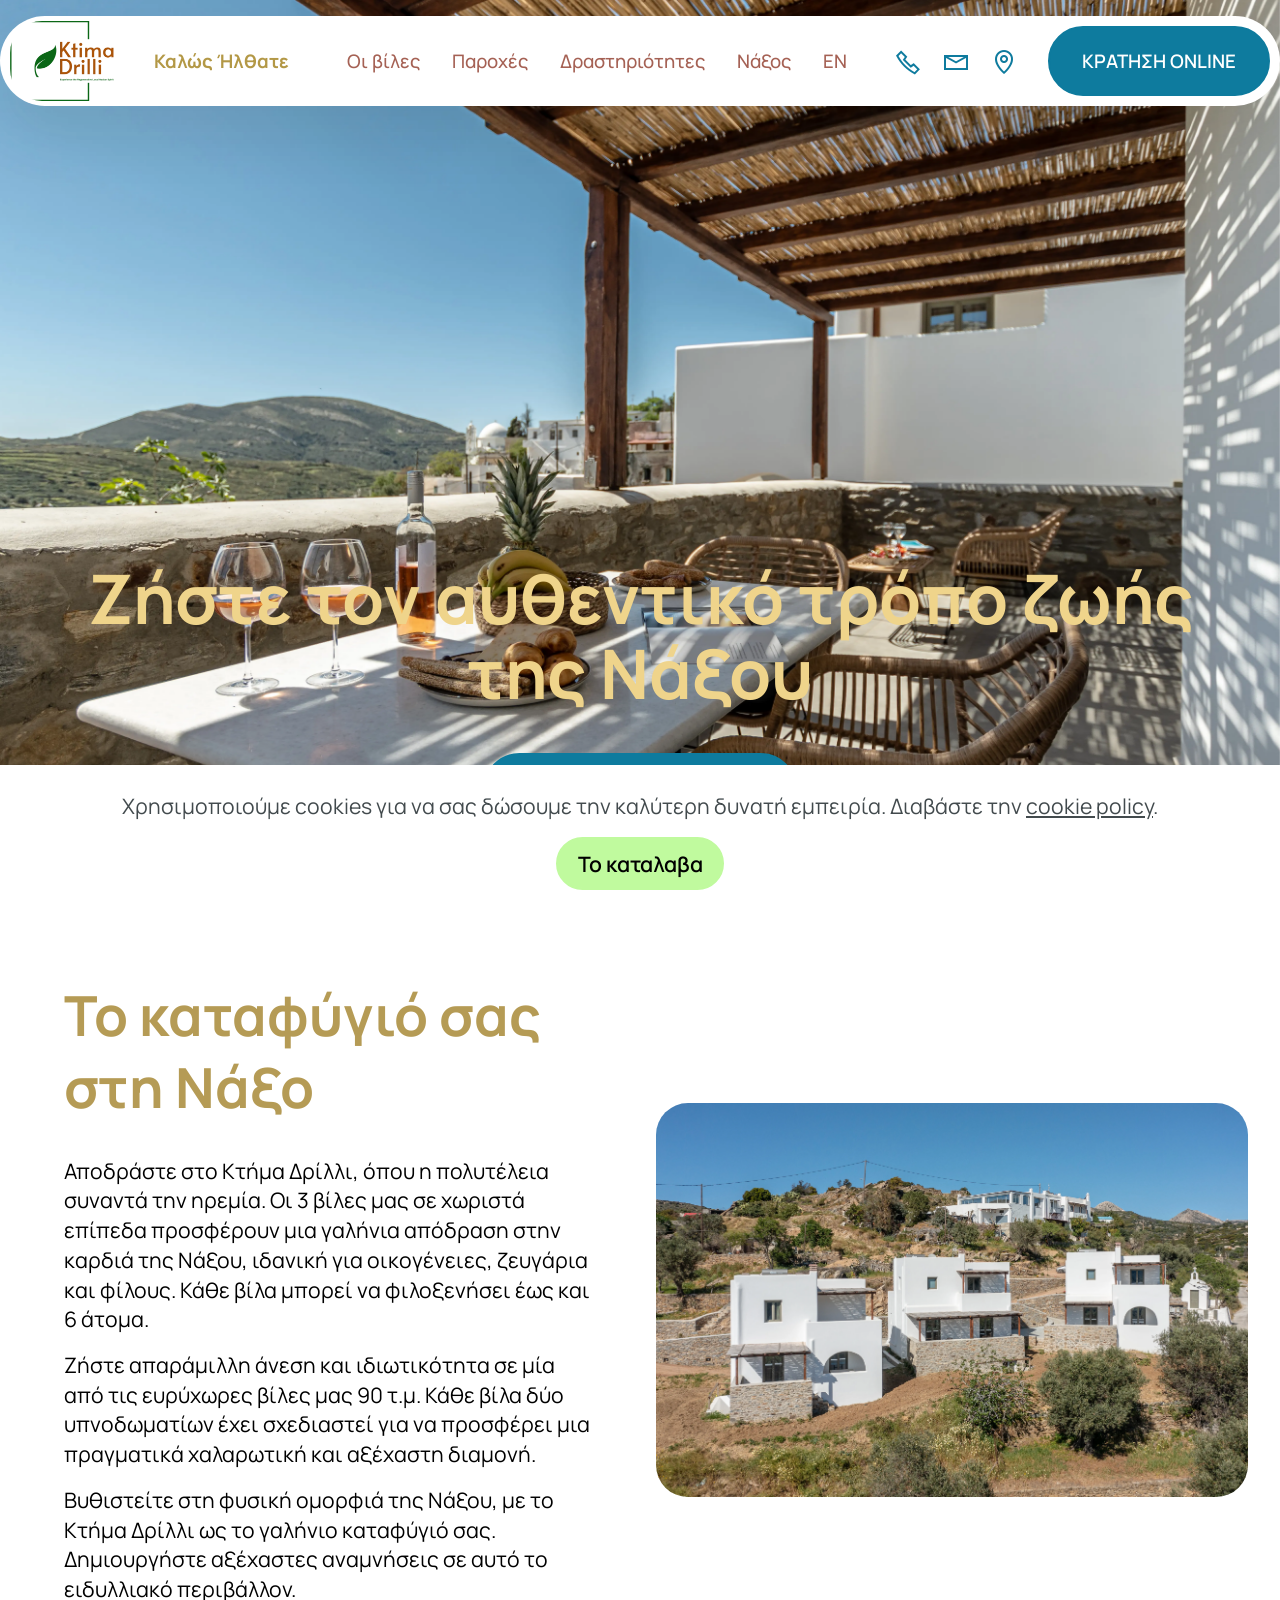
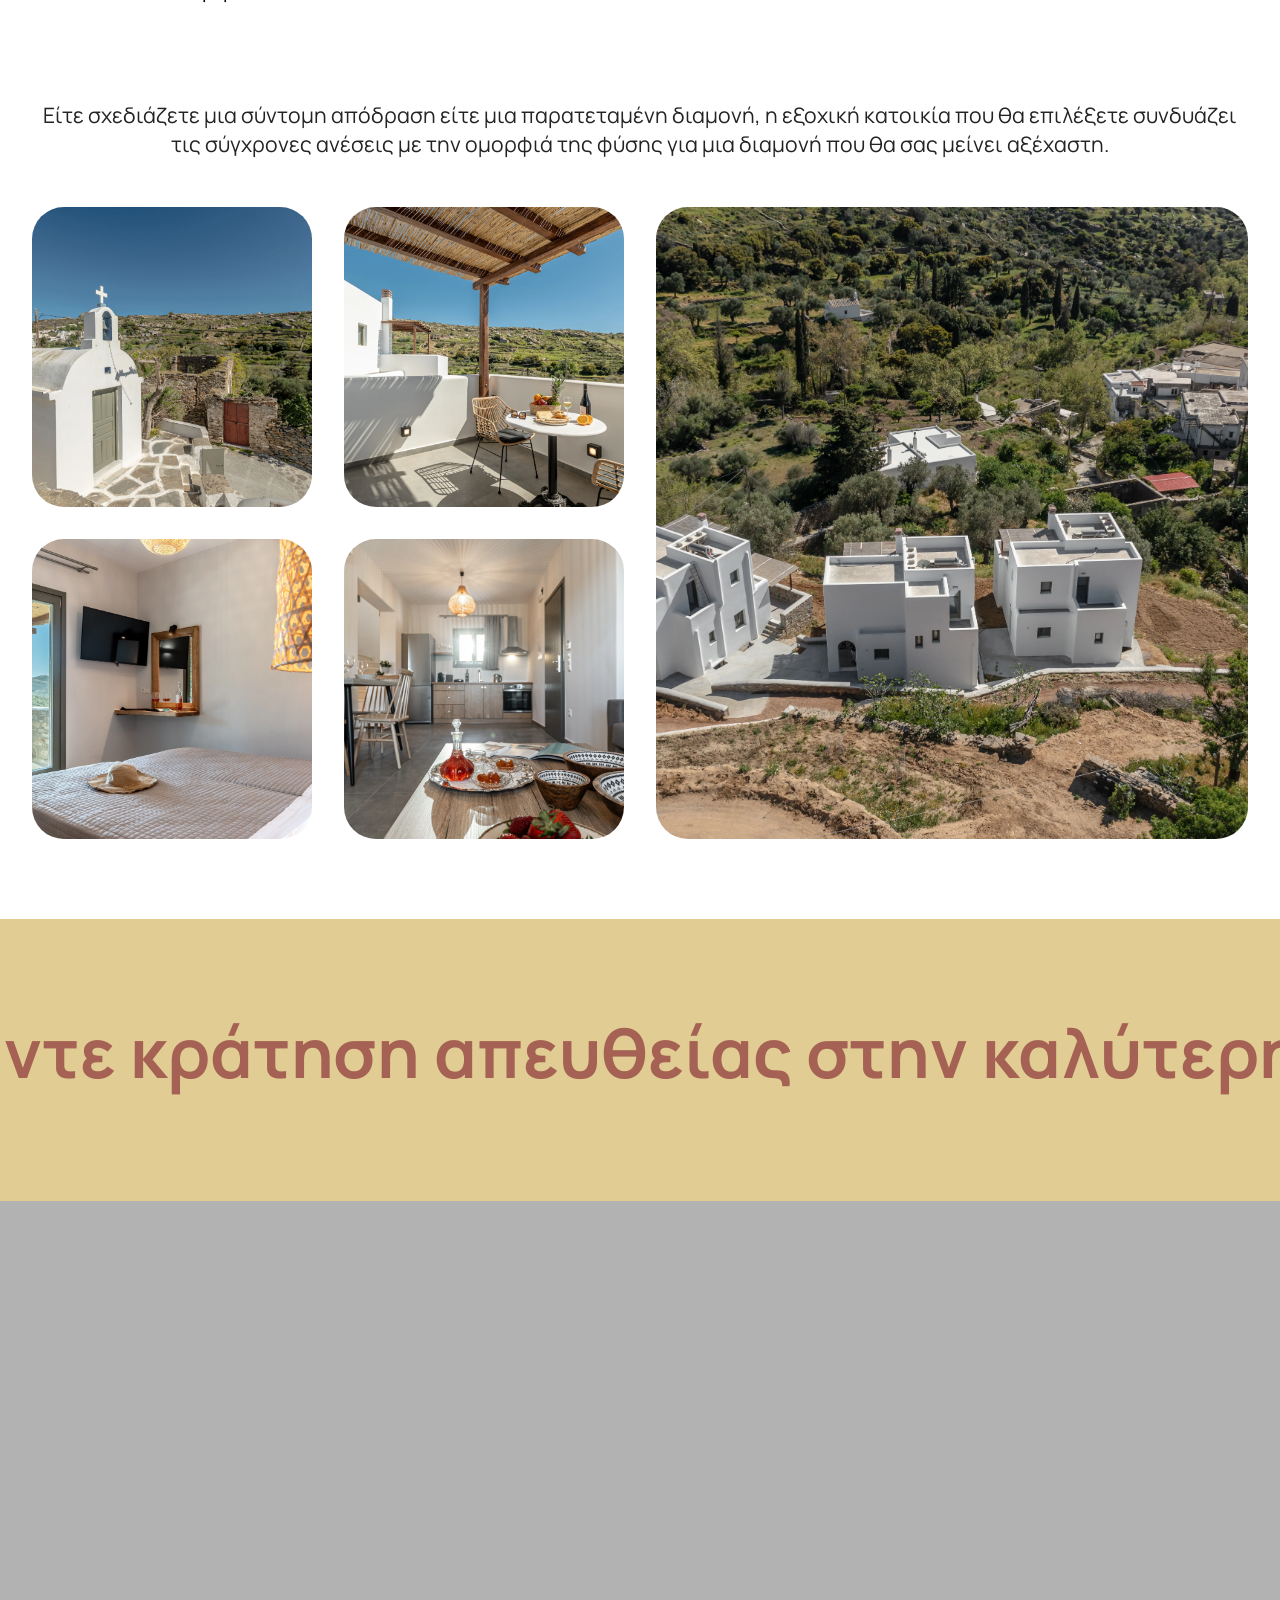
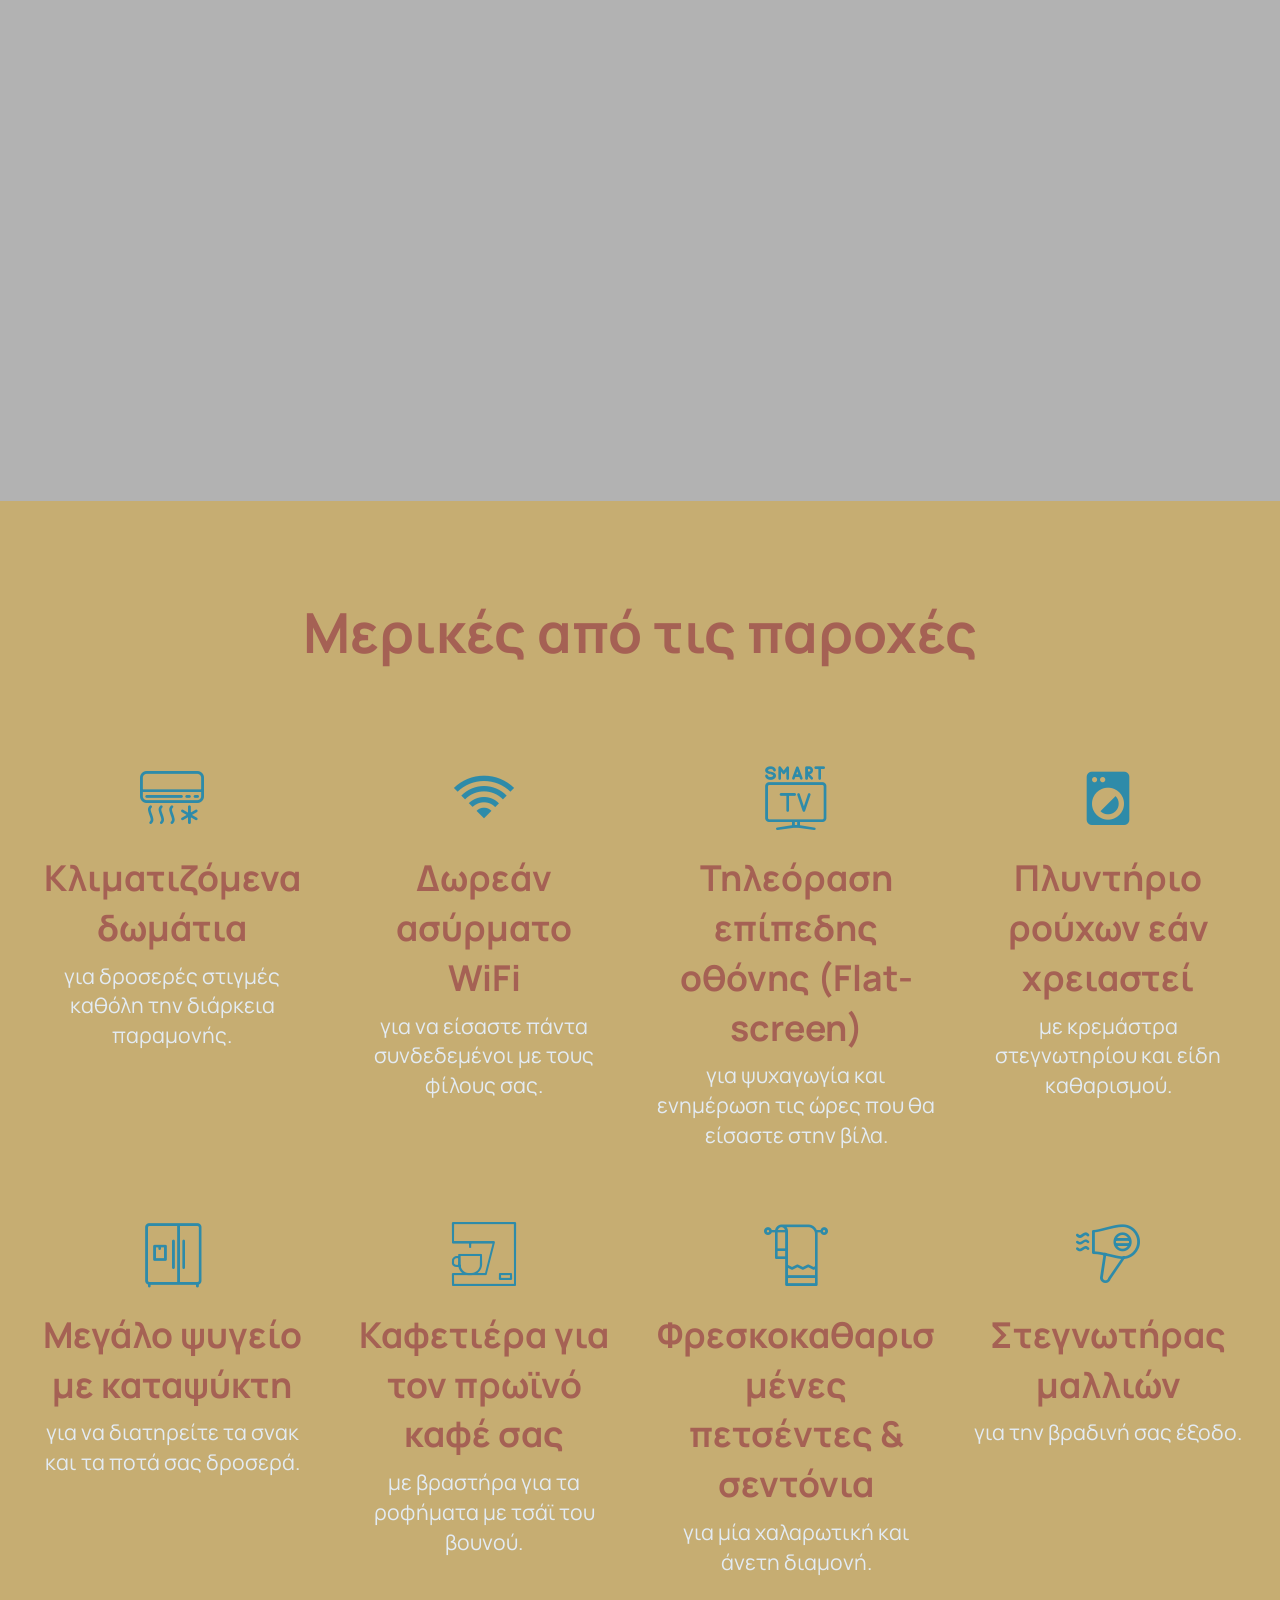
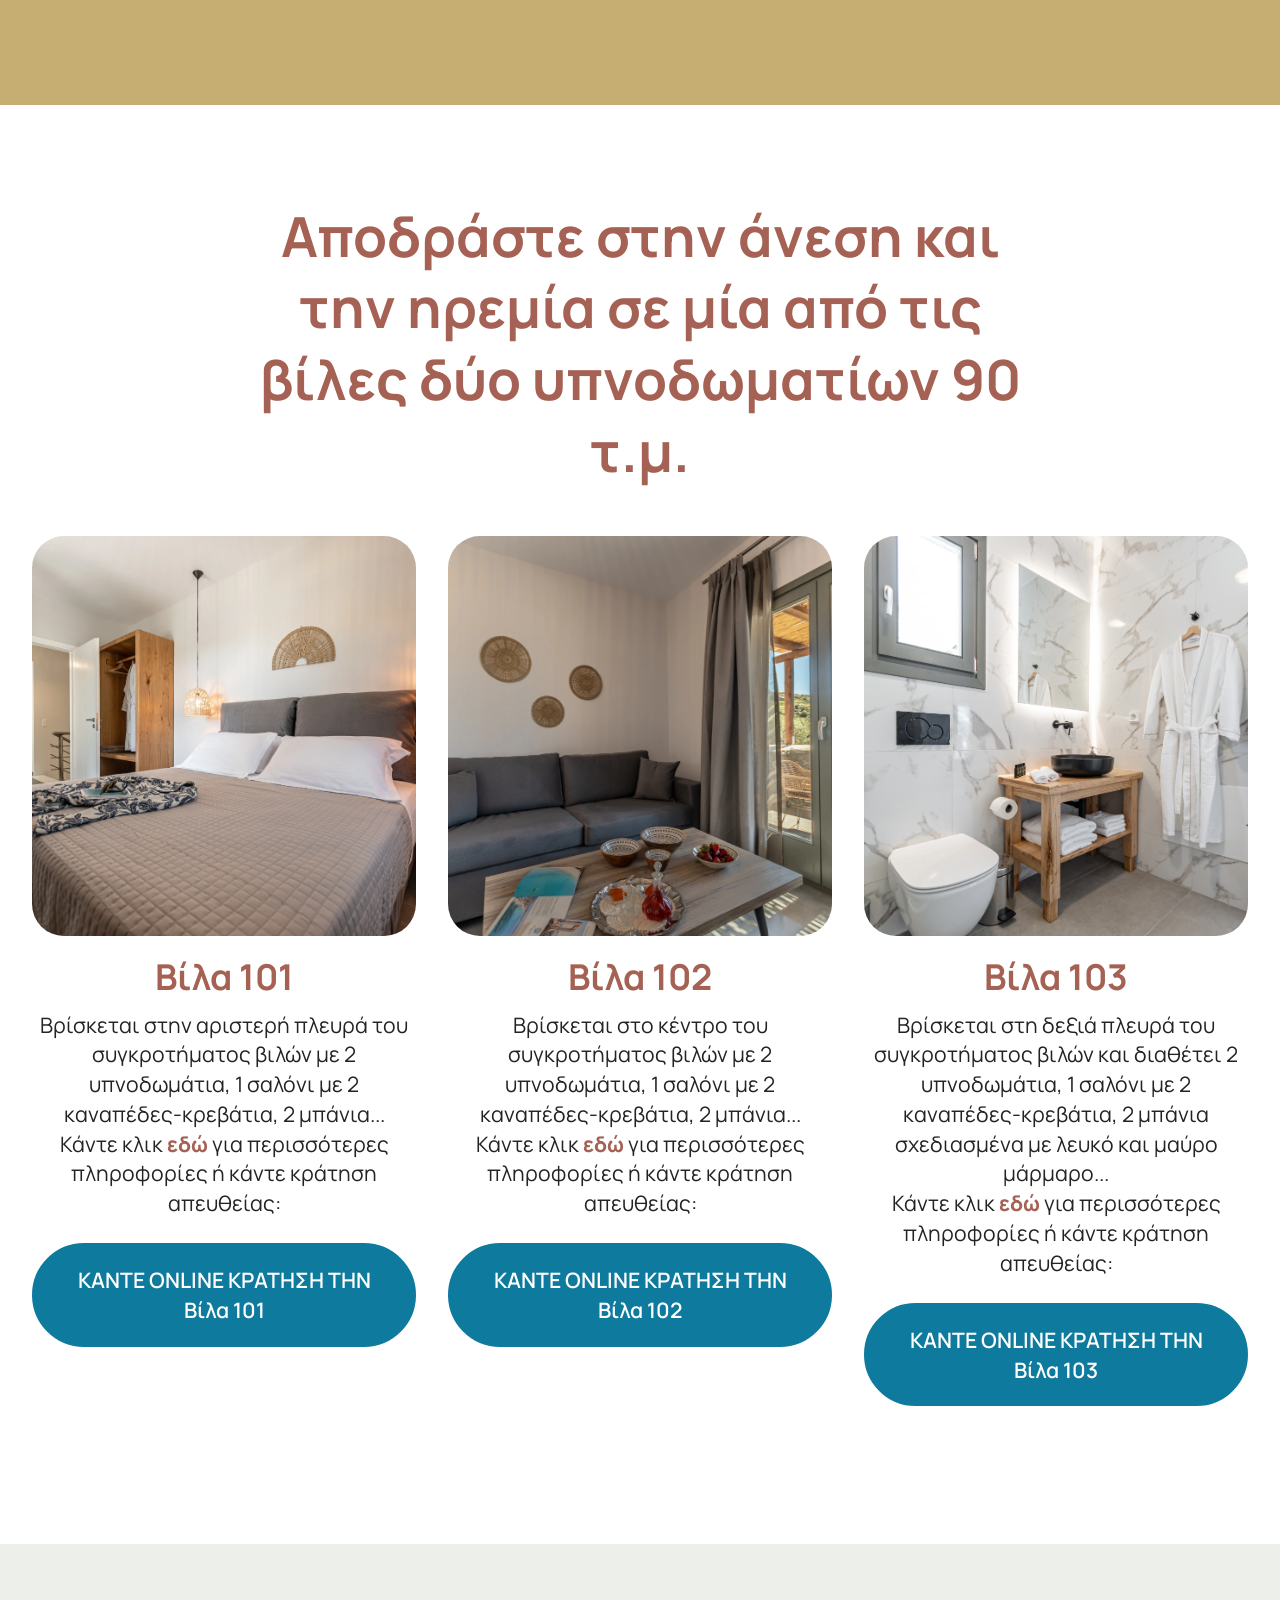
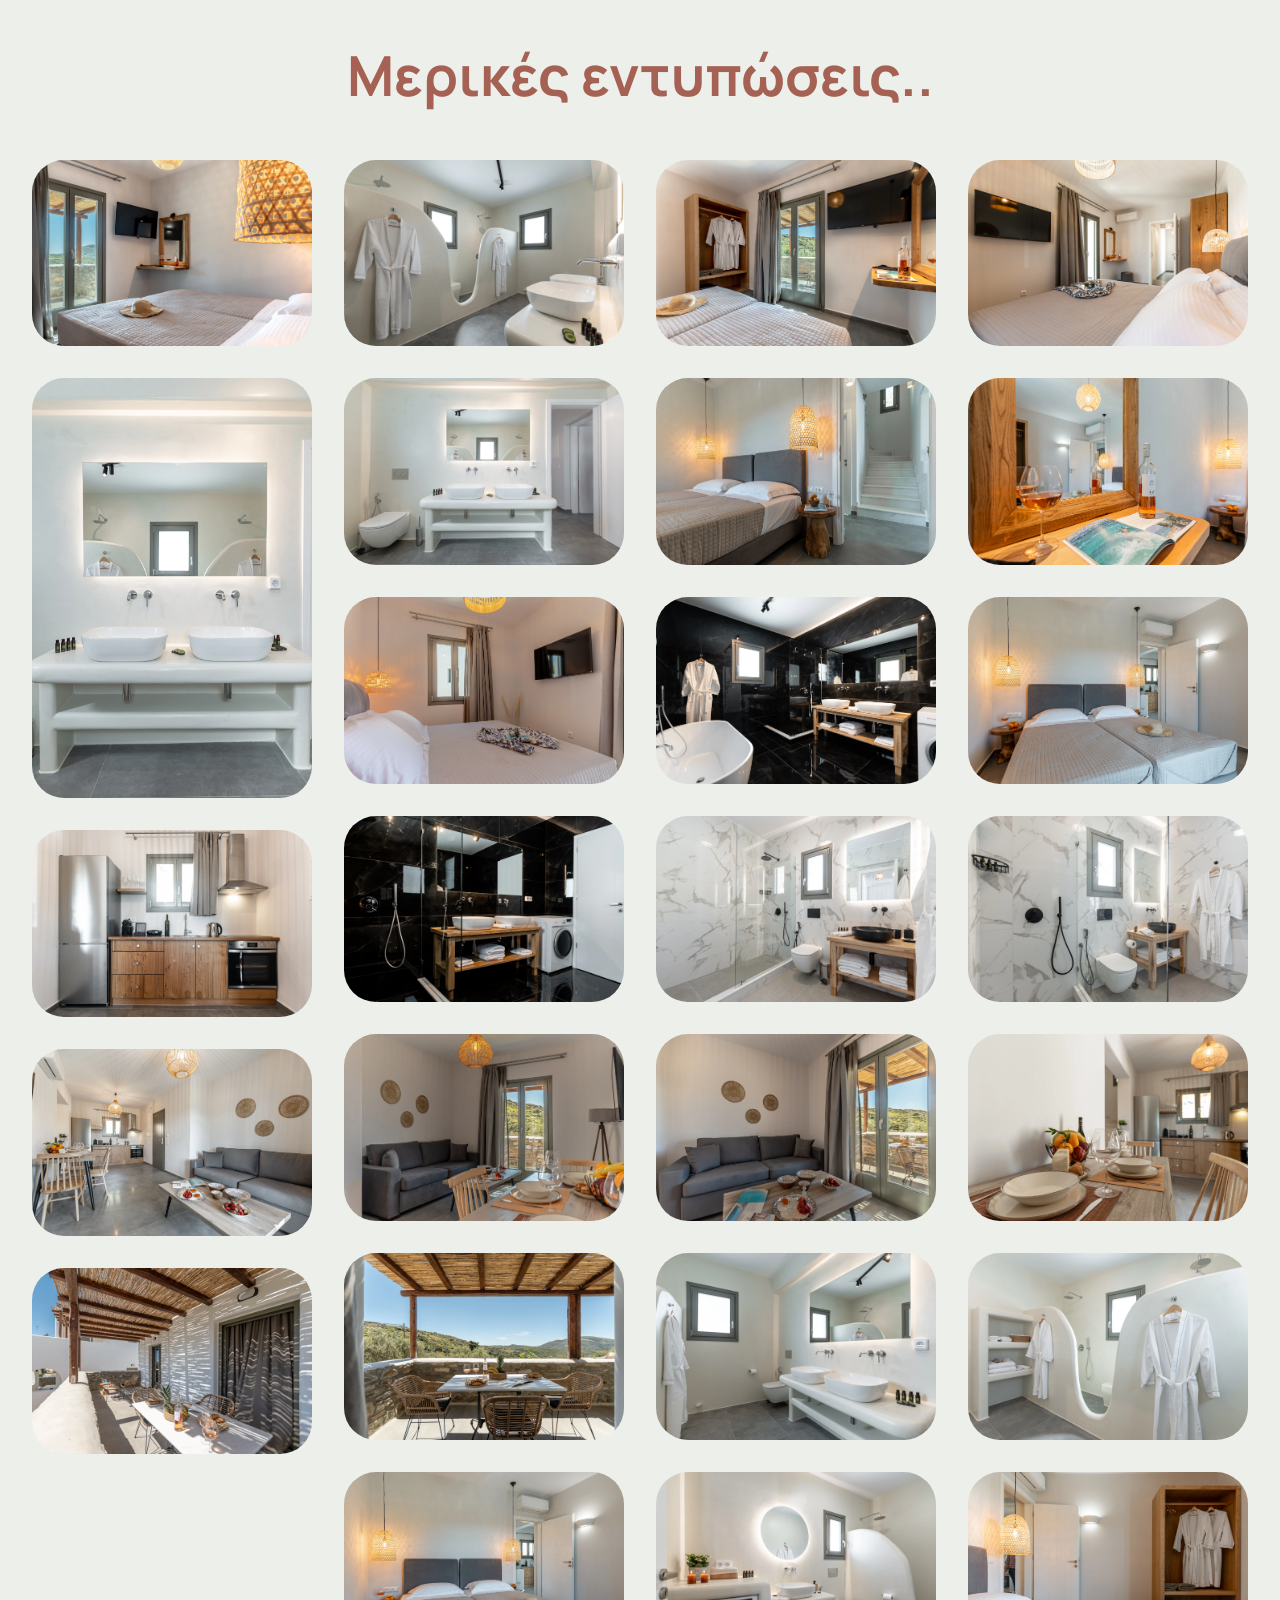
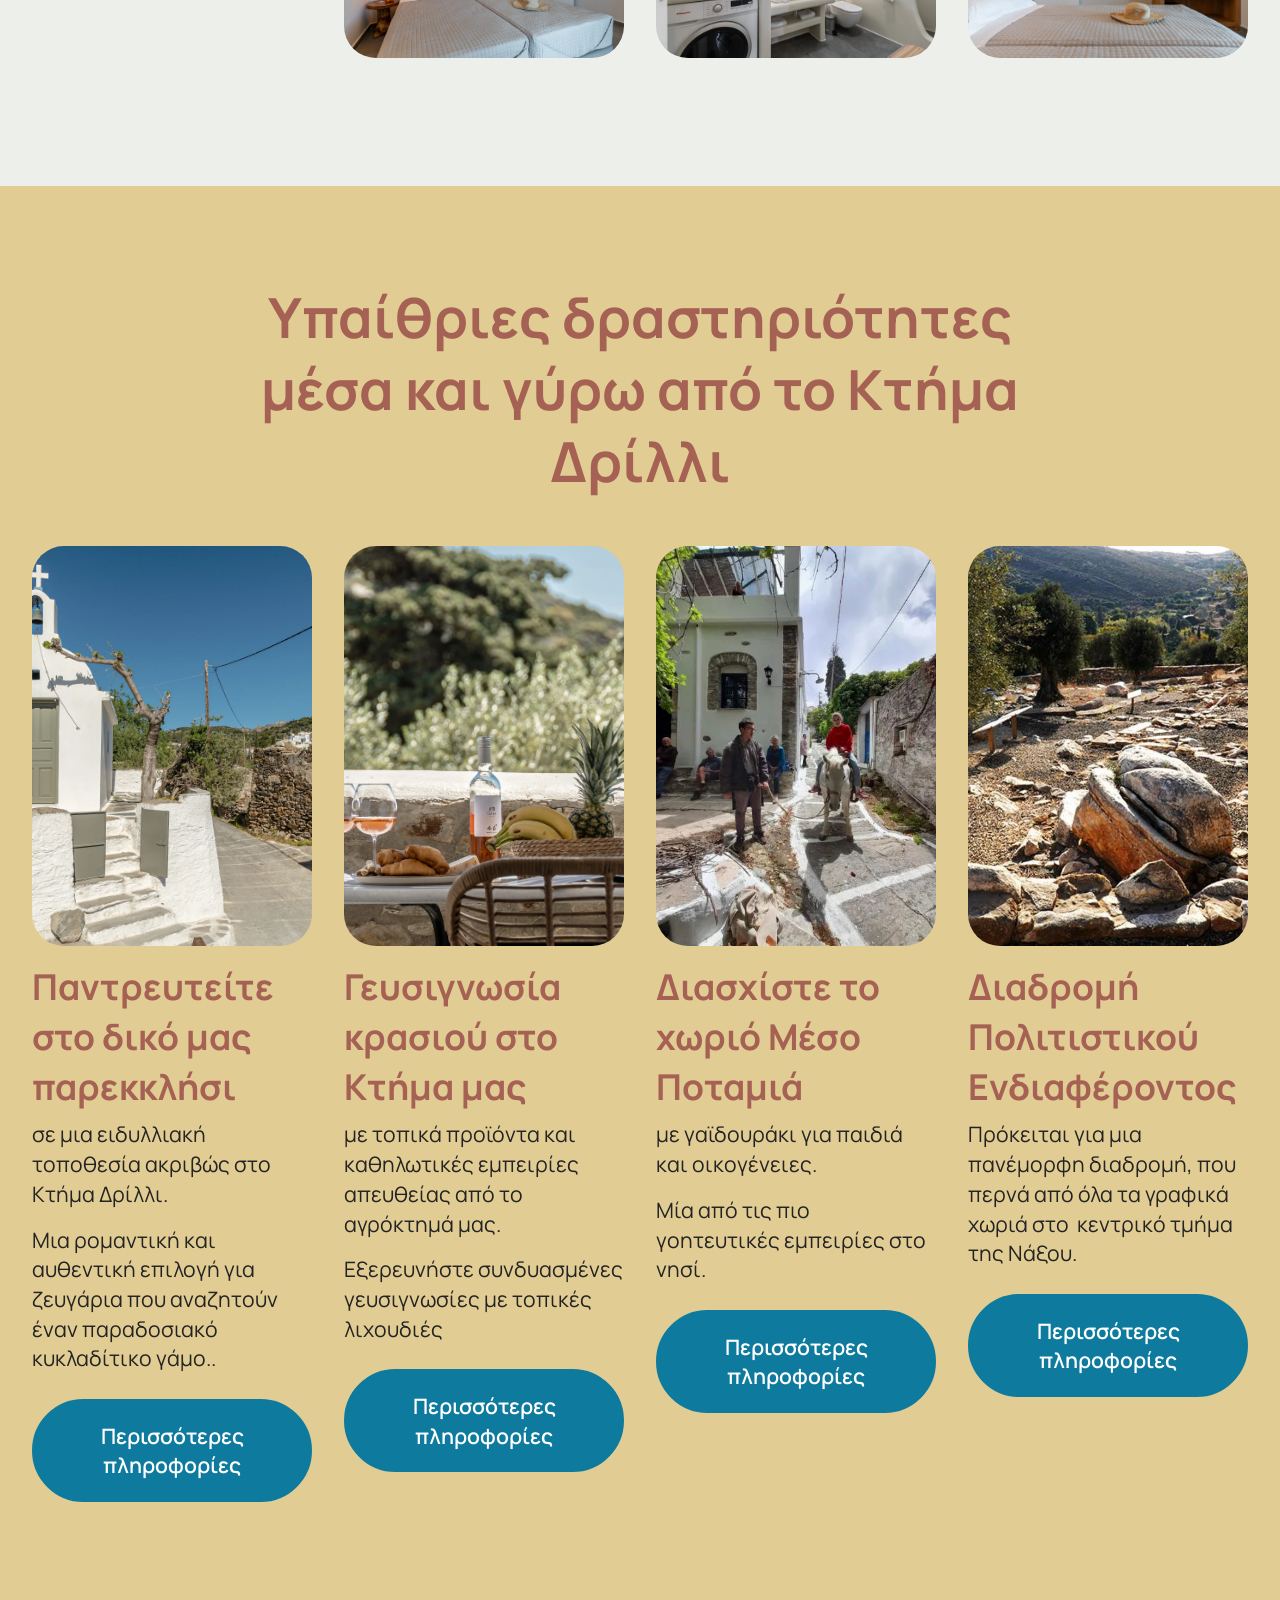
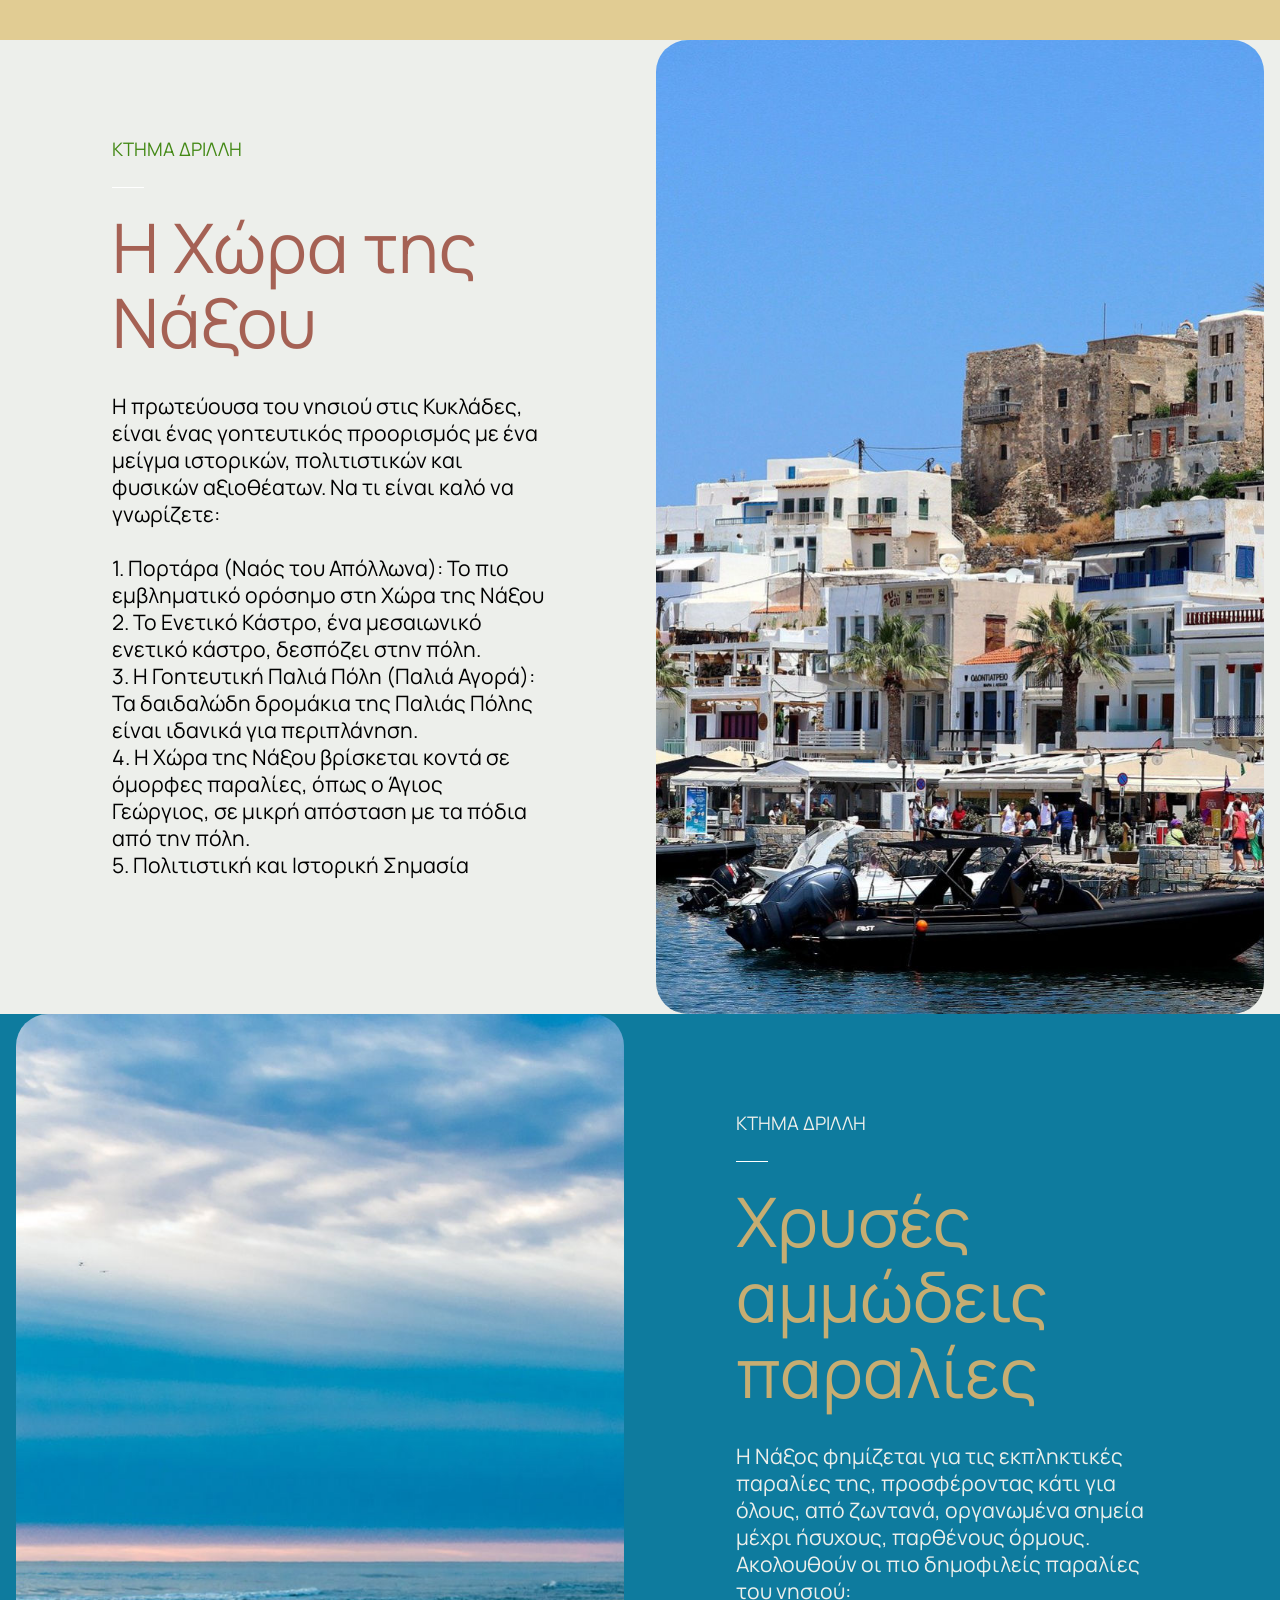
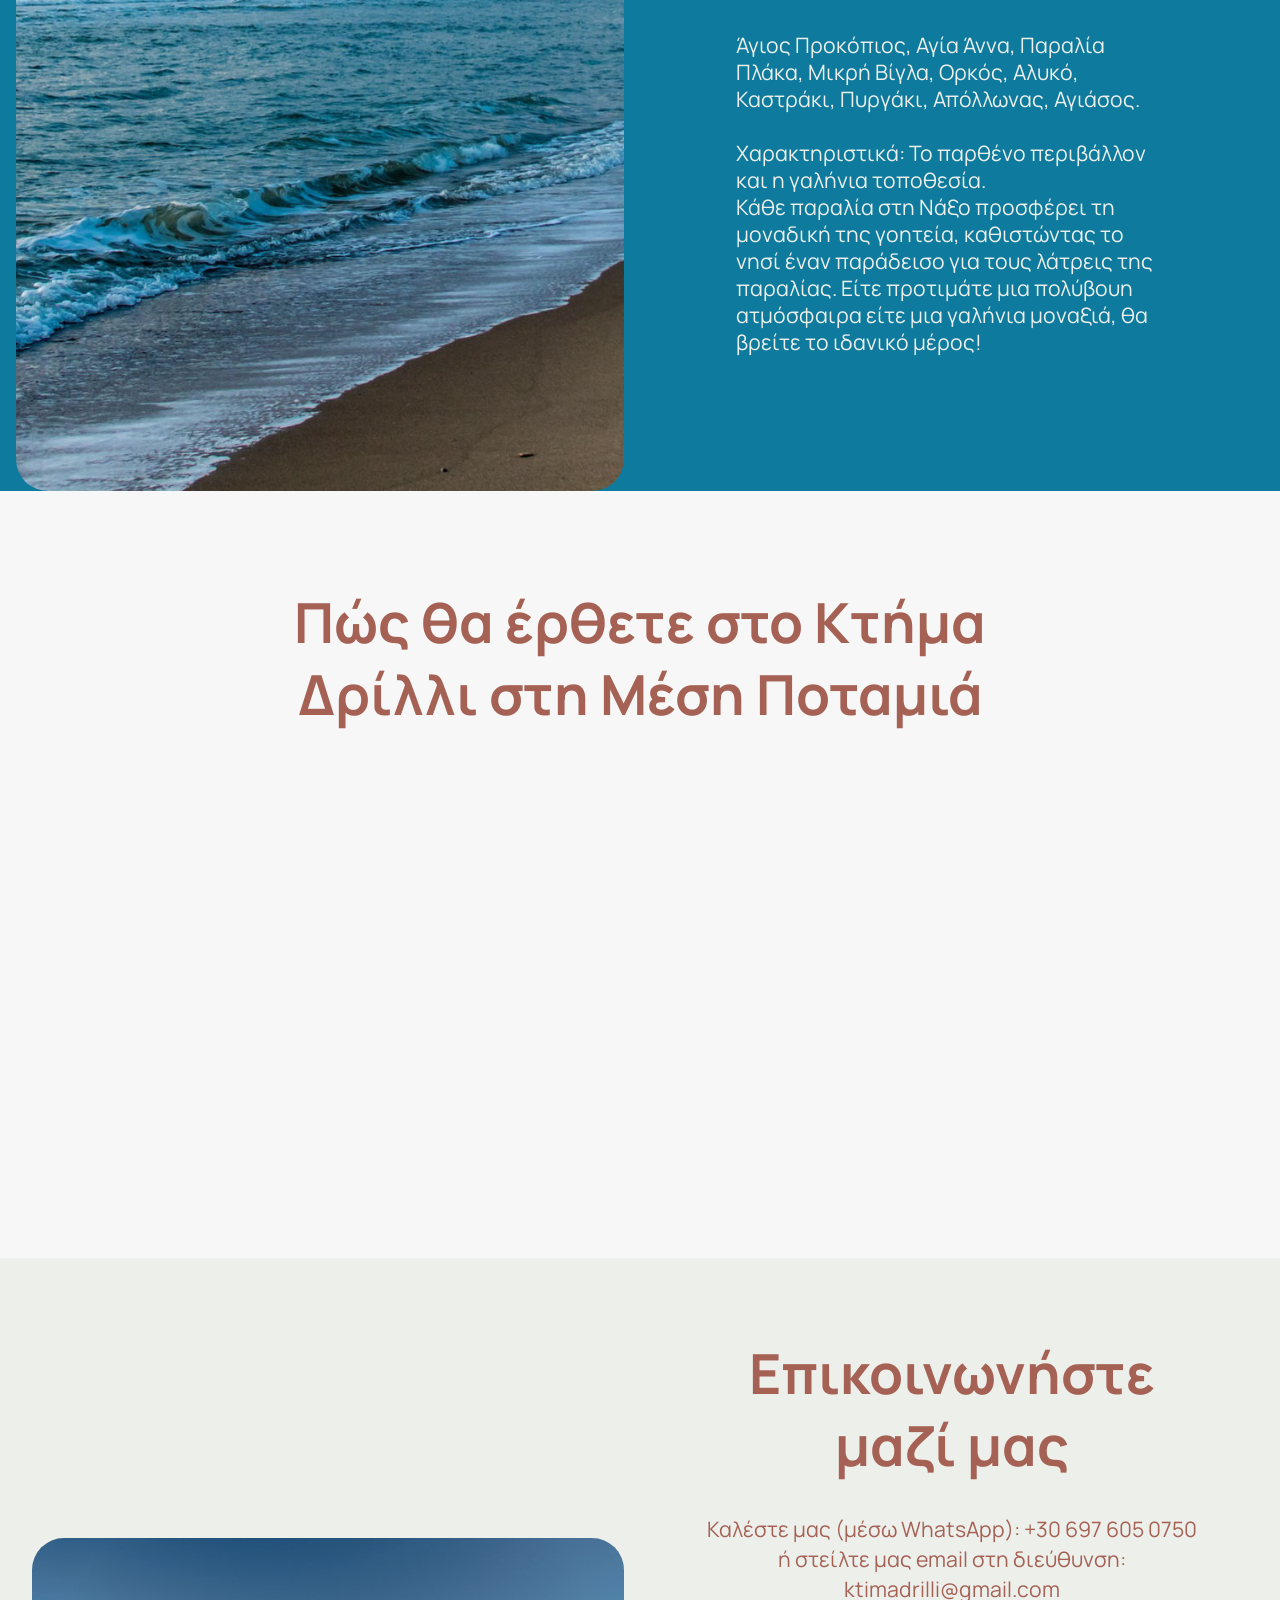
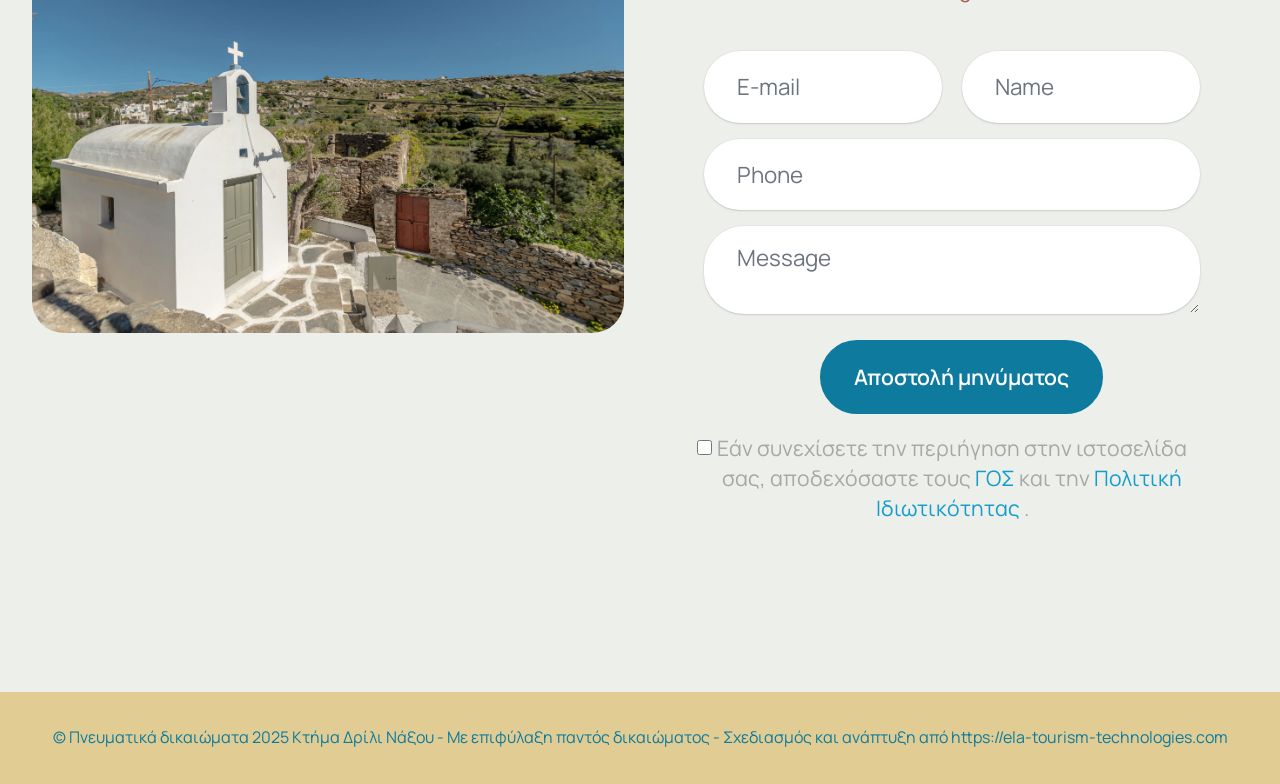
<file: index.html>
<!DOCTYPE html>
<html  >
<head>
  
  <meta charset="UTF-8">
  <meta http-equiv="X-UA-Compatible" content="IE=edge">
  
  <meta name="viewport" content="width=device-width, initial-scale=1, minimum-scale=1">
  <link rel="shortcut icon" href="assets/images/ktima-drilli-logo.webp" type="image/x-icon">
  <meta name="description" content="Το Κτήμα Δρίλλη προσφέρει πολυτελείς βίλες 90 τ.μ. στη Νάξο, που συνδυάζουν άνεση και φυσική ομορφιά. Ιδανικό για οικογένειες, ζευγάρια ή παρέες που αναζητούν μια χαλαρωτική, ιδιωτική απόδραση στην Ελλάδα.">
  
  
  <title>Κτήμα Δρίλλη: Ζήστε τον αυθεντικό τρόπο ζωής της Νάξου</title>
  <link rel="stylesheet" href="assets/web/assets/mobirise-icons2/mobirise2.css">
  <link rel="stylesheet" href="assets/Material-Design-Icons/css/material.css">
  <link rel="stylesheet" href="assets/icon54/style.css">
  <link rel="stylesheet" href="assets/icon54-v3/style.css">
  <link rel="stylesheet" href="assets/icon54-v4/style.css">
  <link rel="stylesheet" href="assets/iconsMind/style.css">
  <link rel="stylesheet" href="assets/bootstrap/css/bootstrap.min.css">
  <link rel="stylesheet" href="assets/parallax/jarallax.css">
  <link rel="stylesheet" href="assets/web/assets/gdpr-plugin/gdpr-styles.css">
  <link rel="stylesheet" href="assets/dropdown/css/style.css">
  <link rel="stylesheet" href="assets/theme/css/style.css">
  <link rel="stylesheet" href="assets/gallery/style.css">
  <link rel="preload" href="https://fonts.googleapis.com/css2?family=Manrope:wght@400;700&display=swap&display=swap" as="style" onload="this.onload=null;this.rel='stylesheet'">
  <noscript><link rel="stylesheet" href="https://fonts.googleapis.com/css2?family=Manrope:wght@400;700&display=swap&display=swap"></noscript>
  <link rel="preload" as="style" href="assets/mobirise/css/mbr-additional.css?v=h1YLTH"><link rel="stylesheet" href="assets/mobirise/css/mbr-additional.css?v=h1YLTH" type="text/css">

  
  
  

</head>
<body>
  
  <section data-bs-version="5.1" class="menu menu2 cid-uKYtBYtmdM" once="menu" id="menu-5-uKYtBYtmdM">
	

	<nav class="navbar navbar-dropdown navbar-fixed-top navbar-expand-lg">
		<div class="container">
			<div class="navbar-brand">
				<span class="navbar-logo">
					
						<img src="assets/images/ktima-drilli-logo.webp" alt="" style="height: 5rem;">
					
				</span>
				<span class="navbar-caption-wrap"><a class="navbar-caption text-warning text-primary display-4" href="index.html#top">Καλώς Ήλθατε</a></span>
			</div>
			<button class="navbar-toggler" type="button" data-toggle="collapse" data-bs-toggle="collapse" data-target="#navbarSupportedContent" data-bs-target="#navbarSupportedContent" aria-controls="navbarNavAltMarkup" aria-expanded="false" aria-label="Toggle navigation">
				<div class="hamburger">
					<span></span>
					<span></span>
					<span></span>
					<span></span>
				</div>
			</button>
			<div class="collapse navbar-collapse" id="navbarSupportedContent">
				<ul class="navbar-nav nav-dropdown" data-app-modern-menu="true"><li class="nav-item">
						<a class="nav-link link text-secondary text-primary display-4" href="index.html#features03-1">Οι βίλες</a>
					</li><li class="nav-item"><a class="nav-link link text-secondary text-primary display-4" href="index.html#features7-5">Παροχές</a></li>
					<li class="nav-item">
						<a class="nav-link link text-secondary text-primary display-4" href="index.html#events-1-uKYtBYwsa6">Δραστηριότητες</a>
					</li><li class="nav-item">
						<a class="nav-link link text-secondary text-primary display-4" href="index.html#features3-b" aria-expanded="false">Νάξος</a>
					</li><li class="nav-item"><a class="nav-link link text-secondary text-primary display-4" href="index.html#features3-b">ΕΝ</a></li></ul>
				<div class="icons-menu">
					<a class="iconfont-wrapper" href="https://wa.me/30 697 605 0750">
						<span class="p-2 mbr-iconfont mobi-mbri-phone mobi-mbri"></span>
					</a>
					<a class="iconfont-wrapper" href="mailto:ktimadrilli@gmail.com">
						<span class="p-2 mbr-iconfont mobi-mbri-letter mobi-mbri"></span>
					</a>
					<a class="iconfont-wrapper" href="index.html#map01-0">
						<span class="p-2 mbr-iconfont mobi-mbri-map-pin mobi-mbri"></span>
					</a>
					
				</div>
				<div class="navbar-buttons mbr-section-btn"><a class="btn btn-danger display-4" href="https://book.roompanda.com/ktima-drili-villas-naxos" target="_blank">ΚΡΑΤΗΣΗ ONLINE</a></div>
			</div>
		</div>
	</nav>
</section>

<section data-bs-version="5.1" class="header16 cid-uKYtBYtxY2 mbr-fullscreen mbr-parallax-background" id="hero-17-uKYtBYtxY2">
  
  
  <div class="container-fluid">
    <div class="row">
      <div class="content-wrap col-12 col-md-12">
        <h1 class="mbr-section-title mbr-fonts-style mbr-white mb-4 display-1">
          <strong>Ζήστε τον αυθεντικό τρόπο ζωής της Νάξου</strong></h1>
        
        
        <div class="mbr-section-btn"><a class="btn btn-danger display-7" href="https://book.roompanda.com/ktima-drili-villas-naxos" target="_blank">ΚΑΝΤΕ ΚΡΑΤΗΣΗ ONLINE</a></div>
      </div>
    </div>
  </div>
</section>

<section data-bs-version="5.1" class="article4 cid-uKYtBYt6i1" id="about-us-4-uKYtBYt6i1">
	

	
	

	<div class="container">
		<div class="row justify-content-center">
			<div class="col-12 col-md-12 col-lg-6 image-wrapper">
				<img class="w-100" src="assets/images/ktima-drilli-3.webp" alt="">
			</div>
			<div class="col-12 col-md-12 col-lg">
				<div class="text-wrapper align-left">
					<h1 class="mbr-section-title mbr-fonts-style mb-4 display-2"><strong>Το καταφύγιό σας στη Νάξο</strong></h1>
					<p class="mbr-text mbr-fonts-style mb-3 display-7">Αποδράστε στο Κτήμα Δρίλλι, όπου η πολυτέλεια συναντά την ηρεμία. Οι 3 βίλες μας σε χωριστά επίπεδα προσφέρουν μια γαλήνια απόδραση στην καρδιά της Νάξου, ιδανική για οικογένειες, ζευγάρια και φίλους. Κάθε βίλα μπορεί να φιλοξενήσει έως και 6 άτομα.</p>

					<p class="mbr-text mbr-fonts-style mb-3 display-7">Ζήστε απαράμιλλη άνεση και ιδιωτικότητα σε μία από τις ευρύχωρες βίλες μας 90 τ.μ. Κάθε βίλα δύο υπνοδωματίων έχει σχεδιαστεί για να προσφέρει μια πραγματικά χαλαρωτική και αξέχαστη διαμονή.</p>
					<p class="mbr-text mbr-fonts-style mb-3 display-7">Βυθιστείτε στη φυσική ομορφιά της Νάξου, με το Κτήμα Δρίλλι ως το γαλήνιο καταφύγιό σας. Δημιουργήστε αξέχαστες αναμνήσεις σε αυτό το ειδυλλιακό περιβάλλον.</p>
					
				</div>
			</div>
		</div>
	</div>
</section>

<section data-bs-version="5.1" class="gallery05 cid-uNybb26QUa" id="gallery05-3">
    

    
    
    <div class="container">
        <div class="row justify-content-center">
            <div class="col-md-12 content-head mb-5">
                
                <p class="mbr-text mbr-fonts-style mt-4 mb-0 display-7">
                    Είτε σχεδιάζετε μια σύντομη απόδραση είτε μια παρατεταμένη διαμονή, η εξοχική κατοικία που θα επιλέξετε συνδυάζει τις σύγχρονες ανέσεις με την ομορφιά της φύσης για μια διαμονή που θα σας μείνει αξέχαστη.</p>
            </div>
        </div>
        <div class="row justify-content-center  blockContent">
            <div class="col-12 col-lg-6">
                <div class="row">
                    <div class="col-xs-12 col-sm-12 col-md-6 col-lg-6 active">
                        <div class="item-wrapper">
                            <div class="item-img">
                                <img src="assets/images/ktima-drilli-11.webp" alt="" title="" data-slide-to="0" data-bs-slide-to="0" class="smallImage">
                            </div>

                        </div>
                    </div>
                    <div class="col-md-6 col-xs-12 col-sm-12 col-lg-6">
                        <div class="item-wrapper">
                            <div class="item-img">
                                <img src="assets/images/ktima-drilli-108.webp" alt="" title="" data-slide-to="1" data-bs-slide-to="1" class="smallImage">
                            </div>

                        </div>
                    </div>
                    <div class="col-xs-12 col-sm-12 col-md-6 col-lg-6">
                        <div class="item-wrapper">
                            <div class="item-img">
                                <img src="assets/images/ktima-drilli-61.webp" alt="" title="" data-slide-to="2" data-bs-slide-to="2" class="smallImage">
                            </div>
                        </div>
                    </div>
                    <div class="col-xs-12 col-sm-12 col-md-6 col-lg-6">
                        <div class="item-wrapper">
                            <div class="item-img">
                                <img src="assets/images/ktima-drilli-32.webp" alt="" title="" data-slide-to="3" data-bs-slide-to="3" class="smallImage">
                            </div>
                        </div>
                    </div>
                </div>
            </div>
            <div class="col-12 col-lg-6">
                <div class="item-wrapper">
                    <div class="item-img ">
                        <img class="w-100 largeImage" src="assets/images/ktima-drilli-6.webp" alt="" data-slide-to="3" data-bs-slide-to="3">
                    </div>

                </div>
            </div>
        </div>
    </div>
</section>

<section data-bs-version="5.1" class="gallery10 cid-uKYtBYyLE2" id="features-61-uKYtBYyLE2">
  


  <div class="container-fluid">

      <div class="loop-container">
        <div class="item display-1" data-linewords="Κάντε κράτηση απευθείας στην καλύτερη τιμή και εξοικονομήστε έως και 20%*" data-direction="-1" data-speed="0.05">☁️ Best offers ☁️ Free delivery ☁️ Perfect design ☁️ Comfort ☁️ Support 24/7 ☁️ Vibes</div>

        <div class="item display-1" data-linewords="Κάντε κράτηση απευθείας στην καλύτερη τιμή και εξοικονομήστε έως και 20%*" data-direction="-1" data-speed="0.05">☁️ Best offers ☁️ Free delivery ☁️ Perfect design ☁️ Comfort ☁️ Support 24/7 ☁️ Vibes</div>
      </div>
    
  </div>
</section>

<section data-bs-version="5.1" class="header18 cid-uKYtBYvXwP mbr-fullscreen mbr-parallax-background" id="video-5-uKYtBYvXwP">
  

  <div class="mbr-overlay" style="opacity: 0.3; background-color: rgb(0, 0, 0);"></div>
  <div class="container-fluid">
    <div class="row">
    </div>
  </div>
</section>

<section data-bs-version="5.1" class="formulam5 features7 cid-uNWDgXG5sq" id="features7-5">
  

  
  
  <div class="container-fluid">
    <div class="row justify-content-center mb-5">
      <div class="col-12 mb-0 content-head">
        <h3 class="mbr-section-title mbr-fonts-style align-center display-2"><strong>Μερικές από τις παροχές</strong></h3>
        
      </div>
    </div>
    <div class="row justify-content-center">
      <div class="item features-without-image col-12 col-md-6 col-lg-3">
        <div class="item-wrapper">
          <div class="card-box align-left">
            <div class="iconfont-wrapper mb-3">
              <span class="mbr-iconfont icon54-v1-air-conditioner1"></span>
            </div>
            <h5 class="card-title mbr-fonts-style display-5">
              <strong>Κλιματιζόμενα δωμάτια</strong></h5>
            <p class="card-text mbr-fonts-style mb-3 display-7">για δροσερές στιγμές καθόλη την διάρκεια παραμονής.
            </p>

          </div>
        </div>
      </div>
      <div class="item features-without-image col-12 col-md-6 col-lg-3">
        <div class="item-wrapper">
          <div class="card-box align-left">
            <div class="iconfont-wrapper mb-3">
              <span class="mbr-iconfont mobi-mbri-wifi mobi-mbri"></span>
            </div>
            <h5 class="card-title mbr-fonts-style display-5">
              <strong>Δωρεάν ασύρματο <br>WiFi</strong></h5>
            <p class="card-text mbr-fonts-style mb-3 display-7">για να είσαστε πάντα συνδεδεμένοι με τους φίλους σας.</p>

          </div>
        </div>
      </div>
      <div class="item features-without-image col-12 col-md-6 col-lg-3">
        <div class="item-wrapper">
          <div class="card-box align-left">
            <div class="iconfont-wrapper mb-3">
              <span class="mbr-iconfont icon54-v3-smart-tv"></span>
            </div>
            <h5 class="card-title mbr-fonts-style display-5">
              <strong>Τηλεόραση επίπεδης οθόνης (Flat-screen)</strong></h5>
            <p class="card-text mbr-fonts-style mb-3 display-7">για ψυχαγωγία και ενημέρωση τις ώρες που θα είσαστε στην βίλα.
            </p>

          </div>
        </div>
      </div><div class="item features-without-image col-12 col-md-6 col-lg-3">
        <div class="item-wrapper">
          <div class="card-box align-left">
            <div class="iconfont-wrapper mb-3">
              <span class="mbr-iconfont mdi-maps-local-laundry-service"></span>
            </div>
            <h5 class="card-title mbr-fonts-style display-5">
              <strong>Πλυντήριο ρούχων εάν χρειαστεί</strong></h5>
            <p class="card-text mbr-fonts-style mb-3 display-7">με κρεμάστρα στεγνωτηρίου και είδη καθαρισμού.
            </p>

          </div>
        </div>
      </div><div class="item features-without-image col-12 col-md-6 col-lg-3">
        <div class="item-wrapper">
          <div class="card-box align-left">
            <div class="iconfont-wrapper mb-3">
              <span class="mbr-iconfont icon54-v4-refrigerator"></span>
            </div>
            <h5 class="card-title mbr-fonts-style display-5">
              <strong>Μεγάλο ψυγείο με καταψύκτη</strong></h5>
            <p class="card-text mbr-fonts-style mb-3 display-7">για να διατηρείτε τα σνακ και τα ποτά σας δροσερά.
            </p>

          </div>
        </div>
      </div><div class="item features-without-image col-12 col-md-6 col-lg-3">
        <div class="item-wrapper">
          <div class="card-box align-left">
            <div class="iconfont-wrapper mb-3">
              <span class="mbr-iconfont imind-coffee-machine"></span>
            </div>
            <h5 class="card-title mbr-fonts-style display-5">
              <strong>Καφετιέρα για τον πρωϊνό καφέ σας</strong></h5>
            <p class="card-text mbr-fonts-style mb-3 display-7">με βραστήρα για τα ροφήματα με τσάϊ του βουνού.</p>

          </div>
        </div>
      </div><div class="item features-without-image col-12 col-md-6 col-lg-3">
        <div class="item-wrapper">
          <div class="card-box align-left">
            <div class="iconfont-wrapper mb-3">
              <span class="mbr-iconfont icon54-v3-towels-3"></span>
            </div>
            <h5 class="card-title mbr-fonts-style display-5">
              <strong>Φρεσκοκαθαρισμένες πετσέντες &amp; σεντόνια</strong></h5>
            <p class="card-text mbr-fonts-style mb-3 display-7">για μία χαλαρωτική και άνετη διαμονή.
            </p>

          </div>
        </div>
      </div><div class="item features-without-image col-12 col-md-6 col-lg-3">
        <div class="item-wrapper">
          <div class="card-box align-left">
            <div class="iconfont-wrapper mb-3">
              <span class="mbr-iconfont icon54-v1-hairdryer"></span>
            </div>
            <h5 class="card-title mbr-fonts-style display-5">
              <strong>Στεγνωτήρας μαλλιών</strong></h5>
            <p class="card-text mbr-fonts-style mb-3 display-7">για την βραδινή σας έξοδο.
            </p>

          </div>
        </div>
      </div>
      <div class="col-12">

        
      </div>
    </div>
  </div>
</section>

<section data-bs-version="5.1" class="features03 cid-uLyL7iqrpQ" id="features03-1">
	
	
	<div class="container-fluid">
		<div class="row justify-content-center mb-5">
			<div class="col-12 content-head">
				<div class="mbr-section-head">
					<h4 class="mbr-section-title mbr-fonts-style align-center mb-0 display-2"><strong>Αποδράστε στην άνεση και την ηρεμία σε μία από τις βίλες δύο υπνοδωματίων 90 τ.μ.</strong></h4>
					
				</div>
			</div>
		</div>
		<div class="row">
			<div class="item features-image col-12 col-md-6 col-lg-4 active">
				<div class="item-wrapper">
					<div class="item-img mb-3">
						<a href="page1.html#slider3-r"><img src="assets/images/ktima-drilli-99.webp" alt="" title=""></a>
					</div>
					<div class="item-content align-left">
						<h5 class="item-title mbr-fonts-style mt-0 mb-2 display-5"><a href="page1.html#slider3-r" class="text-secondary"><strong>Βίλα 101</strong></a></h5>
						<p class="mbr-text mbr-fonts-style mb-3 display-7">Βρίσκεται στην αριστερή πλευρά του συγκροτήματος βιλών με 2 υπνοδωμάτια, 1 σαλόνι με 2 καναπέδες-κρεβάτια, 2 μπάνια...<br>Κάντε κλικ&nbsp;<a href="page1.html#slider3-r" class="text-secondary"><strong>εδώ</strong></a>&nbsp;για περισσότερες πληροφορίες ή κάντε κράτηση απευθείας:</p>
						<div class="mbr-section-btn item-footer"><a href="https://book.roompanda.com/ktima-drili-villas-naxos" class="btn item-btn btn-danger display-7" target="_blank">ΚΑΝΤΕ ONLINE ΚΡΑΤΗΣΗ ΤΗΝ Βίλα 101</a></div>
					</div>
				</div>
			</div>
			<div class="item features-image col-12 col-md-6 col-lg-4">
				<div class="item-wrapper">
					<div class="item-img mb-3">
						<a href="page2.html#slider3-x"><img src="assets/images/ktima-drilli-16.webp" alt="" title="" data-slide-to="1" data-bs-slide-to="1"></a>
					</div>
					<div class="item-content align-left">
						<h5 class="item-title mbr-fonts-style mb-2 mt-0 display-5"><a href="page2.html#slider3-x" class="text-secondary"><strong>Βίλα 102</strong></a></h5>
						<p class="mbr-text mbr-fonts-style mb-3 display-7">
						Βρίσκεται στο κέντρο του συγκροτήματος βιλών με 2 υπνοδωμάτια, 1 σαλόνι με 2 καναπέδες-κρεβάτια, 2 μπάνια...<br>Κάντε κλικ <a href="page2.html#slider3-x" class="text-secondary"><strong>εδώ</strong></a>&nbsp;για περισσότερες πληροφορίες ή κάντε κράτηση απευθείας:<br>
						</p>
						<div class="mbr-section-btn item-footer"><a href="https://book.roompanda.com/ktima-drili-villas-naxos" class="btn item-btn btn-danger display-7" target="_blank">ΚΑΝΤΕ ONLINE ΚΡΑΤΗΣΗ ΤΗΝ Βίλα 102</a></div>
					</div>
				</div>
			</div>
			<div class="item features-image col-12 col-md-6 col-lg-4">
				<div class="item-wrapper">
					<div class="item-img mb-3">
						<a href="page3.html#slider3-15"><img src="assets/images/ktima-drilli-132.webp" alt="" title="" data-slide-to="2" data-bs-slide-to="2"></a>
					</div>
					<div class="item-content align-left">
						<h5 class="item-title mbr-fonts-style mb-2 mt-0 display-5"><a href="page3.html#slider3-15" class="text-secondary"><strong>Βίλα 103</strong></a></h5>
						<p class="mbr-text mbr-fonts-style mb-3 display-7">Βρίσκεται στη δεξιά πλευρά του συγκροτήματος βιλών και διαθέτει 2 υπνοδωμάτια, 1 σαλόνι με 2 καναπέδες-κρεβάτια, 2 μπάνια σχεδιασμένα με λευκό και μαύρο μάρμαρο...<br>Κάντε κλικ&nbsp;<a href="page3.html#slider3-15" class="text-secondary"><strong>εδώ</strong></a>&nbsp;για περισσότερες πληροφορίες ή κάντε κράτηση απευθείας:<br>
						</p>
						<div class="mbr-section-btn item-footer"><a href="https://book.roompanda.com/ktima-drili-villas-naxos" class="btn item-btn btn-danger display-7" target="_blank">ΚΑΝΤΕ ONLINE ΚΡΑΤΗΣΗ ΤΗΝ Βίλα 103</a></div>
					</div>
				</div>
			</div>
		</div>
	</div>
</section>

<section data-bs-version="5.1" class="gallery1 mbr-gallery cid-uO5lzoY9HJ" id="gallery02-7">   
    
    

    <div class="container-fluid">
        <div class="row justify-content-center">
            <div class="col-12 content-head">
                <div class="mbr-section-head mb-5">
                    <h3 class="mbr-section-title mbr-fonts-style align-center m-0 display-2"><strong>Μερικές εντυπώσεις..</strong></h3>
                    
                </div>
            </div>
        </div>
        <div class="row mbr-gallery mbr-masonry" data-masonry="{&quot;percentPosition&quot;: true }">
            <div class="col-12 col-md-6 col-lg-3 item gallery-image">
                <div class="item-wrapper" data-toggle="modal" data-bs-toggle="modal" data-target="#vpLxoYRDfE-modal" data-bs-target="#vpLxoYRDfE-modal">
                    <img class="w-100" src="assets/images/ktima-drilli-61.webp" alt="" data-slide-to="0" data-bs-slide-to="0" data-target="#lb-vpLxoYRDfE" data-bs-target="#lb-vpLxoYRDfE">
                    <div class="icon-wrapper">
                        <span class="mobi-mbri mobi-mbri-search mbr-iconfont mbr-iconfont-btn"></span>
                    </div>
                </div>
                
            </div>
            <div class="col-12 col-md-6 col-lg-3 item gallery-image">
                <div class="item-wrapper" data-toggle="modal" data-bs-toggle="modal" data-target="#vpLxoYRDfE-modal" data-bs-target="#vpLxoYRDfE-modal">
                    <img class="w-100" src="assets/images/ktima-drilli-116.webp" alt="" data-slide-to="1" data-bs-slide-to="1" data-target="#lb-vpLxoYRDfE" data-bs-target="#lb-vpLxoYRDfE">
                    <div class="icon-wrapper">
                        <span class="mobi-mbri mobi-mbri-search mbr-iconfont mbr-iconfont-btn"></span>
                    </div>
                </div>
                
            </div>
            <div class="col-12 col-md-6 col-lg-3 item gallery-image">
                <div class="item-wrapper" data-toggle="modal" data-bs-toggle="modal" data-target="#vpLxoYRDfE-modal" data-bs-target="#vpLxoYRDfE-modal">
                    <img class="w-100" src="assets/images/ktima-drilli-62.webp" alt="" data-slide-to="2" data-bs-slide-to="2" data-target="#lb-vpLxoYRDfE" data-bs-target="#lb-vpLxoYRDfE">
                    <div class="icon-wrapper">
                        <span class="mobi-mbri mobi-mbri-search mbr-iconfont mbr-iconfont-btn"></span>
                    </div>
                </div>
                
            </div>
            <div class="col-12 col-md-6 col-lg-3 item gallery-image">
                <div class="item-wrapper" data-toggle="modal" data-bs-toggle="modal" data-target="#vpLxoYRDfE-modal" data-bs-target="#vpLxoYRDfE-modal">
                    <img class="w-100" src="assets/images/ktima-drilli-101.webp" alt="" data-slide-to="3" data-bs-slide-to="3" data-target="#lb-vpLxoYRDfE" data-bs-target="#lb-vpLxoYRDfE">
                    <div class="icon-wrapper">
                        <span class="mobi-mbri mobi-mbri-search mbr-iconfont mbr-iconfont-btn"></span>
                    </div>
                </div>
                
            </div>
            <div class="col-12 col-md-6 col-lg-3 item gallery-image">
                <div class="item-wrapper" data-toggle="modal" data-bs-toggle="modal" data-target="#vpLxoYRDfE-modal" data-bs-target="#vpLxoYRDfE-modal">
                    <img class="w-100" src="assets/images/ktima-drilli-120.webp" alt="" data-slide-to="4" data-bs-slide-to="4" data-target="#lb-vpLxoYRDfE" data-bs-target="#lb-vpLxoYRDfE">
                    <div class="icon-wrapper">
                        <span class="mobi-mbri mobi-mbri-search mbr-iconfont mbr-iconfont-btn"></span>
                    </div>
                </div>
                
            </div>
            <div class="col-12 col-md-6 col-lg-3 item gallery-image">
                <div class="item-wrapper" data-toggle="modal" data-bs-toggle="modal" data-target="#vpLxoYRDfE-modal" data-bs-target="#vpLxoYRDfE-modal">
                    <img class="w-100" src="assets/images/ktima-drilli-119.webp" alt="" data-slide-to="5" data-bs-slide-to="5" data-target="#lb-vpLxoYRDfE" data-bs-target="#lb-vpLxoYRDfE">
                    <div class="icon-wrapper">
                        <span class="mobi-mbri mobi-mbri-search mbr-iconfont mbr-iconfont-btn"></span>
                    </div>
                </div>
                
            </div>
            <div class="col-12 col-md-6 col-lg-3 item gallery-image">
                <div class="item-wrapper" data-toggle="modal" data-bs-toggle="modal" data-target="#vpLxoYRDfE-modal" data-bs-target="#vpLxoYRDfE-modal">
                    <img class="w-100" src="assets/images/ktima-drilli-66.webp" alt="" data-slide-to="6" data-bs-slide-to="6" data-target="#lb-vpLxoYRDfE" data-bs-target="#lb-vpLxoYRDfE">
                    <div class="icon-wrapper">
                        <span class="mobi-mbri mobi-mbri-search mbr-iconfont mbr-iconfont-btn"></span>
                    </div>
                </div>
                
            </div><div class="col-12 col-md-6 col-lg-3 item gallery-image">
                <div class="item-wrapper" data-toggle="modal" data-bs-toggle="modal" data-target="#vpLxoYRDfE-modal" data-bs-target="#vpLxoYRDfE-modal">
                    <img class="w-100" src="assets/images/ktima-drilli-69.webp" alt="" data-slide-to="7" data-bs-slide-to="7" data-target="#lb-vpLxoYRDfE" data-bs-target="#lb-vpLxoYRDfE">
                    <div class="icon-wrapper">
                        <span class="mobi-mbri mobi-mbri-search mbr-iconfont mbr-iconfont-btn"></span>
                    </div>
                </div>
                
            </div><div class="col-12 col-md-6 col-lg-3 item gallery-image">
                <div class="item-wrapper" data-toggle="modal" data-bs-toggle="modal" data-target="#vpLxoYRDfE-modal" data-bs-target="#vpLxoYRDfE-modal">
                    <img class="w-100" src="assets/images/ktima-drilli-68.webp" alt="" data-slide-to="8" data-bs-slide-to="8" data-target="#lb-vpLxoYRDfE" data-bs-target="#lb-vpLxoYRDfE">
                    <div class="icon-wrapper">
                        <span class="mobi-mbri mobi-mbri-search mbr-iconfont mbr-iconfont-btn"></span>
                    </div>
                </div>
                
            </div><div class="col-12 col-md-6 col-lg-3 item gallery-image">
                <div class="item-wrapper" data-toggle="modal" data-bs-toggle="modal" data-target="#vpLxoYRDfE-modal" data-bs-target="#vpLxoYRDfE-modal">
                    <img class="w-100" src="assets/images/ktima-drilli-85.webp" alt="" data-slide-to="9" data-bs-slide-to="9" data-target="#lb-vpLxoYRDfE" data-bs-target="#lb-vpLxoYRDfE">
                    <div class="icon-wrapper">
                        <span class="mobi-mbri mobi-mbri-search mbr-iconfont mbr-iconfont-btn"></span>
                    </div>
                </div>
                
            </div><div class="col-12 col-md-6 col-lg-3 item gallery-image">
                <div class="item-wrapper" data-toggle="modal" data-bs-toggle="modal" data-target="#vpLxoYRDfE-modal" data-bs-target="#vpLxoYRDfE-modal">
                    <img class="w-100" src="assets/images/ktima-drilli-136.webp" alt="" data-slide-to="10" data-bs-slide-to="10" data-target="#lb-vpLxoYRDfE" data-bs-target="#lb-vpLxoYRDfE">
                    <div class="icon-wrapper">
                        <span class="mobi-mbri mobi-mbri-search mbr-iconfont mbr-iconfont-btn"></span>
                    </div>
                </div>
                
            </div><div class="col-12 col-md-6 col-lg-3 item gallery-image">
                <div class="item-wrapper" data-toggle="modal" data-bs-toggle="modal" data-target="#vpLxoYRDfE-modal" data-bs-target="#vpLxoYRDfE-modal">
                    <img class="w-100" src="assets/images/ktima-drilli-141.webp" alt="" data-slide-to="11" data-bs-slide-to="11" data-target="#lb-vpLxoYRDfE" data-bs-target="#lb-vpLxoYRDfE">
                    <div class="icon-wrapper">
                        <span class="mobi-mbri mobi-mbri-search mbr-iconfont mbr-iconfont-btn"></span>
                    </div>
                </div>
                
            </div><div class="col-12 col-md-6 col-lg-3 item gallery-image">
                <div class="item-wrapper" data-toggle="modal" data-bs-toggle="modal" data-target="#vpLxoYRDfE-modal" data-bs-target="#vpLxoYRDfE-modal">
                    <img class="w-100" src="assets/images/ktima-drilli-131.webp" alt="" data-slide-to="12" data-bs-slide-to="12" data-target="#lb-vpLxoYRDfE" data-bs-target="#lb-vpLxoYRDfE">
                    <div class="icon-wrapper">
                        <span class="mobi-mbri mobi-mbri-search mbr-iconfont mbr-iconfont-btn"></span>
                    </div>
                </div>
                
            </div><div class="col-12 col-md-6 col-lg-3 item gallery-image">
                <div class="item-wrapper" data-toggle="modal" data-bs-toggle="modal" data-target="#vpLxoYRDfE-modal" data-bs-target="#vpLxoYRDfE-modal">
                    <img class="w-100" src="assets/images/ktima-drilli-128.webp" alt="" data-slide-to="13" data-bs-slide-to="13" data-target="#lb-vpLxoYRDfE" data-bs-target="#lb-vpLxoYRDfE">
                    <div class="icon-wrapper">
                        <span class="mobi-mbri mobi-mbri-search mbr-iconfont mbr-iconfont-btn"></span>
                    </div>
                </div>
                
            </div><div class="col-12 col-md-6 col-lg-3 item gallery-image">
                <div class="item-wrapper" data-toggle="modal" data-bs-toggle="modal" data-target="#vpLxoYRDfE-modal" data-bs-target="#vpLxoYRDfE-modal">
                    <img class="w-100" src="assets/images/ktima-drilli-22.webp" alt="" data-slide-to="14" data-bs-slide-to="14" data-target="#lb-vpLxoYRDfE" data-bs-target="#lb-vpLxoYRDfE">
                    <div class="icon-wrapper">
                        <span class="mobi-mbri mobi-mbri-search mbr-iconfont mbr-iconfont-btn"></span>
                    </div>
                </div>
                
            </div><div class="col-12 col-md-6 col-lg-3 item gallery-image">
                <div class="item-wrapper" data-toggle="modal" data-bs-toggle="modal" data-target="#vpLxoYRDfE-modal" data-bs-target="#vpLxoYRDfE-modal">
                    <img class="w-100" src="assets/images/ktima-drilli-17.webp" alt="" data-slide-to="15" data-bs-slide-to="15" data-target="#lb-vpLxoYRDfE" data-bs-target="#lb-vpLxoYRDfE">
                    <div class="icon-wrapper">
                        <span class="mobi-mbri mobi-mbri-search mbr-iconfont mbr-iconfont-btn"></span>
                    </div>
                </div>
                
            </div><div class="col-12 col-md-6 col-lg-3 item gallery-image">
                <div class="item-wrapper" data-toggle="modal" data-bs-toggle="modal" data-target="#vpLxoYRDfE-modal" data-bs-target="#vpLxoYRDfE-modal">
                    <img class="w-100" src="assets/images/ktima-drilli-20.webp" alt="" data-slide-to="16" data-bs-slide-to="16" data-target="#lb-vpLxoYRDfE" data-bs-target="#lb-vpLxoYRDfE">
                    <div class="icon-wrapper">
                        <span class="mobi-mbri mobi-mbri-search mbr-iconfont mbr-iconfont-btn"></span>
                    </div>
                </div>
                
            </div><div class="col-12 col-md-6 col-lg-3 item gallery-image">
                <div class="item-wrapper" data-toggle="modal" data-bs-toggle="modal" data-target="#vpLxoYRDfE-modal" data-bs-target="#vpLxoYRDfE-modal">
                    <img class="w-100" src="assets/images/ktima-drilli-16.webp" alt="" data-slide-to="17" data-bs-slide-to="17" data-target="#lb-vpLxoYRDfE" data-bs-target="#lb-vpLxoYRDfE">
                    <div class="icon-wrapper">
                        <span class="mobi-mbri mobi-mbri-search mbr-iconfont mbr-iconfont-btn"></span>
                    </div>
                </div>
                
            </div><div class="col-12 col-md-6 col-lg-3 item gallery-image">
                <div class="item-wrapper" data-toggle="modal" data-bs-toggle="modal" data-target="#vpLxoYRDfE-modal" data-bs-target="#vpLxoYRDfE-modal">
                    <img class="w-100" src="assets/images/ktima-drilli-31.webp" alt="" data-slide-to="18" data-bs-slide-to="18" data-target="#lb-vpLxoYRDfE" data-bs-target="#lb-vpLxoYRDfE">
                    <div class="icon-wrapper">
                        <span class="mobi-mbri mobi-mbri-search mbr-iconfont mbr-iconfont-btn"></span>
                    </div>
                </div>
                
            </div><div class="col-12 col-md-6 col-lg-3 item gallery-image">
                <div class="item-wrapper" data-toggle="modal" data-bs-toggle="modal" data-target="#vpLxoYRDfE-modal" data-bs-target="#vpLxoYRDfE-modal">
                    <img class="w-100" src="assets/images/ktima-drilli-36.webp" alt="" data-slide-to="19" data-bs-slide-to="19" data-target="#lb-vpLxoYRDfE" data-bs-target="#lb-vpLxoYRDfE">
                    <div class="icon-wrapper">
                        <span class="mobi-mbri mobi-mbri-search mbr-iconfont mbr-iconfont-btn"></span>
                    </div>
                </div>
                
            </div><div class="col-12 col-md-6 col-lg-3 item gallery-image">
                <div class="item-wrapper" data-toggle="modal" data-bs-toggle="modal" data-target="#vpLxoYRDfE-modal" data-bs-target="#vpLxoYRDfE-modal">
                    <img class="w-100" src="assets/images/ktima-drilli-125.webp" alt="" data-slide-to="20" data-bs-slide-to="20" data-target="#lb-vpLxoYRDfE" data-bs-target="#lb-vpLxoYRDfE">
                    <div class="icon-wrapper">
                        <span class="mobi-mbri mobi-mbri-search mbr-iconfont mbr-iconfont-btn"></span>
                    </div>
                </div>
                
            </div><div class="col-12 col-md-6 col-lg-3 item gallery-image">
                <div class="item-wrapper" data-toggle="modal" data-bs-toggle="modal" data-target="#vpLxoYRDfE-modal" data-bs-target="#vpLxoYRDfE-modal">
                    <img class="w-100" src="assets/images/ktima-drilli-118.webp" alt="" data-slide-to="21" data-bs-slide-to="21" data-target="#lb-vpLxoYRDfE" data-bs-target="#lb-vpLxoYRDfE">
                    <div class="icon-wrapper">
                        <span class="mobi-mbri mobi-mbri-search mbr-iconfont mbr-iconfont-btn"></span>
                    </div>
                </div>
                
            </div><div class="col-12 col-md-6 col-lg-3 item gallery-image">
                <div class="item-wrapper" data-toggle="modal" data-bs-toggle="modal" data-target="#vpLxoYRDfE-modal" data-bs-target="#vpLxoYRDfE-modal">
                    <img class="w-100" src="assets/images/ktima-drilli-42.webp" alt="" data-slide-to="22" data-bs-slide-to="22" data-target="#lb-vpLxoYRDfE" data-bs-target="#lb-vpLxoYRDfE">
                    <div class="icon-wrapper">
                        <span class="mobi-mbri mobi-mbri-search mbr-iconfont mbr-iconfont-btn"></span>
                    </div>
                </div>
                
            </div><div class="col-12 col-md-6 col-lg-3 item gallery-image">
                <div class="item-wrapper" data-toggle="modal" data-bs-toggle="modal" data-target="#vpLxoYRDfE-modal" data-bs-target="#vpLxoYRDfE-modal">
                    <img class="w-100" src="assets/images/ktima-drilli-68.webp" alt="" data-slide-to="23" data-bs-slide-to="23" data-target="#lb-vpLxoYRDfE" data-bs-target="#lb-vpLxoYRDfE">
                    <div class="icon-wrapper">
                        <span class="mobi-mbri mobi-mbri-search mbr-iconfont mbr-iconfont-btn"></span>
                    </div>
                </div>
                
            </div><div class="col-12 col-md-6 col-lg-3 item gallery-image">
                <div class="item-wrapper" data-toggle="modal" data-bs-toggle="modal" data-target="#vpLxoYRDfE-modal" data-bs-target="#vpLxoYRDfE-modal">
                    <img class="w-100" src="assets/images/ktima-drilli-72.webp" alt="" data-slide-to="24" data-bs-slide-to="24" data-target="#lb-vpLxoYRDfE" data-bs-target="#lb-vpLxoYRDfE">
                    <div class="icon-wrapper">
                        <span class="mobi-mbri mobi-mbri-search mbr-iconfont mbr-iconfont-btn"></span>
                    </div>
                </div>
                
            </div><div class="col-12 col-md-6 col-lg-3 item gallery-image">
                <div class="item-wrapper" data-toggle="modal" data-bs-toggle="modal" data-target="#vpLxoYRDfE-modal" data-bs-target="#vpLxoYRDfE-modal">
                    <img class="w-100" src="assets/images/ktima-drilli-76.webp" alt="" data-slide-to="25" data-bs-slide-to="25" data-target="#lb-vpLxoYRDfE" data-bs-target="#lb-vpLxoYRDfE">
                    <div class="icon-wrapper">
                        <span class="mobi-mbri mobi-mbri-search mbr-iconfont mbr-iconfont-btn"></span>
                    </div>
                </div>
                
            </div>
        </div>

        <div class="modal mbr-slider" tabindex="-1" role="dialog" aria-hidden="true" id="vpLxoYRDfE-modal">
            <div class="modal-dialog" role="document">
                <div class="modal-content">
                    <div class="modal-body">
                        <div class="carousel slide" id="lb-vpLxoYRDfE" data-interval="5000" data-bs-interval="5000">
                            <div class="carousel-inner">
                                <div class="carousel-item active">
                                    <img class="d-block w-100" src="assets/images/ktima-drilli-61.webp" alt="">
                                </div>
                                <div class="carousel-item">
                                    <img class="d-block w-100" src="assets/images/ktima-drilli-116.webp" alt="">
                                </div>
                                <div class="carousel-item">
                                    <img class="d-block w-100" src="assets/images/ktima-drilli-62.webp" alt="">
                                </div>
                                <div class="carousel-item">
                                    <img class="d-block w-100" src="assets/images/ktima-drilli-101.webp" alt="">
                                </div>
                                <div class="carousel-item">
                                    <img class="d-block w-100" src="assets/images/ktima-drilli-120.webp" alt="">
                                </div>
                                <div class="carousel-item">
                                    <img class="d-block w-100" src="assets/images/ktima-drilli-119.webp" alt="">
                                </div>
                                <div class="carousel-item">
                                    <img class="d-block w-100" src="assets/images/ktima-drilli-66.webp" alt="">
                                </div><div class="carousel-item">
                                    <img class="d-block w-100" src="assets/images/ktima-drilli-69.webp" alt="">
                                </div><div class="carousel-item">
                                    <img class="d-block w-100" src="assets/images/ktima-drilli-68.webp" alt="">
                                </div><div class="carousel-item">
                                    <img class="d-block w-100" src="assets/images/ktima-drilli-85.webp" alt="">
                                </div><div class="carousel-item">
                                    <img class="d-block w-100" src="assets/images/ktima-drilli-136.webp" alt="">
                                </div><div class="carousel-item">
                                    <img class="d-block w-100" src="assets/images/ktima-drilli-141.webp" alt="">
                                </div><div class="carousel-item">
                                    <img class="d-block w-100" src="assets/images/ktima-drilli-131.webp" alt="">
                                </div><div class="carousel-item">
                                    <img class="d-block w-100" src="assets/images/ktima-drilli-128.webp" alt="">
                                </div><div class="carousel-item">
                                    <img class="d-block w-100" src="assets/images/ktima-drilli-22.webp" alt="">
                                </div><div class="carousel-item">
                                    <img class="d-block w-100" src="assets/images/ktima-drilli-17.webp" alt="">
                                </div><div class="carousel-item">
                                    <img class="d-block w-100" src="assets/images/ktima-drilli-20.webp" alt="">
                                </div><div class="carousel-item">
                                    <img class="d-block w-100" src="assets/images/ktima-drilli-16.webp" alt="">
                                </div><div class="carousel-item">
                                    <img class="d-block w-100" src="assets/images/ktima-drilli-31.webp" alt="">
                                </div><div class="carousel-item">
                                    <img class="d-block w-100" src="assets/images/ktima-drilli-36.webp" alt="">
                                </div><div class="carousel-item">
                                    <img class="d-block w-100" src="assets/images/ktima-drilli-125.webp" alt="">
                                </div><div class="carousel-item">
                                    <img class="d-block w-100" src="assets/images/ktima-drilli-118.webp" alt="">
                                </div><div class="carousel-item">
                                    <img class="d-block w-100" src="assets/images/ktima-drilli-42.webp" alt="">
                                </div><div class="carousel-item">
                                    <img class="d-block w-100" src="assets/images/ktima-drilli-68.webp" alt="">
                                </div><div class="carousel-item">
                                    <img class="d-block w-100" src="assets/images/ktima-drilli-72.webp" alt="">
                                </div><div class="carousel-item">
                                    <img class="d-block w-100" src="assets/images/ktima-drilli-76.webp" alt="">
                                </div>
                            </div>
                            <ol class="carousel-indicators">
                                <li data-slide-to="0" data-bs-slide-to="0" class="active" data-target="#lb-vpLxoYRDfE" data-bs-target="#lb-vpLxoYRDfE"></li>
                                <li data-slide-to="1" data-bs-slide-to="1" data-target="#lb-vpLxoYRDfE" data-bs-target="#lb-vpLxoYRDfE"></li>
                                <li data-slide-to="2" data-bs-slide-to="2" data-target="#lb-vpLxoYRDfE" data-bs-target="#lb-vpLxoYRDfE"></li>
                                <li data-slide-to="3" data-bs-slide-to="3" data-target="#lb-vpLxoYRDfE" data-bs-target="#lb-vpLxoYRDfE"></li>
                                <li data-slide-to="4" data-bs-slide-to="4" data-target="#lb-vpLxoYRDfE" data-bs-target="#lb-vpLxoYRDfE"></li>
                                <li data-slide-to="5" data-bs-slide-to="5" data-target="#lb-vpLxoYRDfE" data-bs-target="#lb-vpLxoYRDfE"></li>
                                <li data-slide-to="6" data-bs-slide-to="6" data-target="#lb-vpLxoYRDfE" data-bs-target="#lb-vpLxoYRDfE"></li><li data-slide-to="7" data-bs-slide-to="7" data-target="#lb-vpLxoYRDfE" data-bs-target="#lb-vpLxoYRDfE"></li><li data-slide-to="8" data-bs-slide-to="8" data-target="#lb-vpLxoYRDfE" data-bs-target="#lb-vpLxoYRDfE"></li><li data-slide-to="9" data-bs-slide-to="9" data-target="#lb-vpLxoYRDfE" data-bs-target="#lb-vpLxoYRDfE"></li><li data-slide-to="10" data-bs-slide-to="10" data-target="#lb-vpLxoYRDfE" data-bs-target="#lb-vpLxoYRDfE"></li><li data-slide-to="11" data-bs-slide-to="11" data-target="#lb-vpLxoYRDfE" data-bs-target="#lb-vpLxoYRDfE"></li><li data-slide-to="12" data-bs-slide-to="12" data-target="#lb-vpLxoYRDfE" data-bs-target="#lb-vpLxoYRDfE"></li><li data-slide-to="13" data-bs-slide-to="13" data-target="#lb-vpLxoYRDfE" data-bs-target="#lb-vpLxoYRDfE"></li><li data-slide-to="14" data-bs-slide-to="14" data-target="#lb-vpLxoYRDfE" data-bs-target="#lb-vpLxoYRDfE"></li><li data-slide-to="15" data-bs-slide-to="15" data-target="#lb-vpLxoYRDfE" data-bs-target="#lb-vpLxoYRDfE"></li><li data-slide-to="16" data-bs-slide-to="16" data-target="#lb-vpLxoYRDfE" data-bs-target="#lb-vpLxoYRDfE"></li><li data-slide-to="17" data-bs-slide-to="17" data-target="#lb-vpLxoYRDfE" data-bs-target="#lb-vpLxoYRDfE"></li><li data-slide-to="18" data-bs-slide-to="18" data-target="#lb-vpLxoYRDfE" data-bs-target="#lb-vpLxoYRDfE"></li><li data-slide-to="19" data-bs-slide-to="19" data-target="#lb-vpLxoYRDfE" data-bs-target="#lb-vpLxoYRDfE"></li><li data-slide-to="20" data-bs-slide-to="20" data-target="#lb-vpLxoYRDfE" data-bs-target="#lb-vpLxoYRDfE"></li><li data-slide-to="21" data-bs-slide-to="21" data-target="#lb-vpLxoYRDfE" data-bs-target="#lb-vpLxoYRDfE"></li><li data-slide-to="22" data-bs-slide-to="22" data-target="#lb-vpLxoYRDfE" data-bs-target="#lb-vpLxoYRDfE"></li><li data-slide-to="23" data-bs-slide-to="23" data-target="#lb-vpLxoYRDfE" data-bs-target="#lb-vpLxoYRDfE"></li><li data-slide-to="24" data-bs-slide-to="24" data-target="#lb-vpLxoYRDfE" data-bs-target="#lb-vpLxoYRDfE"></li><li data-slide-to="25" data-bs-slide-to="25" data-target="#lb-vpLxoYRDfE" data-bs-target="#lb-vpLxoYRDfE"></li>
                            </ol>
                            <a role="button" href="" class="close" data-dismiss="modal" data-bs-dismiss="modal" aria-label="Close">
                            </a>
                            <a class="carousel-control-prev carousel-control" role="button" data-slide="prev" data-bs-slide="prev" href="#lb-vpLxoYRDfE">
                                <span class="mobi-mbri mobi-mbri-arrow-prev" aria-hidden="true"></span>
                                <span class="sr-only visually-hidden">Previous</span>
                            </a>
                            <a class="carousel-control-next carousel-control" role="button" data-slide="next" data-bs-slide="next" href="#lb-vpLxoYRDfE">
                                <span class="mobi-mbri mobi-mbri-arrow-next" aria-hidden="true"></span>
                                <span class="sr-only visually-hidden">Next</span>
                            </a>
                        </div>
                    </div>
                </div>
            </div>
        </div>
    </div>
</section>

<section data-bs-version="5.1" class="features03 cid-uKYtBYwsa6" id="events-1-uKYtBYwsa6">
  
  
  <div class="container-fluid">
    <div class="row justify-content-center mb-5">
      <div class="col-12 content-head">
        <div class="mbr-section-head">
          <h4 class="mbr-section-title mbr-fonts-style align-center mb-0 display-2"><strong>Υπαίθριες δραστηριότητες μέσα και γύρω από το Κτήμα Δρίλλι</strong></h4>
          
        </div>
      </div>
    </div>
    <div class="row">
      <div class="item features-image col-12 col-md-6 col-lg-3 active">
        <div class="item-wrapper">
          <div class="item-img mb-3">
            <img src="assets/images/ktima-drilli-10.webp" alt="" title="">
          </div>
          <div class="item-content align-left">
            <h5 class="item-title mbr-fonts-style mt-0 mb-2 display-5"><strong>Παντρευτείτε στο δικό μας παρεκκλήσι</strong></h5>
            <p class="mbr-text mbr-fonts-style mb-3 display-7">σε μια ειδυλλιακή τοποθεσία ακριβώς στο Κτήμα Δρίλλι.</p>
            <p class="mbr-text mbr-fonts-style mb-3 display-7">Μια ρομαντική και αυθεντική επιλογή για ζευγάρια που αναζητούν έναν παραδοσιακό κυκλαδίτικο γάμο..</p>
            <div class="mbr-section-btn item-footer"><a href="page4.html#header17-1g" class="btn item-btn btn-danger display-7">Περισσότερες πληροφορίες</a></div>
          </div>
        </div>
      </div>
      <div class="item features-image col-12 col-md-6 col-lg-3">
        <div class="item-wrapper">
          <div class="item-img mb-3">
            <img src="assets/images/ktima-drilli-55.webp" alt="" title="" data-slide-to="1" data-bs-slide-to="1">
          </div>
          <div class="item-content align-left">
            <h5 class="item-title mbr-fonts-style mb-2 mt-0 display-5"><strong>Γευσιγνωσία κρασιού στο Κτήμα μας</strong></h5>
            <p class="mbr-text mbr-fonts-style mb-3 display-7">με τοπικά προϊόντα και καθηλωτικές εμπειρίες απευθείας από το αγρόκτημά μας.</p>
            <p class="mbr-text mbr-fonts-style mb-3 display-7">Εξερευνήστε συνδυασμένες γευσιγνωσίες με τοπικές λιχουδιές</p>
            <div class="mbr-section-btn item-footer"><a href="page4.html#header17-1g" class="btn item-btn btn-danger display-7">Περισσότερες πληροφορίες</a></div>
          </div>
        </div>
      </div>
      <div class="item features-image col-12 col-md-6 col-lg-3">
        <div class="item-wrapper">
          <div class="item-img mb-3">
            <img src="assets/images/ktima-drilli-activies-6.webp" alt="" title="" data-slide-to="2" data-bs-slide-to="2">
          </div>
          <div class="item-content align-left">
            <h5 class="item-title mbr-fonts-style mb-2 mt-0 display-5"><strong>Διασχίστε το χωριό Μέσο Ποταμιά</strong></h5>
            <p class="mbr-text mbr-fonts-style mb-3 display-7">με γαϊδουράκι για παιδιά και οικογένειες.</p>
            <p class="mbr-text mbr-fonts-style mb-3 display-7">Μία από τις πιο γοητευτικές εμπειρίες στο νησί.</p>
            <div class="mbr-section-btn item-footer"><a href="page4.html#header17-1g" class="btn item-btn btn-danger display-7">Περισσότερες πληροφορίες</a></div>
          </div>
        </div>
      </div>
      <div class="item features-image col-12 col-md-6 col-lg-3">
        <div class="item-wrapper">
          <div class="item-img mb-3">
            <img src="assets/images/route-of-cultural-interest-03-springs-sanctuary.jpg-901x600.jpg" alt="" title="" data-slide-to="2" data-bs-slide-to="2">
          </div>
          <div class="item-content align-left">
            <h5 class="item-title mbr-fonts-style mb-2 mt-0 display-5"><strong>Διαδρομή Πολιτιστικού Ενδιαφέροντος</strong></h5>
            <p class="mbr-text mbr-fonts-style mb-3 display-7">Πρόκειται για μια πανέμορφη διαδρομή, που περνά από όλα τα γραφικά χωριά στο&nbsp; κεντρικό τμήμα της Νάξου.</p>
            <p class="mbr-text mbr-fonts-style mb-3 display-7"></p>
            <div class="mbr-section-btn item-footer"><a href="page4.html#header17-1g" class="btn item-btn btn-danger display-7">Περισσότερες πληροφορίες</a></div>
          </div>
        </div>
      </div>
    </div>
  </div>
</section>

<section data-bs-version="5.1" class="features3 hotelm4_features3 cid-uO5OY7g5UE" id="features3-b">

	
    


	

	<div class="container-fluid">
		<div class="row justify-content-center">
			<div class="image-element col-xl-6">
				<div class="img-wrap" style="height: 100%; width: 100%;">
					<img src="assets/images/mbr-1919x1279.webp" alt="">
				</div>
			</div>
			<div class="text-element col-xl-6">
				<h3 class="mbr-section-subtitle mbr-fonts-style mbr-lighter mbr-white display-4">KTΗMA ΔΡΙΛΛΗ</h3>
				<div class="underline pb-3">
					<div class="line"></div>
				</div>
				<h2 class="mbr-section-title mbr-fonts-style pb-4 mbr-white display-1">Η Χώρα της Νάξου<br></h2>
				<div class="paragraphs-wrapper pb-4">
					<p class="mbr-text mbr-fonts-style mbr-lighter display-7">Η πρωτεύουσα του νησιού στις Κυκλάδες, είναι ένας γοητευτικός προορισμός με ένα μείγμα ιστορικών, πολιτιστικών και φυσικών αξιοθέατων. Να τι είναι καλό να γνωρίζετε:<br><br>1. Πορτάρα (Ναός του Απόλλωνα): Το πιο εμβληματικό ορόσημο στη Χώρα της Νάξου<br>2. Το Ενετικό Κάστρο, ένα μεσαιωνικό ενετικό κάστρο, δεσπόζει στην πόλη.<br>3. Η Γοητευτική Παλιά Πόλη (Παλιά Αγορά): Τα δαιδαλώδη δρομάκια της Παλιάς Πόλης είναι ιδανικά για περιπλάνηση.<br>4. Η Χώρα της Νάξου βρίσκεται κοντά σε όμορφες παραλίες, όπως ο Άγιος Γεώργιος, σε μικρή απόσταση με τα πόδια από την πόλη.<br>5. Πολιτιστική και Ιστορική Σημασία</p>
					
				</div>
				
			</div>
		</div>
	</div>
</section>

<section data-bs-version="5.1" class="features3 hotelm4_features3 cid-uO5yREFZlV" id="features3-9">

	
    


	

	<div class="container-fluid">
		<div class="row justify-content-center">
			<div class="image-element col-xl-6">
				<div class="img-wrap" style="height: 100%; width: 100%;">
					<img src="assets/images/mbr-3-1919x1279.webp" alt="Villa Ioli with private pool in Evritos Villas in Karpenisi">
				</div>
			</div>
			<div class="text-element col-xl-6">
				<h3 class="mbr-section-subtitle mbr-fonts-style mbr-lighter mbr-white display-4">KTΗMA ΔΡΙΛΛΗ</h3>
				<div class="underline pb-3">
					<div class="line"></div>
				</div>
				<h2 class="mbr-section-title mbr-fonts-style pb-4 mbr-white display-1">Χρυσές αμμώδεις παραλίες</h2>
				<div class="paragraphs-wrapper pb-4">
					<p class="mbr-text mbr-fonts-style mbr-lighter display-7">Η Νάξος φημίζεται για τις εκπληκτικές παραλίες της, προσφέροντας κάτι για όλους, από ζωντανά, οργανωμένα σημεία μέχρι ήσυχους, παρθένους όρμους. Ακολουθούν οι πιο δημοφιλείς παραλίες του νησιού:<br><br>Άγιος Προκόπιος, Αγία Άννα, Παραλία Πλάκα, Μικρή Βίγλα, Ορκός, Αλυκό, Καστράκι, Πυργάκι, Απόλλωνας, Αγιάσος.<br><br>Χαρακτηριστικά: Το παρθένο περιβάλλον και η γαλήνια τοποθεσία.<br>Κάθε παραλία στη Νάξο προσφέρει τη μοναδική της γοητεία, καθιστώντας το νησί έναν παράδεισο για τους λάτρεις της παραλίας. Είτε προτιμάτε μια πολύβουη ατμόσφαιρα είτε μια γαλήνια μοναξιά, θα βρείτε το ιδανικό μέρος!</p>
					
				</div>
				
			</div>
		</div>
	</div>
</section>

<section data-bs-version="5.1" class="map1 cid-uLyKGUVHVL" id="map01-0">
	
	
	
	<div>
		<div class="row justify-content-center">
			<div class="col-12 content-head">
				<div class="mbr-section-head mb-5">
					<h3 class="mbr-section-title mbr-fonts-style align-center mb-0 display-2">
						<strong>Πώς θα έρθετε στο Κτήμα Δρίλλι στη Μέση Ποταμιά</strong></h3>
					
				</div>
			</div>
		</div>
		<div class="google-map"><iframe frameborder="0" style="border:0" src="https://www.google.com/maps/embed?pb=!1m18!1m12!1m3!1d795.8784902265279!2d25.44429922837392!3d37.069064068334086!2m3!1f0!2f0!3f0!3m2!1i1024!2i768!4f13.1!3m3!1m2!1s0x149809fb5c5843a9%3A0xf249221dcc622ac2!2sKtima%20Drilli%20Naxos!5e0!3m2!1sen!2sde!4v1747593167284!5m2!1sen!2sde" allowfullscreen=""></iframe></div>
	</div>
</section>

<section data-bs-version="5.1" class="form03 cid-uO1yfCv3DV" id="form03-6">
    

    

    <div class="container">
        <div class="row justify-content-center">
            <div class="col-12 col-lg item-wrapper">
                <div class="mbr-section-head mb-5">
                    <h3 class="mbr-section-title mbr-fonts-style align-center mb-0 display-2"><strong>Επικοινωνήστε μαζί μας</strong></h3>
                    <h4 class="mbr-section-subtitle mbr-fonts-style align-center mb-0 mt-4 display-7">Καλέστε μας (μέσω WhatsApp): +30 697 605 0750<div>ή στείλτε μας email στη διεύθυνση: ktimadrilli@gmail.com</div></h4>
                </div>
                <div class="col-lg-12 mx-auto mbr-form" data-form-type="formoid">
                    <form action="https://mobirise.eu/" method="POST" class="mbr-form form-with-styler" data-form-title="Form Name"><input type="hidden" name="email" data-form-email="true" value="ITI8eyCrGLh2FRPYelb3ZAqyF8GUYOroO6TEKj+67WZQZgKMfq0v9e2O1ZhtEM09F734jZqXzjbqRGjMe+iDC07dUC4n5x+ZHbI0hF1GctPtlhe5j7z5oqmaX4/IhrBR.JBbPuo0SVG8t1TzN+j2p3FfCY0hrDBckMk6n4IHXr9997AuuiuS5Z8+/10XfZ05rL+paC5ImFfkC1i5vvR7r7siE+jd7B9E5wL3k55nfHSai6r2/4IA5KCvW8htjqFAn">
                        <div class="row">
                            <div hidden="hidden" data-form-alert="" class="alert alert-success col-12">Thanks for filling out the form! We will contact you within the next 24 hours by phone or by E-Mail.</div>
                            <div hidden="hidden" data-form-alert-danger="" class="alert alert-danger col-12">
                                Oops...! some problem!
                            </div>
                        </div>
                        <div class="dragArea row">
                            <div class="col-md col-sm-12 form-group mb-3 mb-3" data-for="name">
                                <input type="text" name="name" placeholder="Name" data-form-field="name" class="form-control" value="" id="name-form03-6">
                            </div>
                            <div class="col-md col-sm-12 form-group mb-3 mb-3" data-for="email">
                                <input type="email" name="email" placeholder="E-mail" data-form-field="email" class="form-control" value="" id="email-form03-6">
                            </div>
                            <div class="col-12 form-group mb-3 mb-3" data-for="phone">
                                <input type="tel" name="phone" placeholder="Phone" data-form-field="phone" class="form-control" value="" id="phone-form03-6">
                            </div>
                            <div class="col-12 form-group mb-3 mb-3" data-for="textarea">
                                <textarea name="textarea" placeholder="Message" data-form-field="textarea" class="form-control" id="textarea-form03-6"></textarea>
                            </div>
                            <div class="col-lg-12 col-md-12 col-sm-12 align-center mbr-section-btn"><button type="submit" class="btn btn-danger display-7">Αποστολή μηνύματος</button></div>
                        </div>
                    <span class="gdpr-block">
<label>
<span class="textGDPR display-7" style="color: #a7a7a7"><input type="checkbox" name="gdpr" id="gdpr-form03-6" required="">Εάν συνεχίσετε την περιήγηση στην ιστοσελίδα σας, αποδεχόσαστε τους  <a style="color: #149dcc; text-decoration: none;" href="terms.html">ΓΟΣ</a> και την  <a style="color: #149dcc; text-decoration: none;" href="policy.html">Πολιτική Ιδιωτικότητας </a>.</span>
</label>
</span></form>
                </div>


            </div>
            <div class="col-12 col-lg-6">
                <div class="image-wrapper">
                    <img class="w-100" src="assets/images/ktima-drilli-11.webp" alt="">
                </div>
            </div>

        </div>
    </div>
</section>

<section data-bs-version="5.1" class="footer4 cid-uO5wNiZNkk" once="footers" id="footer04-8">

    

    

    <div class="container">
        <div class="media-container-row align-center mbr-white">
            <div class="col-12">
                <p class="mbr-text mb-0 mbr-fonts-style display-8">
                    © Πνευματικά δικαιώματα 2025 Κτήμα Δρίλι Νάξου - Με επιφύλαξη παντός δικαιώματος - Σχεδιασμός και ανάπτυξη από https://ela-tourism-technologies.com</p>
            </div>
        </div>
    </div>
</section>


<script src="assets/bootstrap/js/bootstrap.bundle.min.js"></script>
  <script src="assets/parallax/jarallax.js"></script>
  <script src="assets/web/assets/cookies-alert-plugin/cookies-alert-core.js"></script>
  <script src="assets/web/assets/cookies-alert-plugin/cookies-alert-script.js"></script>
  <script src="assets/smoothscroll/smooth-scroll.js"></script>
  <script src="assets/ytplayer/index.js"></script>
  <script src="assets/dropdown/js/navbar-dropdown.js"></script>
  <script src="assets/masonry/masonry.pkgd.min.js"></script>
  <script src="assets/imagesloaded/imagesloaded.pkgd.min.js"></script>
  <script src="assets/theme/js/script.js"></script>
  <script src="assets/gallery/player.min.js"></script>
  <script src="assets/gallery/script.js"></script>
  <script src="assets/formoid/formoid.min.js"></script>
  
  
  
<input name="cookieData" type="hidden" data-cookie-cookiesAlertType='false' data-cookie-customDialogSelector='null' data-cookie-colorText='#424a4d' data-cookie-colorBg='rgb(255, 255, 255)' data-cookie-opacityOverlay='0' data-cookie-bgOpacity='100' data-cookie-textButton='To καταλαβα' data-cookie-rejectText='REJECT' data-cookie-colorButton='#C0FA9E' data-cookie-rejectColor='#ffffff' data-cookie-colorLink='#424a4d' data-cookie-underlineLink='true' data-cookie-text="Χρησιμοποιούμε cookies για να σας δώσουμε την καλύτερη δυνατή εμπειρία. Διαβάστε την <a href='privacy.html'>cookie policy</a>.">
  
</body>
</html>
</file>
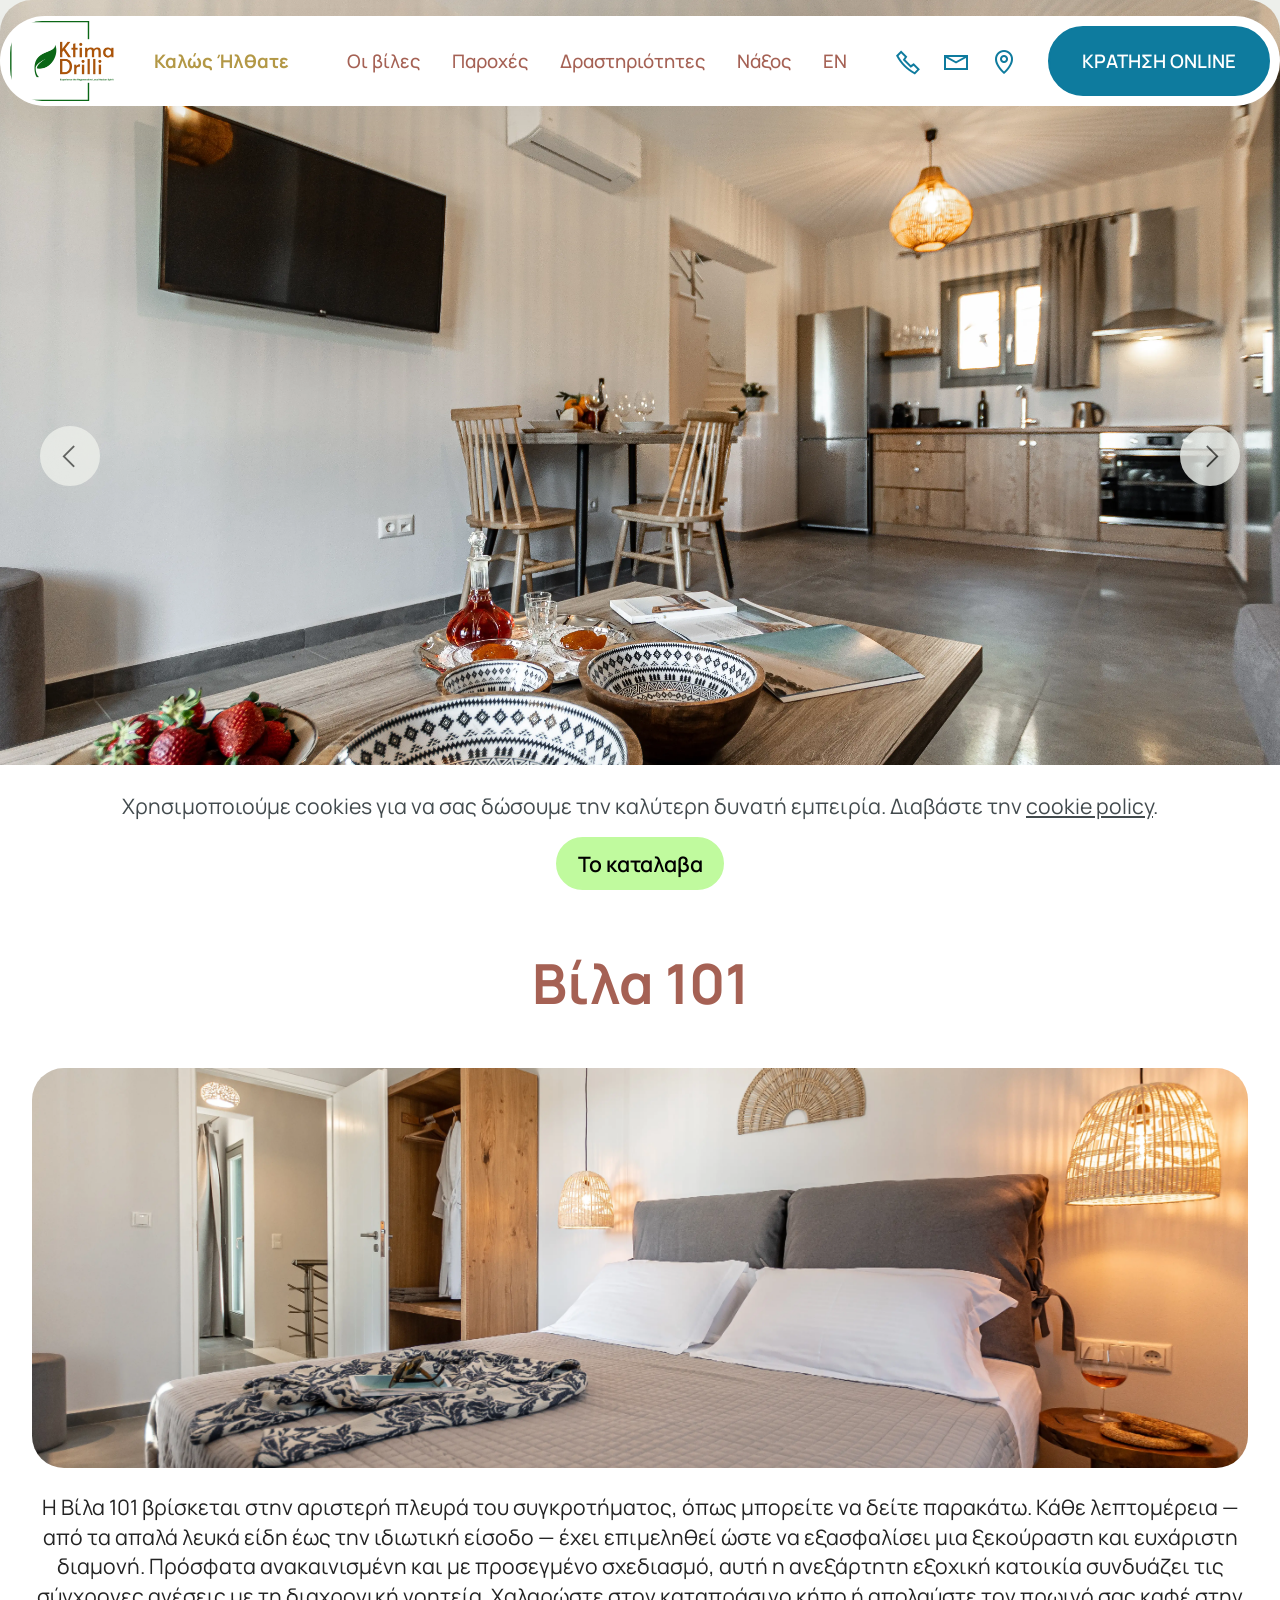
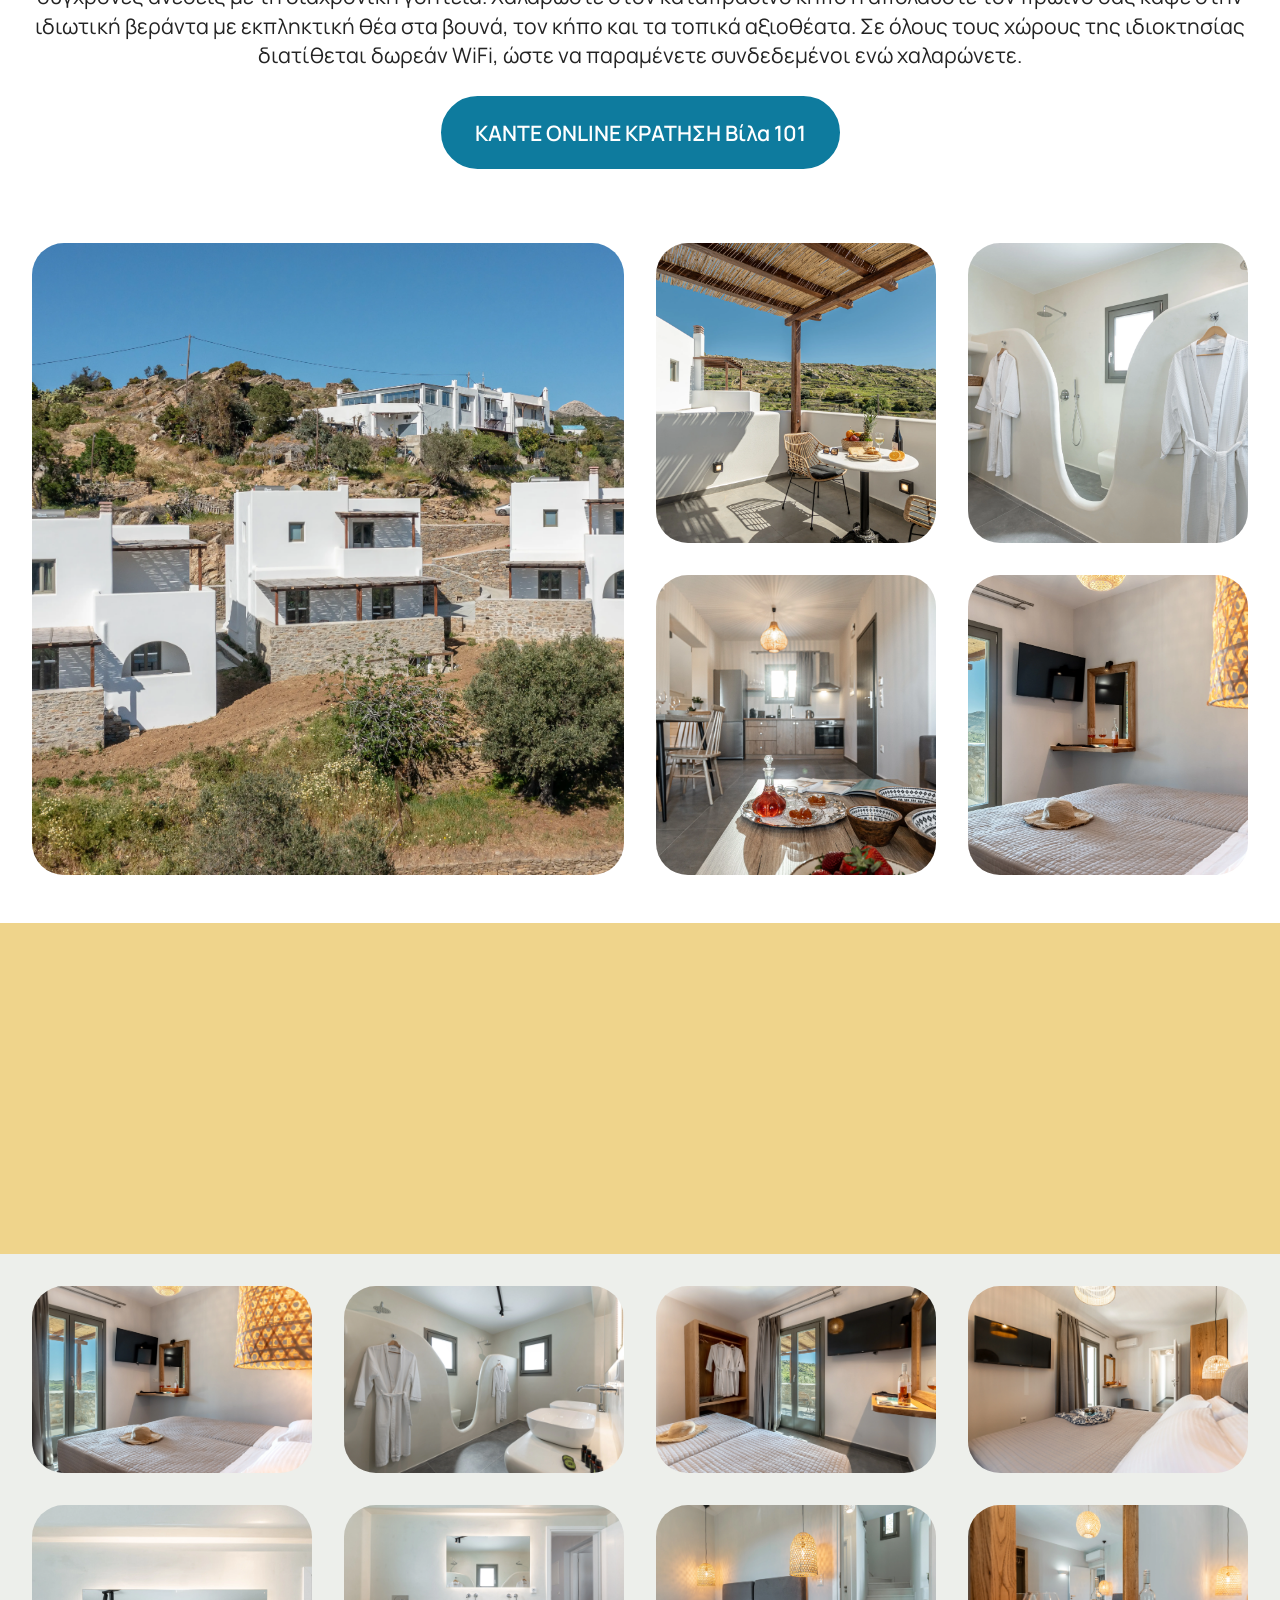
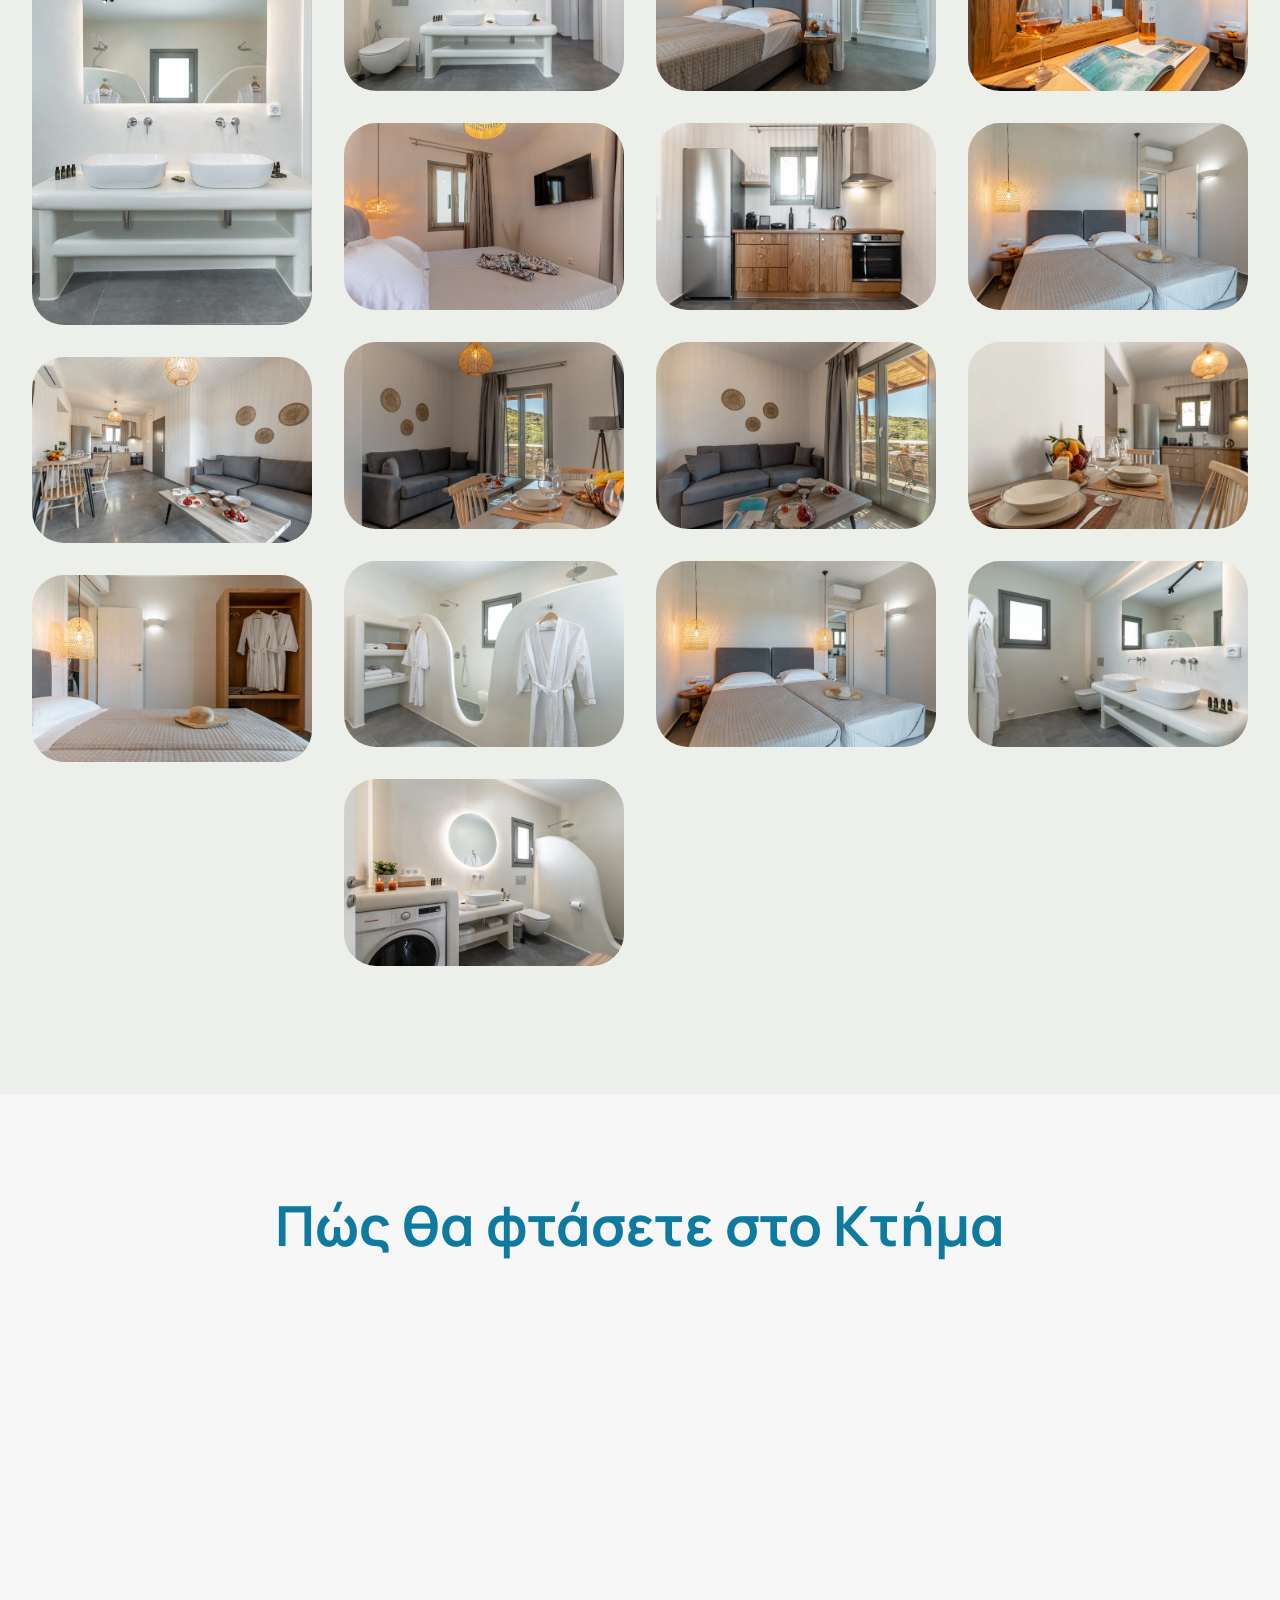
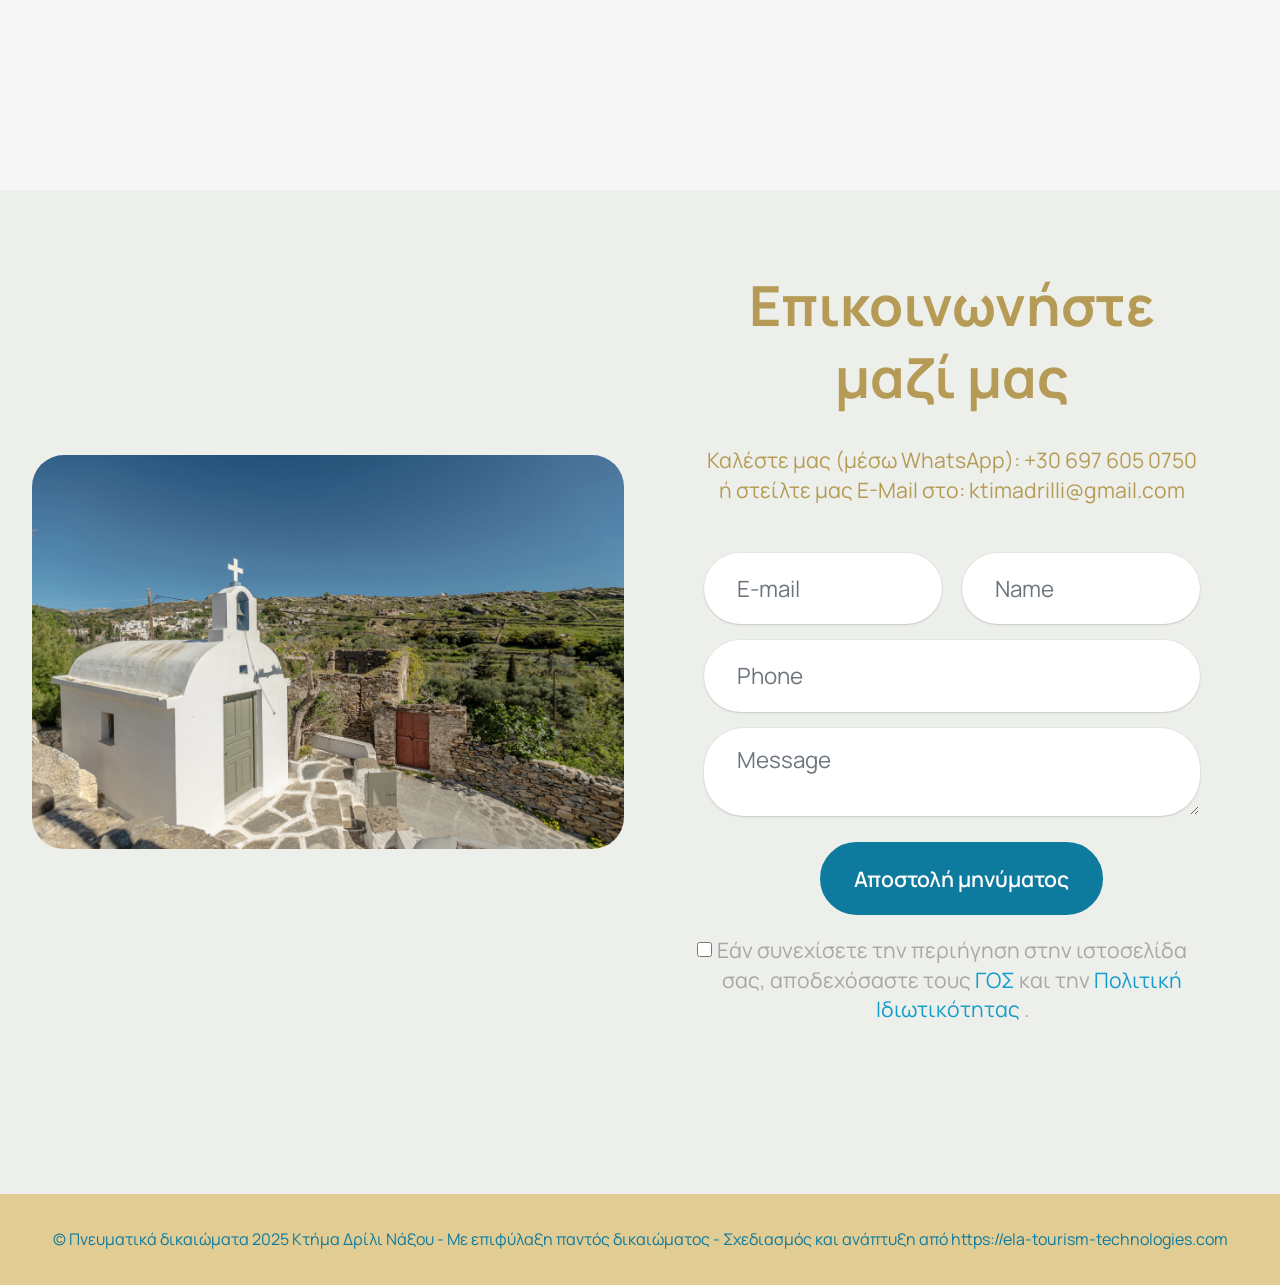
<file: page1.html>
<!DOCTYPE html>
<html  >
<head>
  
  <meta charset="UTF-8">
  <meta http-equiv="X-UA-Compatible" content="IE=edge">
  
  <meta name="viewport" content="width=device-width, initial-scale=1, minimum-scale=1">
  <link rel="shortcut icon" href="assets/images/ktima-drilli-logo.webp" type="image/x-icon">
  <meta name="description" content="Ktima Drilli offers luxurious 90 m² villas in Naxos, blending comfort and natural beauty. Perfect for families, couples, or friends seeking a relaxing, private escape in Greece.">
  
  
  <title>Βίλλα 101</title>
  <link rel="stylesheet" href="assets/web/assets/mobirise-icons2/mobirise2.css">
  <link rel="stylesheet" href="assets/bootstrap/css/bootstrap.min.css">
  <link rel="stylesheet" href="assets/web/assets/gdpr-plugin/gdpr-styles.css">
  <link rel="stylesheet" href="assets/dropdown/css/style.css">
  <link rel="stylesheet" href="assets/theme/css/style.css">
  <link rel="stylesheet" href="assets/gallery/style.css">
  <link rel="preload" href="https://fonts.googleapis.com/css2?family=Manrope:wght@400;700&display=swap&display=swap" as="style" onload="this.onload=null;this.rel='stylesheet'">
  <noscript><link rel="stylesheet" href="https://fonts.googleapis.com/css2?family=Manrope:wght@400;700&display=swap&display=swap"></noscript>
  <link rel="preload" as="style" href="assets/mobirise/css/mbr-additional.css?v=wuui99"><link rel="stylesheet" href="assets/mobirise/css/mbr-additional.css?v=wuui99" type="text/css">

  
  
  

</head>
<body>
  
  <section data-bs-version="5.1" class="menu menu2 cid-uOdE4rjcZ4" once="menu" id="menu02-c">
	

	<nav class="navbar navbar-dropdown navbar-fixed-top navbar-expand-lg">
		<div class="container">
			<div class="navbar-brand">
				<span class="navbar-logo">
					
						<img src="assets/images/ktima-drilli-logo.webp" alt="" style="height: 5rem;">
					
				</span>
				<span class="navbar-caption-wrap"><a class="navbar-caption text-warning text-primary display-4" href="index.html#top">Καλώς Ήλθατε</a></span>
			</div>
			<button class="navbar-toggler" type="button" data-toggle="collapse" data-bs-toggle="collapse" data-target="#navbarSupportedContent" data-bs-target="#navbarSupportedContent" aria-controls="navbarNavAltMarkup" aria-expanded="false" aria-label="Toggle navigation">
				<div class="hamburger">
					<span></span>
					<span></span>
					<span></span>
					<span></span>
				</div>
			</button>
			<div class="collapse navbar-collapse" id="navbarSupportedContent">
				<ul class="navbar-nav nav-dropdown" data-app-modern-menu="true"><li class="nav-item">
						<a class="nav-link link text-secondary text-primary display-4" href="index.html#features03-1">Οι βίλες</a>
					</li><li class="nav-item"><a class="nav-link link text-secondary text-primary display-4" href="index.html#features7-5">Παροχές</a></li>
					<li class="nav-item">
						<a class="nav-link link text-secondary text-primary display-4" href="index.html#events-1-uKYtBYwsa6">Δραστηριότητες</a>
					</li><li class="nav-item">
						<a class="nav-link link text-secondary text-primary display-4" href="index.html#features3-b" aria-expanded="false">Νάξος</a>
					</li><li class="nav-item"><a class="nav-link link text-secondary text-primary display-4" href="index.html#features3-b">ΕΝ</a></li></ul>
				<div class="icons-menu">
					<a class="iconfont-wrapper" href="https://wa.me/30 697 605 0750">
						<span class="p-2 mbr-iconfont mobi-mbri-phone mobi-mbri"></span>
					</a>
					<a class="iconfont-wrapper" href="mailto:ktimadrilli@gmail.com">
						<span class="p-2 mbr-iconfont mobi-mbri-letter mobi-mbri"></span>
					</a>
					<a class="iconfont-wrapper" href="index.html#map01-0">
						<span class="p-2 mbr-iconfont mobi-mbri-map-pin mobi-mbri"></span>
					</a>
					
				</div>
				<div class="navbar-buttons mbr-section-btn"><a class="btn btn-danger display-4" href="https://book.roompanda.com/ktima-drili-villas-naxos" target="_blank">ΚΡΑΤΗΣΗ ONLINE</a></div>
			</div>
		</div>
	</nav>
</section>

<section data-bs-version="5.1" class="slider3 cid-uOdEQd5ju1 mbr-fullscreen" id="slider3-r">
    
    <div class="carousel slide carousel-fade" id="vpLxpgZ9CG" data-ride="carousel" data-bs-ride="carousel" data-interval="7000" data-bs-interval="7000">
        <ol class="carousel-indicators">
            <li data-slide-to="0" data-bs-slide-to="0" class="active" data-target="#vpLxpgZ9CG" data-bs-target="#vpLxpgZ9CG"></li><li data-slide-to="1" data-bs-slide-to="1" class="" data-target="#vpLxpgZ9CG" data-bs-target="#vpLxpgZ9CG"></li><li data-slide-to="2" data-bs-slide-to="2" class="" data-target="#vpLxpgZ9CG" data-bs-target="#vpLxpgZ9CG"></li><li data-slide-to="3" data-bs-slide-to="3" class="" data-target="#vpLxpgZ9CG" data-bs-target="#vpLxpgZ9CG"></li><li data-slide-to="4" data-bs-slide-to="4" class="" data-target="#vpLxpgZ9CG" data-bs-target="#vpLxpgZ9CG"></li><li data-slide-to="5" data-bs-slide-to="5" class="" data-target="#vpLxpgZ9CG" data-bs-target="#vpLxpgZ9CG"></li><li data-slide-to="6" data-bs-slide-to="6" class="" data-target="#vpLxpgZ9CG" data-bs-target="#vpLxpgZ9CG"></li><li data-slide-to="7" data-bs-slide-to="7" class="" data-target="#vpLxpgZ9CG" data-bs-target="#vpLxpgZ9CG"></li><li data-slide-to="8" data-bs-slide-to="8" class="" data-target="#vpLxpgZ9CG" data-bs-target="#vpLxpgZ9CG"></li><li data-slide-to="9" data-bs-slide-to="9" class="" data-target="#vpLxpgZ9CG" data-bs-target="#vpLxpgZ9CG"></li>
            
            
        </ol>
        <div class="carousel-inner">
         
            
            <div class="carousel-item slider-image item active">
                <div class="item-wrapper">
                    <img class="d-block w-100" src="assets/images/ktima-drilli-33.webp" data-slide-to="0" data-bs-slide-to="0" alt="">
                    
                    
                </div>
            </div><div class="carousel-item slider-image item">
                <div class="item-wrapper">
                    <img class="d-block w-100" src="assets/images/ktima-drilli-89.webp" data-slide-to="1" data-bs-slide-to="1" alt="">
                    
                    
                </div>
            </div><div class="carousel-item slider-image item">
                <div class="item-wrapper">
                    <img class="d-block w-100" src="assets/images/ktima-drilli-84.webp" data-slide-to="2" data-bs-slide-to="2" alt="">
                    
                    
                </div>
            </div><div class="carousel-item slider-image item">
                <div class="item-wrapper">
                    <img class="d-block w-100" src="assets/images/ktima-drilli-101.webp" data-slide-to="3" data-bs-slide-to="3" alt="">
                    
                    
                </div>
            </div><div class="carousel-item slider-image item">
                <div class="item-wrapper">
                    <img class="d-block w-100" src="assets/images/ktima-drilli-25.webp" data-slide-to="4" data-bs-slide-to="4" alt="">
                    
                    
                </div>
            </div><div class="carousel-item slider-image item">
                <div class="item-wrapper">
                    <img class="d-block w-100" src="assets/images/ktima-drilli-116.webp" data-slide-to="7" data-bs-slide-to="7" alt="">
                    
                    
                </div>
            </div><div class="carousel-item slider-image item">
                <div class="item-wrapper">
                    <img class="d-block w-100" src="assets/images/ktima-drilli-119.webp" data-slide-to="8" data-bs-slide-to="8" alt="">
                    
                    
                </div>
            </div><div class="carousel-item slider-image item">
                <div class="item-wrapper">
                    <img class="d-block w-100" src="assets/images/ktima-drilli-76.webp" data-slide-to="9" data-bs-slide-to="9" alt="">
                    
                    
                </div>
            </div><div class="carousel-item slider-image item">
                <div class="item-wrapper">
                    <img class="d-block w-100" src="assets/images/ktima-drilli-95.webp" data-slide-to="10" data-bs-slide-to="10" alt="">
                    
                    
                </div>
            </div><div class="carousel-item slider-image item">
                <div class="item-wrapper">
                    <img class="d-block w-100" src="assets/images/ktima-drilli-110.webp" data-slide-to="11" data-bs-slide-to="11" alt="">
                    
                    
                </div>
            </div>
        </div>
        <a class="carousel-control carousel-control-prev" role="button" data-slide="prev" data-bs-slide="prev" href="#vpLxpgZ9CG">
            <span class="mobi-mbri mobi-mbri-arrow-prev" aria-hidden="true"></span>
            <span class="sr-only visually-hidden">Previous</span>
        </a>
        <a class="carousel-control carousel-control-next" role="button" data-slide="next" data-bs-slide="next" href="#vpLxpgZ9CG">
            <span class="mobi-mbri mobi-mbri-arrow-next" aria-hidden="true"></span>
            <span class="sr-only visually-hidden">Next</span>
        </a>
    </div>
</section>

<section data-bs-version="5.1" class="features03 cid-uOgErHBiqD" id="features03-1c">
	
	
	<div class="container-fluid">
		<div class="row justify-content-center mb-5">
			<div class="col-12 content-head">
				<div class="mbr-section-head">
					<h4 class="mbr-section-title mbr-fonts-style align-center mb-0 display-2">
						<strong>Βίλα 101<br></strong></h4>
					
				</div>
			</div>
		</div>
		<div class="row">
			<div class="item features-image col-12 col-md-6 col-lg-12 active">
				<div class="item-wrapper">
					<div class="item-img mb-3">
						<a href="page1.html#slider3-r"><img src="assets/images/ktima-drilli-99.webp" alt="" title=""></a>
					</div>
					<div class="item-content align-left">
						<h5 class="item-title mbr-fonts-style mt-0 mb-2 display-5"></h5>
						<p class="mbr-text mbr-fonts-style mb-3 display-7">Η Βίλα 101 βρίσκεται στην αριστερή πλευρά του συγκροτήματος, όπως μπορείτε να δείτε παρακάτω. Κάθε λεπτομέρεια — από τα απαλά λευκά είδη έως την ιδιωτική είσοδο — έχει επιμεληθεί ώστε να εξασφαλίσει μια ξεκούραστη και ευχάριστη διαμονή. Πρόσφατα ανακαινισμένη και με προσεγμένο σχεδιασμό, αυτή η ανεξάρτητη εξοχική κατοικία συνδυάζει τις σύγχρονες ανέσεις με τη διαχρονική γοητεία. Χαλαρώστε στον καταπράσινο κήπο ή απολαύστε τον πρωινό σας καφέ στην ιδιωτική βεράντα με εκπληκτική θέα στα βουνά, τον κήπο και τα τοπικά αξιοθέατα. Σε όλους τους χώρους της ιδιοκτησίας διατίθεται δωρεάν WiFi, ώστε να παραμένετε συνδεδεμένοι ενώ χαλαρώνετε.</p>
						<div class="mbr-section-btn item-footer"><a href="https://book.roompanda.com/ktima-drili-villas-naxos" class="btn item-btn btn-danger display-7" target="_blank">KANTE ONLINE ΚΡΑΤΗΣΗ Βίλα 101</a></div>
					</div>
				</div>
			</div>
			
			
		</div>
	</div>
</section>

<section data-bs-version="5.1" class="gallery05 cid-uOdE4s31V1" id="gallery05-f">
    

    
    
    <div class="container-fluid">
        
        <div class="row justify-content-center  blockContent">
            <div class="col-12 col-lg-6">
                <div class="row">
                    <div class="col-xs-12 col-sm-12 col-md-6 col-lg-6 active">
                        <div class="item-wrapper">
                            <div class="item-img">
                                <img src="assets/images/ktima-drilli-125.webp" alt="" title="" data-slide-to="0" data-bs-slide-to="0" class="smallImage">
                            </div>

                        </div>
                    </div>
                    <div class="col-md-6 col-xs-12 col-sm-12 col-lg-6">
                        <div class="item-wrapper">
                            <div class="item-img">
                                <img src="assets/images/ktima-drilli-108.webp" alt="" title="" data-slide-to="1" data-bs-slide-to="1" class="smallImage">
                            </div>

                        </div>
                    </div>
                    <div class="col-xs-12 col-sm-12 col-md-6 col-lg-6">
                        <div class="item-wrapper">
                            <div class="item-img">
                                <img src="assets/images/ktima-drilli-61.webp" alt="" title="" data-slide-to="2" data-bs-slide-to="2" class="smallImage">
                            </div>
                        </div>
                    </div>
                    <div class="col-xs-12 col-sm-12 col-md-6 col-lg-6">
                        <div class="item-wrapper">
                            <div class="item-img">
                                <img src="assets/images/ktima-drilli-32.webp" alt="" title="" data-slide-to="3" data-bs-slide-to="3" class="smallImage">
                            </div>
                        </div>
                    </div>
                </div>
            </div>
            <div class="col-12 col-lg-6">
                <div class="item-wrapper">
                    <div class="item-img ">
                        <img class="w-100 largeImage" src="assets/images/ktima-drilli-3.webp" alt="" data-slide-to="3" data-bs-slide-to="3">
                    </div>

                </div>
            </div>
        </div>
    </div>
</section>

<section data-bs-version="5.1" class="gallery08 cid-uOe5y5zZ57" id="gallery08-v">
  


  <div class="container-fluid gallery-wrapper">

    <div class="ticker-wrap">
      <div class="ticker">
        <div class="ticker__item display-1" data-word="2 υπνοδωμάτια (1 μεγάλο διπλό κρεβάτι, 2 μονά κρεβάτια) • Σαλόνι με 2 καναπέδες-κρεβάτια και τηλεόραση επίπεδης οθόνης">Dream • Create • Inspire
        </div>
      </div>
    </div>

    <div class="ticker-wrap">
      <div class="ticker ticker__center">
        <div class="ticker__item display-1" data-word="2 μοντέρνα μπάνια με μπουρνούζια, παντόφλες και δωρεάν προϊόντα περιποίησης • Πλυντήριο ρούχων, κλιματισμός και κομψά πλακάκια στο δάπεδο">From idea to reality • Start small
        </div>
      </div>
    </div>

    <div class="ticker-wrap">
      <div class="ticker ticker__end">
        <div class="ticker__item display-1" data-word="Πλήρως εξοπλισμένη ιδιωτική κουζίνα με καφετιέρα, φούρνο και τραπεζαρία • Κάντε κράτηση τώρα!">Be fearless • Start now!
        </div>
      </div>
    </div>
  </div>
</section>

<section data-bs-version="5.1" class="gallery1 mbr-gallery cid-uOdE4t6Ih2" id="gallery02-k">   
    
    

    <div class="container-fluid">
        <div class="row justify-content-center">
            <div class="col-12 content-head">
                
            </div>
        </div>
        <div class="row mbr-gallery mbr-masonry" data-masonry="{&quot;percentPosition&quot;: true }">
            <div class="col-12 col-md-6 col-lg-3 item gallery-image">
                <div class="item-wrapper" data-toggle="modal" data-bs-toggle="modal" data-target="#vpLxphGeVz-modal" data-bs-target="#vpLxphGeVz-modal">
                    <img class="w-100" src="assets/images/ktima-drilli-61.webp" alt="" data-slide-to="0" data-bs-slide-to="0" data-target="#lb-vpLxphGeVz" data-bs-target="#lb-vpLxphGeVz">
                    <div class="icon-wrapper">
                        <span class="mobi-mbri mobi-mbri-search mbr-iconfont mbr-iconfont-btn"></span>
                    </div>
                </div>
                
            </div>
            <div class="col-12 col-md-6 col-lg-3 item gallery-image">
                <div class="item-wrapper" data-toggle="modal" data-bs-toggle="modal" data-target="#vpLxphGeVz-modal" data-bs-target="#vpLxphGeVz-modal">
                    <img class="w-100" src="assets/images/ktima-drilli-116.webp" alt="" data-slide-to="1" data-bs-slide-to="1" data-target="#lb-vpLxphGeVz" data-bs-target="#lb-vpLxphGeVz">
                    <div class="icon-wrapper">
                        <span class="mobi-mbri mobi-mbri-search mbr-iconfont mbr-iconfont-btn"></span>
                    </div>
                </div>
                
            </div>
            <div class="col-12 col-md-6 col-lg-3 item gallery-image">
                <div class="item-wrapper" data-toggle="modal" data-bs-toggle="modal" data-target="#vpLxphGeVz-modal" data-bs-target="#vpLxphGeVz-modal">
                    <img class="w-100" src="assets/images/ktima-drilli-62.webp" alt="" data-slide-to="2" data-bs-slide-to="2" data-target="#lb-vpLxphGeVz" data-bs-target="#lb-vpLxphGeVz">
                    <div class="icon-wrapper">
                        <span class="mobi-mbri mobi-mbri-search mbr-iconfont mbr-iconfont-btn"></span>
                    </div>
                </div>
                
            </div>
            <div class="col-12 col-md-6 col-lg-3 item gallery-image">
                <div class="item-wrapper" data-toggle="modal" data-bs-toggle="modal" data-target="#vpLxphGeVz-modal" data-bs-target="#vpLxphGeVz-modal">
                    <img class="w-100" src="assets/images/ktima-drilli-101.webp" alt="" data-slide-to="3" data-bs-slide-to="3" data-target="#lb-vpLxphGeVz" data-bs-target="#lb-vpLxphGeVz">
                    <div class="icon-wrapper">
                        <span class="mobi-mbri mobi-mbri-search mbr-iconfont mbr-iconfont-btn"></span>
                    </div>
                </div>
                
            </div>
            <div class="col-12 col-md-6 col-lg-3 item gallery-image">
                <div class="item-wrapper" data-toggle="modal" data-bs-toggle="modal" data-target="#vpLxphGeVz-modal" data-bs-target="#vpLxphGeVz-modal">
                    <img class="w-100" src="assets/images/ktima-drilli-120.webp" alt="" data-slide-to="4" data-bs-slide-to="4" data-target="#lb-vpLxphGeVz" data-bs-target="#lb-vpLxphGeVz">
                    <div class="icon-wrapper">
                        <span class="mobi-mbri mobi-mbri-search mbr-iconfont mbr-iconfont-btn"></span>
                    </div>
                </div>
                
            </div>
            <div class="col-12 col-md-6 col-lg-3 item gallery-image">
                <div class="item-wrapper" data-toggle="modal" data-bs-toggle="modal" data-target="#vpLxphGeVz-modal" data-bs-target="#vpLxphGeVz-modal">
                    <img class="w-100" src="assets/images/ktima-drilli-119.webp" alt="" data-slide-to="5" data-bs-slide-to="5" data-target="#lb-vpLxphGeVz" data-bs-target="#lb-vpLxphGeVz">
                    <div class="icon-wrapper">
                        <span class="mobi-mbri mobi-mbri-search mbr-iconfont mbr-iconfont-btn"></span>
                    </div>
                </div>
                
            </div>
            <div class="col-12 col-md-6 col-lg-3 item gallery-image">
                <div class="item-wrapper" data-toggle="modal" data-bs-toggle="modal" data-target="#vpLxphGeVz-modal" data-bs-target="#vpLxphGeVz-modal">
                    <img class="w-100" src="assets/images/ktima-drilli-66.webp" alt="" data-slide-to="6" data-bs-slide-to="6" data-target="#lb-vpLxphGeVz" data-bs-target="#lb-vpLxphGeVz">
                    <div class="icon-wrapper">
                        <span class="mobi-mbri mobi-mbri-search mbr-iconfont mbr-iconfont-btn"></span>
                    </div>
                </div>
                
            </div><div class="col-12 col-md-6 col-lg-3 item gallery-image">
                <div class="item-wrapper" data-toggle="modal" data-bs-toggle="modal" data-target="#vpLxphGeVz-modal" data-bs-target="#vpLxphGeVz-modal">
                    <img class="w-100" src="assets/images/ktima-drilli-69.webp" alt="" data-slide-to="7" data-bs-slide-to="7" data-target="#lb-vpLxphGeVz" data-bs-target="#lb-vpLxphGeVz">
                    <div class="icon-wrapper">
                        <span class="mobi-mbri mobi-mbri-search mbr-iconfont mbr-iconfont-btn"></span>
                    </div>
                </div>
                
            </div><div class="col-12 col-md-6 col-lg-3 item gallery-image">
                <div class="item-wrapper" data-toggle="modal" data-bs-toggle="modal" data-target="#vpLxphGeVz-modal" data-bs-target="#vpLxphGeVz-modal">
                    <img class="w-100" src="assets/images/ktima-drilli-68.webp" alt="" data-slide-to="8" data-bs-slide-to="8" data-target="#lb-vpLxphGeVz" data-bs-target="#lb-vpLxphGeVz">
                    <div class="icon-wrapper">
                        <span class="mobi-mbri mobi-mbri-search mbr-iconfont mbr-iconfont-btn"></span>
                    </div>
                </div>
                
            </div><div class="col-12 col-md-6 col-lg-3 item gallery-image">
                <div class="item-wrapper" data-toggle="modal" data-bs-toggle="modal" data-target="#vpLxphGeVz-modal" data-bs-target="#vpLxphGeVz-modal">
                    <img class="w-100" src="assets/images/ktima-drilli-85.webp" alt="" data-slide-to="9" data-bs-slide-to="9" data-target="#lb-vpLxphGeVz" data-bs-target="#lb-vpLxphGeVz">
                    <div class="icon-wrapper">
                        <span class="mobi-mbri mobi-mbri-search mbr-iconfont mbr-iconfont-btn"></span>
                    </div>
                </div>
                
            </div><div class="col-12 col-md-6 col-lg-3 item gallery-image">
                <div class="item-wrapper" data-toggle="modal" data-bs-toggle="modal" data-target="#vpLxphGeVz-modal" data-bs-target="#vpLxphGeVz-modal">
                    <img class="w-100" src="assets/images/ktima-drilli-22.webp" alt="" data-slide-to="10" data-bs-slide-to="10" data-target="#lb-vpLxphGeVz" data-bs-target="#lb-vpLxphGeVz">
                    <div class="icon-wrapper">
                        <span class="mobi-mbri mobi-mbri-search mbr-iconfont mbr-iconfont-btn"></span>
                    </div>
                </div>
                
            </div><div class="col-12 col-md-6 col-lg-3 item gallery-image">
                <div class="item-wrapper" data-toggle="modal" data-bs-toggle="modal" data-target="#vpLxphGeVz-modal" data-bs-target="#vpLxphGeVz-modal">
                    <img class="w-100" src="assets/images/ktima-drilli-17.webp" alt="" data-slide-to="11" data-bs-slide-to="11" data-target="#lb-vpLxphGeVz" data-bs-target="#lb-vpLxphGeVz">
                    <div class="icon-wrapper">
                        <span class="mobi-mbri mobi-mbri-search mbr-iconfont mbr-iconfont-btn"></span>
                    </div>
                </div>
                
            </div><div class="col-12 col-md-6 col-lg-3 item gallery-image">
                <div class="item-wrapper" data-toggle="modal" data-bs-toggle="modal" data-target="#vpLxphGeVz-modal" data-bs-target="#vpLxphGeVz-modal">
                    <img class="w-100" src="assets/images/ktima-drilli-20.webp" alt="" data-slide-to="12" data-bs-slide-to="12" data-target="#lb-vpLxphGeVz" data-bs-target="#lb-vpLxphGeVz">
                    <div class="icon-wrapper">
                        <span class="mobi-mbri mobi-mbri-search mbr-iconfont mbr-iconfont-btn"></span>
                    </div>
                </div>
                
            </div><div class="col-12 col-md-6 col-lg-3 item gallery-image">
                <div class="item-wrapper" data-toggle="modal" data-bs-toggle="modal" data-target="#vpLxphGeVz-modal" data-bs-target="#vpLxphGeVz-modal">
                    <img class="w-100" src="assets/images/ktima-drilli-16.webp" alt="" data-slide-to="13" data-bs-slide-to="13" data-target="#lb-vpLxphGeVz" data-bs-target="#lb-vpLxphGeVz">
                    <div class="icon-wrapper">
                        <span class="mobi-mbri mobi-mbri-search mbr-iconfont mbr-iconfont-btn"></span>
                    </div>
                </div>
                
            </div><div class="col-12 col-md-6 col-lg-3 item gallery-image">
                <div class="item-wrapper" data-toggle="modal" data-bs-toggle="modal" data-target="#vpLxphGeVz-modal" data-bs-target="#vpLxphGeVz-modal">
                    <img class="w-100" src="assets/images/ktima-drilli-31.webp" alt="" data-slide-to="14" data-bs-slide-to="14" data-target="#lb-vpLxphGeVz" data-bs-target="#lb-vpLxphGeVz">
                    <div class="icon-wrapper">
                        <span class="mobi-mbri mobi-mbri-search mbr-iconfont mbr-iconfont-btn"></span>
                    </div>
                </div>
                
            </div><div class="col-12 col-md-6 col-lg-3 item gallery-image">
                <div class="item-wrapper" data-toggle="modal" data-bs-toggle="modal" data-target="#vpLxphGeVz-modal" data-bs-target="#vpLxphGeVz-modal">
                    <img class="w-100" src="assets/images/ktima-drilli-125.webp" alt="" data-slide-to="15" data-bs-slide-to="15" data-target="#lb-vpLxphGeVz" data-bs-target="#lb-vpLxphGeVz">
                    <div class="icon-wrapper">
                        <span class="mobi-mbri mobi-mbri-search mbr-iconfont mbr-iconfont-btn"></span>
                    </div>
                </div>
                
            </div><div class="col-12 col-md-6 col-lg-3 item gallery-image">
                <div class="item-wrapper" data-toggle="modal" data-bs-toggle="modal" data-target="#vpLxphGeVz-modal" data-bs-target="#vpLxphGeVz-modal">
                    <img class="w-100" src="assets/images/ktima-drilli-118.webp" alt="" data-slide-to="16" data-bs-slide-to="16" data-target="#lb-vpLxphGeVz" data-bs-target="#lb-vpLxphGeVz">
                    <div class="icon-wrapper">
                        <span class="mobi-mbri mobi-mbri-search mbr-iconfont mbr-iconfont-btn"></span>
                    </div>
                </div>
                
            </div><div class="col-12 col-md-6 col-lg-3 item gallery-image">
                <div class="item-wrapper" data-toggle="modal" data-bs-toggle="modal" data-target="#vpLxphGeVz-modal" data-bs-target="#vpLxphGeVz-modal">
                    <img class="w-100" src="assets/images/ktima-drilli-68.webp" alt="" data-slide-to="17" data-bs-slide-to="17" data-target="#lb-vpLxphGeVz" data-bs-target="#lb-vpLxphGeVz">
                    <div class="icon-wrapper">
                        <span class="mobi-mbri mobi-mbri-search mbr-iconfont mbr-iconfont-btn"></span>
                    </div>
                </div>
                
            </div><div class="col-12 col-md-6 col-lg-3 item gallery-image">
                <div class="item-wrapper" data-toggle="modal" data-bs-toggle="modal" data-target="#vpLxphGeVz-modal" data-bs-target="#vpLxphGeVz-modal">
                    <img class="w-100" src="assets/images/ktima-drilli-72.webp" alt="" data-slide-to="18" data-bs-slide-to="18" data-target="#lb-vpLxphGeVz" data-bs-target="#lb-vpLxphGeVz">
                    <div class="icon-wrapper">
                        <span class="mobi-mbri mobi-mbri-search mbr-iconfont mbr-iconfont-btn"></span>
                    </div>
                </div>
                
            </div><div class="col-12 col-md-6 col-lg-3 item gallery-image">
                <div class="item-wrapper" data-toggle="modal" data-bs-toggle="modal" data-target="#vpLxphGeVz-modal" data-bs-target="#vpLxphGeVz-modal">
                    <img class="w-100" src="assets/images/ktima-drilli-76.webp" alt="" data-slide-to="19" data-bs-slide-to="19" data-target="#lb-vpLxphGeVz" data-bs-target="#lb-vpLxphGeVz">
                    <div class="icon-wrapper">
                        <span class="mobi-mbri mobi-mbri-search mbr-iconfont mbr-iconfont-btn"></span>
                    </div>
                </div>
                
            </div>
        </div>

        <div class="modal mbr-slider" tabindex="-1" role="dialog" aria-hidden="true" id="vpLxphGeVz-modal">
            <div class="modal-dialog" role="document">
                <div class="modal-content">
                    <div class="modal-body">
                        <div class="carousel slide carousel-fade" id="lb-vpLxphGeVz" data-interval="5000" data-bs-interval="5000">
                            <div class="carousel-inner">
                                <div class="carousel-item active">
                                    <img class="d-block w-100" src="assets/images/ktima-drilli-61.webp" alt="">
                                </div>
                                <div class="carousel-item">
                                    <img class="d-block w-100" src="assets/images/ktima-drilli-116.webp" alt="">
                                </div>
                                <div class="carousel-item">
                                    <img class="d-block w-100" src="assets/images/ktima-drilli-62.webp" alt="">
                                </div>
                                <div class="carousel-item">
                                    <img class="d-block w-100" src="assets/images/ktima-drilli-101.webp" alt="">
                                </div>
                                <div class="carousel-item">
                                    <img class="d-block w-100" src="assets/images/ktima-drilli-120.webp" alt="">
                                </div>
                                <div class="carousel-item">
                                    <img class="d-block w-100" src="assets/images/ktima-drilli-119.webp" alt="">
                                </div>
                                <div class="carousel-item">
                                    <img class="d-block w-100" src="assets/images/ktima-drilli-66.webp" alt="">
                                </div><div class="carousel-item">
                                    <img class="d-block w-100" src="assets/images/ktima-drilli-69.webp" alt="">
                                </div><div class="carousel-item">
                                    <img class="d-block w-100" src="assets/images/ktima-drilli-68.webp" alt="">
                                </div><div class="carousel-item">
                                    <img class="d-block w-100" src="assets/images/ktima-drilli-85.webp" alt="">
                                </div><div class="carousel-item">
                                    <img class="d-block w-100" src="assets/images/ktima-drilli-22.webp" alt="">
                                </div><div class="carousel-item">
                                    <img class="d-block w-100" src="assets/images/ktima-drilli-17.webp" alt="">
                                </div><div class="carousel-item">
                                    <img class="d-block w-100" src="assets/images/ktima-drilli-20.webp" alt="">
                                </div><div class="carousel-item">
                                    <img class="d-block w-100" src="assets/images/ktima-drilli-16.webp" alt="">
                                </div><div class="carousel-item">
                                    <img class="d-block w-100" src="assets/images/ktima-drilli-31.webp" alt="">
                                </div><div class="carousel-item">
                                    <img class="d-block w-100" src="assets/images/ktima-drilli-125.webp" alt="">
                                </div><div class="carousel-item">
                                    <img class="d-block w-100" src="assets/images/ktima-drilli-118.webp" alt="">
                                </div><div class="carousel-item">
                                    <img class="d-block w-100" src="assets/images/ktima-drilli-68.webp" alt="">
                                </div><div class="carousel-item">
                                    <img class="d-block w-100" src="assets/images/ktima-drilli-72.webp" alt="">
                                </div><div class="carousel-item">
                                    <img class="d-block w-100" src="assets/images/ktima-drilli-76.webp" alt="">
                                </div>
                            </div>
                            <ol class="carousel-indicators">
                                <li data-slide-to="0" data-bs-slide-to="0" class="active" data-target="#lb-vpLxphGeVz" data-bs-target="#lb-vpLxphGeVz"></li>
                                <li data-slide-to="1" data-bs-slide-to="1" data-target="#lb-vpLxphGeVz" data-bs-target="#lb-vpLxphGeVz"></li>
                                <li data-slide-to="2" data-bs-slide-to="2" data-target="#lb-vpLxphGeVz" data-bs-target="#lb-vpLxphGeVz"></li>
                                <li data-slide-to="3" data-bs-slide-to="3" data-target="#lb-vpLxphGeVz" data-bs-target="#lb-vpLxphGeVz"></li>
                                <li data-slide-to="4" data-bs-slide-to="4" data-target="#lb-vpLxphGeVz" data-bs-target="#lb-vpLxphGeVz"></li>
                                <li data-slide-to="5" data-bs-slide-to="5" data-target="#lb-vpLxphGeVz" data-bs-target="#lb-vpLxphGeVz"></li>
                                <li data-slide-to="6" data-bs-slide-to="6" data-target="#lb-vpLxphGeVz" data-bs-target="#lb-vpLxphGeVz"></li><li data-slide-to="7" data-bs-slide-to="7" data-target="#lb-vpLxphGeVz" data-bs-target="#lb-vpLxphGeVz"></li><li data-slide-to="8" data-bs-slide-to="8" data-target="#lb-vpLxphGeVz" data-bs-target="#lb-vpLxphGeVz"></li><li data-slide-to="9" data-bs-slide-to="9" data-target="#lb-vpLxphGeVz" data-bs-target="#lb-vpLxphGeVz"></li><li data-slide-to="10" data-bs-slide-to="10" data-target="#lb-vpLxphGeVz" data-bs-target="#lb-vpLxphGeVz"></li><li data-slide-to="11" data-bs-slide-to="11" data-target="#lb-vpLxphGeVz" data-bs-target="#lb-vpLxphGeVz"></li><li data-slide-to="12" data-bs-slide-to="12" data-target="#lb-vpLxphGeVz" data-bs-target="#lb-vpLxphGeVz"></li><li data-slide-to="13" data-bs-slide-to="13" data-target="#lb-vpLxphGeVz" data-bs-target="#lb-vpLxphGeVz"></li><li data-slide-to="14" data-bs-slide-to="14" data-target="#lb-vpLxphGeVz" data-bs-target="#lb-vpLxphGeVz"></li><li data-slide-to="15" data-bs-slide-to="15" data-target="#lb-vpLxphGeVz" data-bs-target="#lb-vpLxphGeVz"></li><li data-slide-to="16" data-bs-slide-to="16" data-target="#lb-vpLxphGeVz" data-bs-target="#lb-vpLxphGeVz"></li><li data-slide-to="17" data-bs-slide-to="17" data-target="#lb-vpLxphGeVz" data-bs-target="#lb-vpLxphGeVz"></li><li data-slide-to="18" data-bs-slide-to="18" data-target="#lb-vpLxphGeVz" data-bs-target="#lb-vpLxphGeVz"></li><li data-slide-to="19" data-bs-slide-to="19" data-target="#lb-vpLxphGeVz" data-bs-target="#lb-vpLxphGeVz"></li>
                            </ol>
                            <a role="button" href="" class="close" data-dismiss="modal" data-bs-dismiss="modal" aria-label="Close">
                            </a>
                            <a class="carousel-control-prev carousel-control" role="button" data-slide="prev" data-bs-slide="prev" href="#lb-vpLxphGeVz">
                                <span class="mobi-mbri mobi-mbri-arrow-prev" aria-hidden="true"></span>
                                <span class="sr-only visually-hidden">Previous</span>
                            </a>
                            <a class="carousel-control-next carousel-control" role="button" data-slide="next" data-bs-slide="next" href="#lb-vpLxphGeVz">
                                <span class="mobi-mbri mobi-mbri-arrow-next" aria-hidden="true"></span>
                                <span class="sr-only visually-hidden">Next</span>
                            </a>
                        </div>
                    </div>
                </div>
            </div>
        </div>
    </div>
</section>

<section data-bs-version="5.1" class="map1 cid-uOdE4up6wy" id="map01-o">
	
	
	
	<div>
		<div class="row justify-content-center">
			<div class="col-12 content-head">
				<div class="mbr-section-head mb-5">
					<h3 class="mbr-section-title mbr-fonts-style align-center mb-0 display-2"><strong>Πώς θα φτάσετε στο Κτήμα</strong></h3>
					
				</div>
			</div>
		</div>
		<div class="google-map"><iframe frameborder="0" style="border:0" src="https://www.google.com/maps/embed?pb=!1m18!1m12!1m3!1d795.8784902265279!2d25.44429922837392!3d37.069064068334086!2m3!1f0!2f0!3f0!3m2!1i1024!2i768!4f13.1!3m3!1m2!1s0x149809fb5c5843a9%3A0xf249221dcc622ac2!2sKtima%20Drilli%20Naxos!5e0!3m2!1sen!2sde!4v1747593167284!5m2!1sen!2sde" allowfullscreen=""></iframe></div>
	</div>
</section>

<section data-bs-version="5.1" class="form03 cid-uOdE4uD8PZ" id="form03-p">
    

    

    <div class="container">
        <div class="row justify-content-center">
            <div class="col-12 col-lg item-wrapper">
                <div class="mbr-section-head mb-5">
                    <h3 class="mbr-section-title mbr-fonts-style align-center mb-0 display-2">
                        <strong>Επικοινωνήστε μαζί μας</strong></h3>
                    <h4 class="mbr-section-subtitle mbr-fonts-style align-center mb-0 mt-4 display-7">Καλέστε μας (μέσω WhatsApp): +30 697 605 0750<br>ή στείλτε μας E-Mail στο: ktimadrilli@gmail.com</h4>
                </div>
                <div class="col-lg-12 mx-auto mbr-form" data-form-type="formoid">
                    <form action="https://mobirise.eu/" method="POST" class="mbr-form form-with-styler" data-form-title="Form Name"><input type="hidden" name="email" data-form-email="true" value="Xm5aAjvPPU4cXoDySFn0gydOkQE4T6f4dFCg+Cuhd3bYMUbH7Fxv0Wo8vu8VGMqC1RIeN2Vsyn4otaahk12TKkm06XUYT+hYgJnPuozNaMmUzaQuAk9F/cxSiGuu3YRT.1kR7RrhjhEgfuEJ9gYB0y6f/pjKRT5A1Ssaj1tgqAXkCxVoiDd5sVZEWptIYeYb+Pg46k54LfdjdbOZwArDcwCHpjcPdVXeP9+TRtTYD+1df30PDv3wvdbekBeriIVwg">
                        <div class="row">
                            <div hidden="hidden" data-form-alert="" class="alert alert-success col-12">Thanks for filling out the form! We will contact you within the next 24 hours by phone or by E-Mail.</div>
                            <div hidden="hidden" data-form-alert-danger="" class="alert alert-danger col-12">
                                Oops...! some problem!
                            </div>
                        </div>
                        <div class="dragArea row">
                            <div class="col-md col-sm-12 form-group mb-3 mb-3" data-for="name">
                                <input type="text" name="name" placeholder="Name" data-form-field="name" class="form-control" value="" id="name-form03-p">
                            </div>
                            <div class="col-md col-sm-12 form-group mb-3 mb-3" data-for="email">
                                <input type="email" name="email" placeholder="E-mail" data-form-field="email" class="form-control" value="" id="email-form03-p">
                            </div>
                            <div class="col-12 form-group mb-3 mb-3" data-for="phone">
                                <input type="tel" name="phone" placeholder="Phone" data-form-field="phone" class="form-control" value="" id="phone-form03-p">
                            </div>
                            <div class="col-12 form-group mb-3 mb-3" data-for="textarea">
                                <textarea name="textarea" placeholder="Message" data-form-field="textarea" class="form-control" id="textarea-form03-p"></textarea>
                            </div>
                            <div class="col-lg-12 col-md-12 col-sm-12 align-center mbr-section-btn"><button type="submit" class="btn btn-danger display-7">Αποστολή μηνύματος</button></div>
                        </div>
                    <span class="gdpr-block">
<label>
<span class="textGDPR display-7" style="color: #a7a7a7"><input type="checkbox" name="gdpr" id="gdpr-form03-p" required="">Εάν συνεχίσετε την περιήγηση στην ιστοσελίδα σας, αποδεχόσαστε τους  <a style="color: #149dcc; text-decoration: none;" href="terms.html">ΓΟΣ</a> και την  <a style="color: #149dcc; text-decoration: none;" href="policy.html">Πολιτική Ιδιωτικότητας </a>.</span>
</label>
</span></form>
                </div>


            </div>
            <div class="col-12 col-lg-6">
                <div class="image-wrapper">
                    <img class="w-100" src="assets/images/ktima-drilli-11.webp" alt="">
                </div>
            </div>

        </div>
    </div>
</section>

<section data-bs-version="5.1" class="footer4 cid-uOdE4uQGBq" once="footers" id="footer04-q">

    

    

    <div class="container">
        <div class="media-container-row align-center mbr-white">
            <div class="col-12">
                <p class="mbr-text mb-0 mbr-fonts-style display-8">
                    © Πνευματικά δικαιώματα 2025 Κτήμα Δρίλι Νάξου - Με επιφύλαξη παντός δικαιώματος - Σχεδιασμός και ανάπτυξη από https://ela-tourism-technologies.com</p>
            </div>
        </div>
    </div>
</section>


<script src="assets/bootstrap/js/bootstrap.bundle.min.js"></script>
  <script src="assets/web/assets/cookies-alert-plugin/cookies-alert-core.js"></script>
  <script src="assets/web/assets/cookies-alert-plugin/cookies-alert-script.js"></script>
  <script src="assets/smoothscroll/smooth-scroll.js"></script>
  <script src="assets/ytplayer/index.js"></script>
  <script src="assets/dropdown/js/navbar-dropdown.js"></script>
  <script src="assets/masonry/masonry.pkgd.min.js"></script>
  <script src="assets/imagesloaded/imagesloaded.pkgd.min.js"></script>
  <script src="assets/theme/js/script.js"></script>
  <script src="assets/gallery/player.min.js"></script>
  <script src="assets/gallery/script.js"></script>
  <script src="assets/formoid/formoid.min.js"></script>
  
  
  
<input name="cookieData" type="hidden" data-cookie-cookiesAlertType='false' data-cookie-customDialogSelector='null' data-cookie-colorText='#424a4d' data-cookie-colorBg='rgb(255, 255, 255)' data-cookie-opacityOverlay='0' data-cookie-bgOpacity='100' data-cookie-textButton='To καταλαβα' data-cookie-rejectText='REJECT' data-cookie-colorButton='#C0FA9E' data-cookie-rejectColor='#ffffff' data-cookie-colorLink='#424a4d' data-cookie-underlineLink='true' data-cookie-text="Χρησιμοποιούμε cookies για να σας δώσουμε την καλύτερη δυνατή εμπειρία. Διαβάστε την <a href='privacy.html'>cookie policy</a>.">
  
</body>
</html>
</file>
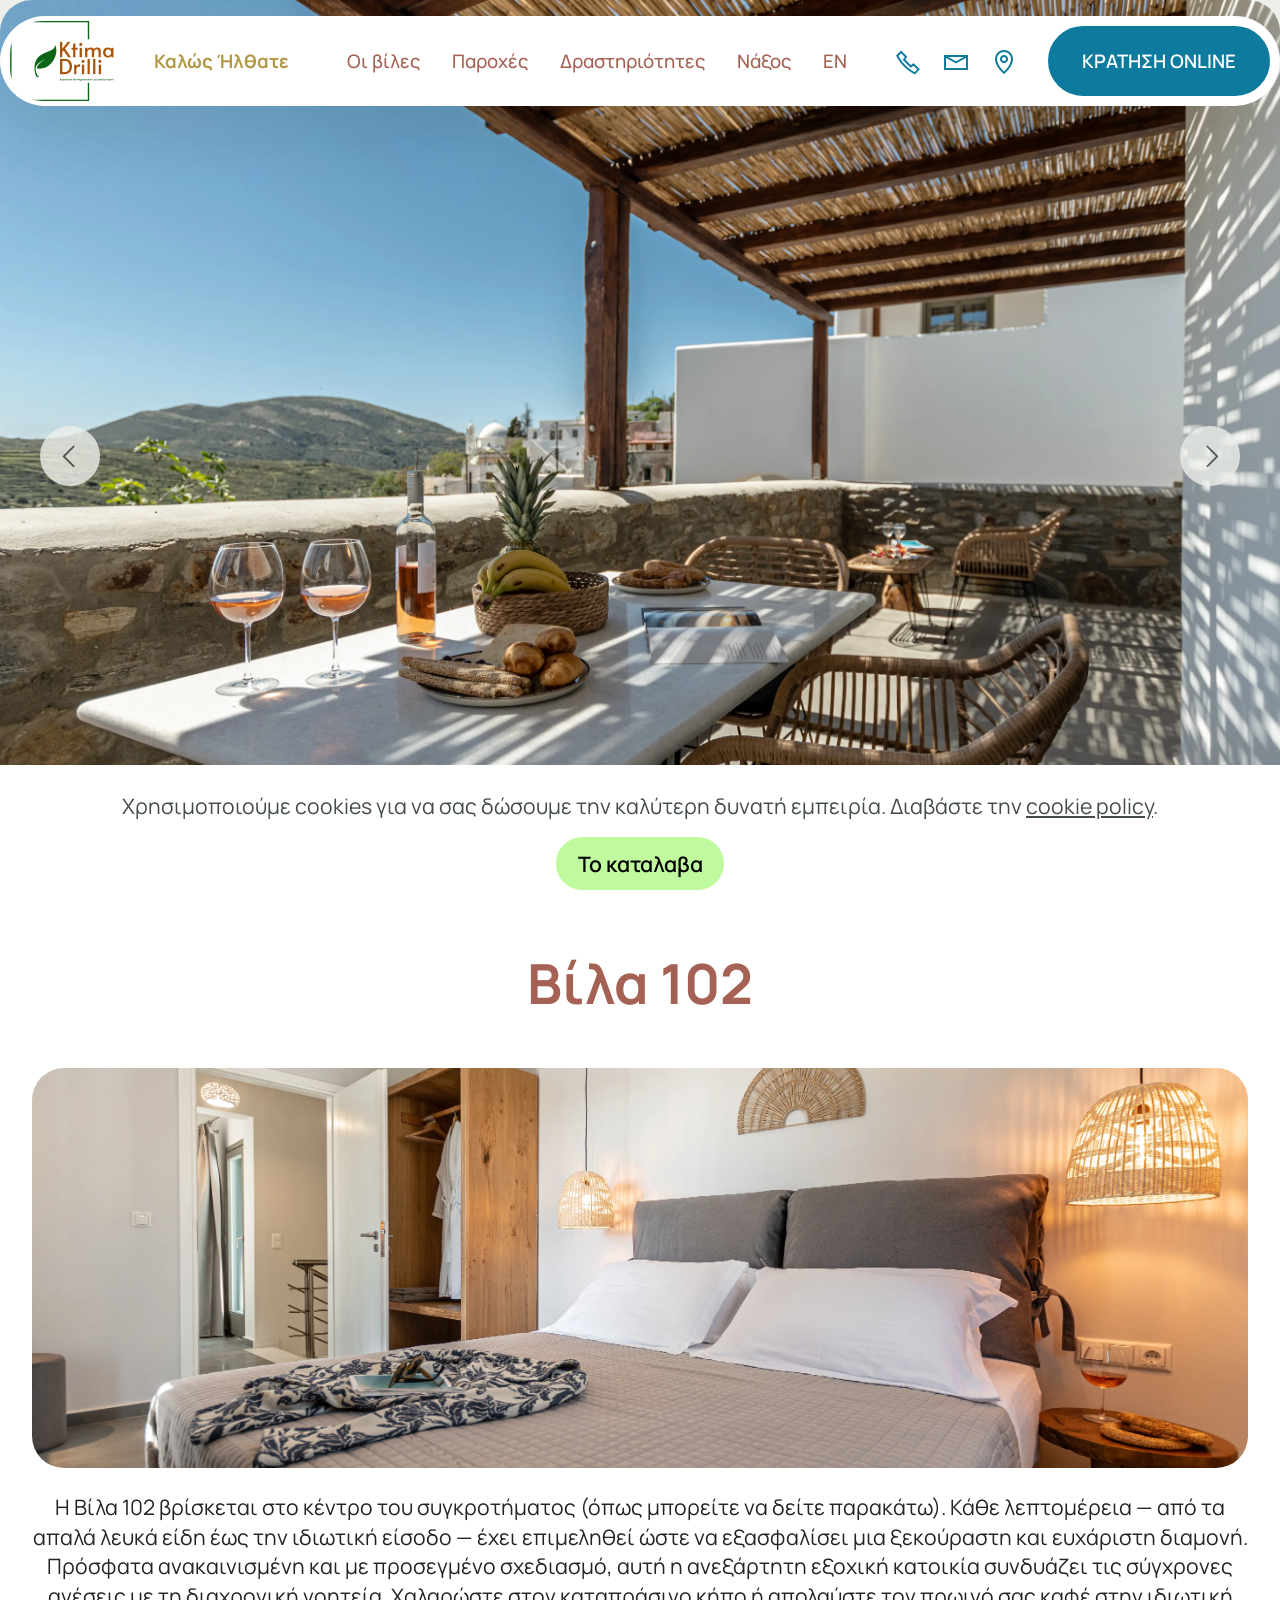
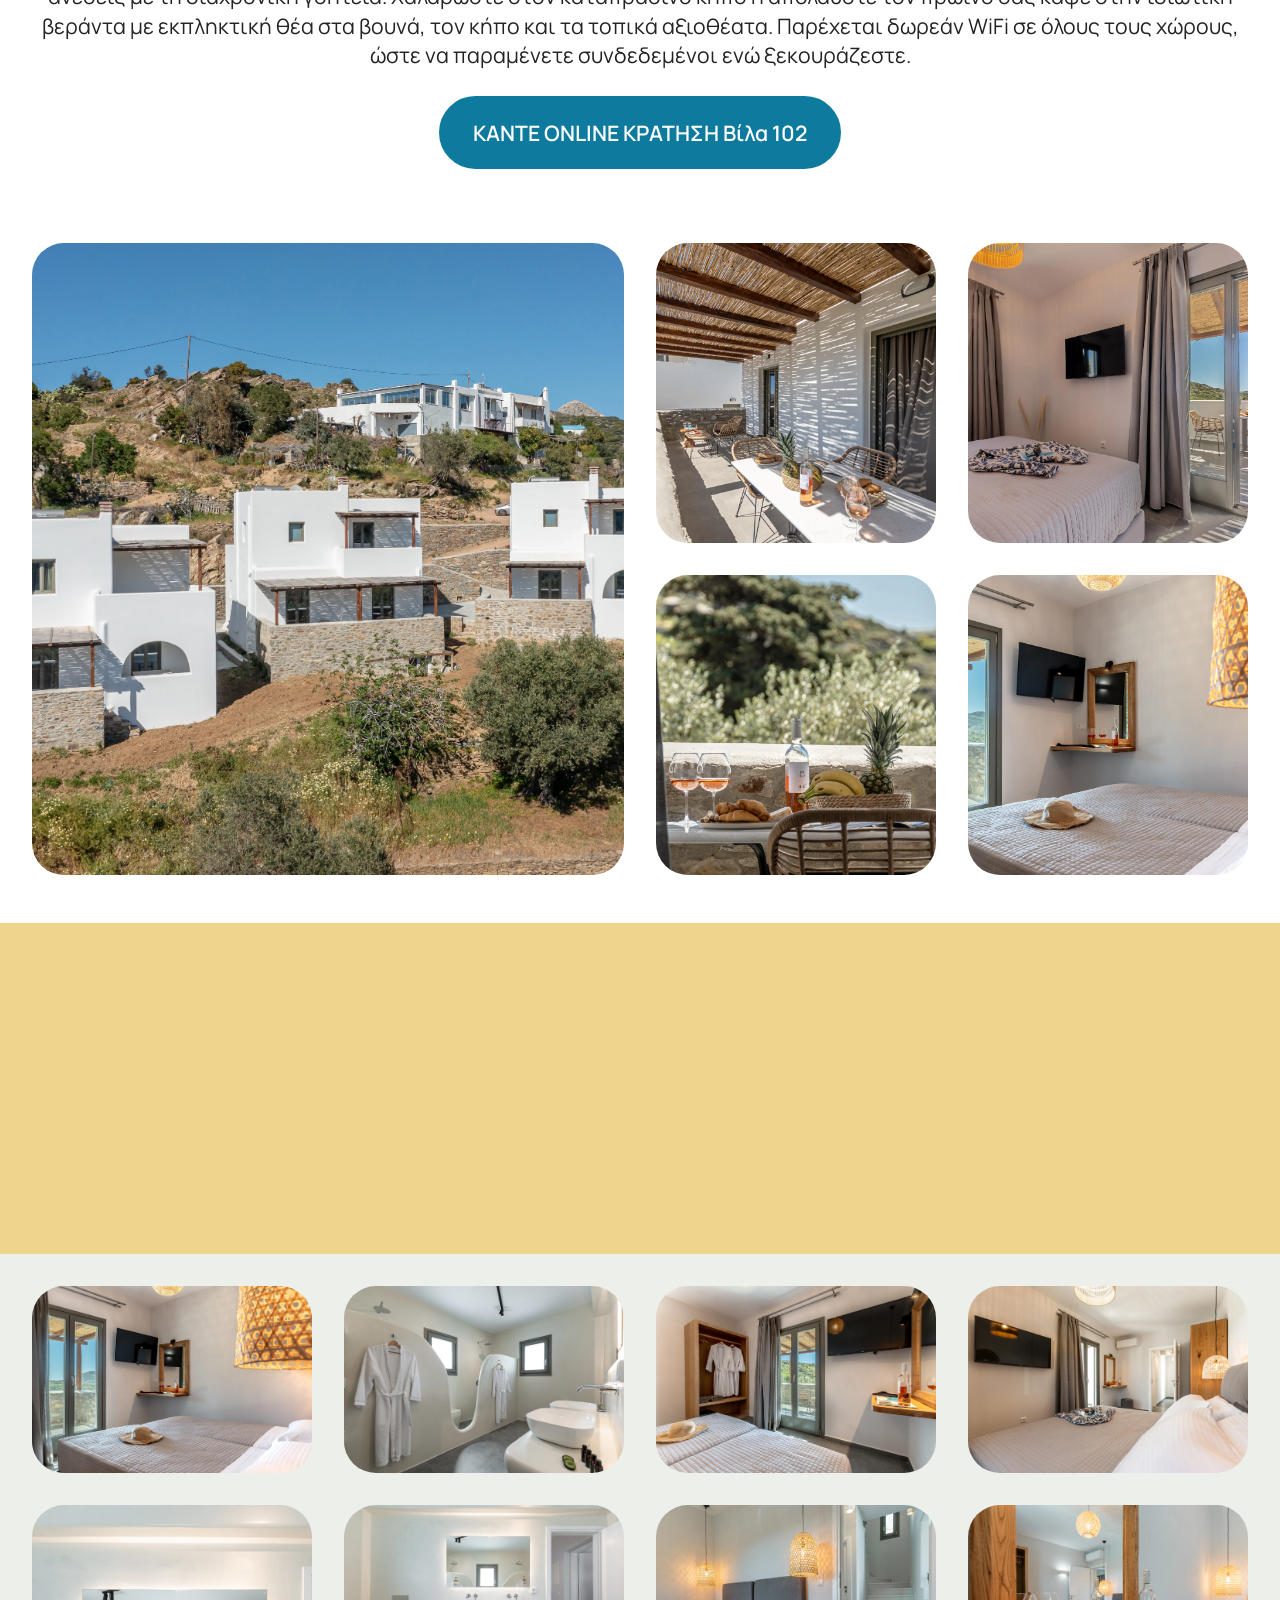
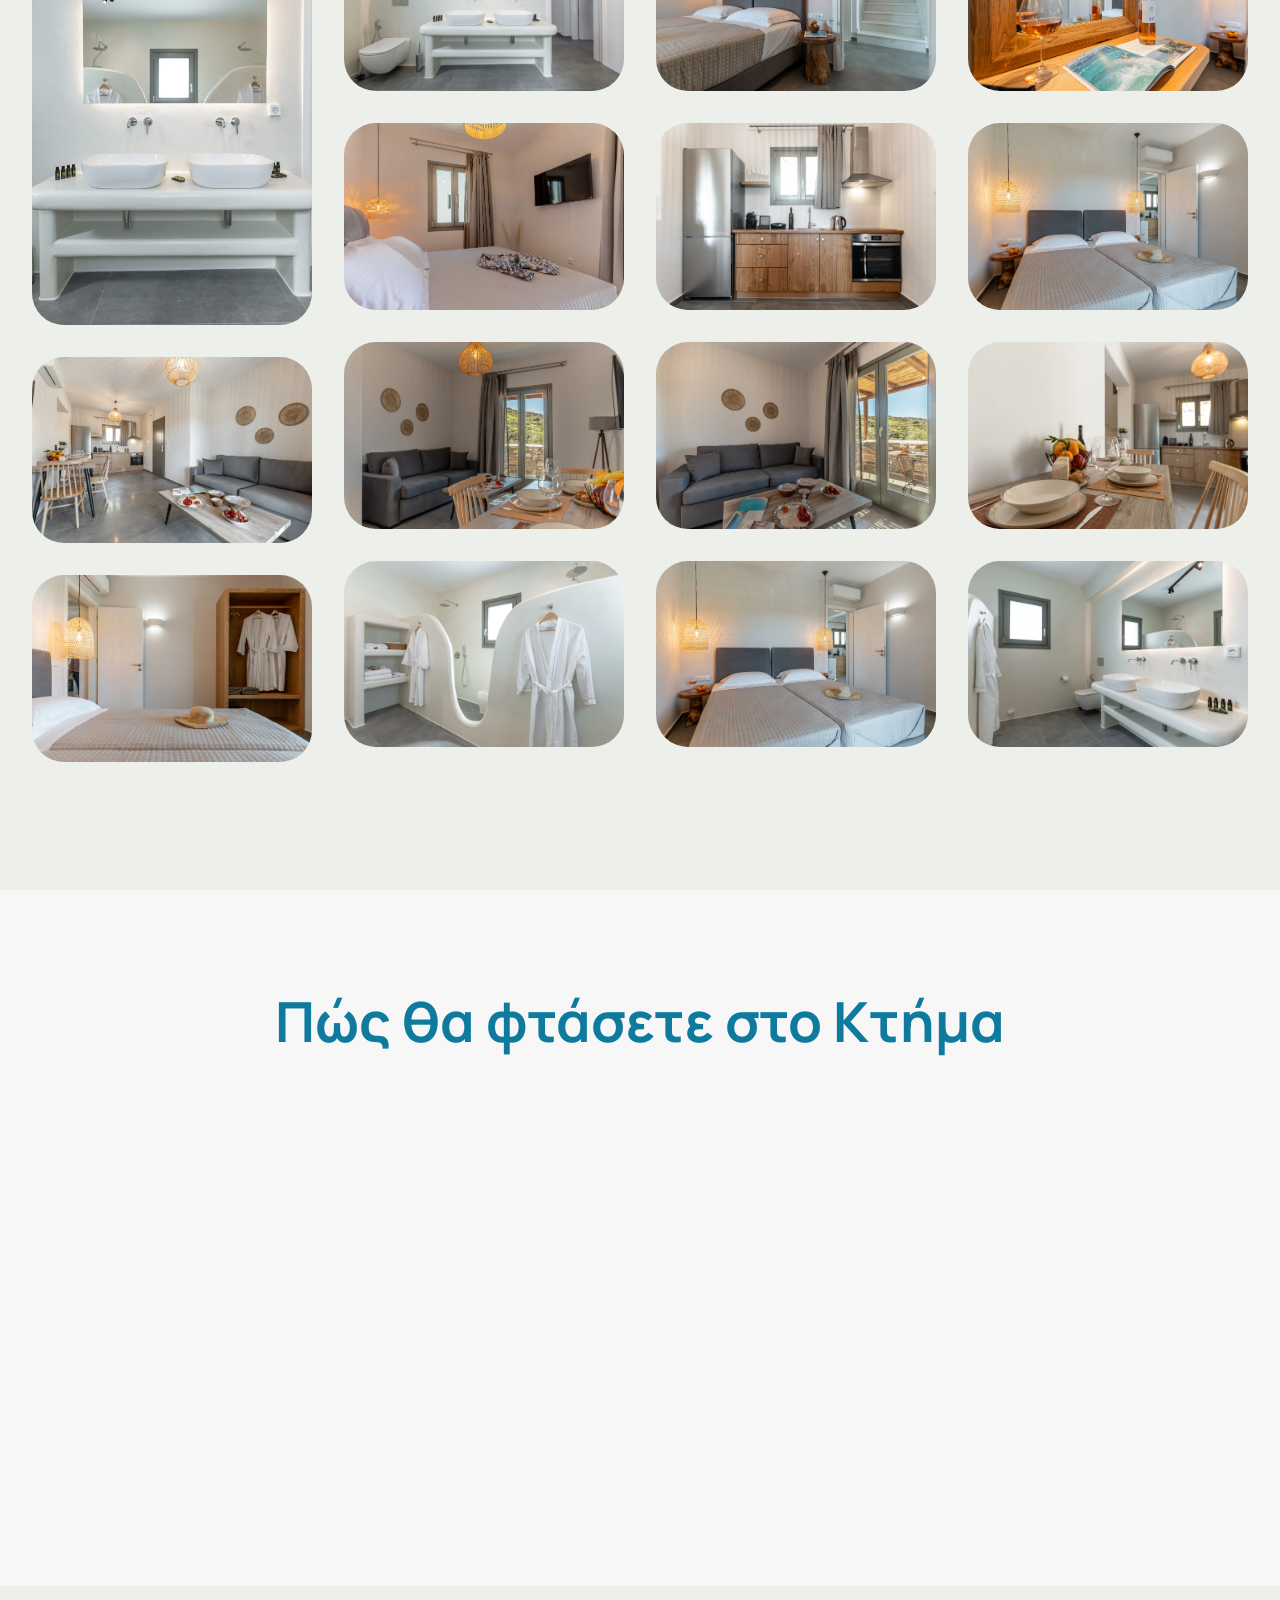
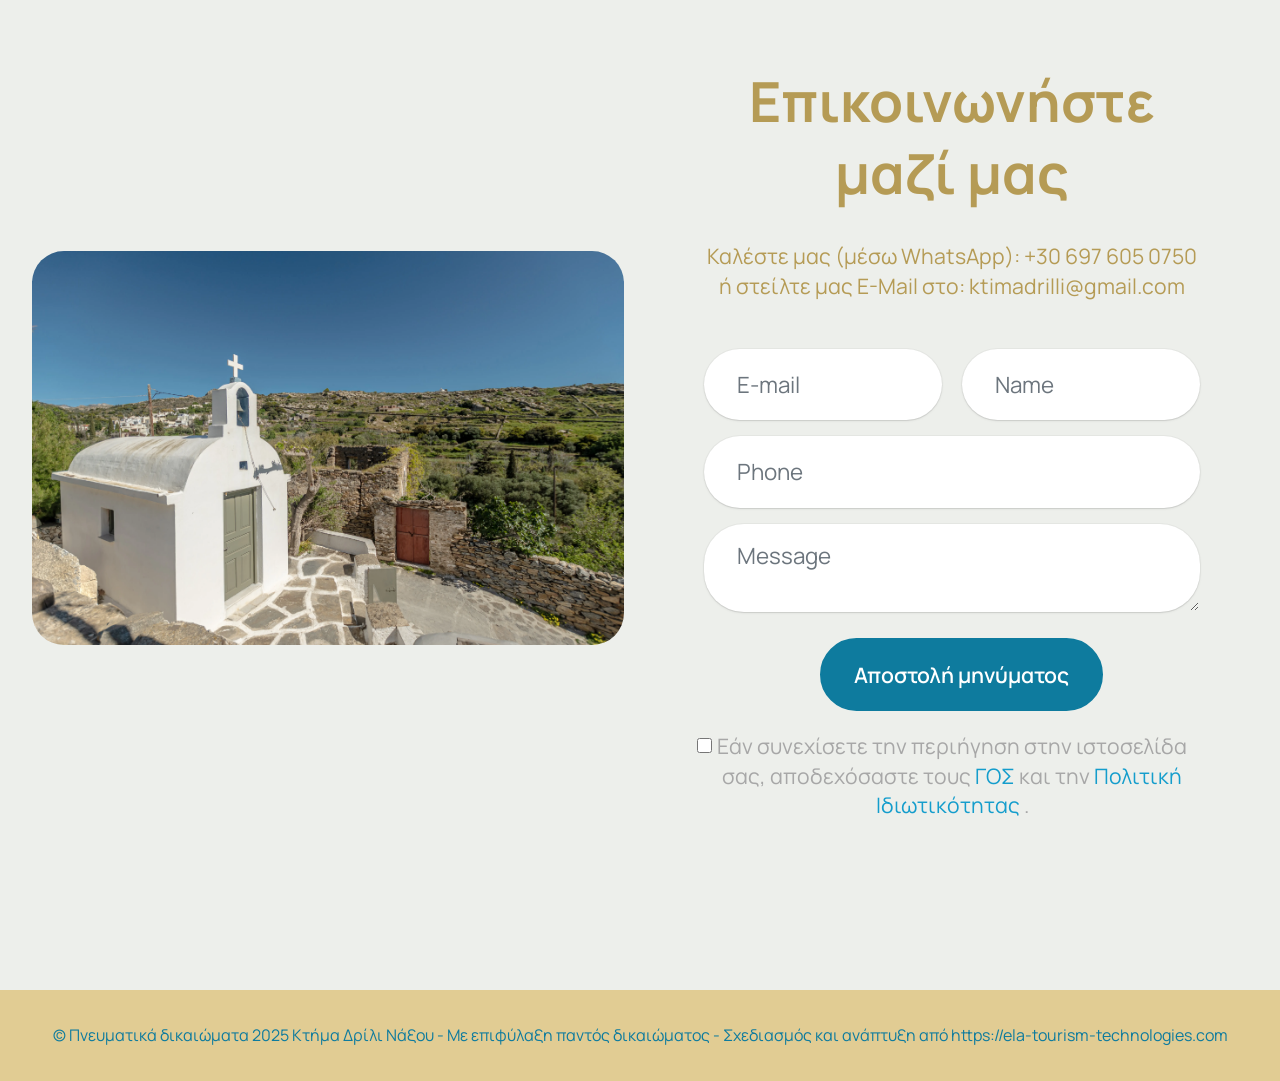
<file: page2.html>
<!DOCTYPE html>
<html  >
<head>
  
  <meta charset="UTF-8">
  <meta http-equiv="X-UA-Compatible" content="IE=edge">
  
  <meta name="viewport" content="width=device-width, initial-scale=1, minimum-scale=1">
  <link rel="shortcut icon" href="assets/images/ktima-drilli-logo.webp" type="image/x-icon">
  <meta name="description" content="Ktima Drilli offers luxurious 90 m² villas in Naxos, blending comfort and natural beauty. Perfect for families, couples, or friends seeking a relaxing, private escape in Greece.">
  
  
  <title>Βίλλα 102</title>
  <link rel="stylesheet" href="assets/web/assets/mobirise-icons2/mobirise2.css">
  <link rel="stylesheet" href="assets/bootstrap/css/bootstrap.min.css">
  <link rel="stylesheet" href="assets/web/assets/gdpr-plugin/gdpr-styles.css">
  <link rel="stylesheet" href="assets/dropdown/css/style.css">
  <link rel="stylesheet" href="assets/theme/css/style.css">
  <link rel="stylesheet" href="assets/gallery/style.css">
  <link rel="preload" href="https://fonts.googleapis.com/css2?family=Manrope:wght@400;700&display=swap&display=swap" as="style" onload="this.onload=null;this.rel='stylesheet'">
  <noscript><link rel="stylesheet" href="https://fonts.googleapis.com/css2?family=Manrope:wght@400;700&display=swap&display=swap"></noscript>
  <link rel="preload" as="style" href="assets/mobirise/css/mbr-additional.css?v=0SrYj4"><link rel="stylesheet" href="assets/mobirise/css/mbr-additional.css?v=0SrYj4" type="text/css">

  
  
  

</head>
<body>
  
  <section data-bs-version="5.1" class="menu menu2 cid-uOeiedwk6J" once="menu" id="menu02-w">
	

	<nav class="navbar navbar-dropdown navbar-fixed-top navbar-expand-lg">
		<div class="container">
			<div class="navbar-brand">
				<span class="navbar-logo">
					
						<img src="assets/images/ktima-drilli-logo.webp" alt="" style="height: 5rem;">
					
				</span>
				<span class="navbar-caption-wrap"><a class="navbar-caption text-warning text-primary display-4" href="index.html#top">Καλώς Ήλθατε</a></span>
			</div>
			<button class="navbar-toggler" type="button" data-toggle="collapse" data-bs-toggle="collapse" data-target="#navbarSupportedContent" data-bs-target="#navbarSupportedContent" aria-controls="navbarNavAltMarkup" aria-expanded="false" aria-label="Toggle navigation">
				<div class="hamburger">
					<span></span>
					<span></span>
					<span></span>
					<span></span>
				</div>
			</button>
			<div class="collapse navbar-collapse" id="navbarSupportedContent">
				<ul class="navbar-nav nav-dropdown" data-app-modern-menu="true"><li class="nav-item">
						<a class="nav-link link text-secondary text-primary display-4" href="index.html#features03-1">Οι βίλες</a>
					</li><li class="nav-item"><a class="nav-link link text-secondary text-primary display-4" href="index.html#features7-5">Παροχές</a></li>
					<li class="nav-item">
						<a class="nav-link link text-secondary text-primary display-4" href="index.html#events-1-uKYtBYwsa6">Δραστηριότητες</a>
					</li><li class="nav-item">
						<a class="nav-link link text-secondary text-primary display-4" href="index.html#features3-b" aria-expanded="false">Νάξος</a>
					</li><li class="nav-item"><a class="nav-link link text-secondary text-primary display-4" href="index.html#features3-b">ΕΝ</a></li></ul>
				<div class="icons-menu">
					<a class="iconfont-wrapper" href="https://wa.me/30 697 605 0750">
						<span class="p-2 mbr-iconfont mobi-mbri-phone mobi-mbri"></span>
					</a>
					<a class="iconfont-wrapper" href="mailto:ktimadrilli@gmail.com">
						<span class="p-2 mbr-iconfont mobi-mbri-letter mobi-mbri"></span>
					</a>
					<a class="iconfont-wrapper" href="index.html#map01-0">
						<span class="p-2 mbr-iconfont mobi-mbri-map-pin mobi-mbri"></span>
					</a>
					
				</div>
				<div class="navbar-buttons mbr-section-btn"><a class="btn btn-danger display-4" href="https://book.roompanda.com/ktima-drili-villas-naxos" target="_blank">ΚΡΑΤΗΣΗ ONLINE</a></div>
			</div>
		</div>
	</nav>
</section>

<section data-bs-version="5.1" class="slider3 cid-uOeiedMCwx mbr-fullscreen" id="slider3-x">
    
    <div class="carousel slide carousel-fade" id="vpLxptVKes" data-ride="carousel" data-bs-ride="carousel" data-interval="7000" data-bs-interval="7000">
        <ol class="carousel-indicators">
            <li data-slide-to="0" data-bs-slide-to="0" class="active" data-target="#vpLxptVKes" data-bs-target="#vpLxptVKes"></li><li data-slide-to="1" data-bs-slide-to="1" class="" data-target="#vpLxptVKes" data-bs-target="#vpLxptVKes"></li><li data-slide-to="2" data-bs-slide-to="2" class="" data-target="#vpLxptVKes" data-bs-target="#vpLxptVKes"></li><li data-slide-to="3" data-bs-slide-to="3" class="" data-target="#vpLxptVKes" data-bs-target="#vpLxptVKes"></li><li data-slide-to="4" data-bs-slide-to="4" class="" data-target="#vpLxptVKes" data-bs-target="#vpLxptVKes"></li><li data-slide-to="5" data-bs-slide-to="5" class="" data-target="#vpLxptVKes" data-bs-target="#vpLxptVKes"></li><li data-slide-to="6" data-bs-slide-to="6" class="" data-target="#vpLxptVKes" data-bs-target="#vpLxptVKes"></li><li data-slide-to="7" data-bs-slide-to="7" class="" data-target="#vpLxptVKes" data-bs-target="#vpLxptVKes"></li><li data-slide-to="8" data-bs-slide-to="8" class="" data-target="#vpLxptVKes" data-bs-target="#vpLxptVKes"></li><li data-slide-to="9" data-bs-slide-to="9" class="" data-target="#vpLxptVKes" data-bs-target="#vpLxptVKes"></li>
            
            
        </ol>
        <div class="carousel-inner">
         
            
            <div class="carousel-item slider-image item active">
                <div class="item-wrapper">
                    <img class="d-block w-100" src="assets/images/ktima-drilli-38.webp" data-slide-to="0" data-bs-slide-to="0" alt="">
                    
                    
                </div>
            </div><div class="carousel-item slider-image item">
                <div class="item-wrapper">
                    <img class="d-block w-100" src="assets/images/ktima-drilli-17.webp" data-slide-to="1" data-bs-slide-to="1" alt="">
                    
                    
                </div>
            </div><div class="carousel-item slider-image item">
                <div class="item-wrapper">
                    <img class="d-block w-100" src="assets/images/ktima-drilli-20.webp" data-slide-to="2" data-bs-slide-to="2" alt="">
                    
                    
                </div>
            </div><div class="carousel-item slider-image item">
                <div class="item-wrapper">
                    <img class="d-block w-100" src="assets/images/ktima-drilli-24.webp" data-slide-to="3" data-bs-slide-to="3" alt="">
                    
                    
                </div>
            </div><div class="carousel-item slider-image item">
                <div class="item-wrapper">
                    <img class="d-block w-100" src="assets/images/ktima-drilli-31.webp" data-slide-to="4" data-bs-slide-to="4" alt="">
                    
                    
                </div>
            </div><div class="carousel-item slider-image item">
                <div class="item-wrapper">
                    <img class="d-block w-100" src="assets/images/ktima-drilli-29.webp" data-slide-to="6" data-bs-slide-to="6" alt="">
                    
                    
                </div>
            </div><div class="carousel-item slider-image item">
                <div class="item-wrapper">
                    <img class="d-block w-100" src="assets/images/ktima-drilli-84.webp" data-slide-to="8" data-bs-slide-to="8" alt="">
                    
                    
                </div>
            </div><div class="carousel-item slider-image item">
                <div class="item-wrapper">
                    <img class="d-block w-100" src="assets/images/ktima-drilli-69.webp" data-slide-to="9" data-bs-slide-to="9" alt="">
                    
                    
                </div>
            </div><div class="carousel-item slider-image item">
                <div class="item-wrapper">
                    <img class="d-block w-100" src="assets/images/ktima-drilli-68.webp" data-slide-to="10" data-bs-slide-to="10" alt="">
                    
                    
                </div>
            </div><div class="carousel-item slider-image item">
                <div class="item-wrapper">
                    <img class="d-block w-100" src="assets/images/ktima-drilli-76.webp" data-slide-to="11" data-bs-slide-to="11" alt="">
                    
                    
                </div>
            </div>
        </div>
        <a class="carousel-control carousel-control-prev" role="button" data-slide="prev" data-bs-slide="prev" href="#vpLxptVKes">
            <span class="mobi-mbri mobi-mbri-arrow-prev" aria-hidden="true"></span>
            <span class="sr-only visually-hidden">Previous</span>
        </a>
        <a class="carousel-control carousel-control-next" role="button" data-slide="next" data-bs-slide="next" href="#vpLxptVKes">
            <span class="mobi-mbri mobi-mbri-arrow-next" aria-hidden="true"></span>
            <span class="sr-only visually-hidden">Next</span>
        </a>
    </div>
</section>

<section data-bs-version="5.1" class="features03 cid-uOgFWkwgeQ" id="features03-1d">
	
	
	<div class="container-fluid">
		<div class="row justify-content-center mb-5">
			<div class="col-12 content-head">
				<div class="mbr-section-head">
					<h4 class="mbr-section-title mbr-fonts-style align-center mb-0 display-2">
						<strong>Βίλα 102<br></strong></h4>
					
				</div>
			</div>
		</div>
		<div class="row">
			<div class="item features-image col-12 col-md-6 col-lg-12 active">
				<div class="item-wrapper">
					<div class="item-img mb-3">
						<a href="page1.html#slider3-r"><img src="assets/images/ktima-drilli-99.webp" alt="" title=""></a>
					</div>
					<div class="item-content align-left">
						<h5 class="item-title mbr-fonts-style mt-0 mb-2 display-5"></h5>
						<p class="mbr-text mbr-fonts-style mb-3 display-7">Η Βίλα 102 βρίσκεται στο κέντρο του συγκροτήματος (όπως μπορείτε να δείτε παρακάτω). Κάθε λεπτομέρεια — από τα απαλά λευκά είδη έως την ιδιωτική είσοδο — έχει επιμεληθεί ώστε να εξασφαλίσει μια ξεκούραστη και ευχάριστη διαμονή. Πρόσφατα ανακαινισμένη και με προσεγμένο σχεδιασμό, αυτή η ανεξάρτητη εξοχική κατοικία συνδυάζει τις σύγχρονες ανέσεις με τη διαχρονική γοητεία. Χαλαρώστε στον καταπράσινο κήπο ή απολαύστε τον πρωινό σας καφέ στην ιδιωτική βεράντα με εκπληκτική θέα στα βουνά, τον κήπο και τα τοπικά αξιοθέατα. Παρέχεται δωρεάν WiFi σε όλους τους χώρους, ώστε να παραμένετε συνδεδεμένοι ενώ ξεκουράζεστε.</p>
						<div class="mbr-section-btn item-footer"><a href="https://book.roompanda.com/ktima-drili-villas-naxos" class="btn item-btn btn-danger display-7" target="_blank">ΚΑΝΤΕ ONLINE ΚΡΑΤΗΣΗ Βίλα 102</a></div>
					</div>
				</div>
			</div>
			
			
		</div>
	</div>
</section>

<section data-bs-version="5.1" class="gallery05 cid-uOeiee5Dqs" id="gallery05-y">
    

    
    
    <div class="container-fluid">
        
        <div class="row justify-content-center  blockContent">
            <div class="col-12 col-lg-6">
                <div class="row">
                    <div class="col-xs-12 col-sm-12 col-md-6 col-lg-6 active">
                        <div class="item-wrapper">
                            <div class="item-img">
                                <img src="assets/images/ktima-drilli-84.webp" alt="" title="" data-slide-to="0" data-bs-slide-to="0" class="smallImage">
                            </div>

                        </div>
                    </div>
                    <div class="col-md-6 col-xs-12 col-sm-12 col-lg-6">
                        <div class="item-wrapper">
                            <div class="item-img">
                                <img src="assets/images/ktima-drilli-42.webp" alt="" title="" data-slide-to="1" data-bs-slide-to="1" class="smallImage">
                            </div>

                        </div>
                    </div>
                    <div class="col-xs-12 col-sm-12 col-md-6 col-lg-6">
                        <div class="item-wrapper">
                            <div class="item-img">
                                <img src="assets/images/ktima-drilli-61.webp" alt="" title="" data-slide-to="2" data-bs-slide-to="2" class="smallImage">
                            </div>
                        </div>
                    </div>
                    <div class="col-xs-12 col-sm-12 col-md-6 col-lg-6">
                        <div class="item-wrapper">
                            <div class="item-img">
                                <img src="assets/images/ktima-drilli-55.webp" alt="" title="" data-slide-to="3" data-bs-slide-to="3" class="smallImage">
                            </div>
                        </div>
                    </div>
                </div>
            </div>
            <div class="col-12 col-lg-6">
                <div class="item-wrapper">
                    <div class="item-img ">
                        <img class="w-100 largeImage" src="assets/images/ktima-drilli-3.webp" alt="" data-slide-to="3" data-bs-slide-to="3">
                    </div>

                </div>
            </div>
        </div>
    </div>
</section>

<section data-bs-version="5.1" class="gallery08 cid-uOeieefA3Q" id="gallery08-z">
  


  <div class="container-fluid gallery-wrapper">

    <div class="ticker-wrap">
      <div class="ticker">
        <div class="ticker__item display-1" data-word="2 υπνοδωμάτια (1 μεγάλο διπλό κρεβάτι, 2 μονά κρεβάτια) • Σαλόνι με 2 καναπέδες-κρεβάτια και τηλεόραση επίπεδης οθόνης">Dream • Create • Inspire
        </div>
      </div>
    </div>

    <div class="ticker-wrap">
      <div class="ticker ticker__center">
        <div class="ticker__item display-1" data-word="2 μοντέρνα μπάνια με μπουρνούζια, παντόφλες και δωρεάν προϊόντα περιποίησης • Πλυντήριο ρούχων, κλιματισμός και κομψά πλακάκια στο δάπεδο">From idea to reality • Start small
        </div>
      </div>
    </div>

    <div class="ticker-wrap">
      <div class="ticker ticker__end">
        <div class="ticker__item display-1" data-word="Πλήρως εξοπλισμένη ιδιωτική κουζίνα με καφετιέρα, φούρνο και τραπεζαρία • Κάντε κράτηση τώρα!">Be fearless • Start now!
        </div>
      </div>
    </div>
  </div>
</section>

<section data-bs-version="5.1" class="gallery1 mbr-gallery cid-uOeieenlaU" id="gallery02-10">   
    
    

    <div class="container-fluid">
        <div class="row justify-content-center">
            <div class="col-12 content-head">
                
            </div>
        </div>
        <div class="row mbr-gallery mbr-masonry" data-masonry="{&quot;percentPosition&quot;: true }">
            <div class="col-12 col-md-6 col-lg-3 item gallery-image">
                <div class="item-wrapper" data-toggle="modal" data-bs-toggle="modal" data-target="#vpLxpuwvgN-modal" data-bs-target="#vpLxpuwvgN-modal">
                    <img class="w-100" src="assets/images/ktima-drilli-61.webp" alt="" data-slide-to="0" data-bs-slide-to="0" data-target="#lb-vpLxpuwvgN" data-bs-target="#lb-vpLxpuwvgN">
                    <div class="icon-wrapper">
                        <span class="mobi-mbri mobi-mbri-search mbr-iconfont mbr-iconfont-btn"></span>
                    </div>
                </div>
                
            </div>
            <div class="col-12 col-md-6 col-lg-3 item gallery-image">
                <div class="item-wrapper" data-toggle="modal" data-bs-toggle="modal" data-target="#vpLxpuwvgN-modal" data-bs-target="#vpLxpuwvgN-modal">
                    <img class="w-100" src="assets/images/ktima-drilli-116.webp" alt="" data-slide-to="1" data-bs-slide-to="1" data-target="#lb-vpLxpuwvgN" data-bs-target="#lb-vpLxpuwvgN">
                    <div class="icon-wrapper">
                        <span class="mobi-mbri mobi-mbri-search mbr-iconfont mbr-iconfont-btn"></span>
                    </div>
                </div>
                
            </div>
            <div class="col-12 col-md-6 col-lg-3 item gallery-image">
                <div class="item-wrapper" data-toggle="modal" data-bs-toggle="modal" data-target="#vpLxpuwvgN-modal" data-bs-target="#vpLxpuwvgN-modal">
                    <img class="w-100" src="assets/images/ktima-drilli-62.webp" alt="" data-slide-to="2" data-bs-slide-to="2" data-target="#lb-vpLxpuwvgN" data-bs-target="#lb-vpLxpuwvgN">
                    <div class="icon-wrapper">
                        <span class="mobi-mbri mobi-mbri-search mbr-iconfont mbr-iconfont-btn"></span>
                    </div>
                </div>
                
            </div>
            <div class="col-12 col-md-6 col-lg-3 item gallery-image">
                <div class="item-wrapper" data-toggle="modal" data-bs-toggle="modal" data-target="#vpLxpuwvgN-modal" data-bs-target="#vpLxpuwvgN-modal">
                    <img class="w-100" src="assets/images/ktima-drilli-101.webp" alt="" data-slide-to="3" data-bs-slide-to="3" data-target="#lb-vpLxpuwvgN" data-bs-target="#lb-vpLxpuwvgN">
                    <div class="icon-wrapper">
                        <span class="mobi-mbri mobi-mbri-search mbr-iconfont mbr-iconfont-btn"></span>
                    </div>
                </div>
                
            </div>
            <div class="col-12 col-md-6 col-lg-3 item gallery-image">
                <div class="item-wrapper" data-toggle="modal" data-bs-toggle="modal" data-target="#vpLxpuwvgN-modal" data-bs-target="#vpLxpuwvgN-modal">
                    <img class="w-100" src="assets/images/ktima-drilli-120.webp" alt="" data-slide-to="4" data-bs-slide-to="4" data-target="#lb-vpLxpuwvgN" data-bs-target="#lb-vpLxpuwvgN">
                    <div class="icon-wrapper">
                        <span class="mobi-mbri mobi-mbri-search mbr-iconfont mbr-iconfont-btn"></span>
                    </div>
                </div>
                
            </div>
            <div class="col-12 col-md-6 col-lg-3 item gallery-image">
                <div class="item-wrapper" data-toggle="modal" data-bs-toggle="modal" data-target="#vpLxpuwvgN-modal" data-bs-target="#vpLxpuwvgN-modal">
                    <img class="w-100" src="assets/images/ktima-drilli-119.webp" alt="" data-slide-to="5" data-bs-slide-to="5" data-target="#lb-vpLxpuwvgN" data-bs-target="#lb-vpLxpuwvgN">
                    <div class="icon-wrapper">
                        <span class="mobi-mbri mobi-mbri-search mbr-iconfont mbr-iconfont-btn"></span>
                    </div>
                </div>
                
            </div>
            <div class="col-12 col-md-6 col-lg-3 item gallery-image">
                <div class="item-wrapper" data-toggle="modal" data-bs-toggle="modal" data-target="#vpLxpuwvgN-modal" data-bs-target="#vpLxpuwvgN-modal">
                    <img class="w-100" src="assets/images/ktima-drilli-66.webp" alt="" data-slide-to="6" data-bs-slide-to="6" data-target="#lb-vpLxpuwvgN" data-bs-target="#lb-vpLxpuwvgN">
                    <div class="icon-wrapper">
                        <span class="mobi-mbri mobi-mbri-search mbr-iconfont mbr-iconfont-btn"></span>
                    </div>
                </div>
                
            </div><div class="col-12 col-md-6 col-lg-3 item gallery-image">
                <div class="item-wrapper" data-toggle="modal" data-bs-toggle="modal" data-target="#vpLxpuwvgN-modal" data-bs-target="#vpLxpuwvgN-modal">
                    <img class="w-100" src="assets/images/ktima-drilli-69.webp" alt="" data-slide-to="7" data-bs-slide-to="7" data-target="#lb-vpLxpuwvgN" data-bs-target="#lb-vpLxpuwvgN">
                    <div class="icon-wrapper">
                        <span class="mobi-mbri mobi-mbri-search mbr-iconfont mbr-iconfont-btn"></span>
                    </div>
                </div>
                
            </div><div class="col-12 col-md-6 col-lg-3 item gallery-image">
                <div class="item-wrapper" data-toggle="modal" data-bs-toggle="modal" data-target="#vpLxpuwvgN-modal" data-bs-target="#vpLxpuwvgN-modal">
                    <img class="w-100" src="assets/images/ktima-drilli-68.webp" alt="" data-slide-to="8" data-bs-slide-to="8" data-target="#lb-vpLxpuwvgN" data-bs-target="#lb-vpLxpuwvgN">
                    <div class="icon-wrapper">
                        <span class="mobi-mbri mobi-mbri-search mbr-iconfont mbr-iconfont-btn"></span>
                    </div>
                </div>
                
            </div><div class="col-12 col-md-6 col-lg-3 item gallery-image">
                <div class="item-wrapper" data-toggle="modal" data-bs-toggle="modal" data-target="#vpLxpuwvgN-modal" data-bs-target="#vpLxpuwvgN-modal">
                    <img class="w-100" src="assets/images/ktima-drilli-85.webp" alt="" data-slide-to="9" data-bs-slide-to="9" data-target="#lb-vpLxpuwvgN" data-bs-target="#lb-vpLxpuwvgN">
                    <div class="icon-wrapper">
                        <span class="mobi-mbri mobi-mbri-search mbr-iconfont mbr-iconfont-btn"></span>
                    </div>
                </div>
                
            </div><div class="col-12 col-md-6 col-lg-3 item gallery-image">
                <div class="item-wrapper" data-toggle="modal" data-bs-toggle="modal" data-target="#vpLxpuwvgN-modal" data-bs-target="#vpLxpuwvgN-modal">
                    <img class="w-100" src="assets/images/ktima-drilli-22.webp" alt="" data-slide-to="10" data-bs-slide-to="10" data-target="#lb-vpLxpuwvgN" data-bs-target="#lb-vpLxpuwvgN">
                    <div class="icon-wrapper">
                        <span class="mobi-mbri mobi-mbri-search mbr-iconfont mbr-iconfont-btn"></span>
                    </div>
                </div>
                
            </div><div class="col-12 col-md-6 col-lg-3 item gallery-image">
                <div class="item-wrapper" data-toggle="modal" data-bs-toggle="modal" data-target="#vpLxpuwvgN-modal" data-bs-target="#vpLxpuwvgN-modal">
                    <img class="w-100" src="assets/images/ktima-drilli-17.webp" alt="" data-slide-to="11" data-bs-slide-to="11" data-target="#lb-vpLxpuwvgN" data-bs-target="#lb-vpLxpuwvgN">
                    <div class="icon-wrapper">
                        <span class="mobi-mbri mobi-mbri-search mbr-iconfont mbr-iconfont-btn"></span>
                    </div>
                </div>
                
            </div><div class="col-12 col-md-6 col-lg-3 item gallery-image">
                <div class="item-wrapper" data-toggle="modal" data-bs-toggle="modal" data-target="#vpLxpuwvgN-modal" data-bs-target="#vpLxpuwvgN-modal">
                    <img class="w-100" src="assets/images/ktima-drilli-20.webp" alt="" data-slide-to="12" data-bs-slide-to="12" data-target="#lb-vpLxpuwvgN" data-bs-target="#lb-vpLxpuwvgN">
                    <div class="icon-wrapper">
                        <span class="mobi-mbri mobi-mbri-search mbr-iconfont mbr-iconfont-btn"></span>
                    </div>
                </div>
                
            </div><div class="col-12 col-md-6 col-lg-3 item gallery-image">
                <div class="item-wrapper" data-toggle="modal" data-bs-toggle="modal" data-target="#vpLxpuwvgN-modal" data-bs-target="#vpLxpuwvgN-modal">
                    <img class="w-100" src="assets/images/ktima-drilli-16.webp" alt="" data-slide-to="13" data-bs-slide-to="13" data-target="#lb-vpLxpuwvgN" data-bs-target="#lb-vpLxpuwvgN">
                    <div class="icon-wrapper">
                        <span class="mobi-mbri mobi-mbri-search mbr-iconfont mbr-iconfont-btn"></span>
                    </div>
                </div>
                
            </div><div class="col-12 col-md-6 col-lg-3 item gallery-image">
                <div class="item-wrapper" data-toggle="modal" data-bs-toggle="modal" data-target="#vpLxpuwvgN-modal" data-bs-target="#vpLxpuwvgN-modal">
                    <img class="w-100" src="assets/images/ktima-drilli-31.webp" alt="" data-slide-to="14" data-bs-slide-to="14" data-target="#lb-vpLxpuwvgN" data-bs-target="#lb-vpLxpuwvgN">
                    <div class="icon-wrapper">
                        <span class="mobi-mbri mobi-mbri-search mbr-iconfont mbr-iconfont-btn"></span>
                    </div>
                </div>
                
            </div><div class="col-12 col-md-6 col-lg-3 item gallery-image">
                <div class="item-wrapper" data-toggle="modal" data-bs-toggle="modal" data-target="#vpLxpuwvgN-modal" data-bs-target="#vpLxpuwvgN-modal">
                    <img class="w-100" src="assets/images/ktima-drilli-125.webp" alt="" data-slide-to="15" data-bs-slide-to="15" data-target="#lb-vpLxpuwvgN" data-bs-target="#lb-vpLxpuwvgN">
                    <div class="icon-wrapper">
                        <span class="mobi-mbri mobi-mbri-search mbr-iconfont mbr-iconfont-btn"></span>
                    </div>
                </div>
                
            </div><div class="col-12 col-md-6 col-lg-3 item gallery-image">
                <div class="item-wrapper" data-toggle="modal" data-bs-toggle="modal" data-target="#vpLxpuwvgN-modal" data-bs-target="#vpLxpuwvgN-modal">
                    <img class="w-100" src="assets/images/ktima-drilli-118.webp" alt="" data-slide-to="16" data-bs-slide-to="16" data-target="#lb-vpLxpuwvgN" data-bs-target="#lb-vpLxpuwvgN">
                    <div class="icon-wrapper">
                        <span class="mobi-mbri mobi-mbri-search mbr-iconfont mbr-iconfont-btn"></span>
                    </div>
                </div>
                
            </div><div class="col-12 col-md-6 col-lg-3 item gallery-image">
                <div class="item-wrapper" data-toggle="modal" data-bs-toggle="modal" data-target="#vpLxpuwvgN-modal" data-bs-target="#vpLxpuwvgN-modal">
                    <img class="w-100" src="assets/images/ktima-drilli-68.webp" alt="" data-slide-to="17" data-bs-slide-to="17" data-target="#lb-vpLxpuwvgN" data-bs-target="#lb-vpLxpuwvgN">
                    <div class="icon-wrapper">
                        <span class="mobi-mbri mobi-mbri-search mbr-iconfont mbr-iconfont-btn"></span>
                    </div>
                </div>
                
            </div><div class="col-12 col-md-6 col-lg-3 item gallery-image">
                <div class="item-wrapper" data-toggle="modal" data-bs-toggle="modal" data-target="#vpLxpuwvgN-modal" data-bs-target="#vpLxpuwvgN-modal">
                    <img class="w-100" src="assets/images/ktima-drilli-72.webp" alt="" data-slide-to="18" data-bs-slide-to="18" data-target="#lb-vpLxpuwvgN" data-bs-target="#lb-vpLxpuwvgN">
                    <div class="icon-wrapper">
                        <span class="mobi-mbri mobi-mbri-search mbr-iconfont mbr-iconfont-btn"></span>
                    </div>
                </div>
                
            </div>
        </div>

        <div class="modal mbr-slider" tabindex="-1" role="dialog" aria-hidden="true" id="vpLxpuwvgN-modal">
            <div class="modal-dialog" role="document">
                <div class="modal-content">
                    <div class="modal-body">
                        <div class="carousel slide carousel-fade" id="lb-vpLxpuwvgN" data-interval="5000" data-bs-interval="5000">
                            <div class="carousel-inner">
                                <div class="carousel-item active">
                                    <img class="d-block w-100" src="assets/images/ktima-drilli-61.webp" alt="">
                                </div>
                                <div class="carousel-item">
                                    <img class="d-block w-100" src="assets/images/ktima-drilli-116.webp" alt="">
                                </div>
                                <div class="carousel-item">
                                    <img class="d-block w-100" src="assets/images/ktima-drilli-62.webp" alt="">
                                </div>
                                <div class="carousel-item">
                                    <img class="d-block w-100" src="assets/images/ktima-drilli-101.webp" alt="">
                                </div>
                                <div class="carousel-item">
                                    <img class="d-block w-100" src="assets/images/ktima-drilli-120.webp" alt="">
                                </div>
                                <div class="carousel-item">
                                    <img class="d-block w-100" src="assets/images/ktima-drilli-119.webp" alt="">
                                </div>
                                <div class="carousel-item">
                                    <img class="d-block w-100" src="assets/images/ktima-drilli-66.webp" alt="">
                                </div><div class="carousel-item">
                                    <img class="d-block w-100" src="assets/images/ktima-drilli-69.webp" alt="">
                                </div><div class="carousel-item">
                                    <img class="d-block w-100" src="assets/images/ktima-drilli-68.webp" alt="">
                                </div><div class="carousel-item">
                                    <img class="d-block w-100" src="assets/images/ktima-drilli-85.webp" alt="">
                                </div><div class="carousel-item">
                                    <img class="d-block w-100" src="assets/images/ktima-drilli-22.webp" alt="">
                                </div><div class="carousel-item">
                                    <img class="d-block w-100" src="assets/images/ktima-drilli-17.webp" alt="">
                                </div><div class="carousel-item">
                                    <img class="d-block w-100" src="assets/images/ktima-drilli-20.webp" alt="">
                                </div><div class="carousel-item">
                                    <img class="d-block w-100" src="assets/images/ktima-drilli-16.webp" alt="">
                                </div><div class="carousel-item">
                                    <img class="d-block w-100" src="assets/images/ktima-drilli-31.webp" alt="">
                                </div><div class="carousel-item">
                                    <img class="d-block w-100" src="assets/images/ktima-drilli-125.webp" alt="">
                                </div><div class="carousel-item">
                                    <img class="d-block w-100" src="assets/images/ktima-drilli-118.webp" alt="">
                                </div><div class="carousel-item">
                                    <img class="d-block w-100" src="assets/images/ktima-drilli-68.webp" alt="">
                                </div><div class="carousel-item">
                                    <img class="d-block w-100" src="assets/images/ktima-drilli-72.webp" alt="">
                                </div>
                            </div>
                            <ol class="carousel-indicators">
                                <li data-slide-to="0" data-bs-slide-to="0" class="active" data-target="#lb-vpLxpuwvgN" data-bs-target="#lb-vpLxpuwvgN"></li>
                                <li data-slide-to="1" data-bs-slide-to="1" data-target="#lb-vpLxpuwvgN" data-bs-target="#lb-vpLxpuwvgN"></li>
                                <li data-slide-to="2" data-bs-slide-to="2" data-target="#lb-vpLxpuwvgN" data-bs-target="#lb-vpLxpuwvgN"></li>
                                <li data-slide-to="3" data-bs-slide-to="3" data-target="#lb-vpLxpuwvgN" data-bs-target="#lb-vpLxpuwvgN"></li>
                                <li data-slide-to="4" data-bs-slide-to="4" data-target="#lb-vpLxpuwvgN" data-bs-target="#lb-vpLxpuwvgN"></li>
                                <li data-slide-to="5" data-bs-slide-to="5" data-target="#lb-vpLxpuwvgN" data-bs-target="#lb-vpLxpuwvgN"></li>
                                <li data-slide-to="6" data-bs-slide-to="6" data-target="#lb-vpLxpuwvgN" data-bs-target="#lb-vpLxpuwvgN"></li><li data-slide-to="7" data-bs-slide-to="7" data-target="#lb-vpLxpuwvgN" data-bs-target="#lb-vpLxpuwvgN"></li><li data-slide-to="8" data-bs-slide-to="8" data-target="#lb-vpLxpuwvgN" data-bs-target="#lb-vpLxpuwvgN"></li><li data-slide-to="9" data-bs-slide-to="9" data-target="#lb-vpLxpuwvgN" data-bs-target="#lb-vpLxpuwvgN"></li><li data-slide-to="10" data-bs-slide-to="10" data-target="#lb-vpLxpuwvgN" data-bs-target="#lb-vpLxpuwvgN"></li><li data-slide-to="11" data-bs-slide-to="11" data-target="#lb-vpLxpuwvgN" data-bs-target="#lb-vpLxpuwvgN"></li><li data-slide-to="12" data-bs-slide-to="12" data-target="#lb-vpLxpuwvgN" data-bs-target="#lb-vpLxpuwvgN"></li><li data-slide-to="13" data-bs-slide-to="13" data-target="#lb-vpLxpuwvgN" data-bs-target="#lb-vpLxpuwvgN"></li><li data-slide-to="14" data-bs-slide-to="14" data-target="#lb-vpLxpuwvgN" data-bs-target="#lb-vpLxpuwvgN"></li><li data-slide-to="15" data-bs-slide-to="15" data-target="#lb-vpLxpuwvgN" data-bs-target="#lb-vpLxpuwvgN"></li><li data-slide-to="16" data-bs-slide-to="16" data-target="#lb-vpLxpuwvgN" data-bs-target="#lb-vpLxpuwvgN"></li><li data-slide-to="17" data-bs-slide-to="17" data-target="#lb-vpLxpuwvgN" data-bs-target="#lb-vpLxpuwvgN"></li><li data-slide-to="18" data-bs-slide-to="18" data-target="#lb-vpLxpuwvgN" data-bs-target="#lb-vpLxpuwvgN"></li>
                            </ol>
                            <a role="button" href="" class="close" data-dismiss="modal" data-bs-dismiss="modal" aria-label="Close">
                            </a>
                            <a class="carousel-control-prev carousel-control" role="button" data-slide="prev" data-bs-slide="prev" href="#lb-vpLxpuwvgN">
                                <span class="mobi-mbri mobi-mbri-arrow-prev" aria-hidden="true"></span>
                                <span class="sr-only visually-hidden">Previous</span>
                            </a>
                            <a class="carousel-control-next carousel-control" role="button" data-slide="next" data-bs-slide="next" href="#lb-vpLxpuwvgN">
                                <span class="mobi-mbri mobi-mbri-arrow-next" aria-hidden="true"></span>
                                <span class="sr-only visually-hidden">Next</span>
                            </a>
                        </div>
                    </div>
                </div>
            </div>
        </div>
    </div>
</section>

<section data-bs-version="5.1" class="map1 cid-uOeieeR0NO" id="map01-11">
	
	
	
	<div>
		<div class="row justify-content-center">
			<div class="col-12 content-head">
				<div class="mbr-section-head mb-5">
					<h3 class="mbr-section-title mbr-fonts-style align-center mb-0 display-2">
						<strong>Πώς θα φτάσετε στο Κτήμα</strong></h3>
					
				</div>
			</div>
		</div>
		<div class="google-map"><iframe frameborder="0" style="border:0" src="https://www.google.com/maps/embed?pb=!1m18!1m12!1m3!1d795.8784902265279!2d25.44429922837392!3d37.069064068334086!2m3!1f0!2f0!3f0!3m2!1i1024!2i768!4f13.1!3m3!1m2!1s0x149809fb5c5843a9%3A0xf249221dcc622ac2!2sKtima%20Drilli%20Naxos!5e0!3m2!1sen!2sde!4v1747593167284!5m2!1sen!2sde" allowfullscreen=""></iframe></div>
	</div>
</section>

<section data-bs-version="5.1" class="form03 cid-uOeiefc9Bj" id="form03-12">
    

    

    <div class="container">
        <div class="row justify-content-center">
            <div class="col-12 col-lg item-wrapper">
                <div class="mbr-section-head mb-5">
                    <h3 class="mbr-section-title mbr-fonts-style align-center mb-0 display-2">
                        <strong>Επικοινωνήστε μαζί μας</strong></h3>
                    <h4 class="mbr-section-subtitle mbr-fonts-style align-center mb-0 mt-4 display-7">Καλέστε μας (μέσω WhatsApp): +30 697 605 0750<br>ή στείλτε μας E-Mail στο: ktimadrilli@gmail.com</h4>
                </div>
                <div class="col-lg-12 mx-auto mbr-form" data-form-type="formoid">
                    <form action="https://mobirise.eu/" method="POST" class="mbr-form form-with-styler" data-form-title="Form Name"><input type="hidden" name="email" data-form-email="true" value="Sm+rzFC3NXpprfaGP36YKQGMpwXvY5IR+iGYuxwptqUTFBH6K72LD0d4kbYVbfRGqnVLnUZ5BPhI99CSI5fZum+JEn1jU4zAIO53EjFVxpBlvQyA3fe9Y1UAJ3KAFwAW.0fgAoAEms0sGdYqNG9ATJi0pZmSE5DAb1GB9aJoXPt8yWza7thj5NYq5GIBEV4a9yZEddxRbMktN7Dr8ptPwmtt5KlepYxgdsxx2ql4CqLotgxXel57rhLHdvlfnbkxc">
                        <div class="row">
                            <div hidden="hidden" data-form-alert="" class="alert alert-success col-12">Thanks for filling out the form! We will contact you within the next 24 hours by phone or by E-Mail.</div>
                            <div hidden="hidden" data-form-alert-danger="" class="alert alert-danger col-12">
                                Oops...! some problem!
                            </div>
                        </div>
                        <div class="dragArea row">
                            <div class="col-md col-sm-12 form-group mb-3 mb-3" data-for="name">
                                <input type="text" name="name" placeholder="Name" data-form-field="name" class="form-control" value="" id="name-form03-12">
                            </div>
                            <div class="col-md col-sm-12 form-group mb-3 mb-3" data-for="email">
                                <input type="email" name="email" placeholder="E-mail" data-form-field="email" class="form-control" value="" id="email-form03-12">
                            </div>
                            <div class="col-12 form-group mb-3 mb-3" data-for="phone">
                                <input type="tel" name="phone" placeholder="Phone" data-form-field="phone" class="form-control" value="" id="phone-form03-12">
                            </div>
                            <div class="col-12 form-group mb-3 mb-3" data-for="textarea">
                                <textarea name="textarea" placeholder="Message" data-form-field="textarea" class="form-control" id="textarea-form03-12"></textarea>
                            </div>
                            <div class="col-lg-12 col-md-12 col-sm-12 align-center mbr-section-btn"><button type="submit" class="btn btn-danger display-7">Αποστολή μηνύματος</button></div>
                        </div>
                    <span class="gdpr-block">
<label>
<span class="textGDPR display-7" style="color: #a7a7a7"><input type="checkbox" name="gdpr" id="gdpr-form03-12" required="">Εάν συνεχίσετε την περιήγηση στην ιστοσελίδα σας, αποδεχόσαστε τους  <a style="color: #149dcc; text-decoration: none;" href="terms.html">ΓΟΣ</a> και την  <a style="color: #149dcc; text-decoration: none;" href="policy.html">Πολιτική Ιδιωτικότητας </a>.</span>
</label>
</span></form>
                </div>


            </div>
            <div class="col-12 col-lg-6">
                <div class="image-wrapper">
                    <img class="w-100" src="assets/images/ktima-drilli-11.webp" alt="">
                </div>
            </div>

        </div>
    </div>
</section>

<section data-bs-version="5.1" class="footer4 cid-uOeiefoNnz" once="footers" id="footer04-13">

    

    

    <div class="container">
        <div class="media-container-row align-center mbr-white">
            <div class="col-12">
                <p class="mbr-text mb-0 mbr-fonts-style display-8">
                    © Πνευματικά δικαιώματα 2025 Κτήμα Δρίλι Νάξου - Με επιφύλαξη παντός δικαιώματος - Σχεδιασμός και ανάπτυξη από https://ela-tourism-technologies.com</p>
            </div>
        </div>
    </div>
</section>


<script src="assets/bootstrap/js/bootstrap.bundle.min.js"></script>
  <script src="assets/web/assets/cookies-alert-plugin/cookies-alert-core.js"></script>
  <script src="assets/web/assets/cookies-alert-plugin/cookies-alert-script.js"></script>
  <script src="assets/smoothscroll/smooth-scroll.js"></script>
  <script src="assets/ytplayer/index.js"></script>
  <script src="assets/dropdown/js/navbar-dropdown.js"></script>
  <script src="assets/masonry/masonry.pkgd.min.js"></script>
  <script src="assets/imagesloaded/imagesloaded.pkgd.min.js"></script>
  <script src="assets/theme/js/script.js"></script>
  <script src="assets/gallery/player.min.js"></script>
  <script src="assets/gallery/script.js"></script>
  <script src="assets/formoid/formoid.min.js"></script>
  
  
  
<input name="cookieData" type="hidden" data-cookie-cookiesAlertType='false' data-cookie-customDialogSelector='null' data-cookie-colorText='#424a4d' data-cookie-colorBg='rgb(255, 255, 255)' data-cookie-opacityOverlay='0' data-cookie-bgOpacity='100' data-cookie-textButton='To καταλαβα' data-cookie-rejectText='REJECT' data-cookie-colorButton='#C0FA9E' data-cookie-rejectColor='#ffffff' data-cookie-colorLink='#424a4d' data-cookie-underlineLink='true' data-cookie-text="Χρησιμοποιούμε cookies για να σας δώσουμε την καλύτερη δυνατή εμπειρία. Διαβάστε την <a href='privacy.html'>cookie policy</a>.">
  
</body>
</html>
</file>
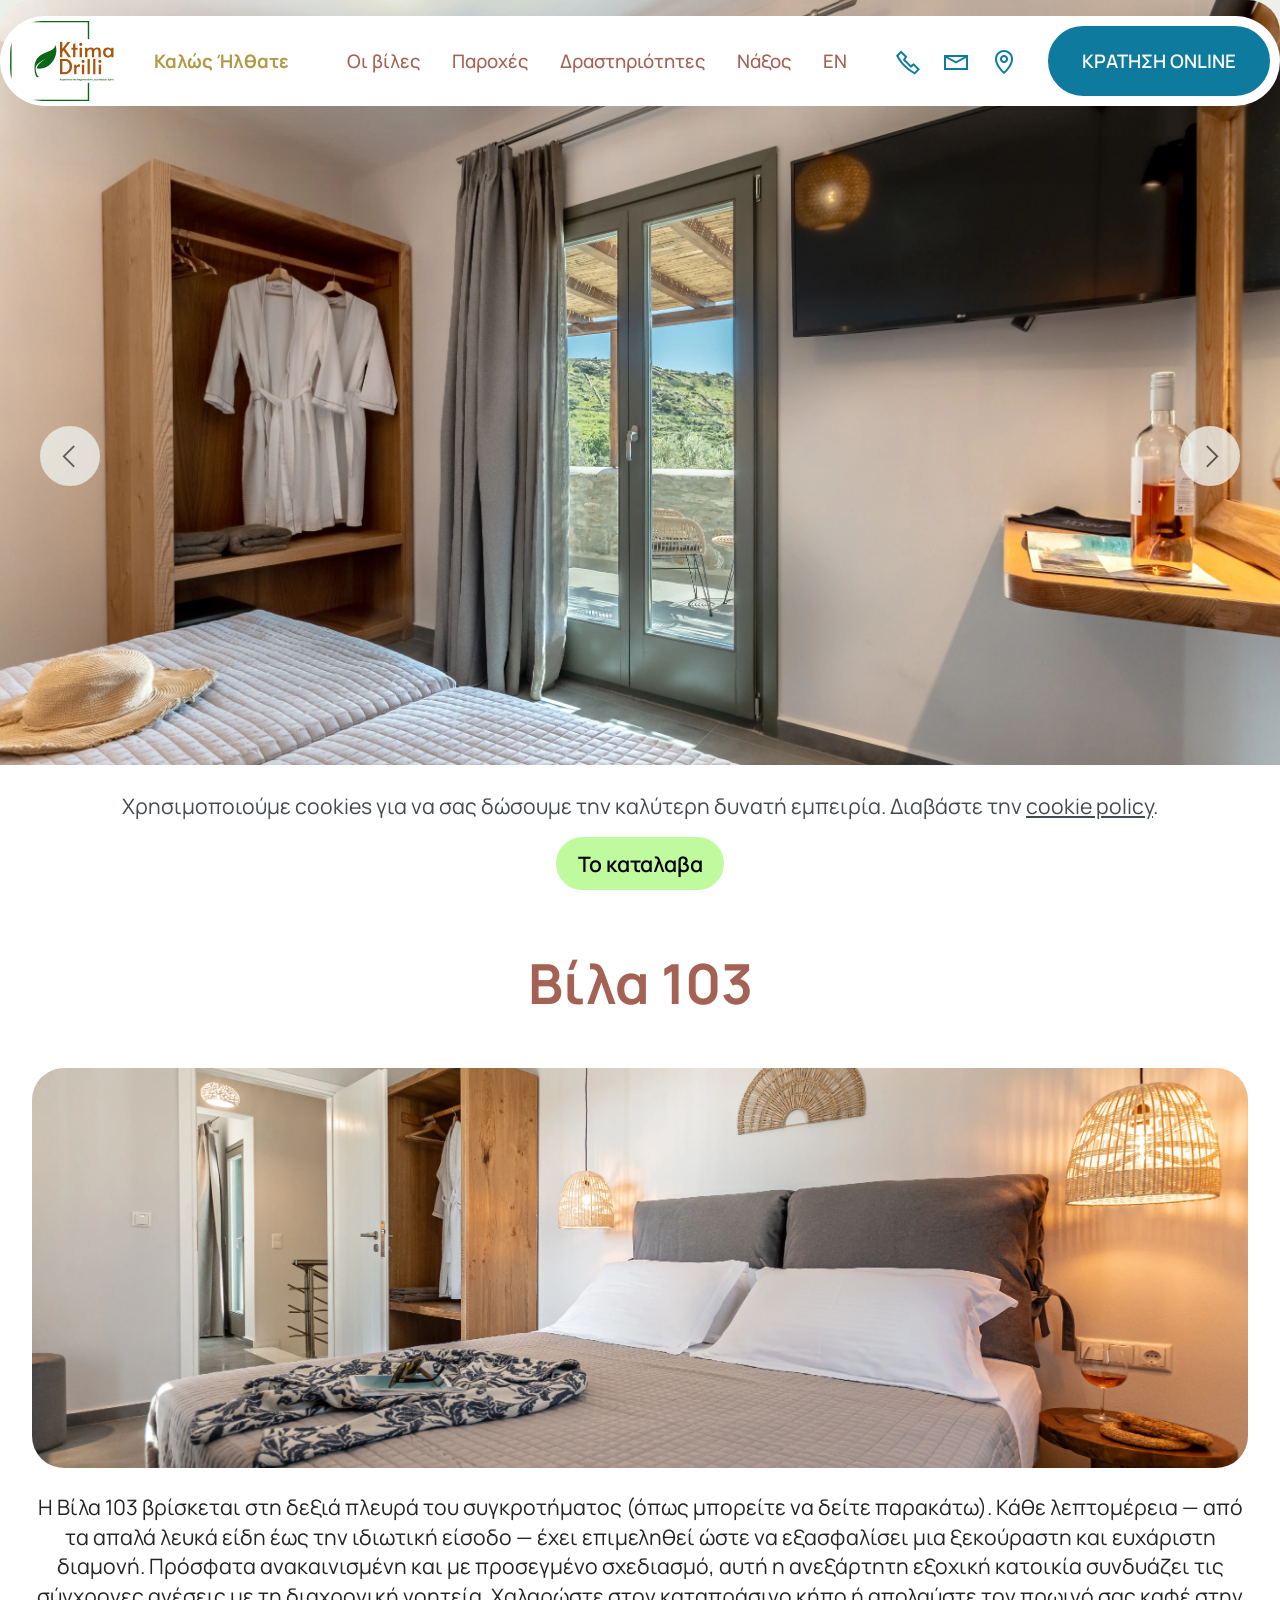
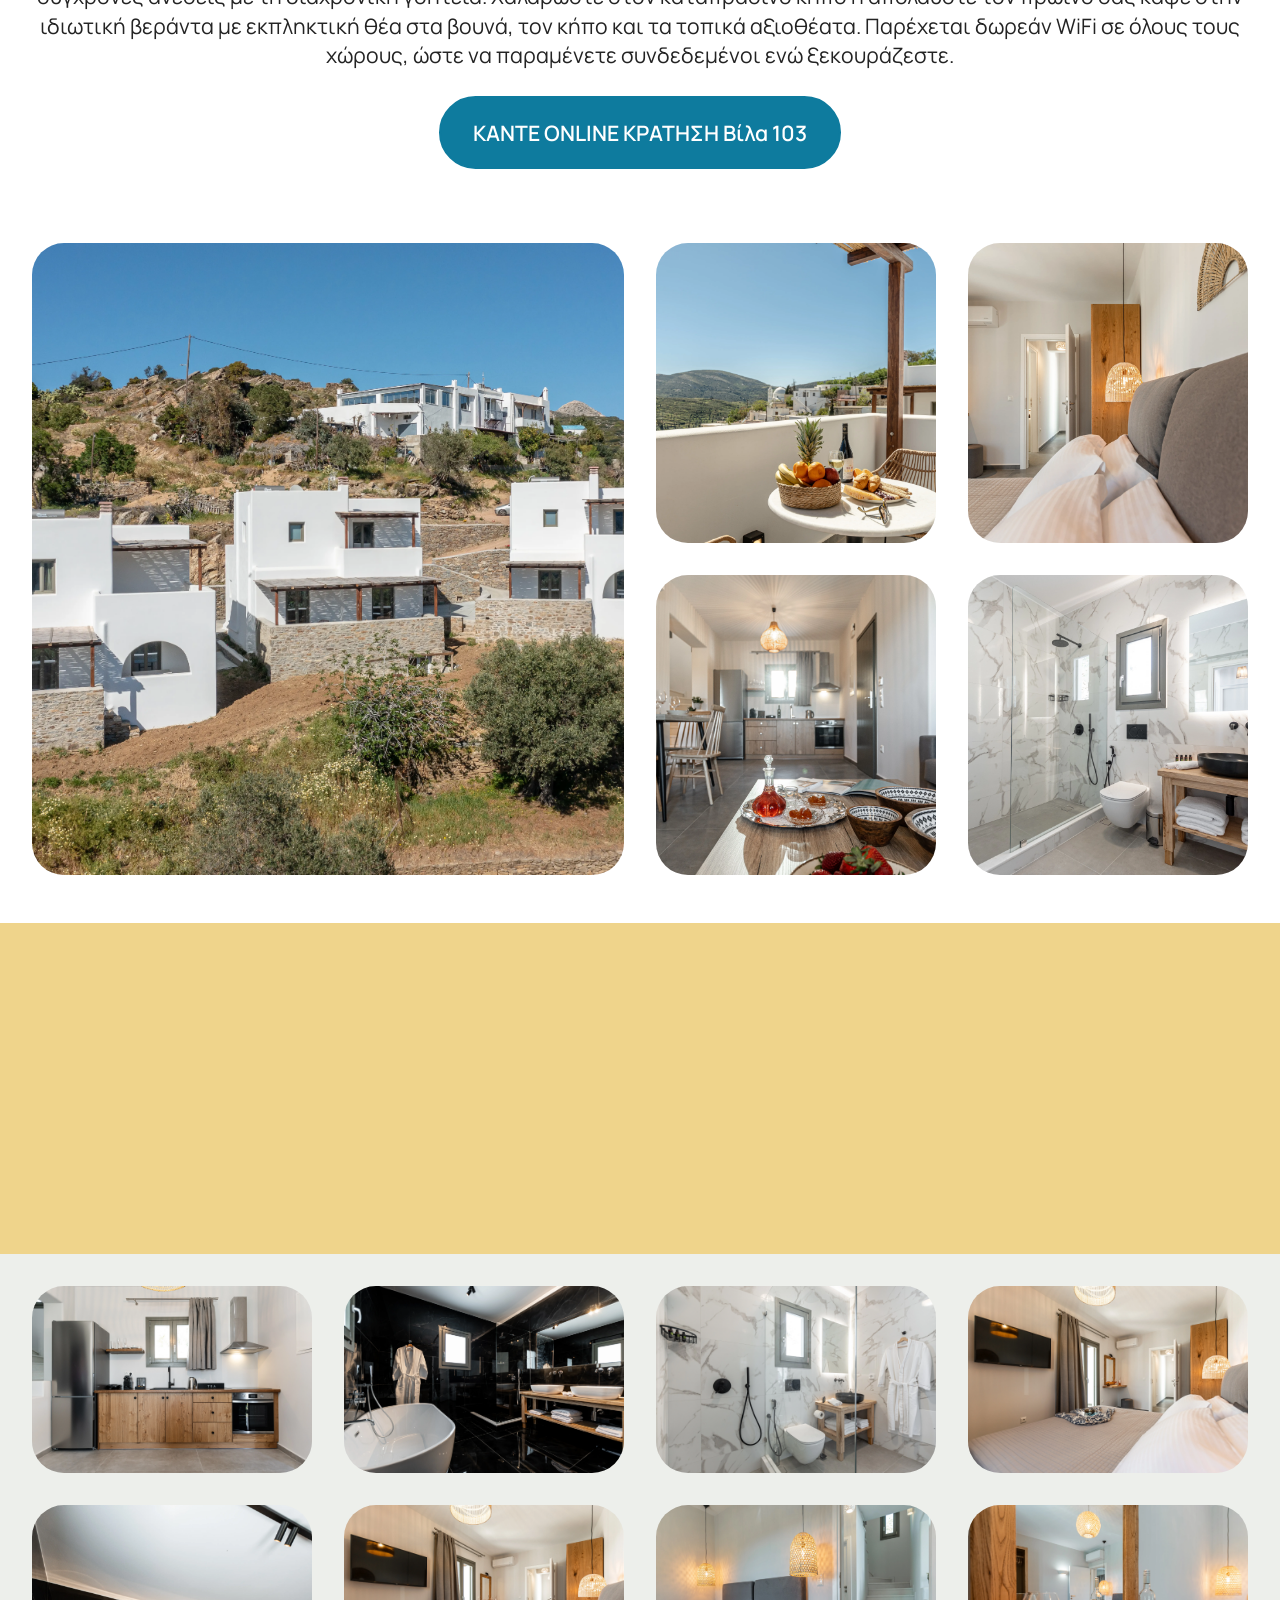
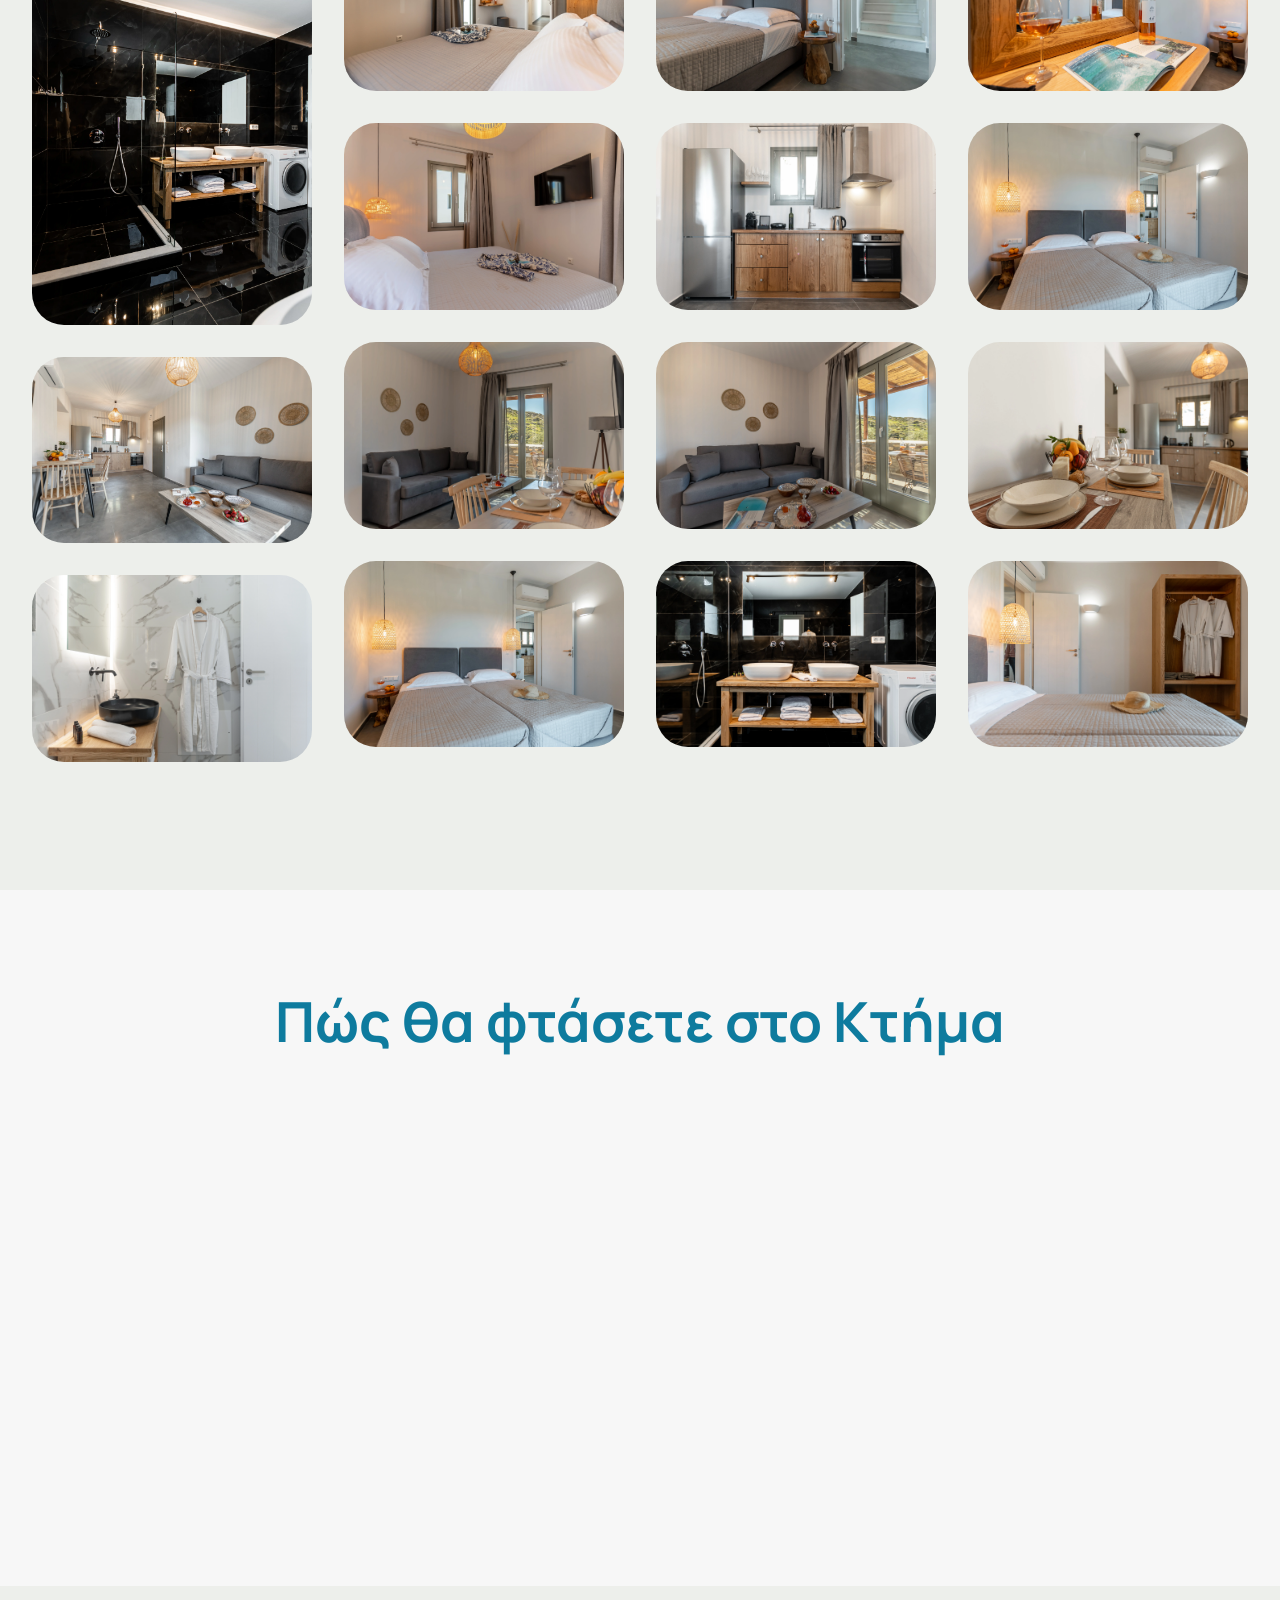
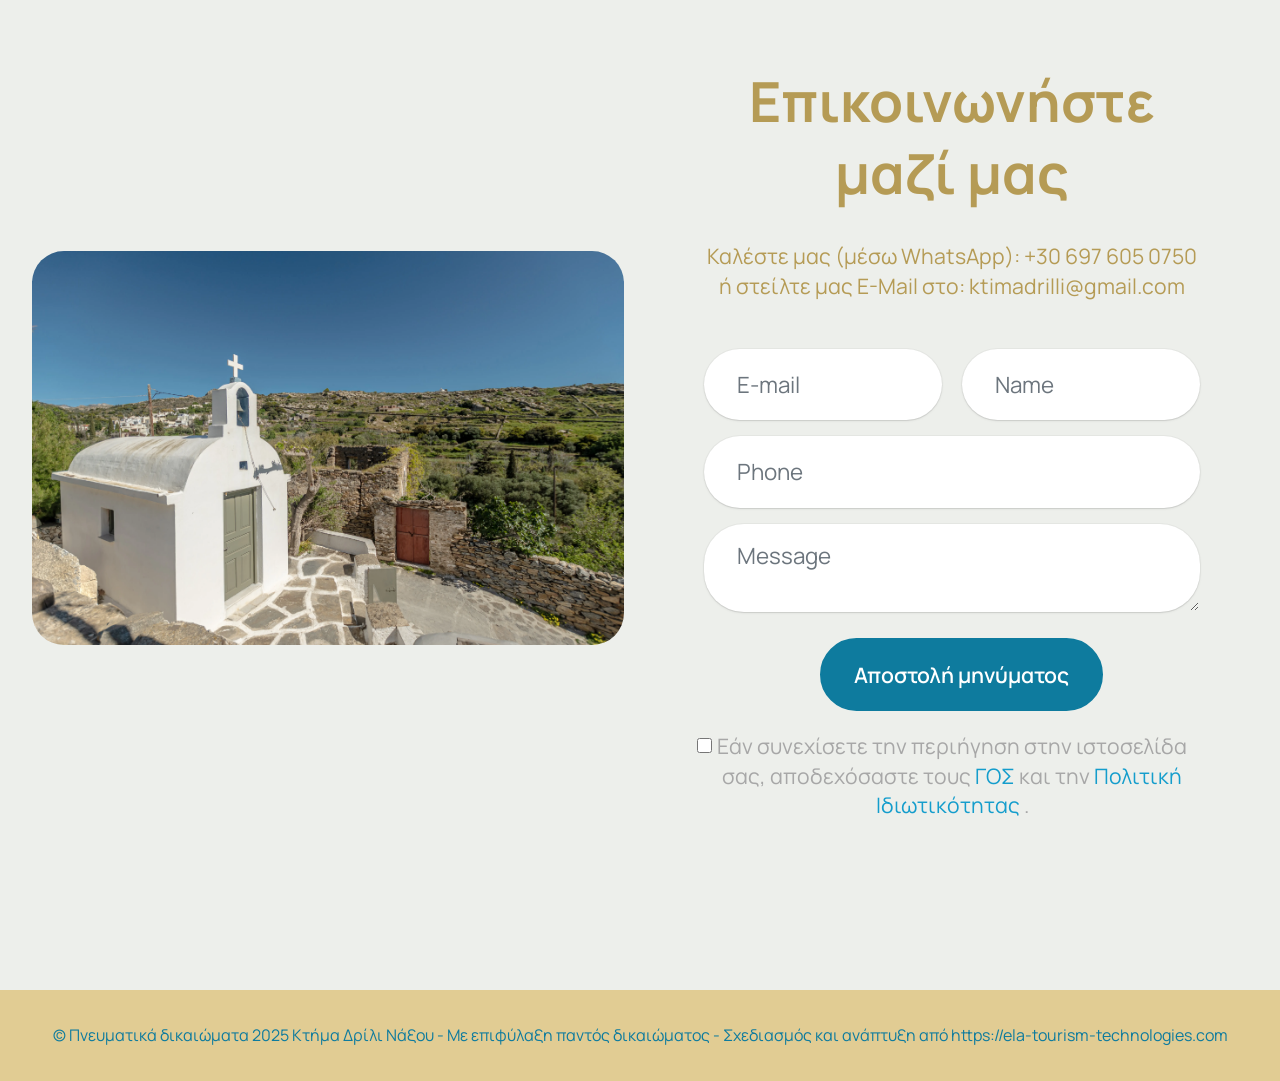
<file: page3.html>
<!DOCTYPE html>
<html  >
<head>
  
  <meta charset="UTF-8">
  <meta http-equiv="X-UA-Compatible" content="IE=edge">
  
  <meta name="viewport" content="width=device-width, initial-scale=1, minimum-scale=1">
  <link rel="shortcut icon" href="assets/images/ktima-drilli-logo.webp" type="image/x-icon">
  <meta name="description" content="Ktima Drilli offers luxurious 90 m² villas in Naxos, blending comfort and natural beauty. Perfect for families, couples, or friends seeking a relaxing, private escape in Greece.">
  
  
  <title>Βίλλα 103</title>
  <link rel="stylesheet" href="assets/web/assets/mobirise-icons2/mobirise2.css">
  <link rel="stylesheet" href="assets/bootstrap/css/bootstrap.min.css">
  <link rel="stylesheet" href="assets/web/assets/gdpr-plugin/gdpr-styles.css">
  <link rel="stylesheet" href="assets/dropdown/css/style.css">
  <link rel="stylesheet" href="assets/theme/css/style.css">
  <link rel="stylesheet" href="assets/gallery/style.css">
  <link rel="preload" href="https://fonts.googleapis.com/css2?family=Manrope:wght@400;700&display=swap&display=swap" as="style" onload="this.onload=null;this.rel='stylesheet'">
  <noscript><link rel="stylesheet" href="https://fonts.googleapis.com/css2?family=Manrope:wght@400;700&display=swap&display=swap"></noscript>
  <link rel="preload" as="style" href="assets/mobirise/css/mbr-additional.css?v=SOdCf1"><link rel="stylesheet" href="assets/mobirise/css/mbr-additional.css?v=SOdCf1" type="text/css">

  
  
  

</head>
<body>
  
  <section data-bs-version="5.1" class="menu menu2 cid-uOeih1zyjv" once="menu" id="menu02-14">
	

	<nav class="navbar navbar-dropdown navbar-fixed-top navbar-expand-lg">
		<div class="container">
			<div class="navbar-brand">
				<span class="navbar-logo">
					
						<img src="assets/images/ktima-drilli-logo.webp" alt="" style="height: 5rem;">
					
				</span>
				<span class="navbar-caption-wrap"><a class="navbar-caption text-warning text-primary display-4" href="index.html#top">Καλώς Ήλθατε</a></span>
			</div>
			<button class="navbar-toggler" type="button" data-toggle="collapse" data-bs-toggle="collapse" data-target="#navbarSupportedContent" data-bs-target="#navbarSupportedContent" aria-controls="navbarNavAltMarkup" aria-expanded="false" aria-label="Toggle navigation">
				<div class="hamburger">
					<span></span>
					<span></span>
					<span></span>
					<span></span>
				</div>
			</button>
			<div class="collapse navbar-collapse" id="navbarSupportedContent">
				<ul class="navbar-nav nav-dropdown" data-app-modern-menu="true"><li class="nav-item">
						<a class="nav-link link text-secondary text-primary display-4" href="index.html#features03-1">Οι βίλες</a>
					</li><li class="nav-item"><a class="nav-link link text-secondary text-primary display-4" href="index.html#features7-5">Παροχές</a></li>
					<li class="nav-item">
						<a class="nav-link link text-secondary text-primary display-4" href="index.html#events-1-uKYtBYwsa6">Δραστηριότητες</a>
					</li><li class="nav-item">
						<a class="nav-link link text-secondary text-primary display-4" href="index.html#features3-b" aria-expanded="false">Νάξος</a>
					</li><li class="nav-item"><a class="nav-link link text-secondary text-primary display-4" href="index.html#features3-b">ΕΝ</a></li></ul>
				<div class="icons-menu">
					<a class="iconfont-wrapper" href="https://wa.me/30 697 605 0750">
						<span class="p-2 mbr-iconfont mobi-mbri-phone mobi-mbri"></span>
					</a>
					<a class="iconfont-wrapper" href="mailto:ktimadrilli@gmail.com">
						<span class="p-2 mbr-iconfont mobi-mbri-letter mobi-mbri"></span>
					</a>
					<a class="iconfont-wrapper" href="index.html#map01-0">
						<span class="p-2 mbr-iconfont mobi-mbri-map-pin mobi-mbri"></span>
					</a>
					
				</div>
				<div class="navbar-buttons mbr-section-btn"><a class="btn btn-danger display-4" href="https://book.roompanda.com/ktima-drili-villas-naxos" target="_blank">ΚΡΑΤΗΣΗ ONLINE</a></div>
			</div>
		</div>
	</nav>
</section>

<section data-bs-version="5.1" class="slider3 cid-uOeih1OZCY mbr-fullscreen" id="slider3-15">
    
    <div class="carousel slide carousel-fade" id="vpLxpN5IAq" data-ride="carousel" data-bs-ride="carousel" data-interval="7000" data-bs-interval="7000">
        <ol class="carousel-indicators">
            <li data-slide-to="0" data-bs-slide-to="0" class="active" data-target="#vpLxpN5IAq" data-bs-target="#vpLxpN5IAq"></li><li data-slide-to="1" data-bs-slide-to="1" class="" data-target="#vpLxpN5IAq" data-bs-target="#vpLxpN5IAq"></li><li data-slide-to="2" data-bs-slide-to="2" class="" data-target="#vpLxpN5IAq" data-bs-target="#vpLxpN5IAq"></li><li data-slide-to="3" data-bs-slide-to="3" class="" data-target="#vpLxpN5IAq" data-bs-target="#vpLxpN5IAq"></li><li data-slide-to="4" data-bs-slide-to="4" class="" data-target="#vpLxpN5IAq" data-bs-target="#vpLxpN5IAq"></li><li data-slide-to="5" data-bs-slide-to="5" class="" data-target="#vpLxpN5IAq" data-bs-target="#vpLxpN5IAq"></li><li data-slide-to="6" data-bs-slide-to="6" class="" data-target="#vpLxpN5IAq" data-bs-target="#vpLxpN5IAq"></li>
            
            
        </ol>
        <div class="carousel-inner">
         
            
            <div class="carousel-item slider-image item active">
                <div class="item-wrapper">
                    <img class="d-block w-100" src="assets/images/ktima-drilli-62.webp" data-slide-to="0" data-bs-slide-to="0" alt="">
                    
                    
                </div>
            </div><div class="carousel-item slider-image item">
                <div class="item-wrapper">
                    <img class="d-block w-100" src="assets/images/ktima-drilli-33.webp" data-slide-to="1" data-bs-slide-to="1" alt="">
                    
                    
                </div>
            </div><div class="carousel-item slider-image item">
                <div class="item-wrapper">
                    <img class="d-block w-100" src="assets/images/ktima-drilli-116.webp" data-slide-to="2" data-bs-slide-to="7" alt="">
                    
                    
                </div>
            </div><div class="carousel-item slider-image item">
                <div class="item-wrapper">
                    <img class="d-block w-100" src="assets/images/ktima-drilli-119.webp" data-slide-to="3" data-bs-slide-to="3" alt="">
                    
                    
                </div>
            </div><div class="carousel-item slider-image item">
                <div class="item-wrapper">
                    <img class="d-block w-100" src="assets/images/ktima-drilli-76.webp" data-slide-to="4" data-bs-slide-to="4" alt="">
                    
                    
                </div>
            </div><div class="carousel-item slider-image item">
                <div class="item-wrapper">
                    <img class="d-block w-100" src="assets/images/ktima-drilli-95.webp" data-slide-to="5" data-bs-slide-to="5" alt="">
                    
                    
                </div>
            </div><div class="carousel-item slider-image item">
                <div class="item-wrapper">
                    <img class="d-block w-100" src="assets/images/ktima-drilli-110.webp" data-slide-to="6" data-bs-slide-to="6" alt="">
                    
                    
                </div>
            </div>
        </div>
        <a class="carousel-control carousel-control-prev" role="button" data-slide="prev" data-bs-slide="prev" href="#vpLxpN5IAq">
            <span class="mobi-mbri mobi-mbri-arrow-prev" aria-hidden="true"></span>
            <span class="sr-only visually-hidden">Previous</span>
        </a>
        <a class="carousel-control carousel-control-next" role="button" data-slide="next" data-bs-slide="next" href="#vpLxpN5IAq">
            <span class="mobi-mbri mobi-mbri-arrow-next" aria-hidden="true"></span>
            <span class="sr-only visually-hidden">Next</span>
        </a>
    </div>
</section>

<section data-bs-version="5.1" class="features03 cid-uOgGpJoX6G" id="features03-1e">
	
	
	<div class="container-fluid">
		<div class="row justify-content-center mb-5">
			<div class="col-12 content-head">
				<div class="mbr-section-head">
					<h4 class="mbr-section-title mbr-fonts-style align-center mb-0 display-2">
						<strong>Βίλα 103<br></strong></h4>
					
				</div>
			</div>
		</div>
		<div class="row">
			<div class="item features-image col-12 col-md-6 col-lg-12 active">
				<div class="item-wrapper">
					<div class="item-img mb-3">
						<a href="page1.html#slider3-r"><img src="assets/images/ktima-drilli-99.webp" alt="" title=""></a>
					</div>
					<div class="item-content align-left">
						<h5 class="item-title mbr-fonts-style mt-0 mb-2 display-5"></h5>
						<p class="mbr-text mbr-fonts-style mb-3 display-7">Η Βίλα 103 βρίσκεται στη δεξιά πλευρά του συγκροτήματος (όπως μπορείτε να δείτε παρακάτω). Κάθε λεπτομέρεια — από τα απαλά λευκά είδη έως την ιδιωτική είσοδο — έχει επιμεληθεί ώστε να εξασφαλίσει μια ξεκούραστη και ευχάριστη διαμονή. Πρόσφατα ανακαινισμένη και με προσεγμένο σχεδιασμό, αυτή η ανεξάρτητη εξοχική κατοικία συνδυάζει τις σύγχρονες ανέσεις με τη διαχρονική γοητεία. Χαλαρώστε στον καταπράσινο κήπο ή απολαύστε τον πρωινό σας καφέ στην ιδιωτική βεράντα με εκπληκτική θέα στα βουνά, τον κήπο και τα τοπικά αξιοθέατα. Παρέχεται δωρεάν WiFi σε όλους τους χώρους, ώστε να παραμένετε συνδεδεμένοι ενώ ξεκουράζεστε.</p>
						<div class="mbr-section-btn item-footer"><a href="https://book.roompanda.com/ktima-drili-villas-naxos" class="btn item-btn btn-danger display-7" target="_blank">ΚΑΝΤΕ ONLINE ΚΡΑΤΗΣΗ Βίλα 103</a></div>
					</div>
				</div>
			</div>
			
			
		</div>
	</div>
</section>

<section data-bs-version="5.1" class="gallery05 cid-uOeih24CFp" id="gallery05-16">
    

    
    
    <div class="container-fluid">
        
        <div class="row justify-content-center  blockContent">
            <div class="col-12 col-lg-6">
                <div class="row">
                    <div class="col-xs-12 col-sm-12 col-md-6 col-lg-6 active">
                        <div class="item-wrapper">
                            <div class="item-img">
                                <img src="assets/images/ktima-drilli-103.webp" alt="" title="" data-slide-to="0" data-bs-slide-to="0" class="smallImage">
                            </div>

                        </div>
                    </div>
                    <div class="col-md-6 col-xs-12 col-sm-12 col-lg-6">
                        <div class="item-wrapper">
                            <div class="item-img">
                                <img src="assets/images/ktima-drilli-111.webp" alt="" title="" data-slide-to="1" data-bs-slide-to="1" class="smallImage">
                            </div>

                        </div>
                    </div>
                    <div class="col-xs-12 col-sm-12 col-md-6 col-lg-6">
                        <div class="item-wrapper">
                            <div class="item-img">
                                <img src="assets/images/ktima-drilli-128.webp" alt="" title="" data-slide-to="2" data-bs-slide-to="2" class="smallImage">
                            </div>
                        </div>
                    </div>
                    <div class="col-xs-12 col-sm-12 col-md-6 col-lg-6">
                        <div class="item-wrapper">
                            <div class="item-img">
                                <img src="assets/images/ktima-drilli-32.webp" alt="" title="" data-slide-to="3" data-bs-slide-to="3" class="smallImage">
                            </div>
                        </div>
                    </div>
                </div>
            </div>
            <div class="col-12 col-lg-6">
                <div class="item-wrapper">
                    <div class="item-img ">
                        <img class="w-100 largeImage" src="assets/images/ktima-drilli-3.webp" alt="" data-slide-to="3" data-bs-slide-to="3">
                    </div>

                </div>
            </div>
        </div>
    </div>
</section>

<section data-bs-version="5.1" class="gallery08 cid-uOeih2hWG8" id="gallery08-17">
  


  <div class="container-fluid gallery-wrapper">

    <div class="ticker-wrap">
      <div class="ticker">
        <div class="ticker__item display-1" data-word="2 υπνοδωμάτια (1 μεγάλο διπλό κρεβάτι, 2 μονά κρεβάτια) • Σαλόνι με 2 καναπέδες-κρεβάτια και τηλεόραση επίπεδης οθόνης">Dream • Create • Inspire
        </div>
      </div>
    </div>

    <div class="ticker-wrap">
      <div class="ticker ticker__center">
        <div class="ticker__item display-1" data-word="2 μοντέρνα μαρμάρινα μπάνια με μπουρνούζια, παντόφλες και δωρεάν προϊόντα περιποίησης • Πλυντήριο ρούχων, κλιματισμός και κομψά πλακάκια στο δάπεδο">From idea to reality • Start small
        </div>
      </div>
    </div>

    <div class="ticker-wrap">
      <div class="ticker ticker__end">
        <div class="ticker__item display-1" data-word="Πλήρως εξοπλισμένη ιδιωτική κουζίνα με καφετιέρα, φούρνο και τραπεζαρία • Κάντε κράτηση τώρα!">Be fearless • Start now!
        </div>
      </div>
    </div>
  </div>
</section>

<section data-bs-version="5.1" class="gallery1 mbr-gallery cid-uOeih2pBYu" id="gallery02-18">   
    
    

    <div class="container-fluid">
        <div class="row justify-content-center">
            <div class="col-12 content-head">
                
            </div>
        </div>
        <div class="row mbr-gallery mbr-masonry" data-masonry="{&quot;percentPosition&quot;: true }">
            <div class="col-12 col-md-6 col-lg-3 item gallery-image">
                <div class="item-wrapper" data-toggle="modal" data-bs-toggle="modal" data-target="#vpLxpOhvo2-modal" data-bs-target="#vpLxpOhvo2-modal">
                    <img class="w-100" src="assets/images/ktima-drilli-149.webp" alt="" data-slide-to="0" data-bs-slide-to="0" data-target="#lb-vpLxpOhvo2" data-bs-target="#lb-vpLxpOhvo2">
                    <div class="icon-wrapper">
                        <span class="mobi-mbri mobi-mbri-search mbr-iconfont mbr-iconfont-btn"></span>
                    </div>
                </div>
                
            </div>
            <div class="col-12 col-md-6 col-lg-3 item gallery-image">
                <div class="item-wrapper" data-toggle="modal" data-bs-toggle="modal" data-target="#vpLxpOhvo2-modal" data-bs-target="#vpLxpOhvo2-modal">
                    <img class="w-100" src="assets/images/ktima-drilli-148.webp" alt="" data-slide-to="1" data-bs-slide-to="1" data-target="#lb-vpLxpOhvo2" data-bs-target="#lb-vpLxpOhvo2">
                    <div class="icon-wrapper">
                        <span class="mobi-mbri mobi-mbri-search mbr-iconfont mbr-iconfont-btn"></span>
                    </div>
                </div>
                
            </div>
            <div class="col-12 col-md-6 col-lg-3 item gallery-image">
                <div class="item-wrapper" data-toggle="modal" data-bs-toggle="modal" data-target="#vpLxpOhvo2-modal" data-bs-target="#vpLxpOhvo2-modal">
                    <img class="w-100" src="assets/images/ktima-drilli-131.webp" alt="" data-slide-to="2" data-bs-slide-to="2" data-target="#lb-vpLxpOhvo2" data-bs-target="#lb-vpLxpOhvo2">
                    <div class="icon-wrapper">
                        <span class="mobi-mbri mobi-mbri-search mbr-iconfont mbr-iconfont-btn"></span>
                    </div>
                </div>
                
            </div>
            <div class="col-12 col-md-6 col-lg-3 item gallery-image">
                <div class="item-wrapper" data-toggle="modal" data-bs-toggle="modal" data-target="#vpLxpOhvo2-modal" data-bs-target="#vpLxpOhvo2-modal">
                    <img class="w-100" src="assets/images/ktima-drilli-101.webp" alt="" data-slide-to="3" data-bs-slide-to="3" data-target="#lb-vpLxpOhvo2" data-bs-target="#lb-vpLxpOhvo2">
                    <div class="icon-wrapper">
                        <span class="mobi-mbri mobi-mbri-search mbr-iconfont mbr-iconfont-btn"></span>
                    </div>
                </div>
                
            </div>
            <div class="col-12 col-md-6 col-lg-3 item gallery-image">
                <div class="item-wrapper" data-toggle="modal" data-bs-toggle="modal" data-target="#vpLxpOhvo2-modal" data-bs-target="#vpLxpOhvo2-modal">
                    <img class="w-100" src="assets/images/ktima-drilli-142.webp" alt="" data-slide-to="4" data-bs-slide-to="4" data-target="#lb-vpLxpOhvo2" data-bs-target="#lb-vpLxpOhvo2">
                    <div class="icon-wrapper">
                        <span class="mobi-mbri mobi-mbri-search mbr-iconfont mbr-iconfont-btn"></span>
                    </div>
                </div>
                
            </div>
            <div class="col-12 col-md-6 col-lg-3 item gallery-image">
                <div class="item-wrapper" data-toggle="modal" data-bs-toggle="modal" data-target="#vpLxpOhvo2-modal" data-bs-target="#vpLxpOhvo2-modal">
                    <img class="w-100" src="assets/images/ktima-drilli-101.webp" alt="" data-slide-to="5" data-bs-slide-to="5" data-target="#lb-vpLxpOhvo2" data-bs-target="#lb-vpLxpOhvo2">
                    <div class="icon-wrapper">
                        <span class="mobi-mbri mobi-mbri-search mbr-iconfont mbr-iconfont-btn"></span>
                    </div>
                </div>
                
            </div>
            <div class="col-12 col-md-6 col-lg-3 item gallery-image">
                <div class="item-wrapper" data-toggle="modal" data-bs-toggle="modal" data-target="#vpLxpOhvo2-modal" data-bs-target="#vpLxpOhvo2-modal">
                    <img class="w-100" src="assets/images/ktima-drilli-66.webp" alt="" data-slide-to="6" data-bs-slide-to="6" data-target="#lb-vpLxpOhvo2" data-bs-target="#lb-vpLxpOhvo2">
                    <div class="icon-wrapper">
                        <span class="mobi-mbri mobi-mbri-search mbr-iconfont mbr-iconfont-btn"></span>
                    </div>
                </div>
                
            </div><div class="col-12 col-md-6 col-lg-3 item gallery-image">
                <div class="item-wrapper" data-toggle="modal" data-bs-toggle="modal" data-target="#vpLxpOhvo2-modal" data-bs-target="#vpLxpOhvo2-modal">
                    <img class="w-100" src="assets/images/ktima-drilli-69.webp" alt="" data-slide-to="7" data-bs-slide-to="7" data-target="#lb-vpLxpOhvo2" data-bs-target="#lb-vpLxpOhvo2">
                    <div class="icon-wrapper">
                        <span class="mobi-mbri mobi-mbri-search mbr-iconfont mbr-iconfont-btn"></span>
                    </div>
                </div>
                
            </div><div class="col-12 col-md-6 col-lg-3 item gallery-image">
                <div class="item-wrapper" data-toggle="modal" data-bs-toggle="modal" data-target="#vpLxpOhvo2-modal" data-bs-target="#vpLxpOhvo2-modal">
                    <img class="w-100" src="assets/images/ktima-drilli-68.webp" alt="" data-slide-to="8" data-bs-slide-to="8" data-target="#lb-vpLxpOhvo2" data-bs-target="#lb-vpLxpOhvo2">
                    <div class="icon-wrapper">
                        <span class="mobi-mbri mobi-mbri-search mbr-iconfont mbr-iconfont-btn"></span>
                    </div>
                </div>
                
            </div><div class="col-12 col-md-6 col-lg-3 item gallery-image">
                <div class="item-wrapper" data-toggle="modal" data-bs-toggle="modal" data-target="#vpLxpOhvo2-modal" data-bs-target="#vpLxpOhvo2-modal">
                    <img class="w-100" src="assets/images/ktima-drilli-85.webp" alt="" data-slide-to="9" data-bs-slide-to="9" data-target="#lb-vpLxpOhvo2" data-bs-target="#lb-vpLxpOhvo2">
                    <div class="icon-wrapper">
                        <span class="mobi-mbri mobi-mbri-search mbr-iconfont mbr-iconfont-btn"></span>
                    </div>
                </div>
                
            </div><div class="col-12 col-md-6 col-lg-3 item gallery-image">
                <div class="item-wrapper" data-toggle="modal" data-bs-toggle="modal" data-target="#vpLxpOhvo2-modal" data-bs-target="#vpLxpOhvo2-modal">
                    <img class="w-100" src="assets/images/ktima-drilli-22.webp" alt="" data-slide-to="10" data-bs-slide-to="10" data-target="#lb-vpLxpOhvo2" data-bs-target="#lb-vpLxpOhvo2">
                    <div class="icon-wrapper">
                        <span class="mobi-mbri mobi-mbri-search mbr-iconfont mbr-iconfont-btn"></span>
                    </div>
                </div>
                
            </div><div class="col-12 col-md-6 col-lg-3 item gallery-image">
                <div class="item-wrapper" data-toggle="modal" data-bs-toggle="modal" data-target="#vpLxpOhvo2-modal" data-bs-target="#vpLxpOhvo2-modal">
                    <img class="w-100" src="assets/images/ktima-drilli-17.webp" alt="" data-slide-to="11" data-bs-slide-to="11" data-target="#lb-vpLxpOhvo2" data-bs-target="#lb-vpLxpOhvo2">
                    <div class="icon-wrapper">
                        <span class="mobi-mbri mobi-mbri-search mbr-iconfont mbr-iconfont-btn"></span>
                    </div>
                </div>
                
            </div><div class="col-12 col-md-6 col-lg-3 item gallery-image">
                <div class="item-wrapper" data-toggle="modal" data-bs-toggle="modal" data-target="#vpLxpOhvo2-modal" data-bs-target="#vpLxpOhvo2-modal">
                    <img class="w-100" src="assets/images/ktima-drilli-20.webp" alt="" data-slide-to="12" data-bs-slide-to="12" data-target="#lb-vpLxpOhvo2" data-bs-target="#lb-vpLxpOhvo2">
                    <div class="icon-wrapper">
                        <span class="mobi-mbri mobi-mbri-search mbr-iconfont mbr-iconfont-btn"></span>
                    </div>
                </div>
                
            </div><div class="col-12 col-md-6 col-lg-3 item gallery-image">
                <div class="item-wrapper" data-toggle="modal" data-bs-toggle="modal" data-target="#vpLxpOhvo2-modal" data-bs-target="#vpLxpOhvo2-modal">
                    <img class="w-100" src="assets/images/ktima-drilli-16.webp" alt="" data-slide-to="13" data-bs-slide-to="13" data-target="#lb-vpLxpOhvo2" data-bs-target="#lb-vpLxpOhvo2">
                    <div class="icon-wrapper">
                        <span class="mobi-mbri mobi-mbri-search mbr-iconfont mbr-iconfont-btn"></span>
                    </div>
                </div>
                
            </div><div class="col-12 col-md-6 col-lg-3 item gallery-image">
                <div class="item-wrapper" data-toggle="modal" data-bs-toggle="modal" data-target="#vpLxpOhvo2-modal" data-bs-target="#vpLxpOhvo2-modal">
                    <img class="w-100" src="assets/images/ktima-drilli-31.webp" alt="" data-slide-to="14" data-bs-slide-to="14" data-target="#lb-vpLxpOhvo2" data-bs-target="#lb-vpLxpOhvo2">
                    <div class="icon-wrapper">
                        <span class="mobi-mbri mobi-mbri-search mbr-iconfont mbr-iconfont-btn"></span>
                    </div>
                </div>
                
            </div><div class="col-12 col-md-6 col-lg-3 item gallery-image">
                <div class="item-wrapper" data-toggle="modal" data-bs-toggle="modal" data-target="#vpLxpOhvo2-modal" data-bs-target="#vpLxpOhvo2-modal">
                    <img class="w-100" src="assets/images/ktima-drilli-68.webp" alt="" data-slide-to="15" data-bs-slide-to="15" data-target="#lb-vpLxpOhvo2" data-bs-target="#lb-vpLxpOhvo2">
                    <div class="icon-wrapper">
                        <span class="mobi-mbri mobi-mbri-search mbr-iconfont mbr-iconfont-btn"></span>
                    </div>
                </div>
                
            </div><div class="col-12 col-md-6 col-lg-3 item gallery-image">
                <div class="item-wrapper" data-toggle="modal" data-bs-toggle="modal" data-target="#vpLxpOhvo2-modal" data-bs-target="#vpLxpOhvo2-modal">
                    <img class="w-100" src="assets/images/ktima-drilli-72.webp" alt="" data-slide-to="16" data-bs-slide-to="16" data-target="#lb-vpLxpOhvo2" data-bs-target="#lb-vpLxpOhvo2">
                    <div class="icon-wrapper">
                        <span class="mobi-mbri mobi-mbri-search mbr-iconfont mbr-iconfont-btn"></span>
                    </div>
                </div>
                
            </div><div class="col-12 col-md-6 col-lg-3 item gallery-image">
                <div class="item-wrapper" data-toggle="modal" data-bs-toggle="modal" data-target="#vpLxpOhvo2-modal" data-bs-target="#vpLxpOhvo2-modal">
                    <img class="w-100" src="assets/images/ktima-drilli-138.webp" alt="" data-slide-to="17" data-bs-slide-to="17" data-target="#lb-vpLxpOhvo2" data-bs-target="#lb-vpLxpOhvo2">
                    <div class="icon-wrapper">
                        <span class="mobi-mbri mobi-mbri-search mbr-iconfont mbr-iconfont-btn"></span>
                    </div>
                </div>
                
            </div><div class="col-12 col-md-6 col-lg-3 item gallery-image">
                <div class="item-wrapper" data-toggle="modal" data-bs-toggle="modal" data-target="#vpLxpOhvo2-modal" data-bs-target="#vpLxpOhvo2-modal">
                    <img class="w-100" src="assets/images/ktima-drilli-135.webp" alt="" data-slide-to="18" data-bs-slide-to="18" data-target="#lb-vpLxpOhvo2" data-bs-target="#lb-vpLxpOhvo2">
                    <div class="icon-wrapper">
                        <span class="mobi-mbri mobi-mbri-search mbr-iconfont mbr-iconfont-btn"></span>
                    </div>
                </div>
                
            </div>
        </div>

        <div class="modal mbr-slider" tabindex="-1" role="dialog" aria-hidden="true" id="vpLxpOhvo2-modal">
            <div class="modal-dialog" role="document">
                <div class="modal-content">
                    <div class="modal-body">
                        <div class="carousel slide carousel-fade" id="lb-vpLxpOhvo2" data-interval="5000" data-bs-interval="5000">
                            <div class="carousel-inner">
                                <div class="carousel-item active">
                                    <img class="d-block w-100" src="assets/images/ktima-drilli-149.webp" alt="">
                                </div>
                                <div class="carousel-item">
                                    <img class="d-block w-100" src="assets/images/ktima-drilli-148.webp" alt="">
                                </div>
                                <div class="carousel-item">
                                    <img class="d-block w-100" src="assets/images/ktima-drilli-131.webp" alt="">
                                </div>
                                <div class="carousel-item">
                                    <img class="d-block w-100" src="assets/images/ktima-drilli-101.webp" alt="">
                                </div>
                                <div class="carousel-item">
                                    <img class="d-block w-100" src="assets/images/ktima-drilli-142.webp" alt="">
                                </div>
                                <div class="carousel-item">
                                    <img class="d-block w-100" src="assets/images/ktima-drilli-101.webp" alt="">
                                </div>
                                <div class="carousel-item">
                                    <img class="d-block w-100" src="assets/images/ktima-drilli-66.webp" alt="">
                                </div><div class="carousel-item">
                                    <img class="d-block w-100" src="assets/images/ktima-drilli-69.webp" alt="">
                                </div><div class="carousel-item">
                                    <img class="d-block w-100" src="assets/images/ktima-drilli-68.webp" alt="">
                                </div><div class="carousel-item">
                                    <img class="d-block w-100" src="assets/images/ktima-drilli-85.webp" alt="">
                                </div><div class="carousel-item">
                                    <img class="d-block w-100" src="assets/images/ktima-drilli-22.webp" alt="">
                                </div><div class="carousel-item">
                                    <img class="d-block w-100" src="assets/images/ktima-drilli-17.webp" alt="">
                                </div><div class="carousel-item">
                                    <img class="d-block w-100" src="assets/images/ktima-drilli-20.webp" alt="">
                                </div><div class="carousel-item">
                                    <img class="d-block w-100" src="assets/images/ktima-drilli-16.webp" alt="">
                                </div><div class="carousel-item">
                                    <img class="d-block w-100" src="assets/images/ktima-drilli-31.webp" alt="">
                                </div><div class="carousel-item">
                                    <img class="d-block w-100" src="assets/images/ktima-drilli-68.webp" alt="">
                                </div><div class="carousel-item">
                                    <img class="d-block w-100" src="assets/images/ktima-drilli-72.webp" alt="">
                                </div><div class="carousel-item">
                                    <img class="d-block w-100" src="assets/images/ktima-drilli-138.webp" alt="">
                                </div><div class="carousel-item">
                                    <img class="d-block w-100" src="assets/images/ktima-drilli-135.webp" alt="">
                                </div>
                            </div>
                            <ol class="carousel-indicators">
                                <li data-slide-to="0" data-bs-slide-to="0" class="active" data-target="#lb-vpLxpOhvo2" data-bs-target="#lb-vpLxpOhvo2"></li>
                                <li data-slide-to="1" data-bs-slide-to="1" data-target="#lb-vpLxpOhvo2" data-bs-target="#lb-vpLxpOhvo2"></li>
                                <li data-slide-to="2" data-bs-slide-to="2" data-target="#lb-vpLxpOhvo2" data-bs-target="#lb-vpLxpOhvo2"></li>
                                <li data-slide-to="3" data-bs-slide-to="3" data-target="#lb-vpLxpOhvo2" data-bs-target="#lb-vpLxpOhvo2"></li>
                                <li data-slide-to="4" data-bs-slide-to="4" data-target="#lb-vpLxpOhvo2" data-bs-target="#lb-vpLxpOhvo2"></li>
                                <li data-slide-to="5" data-bs-slide-to="5" data-target="#lb-vpLxpOhvo2" data-bs-target="#lb-vpLxpOhvo2"></li>
                                <li data-slide-to="6" data-bs-slide-to="6" data-target="#lb-vpLxpOhvo2" data-bs-target="#lb-vpLxpOhvo2"></li><li data-slide-to="7" data-bs-slide-to="7" data-target="#lb-vpLxpOhvo2" data-bs-target="#lb-vpLxpOhvo2"></li><li data-slide-to="8" data-bs-slide-to="8" data-target="#lb-vpLxpOhvo2" data-bs-target="#lb-vpLxpOhvo2"></li><li data-slide-to="9" data-bs-slide-to="9" data-target="#lb-vpLxpOhvo2" data-bs-target="#lb-vpLxpOhvo2"></li><li data-slide-to="10" data-bs-slide-to="10" data-target="#lb-vpLxpOhvo2" data-bs-target="#lb-vpLxpOhvo2"></li><li data-slide-to="11" data-bs-slide-to="11" data-target="#lb-vpLxpOhvo2" data-bs-target="#lb-vpLxpOhvo2"></li><li data-slide-to="12" data-bs-slide-to="12" data-target="#lb-vpLxpOhvo2" data-bs-target="#lb-vpLxpOhvo2"></li><li data-slide-to="13" data-bs-slide-to="13" data-target="#lb-vpLxpOhvo2" data-bs-target="#lb-vpLxpOhvo2"></li><li data-slide-to="14" data-bs-slide-to="14" data-target="#lb-vpLxpOhvo2" data-bs-target="#lb-vpLxpOhvo2"></li><li data-slide-to="15" data-bs-slide-to="15" data-target="#lb-vpLxpOhvo2" data-bs-target="#lb-vpLxpOhvo2"></li><li data-slide-to="16" data-bs-slide-to="16" data-target="#lb-vpLxpOhvo2" data-bs-target="#lb-vpLxpOhvo2"></li><li data-slide-to="17" data-bs-slide-to="17" data-target="#lb-vpLxpOhvo2" data-bs-target="#lb-vpLxpOhvo2"></li><li data-slide-to="18" data-bs-slide-to="18" data-target="#lb-vpLxpOhvo2" data-bs-target="#lb-vpLxpOhvo2"></li>
                            </ol>
                            <a role="button" href="" class="close" data-dismiss="modal" data-bs-dismiss="modal" aria-label="Close">
                            </a>
                            <a class="carousel-control-prev carousel-control" role="button" data-slide="prev" data-bs-slide="prev" href="#lb-vpLxpOhvo2">
                                <span class="mobi-mbri mobi-mbri-arrow-prev" aria-hidden="true"></span>
                                <span class="sr-only visually-hidden">Previous</span>
                            </a>
                            <a class="carousel-control-next carousel-control" role="button" data-slide="next" data-bs-slide="next" href="#lb-vpLxpOhvo2">
                                <span class="mobi-mbri mobi-mbri-arrow-next" aria-hidden="true"></span>
                                <span class="sr-only visually-hidden">Next</span>
                            </a>
                        </div>
                    </div>
                </div>
            </div>
        </div>
    </div>
</section>

<section data-bs-version="5.1" class="map1 cid-uOeih2TTXe" id="map01-19">
	
	
	
	<div>
		<div class="row justify-content-center">
			<div class="col-12 content-head">
				<div class="mbr-section-head mb-5">
					<h3 class="mbr-section-title mbr-fonts-style align-center mb-0 display-2">
						<strong>Πώς θα φτάσετε στο Κτήμα</strong></h3>
					
				</div>
			</div>
		</div>
		<div class="google-map"><iframe frameborder="0" style="border:0" src="https://www.google.com/maps/embed?pb=!1m18!1m12!1m3!1d795.8784902265279!2d25.44429922837392!3d37.069064068334086!2m3!1f0!2f0!3f0!3m2!1i1024!2i768!4f13.1!3m3!1m2!1s0x149809fb5c5843a9%3A0xf249221dcc622ac2!2sKtima%20Drilli%20Naxos!5e0!3m2!1sen!2sde!4v1747593167284!5m2!1sen!2sde" allowfullscreen=""></iframe></div>
	</div>
</section>

<section data-bs-version="5.1" class="form03 cid-uOeih3eHOZ" id="form03-1a">
    

    

    <div class="container">
        <div class="row justify-content-center">
            <div class="col-12 col-lg item-wrapper">
                <div class="mbr-section-head mb-5">
                    <h3 class="mbr-section-title mbr-fonts-style align-center mb-0 display-2">
                        <strong>Επικοινωνήστε μαζί μας</strong></h3>
                    <h4 class="mbr-section-subtitle mbr-fonts-style align-center mb-0 mt-4 display-7">Καλέστε μας (μέσω WhatsApp): +30 697 605 0750<br>ή στείλτε μας E-Mail στο: ktimadrilli@gmail.com</h4>
                </div>
                <div class="col-lg-12 mx-auto mbr-form" data-form-type="formoid">
                    <form action="https://mobirise.eu/" method="POST" class="mbr-form form-with-styler" data-form-title="Form Name"><input type="hidden" name="email" data-form-email="true" value="ZJVr/ZVKNlWXqRXdiiyUw44lAO2ccPb+megvIIE/XeKU6myKt0aksKR6wgjGEG+N+6QdJ3XiC8OJEj8wdEQ0cJGR4bb3JComoUl5K41Q5vOynhsRh3tVxVI8lMovfUQ1.jgcQUFkDhbWjDcVvQvAyF6Ps1u96GGHwbUX85Ot6htlEPH/G1BfBO+x2yWz4vCn/blf4k3/i7VASAHg4D4wUFPxEC5QnS870l0WWBIKzGxwaWZ3FjiSaqVyjh7a9+8B7">
                        <div class="row">
                            <div hidden="hidden" data-form-alert="" class="alert alert-success col-12">Thanks for filling out the form! We will contact you within the next 24 hours by phone or by E-Mail.</div>
                            <div hidden="hidden" data-form-alert-danger="" class="alert alert-danger col-12">
                                Oops...! some problem!
                            </div>
                        </div>
                        <div class="dragArea row">
                            <div class="col-md col-sm-12 form-group mb-3 mb-3" data-for="name">
                                <input type="text" name="name" placeholder="Name" data-form-field="name" class="form-control" value="" id="name-form03-1a">
                            </div>
                            <div class="col-md col-sm-12 form-group mb-3 mb-3" data-for="email">
                                <input type="email" name="email" placeholder="E-mail" data-form-field="email" class="form-control" value="" id="email-form03-1a">
                            </div>
                            <div class="col-12 form-group mb-3 mb-3" data-for="phone">
                                <input type="tel" name="phone" placeholder="Phone" data-form-field="phone" class="form-control" value="" id="phone-form03-1a">
                            </div>
                            <div class="col-12 form-group mb-3 mb-3" data-for="textarea">
                                <textarea name="textarea" placeholder="Message" data-form-field="textarea" class="form-control" id="textarea-form03-1a"></textarea>
                            </div>
                            <div class="col-lg-12 col-md-12 col-sm-12 align-center mbr-section-btn"><button type="submit" class="btn btn-danger display-7">Αποστολή μηνύματος</button></div>
                        </div>
                    <span class="gdpr-block">
<label>
<span class="textGDPR display-7" style="color: #a7a7a7"><input type="checkbox" name="gdpr" id="gdpr-form03-1a" required="">Εάν συνεχίσετε την περιήγηση στην ιστοσελίδα σας, αποδεχόσαστε τους  <a style="color: #149dcc; text-decoration: none;" href="terms.html">ΓΟΣ</a> και την  <a style="color: #149dcc; text-decoration: none;" href="policy.html">Πολιτική Ιδιωτικότητας </a>.</span>
</label>
</span></form>
                </div>


            </div>
            <div class="col-12 col-lg-6">
                <div class="image-wrapper">
                    <img class="w-100" src="assets/images/ktima-drilli-11.webp" alt="">
                </div>
            </div>

        </div>
    </div>
</section>

<section data-bs-version="5.1" class="footer4 cid-uOeih3qdat" once="footers" id="footer04-1b">

    

    

    <div class="container">
        <div class="media-container-row align-center mbr-white">
            <div class="col-12">
                <p class="mbr-text mb-0 mbr-fonts-style display-8">
                    © Πνευματικά δικαιώματα 2025 Κτήμα Δρίλι Νάξου - Με επιφύλαξη παντός δικαιώματος - Σχεδιασμός και ανάπτυξη από https://ela-tourism-technologies.com</p>
            </div>
        </div>
    </div>
</section>


<script src="assets/bootstrap/js/bootstrap.bundle.min.js"></script>
  <script src="assets/web/assets/cookies-alert-plugin/cookies-alert-core.js"></script>
  <script src="assets/web/assets/cookies-alert-plugin/cookies-alert-script.js"></script>
  <script src="assets/smoothscroll/smooth-scroll.js"></script>
  <script src="assets/ytplayer/index.js"></script>
  <script src="assets/dropdown/js/navbar-dropdown.js"></script>
  <script src="assets/masonry/masonry.pkgd.min.js"></script>
  <script src="assets/imagesloaded/imagesloaded.pkgd.min.js"></script>
  <script src="assets/theme/js/script.js"></script>
  <script src="assets/gallery/player.min.js"></script>
  <script src="assets/gallery/script.js"></script>
  <script src="assets/formoid/formoid.min.js"></script>
  
  
  
<input name="cookieData" type="hidden" data-cookie-cookiesAlertType='false' data-cookie-customDialogSelector='null' data-cookie-colorText='#424a4d' data-cookie-colorBg='rgb(255, 255, 255)' data-cookie-opacityOverlay='0' data-cookie-bgOpacity='100' data-cookie-textButton='To καταλαβα' data-cookie-rejectText='REJECT' data-cookie-colorButton='#C0FA9E' data-cookie-rejectColor='#ffffff' data-cookie-colorLink='#424a4d' data-cookie-underlineLink='true' data-cookie-text="Χρησιμοποιούμε cookies για να σας δώσουμε την καλύτερη δυνατή εμπειρία. Διαβάστε την <a href='privacy.html'>cookie policy</a>.">
  
</body>
</html>
</file>
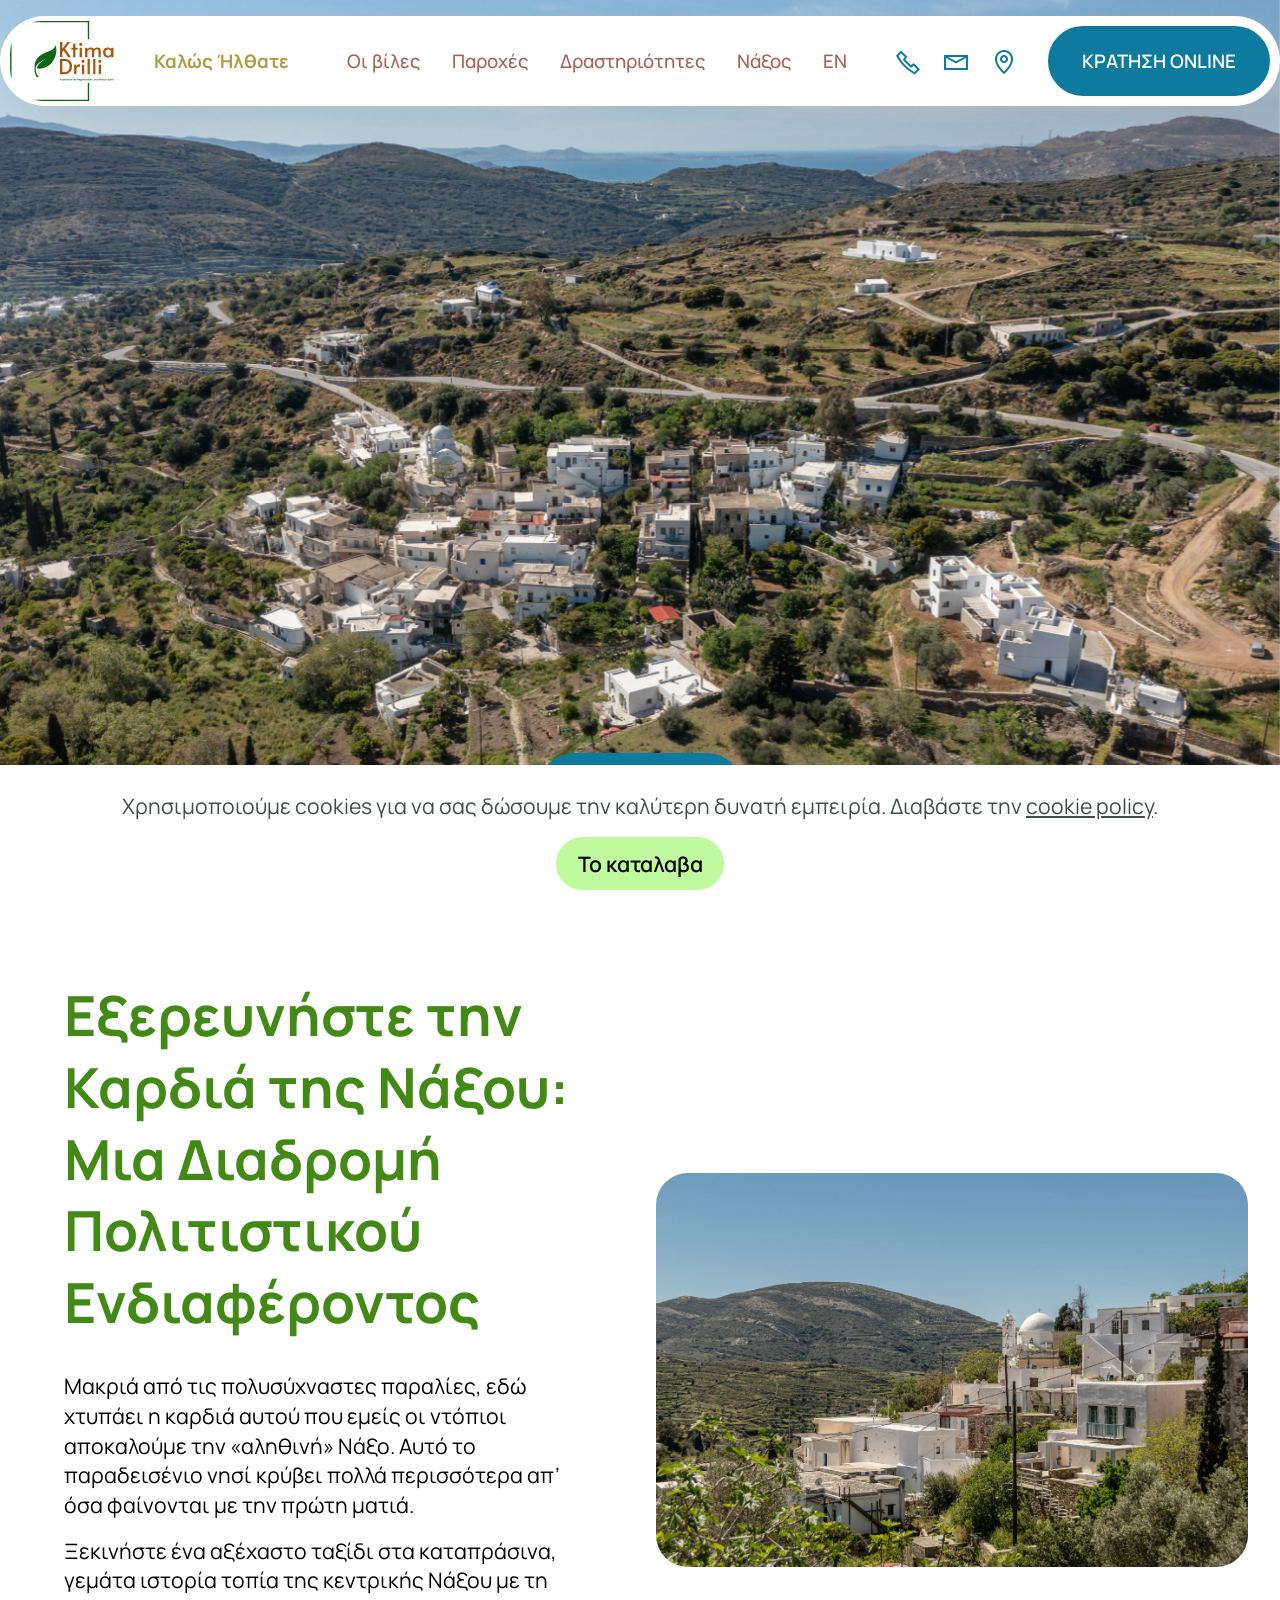
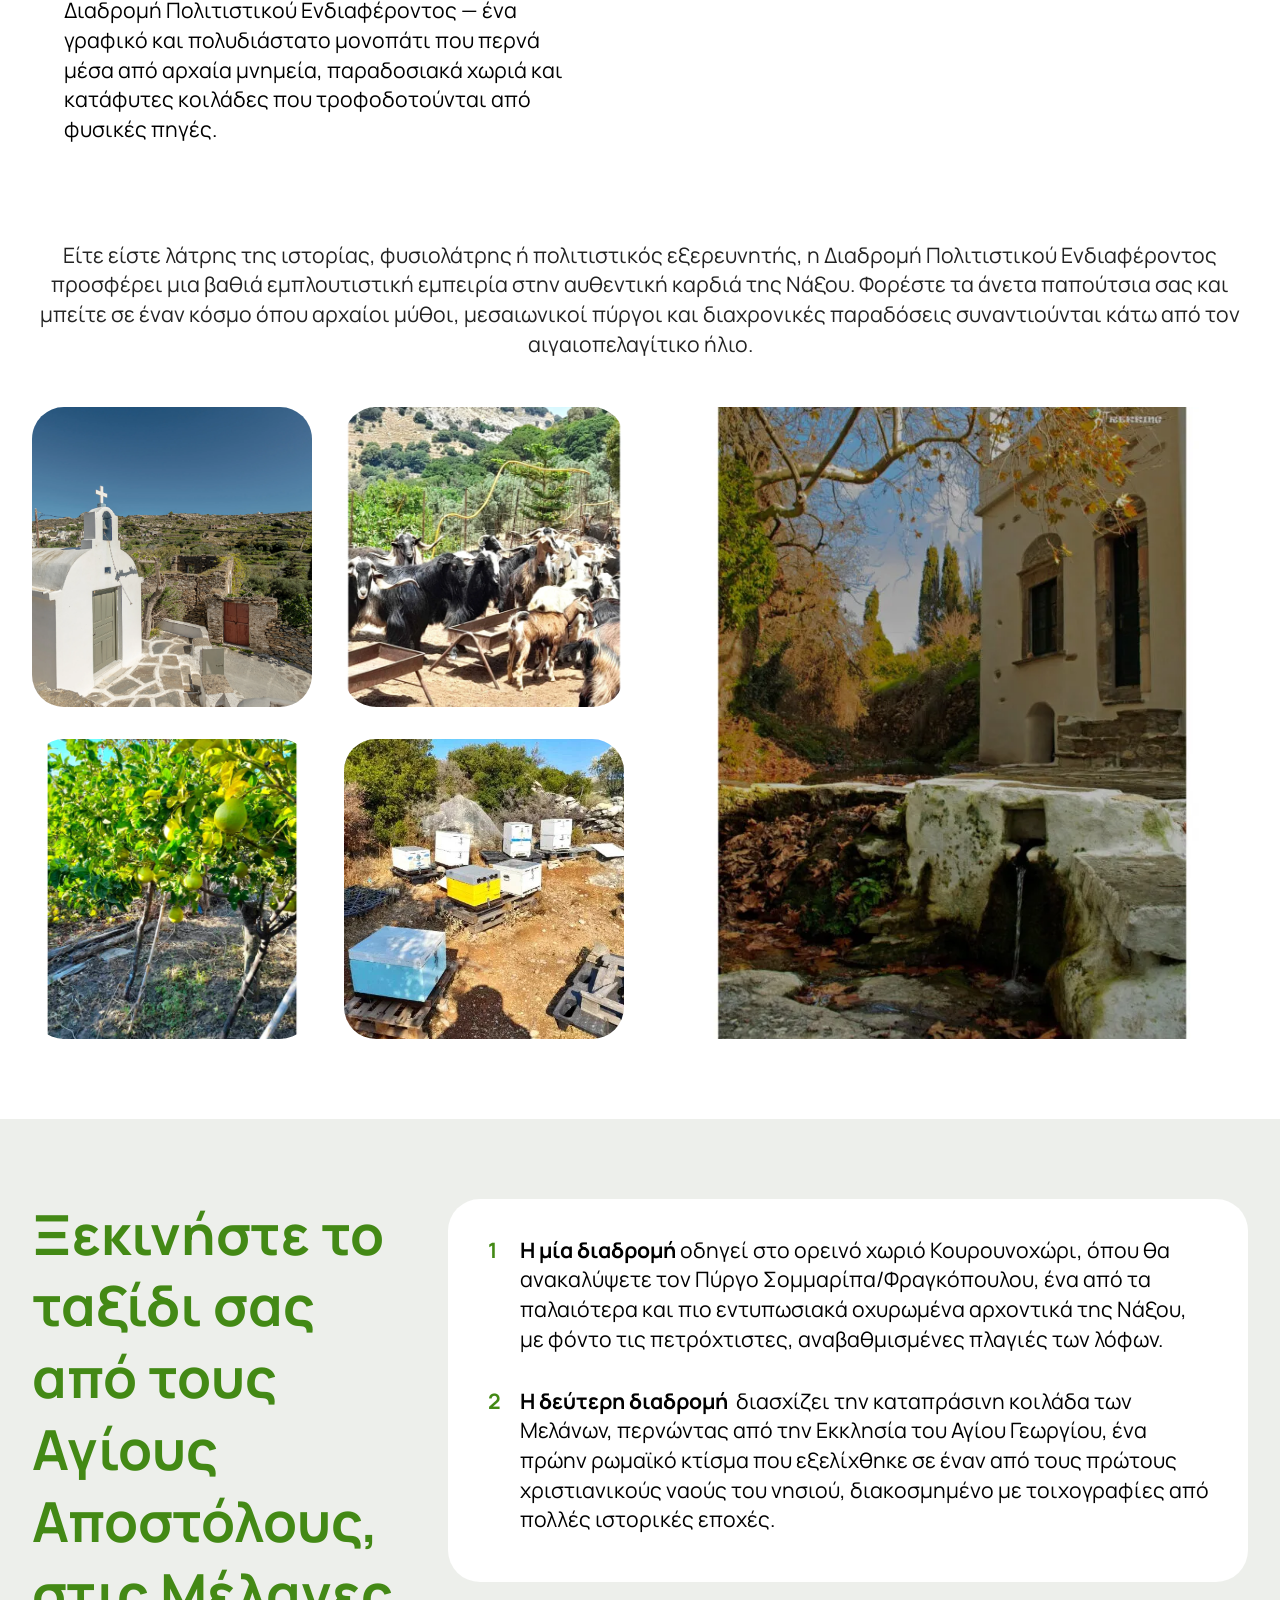
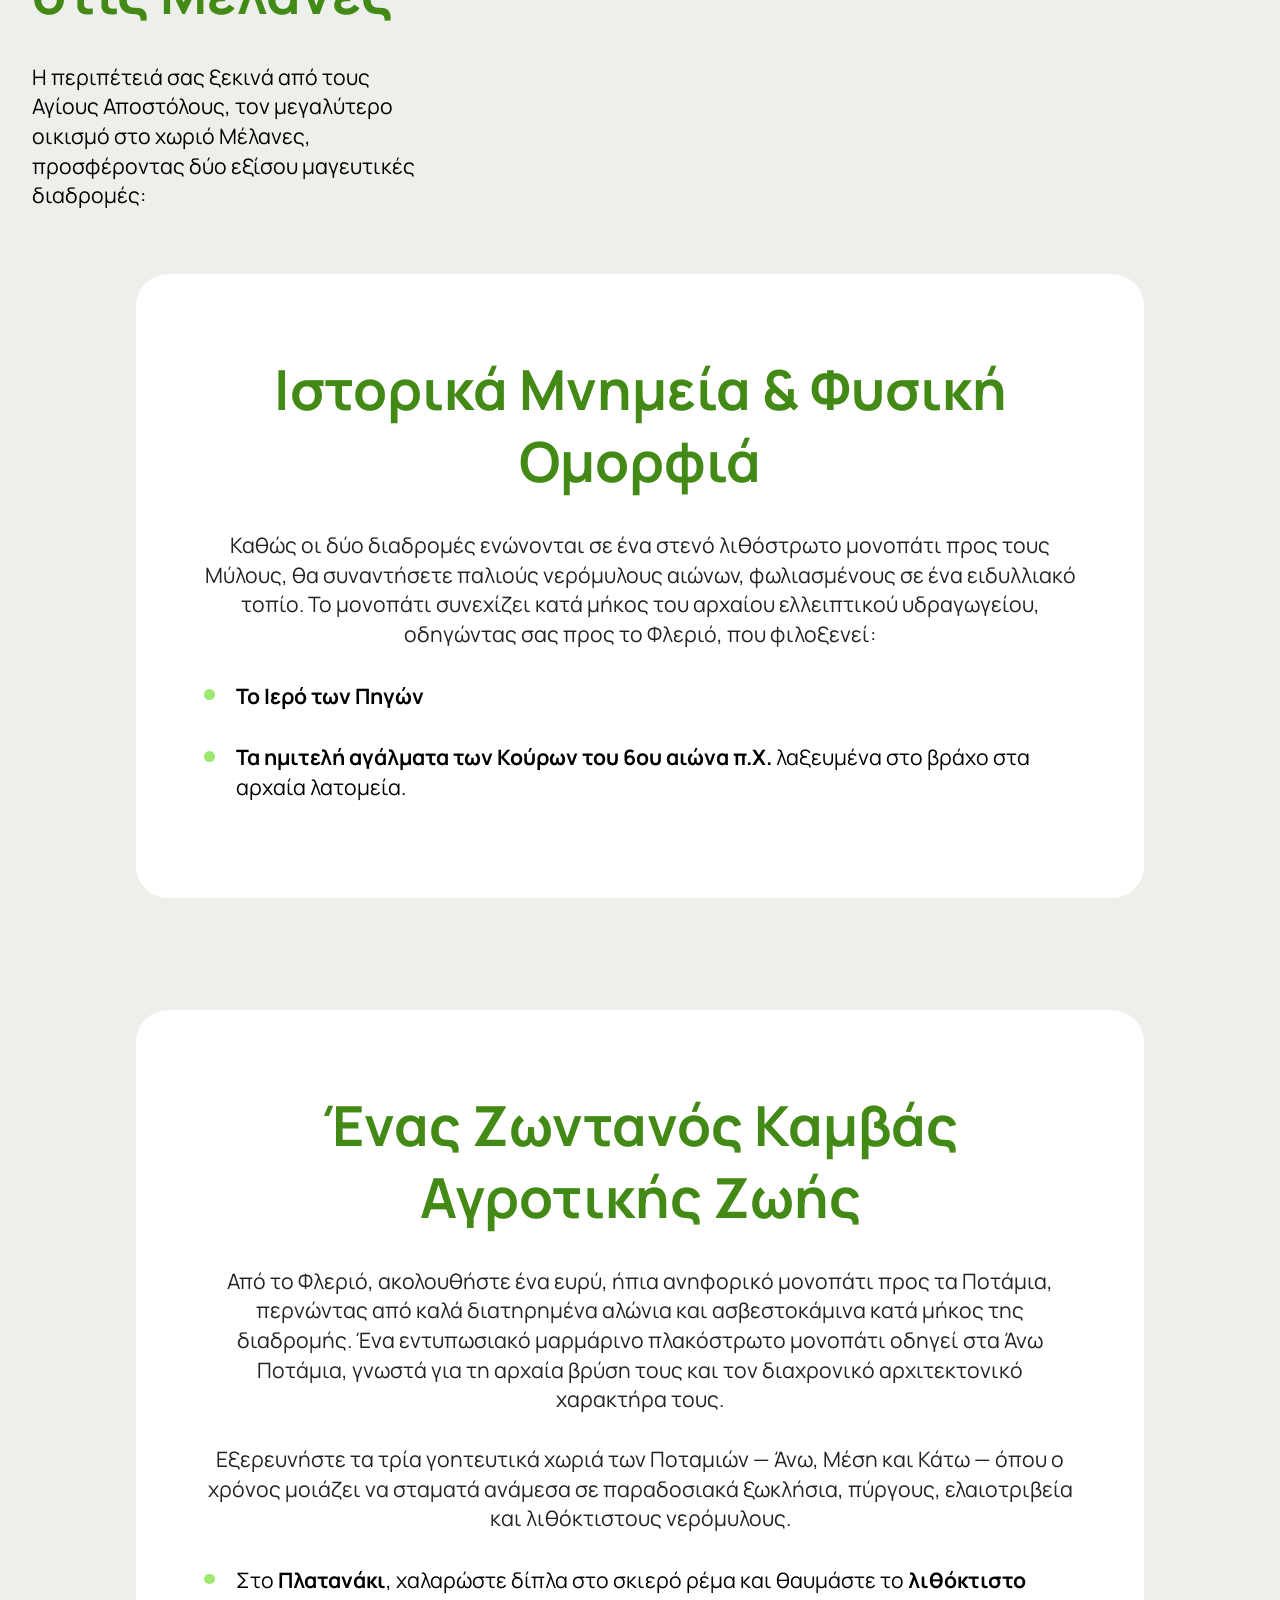
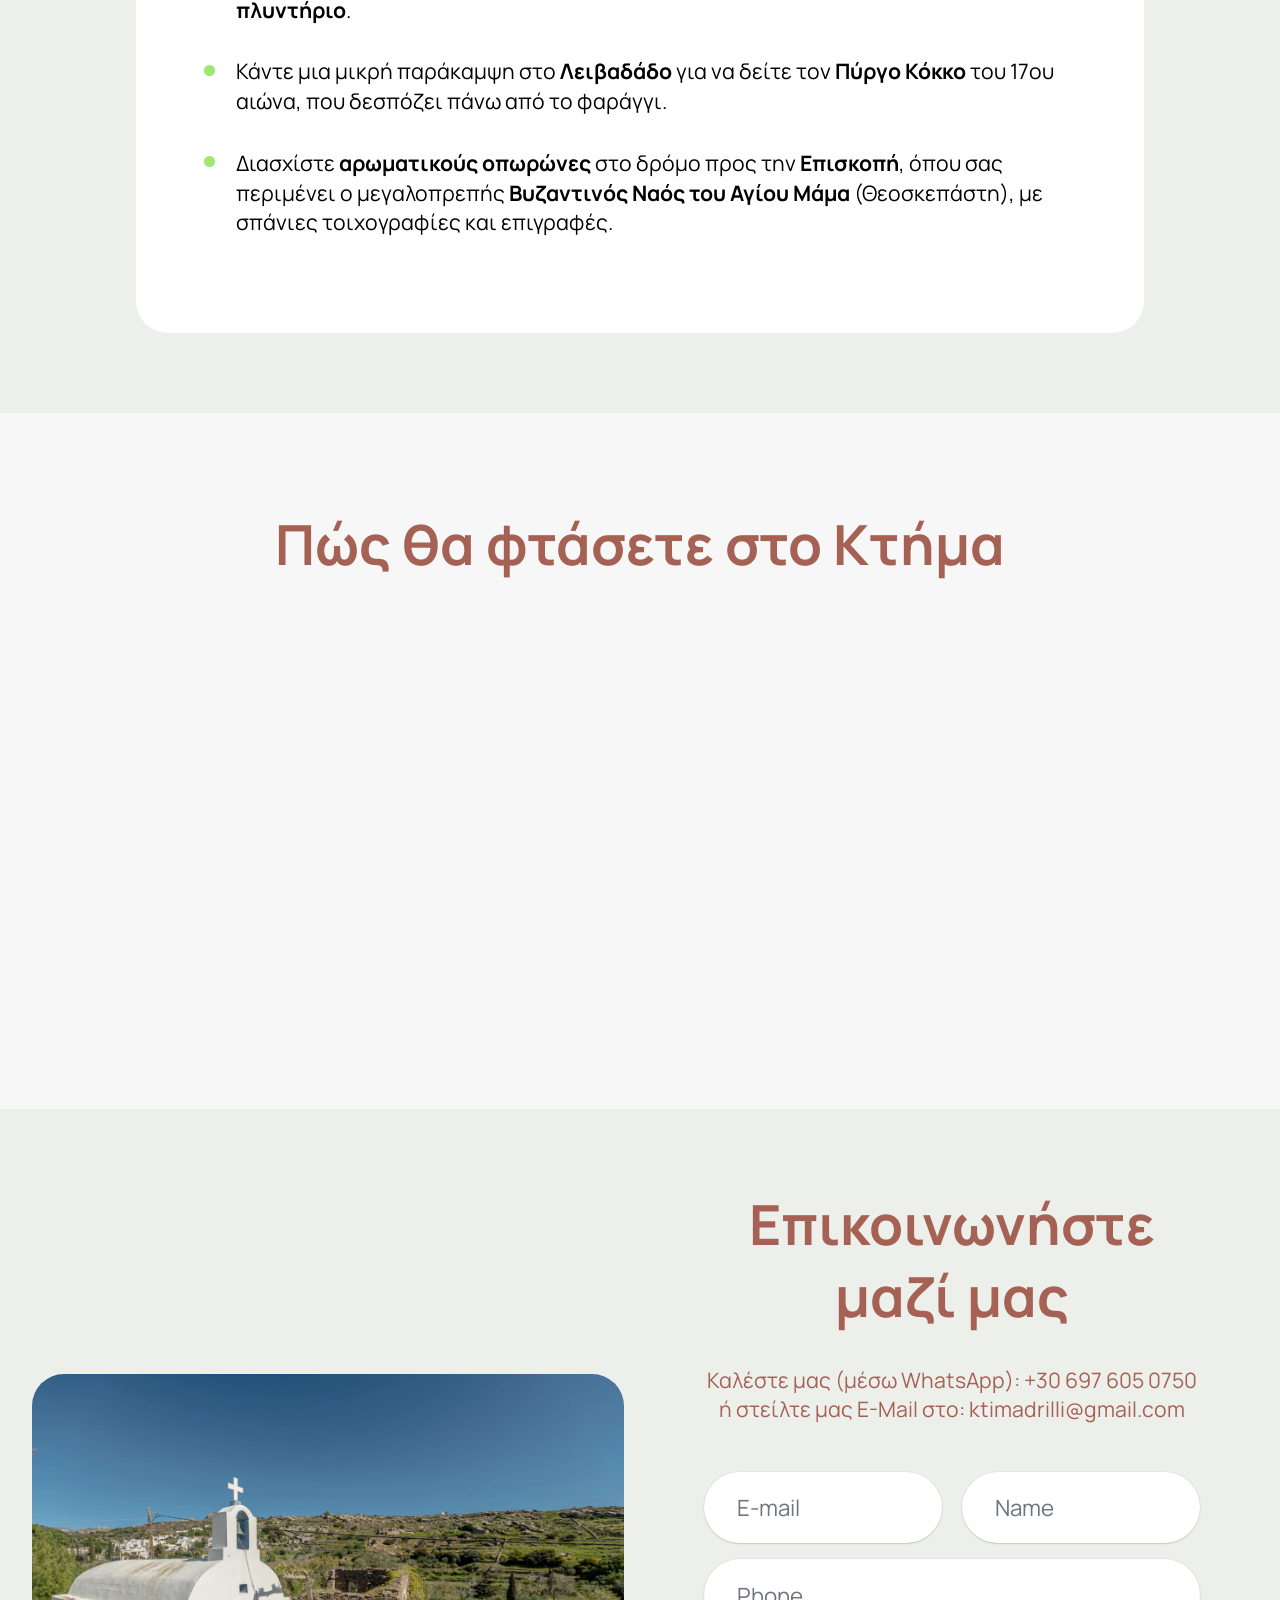
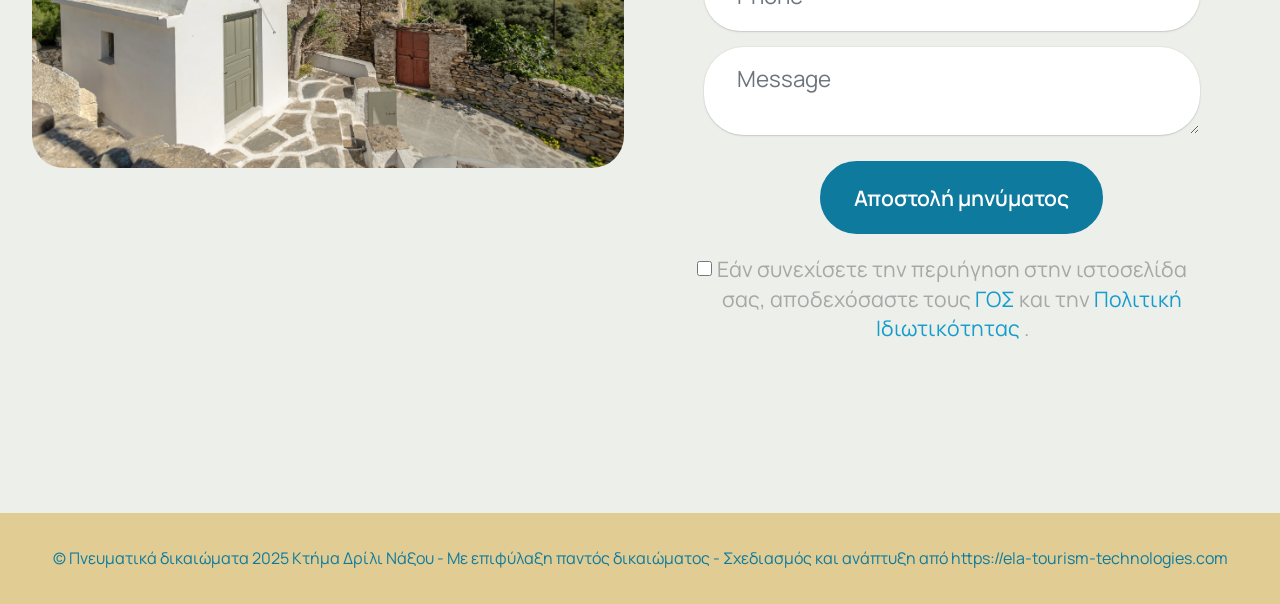
<file: page4.html>
<!DOCTYPE html>
<html  >
<head>
  
  <meta charset="UTF-8">
  <meta http-equiv="X-UA-Compatible" content="IE=edge">
  
  <meta name="viewport" content="width=device-width, initial-scale=1, minimum-scale=1">
  <link rel="shortcut icon" href="assets/images/ktima-drilli-logo.webp" type="image/x-icon">
  <meta name="description" content="Ktima Drilli offers luxurious 90 m² villas in Naxos, blending comfort and natural beauty. Perfect for families, couples, or friends seeking a relaxing, private escape in Greece.">
  
  
  <title>Δραστηριότητες</title>
  <link rel="stylesheet" href="assets/web/assets/mobirise-icons2/mobirise2.css">
  <link rel="stylesheet" href="assets/bootstrap/css/bootstrap.min.css">
  <link rel="stylesheet" href="assets/parallax/jarallax.css">
  <link rel="stylesheet" href="assets/web/assets/gdpr-plugin/gdpr-styles.css">
  <link rel="stylesheet" href="assets/dropdown/css/style.css">
  <link rel="stylesheet" href="assets/theme/css/style.css">
  <link rel="preload" href="https://fonts.googleapis.com/css2?family=Manrope:wght@400;700&display=swap&display=swap" as="style" onload="this.onload=null;this.rel='stylesheet'">
  <noscript><link rel="stylesheet" href="https://fonts.googleapis.com/css2?family=Manrope:wght@400;700&display=swap&display=swap"></noscript>
  <link rel="preload" as="style" href="assets/mobirise/css/mbr-additional.css?v=TQHWXp"><link rel="stylesheet" href="assets/mobirise/css/mbr-additional.css?v=TQHWXp" type="text/css">

  
  
  

</head>
<body>
  
  <section data-bs-version="5.1" class="menu menu2 cid-uOh7lL2kwQ" once="menu" id="menu02-1f">
	

	<nav class="navbar navbar-dropdown navbar-fixed-top navbar-expand-lg">
		<div class="container">
			<div class="navbar-brand">
				<span class="navbar-logo">
					
						<img src="assets/images/ktima-drilli-logo.webp" alt="" style="height: 5rem;">
					
				</span>
				<span class="navbar-caption-wrap"><a class="navbar-caption text-warning text-primary display-4" href="index.html#top">Καλώς Ήλθατε</a></span>
			</div>
			<button class="navbar-toggler" type="button" data-toggle="collapse" data-bs-toggle="collapse" data-target="#navbarSupportedContent" data-bs-target="#navbarSupportedContent" aria-controls="navbarNavAltMarkup" aria-expanded="false" aria-label="Toggle navigation">
				<div class="hamburger">
					<span></span>
					<span></span>
					<span></span>
					<span></span>
				</div>
			</button>
			<div class="collapse navbar-collapse" id="navbarSupportedContent">
				<ul class="navbar-nav nav-dropdown" data-app-modern-menu="true"><li class="nav-item">
						<a class="nav-link link text-secondary text-primary display-4" href="index.html#features03-1">Οι βίλες</a>
					</li><li class="nav-item"><a class="nav-link link text-secondary text-primary display-4" href="index.html#features7-5">Παροχές</a></li>
					<li class="nav-item">
						<a class="nav-link link text-secondary text-primary display-4" href="index.html#events-1-uKYtBYwsa6">Δραστηριότητες</a>
					</li><li class="nav-item">
						<a class="nav-link link text-secondary text-primary display-4" href="index.html#features3-b" aria-expanded="false">Νάξος</a>
					</li><li class="nav-item"><a class="nav-link link text-secondary text-primary display-4" href="index.html#features3-b">ΕΝ</a></li></ul>
				<div class="icons-menu">
					<a class="iconfont-wrapper" href="https://wa.me/30 697 605 0750">
						<span class="p-2 mbr-iconfont mobi-mbri-phone mobi-mbri"></span>
					</a>
					<a class="iconfont-wrapper" href="mailto:ktimadrilli@gmail.com">
						<span class="p-2 mbr-iconfont mobi-mbri-letter mobi-mbri"></span>
					</a>
					<a class="iconfont-wrapper" href="index.html#map01-0">
						<span class="p-2 mbr-iconfont mobi-mbri-map-pin mobi-mbri"></span>
					</a>
					
				</div>
				<div class="navbar-buttons mbr-section-btn"><a class="btn btn-danger display-4" href="https://book.roompanda.com/ktima-drili-villas-naxos" target="_blank">ΚΡΑΤΗΣΗ ONLINE</a></div>
			</div>
		</div>
	</nav>
</section>

<section data-bs-version="5.1" class="header16 cid-uOh7lLmAiy mbr-fullscreen mbr-parallax-background" id="header17-1g">
  
  
  <div class="container-fluid">
    <div class="row">
      <div class="content-wrap col-12 col-md-12">
        
        
        
        <div class="mbr-section-btn"><a class="btn btn-danger display-7" href="https://ibe.channex.io/online-booking-ktima-drilli?lang=en" target="_blank">BOOK ONLINE</a></div>
      </div>
    </div>
  </div>
</section>

<section data-bs-version="5.1" class="article4 cid-uOh7lLDxs2" id="article04-1h">
	

	
	

	<div class="container">
		<div class="row justify-content-center">
			<div class="col-12 col-md-12 col-lg-6 image-wrapper">
				<img class="w-100" src="assets/images/ktima-drilli-58.webp" alt="">
			</div>
			<div class="col-12 col-md-12 col-lg">
				<div class="text-wrapper align-left">
					<h1 class="mbr-section-title mbr-fonts-style mb-4 display-2"><strong>Εξερευνήστε την Καρδιά της Νάξου: Μια Διαδρομή Πολιτιστικού Ενδιαφέροντος</strong></h1>
					<p class="mbr-text mbr-fonts-style mb-3 display-7">Μακριά από τις πολυσύχναστες παραλίες, εδώ χτυπάει η καρδιά αυτού που εμείς οι ντόπιοι αποκαλούμε την «αληθινή» Νάξο. Αυτό το παραδεισένιο νησί κρύβει πολλά περισσότερα απ’ όσα φαίνονται με την πρώτη ματιά.</p>

					<p class="mbr-text mbr-fonts-style mb-3 display-7">Ξεκινήστε ένα αξέχαστο ταξίδι στα καταπράσινα, γεμάτα ιστορία τοπία της κεντρικής Νάξου με τη Διαδρομή Πολιτιστικού Ενδιαφέροντος — ένα γραφικό και πολυδιάστατο μονοπάτι που περνά μέσα από αρχαία μνημεία, παραδοσιακά χωριά και κατάφυτες κοιλάδες που τροφοδοτούνται από φυσικές πηγές.</p>
					<p class="mbr-text mbr-fonts-style mb-3 display-7"></p>
					
				</div>
			</div>
		</div>
	</div>
</section>

<section data-bs-version="5.1" class="gallery05 cid-uOh7lLQLRq" id="gallery05-1i">
    

    
    
    <div class="container">
        <div class="row justify-content-center">
            <div class="col-md-12 content-head mb-5">
                
                <p class="mbr-text mbr-fonts-style mt-4 mb-0 display-7">
                    Είτε είστε λάτρης της ιστορίας, φυσιολάτρης ή πολιτιστικός εξερευνητής, η Διαδρομή Πολιτιστικού Ενδιαφέροντος προσφέρει μια βαθιά εμπλουτιστική εμπειρία στην αυθεντική καρδιά της Νάξου. Φορέστε τα άνετα παπούτσια σας και μπείτε σε έναν κόσμο όπου αρχαίοι μύθοι, μεσαιωνικοί πύργοι και διαχρονικές παραδόσεις συναντιούνται κάτω από τον αιγαιοπελαγίτικο ήλιο.</p>
            </div>
        </div>
        <div class="row justify-content-center  blockContent">
            <div class="col-12 col-lg-6">
                <div class="row">
                    <div class="col-xs-12 col-sm-12 col-md-6 col-lg-6 active">
                        <div class="item-wrapper">
                            <div class="item-img">
                                <img src="assets/images/ktima-drilli-11.webp" alt="" title="" data-slide-to="0" data-bs-slide-to="0" class="smallImage">
                            </div>

                        </div>
                    </div>
                    <div class="col-md-6 col-xs-12 col-sm-12 col-lg-6">
                        <div class="item-wrapper">
                            <div class="item-img">
                                <img src="assets/images/ktima-drilli-activies-9.webp" alt="" title="" data-slide-to="1" data-bs-slide-to="1" class="smallImage">
                            </div>

                        </div>
                    </div>
                    <div class="col-xs-12 col-sm-12 col-md-6 col-lg-6">
                        <div class="item-wrapper">
                            <div class="item-img">
                                <img src="assets/images/ktima-drilli-activies-14.webp" alt="" title="" data-slide-to="2" data-bs-slide-to="2" class="smallImage">
                            </div>
                        </div>
                    </div>
                    <div class="col-xs-12 col-sm-12 col-md-6 col-lg-6">
                        <div class="item-wrapper">
                            <div class="item-img">
                                <img src="assets/images/ktima-drilli-activies-16.webp" alt="" title="" data-slide-to="3" data-bs-slide-to="3" class="smallImage">
                            </div>
                        </div>
                    </div>
                </div>
            </div>
            <div class="col-12 col-lg-6">
                <div class="item-wrapper">
                    <div class="item-img ">
                        <img class="w-100 largeImage" src="assets/images/potamia-07-watermill-ano-potamia-768x910.webp" alt="" data-slide-to="3" data-bs-slide-to="3">
                    </div>

                </div>
            </div>
        </div>
    </div>
</section>

<section data-bs-version="5.1" class="article22 cid-uOmVjJ0cRv" id="article22-1u">
  
  
  
  <div class="container">
    <div class="row justify-content-center">
      <div class="col-lg-4">
        <div class="col-12 col-md-12">
          <h5 class="mbr-section-title mbr-fonts-style mt-0 mb-4 display-2"><strong>Ξεκινήστε το ταξίδι σας από τους Αγίους Αποστόλους, στις Μέλανες</strong></h5>
          <h6 class="mbr-section-subtitle mbr-fonts-style mt-0 mb-4 display-7">H περιπέτειά σας ξεκινά από τους Αγίους Αποστόλους, τον μεγαλύτερο οικισμό στο χωριό Μέλανες, προσφέροντας δύο εξίσου μαγευτικές διαδρομές:</h6>
          
        </div>
      </div>

      <div class="col-lg-8 side-features">
        <div class="item-wrapper align-left">
          <div class="counter-container mbr-text mbr-fonts-style display-7">
            <ol>
              <li><strong>H μία διαδρομή </strong>οδηγεί στο ορεινό χωριό Κουρουνοχώρι, όπου θα ανακαλύψετε τον Πύργο Σομμαρίπα/Φραγκόπουλου, ένα από τα παλαιότερα και πιο εντυπωσιακά οχυρωμένα αρχοντικά της Νάξου, με φόντο τις πετρόχτιστες, αναβαθμισμένες πλαγιές των λόφων.</li>
              <li><strong>Η δεύτερη διαδρομή </strong>&nbsp;διασχίζει την καταπράσινη κοιλάδα των Μελάνων, περνώντας από την Εκκλησία του Αγίου Γεωργίου, ένα πρώην ρωμαϊκό κτίσμα που εξελίχθηκε σε έναν από τους πρώτους χριστιανικούς ναούς του νησιού, διακοσμημένο με τοιχογραφίες από πολλές ιστορικές εποχές.</li>
            </ol>
          </div>
        </div>




      </div>
    </div>
  </div>
</section>

<section data-bs-version="5.1" class="article07 cid-uOQRVx16yU" id="article20-1w">
  

  
  
  <div class="container">
    <div class="row justify-content-center">
      <div class="card col-md-12 col-lg-10">
        <div class="card-wrapper">
          <div class="col-12 content-head mt-3">
            <h3 class="mbr-section-title mbr-fonts-style align-center mb-0 display-2"><strong>Ιστορικά Μνημεία &amp; Φυσική Ομορφιά</strong></h3>
            <h5 class="mbr-section-subtitle mbr-fonts-style align-center mb-0 mt-4 display-7">Καθώς οι δύο διαδρομές ενώνονται σε ένα στενό λιθόστρωτο μονοπάτι προς τους Μύλους, θα συναντήσετε παλιούς νερόμυλους αιώνων, φωλιασμένους σε ένα ειδυλλιακό τοπίο. Το μονοπάτι συνεχίζει κατά μήκος του αρχαίου ελλειπτικού υδραγωγείου, οδηγώντας σας προς το Φλεριό, που φιλοξενεί:</h5>
          </div>
          <div class="card-box align-left mt-4">
            <div class="counter-container mbr-text mbr-fonts-style display-7">
              <ul>
                <li><strong>Το Ιερό των Πηγών</strong></li></ul><ul>
                <li><strong>Τα ημιτελή αγάλματα των Κούρων του 6ου αιώνα π.Χ.&nbsp;</strong>λαξευμένα στο βράχο στα αρχαία λατομεία.&nbsp;</li>
              </ul>
            </div>
          </div>
        </div>
      </div>
    </div>
  </div>
</section>

<section data-bs-version="5.1" class="article07 cid-uOQSL6tXs3" id="article20-1x">
  

  
  
  <div class="container">
    <div class="row justify-content-center">
      <div class="card col-md-12 col-lg-10">
        <div class="card-wrapper">
          <div class="col-12 content-head mt-3">
            <h3 class="mbr-section-title mbr-fonts-style align-center mb-0 display-2"><strong>Ένας Ζωντανός Καμβάς Αγροτικής Ζωής</strong></h3>
            <h5 class="mbr-section-subtitle mbr-fonts-style align-center mb-0 mt-4 display-7">Από το Φλεριό, ακολουθήστε ένα ευρύ, ήπια ανηφορικό μονοπάτι προς τα Ποτάμια, περνώντας από καλά διατηρημένα αλώνια και ασβεστοκάμινα κατά μήκος της διαδρομής. Ένα εντυπωσιακό μαρμάρινο πλακόστρωτο μονοπάτι οδηγεί στα Άνω Ποτάμια, γνωστά για τη αρχαία βρύση τους και τον διαχρονικό αρχιτεκτονικό χαρακτήρα τους.<div><br></div><div>Εξερευνήστε τα τρία γοητευτικά χωριά των Ποταμιών — Άνω, Μέση και Κάτω — όπου ο χρόνος μοιάζει να σταματά ανάμεσα σε παραδοσιακά ξωκλήσια, πύργους, ελαιοτριβεία και λιθόκτιστους νερόμυλους.</div></h5>
          </div>
          <div class="card-box align-left mt-4">
            <div class="counter-container mbr-text mbr-fonts-style display-7">
              <ul><li>Στο <strong>Πλατανάκι</strong>, χαλαρώστε δίπλα στο σκιερό ρέμα και θαυμάστε το <strong>λιθόκτιστο πλυντήριο</strong>.</li><li>Κάντε μια μικρή παράκαμψη στο <strong>Λειβαδάδο</strong> για να δείτε τον <strong>Πύργο Κόκκο</strong> του 17ου αιώνα, που δεσπόζει πάνω από το φαράγγι.</li><li>Διασχίστε <strong>αρωματικούς οπωρώνες</strong> στο δρόμο προς την <strong>Επισκοπή</strong>, όπου σας περιμένει ο μεγαλοπρεπής <strong>Βυζαντινός Ναός του Αγίου Μάμα</strong> (Θεοσκεπάστη), με σπάνιες τοιχογραφίες και επιγραφές.</li></ul>
            </div>
          </div>
        </div>
      </div>
    </div>
  </div>
</section>

<section data-bs-version="5.1" class="map1 cid-uOh7lOKflO" id="map01-1r">
	
	
	
	<div>
		<div class="row justify-content-center">
			<div class="col-12 content-head">
				<div class="mbr-section-head mb-5">
					<h3 class="mbr-section-title mbr-fonts-style align-center mb-0 display-2">
						<strong>Πώς θα φτάσετε στο Κτήμα</strong></h3>
					
				</div>
			</div>
		</div>
		<div class="google-map"><iframe frameborder="0" style="border:0" src="https://www.google.com/maps/embed?pb=!1m18!1m12!1m3!1d795.8784902265279!2d25.44429922837392!3d37.069064068334086!2m3!1f0!2f0!3f0!3m2!1i1024!2i768!4f13.1!3m3!1m2!1s0x149809fb5c5843a9%3A0xf249221dcc622ac2!2sKtima%20Drilli%20Naxos!5e0!3m2!1sen!2sde!4v1747593167284!5m2!1sen!2sde" allowfullscreen=""></iframe></div>
	</div>
</section>

<section data-bs-version="5.1" class="form03 cid-uOh7lPhWAm" id="form03-1s">
    

    

    <div class="container">
        <div class="row justify-content-center">
            <div class="col-12 col-lg item-wrapper">
                <div class="mbr-section-head mb-5">
                    <h3 class="mbr-section-title mbr-fonts-style align-center mb-0 display-2">
                        <strong>Επικοινωνήστε μαζί μας</strong></h3>
                    <h4 class="mbr-section-subtitle mbr-fonts-style align-center mb-0 mt-4 display-7">Καλέστε μας (μέσω WhatsApp): +30 697 605 0750<br>ή στείλτε μας E-Mail στο: ktimadrilli@gmail.com</h4>
                </div>
                <div class="col-lg-12 mx-auto mbr-form" data-form-type="formoid">
                    <form action="https://mobirise.eu/" method="POST" class="mbr-form form-with-styler" data-form-title="Form Name"><input type="hidden" name="email" data-form-email="true" value="ElXoh+7dgqNXUXapB8FX8jcRiXJacRdDI4iBOZbDWfKTnsMDCBNBpy2pYiXtYHLtA/Cf9x5wk5Fcgh44FP33rbCNX0aviR/OluNuIzAYoTi6HGXM+HX9V7/CVMN7+red.1uo/wIjPnyAd08qZHUDWq+udslJPzWuh26i5V1Fi2HZYAbzsxNh/UxM1Y53OhmfdMbWlu+9k5TrLXFfSYniU9M99a+9Z0N2YQedlkhjWBiBQzHTW3URjci8zFNWng05o">
                        <div class="row">
                            <div hidden="hidden" data-form-alert="" class="alert alert-success col-12">Thanks for filling out the form! We will contact you within the next 24 hours by phone or by E-Mail.</div>
                            <div hidden="hidden" data-form-alert-danger="" class="alert alert-danger col-12">
                                Oops...! some problem!
                            </div>
                        </div>
                        <div class="dragArea row">
                            <div class="col-md col-sm-12 form-group mb-3 mb-3" data-for="name">
                                <input type="text" name="name" placeholder="Name" data-form-field="name" class="form-control" value="" id="name-form03-1s">
                            </div>
                            <div class="col-md col-sm-12 form-group mb-3 mb-3" data-for="email">
                                <input type="email" name="email" placeholder="E-mail" data-form-field="email" class="form-control" value="" id="email-form03-1s">
                            </div>
                            <div class="col-12 form-group mb-3 mb-3" data-for="phone">
                                <input type="tel" name="phone" placeholder="Phone" data-form-field="phone" class="form-control" value="" id="phone-form03-1s">
                            </div>
                            <div class="col-12 form-group mb-3 mb-3" data-for="textarea">
                                <textarea name="textarea" placeholder="Message" data-form-field="textarea" class="form-control" id="textarea-form03-1s"></textarea>
                            </div>
                            <div class="col-lg-12 col-md-12 col-sm-12 align-center mbr-section-btn"><button type="submit" class="btn btn-danger display-7">Αποστολή μηνύματος</button></div>
                        </div>
                    <span class="gdpr-block">
<label>
<span class="textGDPR display-7" style="color: #a7a7a7"><input type="checkbox" name="gdpr" id="gdpr-form03-1s" required="">Εάν συνεχίσετε την περιήγηση στην ιστοσελίδα σας, αποδεχόσαστε τους  <a style="color: #149dcc; text-decoration: none;" href="terms.html">ΓΟΣ</a> και την  <a style="color: #149dcc; text-decoration: none;" href="policy.html">Πολιτική Ιδιωτικότητας </a>.</span>
</label>
</span></form>
                </div>


            </div>
            <div class="col-12 col-lg-6">
                <div class="image-wrapper">
                    <img class="w-100" src="assets/images/ktima-drilli-11.webp" alt="">
                </div>
            </div>

        </div>
    </div>
</section>

<section data-bs-version="5.1" class="footer4 cid-uOh7lPBVx3" once="footers" id="footer04-1t">

    

    

    <div class="container">
        <div class="media-container-row align-center mbr-white">
            <div class="col-12">
                <p class="mbr-text mb-0 mbr-fonts-style display-8">
                    © Πνευματικά δικαιώματα 2025 Κτήμα Δρίλι Νάξου - Με επιφύλαξη παντός δικαιώματος - Σχεδιασμός και ανάπτυξη από https://ela-tourism-technologies.com</p>
            </div>
        </div>
    </div>
</section>


<script src="assets/bootstrap/js/bootstrap.bundle.min.js"></script>
  <script src="assets/parallax/jarallax.js"></script>
  <script src="assets/web/assets/cookies-alert-plugin/cookies-alert-core.js"></script>
  <script src="assets/web/assets/cookies-alert-plugin/cookies-alert-script.js"></script>
  <script src="assets/smoothscroll/smooth-scroll.js"></script>
  <script src="assets/ytplayer/index.js"></script>
  <script src="assets/dropdown/js/navbar-dropdown.js"></script>
  <script src="assets/theme/js/script.js"></script>
  <script src="assets/formoid/formoid.min.js"></script>
  
  
  
<input name="cookieData" type="hidden" data-cookie-cookiesAlertType='false' data-cookie-customDialogSelector='null' data-cookie-colorText='#424a4d' data-cookie-colorBg='rgb(255, 255, 255)' data-cookie-opacityOverlay='0' data-cookie-bgOpacity='100' data-cookie-textButton='To καταλαβα' data-cookie-rejectText='REJECT' data-cookie-colorButton='#C0FA9E' data-cookie-rejectColor='#ffffff' data-cookie-colorLink='#424a4d' data-cookie-underlineLink='true' data-cookie-text="Χρησιμοποιούμε cookies για να σας δώσουμε την καλύτερη δυνατή εμπειρία. Διαβάστε την <a href='privacy.html'>cookie policy</a>.">
  
</body>
</html>
</file>
<file: assets/web/assets/mobirise-icons2/mobirise2.css>
@font-face {
  font-family: 'Moririse2';
  font-display: swap;
  src:  url('mobirise2.eot?f2bix4');
  src:  url('mobirise2.eot?f2bix4#iefix') format('embedded-opentype'),
    url('mobirise2.woff2?f2bix4') format('woff2'),
    url('mobirise2.woff?f2bix4') format('woff'),
    url('mobirise2.ttf?f2bix4') format('truetype'),
    url('mobirise2.svg?f2bix4#mobirise2') format('svg');
  font-weight: normal;
  font-style: normal;
}

[class^="mobi-"], [class*=" mobi-"] {
  /* use !important to prevent issues with browser extensions that change fonts */
  font-family: 'Moririse2' !important;
  speak: none;
  font-style: normal;
  font-weight: normal;
  font-variant: normal;
  text-transform: none;
  line-height: 1;

  /* Better Font Rendering =========== */
  -webkit-font-smoothing: antialiased;
  -moz-osx-font-smoothing: grayscale;
}

.mobi-mbri-add-submenu:before {
  content: "\e900";
}
.mobi-mbri-alert:before {
  content: "\e901";
}
.mobi-mbri-align-center:before {
  content: "\e902";
}
.mobi-mbri-align-justify:before {
  content: "\e903";
}
.mobi-mbri-align-left:before {
  content: "\e904";
}
.mobi-mbri-align-right:before {
  content: "\e905";
}
.mobi-mbri-android:before {
  content: "\e906";
}
.mobi-mbri-apple:before {
  content: "\e907";
}
.mobi-mbri-arrow-down:before {
  content: "\e908";
}
.mobi-mbri-arrow-next:before {
  content: "\e909";
}
.mobi-mbri-arrow-prev:before {
  content: "\e90a";
}
.mobi-mbri-arrow-up:before {
  content: "\e90b";
}
.mobi-mbri-bold:before {
  content: "\e90c";
}
.mobi-mbri-bookmark:before {
  content: "\e90d";
}
.mobi-mbri-bootstrap:before {
  content: "\e90e";
}
.mobi-mbri-briefcase:before {
  content: "\e90f";
}
.mobi-mbri-browse:before {
  content: "\e910";
}
.mobi-mbri-bulleted-list:before {
  content: "\e911";
}
.mobi-mbri-calendar:before {
  content: "\e912";
}
.mobi-mbri-camera:before {
  content: "\e913";
}
.mobi-mbri-cart-add:before {
  content: "\e914";
}
.mobi-mbri-cart-full:before {
  content: "\e915";
}
.mobi-mbri-cash:before {
  content: "\e916";
}
.mobi-mbri-change-style:before {
  content: "\e917";
}
.mobi-mbri-chat:before {
  content: "\e918";
}
.mobi-mbri-clock:before {
  content: "\e919";
}
.mobi-mbri-close:before {
  content: "\e91a";
}
.mobi-mbri-cloud:before {
  content: "\e91b";
}
.mobi-mbri-code:before {
  content: "\e91c";
}
.mobi-mbri-contact-form:before {
  content: "\e91d";
}
.mobi-mbri-credit-card:before {
  content: "\e91e";
}
.mobi-mbri-cursor-click:before {
  content: "\e91f";
}
.mobi-mbri-cust-feedback:before {
  content: "\e920";
}
.mobi-mbri-database:before {
  content: "\e921";
}
.mobi-mbri-delivery:before {
  content: "\e922";
}
.mobi-mbri-desktop:before {
  content: "\e923";
}
.mobi-mbri-devices:before {
  content: "\e924";
}
.mobi-mbri-down:before {
  content: "\e925";
}
.mobi-mbri-download-2:before {
  content: "\e926";
}
.mobi-mbri-download:before {
  content: "\e927";
}
.mobi-mbri-drag-n-drop-2:before {
  content: "\e928";
}
.mobi-mbri-drag-n-drop:before {
  content: "\e929";
}
.mobi-mbri-edit-2:before {
  content: "\e92a";
}
.mobi-mbri-edit:before {
  content: "\e92b";
}
.mobi-mbri-error:before {
  content: "\e92c";
}
.mobi-mbri-extension:before {
  content: "\e92d";
}
.mobi-mbri-features:before {
  content: "\e92e";
}
.mobi-mbri-file:before {
  content: "\e92f";
}
.mobi-mbri-flag:before {
  content: "\e930";
}
.mobi-mbri-folder:before {
  content: "\e931";
}
.mobi-mbri-gift:before {
  content: "\e932";
}
.mobi-mbri-github:before {
  content: "\e933";
}
.mobi-mbri-globe-2:before {
  content: "\e934";
}
.mobi-mbri-globe:before {
  content: "\e935";
}
.mobi-mbri-growing-chart:before {
  content: "\e936";
}
.mobi-mbri-hearth:before {
  content: "\e937";
}
.mobi-mbri-help:before {
  content: "\e938";
}
.mobi-mbri-home:before {
  content: "\e939";
}
.mobi-mbri-hot-cup:before {
  content: "\e93a";
}
.mobi-mbri-idea:before {
  content: "\e93b";
}
.mobi-mbri-image-gallery:before {
  content: "\e93c";
}
.mobi-mbri-image-slider:before {
  content: "\e93d";
}
.mobi-mbri-info:before {
  content: "\e93e";
}
.mobi-mbri-italic:before {
  content: "\e93f";
}
.mobi-mbri-key:before {
  content: "\e940";
}
.mobi-mbri-laptop:before {
  content: "\e941";
}
.mobi-mbri-layers:before {
  content: "\e942";
}
.mobi-mbri-left-right:before {
  content: "\e943";
}
.mobi-mbri-left:before {
  content: "\e944";
}
.mobi-mbri-letter:before {
  content: "\e945";
}
.mobi-mbri-like:before {
  content: "\e946";
}
.mobi-mbri-link:before {
  content: "\e947";
}
.mobi-mbri-lock:before {
  content: "\e948";
}
.mobi-mbri-login:before {
  content: "\e949";
}
.mobi-mbri-logout:before {
  content: "\e94a";
}
.mobi-mbri-magic-stick:before {
  content: "\e94b";
}
.mobi-mbri-map-pin:before {
  content: "\e94c";
}
.mobi-mbri-menu:before {
  content: "\e94d";
}
.mobi-mbri-mobile-2:before {
  content: "\e94e";
}
.mobi-mbri-mobile-horizontal:before {
  content: "\e94f";
}
.mobi-mbri-mobile:before {
  content: "\e950";
}
.mobi-mbri-mobirise:before {
  content: "\e951";
}
.mobi-mbri-more-horizontal:before {
  content: "\e952";
}
.mobi-mbri-more-vertical:before {
  content: "\e953";
}
.mobi-mbri-music:before {
  content: "\e954";
}
.mobi-mbri-new-file:before {
  content: "\e955";
}
.mobi-mbri-numbered-list:before {
  content: "\e956";
}
.mobi-mbri-opened-folder:before {
  content: "\e957";
}
.mobi-mbri-pages:before {
  content: "\e958";
}
.mobi-mbri-paper-plane:before {
  content: "\e959";
}
.mobi-mbri-paperclip:before {
  content: "\e95a";
}
.mobi-mbri-phone:before {
  content: "\e95b";
}
.mobi-mbri-photo:before {
  content: "\e95c";
}
.mobi-mbri-photos:before {
  content: "\e95d";
}
.mobi-mbri-pin:before {
  content: "\e95e";
}
.mobi-mbri-play:before {
  content: "\e95f";
}
.mobi-mbri-plus:before {
  content: "\e960";
}
.mobi-mbri-preview:before {
  content: "\e961";
}
.mobi-mbri-print:before {
  content: "\e962";
}
.mobi-mbri-protect:before {
  content: "\e963";
}
.mobi-mbri-question:before {
  content: "\e964";
}
.mobi-mbri-quote-left:before {
  content: "\e965";
}
.mobi-mbri-quote-right:before {
  content: "\e966";
}
.mobi-mbri-redo:before {
  content: "\e967";
}
.mobi-mbri-refresh:before {
  content: "\e968";
}
.mobi-mbri-responsive-2:before {
  content: "\e969";
}
.mobi-mbri-responsive:before {
  content: "\e96a";
}
.mobi-mbri-right:before {
  content: "\e96b";
}
.mobi-mbri-rocket:before {
  content: "\e96c";
}
.mobi-mbri-sad-face:before {
  content: "\e96d";
}
.mobi-mbri-sale:before {
  content: "\e96e";
}
.mobi-mbri-save:before {
  content: "\e96f";
}
.mobi-mbri-search:before {
  content: "\e970";
}
.mobi-mbri-setting-2:before {
  content: "\e971";
}
.mobi-mbri-setting-3:before {
  content: "\e972";
}
.mobi-mbri-setting:before {
  content: "\e973";
}
.mobi-mbri-share:before {
  content: "\e974";
}
.mobi-mbri-shopping-bag:before {
  content: "\e975";
}
.mobi-mbri-shopping-basket:before {
  content: "\e976";
}
.mobi-mbri-shopping-cart:before {
  content: "\e977";
}
.mobi-mbri-sites:before {
  content: "\e978";
}
.mobi-mbri-smile-face:before {
  content: "\e979";
}
.mobi-mbri-speed:before {
  content: "\e97a";
}
.mobi-mbri-star:before {
  content: "\e97b";
}
.mobi-mbri-success:before {
  content: "\e97c";
}
.mobi-mbri-sun:before {
  content: "\e97d";
}
.mobi-mbri-sun2:before {
  content: "\e97e";
}
.mobi-mbri-tablet-vertical:before {
  content: "\e97f";
}
.mobi-mbri-tablet:before {
  content: "\e980";
}
.mobi-mbri-target:before {
  content: "\e981";
}
.mobi-mbri-timer:before {
  content: "\e982";
}
.mobi-mbri-to-ftp:before {
  content: "\e983";
}
.mobi-mbri-to-local-drive:before {
  content: "\e984";
}
.mobi-mbri-touch-swipe:before {
  content: "\e985";
}
.mobi-mbri-touch:before {
  content: "\e986";
}
.mobi-mbri-trash:before {
  content: "\e987";
}
.mobi-mbri-underline:before {
  content: "\e988";
}
.mobi-mbri-undo:before {
  content: "\e989";
}
.mobi-mbri-unlink:before {
  content: "\e98a";
}
.mobi-mbri-unlock:before {
  content: "\e98b";
}
.mobi-mbri-up-down:before {
  content: "\e98c";
}
.mobi-mbri-up:before {
  content: "\e98d";
}
.mobi-mbri-update:before {
  content: "\e98e";
}
.mobi-mbri-upload-2:before {
  content: "\e98f";
}
.mobi-mbri-upload:before {
  content: "\e990";
}
.mobi-mbri-user-2:before {
  content: "\e991";
}
.mobi-mbri-user:before {
  content: "\e992";
}
.mobi-mbri-users:before {
  content: "\e993";
}
.mobi-mbri-video-play:before {
  content: "\e994";
}
.mobi-mbri-video:before {
  content: "\e995";
}
.mobi-mbri-watch:before {
  content: "\e996";
}
.mobi-mbri-website-theme-2:before {
  content: "\e997";
}
.mobi-mbri-website-theme:before {
  content: "\e998";
}
.mobi-mbri-wifi:before {
  content: "\e999";
}
.mobi-mbri-windows:before {
  content: "\e99a";
}
.mobi-mbri-zoom-in:before {
  content: "\e99b";
}
.mobi-mbri-zoom-out:before {
  content: "\e99c";
}
</file>
<file: assets/Material-Design-Icons/css/material.css>
@font-face {
  font-family: 'Material-Design-Icons';
  src: url('../fonts/Material-Design-Icons.eot?3ocs8m');
  src: url('../fonts/Material-Design-Icons.eot?#iefix3ocs8m') format('embedded-opentype'), url('../fonts/Material-Design-Icons.woff?3ocs8m') format('woff'), url('../fonts/Material-Design-Icons.ttf?3ocs8m') format('truetype'), url('../fonts/Material-Design-Icons.svg?3ocs8m#Material-Design-Icons') format('svg');
  font-weight: normal;
  font-style: normal;
}
[class^="mdi-"],
[class*="mdi-"] {
  speak: none;
  display: inline-block;
  font-style: normal;
  font-variant:normal;
  font-weight:normal;
/*  font-size:24px;*/
  line-height:1;
  font-family:'Material-Design-Icons' !important;
  text-rendering: auto;
  
  -webkit-font-smoothing: antialiased;
  -moz-osx-font-smoothing: grayscale;
  -webkit-transform: translate(0, 0);
      -ms-transform: translate(0, 0);
          transform: translate(0, 0);
}
[class^="mdi-"]:before,
[class*="mdi-"]:before {
  display: inline-block;
  speak: none;
  text-decoration: inherit;
}
[class^="mdi-"].pull-left,
[class*="mdi-"].pull-left {
  margin-right: .3em;
}
[class^="mdi-"].pull-right,
[class*="mdi-"].pull-right {
  margin-left: .3em;
}
[class^="mdi-"].mdi-lg:before,
[class*="mdi-"].mdi-lg:before,
[class^="mdi-"].mdi-lg:after,
[class*="mdi-"].mdi-lg:after {
  font-size: 1.33333333em;
  line-height: 0.75em;
  vertical-align: -15%;
}
[class^="mdi-"].mdi-2x:before,
[class*="mdi-"].mdi-2x:before,
[class^="mdi-"].mdi-2x:after,
[class*="mdi-"].mdi-2x:after {
  font-size: 2em;
}
[class^="mdi-"].mdi-3x:before,
[class*="mdi-"].mdi-3x:before,
[class^="mdi-"].mdi-3x:after,
[class*="mdi-"].mdi-3x:after {
  font-size: 3em;
}
[class^="mdi-"].mdi-4x:before,
[class*="mdi-"].mdi-4x:before,
[class^="mdi-"].mdi-4x:after,
[class*="mdi-"].mdi-4x:after {
  font-size: 4em;
}
[class^="mdi-"].mdi-5x:before,
[class*="mdi-"].mdi-5x:before,
[class^="mdi-"].mdi-5x:after,
[class*="mdi-"].mdi-5x:after {
  font-size: 5em;
}
[class^="mdi-device-signal-cellular-"]:after,
[class^="mdi-device-battery-"]:after,
[class^="mdi-device-battery-charging-"]:after,
[class^="mdi-device-signal-cellular-connected-no-internet-"]:after,
[class^="mdi-device-signal-wifi-"]:after,
[class^="mdi-device-signal-wifi-statusbar-not-connected"]:after,
.mdi-device-network-wifi:after {
  opacity: .3;
  position: absolute;
  left: 0;
  top: 0;
  z-index: 1;
  display: inline-block;
  speak: none;
  text-decoration: inherit;
}
[class^="mdi-device-signal-cellular-"]:after {
  content: "\e758";
}
[class^="mdi-device-battery-"]:after {
  content: "\e735";
}
[class^="mdi-device-battery-charging-"]:after {
  content: "\e733";
}
[class^="mdi-device-signal-cellular-connected-no-internet-"]:after {
  content: "\e75d";
}
[class^="mdi-device-signal-wifi-"]:after,
.mdi-device-network-wifi:after {
  content: "\e765";
}
[class^="mdi-device-signal-wifi-statusbasr-not-connected"]:after {
  content: "\e8f7";
}
.mdi-device-signal-cellular-off:after,
.mdi-device-signal-cellular-null:after,
.mdi-device-signal-cellular-no-sim:after,
.mdi-device-signal-wifi-off:after,
.mdi-device-signal-wifi-4-bar:after,
.mdi-device-signal-cellular-4-bar:after,
.mdi-device-battery-alert:after,
.mdi-device-signal-cellular-connected-no-internet-4-bar:after,
.mdi-device-battery-std:after,
.mdi-device-battery-full .mdi-device-battery-unknown:after {
  content: "";
}
.mdi-fw {
  width: 1.28571429em;
  text-align: center;
}
.mdi-ul {
  padding-left: 0;
  margin-left: 2.14285714em;
  list-style-type: none;
}
.mdi-ul > li {
  position: relative;
}
.mdi-li {
  position: absolute;
  left: -2.14285714em;
  width: 2.14285714em;
  top: 0.14285714em;
  text-align: center;
}
.mdi-li.mdi-lg {
  left: -1.85714286em;
}
.mdi-border {
  padding: .2em .25em .15em;
  border: solid 0.08em #eeeeee;
  border-radius: .1em;
}
.mdi-spin {
  -webkit-animation: mdi-spin 2s infinite linear;
  animation: mdi-spin 2s infinite linear;
  -webkit-transform-origin: 50% 50%;
  -ms-transform-origin: 50% 50%;
      transform-origin: 50% 50%;
}
.mdi-pulse {
  -webkit-animation: mdi-spin 1s steps(8) infinite;
  animation: mdi-spin 1s steps(8) infinite;
  -webkit-transform-origin: 50% 50%;
  -ms-transform-origin: 50% 50%;
      transform-origin: 50% 50%;
}
@-webkit-keyframes mdi-spin {
  0% {
    -webkit-transform: rotate(0deg);
    transform: rotate(0deg);
  }
  100% {
    -webkit-transform: rotate(359deg);
    transform: rotate(359deg);
  }
}
@keyframes mdi-spin {
  0% {
    -webkit-transform: rotate(0deg);
    transform: rotate(0deg);
  }
  100% {
    -webkit-transform: rotate(359deg);
    transform: rotate(359deg);
  }
}
.mdi-rotate-90 {
  filter: progid:DXImageTransform.Microsoft.BasicImage(rotation=1);
  -webkit-transform: rotate(90deg);
  -ms-transform: rotate(90deg);
  transform: rotate(90deg);
}
.mdi-rotate-180 {
  filter: progid:DXImageTransform.Microsoft.BasicImage(rotation=2);
  -webkit-transform: rotate(180deg);
  -ms-transform: rotate(180deg);
  transform: rotate(180deg);
}
.mdi-rotate-270 {
  filter: progid:DXImageTransform.Microsoft.BasicImage(rotation=3);
  -webkit-transform: rotate(270deg);
  -ms-transform: rotate(270deg);
  transform: rotate(270deg);
}
.mdi-flip-horizontal {
  filter: progid:DXImageTransform.Microsoft.BasicImage(rotation=0, mirror=1);
  -webkit-transform: scale(-1, 1);
  -ms-transform: scale(-1, 1);
  transform: scale(-1, 1);
}
.mdi-flip-vertical {
  filter: progid:DXImageTransform.Microsoft.BasicImage(rotation=2, mirror=1);
  -webkit-transform: scale(1, -1);
  -ms-transform: scale(1, -1);
  transform: scale(1, -1);
}
:root .mdi-rotate-90,
:root .mdi-rotate-180,
:root .mdi-rotate-270,
:root .mdi-flip-horizontal,
:root .mdi-flip-vertical {
  -webkit-filter: none;
          filter: none;
}
.mdi-stack {
  position: relative;
  display: inline-block;
  width: 2em;
  height: 2em;
  line-height: 2em;
  vertical-align: middle;
}
.mdi-stack-1x,
.mdi-stack-2x {
  position: absolute;
  left: 0;
  width: 100%;
  text-align: center;
}
.mdi-stack-1x {
  line-height: inherit;
}
.mdi-stack-2x {
  font-size: 2em;
}
.mdi-inverse {
  color: #ffffff;
}
/* Start Icons */
.mdi-action-3d-rotation:before {
  content: "\e600";
}
.mdi-action-accessibility:before {
  content: "\e601";
}
.mdi-action-account-balance-wallet:before {
  content: "\e602";
}
.mdi-action-account-balance:before {
  content: "\e603";
}
.mdi-action-account-box:before {
  content: "\e604";
}
.mdi-action-account-child:before {
  content: "\e605";
}
.mdi-action-account-circle:before {
  content: "\e606";
}
.mdi-action-add-shopping-cart:before {
  content: "\e607";
}
.mdi-action-alarm-add:before {
  content: "\e608";
}
.mdi-action-alarm-off:before {
  content: "\e609";
}
.mdi-action-alarm-on:before {
  content: "\e60a";
}
.mdi-action-alarm:before {
  content: "\e60b";
}
.mdi-action-android:before {
  content: "\e60c";
}
.mdi-action-announcement:before {
  content: "\e60d";
}
.mdi-action-aspect-ratio:before {
  content: "\e60e";
}
.mdi-action-assessment:before {
  content: "\e60f";
}
.mdi-action-assignment-ind:before {
  content: "\e610";
}
.mdi-action-assignment-late:before {
  content: "\e611";
}
.mdi-action-assignment-return:before {
  content: "\e612";
}
.mdi-action-assignment-returned:before {
  content: "\e613";
}
.mdi-action-assignment-turned-in:before {
  content: "\e614";
}
.mdi-action-assignment:before {
  content: "\e615";
}
.mdi-action-autorenew:before {
  content: "\e616";
}
.mdi-action-backup:before {
  content: "\e617";
}
.mdi-action-book:before {
  content: "\e618";
}
.mdi-action-bookmark-outline:before {
  content: "\e619";
}
.mdi-action-bookmark:before {
  content: "\e61a";
}
.mdi-action-bug-report:before {
  content: "\e61b";
}
.mdi-action-cached:before {
  content: "\e61c";
}
.mdi-action-check-circle:before {
  content: "\e61d";
}
.mdi-action-class:before {
  content: "\e61e";
}
.mdi-action-credit-card:before {
  content: "\e61f";
}
.mdi-action-dashboard:before {
  content: "\e620";
}
.mdi-action-delete:before {
  content: "\e621";
}
.mdi-action-description:before {
  content: "\e622";
}
.mdi-action-dns:before {
  content: "\e623";
}
.mdi-action-done-all:before {
  content: "\e624";
}
.mdi-action-done:before {
  content: "\e625";
}
.mdi-action-event:before {
  content: "\e626";
}
.mdi-action-exit-to-app:before {
  content: "\e627";
}
.mdi-action-explore:before {
  content: "\e628";
}
.mdi-action-extension:before {
  content: "\e629";
}
.mdi-action-face-unlock:before {
  content: "\e62a";
}
.mdi-action-favorite-outline:before {
  content: "\e62b";
}
.mdi-action-favorite:before {
  content: "\e62c";
}
.mdi-action-find-in-page:before {
  content: "\e62d";
}
.mdi-action-find-replace:before {
  content: "\e62e";
}
.mdi-action-flip-to-back:before {
  content: "\e62f";
}
.mdi-action-flip-to-front:before {
  content: "\e630";
}
.mdi-action-get-app:before {
  content: "\e631";
}
.mdi-action-grade:before {
  content: "\e632";
}
.mdi-action-group-work:before {
  content: "\e633";
}
.mdi-action-help:before {
  content: "\e634";
}
.mdi-action-highlight-remove:before {
  content: "\e635";
}
.mdi-action-history:before {
  content: "\e636";
}
.mdi-action-home:before {
  content: "\e637";
}
.mdi-action-https:before {
  content: "\e638";
}
.mdi-action-info-outline:before {
  content: "\e639";
}
.mdi-action-info:before {
  content: "\e63a";
}
.mdi-action-input:before {
  content: "\e63b";
}
.mdi-action-invert-colors:before {
  content: "\e63c";
}
.mdi-action-label-outline:before {
  content: "\e63d";
}
.mdi-action-label:before {
  content: "\e63e";
}
.mdi-action-language:before {
  content: "\e63f";
}
.mdi-action-launch:before {
  content: "\e640";
}
.mdi-action-list:before {
  content: "\e641";
}
.mdi-action-lock-open:before {
  content: "\e642";
}
.mdi-action-lock-outline:before {
  content: "\e643";
}
.mdi-action-lock:before {
  content: "\e644";
}
.mdi-action-loyalty:before {
  content: "\e645";
}
.mdi-action-markunread-mailbox:before {
  content: "\e646";
}
.mdi-action-note-add:before {
  content: "\e647";
}
.mdi-action-open-in-browser:before {
  content: "\e648";
}
.mdi-action-open-in-new:before {
  content: "\e649";
}
.mdi-action-open-with:before {
  content: "\e64a";
}
.mdi-action-pageview:before {
  content: "\e64b";
}
.mdi-action-payment:before {
  content: "\e64c";
}
.mdi-action-perm-camera-mic:before {
  content: "\e64d";
}
.mdi-action-perm-contact-cal:before {
  content: "\e64e";
}
.mdi-action-perm-data-setting:before {
  content: "\e64f";
}
.mdi-action-perm-device-info:before {
  content: "\e650";
}
.mdi-action-perm-identity:before {
  content: "\e651";
}
.mdi-action-perm-media:before {
  content: "\e652";
}
.mdi-action-perm-phone-msg:before {
  content: "\e653";
}
.mdi-action-perm-scan-wifi:before {
  content: "\e654";
}
.mdi-action-picture-in-picture:before {
  content: "\e655";
}
.mdi-action-polymer:before {
  content: "\e656";
}
.mdi-action-print:before {
  content: "\e657";
}
.mdi-action-query-builder:before {
  content: "\e658";
}
.mdi-action-question-answer:before {
  content: "\e659";
}
.mdi-action-receipt:before {
  content: "\e65a";
}
.mdi-action-redeem:before {
  content: "\e65b";
}
.mdi-action-reorder:before {
  content: "\e65c";
}
.mdi-action-report-problem:before {
  content: "\e65d";
}
.mdi-action-restore:before {
  content: "\e65e";
}
.mdi-action-room:before {
  content: "\e65f";
}
.mdi-action-schedule:before {
  content: "\e660";
}
.mdi-action-search:before {
  content: "\e661";
}
.mdi-action-settings-applications:before {
  content: "\e662";
}
.mdi-action-settings-backup-restore:before {
  content: "\e663";
}
.mdi-action-settings-bluetooth:before {
  content: "\e664";
}
.mdi-action-settings-cell:before {
  content: "\e665";
}
.mdi-action-settings-display:before {
  content: "\e666";
}
.mdi-action-settings-ethernet:before {
  content: "\e667";
}
.mdi-action-settings-input-antenna:before {
  content: "\e668";
}
.mdi-action-settings-input-component:before {
  content: "\e669";
}
.mdi-action-settings-input-composite:before {
  content: "\e66a";
}
.mdi-action-settings-input-hdmi:before {
  content: "\e66b";
}
.mdi-action-settings-input-svideo:before {
  content: "\e66c";
}
.mdi-action-settings-overscan:before {
  content: "\e66d";
}
.mdi-action-settings-phone:before {
  content: "\e66e";
}
.mdi-action-settings-power:before {
  content: "\e66f";
}
.mdi-action-settings-remote:before {
  content: "\e670";
}
.mdi-action-settings-voice:before {
  content: "\e671";
}
.mdi-action-settings:before {
  content: "\e672";
}
.mdi-action-shop-two:before {
  content: "\e673";
}
.mdi-action-shop:before {
  content: "\e674";
}
.mdi-action-shopping-basket:before {
  content: "\e675";
}
.mdi-action-shopping-cart:before {
  content: "\e676";
}
.mdi-action-speaker-notes:before {
  content: "\e677";
}
.mdi-action-spellcheck:before {
  content: "\e678";
}
.mdi-action-star-rate:before {
  content: "\e679";
}
.mdi-action-stars:before {
  content: "\e67a";
}
.mdi-action-store:before {
  content: "\e67b";
}
.mdi-action-subject:before {
  content: "\e67c";
}
.mdi-action-supervisor-account:before {
  content: "\e67d";
}
.mdi-action-swap-horiz:before {
  content: "\e67e";
}
.mdi-action-swap-vert-circle:before {
  content: "\e67f";
}
.mdi-action-swap-vert:before {
  content: "\e680";
}
.mdi-action-system-update-tv:before {
  content: "\e681";
}
.mdi-action-tab-unselected:before {
  content: "\e682";
}
.mdi-action-tab:before {
  content: "\e683";
}
.mdi-action-theaters:before {
  content: "\e684";
}
.mdi-action-thumb-down:before {
  content: "\e685";
}
.mdi-action-thumb-up:before {
  content: "\e686";
}
.mdi-action-thumbs-up-down:before {
  content: "\e687";
}
.mdi-action-toc:before {
  content: "\e688";
}
.mdi-action-today:before {
  content: "\e689";
}
.mdi-action-track-changes:before {
  content: "\e68a";
}
.mdi-action-translate:before {
  content: "\e68b";
}
.mdi-action-trending-down:before {
  content: "\e68c";
}
.mdi-action-trending-neutral:before {
  content: "\e68d";
}
.mdi-action-trending-up:before {
  content: "\e68e";
}
.mdi-action-turned-in-not:before {
  content: "\e68f";
}
.mdi-action-turned-in:before {
  content: "\e690";
}
.mdi-action-verified-user:before {
  content: "\e691";
}
.mdi-action-view-agenda:before {
  content: "\e692";
}
.mdi-action-view-array:before {
  content: "\e693";
}
.mdi-action-view-carousel:before {
  content: "\e694";
}
.mdi-action-view-column:before {
  content: "\e695";
}
.mdi-action-view-day:before {
  content: "\e696";
}
.mdi-action-view-headline:before {
  content: "\e697";
}
.mdi-action-view-list:before {
  content: "\e698";
}
.mdi-action-view-module:before {
  content: "\e699";
}
.mdi-action-view-quilt:before {
  content: "\e69a";
}
.mdi-action-view-stream:before {
  content: "\e69b";
}
.mdi-action-view-week:before {
  content: "\e69c";
}
.mdi-action-visibility-off:before {
  content: "\e69d";
}
.mdi-action-visibility:before {
  content: "\e69e";
}
.mdi-action-wallet-giftcard:before {
  content: "\e69f";
}
.mdi-action-wallet-membership:before {
  content: "\e6a0";
}
.mdi-action-wallet-travel:before {
  content: "\e6a1";
}
.mdi-action-work:before {
  content: "\e6a2";
}
.mdi-alert-error:before {
  content: "\e6a3";
}
.mdi-alert-warning:before {
  content: "\e6a4";
}
.mdi-av-album:before {
  content: "\e6a5";
}
.mdi-av-closed-caption:before {
  content: "\e6a6";
}
.mdi-av-equalizer:before {
  content: "\e6a7";
}
.mdi-av-explicit:before {
  content: "\e6a8";
}
.mdi-av-fast-forward:before {
  content: "\e6a9";
}
.mdi-av-fast-rewind:before {
  content: "\e6aa";
}
.mdi-av-games:before {
  content: "\e6ab";
}
.mdi-av-hearing:before {
  content: "\e6ac";
}
.mdi-av-high-quality:before {
  content: "\e6ad";
}
.mdi-av-loop:before {
  content: "\e6ae";
}
.mdi-av-mic-none:before {
  content: "\e6af";
}
.mdi-av-mic-off:before {
  content: "\e6b0";
}
.mdi-av-mic:before {
  content: "\e6b1";
}
.mdi-av-movie:before {
  content: "\e6b2";
}
.mdi-av-my-library-add:before {
  content: "\e6b3";
}
.mdi-av-my-library-books:before {
  content: "\e6b4";
}
.mdi-av-my-library-music:before {
  content: "\e6b5";
}
.mdi-av-new-releases:before {
  content: "\e6b6";
}
.mdi-av-not-interested:before {
  content: "\e6b7";
}
.mdi-av-pause-circle-fill:before {
  content: "\e6b8";
}
.mdi-av-pause-circle-outline:before {
  content: "\e6b9";
}
.mdi-av-pause:before {
  content: "\e6ba";
}
.mdi-av-play-arrow:before {
  content: "\e6bb";
}
.mdi-av-play-circle-fill:before {
  content: "\e6bc";
}
.mdi-av-play-circle-outline:before {
  content: "\e6bd";
}
.mdi-av-play-shopping-bag:before {
  content: "\e6be";
}
.mdi-av-playlist-add:before {
  content: "\e6bf";
}
.mdi-av-queue-music:before {
  content: "\e6c0";
}
.mdi-av-queue:before {
  content: "\e6c1";
}
.mdi-av-radio:before {
  content: "\e6c2";
}
.mdi-av-recent-actors:before {
  content: "\e6c3";
}
.mdi-av-repeat-one:before {
  content: "\e6c4";
}
.mdi-av-repeat:before {
  content: "\e6c5";
}
.mdi-av-replay:before {
  content: "\e6c6";
}
.mdi-av-shuffle:before {
  content: "\e6c7";
}
.mdi-av-skip-next:before {
  content: "\e6c8";
}
.mdi-av-skip-previous:before {
  content: "\e6c9";
}
.mdi-av-snooze:before {
  content: "\e6ca";
}
.mdi-av-stop:before {
  content: "\e6cb";
}
.mdi-av-subtitles:before {
  content: "\e6cc";
}
.mdi-av-surround-sound:before {
  content: "\e6cd";
}
.mdi-av-timer:before {
  content: "\e6ce";
}
.mdi-av-video-collection:before {
  content: "\e6cf";
}
.mdi-av-videocam-off:before {
  content: "\e6d0";
}
.mdi-av-videocam:before {
  content: "\e6d1";
}
.mdi-av-volume-down:before {
  content: "\e6d2";
}
.mdi-av-volume-mute:before {
  content: "\e6d3";
}
.mdi-av-volume-off:before {
  content: "\e6d4";
}
.mdi-av-volume-up:before {
  content: "\e6d5";
}
.mdi-av-web:before {
  content: "\e6d6";
}
.mdi-communication-business:before {
  content: "\e6d7";
}
.mdi-communication-call-end:before {
  content: "\e6d8";
}
.mdi-communication-call-made:before {
  content: "\e6d9";
}
.mdi-communication-call-merge:before {
  content: "\e6da";
}
.mdi-communication-call-missed:before {
  content: "\e6db";
}
.mdi-communication-call-received:before {
  content: "\e6dc";
}
.mdi-communication-call-split:before {
  content: "\e6dd";
}
.mdi-communication-call:before {
  content: "\e6de";
}
.mdi-communication-chat:before {
  content: "\e6df";
}
.mdi-communication-clear-all:before {
  content: "\e6e0";
}
.mdi-communication-comment:before {
  content: "\e6e1";
}
.mdi-communication-contacts:before {
  content: "\e6e2";
}
.mdi-communication-dialer-sip:before {
  content: "\e6e3";
}
.mdi-communication-dialpad:before {
  content: "\e6e4";
}
.mdi-communication-dnd-on:before {
  content: "\e6e5";
}
.mdi-communication-email:before {
  content: "\e6e6";
}
.mdi-communication-forum:before {
  content: "\e6e7";
}
.mdi-communication-import-export:before {
  content: "\e6e8";
}
.mdi-communication-invert-colors-off:before {
  content: "\e6e9";
}
.mdi-communication-invert-colors-on:before {
  content: "\e6ea";
}
.mdi-communication-live-help:before {
  content: "\e6eb";
}
.mdi-communication-location-off:before {
  content: "\e6ec";
}
.mdi-communication-location-on:before {
  content: "\e6ed";
}
.mdi-communication-message:before {
  content: "\e6ee";
}
.mdi-communication-messenger:before {
  content: "\e6ef";
}
.mdi-communication-no-sim:before {
  content: "\e6f0";
}
.mdi-communication-phone:before {
  content: "\e6f1";
}
.mdi-communication-portable-wifi-off:before {
  content: "\e6f2";
}
.mdi-communication-quick-contacts-dialer:before {
  content: "\e6f3";
}
.mdi-communication-quick-contacts-mail:before {
  content: "\e6f4";
}
.mdi-communication-ring-volume:before {
  content: "\e6f5";
}
.mdi-communication-stay-current-landscape:before {
  content: "\e6f6";
}
.mdi-communication-stay-current-portrait:before {
  content: "\e6f7";
}
.mdi-communication-stay-primary-landscape:before {
  content: "\e6f8";
}
.mdi-communication-stay-primary-portrait:before {
  content: "\e6f9";
}
.mdi-communication-swap-calls:before {
  content: "\e6fa";
}
.mdi-communication-textsms:before {
  content: "\e6fb";
}
.mdi-communication-voicemail:before {
  content: "\e6fc";
}
.mdi-communication-vpn-key:before {
  content: "\e6fd";
}
.mdi-content-add-box:before {
  content: "\e6fe";
}
.mdi-content-add-circle-outline:before {
  content: "\e6ff";
}
.mdi-content-add-circle:before {
  content: "\e700";
}
.mdi-content-add:before {
  content: "\e701";
}
.mdi-content-archive:before {
  content: "\e702";
}
.mdi-content-backspace:before {
  content: "\e703";
}
.mdi-content-block:before {
  content: "\e704";
}
.mdi-content-clear:before {
  content: "\e705";
}
.mdi-content-content-copy:before {
  content: "\e706";
}
.mdi-content-content-cut:before {
  content: "\e707";
}
.mdi-content-content-paste:before {
  content: "\e708";
}
.mdi-content-create:before {
  content: "\e709";
}
.mdi-content-drafts:before {
  content: "\e70a";
}
.mdi-content-filter-list:before {
  content: "\e70b";
}
.mdi-content-flag:before {
  content: "\e70c";
}
.mdi-content-forward:before {
  content: "\e70d";
}
.mdi-content-gesture:before {
  content: "\e70e";
}
.mdi-content-inbox:before {
  content: "\e70f";
}
.mdi-content-link:before {
  content: "\e710";
}
.mdi-content-mail:before {
  content: "\e711";
}
.mdi-content-markunread:before {
  content: "\e712";
}
.mdi-content-redo:before {
  content: "\e713";
}
.mdi-content-remove-circle-outline:before {
  content: "\e714";
}
.mdi-content-remove-circle:before {
  content: "\e715";
}
.mdi-content-remove:before {
  content: "\e716";
}
.mdi-content-reply-all:before {
  content: "\e717";
}
.mdi-content-reply:before {
  content: "\e718";
}
.mdi-content-report:before {
  content: "\e719";
}
.mdi-content-save:before {
  content: "\e71a";
}
.mdi-content-select-all:before {
  content: "\e71b";
}
.mdi-content-send:before {
  content: "\e71c";
}
.mdi-content-sort:before {
  content: "\e71d";
}
.mdi-content-text-format:before {
  content: "\e71e";
}
.mdi-content-undo:before {
  content: "\e71f";
}
.mdi-editor-attach-file:before {
  content: "\e776";
}
.mdi-editor-attach-money:before {
  content: "\e777";
}
.mdi-editor-border-all:before {
  content: "\e778";
}
.mdi-editor-border-bottom:before {
  content: "\e779";
}
.mdi-editor-border-clear:before {
  content: "\e77a";
}
.mdi-editor-border-color:before {
  content: "\e77b";
}
.mdi-editor-border-horizontal:before {
  content: "\e77c";
}
.mdi-editor-border-inner:before {
  content: "\e77d";
}
.mdi-editor-border-left:before {
  content: "\e77e";
}
.mdi-editor-border-outer:before {
  content: "\e77f";
}
.mdi-editor-border-right:before {
  content: "\e780";
}
.mdi-editor-border-style:before {
  content: "\e781";
}
.mdi-editor-border-top:before {
  content: "\e782";
}
.mdi-editor-border-vertical:before {
  content: "\e783";
}
.mdi-editor-format-align-center:before {
  content: "\e784";
}
.mdi-editor-format-align-justify:before {
  content: "\e785";
}
.mdi-editor-format-align-left:before {
  content: "\e786";
}
.mdi-editor-format-align-right:before {
  content: "\e787";
}
.mdi-editor-format-bold:before {
  content: "\e788";
}
.mdi-editor-format-clear:before {
  content: "\e789";
}
.mdi-editor-format-color-fill:before {
  content: "\e78a";
}
.mdi-editor-format-color-reset:before {
  content: "\e78b";
}
.mdi-editor-format-color-text:before {
  content: "\e78c";
}
.mdi-editor-format-indent-decrease:before {
  content: "\e78d";
}
.mdi-editor-format-indent-increase:before {
  content: "\e78e";
}
.mdi-editor-format-italic:before {
  content: "\e78f";
}
.mdi-editor-format-line-spacing:before {
  content: "\e790";
}
.mdi-editor-format-list-bulleted:before {
  content: "\e791";
}
.mdi-editor-format-list-numbered:before {
  content: "\e792";
}
.mdi-editor-format-paint:before {
  content: "\e793";
}
.mdi-editor-format-quote:before {
  content: "\e794";
}
.mdi-editor-format-size:before {
  content: "\e795";
}
.mdi-editor-format-strikethrough:before {
  content: "\e796";
}
.mdi-editor-format-textdirection-l-to-r:before {
  content: "\e797";
}
.mdi-editor-format-textdirection-r-to-l:before {
  content: "\e798";
}
.mdi-editor-format-underline:before {
  content: "\e799";
}
.mdi-editor-functions:before {
  content: "\e79a";
}
.mdi-editor-insert-chart:before {
  content: "\e79b";
}
.mdi-editor-insert-comment:before {
  content: "\e79c";
}
.mdi-editor-insert-drive-file:before {
  content: "\e79d";
}
.mdi-editor-insert-emoticon:before {
  content: "\e79e";
}
.mdi-editor-insert-invitation:before {
  content: "\e79f";
}
.mdi-editor-insert-link:before {
  content: "\e7a0";
}
.mdi-editor-insert-photo:before {
  content: "\e7a1";
}
.mdi-editor-merge-type:before {
  content: "\e7a2";
}
.mdi-editor-mode-comment:before {
  content: "\e7a3";
}
.mdi-editor-mode-edit:before {
  content: "\e7a4";
}
.mdi-editor-publish:before {
  content: "\e7a5";
}
.mdi-editor-vertical-align-bottom:before {
  content: "\e7a6";
}
.mdi-editor-vertical-align-center:before {
  content: "\e7a7";
}
.mdi-editor-vertical-align-top:before {
  content: "\e7a8";
}
.mdi-editor-wrap-text:before {
  content: "\e7a9";
}
.mdi-file-attachment:before {
  content: "\e7aa";
}
.mdi-file-cloud-circle:before {
  content: "\e7ab";
}
.mdi-file-cloud-done:before {
  content: "\e7ac";
}
.mdi-file-cloud-download:before {
  content: "\e7ad";
}
.mdi-file-cloud-off:before {
  content: "\e7ae";
}
.mdi-file-cloud-queue:before {
  content: "\e7af";
}
.mdi-file-cloud-upload:before {
  content: "\e7b0";
}
.mdi-file-cloud:before {
  content: "\e7b1";
}
.mdi-file-file-download:before {
  content: "\e7b2";
}
.mdi-file-file-upload:before {
  content: "\e7b3";
}
.mdi-file-folder-open:before {
  content: "\e7b4";
}
.mdi-file-folder-shared:before {
  content: "\e7b5";
}
.mdi-file-folder:before {
  content: "\e7b6";
}
.mdi-device-access-alarm:before {
  content: "\e720";
}
.mdi-device-access-alarms:before {
  content: "\e721";
}
.mdi-device-access-time:before {
  content: "\e722";
}
.mdi-device-add-alarm:before {
  content: "\e723";
}
.mdi-device-airplanemode-off:before {
  content: "\e724";
}
.mdi-device-airplanemode-on:before {
  content: "\e725";
}
.mdi-device-battery-20:before {
  content: "\e726";
}
.mdi-device-battery-30:before {
  content: "\e727";
}
.mdi-device-battery-50:before {
  content: "\e728";
}
.mdi-device-battery-60:before {
  content: "\e729";
}
.mdi-device-battery-80:before {
  content: "\e72a";
}
.mdi-device-battery-90:before {
  content: "\e72b";
}
.mdi-device-battery-alert:before {
  content: "\e72c";
}
.mdi-device-battery-charging-20:before {
  content: "\e72d";
}
.mdi-device-battery-charging-30:before {
  content: "\e72e";
}
.mdi-device-battery-charging-50:before {
  content: "\e72f";
}
.mdi-device-battery-charging-60:before {
  content: "\e730";
}
.mdi-device-battery-charging-80:before {
  content: "\e731";
}
.mdi-device-battery-charging-90:before {
  content: "\e732";
}
.mdi-device-battery-charging-full:before {
  content: "\e733";
}
.mdi-device-battery-full:before {
  content: "\e734";
}
.mdi-device-battery-std:before {
  content: "\e735";
}
.mdi-device-battery-unknown:before {
  content: "\e736";
}
.mdi-device-bluetooth-connected:before {
  content: "\e737";
}
.mdi-device-bluetooth-disabled:before {
  content: "\e738";
}
.mdi-device-bluetooth-searching:before {
  content: "\e739";
}
.mdi-device-bluetooth:before {
  content: "\e73a";
}
.mdi-device-brightness-auto:before {
  content: "\e73b";
}
.mdi-device-brightness-high:before {
  content: "\e73c";
}
.mdi-device-brightness-low:before {
  content: "\e73d";
}
.mdi-device-brightness-medium:before {
  content: "\e73e";
}
.mdi-device-data-usage:before {
  content: "\e73f";
}
.mdi-device-developer-mode:before {
  content: "\e740";
}
.mdi-device-devices:before {
  content: "\e741";
}
.mdi-device-dvr:before {
  content: "\e742";
}
.mdi-device-gps-fixed:before {
  content: "\e743";
}
.mdi-device-gps-not-fixed:before {
  content: "\e744";
}
.mdi-device-gps-off:before {
  content: "\e745";
}
.mdi-device-location-disabled:before {
  content: "\e746";
}
.mdi-device-location-searching:before {
  content: "\e747";
}
.mdi-device-multitrack-audio:before {
  content: "\e748";
}
.mdi-device-network-cell:before {
  content: "\e749";
}
.mdi-device-network-wifi:before {
  content: "\e74a";
}
.mdi-device-nfc:before {
  content: "\e74b";
}
.mdi-device-now-wallpaper:before {
  content: "\e74c";
}
.mdi-device-now-widgets:before {
  content: "\e74d";
}
.mdi-device-screen-lock-landscape:before {
  content: "\e74e";
}
.mdi-device-screen-lock-portrait:before {
  content: "\e74f";
}
.mdi-device-screen-lock-rotation:before {
  content: "\e750";
}
.mdi-device-screen-rotation:before {
  content: "\e751";
}
.mdi-device-sd-storage:before {
  content: "\e752";
}
.mdi-device-settings-system-daydream:before {
  content: "\e753";
}
.mdi-device-signal-cellular-0-bar:before {
  content: "\e754";
}
.mdi-device-signal-cellular-1-bar:before {
  content: "\e755";
}
.mdi-device-signal-cellular-2-bar:before {
  content: "\e756";
}
.mdi-device-signal-cellular-3-bar:before {
  content: "\e757";
}
.mdi-device-signal-cellular-4-bar:before {
  content: "\e758";
}
.mdi-signal-wifi-statusbar-connected-no-internet-after:before {
  content: "\e8f6";
}
.mdi-device-signal-cellular-connected-no-internet-0-bar:before {
  content: "\e759";
}
.mdi-device-signal-cellular-connected-no-internet-1-bar:before {
  content: "\e75a";
}
.mdi-device-signal-cellular-connected-no-internet-2-bar:before {
  content: "\e75b";
}
.mdi-device-signal-cellular-connected-no-internet-3-bar:before {
  content: "\e75c";
}
.mdi-device-signal-cellular-connected-no-internet-4-bar:before {
  content: "\e75d";
}
.mdi-device-signal-cellular-no-sim:before {
  content: "\e75e";
}
.mdi-device-signal-cellular-null:before {
  content: "\e75f";
}
.mdi-device-signal-cellular-off:before {
  content: "\e760";
}
.mdi-device-signal-wifi-0-bar:before {
  content: "\e761";
}
.mdi-device-signal-wifi-1-bar:before {
  content: "\e762";
}
.mdi-device-signal-wifi-2-bar:before {
  content: "\e763";
}
.mdi-device-signal-wifi-3-bar:before {
  content: "\e764";
}
.mdi-device-signal-wifi-4-bar:before {
  content: "\e765";
}
.mdi-device-signal-wifi-off:before {
  content: "\e766";
}
.mdi-device-signal-wifi-statusbar-1-bar:before {
  content: "\e767";
}
.mdi-device-signal-wifi-statusbar-2-bar:before {
  content: "\e768";
}
.mdi-device-signal-wifi-statusbar-3-bar:before {
  content: "\e769";
}
.mdi-device-signal-wifi-statusbar-4-bar:before {
  content: "\e76a";
}
.mdi-device-signal-wifi-statusbar-connected-no-internet-:before {
  content: "\e76b";
}
.mdi-device-signal-wifi-statusbar-connected-no-internet:before {
  content: "\e76f";
}
.mdi-device-signal-wifi-statusbar-connected-no-internet-2:before {
  content: "\e76c";
}
.mdi-device-signal-wifi-statusbar-connected-no-internet-3:before {
  content: "\e76d";
}
.mdi-device-signal-wifi-statusbar-connected-no-internet-4:before {
  content: "\e76e";
}
.mdi-signal-wifi-statusbar-not-connected-after:before {
  content: "\e8f7";
}
.mdi-device-signal-wifi-statusbar-not-connected:before {
  content: "\e770";
}
.mdi-device-signal-wifi-statusbar-null:before {
  content: "\e771";
}
.mdi-device-storage:before {
  content: "\e772";
}
.mdi-device-usb:before {
  content: "\e773";
}
.mdi-device-wifi-lock:before {
  content: "\e774";
}
.mdi-device-wifi-tethering:before {
  content: "\e775";
}
.mdi-hardware-cast-connected:before {
  content: "\e7b7";
}
.mdi-hardware-cast:before {
  content: "\e7b8";
}
.mdi-hardware-computer:before {
  content: "\e7b9";
}
.mdi-hardware-desktop-mac:before {
  content: "\e7ba";
}
.mdi-hardware-desktop-windows:before {
  content: "\e7bb";
}
.mdi-hardware-dock:before {
  content: "\e7bc";
}
.mdi-hardware-gamepad:before {
  content: "\e7bd";
}
.mdi-hardware-headset-mic:before {
  content: "\e7be";
}
.mdi-hardware-headset:before {
  content: "\e7bf";
}
.mdi-hardware-keyboard-alt:before {
  content: "\e7c0";
}
.mdi-hardware-keyboard-arrow-down:before {
  content: "\e7c1";
}
.mdi-hardware-keyboard-arrow-left:before {
  content: "\e7c2";
}
.mdi-hardware-keyboard-arrow-right:before {
  content: "\e7c3";
}
.mdi-hardware-keyboard-arrow-up:before {
  content: "\e7c4";
}
.mdi-hardware-keyboard-backspace:before {
  content: "\e7c5";
}
.mdi-hardware-keyboard-capslock:before {
  content: "\e7c6";
}
.mdi-hardware-keyboard-control:before {
  content: "\e7c7";
}
.mdi-hardware-keyboard-hide:before {
  content: "\e7c8";
}
.mdi-hardware-keyboard-return:before {
  content: "\e7c9";
}
.mdi-hardware-keyboard-tab:before {
  content: "\e7ca";
}
.mdi-hardware-keyboard-voice:before {
  content: "\e7cb";
}
.mdi-hardware-keyboard:before {
  content: "\e7cc";
}
.mdi-hardware-laptop-chromebook:before {
  content: "\e7cd";
}
.mdi-hardware-laptop-mac:before {
  content: "\e7ce";
}
.mdi-hardware-laptop-windows:before {
  content: "\e7cf";
}
.mdi-hardware-laptop:before {
  content: "\e7d0";
}
.mdi-hardware-memory:before {
  content: "\e7d1";
}
.mdi-hardware-mouse:before {
  content: "\e7d2";
}
.mdi-hardware-phone-android:before {
  content: "\e7d3";
}
.mdi-hardware-phone-iphone:before {
  content: "\e7d4";
}
.mdi-hardware-phonelink-off:before {
  content: "\e7d5";
}
.mdi-hardware-phonelink:before {
  content: "\e7d6";
}
.mdi-hardware-security:before {
  content: "\e7d7";
}
.mdi-hardware-sim-card:before {
  content: "\e7d8";
}
.mdi-hardware-smartphone:before {
  content: "\e7d9";
}
.mdi-hardware-speaker:before {
  content: "\e7da";
}
.mdi-hardware-tablet-android:before {
  content: "\e7db";
}
.mdi-hardware-tablet-mac:before {
  content: "\e7dc";
}
.mdi-hardware-tablet:before {
  content: "\e7dd";
}
.mdi-hardware-tv:before {
  content: "\e7de";
}
.mdi-hardware-watch:before {
  content: "\e7df";
}
.mdi-image-add-to-photos:before {
  content: "\e7e0";
}
.mdi-image-adjust:before {
  content: "\e7e1";
}
.mdi-image-assistant-photo:before {
  content: "\e7e2";
}
.mdi-image-audiotrack:before {
  content: "\e7e3";
}
.mdi-image-blur-circular:before {
  content: "\e7e4";
}
.mdi-image-blur-linear:before {
  content: "\e7e5";
}
.mdi-image-blur-off:before {
  content: "\e7e6";
}
.mdi-image-blur-on:before {
  content: "\e7e7";
}
.mdi-image-brightness-1:before {
  content: "\e7e8";
}
.mdi-image-brightness-2:before {
  content: "\e7e9";
}
.mdi-image-brightness-3:before {
  content: "\e7ea";
}
.mdi-image-brightness-4:before {
  content: "\e7eb";
}
.mdi-image-brightness-5:before {
  content: "\e7ec";
}
.mdi-image-brightness-6:before {
  content: "\e7ed";
}
.mdi-image-brightness-7:before {
  content: "\e7ee";
}
.mdi-image-brush:before {
  content: "\e7ef";
}
.mdi-image-camera-alt:before {
  content: "\e7f0";
}
.mdi-image-camera-front:before {
  content: "\e7f1";
}
.mdi-image-camera-rear:before {
  content: "\e7f2";
}
.mdi-image-camera-roll:before {
  content: "\e7f3";
}
.mdi-image-camera:before {
  content: "\e7f4";
}
.mdi-image-center-focus-strong:before {
  content: "\e7f5";
}
.mdi-image-center-focus-weak:before {
  content: "\e7f6";
}
.mdi-image-collections:before {
  content: "\e7f7";
}
.mdi-image-color-lens:before {
  content: "\e7f8";
}
.mdi-image-colorize:before {
  content: "\e7f9";
}
.mdi-image-compare:before {
  content: "\e7fa";
}
.mdi-image-control-point-duplicate:before {
  content: "\e7fb";
}
.mdi-image-control-point:before {
  content: "\e7fc";
}
.mdi-image-crop-3-2:before {
  content: "\e7fd";
}
.mdi-image-crop-5-4:before {
  content: "\e7fe";
}
.mdi-image-crop-7-5:before {
  content: "\e7ff";
}
.mdi-image-crop-16-9:before {
  content: "\e800";
}
.mdi-image-crop-din:before {
  content: "\e801";
}
.mdi-image-crop-free:before {
  content: "\e802";
}
.mdi-image-crop-landscape:before {
  content: "\e803";
}
.mdi-image-crop-original:before {
  content: "\e804";
}
.mdi-image-crop-portrait:before {
  content: "\e805";
}
.mdi-image-crop-square:before {
  content: "\e806";
}
.mdi-image-crop:before {
  content: "\e807";
}
.mdi-image-dehaze:before {
  content: "\e808";
}
.mdi-image-details:before {
  content: "\e809";
}
.mdi-image-edit:before {
  content: "\e80a";
}
.mdi-image-exposure-minus-1:before {
  content: "\e80b";
}
.mdi-image-exposure-minus-2:before {
  content: "\e80c";
}
.mdi-image-exposure-plus-1:before {
  content: "\e80d";
}
.mdi-image-exposure-plus-2:before {
  content: "\e80e";
}
.mdi-image-exposure-zero:before {
  content: "\e80f";
}
.mdi-image-exposure:before {
  content: "\e810";
}
.mdi-image-filter-1:before {
  content: "\e811";
}
.mdi-image-filter-2:before {
  content: "\e812";
}
.mdi-image-filter-3:before {
  content: "\e813";
}
.mdi-image-filter-4:before {
  content: "\e814";
}
.mdi-image-filter-5:before {
  content: "\e815";
}
.mdi-image-filter-6:before {
  content: "\e816";
}
.mdi-image-filter-7:before {
  content: "\e817";
}
.mdi-image-filter-8:before {
  content: "\e818";
}
.mdi-image-filter-9-plus:before {
  content: "\e819";
}
.mdi-image-filter-9:before {
  content: "\e81a";
}
.mdi-image-filter-b-and-w:before {
  content: "\e81b";
}
.mdi-image-filter-center-focus:before {
  content: "\e81c";
}
.mdi-image-filter-drama:before {
  content: "\e81d";
}
.mdi-image-filter-frames:before {
  content: "\e81e";
}
.mdi-image-filter-hdr:before {
  content: "\e81f";
}
.mdi-image-filter-none:before {
  content: "\e820";
}
.mdi-image-filter-tilt-shift:before {
  content: "\e821";
}
.mdi-image-filter-vintage:before {
  content: "\e822";
}
.mdi-image-filter:before {
  content: "\e823";
}
.mdi-image-flare:before {
  content: "\e824";
}
.mdi-image-flash-auto:before {
  content: "\e825";
}
.mdi-image-flash-off:before {
  content: "\e826";
}
.mdi-image-flash-on:before {
  content: "\e827";
}
.mdi-image-flip:before {
  content: "\e828";
}
.mdi-image-gradient:before {
  content: "\e829";
}
.mdi-image-grain:before {
  content: "\e82a";
}
.mdi-image-grid-off:before {
  content: "\e82b";
}
.mdi-image-grid-on:before {
  content: "\e82c";
}
.mdi-image-hdr-off:before {
  content: "\e82d";
}
.mdi-image-hdr-on:before {
  content: "\e82e";
}
.mdi-image-hdr-strong:before {
  content: "\e82f";
}
.mdi-image-hdr-weak:before {
  content: "\e830";
}
.mdi-image-healing:before {
  content: "\e831";
}
.mdi-image-image-aspect-ratio:before {
  content: "\e832";
}
.mdi-image-image:before {
  content: "\e833";
}
.mdi-image-iso:before {
  content: "\e834";
}
.mdi-image-landscape:before {
  content: "\e835";
}
.mdi-image-leak-add:before {
  content: "\e836";
}
.mdi-image-leak-remove:before {
  content: "\e837";
}
.mdi-image-lens:before {
  content: "\e838";
}
.mdi-image-looks-3:before {
  content: "\e839";
}
.mdi-image-looks-4:before {
  content: "\e83a";
}
.mdi-image-looks-5:before {
  content: "\e83b";
}
.mdi-image-looks-6:before {
  content: "\e83c";
}
.mdi-image-looks-one:before {
  content: "\e83d";
}
.mdi-image-looks-two:before {
  content: "\e83e";
}
.mdi-image-looks:before {
  content: "\e83f";
}
.mdi-image-loupe:before {
  content: "\e840";
}
.mdi-image-movie-creation:before {
  content: "\e841";
}
.mdi-image-nature-people:before {
  content: "\e842";
}
.mdi-image-nature:before {
  content: "\e843";
}
.mdi-image-navigate-before:before {
  content: "\e844";
}
.mdi-image-navigate-next:before {
  content: "\e845";
}
.mdi-image-palette:before {
  content: "\e846";
}
.mdi-image-panorama-fisheye:before {
  content: "\e847";
}
.mdi-image-panorama-horizontal:before {
  content: "\e848";
}
.mdi-image-panorama-vertical:before {
  content: "\e849";
}
.mdi-image-panorama-wide-angle:before {
  content: "\e84a";
}
.mdi-image-panorama:before {
  content: "\e84b";
}
.mdi-image-photo-album:before {
  content: "\e84c";
}
.mdi-image-photo-camera:before {
  content: "\e84d";
}
.mdi-image-photo-library:before {
  content: "\e84e";
}
.mdi-image-photo:before {
  content: "\e84f";
}
.mdi-image-portrait:before {
  content: "\e850";
}
.mdi-image-remove-red-eye:before {
  content: "\e851";
}
.mdi-image-rotate-left:before {
  content: "\e852";
}
.mdi-image-rotate-right:before {
  content: "\e853";
}
.mdi-image-slideshow:before {
  content: "\e854";
}
.mdi-image-straighten:before {
  content: "\e855";
}
.mdi-image-style:before {
  content: "\e856";
}
.mdi-image-switch-camera:before {
  content: "\e857";
}
.mdi-image-switch-video:before {
  content: "\e858";
}
.mdi-image-tag-faces:before {
  content: "\e859";
}
.mdi-image-texture:before {
  content: "\e85a";
}
.mdi-image-timelapse:before {
  content: "\e85b";
}
.mdi-image-timer-3:before {
  content: "\e85c";
}
.mdi-image-timer-10:before {
  content: "\e85d";
}
.mdi-image-timer-auto:before {
  content: "\e85e";
}
.mdi-image-timer-off:before {
  content: "\e85f";
}
.mdi-image-timer:before {
  content: "\e860";
}
.mdi-image-tonality:before {
  content: "\e861";
}
.mdi-image-transform:before {
  content: "\e862";
}
.mdi-image-tune:before {
  content: "\e863";
}
.mdi-image-wb-auto:before {
  content: "\e864";
}
.mdi-image-wb-cloudy:before {
  content: "\e865";
}
.mdi-image-wb-incandescent:before {
  content: "\e866";
}
.mdi-image-wb-irradescent:before {
  content: "\e867";
}
.mdi-image-wb-sunny:before {
  content: "\e868";
}
.mdi-maps-beenhere:before {
  content: "\e869";
}
.mdi-maps-directions-bike:before {
  content: "\e86a";
}
.mdi-maps-directions-bus:before {
  content: "\e86b";
}
.mdi-maps-directions-car:before {
  content: "\e86c";
}
.mdi-maps-directions-ferry:before {
  content: "\e86d";
}
.mdi-maps-directions-subway:before {
  content: "\e86e";
}
.mdi-maps-directions-train:before {
  content: "\e86f";
}
.mdi-maps-directions-transit:before {
  content: "\e870";
}
.mdi-maps-directions-walk:before {
  content: "\e871";
}
.mdi-maps-directions:before {
  content: "\e872";
}
.mdi-maps-flight:before {
  content: "\e873";
}
.mdi-maps-hotel:before {
  content: "\e874";
}
.mdi-maps-layers-clear:before {
  content: "\e875";
}
.mdi-maps-layers:before {
  content: "\e876";
}
.mdi-maps-local-airport:before {
  content: "\e877";
}
.mdi-maps-local-atm:before {
  content: "\e878";
}
.mdi-maps-local-attraction:before {
  content: "\e879";
}
.mdi-maps-local-bar:before {
  content: "\e87a";
}
.mdi-maps-local-cafe:before {
  content: "\e87b";
}
.mdi-maps-local-car-wash:before {
  content: "\e87c";
}
.mdi-maps-local-convenience-store:before {
  content: "\e87d";
}
.mdi-maps-local-drink:before {
  content: "\e87e";
}
.mdi-maps-local-florist:before {
  content: "\e87f";
}
.mdi-maps-local-gas-station:before {
  content: "\e880";
}
.mdi-maps-local-grocery-store:before {
  content: "\e881";
}
.mdi-maps-local-hospital:before {
  content: "\e882";
}
.mdi-maps-local-hotel:before {
  content: "\e883";
}
.mdi-maps-local-laundry-service:before {
  content: "\e884";
}
.mdi-maps-local-library:before {
  content: "\e885";
}
.mdi-maps-local-mall:before {
  content: "\e886";
}
.mdi-maps-local-movies:before {
  content: "\e887";
}
.mdi-maps-local-offer:before {
  content: "\e888";
}
.mdi-maps-local-parking:before {
  content: "\e889";
}
.mdi-maps-local-pharmacy:before {
  content: "\e88a";
}
.mdi-maps-local-phone:before {
  content: "\e88b";
}
.mdi-maps-local-pizza:before {
  content: "\e88c";
}
.mdi-maps-local-play:before {
  content: "\e88d";
}
.mdi-maps-local-post-office:before {
  content: "\e88e";
}
.mdi-maps-local-print-shop:before {
  content: "\e88f";
}
.mdi-maps-local-restaurant:before {
  content: "\e890";
}
.mdi-maps-local-see:before {
  content: "\e891";
}
.mdi-maps-local-shipping:before {
  content: "\e892";
}
.mdi-maps-local-taxi:before {
  content: "\e893";
}
.mdi-maps-location-history:before {
  content: "\e894";
}
.mdi-maps-map:before {
  content: "\e895";
}
.mdi-maps-my-location:before {
  content: "\e896";
}
.mdi-maps-navigation:before {
  content: "\e897";
}
.mdi-maps-pin-drop:before {
  content: "\e898";
}
.mdi-maps-place:before {
  content: "\e899";
}
.mdi-maps-rate-review:before {
  content: "\e89a";
}
.mdi-maps-restaurant-menu:before {
  content: "\e89b";
}
.mdi-maps-satellite:before {
  content: "\e89c";
}
.mdi-maps-store-mall-directory:before {
  content: "\e89d";
}
.mdi-maps-terrain:before {
  content: "\e89e";
}
.mdi-maps-traffic:before {
  content: "\e89f";
}
.mdi-navigation-apps:before {
  content: "\e8a0";
}
.mdi-navigation-arrow-back:before {
  content: "\e8a1";
}
.mdi-navigation-arrow-drop-down-circle:before {
  content: "\e8a2";
}
.mdi-navigation-arrow-drop-down:before {
  content: "\e8a3";
}
.mdi-navigation-arrow-drop-up:before {
  content: "\e8a4";
}
.mdi-navigation-arrow-forward:before {
  content: "\e8a5";
}
.mdi-navigation-cancel:before {
  content: "\e8a6";
}
.mdi-navigation-check:before {
  content: "\e8a7";
}
.mdi-navigation-chevron-left:before {
  content: "\e8a8";
}
.mdi-navigation-chevron-right:before {
  content: "\e8a9";
}
.mdi-navigation-close:before {
  content: "\e8aa";
}
.mdi-navigation-expand-less:before {
  content: "\e8ab";
}
.mdi-navigation-expand-more:before {
  content: "\e8ac";
}
.mdi-navigation-fullscreen-exit:before {
  content: "\e8ad";
}
.mdi-navigation-fullscreen:before {
  content: "\e8ae";
}
.mdi-navigation-menu:before {
  content: "\e8af";
}
.mdi-navigation-more-horiz:before {
  content: "\e8b0";
}
.mdi-navigation-more-vert:before {
  content: "\e8b1";
}
.mdi-navigation-refresh:before {
  content: "\e8b2";
}
.mdi-navigation-unfold-less:before {
  content: "\e8b3";
}
.mdi-navigation-unfold-more:before {
  content: "\e8b4";
}
.mdi-notification-adb:before {
  content: "\e8b5";
}
.mdi-notification-bluetooth-audio:before {
  content: "\e8b6";
}
.mdi-notification-disc-full:before {
  content: "\e8b7";
}
.mdi-notification-dnd-forwardslash:before {
  content: "\e8b8";
}
.mdi-notification-do-not-disturb:before {
  content: "\e8b9";
}
.mdi-notification-drive-eta:before {
  content: "\e8ba";
}
.mdi-notification-event-available:before {
  content: "\e8bb";
}
.mdi-notification-event-busy:before {
  content: "\e8bc";
}
.mdi-notification-event-note:before {
  content: "\e8bd";
}
.mdi-notification-folder-special:before {
  content: "\e8be";
}
.mdi-notification-mms:before {
  content: "\e8bf";
}
.mdi-notification-more:before {
  content: "\e8c0";
}
.mdi-notification-network-locked:before {
  content: "\e8c1";
}
.mdi-notification-phone-bluetooth-speaker:before {
  content: "\e8c2";
}
.mdi-notification-phone-forwarded:before {
  content: "\e8c3";
}
.mdi-notification-phone-in-talk:before {
  content: "\e8c4";
}
.mdi-notification-phone-locked:before {
  content: "\e8c5";
}
.mdi-notification-phone-missed:before {
  content: "\e8c6";
}
.mdi-notification-phone-paused:before {
  content: "\e8c7";
}
.mdi-notification-play-download:before {
  content: "\e8c8";
}
.mdi-notification-play-install:before {
  content: "\e8c9";
}
.mdi-notification-sd-card:before {
  content: "\e8ca";
}
.mdi-notification-sim-card-alert:before {
  content: "\e8cb";
}
.mdi-notification-sms-failed:before {
  content: "\e8cc";
}
.mdi-notification-sms:before {
  content: "\e8cd";
}
.mdi-notification-sync-disabled:before {
  content: "\e8ce";
}
.mdi-notification-sync-problem:before {
  content: "\e8cf";
}
.mdi-notification-sync:before {
  content: "\e8d0";
}
.mdi-notification-system-update:before {
  content: "\e8d1";
}
.mdi-notification-tap-and-play:before {
  content: "\e8d2";
}
.mdi-notification-time-to-leave:before {
  content: "\e8d3";
}
.mdi-notification-vibration:before {
  content: "\e8d4";
}
.mdi-notification-voice-chat:before {
  content: "\e8d5";
}
.mdi-notification-vpn-lock:before {
  content: "\e8d6";
}
.mdi-social-cake:before {
  content: "\e8d7";
}
.mdi-social-domain:before {
  content: "\e8d8";
}
.mdi-social-group-add:before {
  content: "\e8d9";
}
.mdi-social-group:before {
  content: "\e8da";
}
.mdi-social-location-city:before {
  content: "\e8db";
}
.mdi-social-mood:before {
  content: "\e8dc";
}
.mdi-social-notifications-none:before {
  content: "\e8dd";
}
.mdi-social-notifications-off:before {
  content: "\e8de";
}
.mdi-social-notifications-on:before {
  content: "\e8df";
}
.mdi-social-notifications-paused:before {
  content: "\e8e0";
}
.mdi-social-notifications:before {
  content: "\e8e1";
}
.mdi-social-pages:before {
  content: "\e8e2";
}
.mdi-social-party-mode:before {
  content: "\e8e3";
}
.mdi-social-people-outline:before {
  content: "\e8e4";
}
.mdi-social-people:before {
  content: "\e8e5";
}
.mdi-social-person-add:before {
  content: "\e8e6";
}
.mdi-social-person-outline:before {
  content: "\e8e7";
}
.mdi-social-person:before {
  content: "\e8e8";
}
.mdi-social-plus-one:before {
  content: "\e8e9";
}
.mdi-social-poll:before {
  content: "\e8ea";
}
.mdi-social-public:before {
  content: "\e8eb";
}
.mdi-social-school:before {
  content: "\e8ec";
}
.mdi-social-share:before {
  content: "\e8ed";
}
.mdi-social-whatshot:before {
  content: "\e8ee";
}
.mdi-toggle-check-box-outline-blank:before {
  content: "\e8ef";
}
.mdi-toggle-check-box:before {
  content: "\e8f0";
}
.mdi-toggle-radio-button-off:before {
  content: "\e8f1";
}
.mdi-toggle-radio-button-on:before {
  content: "\e8f2";
}
.mdi-toggle-star-half:before {
  content: "\e8f3";
}
.mdi-toggle-star-outline:before {
  content: "\e8f4";
}
.mdi-toggle-star:before {
  content: "\e8f5";
}
</file>
<file: assets/icon54/style.css>
@font-face {
    font-family: 'icon54';
    src: url('fonts/icon54.eot?uf6sbu');
    src: url('fonts/icon54.eot?uf6sbu#iefix') format('embedded-opentype'),
        url('fonts/icon54.ttf?uf6sbu') format('truetype'),
        url('fonts/icon54.woff?uf6sbu') format('woff'),
        url('fonts/icon54.svg?uf6sbu#icon54') format('svg');
    font-weight: normal;
    font-style: normal;
}

[class^='icon54-v1-'],
[class*=' icon54-v1-'] {
    /* use !important to prevent issues with browser extensions that change fonts */
    font-family: 'icon54' !important;
    speak: none;
    font-style: normal;
    font-weight: normal;
    font-variant: normal;
    text-transform: none;
    line-height: 1;

    /* Better Font Rendering =========== */
    -webkit-font-smoothing: antialiased;
    -moz-osx-font-smoothing: grayscale;
}

.icon54-v1-add-bag::before {
    content: '\e900';
}
.icon54-v1-add-cart2::before {
    content: '\e901';
}
.icon54-v1-add-chat1::before {
    content: '\e902';
}
.icon54-v1-add-chat2::before {
    content: '\e903';
}
.icon54-v1-add-chat3::before {
    content: '\e904';
}
.icon54-v1-bitcoin-bag::before {
    content: '\e905';
}
.icon54-v1-bitcoin-cart::before {
    content: '\e906';
}
.icon54-v1-cart::before {
    content: '\e907';
}
.icon54-v1-char-search2::before {
    content: '\e908';
}
.icon54-v1-chat-1::before {
    content: '\e909';
}
.icon54-v1-chat-2::before {
    content: '\e90a';
}
.icon54-v1-chat-3::before {
    content: '\e90b';
}
.icon54-v1-chat-bubble1::before {
    content: '\e90c';
}
.icon54-v1-chat-bubble2::before {
    content: '\e90d';
}
.icon54-v1-chat-bubble4::before {
    content: '\e90e';
}
.icon54-v1-chat-bubble5::before {
    content: '\e90f';
}
.icon54-v1-chat-buble3::before {
    content: '\e910';
}
.icon54-v1-chat-delete1::before {
    content: '\e911';
}
.icon54-v1-chat-delete2::before {
    content: '\e912';
}
.icon54-v1-chat-delete3::before {
    content: '\e913';
}
.icon54-v1-chat-error1::before {
    content: '\e914';
}
.icon54-v1-chat-error2::before {
    content: '\e915';
}
.icon54-v1-chat-error3::before {
    content: '\e916';
}
.icon54-v1-chat-help1::before {
    content: '\e917';
}
.icon54-v1-chat-help2::before {
    content: '\e918';
}
.icon54-v1-chat-help3::before {
    content: '\e919';
}
.icon54-v1-chat-remouve1::before {
    content: '\e91a';
}
.icon54-v1-chat-remouve2::before {
    content: '\e91b';
}
.icon54-v1-chat-remouve3::before {
    content: '\e91c';
}
.icon54-v1-chat-search1::before {
    content: '\e91d';
}
.icon54-v1-chat-search3::before {
    content: '\e91e';
}
.icon54-v1-chat-settings1::before {
    content: '\e91f';
}
.icon54-v1-chat-settings2::before {
    content: '\e920';
}
.icon54-v1-chat-settings3::before {
    content: '\e921';
}
.icon54-v1-chat-user1::before {
    content: '\e922';
}
.icon54-v1-chat-user2::before {
    content: '\e923';
}
.icon54-v1-chat-user3::before {
    content: '\e924';
}
.icon54-v1-chat-user4::before {
    content: '\e925';
}
.icon54-v1-check-out::before {
    content: '\e926';
}
.icon54-v1-clear-bag::before {
    content: '\e927';
}
.icon54-v1-clear-cart2::before {
    content: '\e928';
}
.icon54-v1-conference-chat::before {
    content: '\e929';
}
.icon54-v1-conference-speach::before {
    content: '\e92a';
}
.icon54-v1-credit-card::before {
    content: '\e92b';
}
.icon54-v1-cuppon::before {
    content: '\e92c';
}
.icon54-v1-dismiss-bag::before {
    content: '\e92d';
}
.icon54-v1-dismiss-cart::before {
    content: '\e92e';
}
.icon54-v1-dismiss-chat1::before {
    content: '\e92f';
}
.icon54-v1-dismiss-chat2::before {
    content: '\e930';
}
.icon54-v1-dismiss-chat3::before {
    content: '\e931';
}
.icon54-v1-dollar-bag::before {
    content: '\e932';
}
.icon54-v1-dollar-cart::before {
    content: '\e933';
}
.icon54-v1-done-bag::before {
    content: '\e934';
}
.icon54-v1-done-cat::before {
    content: '\e935';
}
.icon54-v1-dream-bubble1::before {
    content: '\e936';
}
.icon54-v1-dream-bubble2::before {
    content: '\e937';
}
.icon54-v1-dreamimg-2::before {
    content: '\e938';
}
.icon54-v1-dreaming-1::before {
    content: '\e939';
}
.icon54-v1-euro-bag::before {
    content: '\e93a';
}
.icon54-v1-euro-cart::before {
    content: '\e93b';
}
.icon54-v1-favorite-bag::before {
    content: '\e93c';
}
.icon54-v1-favorite-cart::before {
    content: '\e93d';
}
.icon54-v1-favorite-chat1::before {
    content: '\e93e';
}
.icon54-v1-favorite-chat2::before {
    content: '\e93f';
}
.icon54-v1-favorite-chat3::before {
    content: '\e940';
}
.icon54-v1-full-cart2::before {
    content: '\e941';
}
.icon54-v1-gift-box2::before {
    content: '\e942';
}
.icon54-v1-gift-card2::before {
    content: '\e943';
}
.icon54-v1-home-bag::before {
    content: '\e944';
}
.icon54-v1-hot-offer::before {
    content: '\e945';
}
.icon54-v1-mobile-shopping1::before {
    content: '\e946';
}
.icon54-v1-mobile-shopping2::before {
    content: '\e947';
}
.icon54-v1-on-sale2::before {
    content: '\e948';
}
.icon54-v1-on-sale::before {
    content: '\e949';
}
.icon54-v1-online-shopping1::before {
    content: '\e94a';
}
.icon54-v1-online-store::before {
    content: '\e94b';
}
.icon54-v1-open-box::before {
    content: '\e94c';
}
.icon54-v1-pound-bag::before {
    content: '\e94d';
}
.icon54-v1-pound-cart::before {
    content: '\e94e';
}
.icon54-v1-remouve-bag::before {
    content: '\e94f';
}
.icon54-v1-remouve-cart2::before {
    content: '\e950';
}
.icon54-v1-rotate-2::before {
    content: '\e951';
}
.icon54-v1-search-bag::before {
    content: '\e952';
}
.icon54-v1-search-cart::before {
    content: '\e953';
}
.icon54-v1-secure-shopping3::before {
    content: '\e954';
}
.icon54-v1-secure-shopping4::before {
    content: '\e955';
}
.icon54-v1-secure-shopping5::before {
    content: '\e956';
}
.icon54-v1-share-conversation1::before {
    content: '\e957';
}
.icon54-v1-share-conversation2::before {
    content: '\e958';
}
.icon54-v1-share-conversation3::before {
    content: '\e959';
}
.icon54-v1-shipping-box::before {
    content: '\e95a';
}
.icon54-v1-shipping-scedule::before {
    content: '\e95b';
}
.icon54-v1-shipping::before {
    content: '\e95c';
}
.icon54-v1-shopping-bag::before {
    content: '\e95d';
}
.icon54-v1-video-message::before {
    content: '\e95e';
}
.icon54-v1-voice-message::before {
    content: '\e95f';
}
.icon54-v1-web-shop1::before {
    content: '\e960';
}
.icon54-v1-web-shop2::before {
    content: '\e961';
}
.icon54-v1-web-shop3::before {
    content: '\e962';
}
.icon54-v1-d-blockchart1::before {
    content: '\e963';
}
.icon54-v1-112::before {
    content: '\e964';
}
.icon54-v1-911::before {
    content: '\e965';
}
.icon54-v1-add-call::before {
    content: '\e966';
}
.icon54-v1-balloons::before {
    content: '\e967';
}
.icon54-v1-baseball-cap::before {
    content: '\e968';
}
.icon54-v1-bat-man::before {
    content: '\e969';
}
.icon54-v1-block-call::before {
    content: '\e96a';
}
.icon54-v1-block-chart1::before {
    content: '\e96b';
}
.icon54-v1-block-chart2::before {
    content: '\e96c';
}
.icon54-v1-block-chart3::before {
    content: '\e96d';
}
.icon54-v1-bluetuth-phonespeaker::before {
    content: '\e96e';
}
.icon54-v1-call-24h::before {
    content: '\e96f';
}
.icon54-v1-call-center24h::before {
    content: '\e970';
}
.icon54-v1-call-forward::before {
    content: '\e971';
}
.icon54-v1-call-made::before {
    content: '\e972';
}
.icon54-v1-call-recieved::before {
    content: '\e973';
}
.icon54-v1-call-reservation::before {
    content: '\e974';
}
.icon54-v1-clear-call::before {
    content: '\e975';
}
.icon54-v1-crain-hook::before {
    content: '\e976';
}
.icon54-v1-decreasing-chart1::before {
    content: '\e977';
}
.icon54-v1-decreasing-chart2::before {
    content: '\e978';
}
.icon54-v1-delayed-call::before {
    content: '\e979';
}
.icon54-v1-diagram-1::before {
    content: '\e97a';
}
.icon54-v1-diagram-2::before {
    content: '\e97b';
}
.icon54-v1-diagram-3::before {
    content: '\e97c';
}
.icon54-v1-diagram-4::before {
    content: '\e97d';
}
.icon54-v1-dial-pad2::before {
    content: '\e97e';
}
.icon54-v1-dot-chart1::before {
    content: '\e97f';
}
.icon54-v1-dot-chart2::before {
    content: '\e980';
}
.icon54-v1-dot-chart3::before {
    content: '\e981';
}
.icon54-v1-enter-1::before {
    content: '\e982';
}
.icon54-v1-enter-2::before {
    content: '\e983';
}
.icon54-v1-exit-1::before {
    content: '\e984';
}
.icon54-v1-exit-2::before {
    content: '\e985';
}
.icon54-v1-fax-phone::before {
    content: '\e986';
}
.icon54-v1-fragment-chart::before {
    content: '\e987';
}
.icon54-v1-hold-theline::before {
    content: '\e988';
}
.icon54-v1-id-tag::before {
    content: '\e989';
}
.icon54-v1-increasing-chart1::before {
    content: '\e98a';
}
.icon54-v1-increasing-chart2::before {
    content: '\e98b';
}
.icon54-v1-key-2::before {
    content: '\e98c';
}
.icon54-v1-key-hole1::before {
    content: '\e98d';
}
.icon54-v1-key-hole2::before {
    content: '\e98e';
}
.icon54-v1-landscape-chart::before {
    content: '\e98f';
}
.icon54-v1-line-chart1::before {
    content: '\e990';
}
.icon54-v1-line-chart2::before {
    content: '\e991';
}
.icon54-v1-line-chart3::before {
    content: '\e992';
}
.icon54-v1-lock-1::before {
    content: '\e993';
}
.icon54-v1-lock-call::before {
    content: '\e994';
}
.icon54-v1-lock-user1::before {
    content: '\e995';
}
.icon54-v1-lock-user2::before {
    content: '\e996';
}
.icon54-v1-login-form1::before {
    content: '\e997';
}
.icon54-v1-login-form2::before {
    content: '\e998';
}
.icon54-v1-marge-call::before {
    content: '\e999';
}
.icon54-v1-missed-call::before {
    content: '\e99a';
}
.icon54-v1-name-tag::before {
    content: '\e99b';
}
.icon54-v1-open-lock::before {
    content: '\e99c';
}
.icon54-v1-pause-call::before {
    content: '\e99d';
}
.icon54-v1-phone-1::before {
    content: '\e99e';
}
.icon54-v1-phone-2::before {
    content: '\e99f';
}
.icon54-v1-phone-3::before {
    content: '\e9a0';
}
.icon54-v1-phone-4::before {
    content: '\e9a1';
}
.icon54-v1-phone-book::before {
    content: '\e9a2';
}
.icon54-v1-phone-box::before {
    content: '\e9a3';
}
.icon54-v1-phone-intalk::before {
    content: '\e9a4';
}
.icon54-v1-phone-ring::before {
    content: '\e9a5';
}
.icon54-v1-phone-shopping::before {
    content: '\e9a6';
}
.icon54-v1-pie-chart1::before {
    content: '\e9a7';
}
.icon54-v1-pie-chart2::before {
    content: '\e9a8';
}
.icon54-v1-pie-chart3::before {
    content: '\e9a9';
}
.icon54-v1-pin-code::before {
    content: '\e9aa';
}
.icon54-v1-public-phone::before {
    content: '\e9ab';
}
.icon54-v1-recall::before {
    content: '\e9ac';
}
.icon54-v1-record-call::before {
    content: '\e9ad';
}
.icon54-v1-remouve-call::before {
    content: '\e9ae';
}
.icon54-v1-ring-chart1::before {
    content: '\e9af';
}
.icon54-v1-ring-chart2::before {
    content: '\e9b0';
}
.icon54-v1-signal-0::before {
    content: '\e9b1';
}
.icon54-v1-signal-1::before {
    content: '\e9b2';
}
.icon54-v1-signal-2::before {
    content: '\e9b3';
}
.icon54-v1-signal-3::before {
    content: '\e9b4';
}
.icon54-v1-signal-4::before {
    content: '\e9b5';
}
.icon54-v1-signal-5::before {
    content: '\e9b6';
}
.icon54-v1-sinus::before {
    content: '\e9b7';
}
.icon54-v1-split-call::before {
    content: '\e9b8';
}
.icon54-v1-success-chart::before {
    content: '\e9b9';
}
.icon54-v1-table-chart1::before {
    content: '\e9ba';
}
.icon54-v1-table-chart2::before {
    content: '\e9bb';
}
.icon54-v1-tangent::before {
    content: '\e9bc';
}
.icon54-v1-bedroom::before {
    content: '\e9bd';
}
.icon54-v1-fingertouch::before {
    content: '\e9be';
}
.icon54-v1-hour::before {
    content: '\e9bf';
}
.icon54-v1-bedroom2::before {
    content: '\e9c0';
}
.icon54-v1-files::before {
    content: '\e9c1';
}
.icon54-v1-fingertouch2::before {
    content: '\e9c2';
}
.icon54-v1-files2::before {
    content: '\e9c3';
}
.icon54-v1-fingertouch3::before {
    content: '\e9c4';
}
.icon54-v1-starbed::before {
    content: '\e9c5';
}
.icon54-v1-g-network::before {
    content: '\e9c6';
}
.icon54-v1-gp-doc::before {
    content: '\e9c7';
}
.icon54-v1-fingerroatate::before {
    content: '\e9c8';
}
.icon54-v1-fingertouch4::before {
    content: '\e9c9';
}
.icon54-v1-g-network2::before {
    content: '\e9ca';
}
.icon54-v1-starhotel1::before {
    content: '\e9cb';
}
.icon54-v1-starhotel2::before {
    content: '\e9cc';
}
.icon54-v1-ball::before {
    content: '\e9cd';
}
.icon54-v1-min::before {
    content: '\e9ce';
}
.icon54-v1-by7::before {
    content: '\e9cf';
}
.icon54-v1-min2::before {
    content: '\e9d0';
}
.icon54-v1-min3::before {
    content: '\e9d1';
}
.icon54-v1-abascus-calculator::before {
    content: '\e9d2';
}
.icon54-v1-accordion::before {
    content: '\e9d3';
}
.icon54-v1-acrobat-file::before {
    content: '\e9d4';
}
.icon54-v1-add-basket::before {
    content: '\e9d5';
}
.icon54-v1-add-bookmark::before {
    content: '\e9d6';
}
.icon54-v1-add-card::before {
    content: '\e9d7';
}
.icon54-v1-add-cart::before {
    content: '\e9d8';
}
.icon54-v1-add-cloud::before {
    content: '\e9d9';
}
.icon54-v1-add-doc::before {
    content: '\e9da';
}
.icon54-v1-add-file::before {
    content: '\e9db';
}
.icon54-v1-add-folder::before {
    content: '\e9dc';
}
.icon54-v1-add-location::before {
    content: '\e9dd';
}
.icon54-v1-add-mail::before {
    content: '\e9de';
}
.icon54-v1-add-wifi::before {
    content: '\e9df';
}
.icon54-v1-addon-setting::before {
    content: '\e9e0';
}
.icon54-v1-addvertise::before {
    content: '\e9e1';
}
.icon54-v1-adobe-flashplayer::before {
    content: '\e9e2';
}
.icon54-v1-adobe::before {
    content: '\e9e3';
}
.icon54-v1-aif-doc::before {
    content: '\e9e4';
}
.icon54-v1-air-conditioner2::before {
    content: '\e9e5';
}
.icon54-v1-air-conditioner::before {
    content: '\e9e6';
}
.icon54-v1-air-conditioner1::before {
    content: '\e9e7';
}
.icon54-v1-airbnb::before {
    content: '\e9e8';
}
.icon54-v1-alambic::before {
    content: '\e9e9';
}
.icon54-v1-alarm-clock1::before {
    content: '\e9ea';
}
.icon54-v1-alarm-clock2::before {
    content: '\e9eb';
}
.icon54-v1-alarm-clock3::before {
    content: '\e9ec';
}
.icon54-v1-alarm-sound::before {
    content: '\e9ed';
}
.icon54-v1-align-center::before {
    content: '\e9ee';
}
.icon54-v1-align-left::before {
    content: '\e9ef';
}
.icon54-v1-align-right::before {
    content: '\e9f0';
}
.icon54-v1-all-directions::before {
    content: '\e9f1';
}
.icon54-v1-allert-card::before {
    content: '\e9f2';
}
.icon54-v1-alligator::before {
    content: '\e9f3';
}
.icon54-v1-alphabet-list::before {
    content: '\e9f4';
}
.icon54-v1-alu-recycle::before {
    content: '\e9f5';
}
.icon54-v1-amazon::before {
    content: '\e9f6';
}
.icon54-v1-ambulance-1::before {
    content: '\e9f7';
}
.icon54-v1-ambulance::before {
    content: '\e9f8';
}
.icon54-v1-amd::before {
    content: '\e9f9';
}
.icon54-v1-amex-2::before {
    content: '\e9fa';
}
.icon54-v1-amex::before {
    content: '\e9fb';
}
.icon54-v1-amplifier-1::before {
    content: '\e9fc';
}
.icon54-v1-amplifier-2::before {
    content: '\e9fd';
}
.icon54-v1-analogue-antenna::before {
    content: '\e9fe';
}
.icon54-v1-anchor::before {
    content: '\e9ff';
}
.icon54-v1-android::before {
    content: '\ea00';
}
.icon54-v1-angel2::before {
    content: '\ea01';
}
.icon54-v1-angel::before {
    content: '\ea02';
}
.icon54-v1-angry-birds2::before {
    content: '\ea03';
}
.icon54-v1-angry-birds::before {
    content: '\ea04';
}
.icon54-v1-anonymous-1::before {
    content: '\ea05';
}
.icon54-v1-anonymous-2::before {
    content: '\ea06';
}
.icon54-v1-ant::before {
    content: '\ea07';
}
.icon54-v1-antilop::before {
    content: '\ea08';
}
.icon54-v1-app-setting::before {
    content: '\ea09';
}
.icon54-v1-apple2::before {
    content: '\ea0a';
}
.icon54-v1-apple::before {
    content: '\ea0b';
}
.icon54-v1-appstore-2::before {
    content: '\ea0c';
}
.icon54-v1-arc-phisics::before {
    content: '\ea0d';
}
.icon54-v1-arcade::before {
    content: '\ea0e';
}
.icon54-v1-archery-1::before {
    content: '\ea0f';
}
.icon54-v1-archery-2::before {
    content: '\ea10';
}
.icon54-v1-aries::before {
    content: '\ea11';
}
.icon54-v1-army-solider::before {
    content: '\ea12';
}
.icon54-v1-artboard::before {
    content: '\ea13';
}
.icon54-v1-astronaut::before {
    content: '\ea14';
}
.icon54-v1-at-symbol::before {
    content: '\ea15';
}
.icon54-v1-ati::before {
    content: '\ea16';
}
.icon54-v1-atm-1::before {
    content: '\ea17';
}
.icon54-v1-atm-2::before {
    content: '\ea18';
}
.icon54-v1-atm-3::before {
    content: '\ea19';
}
.icon54-v1-atom::before {
    content: '\ea1a';
}
.icon54-v1-atomic-reactor::before {
    content: '\ea1b';
}
.icon54-v1-attach-file::before {
    content: '\ea1c';
}
.icon54-v1-attache-mail::before {
    content: '\ea1d';
}
.icon54-v1-attacher::before {
    content: '\ea1e';
}
.icon54-v1-attention-cloud::before {
    content: '\ea1f';
}
.icon54-v1-attention1-doc::before {
    content: '\ea20';
}
.icon54-v1-attention2-doc::before {
    content: '\ea21';
}
.icon54-v1-auction::before {
    content: '\ea22';
}
.icon54-v1-auto-flash::before {
    content: '\ea23';
}
.icon54-v1-auto-gearbox::before {
    content: '\ea24';
}
.icon54-v1-aux-cabel::before {
    content: '\ea25';
}
.icon54-v1-avi-doc::before {
    content: '\ea26';
}
.icon54-v1-backward-button::before {
    content: '\ea27';
}
.icon54-v1-backward::before {
    content: '\ea28';
}
.icon54-v1-bacteria-1::before {
    content: '\ea29';
}
.icon54-v1-bacteria-4::before {
    content: '\ea2a';
}
.icon54-v1-bad-pig::before {
    content: '\ea2b';
}
.icon54-v1-badminton::before {
    content: '\ea2c';
}
.icon54-v1-bag-1::before {
    content: '\ea2d';
}
.icon54-v1-bag-2::before {
    content: '\ea2e';
}
.icon54-v1-balance-1::before {
    content: '\ea2f';
}
.icon54-v1-balance-2::before {
    content: '\ea30';
}
.icon54-v1-bald-male::before {
    content: '\ea31';
}
.icon54-v1-ball-pen::before {
    content: '\ea32';
}
.icon54-v1-baloon::before {
    content: '\ea33';
}
.icon54-v1-banana::before {
    content: '\ea34';
}
.icon54-v1-banch::before {
    content: '\ea35';
}
.icon54-v1-bank-1::before {
    content: '\ea36';
}
.icon54-v1-bank-2::before {
    content: '\ea37';
}
.icon54-v1-bank3::before {
    content: '\ea38';
}
.icon54-v1-barbeque::before {
    content: '\ea39';
}
.icon54-v1-barcode-scanner::before {
    content: '\ea3a';
}
.icon54-v1-barcode::before {
    content: '\ea3b';
}
.icon54-v1-barrow::before {
    content: '\ea3c';
}
.icon54-v1-baseball-2::before {
    content: '\ea3d';
}
.icon54-v1-baseball::before {
    content: '\ea3e';
}
.icon54-v1-basket-1::before {
    content: '\ea3f';
}
.icon54-v1-basket-2::before {
    content: '\ea40';
}
.icon54-v1-basket-ball::before {
    content: '\ea41';
}
.icon54-v1-basket::before {
    content: '\ea42';
}
.icon54-v1-bass-key::before {
    content: '\ea43';
}
.icon54-v1-bat::before {
    content: '\ea44';
}
.icon54-v1-bath-robe::before {
    content: '\ea45';
}
.icon54-v1-battery2::before {
    content: '\ea46';
}
.icon54-v1-battery-0::before {
    content: '\ea47';
}
.icon54-v1-battery-1::before {
    content: '\ea48';
}
.icon54-v1-battery-2::before {
    content: '\ea49';
}
.icon54-v1-battery-3::before {
    content: '\ea4a';
}
.icon54-v1-battery-4::before {
    content: '\ea4b';
}
.icon54-v1-battery::before {
    content: '\ea4c';
}
.icon54-v1-battrey-charge::before {
    content: '\ea4d';
}
.icon54-v1-beach-ball::before {
    content: '\ea4e';
}
.icon54-v1-beanie-hat::before {
    content: '\ea4f';
}
.icon54-v1-bear::before {
    content: '\ea50';
}
.icon54-v1-beard-man::before {
    content: '\ea51';
}
.icon54-v1-beatle::before {
    content: '\ea52';
}
.icon54-v1-beats::before {
    content: '\ea53';
}
.icon54-v1-bee::before {
    content: '\ea54';
}
.icon54-v1-beer-mug::before {
    content: '\ea55';
}
.icon54-v1-behance::before {
    content: '\ea56';
}
.icon54-v1-bell2::before {
    content: '\ea57';
}
.icon54-v1-bell::before {
    content: '\ea58';
}
.icon54-v1-bellboy::before {
    content: '\ea59';
}
.icon54-v1-bellhop::before {
    content: '\ea5a';
}
.icon54-v1-belt::before {
    content: '\ea5b';
}
.icon54-v1-benjo::before {
    content: '\ea5c';
}
.icon54-v1-bezier-1::before {
    content: '\ea5d';
}
.icon54-v1-bezier-2::before {
    content: '\ea5e';
}
.icon54-v1-big-eye::before {
    content: '\ea5f';
}
.icon54-v1-big-jack::before {
    content: '\ea60';
}
.icon54-v1-big-shopping::before {
    content: '\ea61';
}
.icon54-v1-big-smile::before {
    content: '\ea62';
}
.icon54-v1-bike-1::before {
    content: '\ea63';
}
.icon54-v1-bike-2::before {
    content: '\ea64';
}
.icon54-v1-bike-3::before {
    content: '\ea65';
}
.icon54-v1-bike::before {
    content: '\ea66';
}
.icon54-v1-bikini::before {
    content: '\ea67';
}
.icon54-v1-binders::before {
    content: '\ea68';
}
.icon54-v1-bing::before {
    content: '\ea69';
}
.icon54-v1-binocular::before {
    content: '\ea6a';
}
.icon54-v1-bio-1::before {
    content: '\ea6b';
}
.icon54-v1-bio-2::before {
    content: '\ea6c';
}
.icon54-v1-bio-ennergy::before {
    content: '\ea6d';
}
.icon54-v1-bio-gas::before {
    content: '\ea6e';
}
.icon54-v1-biohazzard::before {
    content: '\ea6f';
}
.icon54-v1-bitcoin-2::before {
    content: '\ea70';
}
.icon54-v1-bitcoin-3::before {
    content: '\ea71';
}
.icon54-v1-bitcoin-cloud::before {
    content: '\ea72';
}
.icon54-v1-bitcoin-doc::before {
    content: '\ea73';
}
.icon54-v1-black-friday::before {
    content: '\ea74';
}
.icon54-v1-blank-file::before {
    content: '\ea75';
}
.icon54-v1-blend-tool::before {
    content: '\ea76';
}
.icon54-v1-blogger::before {
    content: '\ea77';
}
.icon54-v1-blood-drop::before {
    content: '\ea78';
}
.icon54-v1-bluetuth::before {
    content: '\ea79';
}
.icon54-v1-blututh-headset::before {
    content: '\ea7a';
}
.icon54-v1-boiled-egg::before {
    content: '\ea7b';
}
.icon54-v1-bold::before {
    content: '\ea7c';
}
.icon54-v1-bomb::before {
    content: '\ea7d';
}
.icon54-v1-bomber-man::before {
    content: '\ea7e';
}
.icon54-v1-bookmark-1::before {
    content: '\ea7f';
}
.icon54-v1-bookmark-2::before {
    content: '\ea80';
}
.icon54-v1-bookmark-3::before {
    content: '\ea81';
}
.icon54-v1-bookmark-4::before {
    content: '\ea82';
}
.icon54-v1-bookmark-settings::before {
    content: '\ea83';
}
.icon54-v1-bookmark-site2::before {
    content: '\ea84';
}
.icon54-v1-bookmark-site::before {
    content: '\ea85';
}
.icon54-v1-bookmarked-file::before {
    content: '\ea86';
}
.icon54-v1-boot::before {
    content: '\ea87';
}
.icon54-v1-botcoin-1::before {
    content: '\ea88';
}
.icon54-v1-bow-tie::before {
    content: '\ea89';
}
.icon54-v1-bow::before {
    content: '\ea8a';
}
.icon54-v1-bowler-hat::before {
    content: '\ea8b';
}
.icon54-v1-bowling-ball::before {
    content: '\ea8c';
}
.icon54-v1-bowling::before {
    content: '\ea8d';
}
.icon54-v1-boxing-bag::before {
    content: '\ea8e';
}
.icon54-v1-boxing-glov::before {
    content: '\ea8f';
}
.icon54-v1-boxing-helmet::before {
    content: '\ea90';
}
.icon54-v1-boxing-ring::before {
    content: '\ea91';
}
.icon54-v1-bra::before {
    content: '\ea92';
}
.icon54-v1-brain::before {
    content: '\ea93';
}
.icon54-v1-bread::before {
    content: '\ea94';
}
.icon54-v1-breakout::before {
    content: '\ea95';
}
.icon54-v1-bridge::before {
    content: '\ea96';
}
.icon54-v1-briefcase-1::before {
    content: '\ea97';
}
.icon54-v1-briefcase-2::before {
    content: '\ea98';
}
.icon54-v1-brightness-2::before {
    content: '\ea99';
}
.icon54-v1-brightness-3::before {
    content: '\ea9a';
}
.icon54-v1-brigthness-1::before {
    content: '\ea9b';
}
.icon54-v1-broken-glas::before {
    content: '\ea9c';
}
.icon54-v1-broken-heart::before {
    content: '\ea9d';
}
.icon54-v1-broken-link::before {
    content: '\ea9e';
}
.icon54-v1-brush-1::before {
    content: '\ea9f';
}
.icon54-v1-brush-2::before {
    content: '\eaa0';
}
.icon54-v1-bucket::before {
    content: '\eaa1';
}
.icon54-v1-buddybuilding::before {
    content: '\eaa2';
}
.icon54-v1-bug-protect::before {
    content: '\eaa3';
}
.icon54-v1-bullet-list::before {
    content: '\eaa4';
}
.icon54-v1-bulleted-list::before {
    content: '\eaa5';
}
.icon54-v1-bus-1::before {
    content: '\eaa6';
}
.icon54-v1-bus-2::before {
    content: '\eaa7';
}
.icon54-v1-bus-3::before {
    content: '\eaa8';
}
.icon54-v1-busi-2::before {
    content: '\eaa9';
}
.icon54-v1-business-man::before {
    content: '\eaaa';
}
.icon54-v1-business-woman::before {
    content: '\eaab';
}
.icon54-v1-busy-1::before {
    content: '\eaac';
}
.icon54-v1-butterfly::before {
    content: '\eaad';
}
.icon54-v1-button::before {
    content: '\eaae';
}
.icon54-v1-cab::before {
    content: '\eaaf';
}
.icon54-v1-cabine-lift::before {
    content: '\eab0';
}
.icon54-v1-cactus::before {
    content: '\eab1';
}
.icon54-v1-caffe-bean::before {
    content: '\eab2';
}
.icon54-v1-caffe-mug::before {
    content: '\eab3';
}
.icon54-v1-calculator-1::before {
    content: '\eab4';
}
.icon54-v1-calculator-2::before {
    content: '\eab5';
}
.icon54-v1-calculator-3::before {
    content: '\eab6';
}
.icon54-v1-calculator-4::before {
    content: '\eab7';
}
.icon54-v1-calendar-clock::before {
    content: '\eab8';
}
.icon54-v1-calendar::before {
    content: '\eab9';
}
.icon54-v1-call::before {
    content: '\eaba';
}
.icon54-v1-camel::before {
    content: '\eabb';
}
.icon54-v1-camera-12::before {
    content: '\eabc';
}
.icon54-v1-camera-1::before {
    content: '\eabd';
}
.icon54-v1-camera-22::before {
    content: '\eabe';
}
.icon54-v1-camera-2::before {
    content: '\eabf';
}
.icon54-v1-camera-3::before {
    content: '\eac0';
}
.icon54-v1-camera-42::before {
    content: '\eac1';
}
.icon54-v1-camera-4::before {
    content: '\eac2';
}
.icon54-v1-camera-5::before {
    content: '\eac3';
}
.icon54-v1-camera-6::before {
    content: '\eac4';
}
.icon54-v1-camera-7::before {
    content: '\eac5';
}
.icon54-v1-camera-8::before {
    content: '\eac6';
}
.icon54-v1-camera-9::before {
    content: '\eac7';
}
.icon54-v1-camera-rear::before {
    content: '\eac8';
}
.icon54-v1-camera-roll::before {
    content: '\eac9';
}
.icon54-v1-camp-bag::before {
    content: '\eaca';
}
.icon54-v1-camp-fire2::before {
    content: '\eacb';
}
.icon54-v1-camp-fire::before {
    content: '\eacc';
}
.icon54-v1-camping-knief::before {
    content: '\eacd';
}
.icon54-v1-candell::before {
    content: '\eace';
}
.icon54-v1-candy-stick::before {
    content: '\eacf';
}
.icon54-v1-candy::before {
    content: '\ead0';
}
.icon54-v1-captain-america::before {
    content: '\ead1';
}
.icon54-v1-car-1::before {
    content: '\ead2';
}
.icon54-v1-car-2::before {
    content: '\ead3';
}
.icon54-v1-car-3::before {
    content: '\ead4';
}
.icon54-v1-car-airpump::before {
    content: '\ead5';
}
.icon54-v1-car-secure::before {
    content: '\ead6';
}
.icon54-v1-car-service::before {
    content: '\ead7';
}
.icon54-v1-car-wash::before {
    content: '\ead8';
}
.icon54-v1-card-pay::before {
    content: '\ead9';
}
.icon54-v1-card-validity::before {
    content: '\eada';
}
.icon54-v1-cargo-ship::before {
    content: '\eadb';
}
.icon54-v1-carnaval::before {
    content: '\eadc';
}
.icon54-v1-carrot::before {
    content: '\eadd';
}
.icon54-v1-cart-1::before {
    content: '\eade';
}
.icon54-v1-cart-2::before {
    content: '\eadf';
}
.icon54-v1-cart-done::before {
    content: '\eae0';
}
.icon54-v1-cash-pay::before {
    content: '\eae1';
}
.icon54-v1-cash-payment::before {
    content: '\eae2';
}
.icon54-v1-cassette::before {
    content: '\eae3';
}
.icon54-v1-cat::before {
    content: '\eae4';
}
.icon54-v1-cd-case::before {
    content: '\eae5';
}
.icon54-v1-cello::before {
    content: '\eae6';
}
.icon54-v1-celsius::before {
    content: '\eae7';
}
.icon54-v1-chaplin::before {
    content: '\eae8';
}
.icon54-v1-character-spacing::before {
    content: '\eae9';
}
.icon54-v1-check-file::before {
    content: '\eaea';
}
.icon54-v1-check::before {
    content: '\eaeb';
}
.icon54-v1-checkout-bitcoin1::before {
    content: '\eaec';
}
.icon54-v1-checkout-bitcoin2::before {
    content: '\eaed';
}
.icon54-v1-checkout-dollar1::before {
    content: '\eaee';
}
.icon54-v1-checkout-dollar2::before {
    content: '\eaef';
}
.icon54-v1-checkout-euro1::before {
    content: '\eaf0';
}
.icon54-v1-checkout-euro2::before {
    content: '\eaf1';
}
.icon54-v1-checkout-pound1::before {
    content: '\eaf2';
}
.icon54-v1-checout-pound2::before {
    content: '\eaf3';
}
.icon54-v1-cheese::before {
    content: '\eaf4';
}
.icon54-v1-cheetah::before {
    content: '\eaf5';
}
.icon54-v1-chef::before {
    content: '\eaf6';
}
.icon54-v1-cherry::before {
    content: '\eaf7';
}
.icon54-v1-chess::before {
    content: '\eaf8';
}
.icon54-v1-chicken-leg::before {
    content: '\eaf9';
}
.icon54-v1-chicken::before {
    content: '\eafa';
}
.icon54-v1-chilly::before {
    content: '\eafb';
}
.icon54-v1-chimney::before {
    content: '\eafc';
}
.icon54-v1-chip::before {
    content: '\eafd';
}
.icon54-v1-christmas-decoration::before {
    content: '\eafe';
}
.icon54-v1-christmas-light::before {
    content: '\eaff';
}
.icon54-v1-christmas-star::before {
    content: '\eb00';
}
.icon54-v1-christmas-tree::before {
    content: '\eb01';
}
.icon54-v1-chrome::before {
    content: '\eb02';
}
.icon54-v1-circus::before {
    content: '\eb03';
}
.icon54-v1-clear-basket::before {
    content: '\eb04';
}
.icon54-v1-clear-bookmark::before {
    content: '\eb05';
}
.icon54-v1-clear-cart::before {
    content: '\eb06';
}
.icon54-v1-clear-file::before {
    content: '\eb07';
}
.icon54-v1-clear-folder::before {
    content: '\eb08';
}
.icon54-v1-clear-format::before {
    content: '\eb09';
}
.icon54-v1-clear-formatting::before {
    content: '\eb0a';
}
.icon54-v1-clear-location::before {
    content: '\eb0b';
}
.icon54-v1-clear-network::before {
    content: '\eb0c';
}
.icon54-v1-click-1::before {
    content: '\eb0d';
}
.icon54-v1-click-2::before {
    content: '\eb0e';
}
.icon54-v1-clock-1::before {
    content: '\eb0f';
}
.icon54-v1-clock-2::before {
    content: '\eb10';
}
.icon54-v1-clone-cloud::before {
    content: '\eb11';
}
.icon54-v1-close-2::before {
    content: '\eb12';
}
.icon54-v1-closr-1::before {
    content: '\eb13';
}
.icon54-v1-cloud2::before {
    content: '\eb14';
}
.icon54-v1-cloud-download::before {
    content: '\eb15';
}
.icon54-v1-cloud-drive::before {
    content: '\eb16';
}
.icon54-v1-cloud-folder2::before {
    content: '\eb17';
}
.icon54-v1-cloud-folder::before {
    content: '\eb18';
}
.icon54-v1-cloud-help::before {
    content: '\eb19';
}
.icon54-v1-cloud-list::before {
    content: '\eb1a';
}
.icon54-v1-cloud-network::before {
    content: '\eb1b';
}
.icon54-v1-cloud-server::before {
    content: '\eb1c';
}
.icon54-v1-cloud-setting::before {
    content: '\eb1d';
}
.icon54-v1-cloud-upload::before {
    content: '\eb1e';
}
.icon54-v1-cloud::before {
    content: '\eb1f';
}
.icon54-v1-cloudy-day::before {
    content: '\eb20';
}
.icon54-v1-cloudy-fog::before {
    content: '\eb21';
}
.icon54-v1-cloudy-night::before {
    content: '\eb22';
}
.icon54-v1-cloudy::before {
    content: '\eb23';
}
.icon54-v1-clown::before {
    content: '\eb24';
}
.icon54-v1-clubs-acecard::before {
    content: '\eb25';
}
.icon54-v1-cmera-3::before {
    content: '\eb26';
}
.icon54-v1-cmyk::before {
    content: '\eb27';
}
.icon54-v1-coal-railcar::before {
    content: '\eb28';
}
.icon54-v1-coat-rank::before {
    content: '\eb29';
}
.icon54-v1-coat::before {
    content: '\eb2a';
}
.icon54-v1-coce-withglass::before {
    content: '\eb2b';
}
.icon54-v1-cockroach::before {
    content: '\eb2c';
}
.icon54-v1-coctail-glass1::before {
    content: '\eb2d';
}
.icon54-v1-coctail-glass2::before {
    content: '\eb2e';
}
.icon54-v1-coding::before {
    content: '\eb2f';
}
.icon54-v1-coffe-togo::before {
    content: '\eb30';
}
.icon54-v1-coffe::before {
    content: '\eb31';
}
.icon54-v1-coin-andcash::before {
    content: '\eb32';
}
.icon54-v1-coins-1::before {
    content: '\eb33';
}
.icon54-v1-coins-2::before {
    content: '\eb34';
}
.icon54-v1-coins-3::before {
    content: '\eb35';
}
.icon54-v1-combine-file::before {
    content: '\eb36';
}
.icon54-v1-compact-disc::before {
    content: '\eb37';
}
.icon54-v1-compas-rose::before {
    content: '\eb38';
}
.icon54-v1-compass-1::before {
    content: '\eb39';
}
.icon54-v1-compass-2::before {
    content: '\eb3a';
}
.icon54-v1-compose-mail1::before {
    content: '\eb3b';
}
.icon54-v1-compose-mail2::before {
    content: '\eb3c';
}
.icon54-v1-computer-download::before {
    content: '\eb3d';
}
.icon54-v1-computer-network1::before {
    content: '\eb3e';
}
.icon54-v1-computer-network2::before {
    content: '\eb3f';
}
.icon54-v1-computer-upload::before {
    content: '\eb40';
}
.icon54-v1-concert-lighting::before {
    content: '\eb41';
}
.icon54-v1-concrete-truck::before {
    content: '\eb42';
}
.icon54-v1-conga-1::before {
    content: '\eb43';
}
.icon54-v1-conga-2::before {
    content: '\eb44';
}
.icon54-v1-contact-book1::before {
    content: '\eb45';
}
.icon54-v1-contact-book2::before {
    content: '\eb46';
}
.icon54-v1-contact-folder::before {
    content: '\eb47';
}
.icon54-v1-contact-info::before {
    content: '\eb48';
}
.icon54-v1-container-railcar::before {
    content: '\eb49';
}
.icon54-v1-contract-1::before {
    content: '\eb4a';
}
.icon54-v1-contract-2::before {
    content: '\eb4b';
}
.icon54-v1-converse::before {
    content: '\eb4c';
}
.icon54-v1-convert-bitcoin::before {
    content: '\eb4d';
}
.icon54-v1-convert-curency::before {
    content: '\eb4e';
}
.icon54-v1-cookie-man::before {
    content: '\eb4f';
}
.icon54-v1-copy-machine::before {
    content: '\eb50';
}
.icon54-v1-corn::before {
    content: '\eb51';
}
.icon54-v1-coroflot::before {
    content: '\eb52';
}
.icon54-v1-corrector::before {
    content: '\eb53';
}
.icon54-v1-countdown-1::before {
    content: '\eb54';
}
.icon54-v1-countdown-2::before {
    content: '\eb55';
}
.icon54-v1-countdown-3::before {
    content: '\eb56';
}
.icon54-v1-countdown-4::before {
    content: '\eb57';
}
.icon54-v1-countdown-5::before {
    content: '\eb58';
}
.icon54-v1-cow::before {
    content: '\eb59';
}
.icon54-v1-crain-truck2::before {
    content: '\eb5a';
}
.icon54-v1-crain-truck::before {
    content: '\eb5b';
}
.icon54-v1-crain::before {
    content: '\eb5c';
}
.icon54-v1-credit-card1::before {
    content: '\eb5d';
}
.icon54-v1-credit-card2::before {
    content: '\eb5e';
}
.icon54-v1-credit-card3::before {
    content: '\eb5f';
}
.icon54-v1-criminal::before {
    content: '\eb60';
}
.icon54-v1-croissant::before {
    content: '\eb61';
}
.icon54-v1-cronometer::before {
    content: '\eb62';
}
.icon54-v1-crop-image::before {
    content: '\eb63';
}
.icon54-v1-crop-tool::before {
    content: '\eb64';
}
.icon54-v1-crown-1::before {
    content: '\eb65';
}
.icon54-v1-crown-2::before {
    content: '\eb66';
}
.icon54-v1-crunchyroll::before {
    content: '\eb67';
}
.icon54-v1-cry-hard::before {
    content: '\eb68';
}
.icon54-v1-cry::before {
    content: '\eb69';
}
.icon54-v1-css-3::before {
    content: '\eb6a';
}
.icon54-v1-cup-1::before {
    content: '\eb6b';
}
.icon54-v1-cup-2::before {
    content: '\eb6c';
}
.icon54-v1-cup-3::before {
    content: '\eb6d';
}
.icon54-v1-cursor-select1::before {
    content: '\eb6e';
}
.icon54-v1-cusror-select2::before {
    content: '\eb6f';
}
.icon54-v1-cuter::before {
    content: '\eb70';
}
.icon54-v1-cylinder-hat::before {
    content: '\eb71';
}
.icon54-v1-cymbal::before {
    content: '\eb72';
}
.icon54-v1-cystern-railcar::before {
    content: '\eb73';
}
.icon54-v1-cystern-truck::before {
    content: '\eb74';
}
.icon54-v1-dailybooth::before {
    content: '\eb75';
}
.icon54-v1-darth-vader::before {
    content: '\eb76';
}
.icon54-v1-darts::before {
    content: '\eb77';
}
.icon54-v1-decode-file::before {
    content: '\eb78';
}
.icon54-v1-decrease-indent::before {
    content: '\eb79';
}
.icon54-v1-decrease-margin::before {
    content: '\eb7a';
}
.icon54-v1-deer::before {
    content: '\eb7b';
}
.icon54-v1-delete-mail::before {
    content: '\eb7c';
}
.icon54-v1-delicious::before {
    content: '\eb7d';
}
.icon54-v1-desert::before {
    content: '\eb7e';
}
.icon54-v1-design-software::before {
    content: '\eb7f';
}
.icon54-v1-designfloat::before {
    content: '\eb80';
}
.icon54-v1-designmoo::before {
    content: '\eb81';
}
.icon54-v1-desktop-security::before {
    content: '\eb82';
}
.icon54-v1-deviant-art::before {
    content: '\eb83';
}
.icon54-v1-devil::before {
    content: '\eb84';
}
.icon54-v1-dial-pad::before {
    content: '\eb85';
}
.icon54-v1-diamond-acecard::before {
    content: '\eb86';
}
.icon54-v1-diamond::before {
    content: '\eb87';
}
.icon54-v1-dice2::before {
    content: '\eb88';
}
.icon54-v1-dice::before {
    content: '\eb89';
}
.icon54-v1-digg::before {
    content: '\eb8a';
}
.icon54-v1-digital-alarmclock::before {
    content: '\eb8b';
}
.icon54-v1-digital-design::before {
    content: '\eb8c';
}
.icon54-v1-diigo::before {
    content: '\eb8d';
}
.icon54-v1-direction-control1::before {
    content: '\eb8e';
}
.icon54-v1-direction-control2::before {
    content: '\eb8f';
}
.icon54-v1-direction-select1::before {
    content: '\eb90';
}
.icon54-v1-direction-select2::before {
    content: '\eb91';
}
.icon54-v1-directions-2::before {
    content: '\eb92';
}
.icon54-v1-directions::before {
    content: '\eb93';
}
.icon54-v1-disc-doc::before {
    content: '\eb94';
}
.icon54-v1-discount-bitcoin::before {
    content: '\eb95';
}
.icon54-v1-discount-coupon::before {
    content: '\eb96';
}
.icon54-v1-discount-dollar::before {
    content: '\eb97';
}
.icon54-v1-discount-euro::before {
    content: '\eb98';
}
.icon54-v1-discount-pound::before {
    content: '\eb99';
}
.icon54-v1-disk-cutter::before {
    content: '\eb9a';
}
.icon54-v1-dismiss-bookmark::before {
    content: '\eb9b';
}
.icon54-v1-dismiss-card::before {
    content: '\eb9c';
}
.icon54-v1-dismiss-cloud::before {
    content: '\eb9d';
}
.icon54-v1-dismiss-doc::before {
    content: '\eb9e';
}
.icon54-v1-dismiss-file::before {
    content: '\eb9f';
}
.icon54-v1-dismiss-firewall::before {
    content: '\eba0';
}
.icon54-v1-dismiss-folder::before {
    content: '\eba1';
}
.icon54-v1-dismiss-mail::before {
    content: '\eba2';
}
.icon54-v1-dismiss-network::before {
    content: '\eba3';
}
.icon54-v1-dismiss-settings::before {
    content: '\eba4';
}
.icon54-v1-dispacher-1::before {
    content: '\eba5';
}
.icon54-v1-dispacher-2::before {
    content: '\eba6';
}
.icon54-v1-distance-1::before {
    content: '\eba7';
}
.icon54-v1-distance-2::before {
    content: '\eba8';
}
.icon54-v1-diving-mask::before {
    content: '\eba9';
}
.icon54-v1-dj-mixer::before {
    content: '\ebaa';
}
.icon54-v1-dna::before {
    content: '\ebab';
}
.icon54-v1-do-notdisturbe::before {
    content: '\ebac';
}
.icon54-v1-document-cutter::before {
    content: '\ebad';
}
.icon54-v1-document-file::before {
    content: '\ebae';
}
.icon54-v1-documents::before {
    content: '\ebaf';
}
.icon54-v1-dodgem::before {
    content: '\ebb0';
}
.icon54-v1-dog::before {
    content: '\ebb1';
}
.icon54-v1-dollar-1::before {
    content: '\ebb2';
}
.icon54-v1-dollar-2::before {
    content: '\ebb3';
}
.icon54-v1-dollar-3::before {
    content: '\ebb4';
}
.icon54-v1-dollar-card::before {
    content: '\ebb5';
}
.icon54-v1-dollar-cloud::before {
    content: '\ebb6';
}
.icon54-v1-dollar-doc::before {
    content: '\ebb7';
}
.icon54-v1-dollar-fall::before {
    content: '\ebb8';
}
.icon54-v1-dollar-rise::before {
    content: '\ebb9';
}
.icon54-v1-dolphin::before {
    content: '\ebba';
}
.icon54-v1-domino::before {
    content: '\ebbb';
}
.icon54-v1-donate-blood::before {
    content: '\ebbc';
}
.icon54-v1-donate::before {
    content: '\ebbd';
}
.icon54-v1-done-basket::before {
    content: '\ebbe';
}
.icon54-v1-done-bookmark::before {
    content: '\ebbf';
}
.icon54-v1-done-card::before {
    content: '\ebc0';
}
.icon54-v1-done-cloud::before {
    content: '\ebc1';
}
.icon54-v1-done-doc::before {
    content: '\ebc2';
}
.icon54-v1-done-folder::before {
    content: '\ebc3';
}
.icon54-v1-done-location::before {
    content: '\ebc4';
}
.icon54-v1-done-mail::before {
    content: '\ebc5';
}
.icon54-v1-donkey::before {
    content: '\ebc6';
}
.icon54-v1-dont-touchround::before {
    content: '\ebc7';
}
.icon54-v1-dont-touch::before {
    content: '\ebc8';
}
.icon54-v1-donut::before {
    content: '\ebc9';
}
.icon54-v1-door-hanger::before {
    content: '\ebca';
}
.icon54-v1-double-click1::before {
    content: '\ebcb';
}
.icon54-v1-double-click2::before {
    content: '\ebcc';
}
.icon54-v1-double-tap::before {
    content: '\ebcd';
}
.icon54-v1-dove::before {
    content: '\ebce';
}
.icon54-v1-down-1::before {
    content: '\ebcf';
}
.icon54-v1-down-2::before {
    content: '\ebd0';
}
.icon54-v1-down-3::before {
    content: '\ebd1';
}
.icon54-v1-down-4::before {
    content: '\ebd2';
}
.icon54-v1-down-5::before {
    content: '\ebd3';
}
.icon54-v1-down-6::before {
    content: '\ebd4';
}
.icon54-v1-down-7::before {
    content: '\ebd5';
}
.icon54-v1-down-8::before {
    content: '\ebd6';
}
.icon54-v1-down-9::before {
    content: '\ebd7';
}
.icon54-v1-down-10::before {
    content: '\ebd8';
}
.icon54-v1-down-11::before {
    content: '\ebd9';
}
.icon54-v1-down-12::before {
    content: '\ebda';
}
.icon54-v1-down-left1::before {
    content: '\ebdb';
}
.icon54-v1-down-right1::before {
    content: '\ebdc';
}
.icon54-v1-download-bookmark::before {
    content: '\ebdd';
}
.icon54-v1-download-doc::before {
    content: '\ebde';
}
.icon54-v1-download-file::before {
    content: '\ebdf';
}
.icon54-v1-download-folder::before {
    content: '\ebe0';
}
.icon54-v1-download::before {
    content: '\ebe1';
}
.icon54-v1-drag-drop::before {
    content: '\ebe2';
}
.icon54-v1-drag-down::before {
    content: '\ebe3';
}
.icon54-v1-drag-hand1::before {
    content: '\ebe4';
}
.icon54-v1-drag-hand2::before {
    content: '\ebe5';
}
.icon54-v1-drag-location::before {
    content: '\ebe6';
}
.icon54-v1-drag-up::before {
    content: '\ebe7';
}
.icon54-v1-dress-1::before {
    content: '\ebe8';
}
.icon54-v1-dress-2::before {
    content: '\ebe9';
}
.icon54-v1-dribbble::before {
    content: '\ebea';
}
.icon54-v1-driller::before {
    content: '\ebeb';
}
.icon54-v1-drive-file::before {
    content: '\ebec';
}
.icon54-v1-drive-folder::before {
    content: '\ebed';
}
.icon54-v1-drool::before {
    content: '\ebee';
}
.icon54-v1-dropbox-file::before {
    content: '\ebef';
}
.icon54-v1-dropbox-folder::before {
    content: '\ebf0';
}
.icon54-v1-dropbox::before {
    content: '\ebf1';
}
.icon54-v1-drowing::before {
    content: '\ebf2';
}
.icon54-v1-drum-1::before {
    content: '\ebf3';
}
.icon54-v1-drum-2::before {
    content: '\ebf4';
}
.icon54-v1-drum-sticks::before {
    content: '\ebf5';
}
.icon54-v1-drupal::before {
    content: '\ebf6';
}
.icon54-v1-duck::before {
    content: '\ebf7';
}
.icon54-v1-dumbbell::before {
    content: '\ebf8';
}
.icon54-v1-dumper-truck::before {
    content: '\ebf9';
}
.icon54-v1-dvd-case::before {
    content: '\ebfa';
}
.icon54-v1-dvd-disc::before {
    content: '\ebfb';
}
.icon54-v1-dvd-sign::before {
    content: '\ebfc';
}
.icon54-v1-dzone::before {
    content: '\ebfd';
}
.icon54-v1-eagle-1::before {
    content: '\ebfe';
}
.icon54-v1-eagle-2::before {
    content: '\ebff';
}
.icon54-v1-earphone-1::before {
    content: '\ec00';
}
.icon54-v1-earphone-2::before {
    content: '\ec01';
}
.icon54-v1-eatrh-support::before {
    content: '\ec02';
}
.icon54-v1-ebay::before {
    content: '\ec03';
}
.icon54-v1-ebooks-folder::before {
    content: '\ec04';
}
.icon54-v1-eco-badge::before {
    content: '\ec05';
}
.icon54-v1-eco-bulb1::before {
    content: '\ec06';
}
.icon54-v1-eco-bulb2::before {
    content: '\ec07';
}
.icon54-v1-eco-earth::before {
    content: '\ec08';
}
.icon54-v1-ecuation::before {
    content: '\ec09';
}
.icon54-v1-edge::before {
    content: '\ec0a';
}
.icon54-v1-edit-doc::before {
    content: '\ec0b';
}
.icon54-v1-edit-wifi::before {
    content: '\ec0c';
}
.icon54-v1-egg-holder::before {
    content: '\ec0d';
}
.icon54-v1-einstein::before {
    content: '\ec0e';
}
.icon54-v1-electric-guitar1::before {
    content: '\ec0f';
}
.icon54-v1-electric-guitar2::before {
    content: '\ec10';
}
.icon54-v1-electric-plug::before {
    content: '\ec11';
}
.icon54-v1-elephant::before {
    content: '\ec12';
}
.icon54-v1-elevator::before {
    content: '\ec13';
}
.icon54-v1-elf::before {
    content: '\ec14';
}
.icon54-v1-elvis::before {
    content: '\ec15';
}
.icon54-v1-email-file::before {
    content: '\ec16';
}
.icon54-v1-email-folder::before {
    content: '\ec17';
}
.icon54-v1-encode-file::before {
    content: '\ec18';
}
.icon54-v1-end-call::before {
    content: '\ec19';
}
.icon54-v1-energy-drink::before {
    content: '\ec1a';
}
.icon54-v1-enter-pin2::before {
    content: '\ec1b';
}
.icon54-v1-enter-pin::before {
    content: '\ec1c';
}
.icon54-v1-envato::before {
    content: '\ec1d';
}
.icon54-v1-eraser-tool::before {
    content: '\ec1e';
}
.icon54-v1-eroor-folder::before {
    content: '\ec1f';
}
.icon54-v1-error-bookmark::before {
    content: '\ec20';
}
.icon54-v1-error-card::before {
    content: '\ec21';
}
.icon54-v1-error-cloud::before {
    content: '\ec22';
}
.icon54-v1-error-doc::before {
    content: '\ec23';
}
.icon54-v1-espresso::before {
    content: '\ec24';
}
.icon54-v1-ethernet::before {
    content: '\ec25';
}
.icon54-v1-euro-1::before {
    content: '\ec26';
}
.icon54-v1-euro-2::before {
    content: '\ec27';
}
.icon54-v1-euro-3::before {
    content: '\ec28';
}
.icon54-v1-euro-card::before {
    content: '\ec29';
}
.icon54-v1-euro-cloud::before {
    content: '\ec2a';
}
.icon54-v1-euro-doc::before {
    content: '\ec2b';
}
.icon54-v1-euro-fall::before {
    content: '\ec2c';
}
.icon54-v1-euro-rise::before {
    content: '\ec2d';
}
.icon54-v1-evernote::before {
    content: '\ec2e';
}
.icon54-v1-evil::before {
    content: '\ec2f';
}
.icon54-v1-excavator-1::before {
    content: '\ec30';
}
.icon54-v1-excavator-2::before {
    content: '\ec31';
}
.icon54-v1-excel::before {
    content: '\ec32';
}
.icon54-v1-exit-sign::before {
    content: '\ec33';
}
.icon54-v1-expensive::before {
    content: '\ec34';
}
.icon54-v1-expisior::before {
    content: '\ec35';
}
.icon54-v1-eyedropper::before {
    content: '\ec36';
}
.icon54-v1-facebook-1::before {
    content: '\ec37';
}
.icon54-v1-facebook-2::before {
    content: '\ec38';
}
.icon54-v1-facebook-messenger::before {
    content: '\ec39';
}
.icon54-v1-factory-1::before {
    content: '\ec3a';
}
.icon54-v1-factory-2::before {
    content: '\ec3b';
}
.icon54-v1-factory-3::before {
    content: '\ec3c';
}
.icon54-v1-factory-chimneys::before {
    content: '\ec3d';
}
.icon54-v1-factory-line::before {
    content: '\ec3e';
}
.icon54-v1-fahrenheit::before {
    content: '\ec3f';
}
.icon54-v1-fan::before {
    content: '\ec40';
}
.icon54-v1-favorit-file::before {
    content: '\ec41';
}
.icon54-v1-favorit-location::before {
    content: '\ec42';
}
.icon54-v1-favorit-network::before {
    content: '\ec43';
}
.icon54-v1-favorite-card::before {
    content: '\ec44';
}
.icon54-v1-favorite-cloud::before {
    content: '\ec45';
}
.icon54-v1-favorite-doc::before {
    content: '\ec46';
}
.icon54-v1-favorite-folder::before {
    content: '\ec47';
}
.icon54-v1-favorite-mail::before {
    content: '\ec48';
}
.icon54-v1-favorite-store::before {
    content: '\ec49';
}
.icon54-v1-favorite-wifi::before {
    content: '\ec4a';
}
.icon54-v1-favorite::before {
    content: '\ec4b';
}
.icon54-v1-feather::before {
    content: '\ec4c';
}
.icon54-v1-feedburner::before {
    content: '\ec4d';
}
.icon54-v1-feeling-sick::before {
    content: '\ec4e';
}
.icon54-v1-female-1::before {
    content: '\ec4f';
}
.icon54-v1-female-2::before {
    content: '\ec50';
}
.icon54-v1-female-user::before {
    content: '\ec51';
}
.icon54-v1-fever::before {
    content: '\ec52';
}
.icon54-v1-file-error::before {
    content: '\ec53';
}
.icon54-v1-file-settings::before {
    content: '\ec54';
}
.icon54-v1-film-clapper::before {
    content: '\ec55';
}
.icon54-v1-film-roll::before {
    content: '\ec56';
}
.icon54-v1-film-stripe::before {
    content: '\ec57';
}
.icon54-v1-filter::before {
    content: '\ec58';
}
.icon54-v1-financial-care1::before {
    content: '\ec59';
}
.icon54-v1-financial-care2::before {
    content: '\ec5a';
}
.icon54-v1-financial-care3::before {
    content: '\ec5b';
}
.icon54-v1-finder::before {
    content: '\ec5c';
}
.icon54-v1-finger-print::before {
    content: '\ec5d';
}
.icon54-v1-fire-alarm::before {
    content: '\ec5e';
}
.icon54-v1-fire-extinguisher::before {
    content: '\ec5f';
}
.icon54-v1-fire-fighjter::before {
    content: '\ec60';
}
.icon54-v1-firefox::before {
    content: '\ec61';
}
.icon54-v1-firewall-attention::before {
    content: '\ec62';
}
.icon54-v1-firewall-error::before {
    content: '\ec63';
}
.icon54-v1-firewall-off::before {
    content: '\ec64';
}
.icon54-v1-firewall-ok::before {
    content: '\ec65';
}
.icon54-v1-firewall-on::before {
    content: '\ec66';
}
.icon54-v1-firewall-settings::before {
    content: '\ec67';
}
.icon54-v1-firewall::before {
    content: '\ec68';
}
.icon54-v1-fireworks-1::before {
    content: '\ec69';
}
.icon54-v1-fireworks-2::before {
    content: '\ec6a';
}
.icon54-v1-fish::before {
    content: '\ec6b';
}
.icon54-v1-fishing::before {
    content: '\ec6c';
}
.icon54-v1-flamingo::before {
    content: '\ec6d';
}
.icon54-v1-flash-1::before {
    content: '\ec6e';
}
.icon54-v1-flash-light::before {
    content: '\ec6f';
}
.icon54-v1-flash-off::before {
    content: '\ec70';
}
.icon54-v1-flash-on::before {
    content: '\ec71';
}
.icon54-v1-flash-video::before {
    content: '\ec72';
}
.icon54-v1-flickr-2::before {
    content: '\ec73';
}
.icon54-v1-flickr::before {
    content: '\ec74';
}
.icon54-v1-flower::before {
    content: '\ec75';
}
.icon54-v1-flusk-holder::before {
    content: '\ec76';
}
.icon54-v1-flute2::before {
    content: '\ec77';
}
.icon54-v1-flute::before {
    content: '\ec78';
}
.icon54-v1-flv-doc::before {
    content: '\ec79';
}
.icon54-v1-fly::before {
    content: '\ec7a';
}
.icon54-v1-focus-auto::before {
    content: '\ec7b';
}
.icon54-v1-focus-center::before {
    content: '\ec7c';
}
.icon54-v1-fog-day::before {
    content: '\ec7d';
}
.icon54-v1-fog-night::before {
    content: '\ec7e';
}
.icon54-v1-fog::before {
    content: '\ec7f';
}
.icon54-v1-folder-1::before {
    content: '\ec80';
}
.icon54-v1-folder-tree::before {
    content: '\ec81';
}
.icon54-v1-folder-withdoc::before {
    content: '\ec82';
}
.icon54-v1-font-szie::before {
    content: '\ec83';
}
.icon54-v1-foodspotting::before {
    content: '\ec84';
}
.icon54-v1-football::before {
    content: '\ec85';
}
.icon54-v1-fork-knife::before {
    content: '\ec86';
}
.icon54-v1-fork-lifter::before {
    content: '\ec87';
}
.icon54-v1-formal-coat::before {
    content: '\ec88';
}
.icon54-v1-formal-pants::before {
    content: '\ec89';
}
.icon54-v1-forrest::before {
    content: '\ec8a';
}
.icon54-v1-forrst::before {
    content: '\ec8b';
}
.icon54-v1-forward-allmail::before {
    content: '\ec8c';
}
.icon54-v1-forward-button::before {
    content: '\ec8d';
}
.icon54-v1-forward-mail::before {
    content: '\ec8e';
}
.icon54-v1-forward::before {
    content: '\ec8f';
}
.icon54-v1-foursquare::before {
    content: '\ec90';
}
.icon54-v1-fox::before {
    content: '\ec91';
}
.icon54-v1-free-tag1::before {
    content: '\ec92';
}
.icon54-v1-free-tag2::before {
    content: '\ec93';
}
.icon54-v1-french-fries::before {
    content: '\ec94';
}
.icon54-v1-fried-egg::before {
    content: '\ec95';
}
.icon54-v1-frog::before {
    content: '\ec96';
}
.icon54-v1-front-camera::before {
    content: '\ec97';
}
.icon54-v1-full-cart::before {
    content: '\ec98';
}
.icon54-v1-full-hd::before {
    content: '\ec99';
}
.icon54-v1-full-moon::before {
    content: '\ec9a';
}
.icon54-v1-gallery-1::before {
    content: '\ec9b';
}
.icon54-v1-gallery-2::before {
    content: '\ec9c';
}
.icon54-v1-game-console1::before {
    content: '\ec9d';
}
.icon54-v1-game-console2::before {
    content: '\ec9e';
}
.icon54-v1-game-console3::before {
    content: '\ec9f';
}
.icon54-v1-game-console::before {
    content: '\eca0';
}
.icon54-v1-gameboy-1::before {
    content: '\eca1';
}
.icon54-v1-gameboy-2::before {
    content: '\eca2';
}
.icon54-v1-games-folder::before {
    content: '\eca3';
}
.icon54-v1-gas-can::before {
    content: '\eca4';
}
.icon54-v1-gas-container::before {
    content: '\eca5';
}
.icon54-v1-gas-pump2::before {
    content: '\eca6';
}
.icon54-v1-gas-pump::before {
    content: '\eca7';
}
.icon54-v1-gdgt::before {
    content: '\eca8';
}
.icon54-v1-gear-12::before {
    content: '\eca9';
}
.icon54-v1-gear-1::before {
    content: '\ecaa';
}
.icon54-v1-gear-2::before {
    content: '\ecab';
}
.icon54-v1-gear-3::before {
    content: '\ecac';
}
.icon54-v1-gear-4::before {
    content: '\ecad';
}
.icon54-v1-gear-box::before {
    content: '\ecae';
}
.icon54-v1-geek-1::before {
    content: '\ecaf';
}
.icon54-v1-geek-2::before {
    content: '\ecb0';
}
.icon54-v1-gem::before {
    content: '\ecb1';
}
.icon54-v1-geooveshark::before {
    content: '\ecb2';
}
.icon54-v1-gift-box::before {
    content: '\ecb3';
}
.icon54-v1-gift-card::before {
    content: '\ecb4';
}
.icon54-v1-giraffe::before {
    content: '\ecb5';
}
.icon54-v1-github::before {
    content: '\ecb6';
}
.icon54-v1-glases-1::before {
    content: '\ecb7';
}
.icon54-v1-glases-2::before {
    content: '\ecb8';
}
.icon54-v1-glitter-eye::before {
    content: '\ecb9';
}
.icon54-v1-global-network1::before {
    content: '\ecba';
}
.icon54-v1-global-network2::before {
    content: '\ecbb';
}
.icon54-v1-global-position::before {
    content: '\ecbc';
}
.icon54-v1-globe-1::before {
    content: '\ecbd';
}
.icon54-v1-globe-2::before {
    content: '\ecbe';
}
.icon54-v1-globe-4::before {
    content: '\ecbf';
}
.icon54-v1-globe::before {
    content: '\ecc0';
}
.icon54-v1-glue::before {
    content: '\ecc1';
}
.icon54-v1-gmail::before {
    content: '\ecc2';
}
.icon54-v1-gold-bars1::before {
    content: '\ecc3';
}
.icon54-v1-gold-bars2::before {
    content: '\ecc4';
}
.icon54-v1-golf-ball::before {
    content: '\ecc5';
}
.icon54-v1-golf::before {
    content: '\ecc6';
}
.icon54-v1-gong::before {
    content: '\ecc7';
}
.icon54-v1-google-::before {
    content: '\ecc8';
}
.icon54-v1-google-1::before {
    content: '\ecc9';
}
.icon54-v1-google-2::before {
    content: '\ecca';
}
.icon54-v1-google-camera::before {
    content: '\eccb';
}
.icon54-v1-google-drive::before {
    content: '\eccc';
}
.icon54-v1-google-earth::before {
    content: '\eccd';
}
.icon54-v1-google-maps::before {
    content: '\ecce';
}
.icon54-v1-google-play::before {
    content: '\eccf';
}
.icon54-v1-google-walet::before {
    content: '\ecd0';
}
.icon54-v1-gorilla::before {
    content: '\ecd1';
}
.icon54-v1-gowala::before {
    content: '\ecd2';
}
.icon54-v1-gps-fixed::before {
    content: '\ecd3';
}
.icon54-v1-gps-notfixed::before {
    content: '\ecd4';
}
.icon54-v1-gps-off::before {
    content: '\ecd5';
}
.icon54-v1-grab-hand::before {
    content: '\ecd6';
}
.icon54-v1-gradient-tool::before {
    content: '\ecd7';
}
.icon54-v1-grid-tool::before {
    content: '\ecd8';
}
.icon54-v1-grill::before {
    content: '\ecd9';
}
.icon54-v1-guitar-amplifier::before {
    content: '\ecda';
}
.icon54-v1-guitar-head1::before {
    content: '\ecdb';
}
.icon54-v1-guitar-head2::before {
    content: '\ecdc';
}
.icon54-v1-guitar::before {
    content: '\ecdd';
}
.icon54-v1-hailstorm-day::before {
    content: '\ecde';
}
.icon54-v1-hailstorm-night::before {
    content: '\ecdf';
}
.icon54-v1-hailstorm::before {
    content: '\ece0';
}
.icon54-v1-hairdryer::before {
    content: '\ece1';
}
.icon54-v1-half-life::before {
    content: '\ece2';
}
.icon54-v1-ham::before {
    content: '\ece3';
}
.icon54-v1-hamburger::before {
    content: '\ece4';
}
.icon54-v1-hammer2::before {
    content: '\ece5';
}
.icon54-v1-hammer::before {
    content: '\ece6';
}
.icon54-v1-hamster::before {
    content: '\ece7';
}
.icon54-v1-handshake::before {
    content: '\ece8';
}
.icon54-v1-hanger::before {
    content: '\ece9';
}
.icon54-v1-hangout::before {
    content: '\ecea';
}
.icon54-v1-happy-wink::before {
    content: '\eceb';
}
.icon54-v1-happy::before {
    content: '\ecec';
}
.icon54-v1-harph-1::before {
    content: '\eced';
}
.icon54-v1-harph-2::before {
    content: '\ecee';
}
.icon54-v1-harry-potter::before {
    content: '\ecef';
}
.icon54-v1-hash-tag::before {
    content: '\ecf0';
}
.icon54-v1-hat::before {
    content: '\ecf1';
}
.icon54-v1-hawk::before {
    content: '\ecf2';
}
.icon54-v1-hdmi::before {
    content: '\ecf3';
}
.icon54-v1-hdr-off::before {
    content: '\ecf4';
}
.icon54-v1-hdr-on::before {
    content: '\ecf5';
}
.icon54-v1-headache::before {
    content: '\ecf6';
}
.icon54-v1-headset-1::before {
    content: '\ecf7';
}
.icon54-v1-headset-2::before {
    content: '\ecf8';
}
.icon54-v1-heart2::before {
    content: '\ecf9';
}
.icon54-v1-heart-acecard::before {
    content: '\ecfa';
}
.icon54-v1-heart-beat::before {
    content: '\ecfb';
}
.icon54-v1-heart::before {
    content: '\ecfc';
}
.icon54-v1-heat-balloon::before {
    content: '\ecfd';
}
.icon54-v1-heater::before {
    content: '\ecfe';
}
.icon54-v1-heels::before {
    content: '\ecff';
}
.icon54-v1-helicopter::before {
    content: '\ed00';
}
.icon54-v1-helmet-1::before {
    content: '\ed01';
}
.icon54-v1-helmet-2::before {
    content: '\ed02';
}
.icon54-v1-helmet-3::before {
    content: '\ed03';
}
.icon54-v1-hide-file::before {
    content: '\ed04';
}
.icon54-v1-hiden-file::before {
    content: '\ed05';
}
.icon54-v1-hiden-folder::before {
    content: '\ed06';
}
.icon54-v1-hidrant::before {
    content: '\ed07';
}
.icon54-v1-hipo::before {
    content: '\ed08';
}
.icon54-v1-hokey-disc::before {
    content: '\ed09';
}
.icon54-v1-hokey-skate::before {
    content: '\ed0a';
}
.icon54-v1-hokey::before {
    content: '\ed0b';
}
.icon54-v1-hold::before {
    content: '\ed0c';
}
.icon54-v1-hole-puncher::before {
    content: '\ed0d';
}
.icon54-v1-home-location::before {
    content: '\ed0e';
}
.icon54-v1-home-security::before {
    content: '\ed0f';
}
.icon54-v1-home-wifi::before {
    content: '\ed10';
}
.icon54-v1-hoodie::before {
    content: '\ed11';
}
.icon54-v1-horn-trompet::before {
    content: '\ed12';
}
.icon54-v1-horn::before {
    content: '\ed13';
}
.icon54-v1-horse-shoe::before {
    content: '\ed14';
}
.icon54-v1-horse::before {
    content: '\ed15';
}
.icon54-v1-hospital-1::before {
    content: '\ed16';
}
.icon54-v1-hospital-bed::before {
    content: '\ed17';
}
.icon54-v1-hot-dog1::before {
    content: '\ed18';
}
.icon54-v1-hotdog-2::before {
    content: '\ed19';
}
.icon54-v1-hotel-bell::before {
    content: '\ed1a';
}
.icon54-v1-hotel-sign1::before {
    content: '\ed1b';
}
.icon54-v1-hotel::before {
    content: '\ed1c';
}
.icon54-v1-hotspot-mobile::before {
    content: '\ed1d';
}
.icon54-v1-html-5::before {
    content: '\ed1e';
}
.icon54-v1-hypnotized::before {
    content: '\ed1f';
}
.icon54-v1-hypster::before {
    content: '\ed20';
}
.icon54-v1-icecream::before {
    content: '\ed21';
}
.icon54-v1-icloud::before {
    content: '\ed22';
}
.icon54-v1-icq::before {
    content: '\ed23';
}
.icon54-v1-illustrator::before {
    content: '\ed24';
}
.icon54-v1-image-file::before {
    content: '\ed25';
}
.icon54-v1-imdb::before {
    content: '\ed26';
}
.icon54-v1-in-lineimage::before {
    content: '\ed27';
}
.icon54-v1-in-love::before {
    content: '\ed28';
}
.icon54-v1-inbox-google::before {
    content: '\ed29';
}
.icon54-v1-inbox-in::before {
    content: '\ed2a';
}
.icon54-v1-inbox-letter::before {
    content: '\ed2b';
}
.icon54-v1-inbox-out::before {
    content: '\ed2c';
}
.icon54-v1-inbox::before {
    content: '\ed2d';
}
.icon54-v1-increase-indent::before {
    content: '\ed2e';
}
.icon54-v1-increase-margin::before {
    content: '\ed2f';
}
.icon54-v1-info-point::before {
    content: '\ed30';
}
.icon54-v1-infuzion::before {
    content: '\ed31';
}
.icon54-v1-initial::before {
    content: '\ed32';
}
.icon54-v1-insert-image::before {
    content: '\ed33';
}
.icon54-v1-inshurance-2::before {
    content: '\ed34';
}
.icon54-v1-inshurance::before {
    content: '\ed35';
}
.icon54-v1-instagram::before {
    content: '\ed36';
}
.icon54-v1-intel::before {
    content: '\ed37';
}
.icon54-v1-internet-explorer::before {
    content: '\ed38';
}
.icon54-v1-iron-man::before {
    content: '\ed39';
}
.icon54-v1-isert-tabel::before {
    content: '\ed3a';
}
.icon54-v1-italic::before {
    content: '\ed3b';
}
.icon54-v1-jack-hammer::before {
    content: '\ed3c';
}
.icon54-v1-jack-sparrow::before {
    content: '\ed3d';
}
.icon54-v1-jacket::before {
    content: '\ed3e';
}
.icon54-v1-jason::before {
    content: '\ed3f';
}
.icon54-v1-jeans::before {
    content: '\ed40';
}
.icon54-v1-jeep::before {
    content: '\ed41';
}
.icon54-v1-jetplnade::before {
    content: '\ed42';
}
.icon54-v1-joy-stick::before {
    content: '\ed43';
}
.icon54-v1-juice::before {
    content: '\ed44';
}
.icon54-v1-justify-center::before {
    content: '\ed45';
}
.icon54-v1-justify-left::before {
    content: '\ed46';
}
.icon54-v1-justify-right::before {
    content: '\ed47';
}
.icon54-v1-karate::before {
    content: '\ed48';
}
.icon54-v1-keep-out::before {
    content: '\ed49';
}
.icon54-v1-kerneling::before {
    content: '\ed4a';
}
.icon54-v1-key-1::before {
    content: '\ed4b';
}
.icon54-v1-key-22::before {
    content: '\ed4c';
}
.icon54-v1-key-3::before {
    content: '\ed4d';
}
.icon54-v1-key-tosuccess::before {
    content: '\ed4e';
}
.icon54-v1-kickstarter::before {
    content: '\ed4f';
}
.icon54-v1-kidneys::before {
    content: '\ed50';
}
.icon54-v1-kiss::before {
    content: '\ed51';
}
.icon54-v1-kite::before {
    content: '\ed52';
}
.icon54-v1-koala::before {
    content: '\ed53';
}
.icon54-v1-ladys-t-shirt::before {
    content: '\ed54';
}
.icon54-v1-ladys-underwear::before {
    content: '\ed55';
}
.icon54-v1-lama::before {
    content: '\ed56';
}
.icon54-v1-lamp-1::before {
    content: '\ed57';
}
.icon54-v1-lamp-2::before {
    content: '\ed58';
}
.icon54-v1-lamp-3::before {
    content: '\ed59';
}
.icon54-v1-landing-plane::before {
    content: '\ed5a';
}
.icon54-v1-lasso-tool::before {
    content: '\ed5b';
}
.icon54-v1-last-fm::before {
    content: '\ed5c';
}
.icon54-v1-laugh-hard::before {
    content: '\ed5d';
}
.icon54-v1-layer-2::before {
    content: '\ed5e';
}
.icon54-v1-layer-4::before {
    content: '\ed5f';
}
.icon54-v1-layer-30::before {
    content: '\ed60';
}
.icon54-v1-layer-56::before {
    content: '\ed61';
}
.icon54-v1-leaf-1::before {
    content: '\ed62';
}
.icon54-v1-left-1::before {
    content: '\ed63';
}
.icon54-v1-left-2::before {
    content: '\ed64';
}
.icon54-v1-left-3::before {
    content: '\ed65';
}
.icon54-v1-left-4::before {
    content: '\ed66';
}
.icon54-v1-left-5::before {
    content: '\ed67';
}
.icon54-v1-left-6::before {
    content: '\ed68';
}
.icon54-v1-left-7::before {
    content: '\ed69';
}
.icon54-v1-left-8::before {
    content: '\ed6a';
}
.icon54-v1-left-9::before {
    content: '\ed6b';
}
.icon54-v1-left-10::before {
    content: '\ed6c';
}
.icon54-v1-left-11::before {
    content: '\ed6d';
}
.icon54-v1-left-12::before {
    content: '\ed6e';
}
.icon54-v1-left-13::before {
    content: '\ed6f';
}
.icon54-v1-left-14::before {
    content: '\ed70';
}
.icon54-v1-lego-brick::before {
    content: '\ed71';
}
.icon54-v1-lego-head::before {
    content: '\ed72';
}
.icon54-v1-lens-1::before {
    content: '\ed73';
}
.icon54-v1-lens-2::before {
    content: '\ed74';
}
.icon54-v1-lifter::before {
    content: '\ed75';
}
.icon54-v1-lifting-phisics::before {
    content: '\ed76';
}
.icon54-v1-ligatures2::before {
    content: '\ed77';
}
.icon54-v1-ligatures::before {
    content: '\ed78';
}
.icon54-v1-light-1::before {
    content: '\ed79';
}
.icon54-v1-light-2::before {
    content: '\ed7a';
}
.icon54-v1-light-bulb::before {
    content: '\ed7b';
}
.icon54-v1-light-switch::before {
    content: '\ed7c';
}
.icon54-v1-lightning-day::before {
    content: '\ed7d';
}
.icon54-v1-lightning-night::before {
    content: '\ed7e';
}
.icon54-v1-lightning::before {
    content: '\ed7f';
}
.icon54-v1-line-spacing2::before {
    content: '\ed80';
}
.icon54-v1-line-spacing::before {
    content: '\ed81';
}
.icon54-v1-line-tool::before {
    content: '\ed82';
}
.icon54-v1-link-select1::before {
    content: '\ed83';
}
.icon54-v1-link-select2::before {
    content: '\ed84';
}
.icon54-v1-link::before {
    content: '\ed85';
}
.icon54-v1-linkedin::before {
    content: '\ed86';
}
.icon54-v1-lion::before {
    content: '\ed87';
}
.icon54-v1-list-doc::before {
    content: '\ed88';
}
.icon54-v1-list-folder::before {
    content: '\ed89';
}
.icon54-v1-litter::before {
    content: '\ed8a';
}
.icon54-v1-liver::before {
    content: '\ed8b';
}
.icon54-v1-load-button::before {
    content: '\ed8c';
}
.icon54-v1-load-cloud1::before {
    content: '\ed8d';
}
.icon54-v1-load-cloud2::before {
    content: '\ed8e';
}
.icon54-v1-load-cloud3::before {
    content: '\ed8f';
}
.icon54-v1-load-doc::before {
    content: '\ed90';
}
.icon54-v1-load-file::before {
    content: '\ed91';
}
.icon54-v1-load-folder::before {
    content: '\ed92';
}
.icon54-v1-local-airport::before {
    content: '\ed93';
}
.icon54-v1-local-bank::before {
    content: '\ed94';
}
.icon54-v1-local-gasstation::before {
    content: '\ed95';
}
.icon54-v1-local-hospital::before {
    content: '\ed96';
}
.icon54-v1-local-library::before {
    content: '\ed97';
}
.icon54-v1-local-monument::before {
    content: '\ed98';
}
.icon54-v1-local-parking::before {
    content: '\ed99';
}
.icon54-v1-local-port::before {
    content: '\ed9a';
}
.icon54-v1-local-pub::before {
    content: '\ed9b';
}
.icon54-v1-local-restaurant::before {
    content: '\ed9c';
}
.icon54-v1-local-transport::before {
    content: '\ed9d';
}
.icon54-v1-location-1::before {
    content: '\ed9e';
}
.icon54-v1-location-3::before {
    content: '\ed9f';
}
.icon54-v1-location-4::before {
    content: '\eda0';
}
.icon54-v1-location-a::before {
    content: '\eda1';
}
.icon54-v1-location-b::before {
    content: '\eda2';
}
.icon54-v1-locatoin-2::before {
    content: '\eda3';
}
.icon54-v1-lock-12::before {
    content: '\eda4';
}
.icon54-v1-lock-2::before {
    content: '\eda5';
}
.icon54-v1-lock-mail::before {
    content: '\eda6';
}
.icon54-v1-lock-screenrotation::before {
    content: '\eda7';
}
.icon54-v1-lock-wifi::before {
    content: '\eda8';
}
.icon54-v1-locked-parking::before {
    content: '\eda9';
}
.icon54-v1-locl-shop::before {
    content: '\edaa';
}
.icon54-v1-locomotive::before {
    content: '\edab';
}
.icon54-v1-lol::before {
    content: '\edac';
}
.icon54-v1-loudspeaker::before {
    content: '\edad';
}
.icon54-v1-love-mail::before {
    content: '\edae';
}
.icon54-v1-loyalty-card2::before {
    content: '\edaf';
}
.icon54-v1-loyalty-card::before {
    content: '\edb0';
}
.icon54-v1-luggage::before {
    content: '\edb1';
}
.icon54-v1-lungs::before {
    content: '\edb2';
}
.icon54-v1-macro::before {
    content: '\edb3';
}
.icon54-v1-magic-hat::before {
    content: '\edb4';
}
.icon54-v1-magic-wand::before {
    content: '\edb5';
}
.icon54-v1-magnet::before {
    content: '\edb6';
}
.icon54-v1-magnetic-field::before {
    content: '\edb7';
}
.icon54-v1-maid::before {
    content: '\edb8';
}
.icon54-v1-mail-at::before {
    content: '\edb9';
}
.icon54-v1-mail-box1::before {
    content: '\edba';
}
.icon54-v1-mail-box2::before {
    content: '\edbb';
}
.icon54-v1-mail-box3::before {
    content: '\edbc';
}
.icon54-v1-mail-error::before {
    content: '\edbd';
}
.icon54-v1-mail-help::before {
    content: '\edbe';
}
.icon54-v1-mail-inbox::before {
    content: '\edbf';
}
.icon54-v1-mail-notification::before {
    content: '\edc0';
}
.icon54-v1-mail-outbox::before {
    content: '\edc1';
}
.icon54-v1-mail-settings::before {
    content: '\edc2';
}
.icon54-v1-mail::before {
    content: '\edc3';
}
.icon54-v1-mailing-list::before {
    content: '\edc4';
}
.icon54-v1-male-1::before {
    content: '\edc5';
}
.icon54-v1-male-2::before {
    content: '\edc6';
}
.icon54-v1-mans-shoe::before {
    content: '\edc7';
}
.icon54-v1-mans-uderweare::before {
    content: '\edc8';
}
.icon54-v1-map-1::before {
    content: '\edc9';
}
.icon54-v1-map-2::before {
    content: '\edca';
}
.icon54-v1-map-3::before {
    content: '\edcb';
}
.icon54-v1-map-pin1::before {
    content: '\edcc';
}
.icon54-v1-map-pin2::before {
    content: '\edcd';
}
.icon54-v1-map-pin3::before {
    content: '\edce';
}
.icon54-v1-map-pin4::before {
    content: '\edcf';
}
.icon54-v1-map-pin5::before {
    content: '\edd0';
}
.icon54-v1-map-pin6::before {
    content: '\edd1';
}
.icon54-v1-map-screen::before {
    content: '\edd2';
}
.icon54-v1-mario-mushroom::before {
    content: '\edd3';
}
.icon54-v1-marker::before {
    content: '\edd4';
}
.icon54-v1-marry-goround::before {
    content: '\edd5';
}
.icon54-v1-martini-glass::before {
    content: '\edd6';
}
.icon54-v1-master-card2::before {
    content: '\edd7';
}
.icon54-v1-master-card::before {
    content: '\edd8';
}
.icon54-v1-master-yoda::before {
    content: '\edd9';
}
.icon54-v1-medal-1::before {
    content: '\edda';
}
.icon54-v1-medal-2::before {
    content: '\eddb';
}
.icon54-v1-medal-3::before {
    content: '\eddc';
}
.icon54-v1-medic::before {
    content: '\eddd';
}
.icon54-v1-medical-bag::before {
    content: '\edde';
}
.icon54-v1-medical-symbol::before {
    content: '\eddf';
}
.icon54-v1-medicine-mixing::before {
    content: '\ede0';
}
.icon54-v1-medicine::before {
    content: '\ede1';
}
.icon54-v1-metro::before {
    content: '\ede2';
}
.icon54-v1-metronome::before {
    content: '\ede3';
}
.icon54-v1-microphone-1::before {
    content: '\ede4';
}
.icon54-v1-microphone-2::before {
    content: '\ede5';
}
.icon54-v1-microphone-3::before {
    content: '\ede6';
}
.icon54-v1-microscope::before {
    content: '\ede7';
}
.icon54-v1-microsoft-store::before {
    content: '\ede8';
}
.icon54-v1-midi-doc::before {
    content: '\ede9';
}
.icon54-v1-milk::before {
    content: '\edea';
}
.icon54-v1-mini-bar::before {
    content: '\edeb';
}
.icon54-v1-mini-bus::before {
    content: '\edec';
}
.icon54-v1-mini-truck2::before {
    content: '\eded';
}
.icon54-v1-mini-truck::before {
    content: '\edee';
}
.icon54-v1-mini-van::before {
    content: '\edef';
}
.icon54-v1-mining-helmet::before {
    content: '\edf0';
}
.icon54-v1-mining-pick::before {
    content: '\edf1';
}
.icon54-v1-mining-railcar::before {
    content: '\edf2';
}
.icon54-v1-minion-1::before {
    content: '\edf3';
}
.icon54-v1-minion-2::before {
    content: '\edf4';
}
.icon54-v1-mirc::before {
    content: '\edf5';
}
.icon54-v1-mirror2::before {
    content: '\edf6';
}
.icon54-v1-mirror::before {
    content: '\edf7';
}
.icon54-v1-mistletoe::before {
    content: '\edf8';
}
.icon54-v1-mixer-1::before {
    content: '\edf9';
}
.icon54-v1-mixer-2::before {
    content: '\edfa';
}
.icon54-v1-mobile-1::before {
    content: '\edfb';
}
.icon54-v1-mobile-2::before {
    content: '\edfc';
}
.icon54-v1-mobile-3::before {
    content: '\edfd';
}
.icon54-v1-mobile-4::before {
    content: '\edfe';
}
.icon54-v1-mobile-5::before {
    content: '\edff';
}
.icon54-v1-mobile-map::before {
    content: '\ee00';
}
.icon54-v1-mobile-network::before {
    content: '\ee01';
}
.icon54-v1-mobile-security::before {
    content: '\ee02';
}
.icon54-v1-mobile-touch::before {
    content: '\ee03';
}
.icon54-v1-molecule-1::before {
    content: '\ee04';
}
.icon54-v1-molecule-2::before {
    content: '\ee05';
}
.icon54-v1-money-bag2::before {
    content: '\ee06';
}
.icon54-v1-money-bag::before {
    content: '\ee07';
}
.icon54-v1-money-eye::before {
    content: '\ee08';
}
.icon54-v1-money-network::before {
    content: '\ee09';
}
.icon54-v1-money-protect::before {
    content: '\ee0a';
}
.icon54-v1-monkey::before {
    content: '\ee0b';
}
.icon54-v1-moon-2::before {
    content: '\ee0c';
}
.icon54-v1-moon-3::before {
    content: '\ee0d';
}
.icon54-v1-mosquito::before {
    content: '\ee0e';
}
.icon54-v1-motorcycle::before {
    content: '\ee0f';
}
.icon54-v1-mountain::before {
    content: '\ee10';
}
.icon54-v1-mouse-pointer1::before {
    content: '\ee11';
}
.icon54-v1-mouse-pointer2::before {
    content: '\ee12';
}
.icon54-v1-mouse::before {
    content: '\ee13';
}
.icon54-v1-mov-doc::before {
    content: '\ee14';
}
.icon54-v1-mp3-doc::before {
    content: '\ee15';
}
.icon54-v1-mp3-player1::before {
    content: '\ee16';
}
.icon54-v1-mp3-player2::before {
    content: '\ee17';
}
.icon54-v1-mp4-doc::before {
    content: '\ee18';
}
.icon54-v1-mpg-doc::before {
    content: '\ee19';
}
.icon54-v1-mpu-doc::before {
    content: '\ee1a';
}
.icon54-v1-multimeter::before {
    content: '\ee1b';
}
.icon54-v1-mushroom-cloud::before {
    content: '\ee1c';
}
.icon54-v1-music-doc::before {
    content: '\ee1d';
}
.icon54-v1-music-folder2::before {
    content: '\ee1e';
}
.icon54-v1-music-folder::before {
    content: '\ee1f';
}
.icon54-v1-music-note1::before {
    content: '\ee20';
}
.icon54-v1-music-note2::before {
    content: '\ee21';
}
.icon54-v1-music-note3::before {
    content: '\ee22';
}
.icon54-v1-music-note4::before {
    content: '\ee23';
}
.icon54-v1-music-note5::before {
    content: '\ee24';
}
.icon54-v1-music-note6::before {
    content: '\ee25';
}
.icon54-v1-music-note7::before {
    content: '\ee26';
}
.icon54-v1-mute-headset::before {
    content: '\ee27';
}
.icon54-v1-mute-microphone::before {
    content: '\ee28';
}
.icon54-v1-my-space::before {
    content: '\ee29';
}
.icon54-v1-n-w-8::before {
    content: '\ee2a';
}
.icon54-v1-n-w-9::before {
    content: '\ee2b';
}
.icon54-v1-navigation-1::before {
    content: '\ee2c';
}
.icon54-v1-navigation-2::before {
    content: '\ee2d';
}
.icon54-v1-needle::before {
    content: '\ee2e';
}
.icon54-v1-negative-temperature::before {
    content: '\ee2f';
}
.icon54-v1-nest::before {
    content: '\ee30';
}
.icon54-v1-network-add::before {
    content: '\ee31';
}
.icon54-v1-network-cable::before {
    content: '\ee32';
}
.icon54-v1-network-error::before {
    content: '\ee33';
}
.icon54-v1-network-file::before {
    content: '\ee34';
}
.icon54-v1-network-folder::before {
    content: '\ee35';
}
.icon54-v1-network-plug::before {
    content: '\ee36';
}
.icon54-v1-network-question::before {
    content: '\ee37';
}
.icon54-v1-network-settings::before {
    content: '\ee38';
}
.icon54-v1-networking-1::before {
    content: '\ee39';
}
.icon54-v1-networking-2::before {
    content: '\ee3a';
}
.icon54-v1-new-mail::before {
    content: '\ee3b';
}
.icon54-v1-new-tag1::before {
    content: '\ee3c';
}
.icon54-v1-new-tag2::before {
    content: '\ee3d';
}
.icon54-v1-new-tag3::before {
    content: '\ee3e';
}
.icon54-v1-new-tag5::before {
    content: '\ee3f';
}
.icon54-v1-new-tga4::before {
    content: '\ee40';
}
.icon54-v1-newtons-cradle::before {
    content: '\ee41';
}
.icon54-v1-next-button::before {
    content: '\ee42';
}
.icon54-v1-night-mode::before {
    content: '\ee43';
}
.icon54-v1-ninja::before {
    content: '\ee44';
}
.icon54-v1-nird::before {
    content: '\ee45';
}
.icon54-v1-no-batery::before {
    content: '\ee46';
}
.icon54-v1-no-sim::before {
    content: '\ee47';
}
.icon54-v1-no-television::before {
    content: '\ee48';
}
.icon54-v1-no-wifi2::before {
    content: '\ee49';
}
.icon54-v1-no-wifi::before {
    content: '\ee4a';
}
.icon54-v1-nuclear-symbol2::before {
    content: '\ee4b';
}
.icon54-v1-nuclear-symbol::before {
    content: '\ee4c';
}
.icon54-v1-numbered-list2::before {
    content: '\ee4d';
}
.icon54-v1-numbered-list::before {
    content: '\ee4e';
}
.icon54-v1-nurse::before {
    content: '\ee4f';
}
.icon54-v1-nvidia::before {
    content: '\ee50';
}
.icon54-v1-observatory::before {
    content: '\ee51';
}
.icon54-v1-odnoklassniki::before {
    content: '\ee52';
}
.icon54-v1-office-chair::before {
    content: '\ee53';
}
.icon54-v1-office::before {
    content: '\ee54';
}
.icon54-v1-oil-extractor::before {
    content: '\ee55';
}
.icon54-v1-oil-tower::before {
    content: '\ee56';
}
.icon54-v1-old-clock::before {
    content: '\ee57';
}
.icon54-v1-old-man::before {
    content: '\ee58';
}
.icon54-v1-omega::before {
    content: '\ee59';
}
.icon54-v1-on-air1::before {
    content: '\ee5a';
}
.icon54-v1-on-air2::before {
    content: '\ee5b';
}
.icon54-v1-one-click1::before {
    content: '\ee5c';
}
.icon54-v1-one-click2::before {
    content: '\ee5d';
}
.icon54-v1-open-1::before {
    content: '\ee5e';
}
.icon54-v1-open-2::before {
    content: '\ee5f';
}
.icon54-v1-open-bookmark::before {
    content: '\ee60';
}
.icon54-v1-open-folder::before {
    content: '\ee61';
}
.icon54-v1-open-hand1::before {
    content: '\ee62';
}
.icon54-v1-open-hand2::before {
    content: '\ee63';
}
.icon54-v1-open-hand::before {
    content: '\ee64';
}
.icon54-v1-open-mail2::before {
    content: '\ee65';
}
.icon54-v1-open-mail::before {
    content: '\ee66';
}
.icon54-v1-open-sourceiniciative::before {
    content: '\ee67';
}
.icon54-v1-opera::before {
    content: '\ee68';
}
.icon54-v1-ornament::before {
    content: '\ee69';
}
.icon54-v1-ornamnt-2::before {
    content: '\ee6a';
}
.icon54-v1-owl::before {
    content: '\ee6b';
}
.icon54-v1-packman::before {
    content: '\ee6c';
}
.icon54-v1-pacman-ghost::before {
    content: '\ee6d';
}
.icon54-v1-page-break::before {
    content: '\ee6e';
}
.icon54-v1-page-size::before {
    content: '\ee6f';
}
.icon54-v1-paint-bucket::before {
    content: '\ee70';
}
.icon54-v1-paint-format::before {
    content: '\ee71';
}
.icon54-v1-paint-roller::before {
    content: '\ee72';
}
.icon54-v1-painting-stand::before {
    content: '\ee73';
}
.icon54-v1-palm-tree::before {
    content: '\ee74';
}
.icon54-v1-palm::before {
    content: '\ee75';
}
.icon54-v1-panda::before {
    content: '\ee76';
}
.icon54-v1-panorama::before {
    content: '\ee77';
}
.icon54-v1-paper-clip1::before {
    content: '\ee78';
}
.icon54-v1-paper-clip2::before {
    content: '\ee79';
}
.icon54-v1-paper-clip3::before {
    content: '\ee7a';
}
.icon54-v1-paper-roll::before {
    content: '\ee7b';
}
.icon54-v1-paprika::before {
    content: '\ee7c';
}
.icon54-v1-parabolic-antena::before {
    content: '\ee7d';
}
.icon54-v1-paragraph-tool::before {
    content: '\ee7e';
}
.icon54-v1-park::before {
    content: '\ee7f';
}
.icon54-v1-parrot::before {
    content: '\ee80';
}
.icon54-v1-party-hat::before {
    content: '\ee81';
}
.icon54-v1-party-ribbon::before {
    content: '\ee82';
}
.icon54-v1-paste-here::before {
    content: '\ee83';
}
.icon54-v1-path::before {
    content: '\ee84';
}
.icon54-v1-pause-button::before {
    content: '\ee85';
}
.icon54-v1-pause::before {
    content: '\ee86';
}
.icon54-v1-paypal-1::before {
    content: '\ee87';
}
.icon54-v1-paypal-2::before {
    content: '\ee88';
}
.icon54-v1-peace::before {
    content: '\ee89';
}
.icon54-v1-pear::before {
    content: '\ee8a';
}
.icon54-v1-pelican::before {
    content: '\ee8b';
}
.icon54-v1-pen-holder::before {
    content: '\ee8c';
}
.icon54-v1-pen-tool::before {
    content: '\ee8d';
}
.icon54-v1-pencil-sharpener::before {
    content: '\ee8e';
}
.icon54-v1-pencil-tool::before {
    content: '\ee8f';
}
.icon54-v1-penguin::before {
    content: '\ee90';
}
.icon54-v1-pet-bottle::before {
    content: '\ee91';
}
.icon54-v1-pet-recycle::before {
    content: '\ee92';
}
.icon54-v1-pharmaceutical-symbol::before {
    content: '\ee93';
}
.icon54-v1-phone-download::before {
    content: '\ee94';
}
.icon54-v1-phone-upload::before {
    content: '\ee95';
}
.icon54-v1-photo-library::before {
    content: '\ee96';
}
.icon54-v1-photoshop::before {
    content: '\ee97';
}
.icon54-v1-piano-keyboard::before {
    content: '\ee98';
}
.icon54-v1-piano::before {
    content: '\ee99';
}
.icon54-v1-picasa::before {
    content: '\ee9a';
}
.icon54-v1-pickup-1::before {
    content: '\ee9b';
}
.icon54-v1-pickup-2::before {
    content: '\ee9c';
}
.icon54-v1-pickup-3::before {
    content: '\ee9d';
}
.icon54-v1-pickup::before {
    content: '\ee9e';
}
.icon54-v1-picture-1::before {
    content: '\ee9f';
}
.icon54-v1-picture-2::before {
    content: '\eea0';
}
.icon54-v1-picture-3::before {
    content: '\eea1';
}
.icon54-v1-picture-folder::before {
    content: '\eea2';
}
.icon54-v1-pie::before {
    content: '\eea3';
}
.icon54-v1-pikachu::before {
    content: '\eea4';
}
.icon54-v1-pills::before {
    content: '\eea5';
}
.icon54-v1-pin::before {
    content: '\eea6';
}
.icon54-v1-pine-tree::before {
    content: '\eea7';
}
.icon54-v1-pinterest::before {
    content: '\eea8';
}
.icon54-v1-pirate::before {
    content: '\eea9';
}
.icon54-v1-pizza-slice::before {
    content: '\eeaa';
}
.icon54-v1-pizza::before {
    content: '\eeab';
}
.icon54-v1-plane-1::before {
    content: '\eeac';
}
.icon54-v1-plane-2::before {
    content: '\eead';
}
.icon54-v1-plane-3::before {
    content: '\eeae';
}
.icon54-v1-plane-4::before {
    content: '\eeaf';
}
.icon54-v1-plane-front::before {
    content: '\eeb0';
}
.icon54-v1-planet::before {
    content: '\eeb1';
}
.icon54-v1-plant-2::before {
    content: '\eeb2';
}
.icon54-v1-plant-care::before {
    content: '\eeb3';
}
.icon54-v1-plant::before {
    content: '\eeb4';
}
.icon54-v1-play-button::before {
    content: '\eeb5';
}
.icon54-v1-play-stor::before {
    content: '\eeb6';
}
.icon54-v1-play-store2::before {
    content: '\eeb7';
}
.icon54-v1-play::before {
    content: '\eeb8';
}
.icon54-v1-player-1::before {
    content: '\eeb9';
}
.icon54-v1-player-2::before {
    content: '\eeba';
}
.icon54-v1-playground::before {
    content: '\eebb';
}
.icon54-v1-playing::before {
    content: '\eebc';
}
.icon54-v1-plurk::before {
    content: '\eebd';
}
.icon54-v1-podium::before {
    content: '\eebe';
}
.icon54-v1-pointer-help1::before {
    content: '\eebf';
}
.icon54-v1-pointer-help2::before {
    content: '\eec0';
}
.icon54-v1-pointer-working1::before {
    content: '\eec1';
}
.icon54-v1-pointer-working2::before {
    content: '\eec2';
}
.icon54-v1-poke::before {
    content: '\eec3';
}
.icon54-v1-pokemon::before {
    content: '\eec4';
}
.icon54-v1-police-car::before {
    content: '\eec5';
}
.icon54-v1-police::before {
    content: '\eec6';
}
.icon54-v1-pong::before {
    content: '\eec7';
}
.icon54-v1-pool2::before {
    content: '\eec8';
}
.icon54-v1-pool::before {
    content: '\eec9';
}
.icon54-v1-postit::before {
    content: '\eeca';
}
.icon54-v1-pound-1::before {
    content: '\eecb';
}
.icon54-v1-pound-2::before {
    content: '\eecc';
}
.icon54-v1-pound-3::before {
    content: '\eecd';
}
.icon54-v1-pound-card::before {
    content: '\eece';
}
.icon54-v1-pound-cloud::before {
    content: '\eecf';
}
.icon54-v1-pound-doc::before {
    content: '\eed0';
}
.icon54-v1-pound-fall::before {
    content: '\eed1';
}
.icon54-v1-pound-rise::before {
    content: '\eed2';
}
.icon54-v1-power-socket1::before {
    content: '\eed3';
}
.icon54-v1-power-socket2::before {
    content: '\eed4';
}
.icon54-v1-powerpoint::before {
    content: '\eed5';
}
.icon54-v1-pozitive-temperature::before {
    content: '\eed6';
}
.icon54-v1-precision-seledt1::before {
    content: '\eed7';
}
.icon54-v1-precision-seledt2::before {
    content: '\eed8';
}
.icon54-v1-precision-seledt3::before {
    content: '\eed9';
}
.icon54-v1-predator::before {
    content: '\eeda';
}
.icon54-v1-present-box::before {
    content: '\eedb';
}
.icon54-v1-presentation-2::before {
    content: '\eedc';
}
.icon54-v1-presentation-3::before {
    content: '\eedd';
}
.icon54-v1-presentation-file::before {
    content: '\eede';
}
.icon54-v1-pressure-checker::before {
    content: '\eedf';
}
.icon54-v1-prev-button::before {
    content: '\eee0';
}
.icon54-v1-prezentation-1::before {
    content: '\eee1';
}
.icon54-v1-price-tag1::before {
    content: '\eee2';
}
.icon54-v1-price-tag2::before {
    content: '\eee3';
}
.icon54-v1-print::before {
    content: '\eee4';
}
.icon54-v1-prisoner::before {
    content: '\eee5';
}
.icon54-v1-projector::before {
    content: '\eee6';
}
.icon54-v1-protect-wifi::before {
    content: '\eee7';
}
.icon54-v1-protection-helmet::before {
    content: '\eee8';
}
.icon54-v1-public-wifi::before {
    content: '\eee9';
}
.icon54-v1-pulley-phisics::before {
    content: '\eeea';
}
.icon54-v1-punk::before {
    content: '\eeeb';
}
.icon54-v1-puzzle-piece::before {
    content: '\eeec';
}
.icon54-v1-qr-code::before {
    content: '\eeed';
}
.icon54-v1-question-bookmark::before {
    content: '\eeee';
}
.icon54-v1-question-doc::before {
    content: '\eeef';
}
.icon54-v1-question-file::before {
    content: '\eef0';
}
.icon54-v1-question-folder::before {
    content: '\eef1';
}
.icon54-v1-quicktime-doc::before {
    content: '\eef2';
}
.icon54-v1-quicktime-player::before {
    content: '\eef3';
}
.icon54-v1-quiet::before {
    content: '\eef4';
}
.icon54-v1-quote-1::before {
    content: '\eef5';
}
.icon54-v1-quote-2::before {
    content: '\eef6';
}
.icon54-v1-rabit::before {
    content: '\eef7';
}
.icon54-v1-raccoon::before {
    content: '\eef8';
}
.icon54-v1-radio-1::before {
    content: '\eef9';
}
.icon54-v1-radio-2::before {
    content: '\eefa';
}
.icon54-v1-radio-3::before {
    content: '\eefb';
}
.icon54-v1-rain-day::before {
    content: '\eefc';
}
.icon54-v1-rain-night::before {
    content: '\eefd';
}
.icon54-v1-rain-storm::before {
    content: '\eefe';
}
.icon54-v1-raining::before {
    content: '\eeff';
}
.icon54-v1-rattles-1::before {
    content: '\ef00';
}
.icon54-v1-rattles-2::before {
    content: '\ef01';
}
.icon54-v1-razor-blade::before {
    content: '\ef02';
}
.icon54-v1-rec-button::before {
    content: '\ef03';
}
.icon54-v1-reception::before {
    content: '\ef04';
}
.icon54-v1-recieve-mail::before {
    content: '\ef05';
}
.icon54-v1-recycle-1::before {
    content: '\ef06';
}
.icon54-v1-recycle-2::before {
    content: '\ef07';
}
.icon54-v1-recycle-binfile::before {
    content: '\ef08';
}
.icon54-v1-recycle-container::before {
    content: '\ef09';
}
.icon54-v1-recycle-water::before {
    content: '\ef0a';
}
.icon54-v1-reddit::before {
    content: '\ef0b';
}
.icon54-v1-redo::before {
    content: '\ef0c';
}
.icon54-v1-reflection-tool::before {
    content: '\ef0d';
}
.icon54-v1-refresh-folder::before {
    content: '\ef0e';
}
.icon54-v1-refresh-mail::before {
    content: '\ef0f';
}
.icon54-v1-refresh-network::before {
    content: '\ef10';
}
.icon54-v1-refresh-wifi::before {
    content: '\ef11';
}
.icon54-v1-registry-1::before {
    content: '\ef12';
}
.icon54-v1-registry-2::before {
    content: '\ef13';
}
.icon54-v1-registry-3::before {
    content: '\ef14';
}
.icon54-v1-registry-list::before {
    content: '\ef15';
}
.icon54-v1-relativity::before {
    content: '\ef16';
}
.icon54-v1-reload-mail::before {
    content: '\ef17';
}
.icon54-v1-remote-control::before {
    content: '\ef18';
}
.icon54-v1-remouve-basket::before {
    content: '\ef19';
}
.icon54-v1-remouve-bookmark::before {
    content: '\ef1a';
}
.icon54-v1-remouve-card::before {
    content: '\ef1b';
}
.icon54-v1-remouve-cart::before {
    content: '\ef1c';
}
.icon54-v1-remouve-cloud::before {
    content: '\ef1d';
}
.icon54-v1-remouve-doc::before {
    content: '\ef1e';
}
.icon54-v1-remouve-file::before {
    content: '\ef1f';
}
.icon54-v1-remouve-folder::before {
    content: '\ef20';
}
.icon54-v1-remouve-location::before {
    content: '\ef21';
}
.icon54-v1-remouve-network::before {
    content: '\ef22';
}
.icon54-v1-remouve-wifi::before {
    content: '\ef23';
}
.icon54-v1-renew-card::before {
    content: '\ef24';
}
.icon54-v1-repeat-doc::before {
    content: '\ef25';
}
.icon54-v1-replay-doc::before {
    content: '\ef26';
}
.icon54-v1-reply-all::before {
    content: '\ef27';
}
.icon54-v1-reply::before {
    content: '\ef28';
}
.icon54-v1-reset-settings::before {
    content: '\ef29';
}
.icon54-v1-resize-corner::before {
    content: '\ef2a';
}
.icon54-v1-responsive-design::before {
    content: '\ef2b';
}
.icon54-v1-restaurant::before {
    content: '\ef2c';
}
.icon54-v1-retina-scan::before {
    content: '\ef2d';
}
.icon54-v1-rgb::before {
    content: '\ef2e';
}
.icon54-v1-rhyno::before {
    content: '\ef2f';
}
.icon54-v1-right-1::before {
    content: '\ef30';
}
.icon54-v1-right-2::before {
    content: '\ef31';
}
.icon54-v1-right-3::before {
    content: '\ef32';
}
.icon54-v1-right-4::before {
    content: '\ef33';
}
.icon54-v1-right-5::before {
    content: '\ef34';
}
.icon54-v1-right-6::before {
    content: '\ef35';
}
.icon54-v1-right-7::before {
    content: '\ef36';
}
.icon54-v1-right-8::before {
    content: '\ef37';
}
.icon54-v1-right-9::before {
    content: '\ef38';
}
.icon54-v1-right-10::before {
    content: '\ef39';
}
.icon54-v1-right-11::before {
    content: '\ef3a';
}
.icon54-v1-right-12::before {
    content: '\ef3b';
}
.icon54-v1-right-13::before {
    content: '\ef3c';
}
.icon54-v1-right-14::before {
    content: '\ef3d';
}
.icon54-v1-roadster::before {
    content: '\ef3e';
}
.icon54-v1-roasted-chicken::before {
    content: '\ef3f';
}
.icon54-v1-rocket-2::before {
    content: '\ef40';
}
.icon54-v1-rocket::before {
    content: '\ef41';
}
.icon54-v1-roller-coaster::before {
    content: '\ef42';
}
.icon54-v1-rolling-skate::before {
    content: '\ef43';
}
.icon54-v1-room-key::before {
    content: '\ef44';
}
.icon54-v1-room-service2::before {
    content: '\ef45';
}
.icon54-v1-room-service::before {
    content: '\ef46';
}
.icon54-v1-rotate-camera::before {
    content: '\ef47';
}
.icon54-v1-rotate-left::before {
    content: '\ef48';
}
.icon54-v1-rotate-right::before {
    content: '\ef49';
}
.icon54-v1-rotate::before {
    content: '\ef4a';
}
.icon54-v1-rotation-tool::before {
    content: '\ef4b';
}
.icon54-v1-round-swipe::before {
    content: '\ef4c';
}
.icon54-v1-rss::before {
    content: '\ef4d';
}
.icon54-v1-rubber::before {
    content: '\ef4e';
}
.icon54-v1-rudolf-deer::before {
    content: '\ef4f';
}
.icon54-v1-ruler-1::before {
    content: '\ef50';
}
.icon54-v1-ruler-2::before {
    content: '\ef51';
}
.icon54-v1-ruler-tool::before {
    content: '\ef52';
}
.icon54-v1-s-e-1::before {
    content: '\ef53';
}
.icon54-v1-s-e-4::before {
    content: '\ef54';
}
.icon54-v1-s-e-5::before {
    content: '\ef55';
}
.icon54-v1-s-e-7::before {
    content: '\ef56';
}
.icon54-v1-s-e-11::before {
    content: '\ef57';
}
.icon54-v1-s-e-12::before {
    content: '\ef58';
}
.icon54-v1-s-w-1::before {
    content: '\ef59';
}
.icon54-v1-s-w-4::before {
    content: '\ef5a';
}
.icon54-v1-s-w-5::before {
    content: '\ef5b';
}
.icon54-v1-s-w-7::before {
    content: '\ef5c';
}
.icon54-v1-s-w-8::before {
    content: '\ef5d';
}
.icon54-v1-s-w-9::before {
    content: '\ef5e';
}
.icon54-v1-s-w-11::before {
    content: '\ef5f';
}
.icon54-v1-s-w-12::before {
    content: '\ef60';
}
.icon54-v1-safari::before {
    content: '\ef61';
}
.icon54-v1-safe-box1::before {
    content: '\ef62';
}
.icon54-v1-safe-box2::before {
    content: '\ef63';
}
.icon54-v1-safty-pin1::before {
    content: '\ef64';
}
.icon54-v1-safty-pin2::before {
    content: '\ef65';
}
.icon54-v1-sale-1::before {
    content: '\ef66';
}
.icon54-v1-sale-2::before {
    content: '\ef67';
}
.icon54-v1-sale-tag1::before {
    content: '\ef68';
}
.icon54-v1-salt-pepper::before {
    content: '\ef69';
}
.icon54-v1-sand-clock::before {
    content: '\ef6a';
}
.icon54-v1-sandwich::before {
    content: '\ef6b';
}
.icon54-v1-santa-bag::before {
    content: '\ef6c';
}
.icon54-v1-santa-claus2::before {
    content: '\ef6d';
}
.icon54-v1-santa-claus::before {
    content: '\ef6e';
}
.icon54-v1-santa-hat1::before {
    content: '\ef6f';
}
.icon54-v1-santa-hat2::before {
    content: '\ef70';
}
.icon54-v1-santa-slide::before {
    content: '\ef71';
}
.icon54-v1-satellite::before {
    content: '\ef72';
}
.icon54-v1-save-fromcloud::before {
    content: '\ef73';
}
.icon54-v1-save-settings::before {
    content: '\ef74';
}
.icon54-v1-save-tocloud::before {
    content: '\ef75';
}
.icon54-v1-saxophone::before {
    content: '\ef76';
}
.icon54-v1-scale-tool::before {
    content: '\ef77';
}
.icon54-v1-school-bus::before {
    content: '\ef78';
}
.icon54-v1-scooter-2::before {
    content: '\ef79';
}
.icon54-v1-scooter::before {
    content: '\ef7a';
}
.icon54-v1-scorll-leftright1::before {
    content: '\ef7b';
}
.icon54-v1-scorll-leftright2::before {
    content: '\ef7c';
}
.icon54-v1-scream::before {
    content: '\ef7d';
}
.icon54-v1-screen-lock::before {
    content: '\ef7e';
}
.icon54-v1-screen-rotation::before {
    content: '\ef7f';
}
.icon54-v1-screw::before {
    content: '\ef80';
}
.icon54-v1-screwdriver2::before {
    content: '\ef81';
}
.icon54-v1-screwdriver::before {
    content: '\ef82';
}
.icon54-v1-scroll-alldirection1::before {
    content: '\ef83';
}
.icon54-v1-scroll-alldirection2::before {
    content: '\ef84';
}
.icon54-v1-scroll-down::before {
    content: '\ef85';
}
.icon54-v1-scroll-up::before {
    content: '\ef86';
}
.icon54-v1-seadog::before {
    content: '\ef87';
}
.icon54-v1-search-cloud::before {
    content: '\ef88';
}
.icon54-v1-search-doc::before {
    content: '\ef89';
}
.icon54-v1-search-file::before {
    content: '\ef8a';
}
.icon54-v1-search-folder::before {
    content: '\ef8b';
}
.icon54-v1-search-job::before {
    content: '\ef8c';
}
.icon54-v1-search-mail::before {
    content: '\ef8d';
}
.icon54-v1-search-money::before {
    content: '\ef8e';
}
.icon54-v1-search-network::before {
    content: '\ef8f';
}
.icon54-v1-search-wifi::before {
    content: '\ef90';
}
.icon54-v1-seatbelt::before {
    content: '\ef91';
}
.icon54-v1-secure-card::before {
    content: '\ef92';
}
.icon54-v1-secure-file::before {
    content: '\ef93';
}
.icon54-v1-secure-folder::before {
    content: '\ef94';
}
.icon54-v1-secure-shopping1::before {
    content: '\ef95';
}
.icon54-v1-secure-shopping2::before {
    content: '\ef96';
}
.icon54-v1-security-camera1::before {
    content: '\ef97';
}
.icon54-v1-security-camera2::before {
    content: '\ef98';
}
.icon54-v1-security-camera3::before {
    content: '\ef99';
}
.icon54-v1-sedan::before {
    content: '\ef9a';
}
.icon54-v1-select-1::before {
    content: '\ef9b';
}
.icon54-v1-select-2::before {
    content: '\ef9c';
}
.icon54-v1-selection-tool::before {
    content: '\ef9d';
}
.icon54-v1-send-mail1::before {
    content: '\ef9e';
}
.icon54-v1-send-mail2::before {
    content: '\ef9f';
}
.icon54-v1-send-mail::before {
    content: '\efa0';
}
.icon54-v1-send-money::before {
    content: '\efa1';
}
.icon54-v1-settings-attention::before {
    content: '\efa2';
}
.icon54-v1-settings-doc::before {
    content: '\efa3';
}
.icon54-v1-settings-done::before {
    content: '\efa4';
}
.icon54-v1-settings-error::before {
    content: '\efa5';
}
.icon54-v1-settings-folder::before {
    content: '\efa6';
}
.icon54-v1-settings-help::before {
    content: '\efa7';
}
.icon54-v1-settings-window::before {
    content: '\efa8';
}
.icon54-v1-sextant::before {
    content: '\efa9';
}
.icon54-v1-shake::before {
    content: '\efaa';
}
.icon54-v1-share-cloud::before {
    content: '\efab';
}
.icon54-v1-share-file1::before {
    content: '\efac';
}
.icon54-v1-share-file2::before {
    content: '\efad';
}
.icon54-v1-share-folder::before {
    content: '\efae';
}
.icon54-v1-shark::before {
    content: '\efaf';
}
.icon54-v1-shear-tool::before {
    content: '\efb0';
}
.icon54-v1-sheep::before {
    content: '\efb1';
}
.icon54-v1-sheet-file::before {
    content: '\efb2';
}
.icon54-v1-ship-1::before {
    content: '\efb3';
}
.icon54-v1-ship-2::before {
    content: '\efb4';
}
.icon54-v1-shirt-1::before {
    content: '\efb5';
}
.icon54-v1-shirt-2::before {
    content: '\efb6';
}
.icon54-v1-shopping-list::before {
    content: '\efb7';
}
.icon54-v1-shorts::before {
    content: '\efb8';
}
.icon54-v1-shower-1::before {
    content: '\efb9';
}
.icon54-v1-shower-2::before {
    content: '\efba';
}
.icon54-v1-shuffle-doc::before {
    content: '\efbb';
}
.icon54-v1-shufle-folder::before {
    content: '\efbc';
}
.icon54-v1-shy::before {
    content: '\efbd';
}
.icon54-v1-sign-contract::before {
    content: '\efbe';
}
.icon54-v1-sign-post::before {
    content: '\efbf';
}
.icon54-v1-silo-storage::before {
    content: '\efc0';
}
.icon54-v1-sim-card::before {
    content: '\efc1';
}
.icon54-v1-sims::before {
    content: '\efc2';
}
.icon54-v1-simulator::before {
    content: '\efc3';
}
.icon54-v1-siutecase::before {
    content: '\efc4';
}
.icon54-v1-skate-board::before {
    content: '\efc5';
}
.icon54-v1-skeleton::before {
    content: '\efc6';
}
.icon54-v1-skirt::before {
    content: '\efc7';
}
.icon54-v1-skrill::before {
    content: '\efc8';
}
.icon54-v1-skull2::before {
    content: '\efc9';
}
.icon54-v1-skull::before {
    content: '\efca';
}
.icon54-v1-skype::before {
    content: '\efcb';
}
.icon54-v1-sleeping::before {
    content: '\efcc';
}
.icon54-v1-slide-leftright::before {
    content: '\efcd';
}
.icon54-v1-slippers::before {
    content: '\efce';
}
.icon54-v1-slot-7::before {
    content: '\efcf';
}
.icon54-v1-slot-machine::before {
    content: '\efd0';
}
.icon54-v1-small-jack::before {
    content: '\efd1';
}
.icon54-v1-smile::before {
    content: '\efd2';
}
.icon54-v1-snail::before {
    content: '\efd3';
}
.icon54-v1-snake::before {
    content: '\efd4';
}
.icon54-v1-snooze::before {
    content: '\efd5';
}
.icon54-v1-snow-day::before {
    content: '\efd6';
}
.icon54-v1-snow-flake::before {
    content: '\efd7';
}
.icon54-v1-snow-man::before {
    content: '\efd8';
}
.icon54-v1-snow-night::before {
    content: '\efd9';
}
.icon54-v1-snow-rainday::before {
    content: '\efda';
}
.icon54-v1-snow-rainnight::before {
    content: '\efdb';
}
.icon54-v1-snow-rain::before {
    content: '\efdc';
}
.icon54-v1-snow::before {
    content: '\efdd';
}
.icon54-v1-snowbulb::before {
    content: '\efde';
}
.icon54-v1-snowing::before {
    content: '\efdf';
}
.icon54-v1-soccer-ball::before {
    content: '\efe0';
}
.icon54-v1-soda-can::before {
    content: '\efe1';
}
.icon54-v1-solar-panel::before {
    content: '\efe2';
}
.icon54-v1-solar-system::before {
    content: '\efe3';
}
.icon54-v1-solider::before {
    content: '\efe4';
}
.icon54-v1-sonic::before {
    content: '\efe5';
}
.icon54-v1-sonny-see::before {
    content: '\efe6';
}
.icon54-v1-soop::before {
    content: '\efe7';
}
.icon54-v1-sound-cloud::before {
    content: '\efe8';
}
.icon54-v1-sound-off::before {
    content: '\efe9';
}
.icon54-v1-sound-wave1::before {
    content: '\efea';
}
.icon54-v1-sound-wave2::before {
    content: '\efeb';
}
.icon54-v1-sound-wave3::before {
    content: '\efec';
}
.icon54-v1-spa-towel::before {
    content: '\efed';
}
.icon54-v1-space-invaders::before {
    content: '\efee';
}
.icon54-v1-spade-acecard::before {
    content: '\efef';
}
.icon54-v1-speaker-1::before {
    content: '\eff0';
}
.icon54-v1-speaker-2::before {
    content: '\eff1';
}
.icon54-v1-speaker-3::before {
    content: '\eff2';
}
.icon54-v1-speaker-4::before {
    content: '\eff3';
}
.icon54-v1-speakers-1::before {
    content: '\eff4';
}
.icon54-v1-speakers-phone::before {
    content: '\eff5';
}
.icon54-v1-speed-meter::before {
    content: '\eff6';
}
.icon54-v1-spider::before {
    content: '\eff7';
}
.icon54-v1-split-file::before {
    content: '\eff8';
}
.icon54-v1-split::before {
    content: '\eff9';
}
.icon54-v1-sport-car1::before {
    content: '\effa';
}
.icon54-v1-sport-flusk::before {
    content: '\effb';
}
.icon54-v1-sport-shirt::before {
    content: '\effc';
}
.icon54-v1-sport-shoe::before {
    content: '\effd';
}
.icon54-v1-spotifi::before {
    content: '\effe';
}
.icon54-v1-sprayer-tool::before {
    content: '\efff';
}
.icon54-v1-sputnic::before {
    content: '\f000';
}
.icon54-v1-spy::before {
    content: '\f001';
}
.icon54-v1-squirel::before {
    content: '\f002';
}
.icon54-v1-sroll-updown1::before {
    content: '\f003';
}
.icon54-v1-sroll-updown2::before {
    content: '\f004';
}
.icon54-v1-stamp-1::before {
    content: '\f005';
}
.icon54-v1-stamp-2::before {
    content: '\f006';
}
.icon54-v1-stamp::before {
    content: '\f007';
}
.icon54-v1-star-night::before {
    content: '\f008';
}
.icon54-v1-star::before {
    content: '\f009';
}
.icon54-v1-starfish::before {
    content: '\f00a';
}
.icon54-v1-steak::before {
    content: '\f00b';
}
.icon54-v1-steam::before {
    content: '\f00c';
}
.icon54-v1-stetoscope::before {
    content: '\f00d';
}
.icon54-v1-steve-jobs::before {
    content: '\f00e';
}
.icon54-v1-stock-ofmoney::before {
    content: '\f00f';
}
.icon54-v1-stomach::before {
    content: '\f010';
}
.icon54-v1-stop-button::before {
    content: '\f011';
}
.icon54-v1-stop-watch1::before {
    content: '\f012';
}
.icon54-v1-stop-watch2::before {
    content: '\f013';
}
.icon54-v1-store::before {
    content: '\f014';
}
.icon54-v1-storm-day::before {
    content: '\f015';
}
.icon54-v1-storm-night::before {
    content: '\f016';
}
.icon54-v1-stormtrooper::before {
    content: '\f017';
}
.icon54-v1-strait::before {
    content: '\f018';
}
.icon54-v1-strategy-1::before {
    content: '\f019';
}
.icon54-v1-street-view::before {
    content: '\f01a';
}
.icon54-v1-striketrough::before {
    content: '\f01b';
}
.icon54-v1-student::before {
    content: '\f01c';
}
.icon54-v1-stumbleupon::before {
    content: '\f01d';
}
.icon54-v1-subscript::before {
    content: '\f01e';
}
.icon54-v1-sum::before {
    content: '\f01f';
}
.icon54-v1-sun-glases::before {
    content: '\f020';
}
.icon54-v1-sun::before {
    content: '\f021';
}
.icon54-v1-sunglass::before {
    content: '\f022';
}
.icon54-v1-sunny-fields::before {
    content: '\f023';
}
.icon54-v1-super-mario::before {
    content: '\f024';
}
.icon54-v1-superscript::before {
    content: '\f025';
}
.icon54-v1-sushi::before {
    content: '\f026';
}
.icon54-v1-swan::before {
    content: '\f027';
}
.icon54-v1-swarm::before {
    content: '\f028';
}
.icon54-v1-sweating::before {
    content: '\f029';
}
.icon54-v1-swiming-short::before {
    content: '\f02a';
}
.icon54-v1-swimwear::before {
    content: '\f02b';
}
.icon54-v1-swipe-leftright::before {
    content: '\f02c';
}
.icon54-v1-swipe-left::before {
    content: '\f02d';
}
.icon54-v1-swipe-right::before {
    content: '\f02e';
}
.icon54-v1-switch-1::before {
    content: '\f02f';
}
.icon54-v1-switch-2::before {
    content: '\f030';
}
.icon54-v1-switch-3::before {
    content: '\f031';
}
.icon54-v1-switch-4::before {
    content: '\f032';
}
.icon54-v1-switch-5::before {
    content: '\f033';
}
.icon54-v1-sync-cloud::before {
    content: '\f034';
}
.icon54-v1-syncronize-files::before {
    content: '\f035';
}
.icon54-v1-syncronize-folder2::before {
    content: '\f036';
}
.icon54-v1-syncronize-folders::before {
    content: '\f037';
}
.icon54-v1-synthesizer::before {
    content: '\f038';
}
.icon54-v1-syringe::before {
    content: '\f039';
}
.icon54-v1-t-shirt-2::before {
    content: '\f03a';
}
.icon54-v1-t-shirt::before {
    content: '\f03b';
}
.icon54-v1-table-tenis::before {
    content: '\f03c';
}
.icon54-v1-tablet-download::before {
    content: '\f03d';
}
.icon54-v1-tablet-security::before {
    content: '\f03e';
}
.icon54-v1-tablet-touch::before {
    content: '\f03f';
}
.icon54-v1-tablet-upload::before {
    content: '\f040';
}
.icon54-v1-tag-1::before {
    content: '\f041';
}
.icon54-v1-tag-2::before {
    content: '\f042';
}
.icon54-v1-take-offplane::before {
    content: '\f043';
}
.icon54-v1-tap::before {
    content: '\f044';
}
.icon54-v1-tape-1::before {
    content: '\f045';
}
.icon54-v1-tape-2::before {
    content: '\f046';
}
.icon54-v1-tape-meter::before {
    content: '\f047';
}
.icon54-v1-target-group::before {
    content: '\f048';
}
.icon54-v1-target-money::before {
    content: '\f049';
}
.icon54-v1-target::before {
    content: '\f04a';
}
.icon54-v1-taxi::before {
    content: '\f04b';
}
.icon54-v1-tea-mug::before {
    content: '\f04c';
}
.icon54-v1-teamviewer::before {
    content: '\f04d';
}
.icon54-v1-tect-cursor::before {
    content: '\f04e';
}
.icon54-v1-telephone::before {
    content: '\f04f';
}
.icon54-v1-telescope::before {
    content: '\f050';
}
.icon54-v1-television::before {
    content: '\f051';
}
.icon54-v1-temperatur-night::before {
    content: '\f052';
}
.icon54-v1-temperature-day::before {
    content: '\f053';
}
.icon54-v1-tempometer::before {
    content: '\f054';
}
.icon54-v1-tenis-ball::before {
    content: '\f055';
}
.icon54-v1-tenis::before {
    content: '\f056';
}
.icon54-v1-tent::before {
    content: '\f057';
}
.icon54-v1-termometer2::before {
    content: '\f058';
}
.icon54-v1-termometer::before {
    content: '\f059';
}
.icon54-v1-test-flusk1::before {
    content: '\f05a';
}
.icon54-v1-test-flusk2::before {
    content: '\f05b';
}
.icon54-v1-test-tube::before {
    content: '\f05c';
}
.icon54-v1-tetris::before {
    content: '\f05d';
}
.icon54-v1-text-box2::before {
    content: '\f05e';
}
.icon54-v1-text-box::before {
    content: '\f05f';
}
.icon54-v1-text-color::before {
    content: '\f060';
}
.icon54-v1-text-select1::before {
    content: '\f061';
}
.icon54-v1-text-select2::before {
    content: '\f062';
}
.icon54-v1-text-size::before {
    content: '\f063';
}
.icon54-v1-theatre-scene::before {
    content: '\f064';
}
.icon54-v1-theatre::before {
    content: '\f065';
}
.icon54-v1-thin-pen::before {
    content: '\f066';
}
.icon54-v1-thoung-out::before {
    content: '\f067';
}
.icon54-v1-thread::before {
    content: '\f068';
}
.icon54-v1-thumbs-down::before {
    content: '\f069';
}
.icon54-v1-thumbs-up::before {
    content: '\f06a';
}
.icon54-v1-thunder-stormday::before {
    content: '\f06b';
}
.icon54-v1-thunder-stormnight::before {
    content: '\f06c';
}
.icon54-v1-thunderstorm::before {
    content: '\f06d';
}
.icon54-v1-tic-tactoe::before {
    content: '\f06e';
}
.icon54-v1-ticket::before {
    content: '\f06f';
}
.icon54-v1-tie::before {
    content: '\f070';
}
.icon54-v1-tiger::before {
    content: '\f071';
}
.icon54-v1-time-doc::before {
    content: '\f072';
}
.icon54-v1-time-folder::before {
    content: '\f073';
}
.icon54-v1-timemoney::before {
    content: '\f074';
}
.icon54-v1-timer-egg::before {
    content: '\f075';
}
.icon54-v1-toast::before {
    content: '\f076';
}
.icon54-v1-toilet-paper::before {
    content: '\f077';
}
.icon54-v1-toilet-pump::before {
    content: '\f078';
}
.icon54-v1-toilet::before {
    content: '\f079';
}
.icon54-v1-tomato::before {
    content: '\f07a';
}
.icon54-v1-tools::before {
    content: '\f07b';
}
.icon54-v1-tooth::before {
    content: '\f07c';
}
.icon54-v1-tornado::before {
    content: '\f07d';
}
.icon54-v1-total-commander::before {
    content: '\f07e';
}
.icon54-v1-touch-lock::before {
    content: '\f07f';
}
.icon54-v1-towel::before {
    content: '\f080';
}
.icon54-v1-traffic-cone::before {
    content: '\f081';
}
.icon54-v1-trafic-light1::before {
    content: '\f082';
}
.icon54-v1-trafic-light2::before {
    content: '\f083';
}
.icon54-v1-train-1::before {
    content: '\f084';
}
.icon54-v1-train-2::before {
    content: '\f085';
}
.icon54-v1-train-3::before {
    content: '\f086';
}
.icon54-v1-tram::before {
    content: '\f087';
}
.icon54-v1-translate2::before {
    content: '\f088';
}
.icon54-v1-translate::before {
    content: '\f089';
}
.icon54-v1-transmition-tower::before {
    content: '\f08a';
}
.icon54-v1-trash-protection::before {
    content: '\f08b';
}
.icon54-v1-trashcan::before {
    content: '\f08c';
}
.icon54-v1-tree-1::before {
    content: '\f08d';
}
.icon54-v1-treehouse::before {
    content: '\f08e';
}
.icon54-v1-tresure-chest::before {
    content: '\f08f';
}
.icon54-v1-tripit::before {
    content: '\f090';
}
.icon54-v1-troleybus::before {
    content: '\f091';
}
.icon54-v1-trompet-1::before {
    content: '\f092';
}
.icon54-v1-trompet-2::before {
    content: '\f093';
}
.icon54-v1-truck-1::before {
    content: '\f094';
}
.icon54-v1-truck-2::before {
    content: '\f095';
}
.icon54-v1-truck::before {
    content: '\f096';
}
.icon54-v1-tub::before {
    content: '\f097';
}
.icon54-v1-tuenti::before {
    content: '\f098';
}
.icon54-v1-tumblr::before {
    content: '\f099';
}
.icon54-v1-turn-page::before {
    content: '\f09a';
}
.icon54-v1-turtle::before {
    content: '\f09b';
}
.icon54-v1-twitch::before {
    content: '\f09c';
}
.icon54-v1-twitter-1::before {
    content: '\f09d';
}
.icon54-v1-twitter-2::before {
    content: '\f09e';
}
.icon54-v1-type-tool::before {
    content: '\f09f';
}
.icon54-v1-ubuntu::before {
    content: '\f0a0';
}
.icon54-v1-ufo::before {
    content: '\f0a1';
}
.icon54-v1-umbrella::before {
    content: '\f0a2';
}
.icon54-v1-unavailable-1::before {
    content: '\f0a3';
}
.icon54-v1-unavailable-2::before {
    content: '\f0a4';
}
.icon54-v1-unclean-water::before {
    content: '\f0a5';
}
.icon54-v1-underline::before {
    content: '\f0a6';
}
.icon54-v1-undo::before {
    content: '\f0a7';
}
.icon54-v1-unlock::before {
    content: '\f0a8';
}
.icon54-v1-up-1::before {
    content: '\f0a9';
}
.icon54-v1-up-2::before {
    content: '\f0aa';
}
.icon54-v1-up-3::before {
    content: '\f0ab';
}
.icon54-v1-up-4::before {
    content: '\f0ac';
}
.icon54-v1-up-5::before {
    content: '\f0ad';
}
.icon54-v1-up-6::before {
    content: '\f0ae';
}
.icon54-v1-up-7::before {
    content: '\f0af';
}
.icon54-v1-up-8::before {
    content: '\f0b0';
}
.icon54-v1-up-9::before {
    content: '\f0b1';
}
.icon54-v1-up-10::before {
    content: '\f0b2';
}
.icon54-v1-up-11::before {
    content: '\f0b3';
}
.icon54-v1-up-12::before {
    content: '\f0b4';
}
.icon54-v1-update-time::before {
    content: '\f0b5';
}
.icon54-v1-upload-bookmark::before {
    content: '\f0b6';
}
.icon54-v1-upload-doc::before {
    content: '\f0b7';
}
.icon54-v1-upload-file::before {
    content: '\f0b8';
}
.icon54-v1-upload-folder::before {
    content: '\f0b9';
}
.icon54-v1-upload-fond::before {
    content: '\f0ba';
}
.icon54-v1-upload::before {
    content: '\f0bb';
}
.icon54-v1-usb-modem::before {
    content: '\f0bc';
}
.icon54-v1-user-security1::before {
    content: '\f0bd';
}
.icon54-v1-user-security2::before {
    content: '\f0be';
}
.icon54-v1-user::before {
    content: '\f0bf';
}
.icon54-v1-vase::before {
    content: '\f0c0';
}
.icon54-v1-vector-file::before {
    content: '\f0c1';
}
.icon54-v1-vest::before {
    content: '\f0c2';
}
.icon54-v1-vhs-cassette::before {
    content: '\f0c3';
}
.icon54-v1-viddler::before {
    content: '\f0c4';
}
.icon54-v1-video-disc::before {
    content: '\f0c5';
}
.icon54-v1-video-file::before {
    content: '\f0c6';
}
.icon54-v1-video-folder2::before {
    content: '\f0c7';
}
.icon54-v1-video-folder::before {
    content: '\f0c8';
}
.icon54-v1-vimeo::before {
    content: '\f0c9';
}
.icon54-v1-violine-key::before {
    content: '\f0ca';
}
.icon54-v1-violine::before {
    content: '\f0cb';
}
.icon54-v1-virus-1::before {
    content: '\f0cc';
}
.icon54-v1-virus-2::before {
    content: '\f0cd';
}
.icon54-v1-visa-2::before {
    content: '\f0ce';
}
.icon54-v1-visa::before {
    content: '\f0cf';
}
.icon54-v1-vk::before {
    content: '\f0d0';
}
.icon54-v1-vlc-player::before {
    content: '\f0d1';
}
.icon54-v1-voice-mail::before {
    content: '\f0d2';
}
.icon54-v1-voley-ball::before {
    content: '\f0d3';
}
.icon54-v1-volume-10::before {
    content: '\f0d4';
}
.icon54-v1-volume-11::before {
    content: '\f0d5';
}
.icon54-v1-volume-12::before {
    content: '\f0d6';
}
.icon54-v1-volume-13::before {
    content: '\f0d7';
}
.icon54-v1-volume-1down::before {
    content: '\f0d8';
}
.icon54-v1-volume-1mute::before {
    content: '\f0d9';
}
.icon54-v1-volume-1up::before {
    content: '\f0da';
}
.icon54-v1-volume-20::before {
    content: '\f0db';
}
.icon54-v1-volume-21::before {
    content: '\f0dc';
}
.icon54-v1-volume-22::before {
    content: '\f0dd';
}
.icon54-v1-volume-23::before {
    content: '\f0de';
}
.icon54-v1-volume-2down::before {
    content: '\f0df';
}
.icon54-v1-volume-2mute::before {
    content: '\f0e0';
}
.icon54-v1-volume-2up::before {
    content: '\f0e1';
}
.icon54-v1-volume-controler::before {
    content: '\f0e2';
}
.icon54-v1-vomiting::before {
    content: '\f0e3';
}
.icon54-v1-vulverine::before {
    content: '\f0e4';
}
.icon54-v1-vw-bug::before {
    content: '\f0e5';
}
.icon54-v1-vw-t1::before {
    content: '\f0e6';
}
.icon54-v1-wach-4::before {
    content: '\f0e7';
}
.icon54-v1-waiter::before {
    content: '\f0e8';
}
.icon54-v1-waitress::before {
    content: '\f0e9';
}
.icon54-v1-wall::before {
    content: '\f0ea';
}
.icon54-v1-wallet-1::before {
    content: '\f0eb';
}
.icon54-v1-wallet-2::before {
    content: '\f0ec';
}
.icon54-v1-wallet-3::before {
    content: '\f0ed';
}
.icon54-v1-watch-1::before {
    content: '\f0ee';
}
.icon54-v1-watch-2::before {
    content: '\f0ef';
}
.icon54-v1-watch-3::before {
    content: '\f0f0';
}
.icon54-v1-water-tap::before {
    content: '\f0f1';
}
.icon54-v1-watering-can::before {
    content: '\f0f2';
}
.icon54-v1-wattpad::before {
    content: '\f0f3';
}
.icon54-v1-wav-doc::before {
    content: '\f0f4';
}
.icon54-v1-wb-incandescent::before {
    content: '\f0f5';
}
.icon54-v1-wb-irradescent::before {
    content: '\f0f6';
}
.icon54-v1-wb-suny::before {
    content: '\f0f7';
}
.icon54-v1-wechat::before {
    content: '\f0f8';
}
.icon54-v1-weight-libra::before {
    content: '\f0f9';
}
.icon54-v1-weight-lift::before {
    content: '\f0fa';
}
.icon54-v1-weight::before {
    content: '\f0fb';
}
.icon54-v1-whatsapp::before {
    content: '\f0fc';
}
.icon54-v1-wheel-chair::before {
    content: '\f0fd';
}
.icon54-v1-wheel-swing::before {
    content: '\f0fe';
}
.icon54-v1-whistle::before {
    content: '\f0ff';
}
.icon54-v1-wierd-1::before {
    content: '\f100';
}
.icon54-v1-wierd-2::before {
    content: '\f101';
}
.icon54-v1-wifi-1::before {
    content: '\f102';
}
.icon54-v1-wifi-2::before {
    content: '\f103';
}
.icon54-v1-wifi-3::before {
    content: '\f104';
}
.icon54-v1-wifi-4::before {
    content: '\f105';
}
.icon54-v1-wifi-cloud::before {
    content: '\f106';
}
.icon54-v1-wifi-delay::before {
    content: '\f107';
}
.icon54-v1-wifi-error1::before {
    content: '\f108';
}
.icon54-v1-wifi-error2::before {
    content: '\f109';
}
.icon54-v1-wifi-question::before {
    content: '\f10a';
}
.icon54-v1-wifi-router::before {
    content: '\f10b';
}
.icon54-v1-wifi-settings::before {
    content: '\f10c';
}
.icon54-v1-wii-console::before {
    content: '\f10d';
}
.icon54-v1-wind-game::before {
    content: '\f10e';
}
.icon54-v1-wind-turbine::before {
    content: '\f10f';
}
.icon54-v1-wind::before {
    content: '\f110';
}
.icon54-v1-window::before {
    content: '\f111';
}
.icon54-v1-windows-mediaplayer::before {
    content: '\f112';
}
.icon54-v1-windows::before {
    content: '\f113';
}
.icon54-v1-windshield-cleaner::before {
    content: '\f114';
}
.icon54-v1-wine-bottle::before {
    content: '\f115';
}
.icon54-v1-wine-glass::before {
    content: '\f116';
}
.icon54-v1-wink::before {
    content: '\f117';
}
.icon54-v1-winter-temperature::before {
    content: '\f118';
}
.icon54-v1-wireles-headset::before {
    content: '\f119';
}
.icon54-v1-withrow-fond::before {
    content: '\f11a';
}
.icon54-v1-wma-doc2::before {
    content: '\f11b';
}
.icon54-v1-wma-doc::before {
    content: '\f11c';
}
.icon54-v1-wolf::before {
    content: '\f11d';
}
.icon54-v1-wondering::before {
    content: '\f11e';
}
.icon54-v1-word::before {
    content: '\f11f';
}
.icon54-v1-wordpress::before {
    content: '\f120';
}
.icon54-v1-worker::before {
    content: '\f121';
}
.icon54-v1-world-ofwarcraft::before {
    content: '\f122';
}
.icon54-v1-world-wideweb::before {
    content: '\f123';
}
.icon54-v1-worms-armagedon::before {
    content: '\f124';
}
.icon54-v1-wow::before {
    content: '\f125';
}
.icon54-v1-wrap-imagecenter::before {
    content: '\f126';
}
.icon54-v1-wrap-imageleft::before {
    content: '\f127';
}
.icon54-v1-wrap-imageright::before {
    content: '\f128';
}
.icon54-v1-wrench-1::before {
    content: '\f129';
}
.icon54-v1-wrench-2::before {
    content: '\f12a';
}
.icon54-v1-wrench-3::before {
    content: '\f12b';
}
.icon54-v1-wrench-4::before {
    content: '\f12c';
}
.icon54-v1-x-eye::before {
    content: '\f12d';
}
.icon54-v1-x-mouth::before {
    content: '\f12e';
}
.icon54-v1-xilophone::before {
    content: '\f12f';
}
.icon54-v1-xing::before {
    content: '\f130';
}
.icon54-v1-xmas-soks::before {
    content: '\f131';
}
.icon54-v1-xmas-tag::before {
    content: '\f132';
}
.icon54-v1-yagermeister::before {
    content: '\f133';
}
.icon54-v1-yahoo-messenger::before {
    content: '\f134';
}
.icon54-v1-yahoo::before {
    content: '\f135';
}
.icon54-v1-yammer::before {
    content: '\f136';
}
.icon54-v1-yelling::before {
    content: '\f137';
}
.icon54-v1-you-rock::before {
    content: '\f138';
}
.icon54-v1-youtube-1::before {
    content: '\f139';
}
.icon54-v1-youtube-2::before {
    content: '\f13a';
}
.icon54-v1-zip-file::before {
    content: '\f13b';
}
.icon54-v1-zip-folder::before {
    content: '\f13c';
}
.icon54-v1-zipper::before {
    content: '\f13d';
}
.icon54-v1-zombie::before {
    content: '\f13e';
}
.icon54-v1-zoom-in2::before {
    content: '\f13f';
}
.icon54-v1-zoom-in3::before {
    content: '\f140';
}
.icon54-v1-zoom-in::before {
    content: '\f141';
}
.icon54-v1-zoom-out2::before {
    content: '\f142';
}
.icon54-v1-zoom-out3::before {
    content: '\f143';
}
.icon54-v1-zoom-out::before {
    content: '\f144';
}
.icon54-v1-zootool::before {
    content: '\f145';
}
</file>
<file: assets/icon54-v3/style.css>
@font-face {
    font-family: 'icon54-v3';
    src: url('fonts/icon54-v3.eot?sdg2ct');
    src: url('fonts/icon54-v3.eot?sdg2ct#iefix') format('embedded-opentype'),
        url('fonts/icon54-v3.ttf?sdg2ct') format('truetype'),
        url('fonts/icon54-v3.woff?sdg2ct') format('woff'),
        url('fonts/icon54-v3.svg?sdg2ct#icon54-v3') format('svg');
    font-weight: normal;
    font-style: normal;
}

[class^='icon54-v3-'],
[class*=' icon54-v3-'] {
    /* use !important to prevent issues with browser extensions that change fonts */
    font-family: 'icon54-v3' !important;
    speak: none;
    font-style: normal;
    font-weight: normal;
    font-variant: normal;
    text-transform: none;
    line-height: 1;

    /* Better Font Rendering =========== */
    -webkit-font-smoothing: antialiased;
    -moz-osx-font-smoothing: grayscale;
}

.icon54-v3-abacus::before {
    content: '\e900';
}
.icon54-v3-abut-1::before {
    content: '\e901';
}
.icon54-v3-abut-2::before {
    content: '\e902';
}
.icon54-v3-abut-3::before {
    content: '\e903';
}
.icon54-v3-across::before {
    content: '\e904';
}
.icon54-v3-actinometer::before {
    content: '\e905';
}
.icon54-v3-acupuncture::before {
    content: '\e906';
}
.icon54-v3-add-book::before {
    content: '\e907';
}
.icon54-v3-add-box::before {
    content: '\e908';
}
.icon54-v3-add-database::before {
    content: '\e909';
}
.icon54-v3-add-delivery::before {
    content: '\e90a';
}
.icon54-v3-add-drive::before {
    content: '\e90b';
}
.icon54-v3-add-key-tag::before {
    content: '\e90c';
}
.icon54-v3-add-seo-tag::before {
    content: '\e90d';
}
.icon54-v3-add-server::before {
    content: '\e90e';
}
.icon54-v3-air-balloon::before {
    content: '\e90f';
}
.icon54-v3-alien::before {
    content: '\e910';
}
.icon54-v3-alphabet-book::before {
    content: '\e911';
}
.icon54-v3-alt-1::before {
    content: '\e912';
}
.icon54-v3-alt-2::before {
    content: '\e913';
}
.icon54-v3-alt-3::before {
    content: '\e914';
}
.icon54-v3-android-smartphone::before {
    content: '\e915';
}
.icon54-v3-android-tablet::before {
    content: '\e916';
}
.icon54-v3-angle-ruler::before {
    content: '\e917';
}
.icon54-v3-apart::before {
    content: '\e918';
}
.icon54-v3-apple::before {
    content: '\e919';
}
.icon54-v3-aquarius-1::before {
    content: '\e91a';
}
.icon54-v3-aquarius-2::before {
    content: '\e91b';
}
.icon54-v3-archive-file::before {
    content: '\e91c';
}
.icon54-v3-archive-folder::before {
    content: '\e91d';
}
.icon54-v3-archive-folders::before {
    content: '\e91e';
}
.icon54-v3-archive-letter::before {
    content: '\e91f';
}
.icon54-v3-archive-picture::before {
    content: '\e920';
}
.icon54-v3-archive-video::before {
    content: '\e921';
}
.icon54-v3-archive::before {
    content: '\e922';
}
.icon54-v3-aries-1::before {
    content: '\e923';
}
.icon54-v3-aries-2::before {
    content: '\e924';
}
.icon54-v3-arrow::before {
    content: '\e925';
}
.icon54-v3-aspect-ratio::before {
    content: '\e926';
}
.icon54-v3-at-at-walker::before {
    content: '\e927';
}
.icon54-v3-at-op-walker::before {
    content: '\e928';
}
.icon54-v3-baby-chair::before {
    content: '\e929';
}
.icon54-v3-baby-cutlery::before {
    content: '\e92a';
}
.icon54-v3-baby-face-1::before {
    content: '\e92b';
}
.icon54-v3-baby-face-2::before {
    content: '\e92c';
}
.icon54-v3-baby-food::before {
    content: '\e92d';
}
.icon54-v3-baby-grow::before {
    content: '\e92e';
}
.icon54-v3-baby-monitor::before {
    content: '\e92f';
}
.icon54-v3-baby-toy-1::before {
    content: '\e930';
}
.icon54-v3-baby-toy-2::before {
    content: '\e931';
}
.icon54-v3-baby-toy-3::before {
    content: '\e932';
}
.icon54-v3-baby::before {
    content: '\e933';
}
.icon54-v3-back-1::before {
    content: '\e934';
}
.icon54-v3-back-2::before {
    content: '\e935';
}
.icon54-v3-back-3::before {
    content: '\e936';
}
.icon54-v3-backspace-1::before {
    content: '\e937';
}
.icon54-v3-backspace-2::before {
    content: '\e938';
}
.icon54-v3-ball::before {
    content: '\e939';
}
.icon54-v3-balloons::before {
    content: '\e93a';
}
.icon54-v3-bamboo::before {
    content: '\e93b';
}
.icon54-v3-battle-droid::before {
    content: '\e93c';
}
.icon54-v3-bb-8::before {
    content: '\e93d';
}
.icon54-v3-bed-room::before {
    content: '\e93e';
}
.icon54-v3-bib::before {
    content: '\e93f';
}
.icon54-v3-boba-fet-starship::before {
    content: '\e940';
}
.icon54-v3-boba-fet::before {
    content: '\e941';
}
.icon54-v3-book-2::before {
    content: '\e942';
}
.icon54-v3-book-3::before {
    content: '\e943';
}
.icon54-v3-book-bitcoin::before {
    content: '\e944';
}
.icon54-v3-book-cloud::before {
    content: '\e945';
}
.icon54-v3-book-copyright::before {
    content: '\e946';
}
.icon54-v3-book-creditcard::before {
    content: '\e947';
}
.icon54-v3-book-dismiss::before {
    content: '\e948';
}
.icon54-v3-book-dollar::before {
    content: '\e949';
}
.icon54-v3-book-done::before {
    content: '\e94a';
}
.icon54-v3-book-down::before {
    content: '\e94b';
}
.icon54-v3-book-euro::before {
    content: '\e94c';
}
.icon54-v3-book-no-dollar::before {
    content: '\e94d';
}
.icon54-v3-book-open-1::before {
    content: '\e94e';
}
.icon54-v3-book-open-2::before {
    content: '\e94f';
}
.icon54-v3-book-open-3::before {
    content: '\e950';
}
.icon54-v3-book-open-4::before {
    content: '\e951';
}
.icon54-v3-book-open-6::before {
    content: '\e952';
}
.icon54-v3-book-percent::before {
    content: '\e953';
}
.icon54-v3-book-pound::before {
    content: '\e954';
}
.icon54-v3-book-question::before {
    content: '\e955';
}
.icon54-v3-book-remove::before {
    content: '\e956';
}
.icon54-v3-book-settings::before {
    content: '\e957';
}
.icon54-v3-book-shopping::before {
    content: '\e958';
}
.icon54-v3-book-star::before {
    content: '\e959';
}
.icon54-v3-book-up::before {
    content: '\e95a';
}
.icon54-v3-book-user::before {
    content: '\e95b';
}
.icon54-v3-book-warning::before {
    content: '\e95c';
}
.icon54-v3-book-write::before {
    content: '\e95d';
}
.icon54-v3-book::before {
    content: '\e95e';
}
.icon54-v3-bookclose::before {
    content: '\e95f';
}
.icon54-v3-booklet::before {
    content: '\e960';
}
.icon54-v3-bookmark-1::before {
    content: '\e961';
}
.icon54-v3-bookmark-2::before {
    content: '\e962';
}
.icon54-v3-bookmark-open::before {
    content: '\e963';
}
.icon54-v3-bookopen-5::before {
    content: '\e964';
}
.icon54-v3-books::before {
    content: '\e965';
}
.icon54-v3-bos-pallet::before {
    content: '\e966';
}
.icon54-v3-bottled-message::before {
    content: '\e967';
}
.icon54-v3-bouquet::before {
    content: '\e968';
}
.icon54-v3-bow::before {
    content: '\e969';
}
.icon54-v3-box-1::before {
    content: '\e96a';
}
.icon54-v3-box-2::before {
    content: '\e96b';
}
.icon54-v3-box-3::before {
    content: '\e96c';
}
.icon54-v3-box-4::before {
    content: '\e96d';
}
.icon54-v3-box-answer::before {
    content: '\e96e';
}
.icon54-v3-box-back::before {
    content: '\e96f';
}
.icon54-v3-box-deliver::before {
    content: '\e970';
}
.icon54-v3-box-done::before {
    content: '\e971';
}
.icon54-v3-box-down::before {
    content: '\e972';
}
.icon54-v3-box-file::before {
    content: '\e973';
}
.icon54-v3-box-folder::before {
    content: '\e974';
}
.icon54-v3-box-folders::before {
    content: '\e975';
}
.icon54-v3-box-forward::before {
    content: '\e976';
}
.icon54-v3-box-home::before {
    content: '\e977';
}
.icon54-v3-box-keep-dry::before {
    content: '\e978';
}
.icon54-v3-box-letter::before {
    content: '\e979';
}
.icon54-v3-box-picture::before {
    content: '\e97a';
}
.icon54-v3-box-place::before {
    content: '\e97b';
}
.icon54-v3-box-plane::before {
    content: '\e97c';
}
.icon54-v3-box-quesion::before {
    content: '\e97d';
}
.icon54-v3-box-security::before {
    content: '\e97e';
}
.icon54-v3-box-settings::before {
    content: '\e97f';
}
.icon54-v3-box-shipping::before {
    content: '\e980';
}
.icon54-v3-box-shopping::before {
    content: '\e981';
}
.icon54-v3-box-size::before {
    content: '\e982';
}
.icon54-v3-box-time::before {
    content: '\e983';
}
.icon54-v3-box-up::before {
    content: '\e984';
}
.icon54-v3-box-video::before {
    content: '\e985';
}
.icon54-v3-box::before {
    content: '\e986';
}
.icon54-v3-breast::before {
    content: '\e987';
}
.icon54-v3-brightness-down::before {
    content: '\e988';
}
.icon54-v3-brightness-up::before {
    content: '\e989';
}
.icon54-v3-bulb-1::before {
    content: '\e98a';
}
.icon54-v3-bulb-2::before {
    content: '\e98b';
}
.icon54-v3-burn-disk::before {
    content: '\e98c';
}
.icon54-v3-button::before {
    content: '\e98d';
}
.icon54-v3-c3-po::before {
    content: '\e98e';
}
.icon54-v3-calculator::before {
    content: '\e98f';
}
.icon54-v3-calendar-1::before {
    content: '\e990';
}
.icon54-v3-calendar-2::before {
    content: '\e991';
}
.icon54-v3-calming-tea::before {
    content: '\e992';
}
.icon54-v3-camera-application::before {
    content: '\e993';
}
.icon54-v3-camera-button::before {
    content: '\e994';
}
.icon54-v3-camera-speach-bubble-1::before {
    content: '\e995';
}
.icon54-v3-camera-speach-bubble-2::before {
    content: '\e996';
}
.icon54-v3-camera-speach-bubble-3::before {
    content: '\e997';
}
.icon54-v3-cancer--2::before {
    content: '\e998';
}
.icon54-v3-cancer-1::before {
    content: '\e999';
}
.icon54-v3-candle::before {
    content: '\e99a';
}
.icon54-v3-candlestick::before {
    content: '\e99b';
}
.icon54-v3-canteen::before {
    content: '\e99c';
}
.icon54-v3-capricorn-1::before {
    content: '\e99d';
}
.icon54-v3-capricorn-2::before {
    content: '\e99e';
}
.icon54-v3-caps-lock::before {
    content: '\e99f';
}
.icon54-v3-car-seat::before {
    content: '\e9a0';
}
.icon54-v3-cary-box::before {
    content: '\e9a1';
}
.icon54-v3-chandelier::before {
    content: '\e9a2';
}
.icon54-v3-change::before {
    content: '\e9a3';
}
.icon54-v3-choco-strawberry::before {
    content: '\e9a4';
}
.icon54-v3-chocolate-box::before {
    content: '\e9a5';
}
.icon54-v3-cigar::before {
    content: '\e9a6';
}
.icon54-v3-cigarette-holder::before {
    content: '\e9a7';
}
.icon54-v3-clip::before {
    content: '\e9a8';
}
.icon54-v3-clipboard-write::before {
    content: '\e9a9';
}
.icon54-v3-clipboard::before {
    content: '\e9aa';
}
.icon54-v3-cloud-database::before {
    content: '\e9ab';
}
.icon54-v3-cloud-drive::before {
    content: '\e9ac';
}
.icon54-v3-cloud-server-1::before {
    content: '\e9ad';
}
.icon54-v3-cloud-server-2::before {
    content: '\e9ae';
}
.icon54-v3-coffee-grinder::before {
    content: '\e9af';
}
.icon54-v3-comand-1::before {
    content: '\e9b0';
}
.icon54-v3-command-2::before {
    content: '\e9b1';
}
.icon54-v3-command-3::before {
    content: '\e9b2';
}
.icon54-v3-computer-1::before {
    content: '\e9b3';
}
.icon54-v3-computer-2::before {
    content: '\e9b4';
}
.icon54-v3-computer-camera::before {
    content: '\e9b5';
}
.icon54-v3-computer-connection::before {
    content: '\e9b6';
}
.icon54-v3-computer-connections::before {
    content: '\e9b7';
}
.icon54-v3-computer-database::before {
    content: '\e9b8';
}
.icon54-v3-computer-sync::before {
    content: '\e9b9';
}
.icon54-v3-connect-computer::before {
    content: '\e9ba';
}
.icon54-v3-connected-folder::before {
    content: '\e9bb';
}
.icon54-v3-connected-home::before {
    content: '\e9bc';
}
.icon54-v3-constellation::before {
    content: '\e9bd';
}
.icon54-v3-contact-booklet::before {
    content: '\e9be';
}
.icon54-v3-contact-note-book::before {
    content: '\e9bf';
}
.icon54-v3-container-lifter::before {
    content: '\e9c0';
}
.icon54-v3-control::before {
    content: '\e9c1';
}
.icon54-v3-cookbook::before {
    content: '\e9c2';
}
.icon54-v3-cooler::before {
    content: '\e9c3';
}
.icon54-v3-corrector::before {
    content: '\e9c4';
}
.icon54-v3-cotton-buds::before {
    content: '\e9c5';
}
.icon54-v3-cpu-2::before {
    content: '\e9c6';
}
.icon54-v3-cpu-4::before {
    content: '\e9c7';
}
.icon54-v3-cpu-6::before {
    content: '\e9c8';
}
.icon54-v3-cpu-8::before {
    content: '\e9c9';
}
.icon54-v3-cpu-32::before {
    content: '\e9ca';
}
.icon54-v3-cpu-64::before {
    content: '\e9cb';
}
.icon54-v3-cpu-done::before {
    content: '\e9cc';
}
.icon54-v3-cpu-ekg::before {
    content: '\e9cd';
}
.icon54-v3-cpu-flash::before {
    content: '\e9ce';
}
.icon54-v3-cpu-protection::before {
    content: '\e9cf';
}
.icon54-v3-cpu-setings::before {
    content: '\e9d0';
}
.icon54-v3-cpu-warning::before {
    content: '\e9d1';
}
.icon54-v3-cpu::before {
    content: '\e9d2';
}
.icon54-v3-crib::before {
    content: '\e9d3';
}
.icon54-v3-crying-baby-1::before {
    content: '\e9d4';
}
.icon54-v3-crying-baby-2::before {
    content: '\e9d5';
}
.icon54-v3-cuckoo-clock::before {
    content: '\e9d6';
}
.icon54-v3-cucumber::before {
    content: '\e9d7';
}
.icon54-v3-cutlery-booklet::before {
    content: '\e9d8';
}
.icon54-v3-darth-vader::before {
    content: '\e9d9';
}
.icon54-v3-database-at::before {
    content: '\e9da';
}
.icon54-v3-database-connection::before {
    content: '\e9db';
}
.icon54-v3-database-connections::before {
    content: '\e9dc';
}
.icon54-v3-database-done::before {
    content: '\e9dd';
}
.icon54-v3-database-down::before {
    content: '\e9de';
}
.icon54-v3-database-download::before {
    content: '\e9df';
}
.icon54-v3-database-gaming::before {
    content: '\e9e0';
}
.icon54-v3-database-hand::before {
    content: '\e9e1';
}
.icon54-v3-database-heart::before {
    content: '\e9e2';
}
.icon54-v3-database-home-sync::before {
    content: '\e9e3';
}
.icon54-v3-database-key::before {
    content: '\e9e4';
}
.icon54-v3-database-percentage::before {
    content: '\e9e5';
}
.icon54-v3-database-place::before {
    content: '\e9e6';
}
.icon54-v3-database-preferences::before {
    content: '\e9e7';
}
.icon54-v3-database-question::before {
    content: '\e9e8';
}
.icon54-v3-database-settings::before {
    content: '\e9e9';
}
.icon54-v3-database-shopping::before {
    content: '\e9ea';
}
.icon54-v3-database-sleep::before {
    content: '\e9eb';
}
.icon54-v3-database-space::before {
    content: '\e9ec';
}
.icon54-v3-database-sync::before {
    content: '\e9ed';
}
.icon54-v3-database-up::before {
    content: '\e9ee';
}
.icon54-v3-database-upload::before {
    content: '\e9ef';
}
.icon54-v3-database-warning::before {
    content: '\e9f0';
}
.icon54-v3-delete-book::before {
    content: '\e9f1';
}
.icon54-v3-delete-box::before {
    content: '\e9f2';
}
.icon54-v3-delete-cpu::before {
    content: '\e9f3';
}
.icon54-v3-delete-database::before {
    content: '\e9f4';
}
.icon54-v3-delete-delivery::before {
    content: '\e9f5';
}
.icon54-v3-delete-drive::before {
    content: '\e9f6';
}
.icon54-v3-delete-key-tag::before {
    content: '\e9f7';
}
.icon54-v3-delete-seo-tag::before {
    content: '\e9f8';
}
.icon54-v3-delete-server::before {
    content: '\e9f9';
}
.icon54-v3-delete::before {
    content: '\e9fa';
}
.icon54-v3-delivery-answer::before {
    content: '\e9fb';
}
.icon54-v3-delivery-back::before {
    content: '\e9fc';
}
.icon54-v3-delivery-forward::before {
    content: '\e9fd';
}
.icon54-v3-delivery-pay::before {
    content: '\e9fe';
}
.icon54-v3-delivery-question::before {
    content: '\e9ff';
}
.icon54-v3-delivery::before {
    content: '\ea00';
}
.icon54-v3-desk::before {
    content: '\ea01';
}
.icon54-v3-desktop-computer-2::before {
    content: '\ea02';
}
.icon54-v3-desktop-computer::before {
    content: '\ea03';
}
.icon54-v3-deth-star-exploded::before {
    content: '\ea04';
}
.icon54-v3-deth-star::before {
    content: '\ea05';
}
.icon54-v3-diaper::before {
    content: '\ea06';
}
.icon54-v3-diet::before {
    content: '\ea07';
}
.icon54-v3-diploma-1::before {
    content: '\ea08';
}
.icon54-v3-diploma-2::before {
    content: '\ea09';
}
.icon54-v3-diploma-3::before {
    content: '\ea0a';
}
.icon54-v3-disable-camera-1::before {
    content: '\ea0b';
}
.icon54-v3-disable-camera-2::before {
    content: '\ea0c';
}
.icon54-v3-disk-booklet::before {
    content: '\ea0d';
}
.icon54-v3-disk-drive::before {
    content: '\ea0e';
}
.icon54-v3-disk::before {
    content: '\ea0f';
}
.icon54-v3-dismiss-box::before {
    content: '\ea10';
}
.icon54-v3-dismiss-database::before {
    content: '\ea11';
}
.icon54-v3-dismiss-drive::before {
    content: '\ea12';
}
.icon54-v3-dismiss-key-tag::before {
    content: '\ea13';
}
.icon54-v3-dismiss-seo-tag::before {
    content: '\ea14';
}
.icon54-v3-dismiss-server::before {
    content: '\ea15';
}
.icon54-v3-diverge-1::before {
    content: '\ea16';
}
.icon54-v3-diverge-2::before {
    content: '\ea17';
}
.icon54-v3-diverge-3::before {
    content: '\ea18';
}
.icon54-v3-dollarbooklet::before {
    content: '\ea19';
}
.icon54-v3-done-delivery::before {
    content: '\ea1a';
}
.icon54-v3-dont-disturb::before {
    content: '\ea1b';
}
.icon54-v3-dossier::before {
    content: '\ea1c';
}
.icon54-v3-dossiers-1::before {
    content: '\ea1d';
}
.icon54-v3-dossiers-2::before {
    content: '\ea1e';
}
.icon54-v3-double-loop::before {
    content: '\ea1f';
}
.icon54-v3-double-rotate-1::before {
    content: '\ea20';
}
.icon54-v3-double-rotate-2::before {
    content: '\ea21';
}
.icon54-v3-down::before {
    content: '\ea22';
}
.icon54-v3-download::before {
    content: '\ea23';
}
.icon54-v3-drawing-class::before {
    content: '\ea24';
}
.icon54-v3-drie-settings::before {
    content: '\ea25';
}
.icon54-v3-drive-1::before {
    content: '\ea26';
}
.icon54-v3-drive-2::before {
    content: '\ea27';
}
.icon54-v3-drive-done::before {
    content: '\ea28';
}
.icon54-v3-drive-down::before {
    content: '\ea29';
}
.icon54-v3-drive-flash::before {
    content: '\ea2a';
}
.icon54-v3-drive-question::before {
    content: '\ea2b';
}
.icon54-v3-drive-time::before {
    content: '\ea2c';
}
.icon54-v3-drive-upl::before {
    content: '\ea2d';
}
.icon54-v3-drive-warning::before {
    content: '\ea2e';
}
.icon54-v3-earth::before {
    content: '\ea2f';
}
.icon54-v3-eco-book::before {
    content: '\ea30';
}
.icon54-v3-eco-booklet::before {
    content: '\ea31';
}
.icon54-v3-educational-aids-1::before {
    content: '\ea32';
}
.icon54-v3-educational-aids-2::before {
    content: '\ea33';
}
.icon54-v3-educational-aids-3::before {
    content: '\ea34';
}
.icon54-v3-empty-box::before {
    content: '\ea35';
}
.icon54-v3-enable-camera-1::before {
    content: '\ea36';
}
.icon54-v3-enable-camera-2::before {
    content: '\ea37';
}
.icon54-v3-end::before {
    content: '\ea38';
}
.icon54-v3-enlarge::before {
    content: '\ea39';
}
.icon54-v3-enter-1::before {
    content: '\ea3a';
}
.icon54-v3-enter-2::before {
    content: '\ea3b';
}
.icon54-v3-escape::before {
    content: '\ea3c';
}
.icon54-v3-export::before {
    content: '\ea3d';
}
.icon54-v3-expot-2::before {
    content: '\ea3e';
}
.icon54-v3-eye-shadow::before {
    content: '\ea3f';
}
.icon54-v3-eyebrow-tweezers::before {
    content: '\ea40';
}
.icon54-v3-feeding-botle-2::before {
    content: '\ea41';
}
.icon54-v3-feeding-bottle-1::before {
    content: '\ea42';
}
.icon54-v3-files::before {
    content: '\ea43';
}
.icon54-v3-first-day::before {
    content: '\ea44';
}
.icon54-v3-floating-candle::before {
    content: '\ea45';
}
.icon54-v3-flying-rocket::before {
    content: '\ea46';
}
.icon54-v3-foot-spa-bucket::before {
    content: '\ea47';
}
.icon54-v3-fork-lift::before {
    content: '\ea48';
}
.icon54-v3-form-toy::before {
    content: '\ea49';
}
.icon54-v3-forward-1::before {
    content: '\ea4a';
}
.icon54-v3-forward-2::before {
    content: '\ea4b';
}
.icon54-v3-forward-3::before {
    content: '\ea4c';
}
.icon54-v3-forward-4::before {
    content: '\ea4d';
}
.icon54-v3-fragile-box::before {
    content: '\ea4e';
}
.icon54-v3-function::before {
    content: '\ea4f';
}
.icon54-v3-g--vbbvbvb::before {
    content: '\ea50';
}
.icon54-v3-galactucal-empire::before {
    content: '\ea51';
}
.icon54-v3-galaxy::before {
    content: '\ea52';
}
.icon54-v3-gaming-server::before {
    content: '\ea53';
}
.icon54-v3-gemini-1::before {
    content: '\ea54';
}
.icon54-v3-gemini-2::before {
    content: '\ea55';
}
.icon54-v3-general-grievous::before {
    content: '\ea56';
}
.icon54-v3-gift::before {
    content: '\ea57';
}
.icon54-v3-global-box::before {
    content: '\ea58';
}
.icon54-v3-global-databaase::before {
    content: '\ea59';
}
.icon54-v3-global-delivery::before {
    content: '\ea5a';
}
.icon54-v3-global-folder::before {
    content: '\ea5b';
}
.icon54-v3-global-key-tag::before {
    content: '\ea5c';
}
.icon54-v3-global-seo-tag::before {
    content: '\ea5d';
}
.icon54-v3-global-seo::before {
    content: '\ea5e';
}
.icon54-v3-global-server-sync::before {
    content: '\ea5f';
}
.icon54-v3-global-server::before {
    content: '\ea60';
}
.icon54-v3-globe::before {
    content: '\ea61';
}
.icon54-v3-graduation-hat::before {
    content: '\ea62';
}
.icon54-v3-gramophone::before {
    content: '\ea63';
}
.icon54-v3-grandfather-clock::before {
    content: '\ea64';
}
.icon54-v3-hair-care::before {
    content: '\ea65';
}
.icon54-v3-hair-dryer::before {
    content: '\ea66';
}
.icon54-v3-hand-cargo::before {
    content: '\ea67';
}
.icon54-v3-hat-stand::before {
    content: '\ea68';
}
.icon54-v3-hdd-1::before {
    content: '\ea69';
}
.icon54-v3-hdd-2::before {
    content: '\ea6a';
}
.icon54-v3-hdd-3::before {
    content: '\ea6b';
}
.icon54-v3-heart-1::before {
    content: '\ea6c';
}
.icon54-v3-heart-2::before {
    content: '\ea6d';
}
.icon54-v3-heart-3::before {
    content: '\ea6e';
}
.icon54-v3-heart-4::before {
    content: '\ea6f';
}
.icon54-v3-heart-5::before {
    content: '\ea70';
}
.icon54-v3-heart-6::before {
    content: '\ea71';
}
.icon54-v3-heart-book::before {
    content: '\ea72';
}
.icon54-v3-heart-key::before {
    content: '\ea73';
}
.icon54-v3-home-copy::before {
    content: '\ea74';
}
.icon54-v3-home-database::before {
    content: '\ea75';
}
.icon54-v3-home::before {
    content: '\ea76';
}
.icon54-v3-horseshoe::before {
    content: '\ea77';
}
.icon54-v3-hot-romance::before {
    content: '\ea78';
}
.icon54-v3-house-key::before {
    content: '\ea79';
}
.icon54-v3-import-2::before {
    content: '\ea7a';
}
.icon54-v3-import::before {
    content: '\ea7b';
}
.icon54-v3-incense-1::before {
    content: '\ea7c';
}
.icon54-v3-incense-2::before {
    content: '\ea7d';
}
.icon54-v3-infinite::before {
    content: '\ea7e';
}
.icon54-v3-ipad::before {
    content: '\ea7f';
}
.icon54-v3-iphone::before {
    content: '\ea80';
}
.icon54-v3-ipod-shuffle::before {
    content: '\ea81';
}
.icon54-v3-ipod::before {
    content: '\ea82';
}
.icon54-v3-jar-jar-binks::before {
    content: '\ea83';
}
.icon54-v3-jawa-sandcrawler::before {
    content: '\ea84';
}
.icon54-v3-jeans-button::before {
    content: '\ea85';
}
.icon54-v3-jedi-order::before {
    content: '\ea86';
}
.icon54-v3-jupiter::before {
    content: '\ea87';
}
.icon54-v3-kerosene-lamps-1::before {
    content: '\ea88';
}
.icon54-v3-kerosene-lamps-2::before {
    content: '\ea89';
}
.icon54-v3-key-tag-answer::before {
    content: '\ea8a';
}
.icon54-v3-key-tag-done::before {
    content: '\ea8b';
}
.icon54-v3-key-tag-down::before {
    content: '\ea8c';
}
.icon54-v3-key-tag-question::before {
    content: '\ea8d';
}
.icon54-v3-key-tag-settings::before {
    content: '\ea8e';
}
.icon54-v3-key-tag-time::before {
    content: '\ea8f';
}
.icon54-v3-key-tag-up::before {
    content: '\ea90';
}
.icon54-v3-key-tag::before {
    content: '\ea91';
}
.icon54-v3-keyboard::before {
    content: '\ea92';
}
.icon54-v3-kylo-ren::before {
    content: '\ea93';
}
.icon54-v3-lace-parasol-1::before {
    content: '\ea94';
}
.icon54-v3-lace-parasol-2::before {
    content: '\ea95';
}
.icon54-v3-lamp::before {
    content: '\ea96';
}
.icon54-v3-landing-spacecraft::before {
    content: '\ea97';
}
.icon54-v3-laptop-1::before {
    content: '\ea98';
}
.icon54-v3-laptop-2::before {
    content: '\ea99';
}
.icon54-v3-laser-gun::before {
    content: '\ea9a';
}
.icon54-v3-lecture-1::before {
    content: '\ea9b';
}
.icon54-v3-lecture-2::before {
    content: '\ea9c';
}
.icon54-v3-lego-toy::before {
    content: '\ea9d';
}
.icon54-v3-leo-1::before {
    content: '\ea9e';
}
.icon54-v3-leo-2::before {
    content: '\ea9f';
}
.icon54-v3-letter::before {
    content: '\eaa0';
}
.icon54-v3-libra-1::before {
    content: '\eaa1';
}
.icon54-v3-libra-2::before {
    content: '\eaa2';
}
.icon54-v3-light-interceptor::before {
    content: '\eaa3';
}
.icon54-v3-light-saber::before {
    content: '\eaa4';
}
.icon54-v3-lighters::before {
    content: '\eaa5';
}
.icon54-v3-liqui-soap-1::before {
    content: '\eaa6';
}
.icon54-v3-liquid-soap-2::before {
    content: '\eaa7';
}
.icon54-v3-lock-book::before {
    content: '\eaa8';
}
.icon54-v3-lock-box::before {
    content: '\eaa9';
}
.icon54-v3-lock-database::before {
    content: '\eaaa';
}
.icon54-v3-lock-server::before {
    content: '\eaab';
}
.icon54-v3-loop-1::before {
    content: '\eaac';
}
.icon54-v3-loop-2::before {
    content: '\eaad';
}
.icon54-v3-loop-3::before {
    content: '\eaae';
}
.icon54-v3-loop-4::before {
    content: '\eaaf';
}
.icon54-v3-lotus::before {
    content: '\eab0';
}
.icon54-v3-love-chat-1::before {
    content: '\eab1';
}
.icon54-v3-love-chat-2::before {
    content: '\eab2';
}
.icon54-v3-love-computer-1::before {
    content: '\eab3';
}
.icon54-v3-love-computer-2::before {
    content: '\eab4';
}
.icon54-v3-love-letter-1::before {
    content: '\eab5';
}
.icon54-v3-love-letter-2::before {
    content: '\eab6';
}
.icon54-v3-love-letter-3::before {
    content: '\eab7';
}
.icon54-v3-love-message-1::before {
    content: '\eab8';
}
.icon54-v3-love-message-2::before {
    content: '\eab9';
}
.icon54-v3-love-place::before {
    content: '\eaba';
}
.icon54-v3-love-target::before {
    content: '\eabb';
}
.icon54-v3-love::before {
    content: '\eabc';
}
.icon54-v3-mac-drive::before {
    content: '\eabd';
}
.icon54-v3-mac::before {
    content: '\eabe';
}
.icon54-v3-man-pram::before {
    content: '\eabf';
}
.icon54-v3-mark-database::before {
    content: '\eac0';
}
.icon54-v3-mark-server::before {
    content: '\eac1';
}
.icon54-v3-mars-rover::before {
    content: '\eac2';
}
.icon54-v3-mascara::before {
    content: '\eac3';
}
.icon54-v3-mask::before {
    content: '\eac4';
}
.icon54-v3-master-yoda::before {
    content: '\eac5';
}
.icon54-v3-math-booklet::before {
    content: '\eac6';
}
.icon54-v3-maximize-1::before {
    content: '\eac7';
}
.icon54-v3-maximize-2::before {
    content: '\eac8';
}
.icon54-v3-maximize-3::before {
    content: '\eac9';
}
.icon54-v3-megaphone::before {
    content: '\eaca';
}
.icon54-v3-menu::before {
    content: '\eacb';
}
.icon54-v3-message-1::before {
    content: '\eacc';
}
.icon54-v3-message-2::before {
    content: '\eacd';
}
.icon54-v3-metal-coffee-mug::before {
    content: '\eace';
}
.icon54-v3-meteorite::before {
    content: '\eacf';
}
.icon54-v3-micro-sd::before {
    content: '\ead0';
}
.icon54-v3-microphone::before {
    content: '\ead1';
}
.icon54-v3-microscope::before {
    content: '\ead2';
}
.icon54-v3-millenium-falcon::before {
    content: '\ead3';
}
.icon54-v3-minimize-1::before {
    content: '\ead4';
}
.icon54-v3-minimize-2::before {
    content: '\ead5';
}
.icon54-v3-mirror-1::before {
    content: '\ead6';
}
.icon54-v3-mirror-2::before {
    content: '\ead7';
}
.icon54-v3-mirror-3::before {
    content: '\ead8';
}
.icon54-v3-mirror-4::before {
    content: '\ead9';
}
.icon54-v3-mirror::before {
    content: '\eada';
}
.icon54-v3-monitor-1::before {
    content: '\eadb';
}
.icon54-v3-monitor-2::before {
    content: '\eadc';
}
.icon54-v3-monitor-3::before {
    content: '\eadd';
}
.icon54-v3-monitor-4::before {
    content: '\eade';
}
.icon54-v3-monitor-5::before {
    content: '\eadf';
}
.icon54-v3-moon-footstep::before {
    content: '\eae0';
}
.icon54-v3-moon-rover-1::before {
    content: '\eae1';
}
.icon54-v3-moon-rover-2::before {
    content: '\eae2';
}
.icon54-v3-moon-rover-3::before {
    content: '\eae3';
}
.icon54-v3-moon::before {
    content: '\eae4';
}
.icon54-v3-mortal::before {
    content: '\eae5';
}
.icon54-v3-mortar::before {
    content: '\eae6';
}
.icon54-v3-mouse::before {
    content: '\eae7';
}
.icon54-v3-move-2::before {
    content: '\eae8';
}
.icon54-v3-move-3::before {
    content: '\eae9';
}
.icon54-v3-move::before {
    content: '\eaea';
}
.icon54-v3-movie-tickets::before {
    content: '\eaeb';
}
.icon54-v3-mute::before {
    content: '\eaec';
}
.icon54-v3-nabu-figther::before {
    content: '\eaed';
}
.icon54-v3-nail-file-1::before {
    content: '\eaee';
}
.icon54-v3-nail-file-2::before {
    content: '\eaef';
}
.icon54-v3-nail-polish-1::before {
    content: '\eaf0';
}
.icon54-v3-nail-polish-2::before {
    content: '\eaf1';
}
.icon54-v3-nail-scissors::before {
    content: '\eaf2';
}
.icon54-v3-natural-history-1::before {
    content: '\eaf3';
}
.icon54-v3-natural-history-2::before {
    content: '\eaf4';
}
.icon54-v3-news::before {
    content: '\eaf5';
}
.icon54-v3-note-book-1::before {
    content: '\eaf6';
}
.icon54-v3-note-book-2::before {
    content: '\eaf7';
}
.icon54-v3-note-book-3::before {
    content: '\eaf8';
}
.icon54-v3-note-book-4::before {
    content: '\eaf9';
}
.icon54-v3-note-book-marker-1::before {
    content: '\eafa';
}
.icon54-v3-note-book-marker-2::before {
    content: '\eafb';
}
.icon54-v3-note-book-marker-3::before {
    content: '\eafc';
}
.icon54-v3-note-book-write::before {
    content: '\eafd';
}
.icon54-v3-notepad-write::before {
    content: '\eafe';
}
.icon54-v3-notepad::before {
    content: '\eaff';
}
.icon54-v3-notes::before {
    content: '\eb00';
}
.icon54-v3-numeric-lock::before {
    content: '\eb01';
}
.icon54-v3-oculus::before {
    content: '\eb02';
}
.icon54-v3-old-key-1::before {
    content: '\eb03';
}
.icon54-v3-old-key-2::before {
    content: '\eb04';
}
.icon54-v3-old-key-3::before {
    content: '\eb05';
}
.icon54-v3-pacifier-1::before {
    content: '\eb06';
}
.icon54-v3-pacifier-2::before {
    content: '\eb07';
}
.icon54-v3-padlock-1::before {
    content: '\eb08';
}
.icon54-v3-padlock-2::before {
    content: '\eb09';
}
.icon54-v3-padlock::before {
    content: '\eb0a';
}
.icon54-v3-page-down::before {
    content: '\eb0b';
}
.icon54-v3-page-up::before {
    content: '\eb0c';
}
.icon54-v3-pallet::before {
    content: '\eb0d';
}
.icon54-v3-paper::before {
    content: '\eb0e';
}
.icon54-v3-parabolic-antenna-1::before {
    content: '\eb0f';
}
.icon54-v3-parabolic-antenna-2::before {
    content: '\eb10';
}
.icon54-v3-parabolic-antenna-3::before {
    content: '\eb11';
}
.icon54-v3-passport::before {
    content: '\eb12';
}
.icon54-v3-pay-box::before {
    content: '\eb13';
}
.icon54-v3-pay-per-click-2::before {
    content: '\eb14';
}
.icon54-v3-pay-per-click::before {
    content: '\eb15';
}
.icon54-v3-paying-database::before {
    content: '\eb16';
}
.icon54-v3-paying-server::before {
    content: '\eb17';
}
.icon54-v3-pen::before {
    content: '\eb18';
}
.icon54-v3-perfume-1::before {
    content: '\eb19';
}
.icon54-v3-perfume-2::before {
    content: '\eb1a';
}
.icon54-v3-perfume::before {
    content: '\eb1b';
}
.icon54-v3-philtre-1::before {
    content: '\eb1c';
}
.icon54-v3-philtre-2::before {
    content: '\eb1d';
}
.icon54-v3-phone-book::before {
    content: '\eb1e';
}
.icon54-v3-phone-camera::before {
    content: '\eb1f';
}
.icon54-v3-phone-cloudy::before {
    content: '\eb20';
}
.icon54-v3-phone-fingerprint::before {
    content: '\eb21';
}
.icon54-v3-phone-flash::before {
    content: '\eb22';
}
.icon54-v3-phone-game::before {
    content: '\eb23';
}
.icon54-v3-phone-lock::before {
    content: '\eb24';
}
.icon54-v3-phone-loudsoeaker::before {
    content: '\eb25';
}
.icon54-v3-phone-mute::before {
    content: '\eb26';
}
.icon54-v3-phone-note-book::before {
    content: '\eb27';
}
.icon54-v3-phone-oculus::before {
    content: '\eb28';
}
.icon54-v3-phone-pay::before {
    content: '\eb29';
}
.icon54-v3-phone-stylus::before {
    content: '\eb2a';
}
.icon54-v3-phone-sunny::before {
    content: '\eb2b';
}
.icon54-v3-phone-touch::before {
    content: '\eb2c';
}
.icon54-v3-phone-volume::before {
    content: '\eb2d';
}
.icon54-v3-photo::before {
    content: '\eb2e';
}
.icon54-v3-picture-booklet::before {
    content: '\eb2f';
}
.icon54-v3-pisces-1::before {
    content: '\eb30';
}
.icon54-v3-pisces-2::before {
    content: '\eb31';
}
.icon54-v3-pit-droid::before {
    content: '\eb32';
}
.icon54-v3-planet-concquest::before {
    content: '\eb33';
}
.icon54-v3-planet-orbit::before {
    content: '\eb34';
}
.icon54-v3-planet-stars::before {
    content: '\eb35';
}
.icon54-v3-planets::before {
    content: '\eb36';
}
.icon54-v3-pocket-watch::before {
    content: '\eb37';
}
.icon54-v3-potty::before {
    content: '\eb38';
}
.icon54-v3-pram-1::before {
    content: '\eb39';
}
.icon54-v3-pram-2::before {
    content: '\eb3a';
}
.icon54-v3-presentation-1::before {
    content: '\eb3b';
}
.icon54-v3-presentation-2::before {
    content: '\eb3c';
}
.icon54-v3-print-screen::before {
    content: '\eb3d';
}
.icon54-v3-protractor::before {
    content: '\eb3e';
}
.icon54-v3-puzzle::before {
    content: '\eb3f';
}
.icon54-v3-r2-d2::before {
    content: '\eb40';
}
.icon54-v3-ram::before {
    content: '\eb41';
}
.icon54-v3-rattle-1::before {
    content: '\eb42';
}
.icon54-v3-rattle-2::before {
    content: '\eb43';
}
.icon54-v3-ray-speeder-bike::before {
    content: '\eb44';
}
.icon54-v3-rebel-alliance::before {
    content: '\eb45';
}
.icon54-v3-rebel-pilot::before {
    content: '\eb46';
}
.icon54-v3-recycle::before {
    content: '\eb47';
}
.icon54-v3-reduce::before {
    content: '\eb48';
}
.icon54-v3-refresh-copy::before {
    content: '\eb49';
}
.icon54-v3-refresh-box::before {
    content: '\eb4a';
}
.icon54-v3-refresh-database::before {
    content: '\eb4b';
}
.icon54-v3-refresh-drive::before {
    content: '\eb4c';
}
.icon54-v3-refresh-key-tag::before {
    content: '\eb4d';
}
.icon54-v3-refresh-server::before {
    content: '\eb4e';
}
.icon54-v3-refresh::before {
    content: '\eb4f';
}
.icon54-v3-remov-key-tag::before {
    content: '\eb50';
}
.icon54-v3-remove-book::before {
    content: '\eb51';
}
.icon54-v3-remove-box::before {
    content: '\eb52';
}
.icon54-v3-remove-database::before {
    content: '\eb53';
}
.icon54-v3-remove-delivery::before {
    content: '\eb54';
}
.icon54-v3-remove-drive::before {
    content: '\eb55';
}
.icon54-v3-remove-seo-tag::before {
    content: '\eb56';
}
.icon54-v3-remove-server::before {
    content: '\eb57';
}
.icon54-v3-replay-2::before {
    content: '\eb58';
}
.icon54-v3-replay-3::before {
    content: '\eb59';
}
.icon54-v3-replay::before {
    content: '\eb5a';
}
.icon54-v3-retro-camera-1::before {
    content: '\eb5b';
}
.icon54-v3-retro-camera-2::before {
    content: '\eb5c';
}
.icon54-v3-retro-clock::before {
    content: '\eb5d';
}
.icon54-v3-retro-iron::before {
    content: '\eb5e';
}
.icon54-v3-retro-mannequin::before {
    content: '\eb5f';
}
.icon54-v3-retro-pipe::before {
    content: '\eb60';
}
.icon54-v3-retro-radio-1::before {
    content: '\eb61';
}
.icon54-v3-retro-radio-2::before {
    content: '\eb62';
}
.icon54-v3-retro-radio-3::before {
    content: '\eb63';
}
.icon54-v3-retro-telephone-1::before {
    content: '\eb64';
}
.icon54-v3-retro-telephone-2::before {
    content: '\eb65';
}
.icon54-v3-retro-telephone-3::before {
    content: '\eb66';
}
.icon54-v3-retro-tv-1::before {
    content: '\eb67';
}
.icon54-v3-retro-tv-2::before {
    content: '\eb68';
}
.icon54-v3-retro-tv-3::before {
    content: '\eb69';
}
.icon54-v3-rey::before {
    content: '\eb6a';
}
.icon54-v3-rocket-backpack::before {
    content: '\eb6b';
}
.icon54-v3-rocket-boost::before {
    content: '\eb6c';
}
.icon54-v3-rocket-booster::before {
    content: '\eb6d';
}
.icon54-v3-rocket-boosters::before {
    content: '\eb6e';
}
.icon54-v3-rocket-launch::before {
    content: '\eb6f';
}
.icon54-v3-rocket-station::before {
    content: '\eb70';
}
.icon54-v3-rocket::before {
    content: '\eb71';
}
.icon54-v3-romantic-dinner-1::before {
    content: '\eb72';
}
.icon54-v3-romantic-dinner-2::before {
    content: '\eb73';
}
.icon54-v3-romantic-music::before {
    content: '\eb74';
}
.icon54-v3-rotate-1::before {
    content: '\eb75';
}
.icon54-v3-rotate-2::before {
    content: '\eb76';
}
.icon54-v3-rotate-3::before {
    content: '\eb77';
}
.icon54-v3-rotate-4::before {
    content: '\eb78';
}
.icon54-v3-rotation-1::before {
    content: '\eb79';
}
.icon54-v3-rotation-2::before {
    content: '\eb7a';
}
.icon54-v3-rouge::before {
    content: '\eb7b';
}
.icon54-v3-royal-guard::before {
    content: '\eb7c';
}
.icon54-v3-roze::before {
    content: '\eb7d';
}
.icon54-v3-rubber-duck::before {
    content: '\eb7e';
}
.icon54-v3-sagittarius-1::before {
    content: '\eb7f';
}
.icon54-v3-sagittarius-2::before {
    content: '\eb80';
}
.icon54-v3-satellite-1::before {
    content: '\eb81';
}
.icon54-v3-satellite-2::before {
    content: '\eb82';
}
.icon54-v3-saturn::before {
    content: '\eb83';
}
.icon54-v3-scale::before {
    content: '\eb84';
}
.icon54-v3-scales::before {
    content: '\eb85';
}
.icon54-v3-scented-candle-2::before {
    content: '\eb86';
}
.icon54-v3-scented-candle::before {
    content: '\eb87';
}
.icon54-v3-school-bag::before {
    content: '\eb88';
}
.icon54-v3-school-bell-2::before {
    content: '\eb89';
}
.icon54-v3-school-bell::before {
    content: '\eb8a';
}
.icon54-v3-school-board-1::before {
    content: '\eb8b';
}
.icon54-v3-school-board-2::before {
    content: '\eb8c';
}
.icon54-v3-school-board-3::before {
    content: '\eb8d';
}
.icon54-v3-school-bus::before {
    content: '\eb8e';
}
.icon54-v3-school-clock::before {
    content: '\eb8f';
}
.icon54-v3-scorpio-1::before {
    content: '\eb90';
}
.icon54-v3-scorpio-2::before {
    content: '\eb91';
}
.icon54-v3-scout-trooper::before {
    content: '\eb92';
}
.icon54-v3-scroll-lock::before {
    content: '\eb93';
}
.icon54-v3-sd-card::before {
    content: '\eb94';
}
.icon54-v3-search-book::before {
    content: '\eb95';
}
.icon54-v3-search-box::before {
    content: '\eb96';
}
.icon54-v3-search-calendar::before {
    content: '\eb97';
}
.icon54-v3-search-computer::before {
    content: '\eb98';
}
.icon54-v3-search-cookie::before {
    content: '\eb99';
}
.icon54-v3-search-database::before {
    content: '\eb9a';
}
.icon54-v3-search-deliery::before {
    content: '\eb9b';
}
.icon54-v3-search-ekg::before {
    content: '\eb9c';
}
.icon54-v3-search-flash::before {
    content: '\eb9d';
}
.icon54-v3-search-key::before {
    content: '\eb9e';
}
.icon54-v3-search-lightbulb::before {
    content: '\eb9f';
}
.icon54-v3-search-loudspeaker::before {
    content: '\eba0';
}
.icon54-v3-search-love::before {
    content: '\eba1';
}
.icon54-v3-search-minus::before {
    content: '\eba2';
}
.icon54-v3-search-place-2::before {
    content: '\eba3';
}
.icon54-v3-search-place::before {
    content: '\eba4';
}
.icon54-v3-search-plus::before {
    content: '\eba5';
}
.icon54-v3-search-rook::before {
    content: '\eba6';
}
.icon54-v3-search-seo::before {
    content: '\eba7';
}
.icon54-v3-search-server::before {
    content: '\eba8';
}
.icon54-v3-search-statistic-2::before {
    content: '\eba9';
}
.icon54-v3-search-statistic-3::before {
    content: '\ebaa';
}
.icon54-v3-search-statistic::before {
    content: '\ebab';
}
.icon54-v3-search-target::before {
    content: '\ebac';
}
.icon54-v3-search::before {
    content: '\ebad';
}
.icon54-v3-seo-bag::before {
    content: '\ebae';
}
.icon54-v3-seo-box::before {
    content: '\ebaf';
}
.icon54-v3-seo-computer::before {
    content: '\ebb0';
}
.icon54-v3-seo-defense::before {
    content: '\ebb1';
}
.icon54-v3-seo-shop::before {
    content: '\ebb2';
}
.icon54-v3-seo-shopping-basket::before {
    content: '\ebb3';
}
.icon54-v3-seo-shopping-cart::before {
    content: '\ebb4';
}
.icon54-v3-seo-tag-answer::before {
    content: '\ebb5';
}
.icon54-v3-seo-tag-done::before {
    content: '\ebb6';
}
.icon54-v3-seo-tag-down::before {
    content: '\ebb7';
}
.icon54-v3-seo-tag-place::before {
    content: '\ebb8';
}
.icon54-v3-seo-tag-question::before {
    content: '\ebb9';
}
.icon54-v3-seo-tag-refresh::before {
    content: '\ebba';
}
.icon54-v3-seo-tag-settings::before {
    content: '\ebbb';
}
.icon54-v3-seo-tag-time::before {
    content: '\ebbc';
}
.icon54-v3-seo-tag-up::before {
    content: '\ebbd';
}
.icon54-v3-seo-tag::before {
    content: '\ebbe';
}
.icon54-v3-seo-webpage::before {
    content: '\ebbf';
}
.icon54-v3-separatists::before {
    content: '\ebc0';
}
.icon54-v3-serer-connections::before {
    content: '\ebc1';
}
.icon54-v3-server-1::before {
    content: '\ebc2';
}
.icon54-v3-server-2::before {
    content: '\ebc3';
}
.icon54-v3-server-3::before {
    content: '\ebc4';
}
.icon54-v3-server-4::before {
    content: '\ebc5';
}
.icon54-v3-server-5::before {
    content: '\ebc6';
}
.icon54-v3-server-at::before {
    content: '\ebc7';
}
.icon54-v3-server-database-sync::before {
    content: '\ebc8';
}
.icon54-v3-server-database::before {
    content: '\ebc9';
}
.icon54-v3-server-done::before {
    content: '\ebca';
}
.icon54-v3-server-down::before {
    content: '\ebcb';
}
.icon54-v3-server-download::before {
    content: '\ebcc';
}
.icon54-v3-server-ethernet::before {
    content: '\ebcd';
}
.icon54-v3-server-firewall::before {
    content: '\ebce';
}
.icon54-v3-server-folder-sync::before {
    content: '\ebcf';
}
.icon54-v3-server-hand::before {
    content: '\ebd0';
}
.icon54-v3-server-heart::before {
    content: '\ebd1';
}
.icon54-v3-server-home::before {
    content: '\ebd2';
}
.icon54-v3-server-key::before {
    content: '\ebd3';
}
.icon54-v3-server-password::before {
    content: '\ebd4';
}
.icon54-v3-server-percentage::before {
    content: '\ebd5';
}
.icon54-v3-server-place-1::before {
    content: '\ebd6';
}
.icon54-v3-server-place-2::before {
    content: '\ebd7';
}
.icon54-v3-server-preferences::before {
    content: '\ebd8';
}
.icon54-v3-server-question::before {
    content: '\ebd9';
}
.icon54-v3-server-settings::before {
    content: '\ebda';
}
.icon54-v3-server-shopping::before {
    content: '\ebdb';
}
.icon54-v3-server-sleep::before {
    content: '\ebdc';
}
.icon54-v3-server-space::before {
    content: '\ebdd';
}
.icon54-v3-server-statistics::before {
    content: '\ebde';
}
.icon54-v3-server-sync::before {
    content: '\ebdf';
}
.icon54-v3-server-syncronize::before {
    content: '\ebe0';
}
.icon54-v3-server-up::before {
    content: '\ebe1';
}
.icon54-v3-server-upload::before {
    content: '\ebe2';
}
.icon54-v3-server-user-sync::before {
    content: '\ebe3';
}
.icon54-v3-server-warning::before {
    content: '\ebe4';
}
.icon54-v3-settings-booklet::before {
    content: '\ebe5';
}
.icon54-v3-settings::before {
    content: '\ebe6';
}
.icon54-v3-sewing-machine::before {
    content: '\ebe7';
}
.icon54-v3-share-database::before {
    content: '\ebe8';
}
.icon54-v3-share-server::before {
    content: '\ebe9';
}
.icon54-v3-shift-1::before {
    content: '\ebea';
}
.icon54-v3-shift-2::before {
    content: '\ebeb';
}
.icon54-v3-ship::before {
    content: '\ebec';
}
.icon54-v3-showerheads-01::before {
    content: '\ebed';
}
.icon54-v3-shuffle-2::before {
    content: '\ebee';
}
.icon54-v3-shuffle-3::before {
    content: '\ebef';
}
.icon54-v3-shuffle1::before {
    content: '\ebf0';
}
.icon54-v3-skin-care-1::before {
    content: '\ebf1';
}
.icon54-v3-skin-care-2::before {
    content: '\ebf2';
}
.icon54-v3-smart-bracelet::before {
    content: '\ebf3';
}
.icon54-v3-smart-devices::before {
    content: '\ebf4';
}
.icon54-v3-smart-glasses::before {
    content: '\ebf5';
}
.icon54-v3-smart-tv-3d::before {
    content: '\ebf6';
}
.icon54-v3-smart-tv-hd::before {
    content: '\ebf7';
}
.icon54-v3-smart-tv-wifi::before {
    content: '\ebf8';
}
.icon54-v3-smart-tv::before {
    content: '\ebf9';
}
.icon54-v3-smartphone-1::before {
    content: '\ebfa';
}
.icon54-v3-smartphone-2::before {
    content: '\ebfb';
}
.icon54-v3-smartphone-3::before {
    content: '\ebfc';
}
.icon54-v3-smartwatch-1::before {
    content: '\ebfd';
}
.icon54-v3-smartwatch-2::before {
    content: '\ebfe';
}
.icon54-v3-smartwatch-alarm-1::before {
    content: '\ebff';
}
.icon54-v3-smartwatch-alarm-2::before {
    content: '\ec00';
}
.icon54-v3-smartwatch-call::before {
    content: '\ec01';
}
.icon54-v3-smartwatch-ekg-1::before {
    content: '\ec02';
}
.icon54-v3-smartwatch-ekg-2::before {
    content: '\ec03';
}
.icon54-v3-smartwatch-fingerprint-1::before {
    content: '\ec04';
}
.icon54-v3-smartwatch-fingerprint-2::before {
    content: '\ec05';
}
.icon54-v3-smartwatch-message-1::before {
    content: '\ec06';
}
.icon54-v3-smartwatch-message-2::before {
    content: '\ec07';
}
.icon54-v3-smartwatch-mute-1::before {
    content: '\ec08';
}
.icon54-v3-smartwatch-mute-2::before {
    content: '\ec09';
}
.icon54-v3-smartwatch-picture-1::before {
    content: '\ec0a';
}
.icon54-v3-smartwatch-picture-2::before {
    content: '\ec0b';
}
.icon54-v3-smartwatch-place-1::before {
    content: '\ec0c';
}
.icon54-v3-smartwatch-place-2::before {
    content: '\ec0d';
}
.icon54-v3-smartwatch-reminder-1::before {
    content: '\ec0e';
}
.icon54-v3-smartwatch-reminder-2::before {
    content: '\ec0f';
}
.icon54-v3-smartwatch-speakers-1::before {
    content: '\ec10';
}
.icon54-v3-smartwatch-speakers-2::before {
    content: '\ec11';
}
.icon54-v3-smartwatch-touch::before {
    content: '\ec12';
}
.icon54-v3-smartwatch-volume-1::before {
    content: '\ec13';
}
.icon54-v3-smartwatch-volume-2::before {
    content: '\ec14';
}
.icon54-v3-smartwatch-wifi-1::before {
    content: '\ec15';
}
.icon54-v3-smartwatch-wifi-2::before {
    content: '\ec16';
}
.icon54-v3-snack::before {
    content: '\ec17';
}
.icon54-v3-soap::before {
    content: '\ec18';
}
.icon54-v3-solar-system::before {
    content: '\ec19';
}
.icon54-v3-spa-1::before {
    content: '\ec1a';
}
.icon54-v3-spa-2::before {
    content: '\ec1b';
}
.icon54-v3-spa-oil-glass-1::before {
    content: '\ec1c';
}
.icon54-v3-spa-oil-glass-2::before {
    content: '\ec1d';
}
.icon54-v3-spa-oil-glass-3::before {
    content: '\ec1e';
}
.icon54-v3-spa-salon::before {
    content: '\ec1f';
}
.icon54-v3-spa-sign-2::before {
    content: '\ec20';
}
.icon54-v3-spa-stones-01::before {
    content: '\ec21';
}
.icon54-v3-space-shuttle::before {
    content: '\ec22';
}
.icon54-v3-space-station::before {
    content: '\ec23';
}
.icon54-v3-spacecraft-1::before {
    content: '\ec24';
}
.icon54-v3-spacecraft-2::before {
    content: '\ec25';
}
.icon54-v3-spaceship-cabin::before {
    content: '\ec26';
}
.icon54-v3-spaceship-window::before {
    content: '\ec27';
}
.icon54-v3-spacesuit::before {
    content: '\ec28';
}
.icon54-v3-speakers-on::before {
    content: '\ec29';
}
.icon54-v3-spiral::before {
    content: '\ec2a';
}
.icon54-v3-square-arrow::before {
    content: '\ec2b';
}
.icon54-v3-ssd::before {
    content: '\ec2c';
}
.icon54-v3-star-destroyer::before {
    content: '\ec2d';
}
.icon54-v3-star-trek-ship::before {
    content: '\ec2e';
}
.icon54-v3-star-trek::before {
    content: '\ec2f';
}
.icon54-v3-start-menu::before {
    content: '\ec30';
}
.icon54-v3-steel-flask::before {
    content: '\ec31';
}
.icon54-v3-storage::before {
    content: '\ec32';
}
.icon54-v3-stormtrooper-1::before {
    content: '\ec33';
}
.icon54-v3-stormtrooper-2::before {
    content: '\ec34';
}
.icon54-v3-street-lamp-1::before {
    content: '\ec35';
}
.icon54-v3-street-lamp-2::before {
    content: '\ec36';
}
.icon54-v3-street-plate::before {
    content: '\ec37';
}
.icon54-v3-street-sign-1::before {
    content: '\ec38';
}
.icon54-v3-syncronize-1::before {
    content: '\ec39';
}
.icon54-v3-tab-1::before {
    content: '\ec3a';
}
.icon54-v3-tab-2::before {
    content: '\ec3b';
}
.icon54-v3-tab-3::before {
    content: '\ec3c';
}
.icon54-v3-tablet-1::before {
    content: '\ec3d';
}
.icon54-v3-tablet-2::before {
    content: '\ec3e';
}
.icon54-v3-tablet-3::before {
    content: '\ec3f';
}
.icon54-v3-tablet-camera::before {
    content: '\ec40';
}
.icon54-v3-taurus-1::before {
    content: '\ec41';
}
.icon54-v3-taurus-2::before {
    content: '\ec42';
}
.icon54-v3-teapot::before {
    content: '\ec43';
}
.icon54-v3-teddy-bear-copy::before {
    content: '\ec44';
}
.icon54-v3-teddy-bear::before {
    content: '\ec45';
}
.icon54-v3-telescope::before {
    content: '\ec46';
}
.icon54-v3-test::before {
    content: '\ec47';
}
.icon54-v3-tie-fighter::before {
    content: '\ec48';
}
.icon54-v3-toddler::before {
    content: '\ec49';
}
.icon54-v3-towels-1::before {
    content: '\ec4a';
}
.icon54-v3-towels-2::before {
    content: '\ec4b';
}
.icon54-v3-towels-3::before {
    content: '\ec4c';
}
.icon54-v3-toy-bucket::before {
    content: '\ec4d';
}
.icon54-v3-toy-car::before {
    content: '\ec4e';
}
.icon54-v3-toy-cube::before {
    content: '\ec4f';
}
.icon54-v3-toy-train::before {
    content: '\ec50';
}
.icon54-v3-traffic-conversion::before {
    content: '\ec51';
}
.icon54-v3-triangle-ruler::before {
    content: '\ec52';
}
.icon54-v3-trolley-2::before {
    content: '\ec53';
}
.icon54-v3-trolley::before {
    content: '\ec54';
}
.icon54-v3-truck::before {
    content: '\ec55';
}
.icon54-v3-typewriter::before {
    content: '\ec56';
}
.icon54-v3-ufo::before {
    content: '\ec57';
}
.icon54-v3-up::before {
    content: '\ec58';
}
.icon54-v3-upload::before {
    content: '\ec59';
}
.icon54-v3-usb-2.0::before {
    content: '\ec5a';
}
.icon54-v3-usb-3.0::before {
    content: '\ec5b';
}
.icon54-v3-usb-cable::before {
    content: '\ec5c';
}
.icon54-v3-usb-done::before {
    content: '\ec5d';
}
.icon54-v3-usb-error::before {
    content: '\ec5e';
}
.icon54-v3-usb::before {
    content: '\ec5f';
}
.icon54-v3-user-database-connect::before {
    content: '\ec60';
}
.icon54-v3-user-database::before {
    content: '\ec61';
}
.icon54-v3-user-server::before {
    content: '\ec62';
}
.icon54-v3-viddeo-call-phone::before {
    content: '\ec63';
}
.icon54-v3-video-call-computer::before {
    content: '\ec64';
}
.icon54-v3-video-call-notebook::before {
    content: '\ec65';
}
.icon54-v3-video-call-tablet::before {
    content: '\ec66';
}
.icon54-v3-video-call::before {
    content: '\ec67';
}
.icon54-v3-video-camera-1::before {
    content: '\ec68';
}
.icon54-v3-video-camera-2::before {
    content: '\ec69';
}
.icon54-v3-video-conference::before {
    content: '\ec6a';
}
.icon54-v3-videocard::before {
    content: '\ec6b';
}
.icon54-v3-vintage-corset::before {
    content: '\ec6c';
}
.icon54-v3-vintage-fan::before {
    content: '\ec6d';
}
.icon54-v3-vintage-suitcase::before {
    content: '\ec6e';
}
.icon54-v3-virgo-1::before {
    content: '\ec6f';
}
.icon54-v3-virgo-2::before {
    content: '\ec70';
}
.icon54-v3-voice-book::before {
    content: '\ec71';
}
.icon54-v3-volume-down::before {
    content: '\ec72';
}
.icon54-v3-volume-up::before {
    content: '\ec73';
}
.icon54-v3-walking-stick::before {
    content: '\ec74';
}
.icon54-v3-warning-computer::before {
    content: '\ec75';
}
.icon54-v3-warning-database::before {
    content: '\ec76';
}
.icon54-v3-water-care01::before {
    content: '\ec77';
}
.icon54-v3-water-pot::before {
    content: '\ec78';
}
.icon54-v3-wavy::before {
    content: '\ec79';
}
.icon54-v3-web-development-2::before {
    content: '\ec7a';
}
.icon54-v3-web-development::before {
    content: '\ec7b';
}
.icon54-v3-webcam-copy::before {
    content: '\ec7c';
}
.icon54-v3-webcam::before {
    content: '\ec7d';
}
.icon54-v3-windows-drive::before {
    content: '\ec7e';
}
.icon54-v3-windows-phone::before {
    content: '\ec7f';
}
.icon54-v3-windows-tablet::before {
    content: '\ec80';
}
.icon54-v3-windows::before {
    content: '\ec81';
}
.icon54-v3-wine::before {
    content: '\ec82';
}
.icon54-v3-wire-mouse::before {
    content: '\ec83';
}
.icon54-v3-wireless-keyboard::before {
    content: '\ec84';
}
.icon54-v3-wireless-mouse::before {
    content: '\ec85';
}
.icon54-v3-wireless-usb::before {
    content: '\ec86';
}
.icon54-v3-woman-pram::before {
    content: '\ec87';
}
.icon54-v3-x-34-landspeeder::before {
    content: '\ec88';
}
.icon54-v3-x-key::before {
    content: '\ec89';
}
.icon54-v3-x-wing::before {
    content: '\ec8a';
}
.icon54-v3-y-wing::before {
    content: '\ec8b';
}
.icon54-v3-yin-yang::before {
    content: '\ec8c';
}
</file>
<file: assets/icon54-v4/style.css>
@font-face {
    font-family: 'icon54-v4';
    src: url('fonts/icon54-v4.eot?9rlj2v');
    src: url('fonts/icon54-v4.eot?9rlj2v#iefix') format('embedded-opentype'),
        url('fonts/icon54-v4.ttf?9rlj2v') format('truetype'),
        url('fonts/icon54-v4.woff?9rlj2v') format('woff'),
        url('fonts/icon54-v4.svg?9rlj2v#icon54-v4') format('svg');
    font-weight: normal;
    font-style: normal;
}

[class^='icon54-v4-'],
[class*=' icon54-v4-'] {
    /* use !important to prevent issues with browser extensions that change fonts */
    font-family: 'icon54-v4' !important;
    speak: none;
    font-style: normal;
    font-weight: normal;
    font-variant: normal;
    text-transform: none;
    line-height: 1;

    /* Better Font Rendering =========== */
    -webkit-font-smoothing: antialiased;
    -moz-osx-font-smoothing: grayscale;
}

.icon54-v4-d-box::before {
    content: '\e900';
}
.icon54-v4-d-cube::before {
    content: '\e901';
}
.icon54-v4-accessible::before {
    content: '\e902';
}
.icon54-v4-active-protection::before {
    content: '\e903';
}
.icon54-v4-add-event::before {
    content: '\e904';
}
.icon54-v4-add-shopping-cart::before {
    content: '\e905';
}
.icon54-v4-add-user-2::before {
    content: '\e906';
}
.icon54-v4-add-user::before {
    content: '\e907';
}
.icon54-v4-add-users::before {
    content: '\e908';
}
.icon54-v4-add::before {
    content: '\e909';
}
.icon54-v4-adjustments::before {
    content: '\e90a';
}
.icon54-v4-airplane::before {
    content: '\e90b';
}
.icon54-v4-alarm::before {
    content: '\e90c';
}
.icon54-v4-alcohol-drink::before {
    content: '\e90d';
}
.icon54-v4-anchor::before {
    content: '\e90e';
}
.icon54-v4-android::before {
    content: '\e90f';
}
.icon54-v4-announcement::before {
    content: '\e910';
}
.icon54-v4-anonymus-2::before {
    content: '\e911';
}
.icon54-v4-anonymus::before {
    content: '\e912';
}
.icon54-v4-answer-2::before {
    content: '\e913';
}
.icon54-v4-answer-3::before {
    content: '\e914';
}
.icon54-v4-answer::before {
    content: '\e915';
}
.icon54-v4-apron::before {
    content: '\e916';
}
.icon54-v4-archive-file::before {
    content: '\e917';
}
.icon54-v4-archive::before {
    content: '\e918';
}
.icon54-v4-armchair-1::before {
    content: '\e919';
}
.icon54-v4-armchair-2::before {
    content: '\e91a';
}
.icon54-v4-armchair-3::before {
    content: '\e91b';
}
.icon54-v4-armchair-4::before {
    content: '\e91c';
}
.icon54-v4-artifical-intelligence-1::before {
    content: '\e91d';
}
.icon54-v4-artifical-intelligence-2::before {
    content: '\e91e';
}
.icon54-v4-artist::before {
    content: '\e91f';
}
.icon54-v4-assignment::before {
    content: '\e920';
}
.icon54-v4-astronaut::before {
    content: '\e921';
}
.icon54-v4-at-symbol-2::before {
    content: '\e922';
}
.icon54-v4-at-symbol-3::before {
    content: '\e923';
}
.icon54-v4-at-symbol::before {
    content: '\e924';
}
.icon54-v4-at::before {
    content: '\e925';
}
.icon54-v4-atlas::before {
    content: '\e926';
}
.icon54-v4-attach-2::before {
    content: '\e927';
}
.icon54-v4-attach-3::before {
    content: '\e928';
}
.icon54-v4-attach-user::before {
    content: '\e929';
}
.icon54-v4-audio::before {
    content: '\e92a';
}
.icon54-v4-avatar-chef::before {
    content: '\e92b';
}
.icon54-v4-back-arrow::before {
    content: '\e92c';
}
.icon54-v4-badminton::before {
    content: '\e92d';
}
.icon54-v4-baguette::before {
    content: '\e92e';
}
.icon54-v4-bald-man::before {
    content: '\e92f';
}
.icon54-v4-balloons-1::before {
    content: '\e930';
}
.icon54-v4-balloons-2::before {
    content: '\e931';
}
.icon54-v4-baloon::before {
    content: '\e932';
}
.icon54-v4-banknote::before {
    content: '\e933';
}
.icon54-v4-bar-chart-2::before {
    content: '\e934';
}
.icon54-v4-bar-chart::before {
    content: '\e935';
}
.icon54-v4-barbeque::before {
    content: '\e936';
}
.icon54-v4-bat::before {
    content: '\e937';
}
.icon54-v4-batman::before {
    content: '\e938';
}
.icon54-v4-battery-charge::before {
    content: '\e939';
}
.icon54-v4-battery-full::before {
    content: '\e93a';
}
.icon54-v4-battery-half::before {
    content: '\e93b';
}
.icon54-v4-battery-low::before {
    content: '\e93c';
}
.icon54-v4-beach-sign::before {
    content: '\e93d';
}
.icon54-v4-bed-1::before {
    content: '\e93e';
}
.icon54-v4-bed-2::before {
    content: '\e93f';
}
.icon54-v4-bed-3::before {
    content: '\e940';
}
.icon54-v4-bed-4::before {
    content: '\e941';
}
.icon54-v4-bed-5::before {
    content: '\e942';
}
.icon54-v4-beer-glass::before {
    content: '\e943';
}
.icon54-v4-beer::before {
    content: '\e944';
}
.icon54-v4-bell-2::before {
    content: '\e945';
}
.icon54-v4-bell-3::before {
    content: '\e946';
}
.icon54-v4-bell-4::before {
    content: '\e947';
}
.icon54-v4-bell-alarm::before {
    content: '\e948';
}
.icon54-v4-bell::before {
    content: '\e949';
}
.icon54-v4-bender::before {
    content: '\e94a';
}
.icon54-v4-bikini::before {
    content: '\e94b';
}
.icon54-v4-bill-2::before {
    content: '\e94c';
}
.icon54-v4-bill::before {
    content: '\e94d';
}
.icon54-v4-birthay-hat-2::before {
    content: '\e94e';
}
.icon54-v4-birthday-1::before {
    content: '\e94f';
}
.icon54-v4-birthday-2::before {
    content: '\e950';
}
.icon54-v4-birthday-cake-1::before {
    content: '\e951';
}
.icon54-v4-birthday-cake-2::before {
    content: '\e952';
}
.icon54-v4-birthday-card::before {
    content: '\e953';
}
.icon54-v4-birthday-decoration-1::before {
    content: '\e954';
}
.icon54-v4-birthday-decoration-2::before {
    content: '\e955';
}
.icon54-v4-birthday-decoration-3::before {
    content: '\e956';
}
.icon54-v4-birthday-greetings-1::before {
    content: '\e957';
}
.icon54-v4-birthday-hat3::before {
    content: '\e958';
}
.icon54-v4-birthday-invitation::before {
    content: '\e959';
}
.icon54-v4-birthday-message-1::before {
    content: '\e95a';
}
.icon54-v4-birthday-message-2::before {
    content: '\e95b';
}
.icon54-v4-birthday-party::before {
    content: '\e95c';
}
.icon54-v4-birthday-picture::before {
    content: '\e95d';
}
.icon54-v4-birthday-song::before {
    content: '\e95e';
}
.icon54-v4-birthyday-hat-1::before {
    content: '\e95f';
}
.icon54-v4-bitcoin-2::before {
    content: '\e960';
}
.icon54-v4-bitcoin-3::before {
    content: '\e961';
}
.icon54-v4-bitcoin::before {
    content: '\e962';
}
.icon54-v4-black-cat::before {
    content: '\e963';
}
.icon54-v4-blende::before {
    content: '\e964';
}
.icon54-v4-blender::before {
    content: '\e965';
}
.icon54-v4-bllboy::before {
    content: '\e966';
}
.icon54-v4-bloody-axe::before {
    content: '\e967';
}
.icon54-v4-bloody-knife::before {
    content: '\e968';
}
.icon54-v4-blueprint::before {
    content: '\e969';
}
.icon54-v4-bluetooth::before {
    content: '\e96a';
}
.icon54-v4-boat::before {
    content: '\e96b';
}
.icon54-v4-bone-hand::before {
    content: '\e96c';
}
.icon54-v4-bones::before {
    content: '\e96d';
}
.icon54-v4-book::before {
    content: '\e96e';
}
.icon54-v4-bookmarrk::before {
    content: '\e96f';
}
.icon54-v4-bottle-opener::before {
    content: '\e970';
}
.icon54-v4-bow-tie::before {
    content: '\e971';
}
.icon54-v4-box::before {
    content: '\e972';
}
.icon54-v4-brake-link::before {
    content: '\e973';
}
.icon54-v4-bread-and-wine::before {
    content: '\e974';
}
.icon54-v4-bread-knife::before {
    content: '\e975';
}
.icon54-v4-bricks::before {
    content: '\e976';
}
.icon54-v4-bride::before {
    content: '\e977';
}
.icon54-v4-briefcase::before {
    content: '\e978';
}
.icon54-v4-bring-down-2::before {
    content: '\e979';
}
.icon54-v4-bring-down-3::before {
    content: '\e97a';
}
.icon54-v4-bring-down::before {
    content: '\e97b';
}
.icon54-v4-bring-up-2::before {
    content: '\e97c';
}
.icon54-v4-bring-up-3::before {
    content: '\e97d';
}
.icon54-v4-bring-up::before {
    content: '\e97e';
}
.icon54-v4-brush::before {
    content: '\e97f';
}
.icon54-v4-bucket::before {
    content: '\e980';
}
.icon54-v4-bug::before {
    content: '\e981';
}
.icon54-v4-building-construction::before {
    content: '\e982';
}
.icon54-v4-building::before {
    content: '\e983';
}
.icon54-v4-bunk-beds::before {
    content: '\e984';
}
.icon54-v4-bunny-2::before {
    content: '\e985';
}
.icon54-v4-bunny::before {
    content: '\e986';
}
.icon54-v4-business-man-1::before {
    content: '\e987';
}
.icon54-v4-business-man-2::before {
    content: '\e988';
}
.icon54-v4-business-woman-1::before {
    content: '\e989';
}
.icon54-v4-business-woman-2::before {
    content: '\e98a';
}
.icon54-v4-cad-1::before {
    content: '\e98b';
}
.icon54-v4-cad-2::before {
    content: '\e98c';
}
.icon54-v4-cad-3::before {
    content: '\e98d';
}
.icon54-v4-cad-compasses::before {
    content: '\e98e';
}
.icon54-v4-cad-file::before {
    content: '\e98f';
}
.icon54-v4-cad-paper::before {
    content: '\e990';
}
.icon54-v4-cad-papers::before {
    content: '\e991';
}
.icon54-v4-cad-pencil::before {
    content: '\e992';
}
.icon54-v4-cake-knife::before {
    content: '\e993';
}
.icon54-v4-cake-piece::before {
    content: '\e994';
}
.icon54-v4-cake-slice::before {
    content: '\e995';
}
.icon54-v4-cake::before {
    content: '\e996';
}
.icon54-v4-calculator::before {
    content: '\e997';
}
.icon54-v4-calendar::before {
    content: '\e998';
}
.icon54-v4-callendar::before {
    content: '\e999';
}
.icon54-v4-camera-1::before {
    content: '\e99a';
}
.icon54-v4-camera-2::before {
    content: '\e99b';
}
.icon54-v4-candle-light::before {
    content: '\e99c';
}
.icon54-v4-candle::before {
    content: '\e99d';
}
.icon54-v4-candy-holder::before {
    content: '\e99e';
}
.icon54-v4-candy::before {
    content: '\e99f';
}
.icon54-v4-canlestick::before {
    content: '\e9a0';
}
.icon54-v4-captain-america::before {
    content: '\e9a1';
}
.icon54-v4-captain::before {
    content: '\e9a2';
}
.icon54-v4-captin-hat::before {
    content: '\e9a3';
}
.icon54-v4-car-2::before {
    content: '\e9a4';
}
.icon54-v4-car-3::before {
    content: '\e9a5';
}
.icon54-v4-car::before {
    content: '\e9a6';
}
.icon54-v4-castle::before {
    content: '\e9a7';
}
.icon54-v4-cauldron::before {
    content: '\e9a8';
}
.icon54-v4-celebration-glasses::before {
    content: '\e9a9';
}
.icon54-v4-cemetery-1::before {
    content: '\e9aa';
}
.icon54-v4-cemetery-2::before {
    content: '\e9ab';
}
.icon54-v4-cezve::before {
    content: '\e9ac';
}
.icon54-v4-champagne-in-ice-bucket::before {
    content: '\e9ad';
}
.icon54-v4-champagne-open::before {
    content: '\e9ae';
}
.icon54-v4-champagne::before {
    content: '\e9af';
}
.icon54-v4-charlie-chaplin::before {
    content: '\e9b0';
}
.icon54-v4-check-1::before {
    content: '\e9b1';
}
.icon54-v4-check-2::before {
    content: '\e9b2';
}
.icon54-v4-chef::before {
    content: '\e9b3';
}
.icon54-v4-chef\'s-hat-1::before {
 content: '\e9b4';

}
.icon54-v4-chef\'s-hat-2::before {
 content: '\e9b5';

}
.icon54-v4-chicken-2::before {
    content: '\e9b6';
}
.icon54-v4-chicken-3::before {
    content: '\e9b7';
}
.icon54-v4-chicken::before {
    content: '\e9b8';
}
.icon54-v4-chilled-champagne::before {
    content: '\e9b9';
}
.icon54-v4-chopsticks::before {
    content: '\e9ba';
}
.icon54-v4-church-bells::before {
    content: '\e9bb';
}
.icon54-v4-church::before {
    content: '\e9bc';
}
.icon54-v4-claptrap::before {
    content: '\e9bd';
}
.icon54-v4-clock::before {
    content: '\e9be';
}
.icon54-v4-close::before {
    content: '\e9bf';
}
.icon54-v4-cloud-2::before {
    content: '\e9c0';
}
.icon54-v4-cloud-3::before {
    content: '\e9c1';
}
.icon54-v4-cloud-off::before {
    content: '\e9c2';
}
.icon54-v4-cloud::before {
    content: '\e9c3';
}
.icon54-v4-clown-2::before {
    content: '\e9c4';
}
.icon54-v4-clown::before {
    content: '\e9c5';
}
.icon54-v4-cobweb-1::before {
    content: '\e9c6';
}
.icon54-v4-cobweb-2::before {
    content: '\e9c7';
}
.icon54-v4-cocktail::before {
    content: '\e9c8';
}
.icon54-v4-coding::before {
    content: '\e9c9';
}
.icon54-v4-coffee-maker::before {
    content: '\e9ca';
}
.icon54-v4-coffin::before {
    content: '\e9cb';
}
.icon54-v4-cold::before {
    content: '\e9cc';
}
.icon54-v4-collaboration::before {
    content: '\e9cd';
}
.icon54-v4-compass::before {
    content: '\e9ce';
}
.icon54-v4-computer::before {
    content: '\e9cf';
}
.icon54-v4-confetti-1::before {
    content: '\e9d0';
}
.icon54-v4-confetti-2::before {
    content: '\e9d1';
}
.icon54-v4-connection::before {
    content: '\e9d2';
}
.icon54-v4-construction-plan::before {
    content: '\e9d3';
}
.icon54-v4-cookbook::before {
    content: '\e9d4';
}
.icon54-v4-cooker-hood::before {
    content: '\e9d5';
}
.icon54-v4-cooker::before {
    content: '\e9d6';
}
.icon54-v4-cooler::before {
    content: '\e9d7';
}
.icon54-v4-copyright-2::before {
    content: '\e9d8';
}
.icon54-v4-copyright-3::before {
    content: '\e9d9';
}
.icon54-v4-copyright::before {
    content: '\e9da';
}
.icon54-v4-cord::before {
    content: '\e9db';
}
.icon54-v4-corkscrew::before {
    content: '\e9dc';
}
.icon54-v4-corn-candy::before {
    content: '\e9dd';
}
.icon54-v4-corner-tub::before {
    content: '\e9de';
}
.icon54-v4-course::before {
    content: '\e9df';
}
.icon54-v4-cowboy::before {
    content: '\e9e0';
}
.icon54-v4-creative-commun-2::before {
    content: '\e9e1';
}
.icon54-v4-creative-commun-3::before {
    content: '\e9e2';
}
.icon54-v4-creative-commun::before {
    content: '\e9e3';
}
.icon54-v4-credit-card::before {
    content: '\e9e4';
}
.icon54-v4-crescent::before {
    content: '\e9e5';
}
.icon54-v4-criminal::before {
    content: '\e9e6';
}
.icon54-v4-crop::before {
    content: '\e9e7';
}
.icon54-v4-crow::before {
    content: '\e9e8';
}
.icon54-v4-cup::before {
    content: '\e9e9';
}
.icon54-v4-cupcake::before {
    content: '\e9ea';
}
.icon54-v4-cut::before {
    content: '\e9eb';
}
.icon54-v4-cutlery-decoration::before {
    content: '\e9ec';
}
.icon54-v4-cutlery-set::before {
    content: '\e9ed';
}
.icon54-v4-cutlery::before {
    content: '\e9ee';
}
.icon54-v4-cutting-board-1::before {
    content: '\e9ef';
}
.icon54-v4-cutting-board-2::before {
    content: '\e9f0';
}
.icon54-v4-daffodil::before {
    content: '\e9f1';
}
.icon54-v4-darth-vader::before {
    content: '\e9f2';
}
.icon54-v4-dashed-frame-1::before {
    content: '\e9f3';
}
.icon54-v4-dashed-frame-2::before {
    content: '\e9f4';
}
.icon54-v4-dashed-frame-3::before {
    content: '\e9f5';
}
.icon54-v4-dashed-frame-4::before {
    content: '\e9f6';
}
.icon54-v4-dashed-frame-5::before {
    content: '\e9f7';
}
.icon54-v4-dashed-frame-6::before {
    content: '\e9f8';
}
.icon54-v4-dashed-frame-7::before {
    content: '\e9f9';
}
.icon54-v4-dashed-frame-8::before {
    content: '\e9fa';
}
.icon54-v4-dashed-frame-9::before {
    content: '\e9fb';
}
.icon54-v4-dashed-frame-10::before {
    content: '\e9fc';
}
.icon54-v4-dashed-frame-11::before {
    content: '\e9fd';
}
.icon54-v4-dashed-frame-12::before {
    content: '\e9fe';
}
.icon54-v4-dashed-frame-13::before {
    content: '\e9ff';
}
.icon54-v4-dashed-frame-14::before {
    content: '\ea00';
}
.icon54-v4-dashed-frame-15::before {
    content: '\ea01';
}
.icon54-v4-dashed-frame-16::before {
    content: '\ea02';
}
.icon54-v4-dashed-frame-17::before {
    content: '\ea03';
}
.icon54-v4-dashed-frame-18::before {
    content: '\ea04';
}
.icon54-v4-dashed-frame-19::before {
    content: '\ea05';
}
.icon54-v4-dashed-frame-20::before {
    content: '\ea06';
}
.icon54-v4-dashed-frame-21::before {
    content: '\ea07';
}
.icon54-v4-dashed-frame-22::before {
    content: '\ea08';
}
.icon54-v4-dashed-frame-23::before {
    content: '\ea09';
}
.icon54-v4-dashed-frame-24::before {
    content: '\ea0a';
}
.icon54-v4-dashed-frame-25::before {
    content: '\ea0b';
}
.icon54-v4-dashed-frame-26::before {
    content: '\ea0c';
}
.icon54-v4-dashed-frame-27::before {
    content: '\ea0d';
}
.icon54-v4-dashed-frame-28::before {
    content: '\ea0e';
}
.icon54-v4-dashed-frame-29::before {
    content: '\ea0f';
}
.icon54-v4-dashed-frame-30::before {
    content: '\ea10';
}
.icon54-v4-dashed-frame-31::before {
    content: '\ea11';
}
.icon54-v4-dashed-frame-32::before {
    content: '\ea12';
}
.icon54-v4-dashed-frame-33::before {
    content: '\ea13';
}
.icon54-v4-dashed-frame-34::before {
    content: '\ea14';
}
.icon54-v4-dashed-frame-35::before {
    content: '\ea15';
}
.icon54-v4-database-2::before {
    content: '\ea16';
}
.icon54-v4-database-3::before {
    content: '\ea17';
}
.icon54-v4-database::before {
    content: '\ea18';
}
.icon54-v4-deactivate-protection::before {
    content: '\ea19';
}
.icon54-v4-deckchair::before {
    content: '\ea1a';
}
.icon54-v4-delete-user-2::before {
    content: '\ea1b';
}
.icon54-v4-delete-user::before {
    content: '\ea1c';
}
.icon54-v4-delete-users::before {
    content: '\ea1d';
}
.icon54-v4-design-mug::before {
    content: '\ea1e';
}
.icon54-v4-design::before {
    content: '\ea1f';
}
.icon54-v4-desk-1::before {
    content: '\ea20';
}
.icon54-v4-desk-2::before {
    content: '\ea21';
}
.icon54-v4-desk-3::before {
    content: '\ea22';
}
.icon54-v4-dessert::before {
    content: '\ea23';
}
.icon54-v4-devil\'s-fork::before {
 content: '\ea24';

}
.icon54-v4-diamond::before {
    content: '\ea25';
}
.icon54-v4-dice::before {
    content: '\ea26';
}
.icon54-v4-dictator::before {
    content: '\ea27';
}
.icon54-v4-disabled-user-2::before {
    content: '\ea28';
}
.icon54-v4-disabled-user::before {
    content: '\ea29';
}
.icon54-v4-disabled-users::before {
    content: '\ea2a';
}
.icon54-v4-disc::before {
    content: '\ea2b';
}
.icon54-v4-disco-ball::before {
    content: '\ea2c';
}
.icon54-v4-dismiss-user-2::before {
    content: '\ea2d';
}
.icon54-v4-dismiss-user::before {
    content: '\ea2e';
}
.icon54-v4-dismiss-users::before {
    content: '\ea2f';
}
.icon54-v4-dispatcher-1::before {
    content: '\ea30';
}
.icon54-v4-dispatcher-2::before {
    content: '\ea31';
}
.icon54-v4-diver::before {
    content: '\ea32';
}
.icon54-v4-diving-mask::before {
    content: '\ea33';
}
.icon54-v4-dj::before {
    content: '\ea34';
}
.icon54-v4-doctor::before {
    content: '\ea35';
}
.icon54-v4-dollar-2::before {
    content: '\ea36';
}
.icon54-v4-dollar-3::before {
    content: '\ea37';
}
.icon54-v4-dollar::before {
    content: '\ea38';
}
.icon54-v4-dolphin::before {
    content: '\ea39';
}
.icon54-v4-done-2::before {
    content: '\ea3a';
}
.icon54-v4-done-3::before {
    content: '\ea3b';
}
.icon54-v4-done::before {
    content: '\ea3c';
}
.icon54-v4-door::before {
    content: '\ea3d';
}
.icon54-v4-download-2::before {
    content: '\ea3e';
}
.icon54-v4-download-3::before {
    content: '\ea3f';
}
.icon54-v4-download-cloud::before {
    content: '\ea40';
}
.icon54-v4-download::before {
    content: '\ea41';
}
.icon54-v4-dracula::before {
    content: '\ea42';
}
.icon54-v4-drive::before {
    content: '\ea43';
}
.icon54-v4-earth::before {
    content: '\ea44';
}
.icon54-v4-easter-basket::before {
    content: '\ea45';
}
.icon54-v4-easter-celebration::before {
    content: '\ea46';
}
.icon54-v4-easter-egg-1::before {
    content: '\ea47';
}
.icon54-v4-easter-egg-2::before {
    content: '\ea48';
}
.icon54-v4-easter-egg-3::before {
    content: '\ea49';
}
.icon54-v4-easter-message::before {
    content: '\ea4a';
}
.icon54-v4-easter-willow::before {
    content: '\ea4b';
}
.icon54-v4-eat-in-kitchen::before {
    content: '\ea4c';
}
.icon54-v4-eco-friendly-2::before {
    content: '\ea4d';
}
.icon54-v4-eco-friendly-3::before {
    content: '\ea4e';
}
.icon54-v4-eco-friendly::before {
    content: '\ea4f';
}
.icon54-v4-ed-209::before {
    content: '\ea50';
}
.icon54-v4-egg-beater::before {
    content: '\ea51';
}
.icon54-v4-egg-painting::before {
    content: '\ea52';
}
.icon54-v4-egg-timer::before {
    content: '\ea53';
}
.icon54-v4-egg::before {
    content: '\ea54';
}
.icon54-v4-eggs-1::before {
    content: '\ea55';
}
.icon54-v4-eggs-2::before {
    content: '\ea56';
}
.icon54-v4-eject::before {
    content: '\ea57';
}
.icon54-v4-engagement-1::before {
    content: '\ea58';
}
.icon54-v4-engagement-2::before {
    content: '\ea59';
}
.icon54-v4-equalizer::before {
    content: '\ea5a';
}
.icon54-v4-error-mark::before {
    content: '\ea5b';
}
.icon54-v4-error::before {
    content: '\ea5c';
}
.icon54-v4-eudder::before {
    content: '\ea5d';
}
.icon54-v4-euro-2::before {
    content: '\ea5e';
}
.icon54-v4-euro-3::before {
    content: '\ea5f';
}
.icon54-v4-euro::before {
    content: '\ea60';
}
.icon54-v4-eva::before {
    content: '\ea61';
}
.icon54-v4-event-2::before {
    content: '\ea62';
}
.icon54-v4-event-reminder::before {
    content: '\ea63';
}
.icon54-v4-event-ticket::before {
    content: '\ea64';
}
.icon54-v4-event::before {
    content: '\ea65';
}
.icon54-v4-eye::before {
    content: '\ea66';
}
.icon54-v4-eyeball::before {
    content: '\ea67';
}
.icon54-v4-farmer::before {
    content: '\ea68';
}
.icon54-v4-feather-pen::before {
    content: '\ea69';
}
.icon54-v4-female::before {
    content: '\ea6a';
}
.icon54-v4-file-1::before {
    content: '\ea6b';
}
.icon54-v4-file-2::before {
    content: '\ea6c';
}
.icon54-v4-filleting-knife::before {
    content: '\ea6d';
}
.icon54-v4-fingerprint::before {
    content: '\ea6e';
}
.icon54-v4-firefigyhter::before {
    content: '\ea6f';
}
.icon54-v4-firework-1::before {
    content: '\ea70';
}
.icon54-v4-firework-2::before {
    content: '\ea71';
}
.icon54-v4-fish::before {
    content: '\ea72';
}
.icon54-v4-flag::before {
    content: '\ea73';
}
.icon54-v4-flash::before {
    content: '\ea74';
}
.icon54-v4-flashlight::before {
    content: '\ea75';
}
.icon54-v4-flip-flops::before {
    content: '\ea76';
}
.icon54-v4-float::before {
    content: '\ea77';
}
.icon54-v4-flowchart::before {
    content: '\ea78';
}
.icon54-v4-flowers::before {
    content: '\ea79';
}
.icon54-v4-folder::before {
    content: '\ea7a';
}
.icon54-v4-food-photo::before {
    content: '\ea7b';
}
.icon54-v4-fork::before {
    content: '\ea7c';
}
.icon54-v4-format-size::before {
    content: '\ea7d';
}
.icon54-v4-frame-1::before {
    content: '\ea7e';
}
.icon54-v4-frame-2::before {
    content: '\ea7f';
}
.icon54-v4-frame-3::before {
    content: '\ea80';
}
.icon54-v4-frame-4::before {
    content: '\ea81';
}
.icon54-v4-frame-5::before {
    content: '\ea82';
}
.icon54-v4-frame-6::before {
    content: '\ea83';
}
.icon54-v4-frame-7::before {
    content: '\ea84';
}
.icon54-v4-frame-8::before {
    content: '\ea85';
}
.icon54-v4-frame-9::before {
    content: '\ea86';
}
.icon54-v4-frame-10::before {
    content: '\ea87';
}
.icon54-v4-frame-11::before {
    content: '\ea88';
}
.icon54-v4-frame-12::before {
    content: '\ea89';
}
.icon54-v4-frame-13::before {
    content: '\ea8a';
}
.icon54-v4-frame-14::before {
    content: '\ea8b';
}
.icon54-v4-frame-15::before {
    content: '\ea8c';
}
.icon54-v4-frame-16::before {
    content: '\ea8d';
}
.icon54-v4-frame-17::before {
    content: '\ea8e';
}
.icon54-v4-frame-18::before {
    content: '\ea8f';
}
.icon54-v4-frame-19::before {
    content: '\ea90';
}
.icon54-v4-frame-20::before {
    content: '\ea91';
}
.icon54-v4-frame-21::before {
    content: '\ea92';
}
.icon54-v4-frame-22::before {
    content: '\ea93';
}
.icon54-v4-frame-23::before {
    content: '\ea94';
}
.icon54-v4-frame-24::before {
    content: '\ea95';
}
.icon54-v4-frame-25::before {
    content: '\ea96';
}
.icon54-v4-frame-26::before {
    content: '\ea97';
}
.icon54-v4-frame-27::before {
    content: '\ea98';
}
.icon54-v4-frame-28::before {
    content: '\ea99';
}
.icon54-v4-frame-29::before {
    content: '\ea9a';
}
.icon54-v4-frame-30::before {
    content: '\ea9b';
}
.icon54-v4-frame-31::before {
    content: '\ea9c';
}
.icon54-v4-frame-32::before {
    content: '\ea9d';
}
.icon54-v4-frame-33::before {
    content: '\ea9e';
}
.icon54-v4-frame-34::before {
    content: '\ea9f';
}
.icon54-v4-frame-35::before {
    content: '\eaa0';
}
.icon54-v4-frame-hole-1::before {
    content: '\eaa1';
}
.icon54-v4-frame-hole-2::before {
    content: '\eaa2';
}
.icon54-v4-frame-hole-3::before {
    content: '\eaa3';
}
.icon54-v4-frame-hole-4::before {
    content: '\eaa4';
}
.icon54-v4-frankenstein::before {
    content: '\eaa5';
}
.icon54-v4-freezer::before {
    content: '\eaa6';
}
.icon54-v4-full-moon::before {
    content: '\eaa7';
}
.icon54-v4-funnel::before {
    content: '\eaa8';
}
.icon54-v4-gaming-2::before {
    content: '\eaa9';
}
.icon54-v4-gaming-3::before {
    content: '\eaaa';
}
.icon54-v4-gaming::before {
    content: '\eaab';
}
.icon54-v4-gate::before {
    content: '\eaac';
}
.icon54-v4-ghost::before {
    content: '\eaad';
}
.icon54-v4-giving-gift::before {
    content: '\eaae';
}
.icon54-v4-glass-decoration::before {
    content: '\eaaf';
}
.icon54-v4-glass::before {
    content: '\eab0';
}
.icon54-v4-glasses::before {
    content: '\eab1';
}
.icon54-v4-global-user-2::before {
    content: '\eab2';
}
.icon54-v4-global-user::before {
    content: '\eab3';
}
.icon54-v4-global-users::before {
    content: '\eab4';
}
.icon54-v4-globe::before {
    content: '\eab5';
}
.icon54-v4-glowes::before {
    content: '\eab6';
}
.icon54-v4-graduated-man::before {
    content: '\eab7';
}
.icon54-v4-graduated-woman::before {
    content: '\eab8';
}
.icon54-v4-grater::before {
    content: '\eab9';
}
.icon54-v4-grill::before {
    content: '\eaba';
}
.icon54-v4-grim-reaper::before {
    content: '\eabb';
}
.icon54-v4-groom::before {
    content: '\eabc';
}
.icon54-v4-ham::before {
    content: '\eabd';
}
.icon54-v4-hand-2::before {
    content: '\eabe';
}
.icon54-v4-hand-blender::before {
    content: '\eabf';
}
.icon54-v4-hand::before {
    content: '\eac0';
}
.icon54-v4-hands-with-rings::before {
    content: '\eac1';
}
.icon54-v4-handshake::before {
    content: '\eac2';
}
.icon54-v4-harry-potter::before {
    content: '\eac3';
}
.icon54-v4-hat::before {
    content: '\eac4';
}
.icon54-v4-hatchet::before {
    content: '\eac5';
}
.icon54-v4-heart::before {
    content: '\eac6';
}
.icon54-v4-herb-knife::before {
    content: '\eac7';
}
.icon54-v4-hipster-girl::before {
    content: '\eac8';
}
.icon54-v4-hipster-guy::before {
    content: '\eac9';
}
.icon54-v4-home-2::before {
    content: '\eaca';
}
.icon54-v4-home-3::before {
    content: '\eacb';
}
.icon54-v4-home::before {
    content: '\eacc';
}
.icon54-v4-honey-dipper::before {
    content: '\eacd';
}
.icon54-v4-horn-1::before {
    content: '\eace';
}
.icon54-v4-horn-2::before {
    content: '\eacf';
}
.icon54-v4-horn::before {
    content: '\ead0';
}
.icon54-v4-hot-chocolate::before {
    content: '\ead1';
}
.icon54-v4-hot-drink-1::before {
    content: '\ead2';
}
.icon54-v4-hot-drink-2::before {
    content: '\ead3';
}
.icon54-v4-hot-drink::before {
    content: '\ead4';
}
.icon54-v4-hot-sauce::before {
    content: '\ead5';
}
.icon54-v4-hot-temperature::before {
    content: '\ead6';
}
.icon54-v4-house-construction::before {
    content: '\ead7';
}
.icon54-v4-house-plan::before {
    content: '\ead8';
}
.icon54-v4-house::before {
    content: '\ead9';
}
.icon54-v4-household-mixer::before {
    content: '\eada';
}
.icon54-v4-ice-lolly::before {
    content: '\eadb';
}
.icon54-v4-ice-skate::before {
    content: '\eadc';
}
.icon54-v4-icecream::before {
    content: '\eadd';
}
.icon54-v4-icicle::before {
    content: '\eade';
}
.icon54-v4-information::before {
    content: '\eadf';
}
.icon54-v4-invisible::before {
    content: '\eae0';
}
.icon54-v4-invitation-1::before {
    content: '\eae1';
}
.icon54-v4-invitation-2::before {
    content: '\eae2';
}
.icon54-v4-iron-giant::before {
    content: '\eae3';
}
.icon54-v4-island::before {
    content: '\eae4';
}
.icon54-v4-jacuzzi::before {
    content: '\eae5';
}
.icon54-v4-jason::before {
    content: '\eae6';
}
.icon54-v4-jing-jang::before {
    content: '\eae7';
}
.icon54-v4-k5-robot::before {
    content: '\eae8';
}
.icon54-v4-kettle::before {
    content: '\eae9';
}
.icon54-v4-key-1::before {
    content: '\eaea';
}
.icon54-v4-key-2::before {
    content: '\eaeb';
}
.icon54-v4-keyboard::before {
    content: '\eaec';
}
.icon54-v4-kid\'s-champagne::before {
 content: '\eaed';

}
.icon54-v4-kitchen-clock::before {
    content: '\eaee';
}
.icon54-v4-kitchen-scale::before {
    content: '\eaef';
}
.icon54-v4-kitchen-sink::before {
    content: '\eaf0';
}
.icon54-v4-kitchen-spoon-1::before {
    content: '\eaf1';
}
.icon54-v4-kitchen-spoon-2::before {
    content: '\eaf2';
}
.icon54-v4-kite-1::before {
    content: '\eaf3';
}
.icon54-v4-kite-2::before {
    content: '\eaf4';
}
.icon54-v4-knife-holder::before {
    content: '\eaf5';
}
.icon54-v4-knife::before {
    content: '\eaf6';
}
.icon54-v4-ladle::before {
    content: '\eaf7';
}
.icon54-v4-lamp::before {
    content: '\eaf8';
}
.icon54-v4-lantern::before {
    content: '\eaf9';
}
.icon54-v4-layer-10::before {
    content: '\eafa';
}
.icon54-v4-layer-29::before {
    content: '\eafb';
}
.icon54-v4-layer-40::before {
    content: '\eafc';
}
.icon54-v4-layer-58::before {
    content: '\eafd';
}
.icon54-v4-layers::before {
    content: '\eafe';
}
.icon54-v4-leaf::before {
    content: '\eaff';
}
.icon54-v4-left-arrow-2::before {
    content: '\eb00';
}
.icon54-v4-lemon-juicer::before {
    content: '\eb01';
}
.icon54-v4-lifebelt::before {
    content: '\eb02';
}
.icon54-v4-lifebuoy::before {
    content: '\eb03';
}
.icon54-v4-lightbulb::before {
    content: '\eb04';
}
.icon54-v4-lighthouse::before {
    content: '\eb05';
}
.icon54-v4-limonade-1::before {
    content: '\eb06';
}
.icon54-v4-limonade-2::before {
    content: '\eb07';
}
.icon54-v4-line-chart::before {
    content: '\eb08';
}
.icon54-v4-link::before {
    content: '\eb09';
}
.icon54-v4-list::before {
    content: '\eb0a';
}
.icon54-v4-location-2::before {
    content: '\eb0b';
}
.icon54-v4-lock-open::before {
    content: '\eb0c';
}
.icon54-v4-lock-user-2::before {
    content: '\eb0d';
}
.icon54-v4-lock-user::before {
    content: '\eb0e';
}
.icon54-v4-lock-users::before {
    content: '\eb0f';
}
.icon54-v4-lock::before {
    content: '\eb10';
}
.icon54-v4-loction-1::before {
    content: '\eb11';
}
.icon54-v4-login::before {
    content: '\eb12';
}
.icon54-v4-logout::before {
    content: '\eb13';
}
.icon54-v4-lollipop::before {
    content: '\eb14';
}
.icon54-v4-loudspeaker::before {
    content: '\eb15';
}
.icon54-v4-magnet::before {
    content: '\eb16';
}
.icon54-v4-maid::before {
    content: '\eb17';
}
.icon54-v4-mail-attachmet::before {
    content: '\eb18';
}
.icon54-v4-mail::before {
    content: '\eb19';
}
.icon54-v4-mailbox::before {
    content: '\eb1a';
}
.icon54-v4-mails::before {
    content: '\eb1b';
}
.icon54-v4-male::before {
    content: '\eb1c';
}
.icon54-v4-man-1::before {
    content: '\eb1d';
}
.icon54-v4-man-2::before {
    content: '\eb1e';
}
.icon54-v4-man-3::before {
    content: '\eb1f';
}
.icon54-v4-man-beard::before {
    content: '\eb20';
}
.icon54-v4-man-cap::before {
    content: '\eb21';
}
.icon54-v4-man-glasses::before {
    content: '\eb22';
}
.icon54-v4-man-hat::before {
    content: '\eb23';
}
.icon54-v4-map::before {
    content: '\eb24';
}
.icon54-v4-mariage-couple::before {
    content: '\eb25';
}
.icon54-v4-mark-user-2::before {
    content: '\eb26';
}
.icon54-v4-mark-user::before {
    content: '\eb27';
}
.icon54-v4-mark-users::before {
    content: '\eb28';
}
.icon54-v4-marriage-settlement::before {
    content: '\eb29';
}
.icon54-v4-marvin::before {
    content: '\eb2a';
}
.icon54-v4-matches::before {
    content: '\eb2b';
}
.icon54-v4-maximize::before {
    content: '\eb2c';
}
.icon54-v4-measuring-cup::before {
    content: '\eb2d';
}
.icon54-v4-meat-fork::before {
    content: '\eb2e';
}
.icon54-v4-meat-grinder::before {
    content: '\eb2f';
}
.icon54-v4-medal::before {
    content: '\eb30';
}
.icon54-v4-men-4::before {
    content: '\eb31';
}
.icon54-v4-menu-1::before {
    content: '\eb32';
}
.icon54-v4-menu-2::before {
    content: '\eb33';
}
.icon54-v4-menu::before {
    content: '\eb34';
}
.icon54-v4-microphone-1::before {
    content: '\eb35';
}
.icon54-v4-microphone-2::before {
    content: '\eb36';
}
.icon54-v4-microwave::before {
    content: '\eb37';
}
.icon54-v4-mini-dress::before {
    content: '\eb38';
}
.icon54-v4-minimize::before {
    content: '\eb39';
}
.icon54-v4-mobile-phone::before {
    content: '\eb3a';
}
.icon54-v4-money::before {
    content: '\eb3b';
}
.icon54-v4-mouse-pointer-1::before {
    content: '\eb3c';
}
.icon54-v4-mouse-pointer-2::before {
    content: '\eb3d';
}
.icon54-v4-mouse::before {
    content: '\eb3e';
}
.icon54-v4-mug::before {
    content: '\eb3f';
}
.icon54-v4-mute::before {
    content: '\eb40';
}
.icon54-v4-napkin::before {
    content: '\eb41';
}
.icon54-v4-news::before {
    content: '\eb42';
}
.icon54-v4-newsfeed::before {
    content: '\eb43';
}
.icon54-v4-night-candle::before {
    content: '\eb44';
}
.icon54-v4-no-battery::before {
    content: '\eb45';
}
.icon54-v4-no-camera::before {
    content: '\eb46';
}
.icon54-v4-no-copyright-2::before {
    content: '\eb47';
}
.icon54-v4-no-copyright::before {
    content: '\eb48';
}
.icon54-v4-no-copzright-3::before {
    content: '\eb49';
}
.icon54-v4-no-flash::before {
    content: '\eb4a';
}
.icon54-v4-no-microphone::before {
    content: '\eb4b';
}
.icon54-v4-no-wifi-tethering::before {
    content: '\eb4c';
}
.icon54-v4-note-book::before {
    content: '\eb4d';
}
.icon54-v4-notebook::before {
    content: '\eb4e';
}
.icon54-v4-nurse::before {
    content: '\eb4f';
}
.icon54-v4-old-man::before {
    content: '\eb50';
}
.icon54-v4-olive-oil-pot::before {
    content: '\eb51';
}
.icon54-v4-open-folder::before {
    content: '\eb52';
}
.icon54-v4-open-mail::before {
    content: '\eb53';
}
.icon54-v4-open::before {
    content: '\eb54';
}
.icon54-v4-optimus-prime::before {
    content: '\eb55';
}
.icon54-v4-other::before {
    content: '\eb56';
}
.icon54-v4-outlet-symbol::before {
    content: '\eb57';
}
.icon54-v4-oval-frame-1::before {
    content: '\eb58';
}
.icon54-v4-oval-frame-2::before {
    content: '\eb59';
}
.icon54-v4-oven-gloves::before {
    content: '\eb5a';
}
.icon54-v4-owl::before {
    content: '\eb5b';
}
.icon54-v4-palette::before {
    content: '\eb5c';
}
.icon54-v4-pan::before {
    content: '\eb5d';
}
.icon54-v4-pancake-griddle::before {
    content: '\eb5e';
}
.icon54-v4-pantheon::before {
    content: '\eb5f';
}
.icon54-v4-paper-plane::before {
    content: '\eb60';
}
.icon54-v4-paperclip::before {
    content: '\eb61';
}
.icon54-v4-parabolic-antenna::before {
    content: '\eb62';
}
.icon54-v4-park-2::before {
    content: '\eb63';
}
.icon54-v4-park-3::before {
    content: '\eb64';
}
.icon54-v4-park::before {
    content: '\eb65';
}
.icon54-v4-party-cake::before {
    content: '\eb66';
}
.icon54-v4-party-glasses::before {
    content: '\eb67';
}
.icon54-v4-party-greetings-2::before {
    content: '\eb68';
}
.icon54-v4-pastry-bag-1::before {
    content: '\eb69';
}
.icon54-v4-pastry-bag-2::before {
    content: '\eb6a';
}
.icon54-v4-pause::before {
    content: '\eb6b';
}
.icon54-v4-paying-1::before {
    content: '\eb6c';
}
.icon54-v4-paying-2::before {
    content: '\eb6d';
}
.icon54-v4-peeler::before {
    content: '\eb6e';
}
.icon54-v4-pencil::before {
    content: '\eb6f';
}
.icon54-v4-pepper-pot-1::before {
    content: '\eb70';
}
.icon54-v4-pepper-pot-2::before {
    content: '\eb71';
}
.icon54-v4-percent::before {
    content: '\eb72';
}
.icon54-v4-percentage-2::before {
    content: '\eb73';
}
.icon54-v4-percentage-3::before {
    content: '\eb74';
}
.icon54-v4-percentage::before {
    content: '\eb75';
}
.icon54-v4-phone::before {
    content: '\eb76';
}
.icon54-v4-photo-frame-4::before {
    content: '\eb77';
}
.icon54-v4-photo-frame-2::before {
    content: '\eb78';
}
.icon54-v4-photo-frame-3::before {
    content: '\eb79';
}
.icon54-v4-photo-frame-5::before {
    content: '\eb7a';
}
.icon54-v4-photo-frame-6::before {
    content: '\eb7b';
}
.icon54-v4-photo-frame-7::before {
    content: '\eb7c';
}
.icon54-v4-photo-frame::before {
    content: '\eb7d';
}
.icon54-v4-photo::before {
    content: '\eb7e';
}
.icon54-v4-picture::before {
    content: '\eb7f';
}
.icon54-v4-pie-chart-1::before {
    content: '\eb80';
}
.icon54-v4-pie-chart-2::before {
    content: '\eb81';
}
.icon54-v4-pillar::before {
    content: '\eb82';
}
.icon54-v4-pin-1::before {
    content: '\eb83';
}
.icon54-v4-pin-2::before {
    content: '\eb84';
}
.icon54-v4-pinata::before {
    content: '\eb85';
}
.icon54-v4-pizza-cutter::before {
    content: '\eb86';
}
.icon54-v4-pizza-food::before {
    content: '\eb87';
}
.icon54-v4-pizza-slice::before {
    content: '\eb88';
}
.icon54-v4-pizza::before {
    content: '\eb89';
}
.icon54-v4-plate::before {
    content: '\eb8a';
}
.icon54-v4-play::before {
    content: '\eb8b';
}
.icon54-v4-plugin-1::before {
    content: '\eb8c';
}
.icon54-v4-plugin-2::before {
    content: '\eb8d';
}
.icon54-v4-policeman::before {
    content: '\eb8e';
}
.icon54-v4-pompkin::before {
    content: '\eb8f';
}
.icon54-v4-pool-ladder::before {
    content: '\eb90';
}
.icon54-v4-pool::before {
    content: '\eb91';
}
.icon54-v4-popcorn::before {
    content: '\eb92';
}
.icon54-v4-pot-1::before {
    content: '\eb93';
}
.icon54-v4-pot-2::before {
    content: '\eb94';
}
.icon54-v4-potato-musher::before {
    content: '\eb95';
}
.icon54-v4-pound-2::before {
    content: '\eb96';
}
.icon54-v4-pound-3::before {
    content: '\eb97';
}
.icon54-v4-pound::before {
    content: '\eb98';
}
.icon54-v4-power::before {
    content: '\eb99';
}
.icon54-v4-preferences-1::before {
    content: '\eb9a';
}
.icon54-v4-preferences-2::before {
    content: '\eb9b';
}
.icon54-v4-present-1::before {
    content: '\eb9c';
}
.icon54-v4-present-2::before {
    content: '\eb9d';
}
.icon54-v4-present-3::before {
    content: '\eb9e';
}
.icon54-v4-present-4::before {
    content: '\eb9f';
}
.icon54-v4-present-5::before {
    content: '\eba0';
}
.icon54-v4-present-cake::before {
    content: '\eba1';
}
.icon54-v4-present::before {
    content: '\eba2';
}
.icon54-v4-presentation::before {
    content: '\eba3';
}
.icon54-v4-print::before {
    content: '\eba4';
}
.icon54-v4-prisoner::before {
    content: '\eba5';
}
.icon54-v4-protection::before {
    content: '\eba6';
}
.icon54-v4-punk::before {
    content: '\eba7';
}
.icon54-v4-question-2::before {
    content: '\eba8';
}
.icon54-v4-question-3::before {
    content: '\eba9';
}
.icon54-v4-question-mark::before {
    content: '\ebaa';
}
.icon54-v4-question::before {
    content: '\ebab';
}
.icon54-v4-radar::before {
    content: '\ebac';
}
.icon54-v4-radio::before {
    content: '\ebad';
}
.icon54-v4-recicle-user-2::before {
    content: '\ebae';
}
.icon54-v4-recicle-user::before {
    content: '\ebaf';
}
.icon54-v4-recicle-users::before {
    content: '\ebb0';
}
.icon54-v4-record-1::before {
    content: '\ebb1';
}
.icon54-v4-record-2::before {
    content: '\ebb2';
}
.icon54-v4-rectangle-frame-1::before {
    content: '\ebb3';
}
.icon54-v4-rectangle-frame-2::before {
    content: '\ebb4';
}
.icon54-v4-rectangle-frame-3::before {
    content: '\ebb5';
}
.icon54-v4-rectangle-frame-4::before {
    content: '\ebb6';
}
.icon54-v4-rectangle-frame-5::before {
    content: '\ebb7';
}
.icon54-v4-rectangle-frame-6::before {
    content: '\ebb8';
}
.icon54-v4-rectangle-frame-7::before {
    content: '\ebb9';
}
.icon54-v4-rectangle-frame-8::before {
    content: '\ebba';
}
.icon54-v4-rectangle-frame-9::before {
    content: '\ebbb';
}
.icon54-v4-rectangle-frame-10::before {
    content: '\ebbc';
}
.icon54-v4-rectangle-frame-11::before {
    content: '\ebbd';
}
.icon54-v4-rectangle-frame-12::before {
    content: '\ebbe';
}
.icon54-v4-rectangle-frame-13::before {
    content: '\ebbf';
}
.icon54-v4-refresh-2::before {
    content: '\ebc0';
}
.icon54-v4-refresh-users::before {
    content: '\ebc1';
}
.icon54-v4-refresh::before {
    content: '\ebc2';
}
.icon54-v4-refrigerator::before {
    content: '\ebc3';
}
.icon54-v4-reindeer::before {
    content: '\ebc4';
}
.icon54-v4-reload::before {
    content: '\ebc5';
}
.icon54-v4-remove-event::before {
    content: '\ebc6';
}
.icon54-v4-remove-shopping-cart::before {
    content: '\ebc7';
}
.icon54-v4-remove-user-2::before {
    content: '\ebc8';
}
.icon54-v4-remove-user::before {
    content: '\ebc9';
}
.icon54-v4-remove-users::before {
    content: '\ebca';
}
.icon54-v4-remove::before {
    content: '\ebcb';
}
.icon54-v4-reply::before {
    content: '\ebcc';
}
.icon54-v4-reserved-1::before {
    content: '\ebcd';
}
.icon54-v4-reserved-2::before {
    content: '\ebce';
}
.icon54-v4-restaurant-place::before {
    content: '\ebcf';
}
.icon54-v4-restaurant-sign-1::before {
    content: '\ebd0';
}
.icon54-v4-restaurant-sign-2::before {
    content: '\ebd1';
}
.icon54-v4-restaurant-sign-3::before {
    content: '\ebd2';
}
.icon54-v4-retro-bot-1::before {
    content: '\ebd3';
}
.icon54-v4-retro-bot-2::before {
    content: '\ebd4';
}
.icon54-v4-retro-bot-3::before {
    content: '\ebd5';
}
.icon54-v4-retro-bot-4::before {
    content: '\ebd6';
}
.icon54-v4-right-arrow-2::before {
    content: '\ebd7';
}
.icon54-v4-roberto::before {
    content: '\ebd8';
}
.icon54-v4-robocop::before {
    content: '\ebd9';
}
.icon54-v4-robot-1::before {
    content: '\ebda';
}
.icon54-v4-robot-2::before {
    content: '\ebdb';
}
.icon54-v4-robot-3::before {
    content: '\ebdc';
}
.icon54-v4-robot-4::before {
    content: '\ebdd';
}
.icon54-v4-robot-5::before {
    content: '\ebde';
}
.icon54-v4-robot-6::before {
    content: '\ebdf';
}
.icon54-v4-robot-7::before {
    content: '\ebe0';
}
.icon54-v4-robot-8::before {
    content: '\ebe1';
}
.icon54-v4-robot-9::before {
    content: '\ebe2';
}
.icon54-v4-robot-10::before {
    content: '\ebe3';
}
.icon54-v4-robot-11::before {
    content: '\ebe4';
}
.icon54-v4-robot-12::before {
    content: '\ebe5';
}
.icon54-v4-robot-13::before {
    content: '\ebe6';
}
.icon54-v4-robot-arm-1::before {
    content: '\ebe7';
}
.icon54-v4-robot-arm-2::before {
    content: '\ebe8';
}
.icon54-v4-robot-arm-3::before {
    content: '\ebe9';
}
.icon54-v4-robot-arm-4::before {
    content: '\ebea';
}
.icon54-v4-robot-arm-5::before {
    content: '\ebeb';
}
.icon54-v4-robot-devil::before {
    content: '\ebec';
}
.icon54-v4-robot-machine-1::before {
    content: '\ebed';
}
.icon54-v4-robot-machine-2::before {
    content: '\ebee';
}
.icon54-v4-rocket::before {
    content: '\ebef';
}
.icon54-v4-rolling-pin::before {
    content: '\ebf0';
}
.icon54-v4-roof-plan::before {
    content: '\ebf1';
}
.icon54-v4-round-frame-1::before {
    content: '\ebf2';
}
.icon54-v4-round-frame-2::before {
    content: '\ebf3';
}
.icon54-v4-round-frame-3::before {
    content: '\ebf4';
}
.icon54-v4-round-frame::before {
    content: '\ebf5';
}
.icon54-v4-rug-1::before {
    content: '\ebf6';
}
.icon54-v4-rug-2::before {
    content: '\ebf7';
}
.icon54-v4-rug-3::before {
    content: '\ebf8';
}
.icon54-v4-ruler-1::before {
    content: '\ebf9';
}
.icon54-v4-ruler-2::before {
    content: '\ebfa';
}
.icon54-v4-ruler::before {
    content: '\ebfb';
}
.icon54-v4-sailboat::before {
    content: '\ebfc';
}
.icon54-v4-salt-pot::before {
    content: '\ebfd';
}
.icon54-v4-salver::before {
    content: '\ebfe';
}
.icon54-v4-sand-castle::before {
    content: '\ebff';
}
.icon54-v4-sand-glass::before {
    content: '\ec00';
}
.icon54-v4-santa::before {
    content: '\ec01';
}
.icon54-v4-sauce-boat::before {
    content: '\ec02';
}
.icon54-v4-sauce-spoon::before {
    content: '\ec03';
}
.icon54-v4-sausage::before {
    content: '\ec04';
}
.icon54-v4-save::before {
    content: '\ec05';
}
.icon54-v4-scarf::before {
    content: '\ec06';
}
.icon54-v4-scream::before {
    content: '\ec07';
}
.icon54-v4-scythe::before {
    content: '\ec08';
}
.icon54-v4-search-user-2::before {
    content: '\ec09';
}
.icon54-v4-search-user::before {
    content: '\ec0a';
}
.icon54-v4-search-users::before {
    content: '\ec0b';
}
.icon54-v4-search::before {
    content: '\ec0c';
}
.icon54-v4-section-symbol::before {
    content: '\ec0d';
}
.icon54-v4-server::before {
    content: '\ec0e';
}
.icon54-v4-service::before {
    content: '\ec0f';
}
.icon54-v4-share-user-2::before {
    content: '\ec10';
}
.icon54-v4-share-user::before {
    content: '\ec11';
}
.icon54-v4-share-users::before {
    content: '\ec12';
}
.icon54-v4-share::before {
    content: '\ec13';
}
.icon54-v4-sheep-2::before {
    content: '\ec14';
}
.icon54-v4-sheep::before {
    content: '\ec15';
}
.icon54-v4-shell-1::before {
    content: '\ec16';
}
.icon54-v4-shell-2::before {
    content: '\ec17';
}
.icon54-v4-shop::before {
    content: '\ec18';
}
.icon54-v4-shopping-2::before {
    content: '\ec19';
}
.icon54-v4-shopping-3::before {
    content: '\ec1a';
}
.icon54-v4-shopping-bag::before {
    content: '\ec1b';
}
.icon54-v4-shopping-basket::before {
    content: '\ec1c';
}
.icon54-v4-shopping-cart::before {
    content: '\ec1d';
}
.icon54-v4-shopping::before {
    content: '\ec1e';
}
.icon54-v4-shot-glasses::before {
    content: '\ec1f';
}
.icon54-v4-shower-tray::before {
    content: '\ec20';
}
.icon54-v4-shuffle::before {
    content: '\ec21';
}
.icon54-v4-sieve::before {
    content: '\ec22';
}
.icon54-v4-signal::before {
    content: '\ec23';
}
.icon54-v4-signpost::before {
    content: '\ec24';
}
.icon54-v4-sim-card::before {
    content: '\ec25';
}
.icon54-v4-sink-1::before {
    content: '\ec26';
}
.icon54-v4-sink-2::before {
    content: '\ec27';
}
.icon54-v4-skis::before {
    content: '\ec28';
}
.icon54-v4-skull-cake::before {
    content: '\ec29';
}
.icon54-v4-skull::before {
    content: '\ec2a';
}
.icon54-v4-sky-glasses::before {
    content: '\ec2b';
}
.icon54-v4-skyscraper::before {
    content: '\ec2c';
}
.icon54-v4-sledge::before {
    content: '\ec2d';
}
.icon54-v4-sleeping-2::before {
    content: '\ec2e';
}
.icon54-v4-sleeping-3::before {
    content: '\ec2f';
}
.icon54-v4-sleeping::before {
    content: '\ec30';
}
.icon54-v4-slippery-road::before {
    content: '\ec31';
}
.icon54-v4-snow-boots::before {
    content: '\ec32';
}
.icon54-v4-snow-chain::before {
    content: '\ec33';
}
.icon54-v4-snow-shoes-1::before {
    content: '\ec34';
}
.icon54-v4-snow-shoes-2::before {
    content: '\ec35';
}
.icon54-v4-snow-shovel::before {
    content: '\ec36';
}
.icon54-v4-snowboard::before {
    content: '\ec37';
}
.icon54-v4-snowcapped-house::before {
    content: '\ec38';
}
.icon54-v4-snowcapped-mountains::before {
    content: '\ec39';
}
.icon54-v4-snowflake-1::before {
    content: '\ec3a';
}
.icon54-v4-snowflake-2::before {
    content: '\ec3b';
}
.icon54-v4-snowflake-3::before {
    content: '\ec3c';
}
.icon54-v4-snowflake-4::before {
    content: '\ec3d';
}
.icon54-v4-snowing::before {
    content: '\ec3e';
}
.icon54-v4-snowman::before {
    content: '\ec3f';
}
.icon54-v4-snowmobile::before {
    content: '\ec40';
}
.icon54-v4-sofa-1::before {
    content: '\ec41';
}
.icon54-v4-sofa-2::before {
    content: '\ec42';
}
.icon54-v4-sofa-3::before {
    content: '\ec43';
}
.icon54-v4-sofa-4::before {
    content: '\ec44';
}
.icon54-v4-sofa-5::before {
    content: '\ec45';
}
.icon54-v4-sofa-6::before {
    content: '\ec46';
}
.icon54-v4-soldier::before {
    content: '\ec47';
}
.icon54-v4-soup::before {
    content: '\ec48';
}
.icon54-v4-speach-bubble::before {
    content: '\ec49';
}
.icon54-v4-speach-bubbles::before {
    content: '\ec4a';
}
.icon54-v4-speaker::before {
    content: '\ec4b';
}
.icon54-v4-spices::before {
    content: '\ec4c';
}
.icon54-v4-spider::before {
    content: '\ec4d';
}
.icon54-v4-spoon::before {
    content: '\ec4e';
}
.icon54-v4-square-frame-1::before {
    content: '\ec4f';
}
.icon54-v4-square-frame-2::before {
    content: '\ec50';
}
.icon54-v4-square-frame-3::before {
    content: '\ec51';
}
.icon54-v4-square-frame-4::before {
    content: '\ec52';
}
.icon54-v4-square-frame-5::before {
    content: '\ec53';
}
.icon54-v4-stairs::before {
    content: '\ec54';
}
.icon54-v4-stand-mixer::before {
    content: '\ec55';
}
.icon54-v4-star::before {
    content: '\ec56';
}
.icon54-v4-starfish::before {
    content: '\ec57';
}
.icon54-v4-stop::before {
    content: '\ec58';
}
.icon54-v4-stove::before {
    content: '\ec59';
}
.icon54-v4-strand-bag::before {
    content: '\ec5a';
}
.icon54-v4-strand-ball::before {
    content: '\ec5b';
}
.icon54-v4-straw-hat::before {
    content: '\ec5c';
}
.icon54-v4-sugar-bowl::before {
    content: '\ec5d';
}
.icon54-v4-suitcase::before {
    content: '\ec5e';
}
.icon54-v4-summer-time::before {
    content: '\ec5f';
}
.icon54-v4-sun-light::before {
    content: '\ec60';
}
.icon54-v4-sun::before {
    content: '\ec61';
}
.icon54-v4-suncream::before {
    content: '\ec62';
}
.icon54-v4-sunglasses::before {
    content: '\ec63';
}
.icon54-v4-sunset::before {
    content: '\ec64';
}
.icon54-v4-sunshade::before {
    content: '\ec65';
}
.icon54-v4-suntan-oil::before {
    content: '\ec66';
}
.icon54-v4-superman::before {
    content: '\ec67';
}
.icon54-v4-surf-board::before {
    content: '\ec68';
}
.icon54-v4-sushi::before {
    content: '\ec69';
}
.icon54-v4-sweater-1::before {
    content: '\ec6a';
}
.icon54-v4-sweater-2::before {
    content: '\ec6b';
}
.icon54-v4-sweater-3::before {
    content: '\ec6c';
}
.icon54-v4-sweet-16::before {
    content: '\ec6d';
}
.icon54-v4-swimming-trunks::before {
    content: '\ec6e';
}
.icon54-v4-switch-button-1::before {
    content: '\ec6f';
}
.icon54-v4-switch-button-2::before {
    content: '\ec70';
}
.icon54-v4-syncronizaion::before {
    content: '\ec71';
}
.icon54-v4-table-1::before {
    content: '\ec72';
}
.icon54-v4-table-2::before {
    content: '\ec73';
}
.icon54-v4-table-3::before {
    content: '\ec74';
}
.icon54-v4-table-4::before {
    content: '\ec75';
}
.icon54-v4-table-cad::before {
    content: '\ec76';
}
.icon54-v4-table::before {
    content: '\ec77';
}
.icon54-v4-tag::before {
    content: '\ec78';
}
.icon54-v4-tape-measure::before {
    content: '\ec79';
}
.icon54-v4-target::before {
    content: '\ec7a';
}
.icon54-v4-tea-sieve::before {
    content: '\ec7b';
}
.icon54-v4-teapot::before {
    content: '\ec7c';
}
.icon54-v4-temperature::before {
    content: '\ec7d';
}
.icon54-v4-tent::before {
    content: '\ec7e';
}
.icon54-v4-thermometer-1::before {
    content: '\ec7f';
}
.icon54-v4-thermometer-2::before {
    content: '\ec80';
}
.icon54-v4-thumbs-down::before {
    content: '\ec81';
}
.icon54-v4-thumbs-up::before {
    content: '\ec82';
}
.icon54-v4-ticket::before {
    content: '\ec83';
}
.icon54-v4-time-2::before {
    content: '\ec84';
}
.icon54-v4-time-3::before {
    content: '\ec85';
}
.icon54-v4-time::before {
    content: '\ec86';
}
.icon54-v4-toast::before {
    content: '\ec87';
}
.icon54-v4-toilet-paper::before {
    content: '\ec88';
}
.icon54-v4-toilette::before {
    content: '\ec89';
}
.icon54-v4-tools-1::before {
    content: '\ec8a';
}
.icon54-v4-tools-2::before {
    content: '\ec8b';
}
.icon54-v4-toos::before {
    content: '\ec8c';
}
.icon54-v4-towel::before {
    content: '\ec8d';
}
.icon54-v4-transmitter::before {
    content: '\ec8e';
}
.icon54-v4-trash-full::before {
    content: '\ec8f';
}
.icon54-v4-trash::before {
    content: '\ec90';
}
.icon54-v4-tree-ghost::before {
    content: '\ec91';
}
.icon54-v4-truffles::before {
    content: '\ec92';
}
.icon54-v4-t-shirt-1::before {
    content: '\ec93';
}
.icon54-v4-t-shirt-2::before {
    content: '\ec94';
}
.icon54-v4-tub-1::before {
    content: '\ec95';
}
.icon54-v4-tub-2::before {
    content: '\ec96';
}
.icon54-v4-tulip-2::before {
    content: '\ec97';
}
.icon54-v4-tulip::before {
    content: '\ec98';
}
.icon54-v4-tv-stand::before {
    content: '\ec99';
}
.icon54-v4-type::before {
    content: '\ec9a';
}
.icon54-v4-umbrella::before {
    content: '\ec9b';
}
.icon54-v4-undo::before {
    content: '\ec9c';
}
.icon54-v4-up-arrow::before {
    content: '\ec9d';
}
.icon54-v4-upgrade::before {
    content: '\ec9e';
}
.icon54-v4-upload-2::before {
    content: '\ec9f';
}
.icon54-v4-upload-3::before {
    content: '\eca0';
}
.icon54-v4-upload-cloud::before {
    content: '\eca1';
}
.icon54-v4-upload::before {
    content: '\eca2';
}
.icon54-v4-usb-device::before {
    content: '\eca3';
}
.icon54-v4-usb::before {
    content: '\eca4';
}
.icon54-v4-user-1::before {
    content: '\eca5';
}
.icon54-v4-user-2::before {
    content: '\eca6';
}
.icon54-v4-user-car::before {
    content: '\eca7';
}
.icon54-v4-user-card-2::before {
    content: '\eca8';
}
.icon54-v4-user-card::before {
    content: '\eca9';
}
.icon54-v4-user-cloud::before {
    content: '\ecaa';
}
.icon54-v4-user-database::before {
    content: '\ecab';
}
.icon54-v4-user-defense-2::before {
    content: '\ecac';
}
.icon54-v4-user-defense::before {
    content: '\ecad';
}
.icon54-v4-user-download::before {
    content: '\ecae';
}
.icon54-v4-user-home::before {
    content: '\ecaf';
}
.icon54-v4-user-key-2::before {
    content: '\ecb0';
}
.icon54-v4-user-key::before {
    content: '\ecb1';
}
.icon54-v4-user-love-2::before {
    content: '\ecb2';
}
.icon54-v4-user-love::before {
    content: '\ecb3';
}
.icon54-v4-user-place::before {
    content: '\ecb4';
}
.icon54-v4-user-rate-2::before {
    content: '\ecb5';
}
.icon54-v4-user-refresh::before {
    content: '\ecb6';
}
.icon54-v4-user-settings-2::before {
    content: '\ecb7';
}
.icon54-v4-user-settings::before {
    content: '\ecb8';
}
.icon54-v4-user-speed-2::before {
    content: '\ecb9';
}
.icon54-v4-user-speed::before {
    content: '\ecba';
}
.icon54-v4-user-statistics-2::before {
    content: '\ecbb';
}
.icon54-v4-user-statistics::before {
    content: '\ecbc';
}
.icon54-v4-user-time::before {
    content: '\ecbd';
}
.icon54-v4-user-upload::before {
    content: '\ecbe';
}
.icon54-v4-user-wifi::before {
    content: '\ecbf';
}
.icon54-v4-users-card::before {
    content: '\ecc0';
}
.icon54-v4-users-defense::before {
    content: '\ecc1';
}
.icon54-v4-users-key::before {
    content: '\ecc2';
}
.icon54-v4-users-love::before {
    content: '\ecc3';
}
.icon54-v4-users-place::before {
    content: '\ecc4';
}
.icon54-v4-users-settings::before {
    content: '\ecc5';
}
.icon54-v4-users-speed-3::before {
    content: '\ecc6';
}
.icon54-v4-users-statistics::before {
    content: '\ecc7';
}
.icon54-v4-users::before {
    content: '\ecc8';
}
.icon54-v4-vacation-photo::before {
    content: '\ecc9';
}
.icon54-v4-video::before {
    content: '\ecca';
}
.icon54-v4-vip-ticket::before {
    content: '\eccb';
}
.icon54-v4-vip::before {
    content: '\eccc';
}
.icon54-v4-volume::before {
    content: '\eccd';
}
.icon54-v4-waiter::before {
    content: '\ecce';
}
.icon54-v4-waiting-user-2::before {
    content: '\eccf';
}
.icon54-v4-waiting-user::before {
    content: '\ecd0';
}
.icon54-v4-waiting-users::before {
    content: '\ecd1';
}
.icon54-v4-waitress::before {
    content: '\ecd2';
}
.icon54-v4-wall-e::before {
    content: '\ecd3';
}
.icon54-v4-wallet-2::before {
    content: '\ecd4';
}
.icon54-v4-wallet::before {
    content: '\ecd5';
}
.icon54-v4-watch::before {
    content: '\ecd6';
}
.icon54-v4-webpage::before {
    content: '\ecd7';
}
.icon54-v4-wedding-altar-1::before {
    content: '\ecd8';
}
.icon54-v4-wedding-altar-2::before {
    content: '\ecd9';
}
.icon54-v4-wedding-bouquet-2::before {
    content: '\ecda';
}
.icon54-v4-wedding-bouquet::before {
    content: '\ecdb';
}
.icon54-v4-wedding-cake-1::before {
    content: '\ecdc';
}
.icon54-v4-wedding-cake-2::before {
    content: '\ecdd';
}
.icon54-v4-wedding-cake-3::before {
    content: '\ecde';
}
.icon54-v4-wedding-car::before {
    content: '\ecdf';
}
.icon54-v4-wedding-date::before {
    content: '\ece0';
}
.icon54-v4-wedding-decoration-1::before {
    content: '\ece1';
}
.icon54-v4-wedding-decoration-2::before {
    content: '\ece2';
}
.icon54-v4-wedding-invitation-2::before {
    content: '\ece3';
}
.icon54-v4-wedding-invitation::before {
    content: '\ece4';
}
.icon54-v4-wedding-music::before {
    content: '\ece5';
}
.icon54-v4-wedding-party::before {
    content: '\ece6';
}
.icon54-v4-wedding-photo::before {
    content: '\ece7';
}
.icon54-v4-wedding-planner-book::before {
    content: '\ece8';
}
.icon54-v4-wedding-present-1::before {
    content: '\ece9';
}
.icon54-v4-wedding-present-2::before {
    content: '\ecea';
}
.icon54-v4-wedding-ring::before {
    content: '\eceb';
}
.icon54-v4-wedding-tiara::before {
    content: '\ecec';
}
.icon54-v4-wedding-way-sign::before {
    content: '\eced';
}
.icon54-v4-whetting::before {
    content: '\ecee';
}
.icon54-v4-wifi-1::before {
    content: '\ecef';
}
.icon54-v4-wifi-2::before {
    content: '\ecf0';
}
.icon54-v4-wifi-3::before {
    content: '\ecf1';
}
.icon54-v4-wifi-tethering::before {
    content: '\ecf2';
}
.icon54-v4-wifi::before {
    content: '\ecf3';
}
.icon54-v4-wine-glass::before {
    content: '\ecf4';
}
.icon54-v4-wine-list::before {
    content: '\ecf5';
}
.icon54-v4-wine::before {
    content: '\ecf6';
}
.icon54-v4-winter-calendar::before {
    content: '\ecf7';
}
.icon54-v4-winter-cap-1::before {
    content: '\ecf8';
}
.icon54-v4-winter-cap-2::before {
    content: '\ecf9';
}
.icon54-v4-winter-coat::before {
    content: '\ecfa';
}
.icon54-v4-winter-sock::before {
    content: '\ecfb';
}
.icon54-v4-winter-socks::before {
    content: '\ecfc';
}
.icon54-v4-witch-broom::before {
    content: '\ecfd';
}
.icon54-v4-witch-cauldron::before {
    content: '\ecfe';
}
.icon54-v4-witch\'s-hat::before {
 content: '\ecff';

}
.icon54-v4-wok-1::before {
    content: '\ed00';
}
.icon54-v4-wok-2::before {
    content: '\ed01';
}
.icon54-v4-woman-1::before {
    content: '\ed02';
}
.icon54-v4-woman-2::before {
    content: '\ed03';
}
.icon54-v4-woman-3::before {
    content: '\ed04';
}
.icon54-v4-woman-4::before {
    content: '\ed05';
}
.icon54-v4-woman-cap::before {
    content: '\ed06';
}
.icon54-v4-woman-glasses::before {
    content: '\ed07';
}
.icon54-v4-woman-hat::before {
    content: '\ed08';
}
.icon54-v4-wooden-house::before {
    content: '\ed09';
}
.icon54-v4-woodsman::before {
    content: '\ed0a';
}
.icon54-v4-work-table::before {
    content: '\ed0b';
}
.icon54-v4-worker::before {
    content: '\ed0c';
}
.icon54-v4-workspace-1::before {
    content: '\ed0d';
}
.icon54-v4-workspace-2::before {
    content: '\ed0e';
}
.icon54-v4-writing-user-2::before {
    content: '\ed0f';
}
.icon54-v4-writing-user::before {
    content: '\ed10';
}
.icon54-v4-writing-users::before {
    content: '\ed11';
}
.icon54-v4-zoom-in::before {
    content: '\ed12';
}
.icon54-v4-zoom-out::before {
    content: '\ed13';
}
</file>
<file: assets/iconsMind/style.css>
@font-face {
	font-family: 'iconsMind';
	src:url('fonts/icon-mind.eot?-rdmvgc');
	src:url('fonts/icons-mind.eot?#iefix-rdmvgc') format('embedded-opentype'),
		url('fonts/icons-mind.woff?-rdmvgc') format('woff'),
		url('fonts/icons-mind.ttf?-rdmvgc') format('truetype'),
		url('fonts/icons-mind.svg?-rdmvgc#icons-mind') format('svg');
	font-weight: normal;
	font-style: normal;
}

[class^="imind-"], [class*=" imind-"] {
	font-family: 'iconsMind' !important;
	speak: none;
	font-style: normal;
	font-weight: normal;
	font-variant: normal;
	text-transform: none;
	line-height: 1;

	/* Better Font Rendering =========== */
	-webkit-font-smoothing: antialiased;
	-moz-osx-font-smoothing: grayscale;
}

.imind-a-z:before {
	content: "\e600";
}
.imind-aa:before {
	content: "\e601";
}
.imind-add-bag:before {
	content: "\e602";
}
.imind-add-basket:before {
	content: "\e603";
}
.imind-add-cart:before {
	content: "\e604";
}
.imind-add-file:before {
	content: "\e605";
}
.imind-add-spaceafterparagraph:before {
	content: "\e606";
}
.imind-add-spacebeforeparagraph:before {
	content: "\e607";
}
.imind-add-user:before {
	content: "\e608";
}
.imind-add-userstar:before {
	content: "\e609";
}
.imind-add-window:before {
	content: "\e60a";
}
.imind-add:before {
	content: "\e60b";
}
.imind-address-book:before {
	content: "\e60c";
}
.imind-address-book2:before {
	content: "\e60d";
}
.imind-administrator:before {
	content: "\e60e";
}
.imind-aerobics-2:before {
	content: "\e60f";
}
.imind-aerobics-3:before {
	content: "\e610";
}
.imind-aerobics:before {
	content: "\e611";
}
.imind-affiliate:before {
	content: "\e612";
}
.imind-aim:before {
	content: "\e613";
}
.imind-air-balloon:before {
	content: "\e614";
}
.imind-airbrush:before {
	content: "\e615";
}
.imind-airship:before {
	content: "\e616";
}
.imind-alarm-clock:before {
	content: "\e617";
}
.imind-alarm-clock2:before {
	content: "\e618";
}
.imind-alarm:before {
	content: "\e619";
}
.imind-alien-2:before {
	content: "\e61a";
}
.imind-alien:before {
	content: "\e61b";
}
.imind-aligator:before {
	content: "\e61c";
}
.imind-align-center:before {
	content: "\e61d";
}
.imind-align-justifyall:before {
	content: "\e61e";
}
.imind-align-justifycenter:before {
	content: "\e61f";
}
.imind-align-justifyleft:before {
	content: "\e620";
}
.imind-align-justifyright:before {
	content: "\e621";
}
.imind-align-left:before {
	content: "\e622";
}
.imind-align-right:before {
	content: "\e623";
}
.imind-alpha:before {
	content: "\e624";
}
.imind-ambulance:before {
	content: "\e625";
}
.imind-amx:before {
	content: "\e626";
}
.imind-anchor-2:before {
	content: "\e627";
}
.imind-anchor:before {
	content: "\e628";
}
.imind-android-store:before {
	content: "\e629";
}
.imind-android:before {
	content: "\e62a";
}
.imind-angel-smiley:before {
	content: "\e62b";
}
.imind-angel:before {
	content: "\e62c";
}
.imind-angry:before {
	content: "\e62d";
}
.imind-apple-bite:before {
	content: "\e62e";
}
.imind-apple-store:before {
	content: "\e62f";
}
.imind-apple:before {
	content: "\e630";
}
.imind-approved-window:before {
	content: "\e631";
}
.imind-aquarius-2:before {
	content: "\e632";
}
.imind-aquarius:before {
	content: "\e633";
}
.imind-archery-2:before {
	content: "\e634";
}
.imind-archery:before {
	content: "\e635";
}
.imind-argentina:before {
	content: "\e636";
}
.imind-aries-2:before {
	content: "\e637";
}
.imind-aries:before {
	content: "\e638";
}
.imind-army-key:before {
	content: "\e639";
}
.imind-arrow-around:before {
	content: "\e63a";
}
.imind-arrow-back3:before {
	content: "\e63b";
}
.imind-arrow-back:before {
	content: "\e63c";
}
.imind-arrow-back2:before {
	content: "\e63d";
}
.imind-arrow-barrier:before {
	content: "\e63e";
}
.imind-arrow-circle:before {
	content: "\e63f";
}
.imind-arrow-cross:before {
	content: "\e640";
}
.imind-arrow-down:before {
	content: "\e641";
}
.imind-arrow-down2:before {
	content: "\e642";
}
.imind-arrow-down3:before {
	content: "\e643";
}
.imind-arrow-downincircle:before {
	content: "\e644";
}
.imind-arrow-fork:before {
	content: "\e645";
}
.imind-arrow-forward:before {
	content: "\e646";
}
.imind-arrow-forward2:before {
	content: "\e647";
}
.imind-arrow-from:before {
	content: "\e648";
}
.imind-arrow-inside:before {
	content: "\e649";
}
.imind-arrow-inside45:before {
	content: "\e64a";
}
.imind-arrow-insidegap:before {
	content: "\e64b";
}
.imind-arrow-insidegap45:before {
	content: "\e64c";
}
.imind-arrow-into:before {
	content: "\e64d";
}
.imind-arrow-join:before {
	content: "\e64e";
}
.imind-arrow-junction:before {
	content: "\e64f";
}
.imind-arrow-left:before {
	content: "\e650";
}
.imind-arrow-left2:before {
	content: "\e651";
}
.imind-arrow-leftincircle:before {
	content: "\e652";
}
.imind-arrow-loop:before {
	content: "\e653";
}
.imind-arrow-merge:before {
	content: "\e654";
}
.imind-arrow-mix:before {
	content: "\e655";
}
.imind-arrow-next:before {
	content: "\e656";
}
.imind-arrow-outleft:before {
	content: "\e657";
}
.imind-arrow-outright:before {
	content: "\e658";
}
.imind-arrow-outside:before {
	content: "\e659";
}
.imind-arrow-outside45:before {
	content: "\e65a";
}
.imind-arrow-outsidegap:before {
	content: "\e65b";
}
.imind-arrow-outsidegap45:before {
	content: "\e65c";
}
.imind-arrow-over:before {
	content: "\e65d";
}
.imind-arrow-refresh:before {
	content: "\e65e";
}
.imind-arrow-refresh2:before {
	content: "\e65f";
}
.imind-arrow-right:before {
	content: "\e660";
}
.imind-arrow-right2:before {
	content: "\e661";
}
.imind-arrow-rightincircle:before {
	content: "\e662";
}
.imind-arrow-shuffle:before {
	content: "\e663";
}
.imind-arrow-squiggly:before {
	content: "\e664";
}
.imind-arrow-through:before {
	content: "\e665";
}
.imind-arrow-to:before {
	content: "\e666";
}
.imind-arrow-turnleft:before {
	content: "\e667";
}
.imind-arrow-turnright:before {
	content: "\e668";
}
.imind-arrow-up:before {
	content: "\e669";
}
.imind-arrow-up2:before {
	content: "\e66a";
}
.imind-arrow-up3:before {
	content: "\e66b";
}
.imind-arrow-upincircle:before {
	content: "\e66c";
}
.imind-arrow-xleft:before {
	content: "\e66d";
}
.imind-arrow-xright:before {
	content: "\e66e";
}
.imind-ask:before {
	content: "\e66f";
}
.imind-assistant:before {
	content: "\e670";
}
.imind-astronaut:before {
	content: "\e671";
}
.imind-at-sign:before {
	content: "\e672";
}
.imind-atm:before {
	content: "\e673";
}
.imind-atom:before {
	content: "\e674";
}
.imind-audio:before {
	content: "\e675";
}
.imind-auto-flash:before {
	content: "\e676";
}
.imind-autumn:before {
	content: "\e677";
}
.imind-baby-clothes:before {
	content: "\e678";
}
.imind-baby-clothes2:before {
	content: "\e679";
}
.imind-baby-cry:before {
	content: "\e67a";
}
.imind-baby:before {
	content: "\e67b";
}
.imind-back2:before {
	content: "\e67c";
}
.imind-back-media:before {
	content: "\e67d";
}
.imind-back-music:before {
	content: "\e67e";
}
.imind-back:before {
	content: "\e67f";
}
.imind-background:before {
	content: "\e680";
}
.imind-bacteria:before {
	content: "\e681";
}
.imind-bag-coins:before {
	content: "\e682";
}
.imind-bag-items:before {
	content: "\e683";
}
.imind-bag-quantity:before {
	content: "\e684";
}
.imind-bag:before {
	content: "\e685";
}
.imind-bakelite:before {
	content: "\e686";
}
.imind-ballet-shoes:before {
	content: "\e687";
}
.imind-balloon:before {
	content: "\e688";
}
.imind-banana:before {
	content: "\e689";
}
.imind-band-aid:before {
	content: "\e68a";
}
.imind-bank:before {
	content: "\e68b";
}
.imind-bar-chart:before {
	content: "\e68c";
}
.imind-bar-chart2:before {
	content: "\e68d";
}
.imind-bar-chart3:before {
	content: "\e68e";
}
.imind-bar-chart4:before {
	content: "\e68f";
}
.imind-bar-chart5:before {
	content: "\e690";
}
.imind-bar-code:before {
	content: "\e691";
}
.imind-barricade-2:before {
	content: "\e692";
}
.imind-barricade:before {
	content: "\e693";
}
.imind-baseball:before {
	content: "\e694";
}
.imind-basket-ball:before {
	content: "\e695";
}
.imind-basket-coins:before {
	content: "\e696";
}
.imind-basket-items:before {
	content: "\e697";
}
.imind-basket-quantity:before {
	content: "\e698";
}
.imind-bat-2:before {
	content: "\e699";
}
.imind-bat:before {
	content: "\e69a";
}
.imind-bathrobe:before {
	content: "\e69b";
}
.imind-batman-mask:before {
	content: "\e69c";
}
.imind-battery-0:before {
	content: "\e69d";
}
.imind-battery-25:before {
	content: "\e69e";
}
.imind-battery-50:before {
	content: "\e69f";
}
.imind-battery-75:before {
	content: "\e6a0";
}
.imind-battery-100:before {
	content: "\e6a1";
}
.imind-battery-charge:before {
	content: "\e6a2";
}
.imind-bear:before {
	content: "\e6a3";
}
.imind-beard-2:before {
	content: "\e6a4";
}
.imind-beard-3:before {
	content: "\e6a5";
}
.imind-beard:before {
	content: "\e6a6";
}
.imind-bebo:before {
	content: "\e6a7";
}
.imind-bee:before {
	content: "\e6a8";
}
.imind-beer-glass:before {
	content: "\e6a9";
}
.imind-beer:before {
	content: "\e6aa";
}
.imind-bell-2:before {
	content: "\e6ab";
}
.imind-bell:before {
	content: "\e6ac";
}
.imind-belt-2:before {
	content: "\e6ad";
}
.imind-belt-3:before {
	content: "\e6ae";
}
.imind-belt:before {
	content: "\e6af";
}
.imind-berlin-tower:before {
	content: "\e6b0";
}
.imind-beta:before {
	content: "\e6b1";
}
.imind-betvibes:before {
	content: "\e6b2";
}
.imind-bicycle-2:before {
	content: "\e6b3";
}
.imind-bicycle-3:before {
	content: "\e6b4";
}
.imind-bicycle:before {
	content: "\e6b5";
}
.imind-big-bang:before {
	content: "\e6b6";
}
.imind-big-data:before {
	content: "\e6b7";
}
.imind-bike-helmet:before {
	content: "\e6b8";
}
.imind-bikini:before {
	content: "\e6b9";
}
.imind-bilk-bottle2:before {
	content: "\e6ba";
}
.imind-billing:before {
	content: "\e6bb";
}
.imind-bing:before {
	content: "\e6bc";
}
.imind-binocular:before {
	content: "\e6bd";
}
.imind-bio-hazard:before {
	content: "\e6be";
}
.imind-biotech:before {
	content: "\e6bf";
}
.imind-bird-deliveringletter:before {
	content: "\e6c0";
}
.imind-bird:before {
	content: "\e6c1";
}
.imind-birthday-cake:before {
	content: "\e6c2";
}
.imind-bisexual:before {
	content: "\e6c3";
}
.imind-bishop:before {
	content: "\e6c4";
}
.imind-bitcoin:before {
	content: "\e6c5";
}
.imind-black-cat:before {
	content: "\e6c6";
}
.imind-blackboard:before {
	content: "\e6c7";
}
.imind-blinklist:before {
	content: "\e6c8";
}
.imind-block-cloud:before {
	content: "\e6c9";
}
.imind-block-window:before {
	content: "\e6ca";
}
.imind-blogger:before {
	content: "\e6cb";
}
.imind-blood:before {
	content: "\e6cc";
}
.imind-blouse:before {
	content: "\e6cd";
}
.imind-blueprint:before {
	content: "\e6ce";
}
.imind-board:before {
	content: "\e6cf";
}
.imind-bodybuilding:before {
	content: "\e6d0";
}
.imind-bold-text:before {
	content: "\e6d1";
}
.imind-bone:before {
	content: "\e6d2";
}
.imind-bones:before {
	content: "\e6d3";
}
.imind-book:before {
	content: "\e6d4";
}
.imind-bookmark:before {
	content: "\e6d5";
}
.imind-books-2:before {
	content: "\e6d6";
}
.imind-books:before {
	content: "\e6d7";
}
.imind-boom:before {
	content: "\e6d8";
}
.imind-boot-2:before {
	content: "\e6d9";
}
.imind-boot:before {
	content: "\e6da";
}
.imind-bottom-totop:before {
	content: "\e6db";
}
.imind-bow-2:before {
	content: "\e6dc";
}
.imind-bow-3:before {
	content: "\e6dd";
}
.imind-bow-4:before {
	content: "\e6de";
}
.imind-bow-5:before {
	content: "\e6df";
}
.imind-bow-6:before {
	content: "\e6e0";
}
.imind-bow:before {
	content: "\e6e1";
}
.imind-bowling-2:before {
	content: "\e6e2";
}
.imind-bowling:before {
	content: "\e6e3";
}
.imind-box2:before {
	content: "\e6e4";
}
.imind-box-close:before {
	content: "\e6e5";
}
.imind-box-full:before {
	content: "\e6e6";
}
.imind-box-open:before {
	content: "\e6e7";
}
.imind-box-withfolders:before {
	content: "\e6e8";
}
.imind-box:before {
	content: "\e6e9";
}
.imind-boy:before {
	content: "\e6ea";
}
.imind-bra:before {
	content: "\e6eb";
}
.imind-brain-2:before {
	content: "\e6ec";
}
.imind-brain-3:before {
	content: "\e6ed";
}
.imind-brain:before {
	content: "\e6ee";
}
.imind-brazil:before {
	content: "\e6ef";
}
.imind-bread-2:before {
	content: "\e6f0";
}
.imind-bread:before {
	content: "\e6f1";
}
.imind-bridge:before {
	content: "\e6f2";
}
.imind-brightkite:before {
	content: "\e6f3";
}
.imind-broke-link2:before {
	content: "\e6f4";
}
.imind-broken-link:before {
	content: "\e6f5";
}
.imind-broom:before {
	content: "\e6f6";
}
.imind-brush:before {
	content: "\e6f7";
}
.imind-bucket:before {
	content: "\e6f8";
}
.imind-bug:before {
	content: "\e6f9";
}
.imind-building:before {
	content: "\e6fa";
}
.imind-bulleted-list:before {
	content: "\e6fb";
}
.imind-bus-2:before {
	content: "\e6fc";
}
.imind-bus:before {
	content: "\e6fd";
}
.imind-business-man:before {
	content: "\e6fe";
}
.imind-business-manwoman:before {
	content: "\e6ff";
}
.imind-business-mens:before {
	content: "\e700";
}
.imind-business-woman:before {
	content: "\e701";
}
.imind-butterfly:before {
	content: "\e702";
}
.imind-button:before {
	content: "\e703";
}
.imind-cable-car:before {
	content: "\e704";
}
.imind-cake:before {
	content: "\e705";
}
.imind-calculator-2:before {
	content: "\e706";
}
.imind-calculator-3:before {
	content: "\e707";
}
.imind-calculator:before {
	content: "\e708";
}
.imind-calendar-2:before {
	content: "\e709";
}
.imind-calendar-3:before {
	content: "\e70a";
}
.imind-calendar-4:before {
	content: "\e70b";
}
.imind-calendar-clock:before {
	content: "\e70c";
}
.imind-calendar:before {
	content: "\e70d";
}
.imind-camel:before {
	content: "\e70e";
}
.imind-camera-2:before {
	content: "\e70f";
}
.imind-camera-3:before {
	content: "\e710";
}
.imind-camera-4:before {
	content: "\e711";
}
.imind-camera-5:before {
	content: "\e712";
}
.imind-camera-back:before {
	content: "\e713";
}
.imind-camera:before {
	content: "\e714";
}
.imind-can-2:before {
	content: "\e715";
}
.imind-can:before {
	content: "\e716";
}
.imind-canada:before {
	content: "\e717";
}
.imind-cancer-2:before {
	content: "\e718";
}
.imind-cancer-3:before {
	content: "\e719";
}
.imind-cancer:before {
	content: "\e71a";
}
.imind-candle:before {
	content: "\e71b";
}
.imind-candy-cane:before {
	content: "\e71c";
}
.imind-candy:before {
	content: "\e71d";
}
.imind-cannon:before {
	content: "\e71e";
}
.imind-cap-2:before {
	content: "\e71f";
}
.imind-cap-3:before {
	content: "\e720";
}
.imind-cap-smiley:before {
	content: "\e721";
}
.imind-cap:before {
	content: "\e722";
}
.imind-capricorn-2:before {
	content: "\e723";
}
.imind-capricorn:before {
	content: "\e724";
}
.imind-car-2:before {
	content: "\e725";
}
.imind-car-3:before {
	content: "\e726";
}
.imind-car-coins:before {
	content: "\e727";
}
.imind-car-items:before {
	content: "\e728";
}
.imind-car-wheel:before {
	content: "\e729";
}
.imind-car:before {
	content: "\e72a";
}
.imind-cardigan:before {
	content: "\e72b";
}
.imind-cardiovascular:before {
	content: "\e72c";
}
.imind-cart-quantity:before {
	content: "\e72d";
}
.imind-casette-tape:before {
	content: "\e72e";
}
.imind-cash-register:before {
	content: "\e72f";
}
.imind-cash-register2:before {
	content: "\e730";
}
.imind-castle:before {
	content: "\e731";
}
.imind-cat:before {
	content: "\e732";
}
.imind-cathedral:before {
	content: "\e733";
}
.imind-cauldron:before {
	content: "\e734";
}
.imind-cd-2:before {
	content: "\e735";
}
.imind-cd-cover:before {
	content: "\e736";
}
.imind-cd:before {
	content: "\e737";
}
.imind-cello:before {
	content: "\e738";
}
.imind-celsius:before {
	content: "\e739";
}
.imind-chacked-flag:before {
	content: "\e73a";
}
.imind-chair:before {
	content: "\e73b";
}
.imind-charger:before {
	content: "\e73c";
}
.imind-check-2:before {
	content: "\e73d";
}
.imind-check:before {
	content: "\e73e";
}
.imind-checked-user:before {
	content: "\e73f";
}
.imind-checkmate:before {
	content: "\e740";
}
.imind-checkout-bag:before {
	content: "\e741";
}
.imind-checkout-basket:before {
	content: "\e742";
}
.imind-checkout:before {
	content: "\e743";
}
.imind-cheese:before {
	content: "\e744";
}
.imind-cheetah:before {
	content: "\e745";
}
.imind-chef-hat:before {
	content: "\e746";
}
.imind-chef-hat2:before {
	content: "\e747";
}
.imind-chef:before {
	content: "\e748";
}
.imind-chemical-2:before {
	content: "\e749";
}
.imind-chemical-3:before {
	content: "\e74a";
}
.imind-chemical-4:before {
	content: "\e74b";
}
.imind-chemical-5:before {
	content: "\e74c";
}
.imind-chemical:before {
	content: "\e74d";
}
.imind-chess-board:before {
	content: "\e74e";
}
.imind-chess:before {
	content: "\e74f";
}
.imind-chicken:before {
	content: "\e750";
}
.imind-chile:before {
	content: "\e751";
}
.imind-chimney:before {
	content: "\e752";
}
.imind-china:before {
	content: "\e753";
}
.imind-chinese-temple:before {
	content: "\e754";
}
.imind-chip:before {
	content: "\e755";
}
.imind-chopsticks-2:before {
	content: "\e756";
}
.imind-chopsticks:before {
	content: "\e757";
}
.imind-christmas-ball:before {
	content: "\e758";
}
.imind-christmas-bell:before {
	content: "\e759";
}
.imind-christmas-candle:before {
	content: "\e75a";
}
.imind-christmas-hat:before {
	content: "\e75b";
}
.imind-christmas-sleigh:before {
	content: "\e75c";
}
.imind-christmas-snowman:before {
	content: "\e75d";
}
.imind-christmas-sock:before {
	content: "\e75e";
}
.imind-christmas-tree:before {
	content: "\e75f";
}
.imind-christmas:before {
	content: "\e760";
}
.imind-chrome:before {
	content: "\e761";
}
.imind-chrysler-building:before {
	content: "\e762";
}
.imind-cinema:before {
	content: "\e763";
}
.imind-circular-point:before {
	content: "\e764";
}
.imind-city-hall:before {
	content: "\e765";
}
.imind-clamp:before {
	content: "\e766";
}
.imind-clapperboard-close:before {
	content: "\e767";
}
.imind-clapperboard-open:before {
	content: "\e768";
}
.imind-claps:before {
	content: "\e769";
}
.imind-clef:before {
	content: "\e76a";
}
.imind-clinic:before {
	content: "\e76b";
}
.imind-clock-2:before {
	content: "\e76c";
}
.imind-clock-3:before {
	content: "\e76d";
}
.imind-clock-4:before {
	content: "\e76e";
}
.imind-clock-back:before {
	content: "\e76f";
}
.imind-clock-forward:before {
	content: "\e770";
}
.imind-clock:before {
	content: "\e771";
}
.imind-close-window:before {
	content: "\e772";
}
.imind-close:before {
	content: "\e773";
}
.imind-clothing-store:before {
	content: "\e774";
}
.imind-cloud--:before {
	content: "\e775";
}
.imind-cloud-:before {
	content: "\e776";
}
.imind-cloud-camera:before {
	content: "\e777";
}
.imind-cloud-computer:before {
	content: "\e778";
}
.imind-cloud-email:before {
	content: "\e779";
}
.imind-cloud-hail:before {
	content: "\e77a";
}
.imind-cloud-laptop:before {
	content: "\e77b";
}
.imind-cloud-lock:before {
	content: "\e77c";
}
.imind-cloud-moon:before {
	content: "\e77d";
}
.imind-cloud-music:before {
	content: "\e77e";
}
.imind-cloud-picture:before {
	content: "\e77f";
}
.imind-cloud-rain:before {
	content: "\e780";
}
.imind-cloud-remove:before {
	content: "\e781";
}
.imind-cloud-secure:before {
	content: "\e782";
}
.imind-cloud-settings:before {
	content: "\e783";
}
.imind-cloud-smartphone:before {
	content: "\e784";
}
.imind-cloud-snow:before {
	content: "\e785";
}
.imind-cloud-sun:before {
	content: "\e786";
}
.imind-cloud-tablet:before {
	content: "\e787";
}
.imind-cloud-video:before {
	content: "\e788";
}
.imind-cloud-weather:before {
	content: "\e789";
}
.imind-cloud:before {
	content: "\e78a";
}
.imind-clouds-weather:before {
	content: "\e78b";
}
.imind-clouds:before {
	content: "\e78c";
}
.imind-clown:before {
	content: "\e78d";
}
.imind-cmyk:before {
	content: "\e78e";
}
.imind-coat:before {
	content: "\e78f";
}
.imind-cocktail:before {
	content: "\e790";
}
.imind-coconut:before {
	content: "\e791";
}
.imind-code-window:before {
	content: "\e792";
}
.imind-coding:before {
	content: "\e793";
}
.imind-coffee-2:before {
	content: "\e794";
}
.imind-coffee-bean:before {
	content: "\e795";
}
.imind-coffee-machine:before {
	content: "\e796";
}
.imind-coffee-togo:before {
	content: "\e797";
}
.imind-coffee:before {
	content: "\e798";
}
.imind-coffin:before {
	content: "\e799";
}
.imind-coin:before {
	content: "\e79a";
}
.imind-coins-2:before {
	content: "\e79b";
}
.imind-coins-3:before {
	content: "\e79c";
}
.imind-coins:before {
	content: "\e79d";
}
.imind-colombia:before {
	content: "\e79e";
}
.imind-colosseum:before {
	content: "\e79f";
}
.imind-column-2:before {
	content: "\e7a0";
}
.imind-column-3:before {
	content: "\e7a1";
}
.imind-column:before {
	content: "\e7a2";
}
.imind-comb-2:before {
	content: "\e7a3";
}
.imind-comb:before {
	content: "\e7a4";
}
.imind-communication-tower:before {
	content: "\e7a5";
}
.imind-communication-tower2:before {
	content: "\e7a6";
}
.imind-compass-2:before {
	content: "\e7a7";
}
.imind-compass-3:before {
	content: "\e7a8";
}
.imind-compass-4:before {
	content: "\e7a9";
}
.imind-compass-rose:before {
	content: "\e7aa";
}
.imind-compass:before {
	content: "\e7ab";
}
.imind-computer-2:before {
	content: "\e7ac";
}
.imind-computer-3:before {
	content: "\e7ad";
}
.imind-computer-secure:before {
	content: "\e7ae";
}
.imind-computer:before {
	content: "\e7af";
}
.imind-conference:before {
	content: "\e7b0";
}
.imind-confused:before {
	content: "\e7b1";
}
.imind-conservation:before {
	content: "\e7b2";
}
.imind-consulting:before {
	content: "\e7b3";
}
.imind-contrast:before {
	content: "\e7b4";
}
.imind-control-2:before {
	content: "\e7b5";
}
.imind-control:before {
	content: "\e7b6";
}
.imind-cookie-man:before {
	content: "\e7b7";
}
.imind-cookies:before {
	content: "\e7b8";
}
.imind-cool-guy:before {
	content: "\e7b9";
}
.imind-cool:before {
	content: "\e7ba";
}
.imind-copyright:before {
	content: "\e7bb";
}
.imind-costume:before {
	content: "\e7bc";
}
.imind-couple-sign:before {
	content: "\e7bd";
}
.imind-cow:before {
	content: "\e7be";
}
.imind-cpu:before {
	content: "\e7bf";
}
.imind-crane:before {
	content: "\e7c0";
}
.imind-cranium:before {
	content: "\e7c1";
}
.imind-credit-card:before {
	content: "\e7c2";
}
.imind-credit-card2:before {
	content: "\e7c3";
}
.imind-credit-card3:before {
	content: "\e7c4";
}
.imind-cricket:before {
	content: "\e7c5";
}
.imind-criminal:before {
	content: "\e7c6";
}
.imind-croissant:before {
	content: "\e7c7";
}
.imind-crop-2:before {
	content: "\e7c8";
}
.imind-crop-3:before {
	content: "\e7c9";
}
.imind-crown-2:before {
	content: "\e7ca";
}
.imind-crown:before {
	content: "\e7cb";
}
.imind-crying:before {
	content: "\e7cc";
}
.imind-cube-molecule:before {
	content: "\e7cd";
}
.imind-cube-molecule2:before {
	content: "\e7ce";
}
.imind-cupcake:before {
	content: "\e7cf";
}
.imind-cursor-click:before {
	content: "\e7d0";
}
.imind-cursor-click2:before {
	content: "\e7d1";
}
.imind-cursor-move:before {
	content: "\e7d2";
}
.imind-cursor-move2:before {
	content: "\e7d3";
}
.imind-cursor-select:before {
	content: "\e7d4";
}
.imind-cursor:before {
	content: "\e7d5";
}
.imind-d-eyeglasses:before {
	content: "\e7d6";
}
.imind-d-eyeglasses2:before {
	content: "\e7d7";
}
.imind-dam:before {
	content: "\e7d8";
}
.imind-danemark:before {
	content: "\e7d9";
}
.imind-danger-2:before {
	content: "\e7da";
}
.imind-danger:before {
	content: "\e7db";
}
.imind-dashboard:before {
	content: "\e7dc";
}
.imind-data-backup:before {
	content: "\e7dd";
}
.imind-data-block:before {
	content: "\e7de";
}
.imind-data-center:before {
	content: "\e7df";
}
.imind-data-clock:before {
	content: "\e7e0";
}
.imind-data-cloud:before {
	content: "\e7e1";
}
.imind-data-compress:before {
	content: "\e7e2";
}
.imind-data-copy:before {
	content: "\e7e3";
}
.imind-data-download:before {
	content: "\e7e4";
}
.imind-data-financial:before {
	content: "\e7e5";
}
.imind-data-key:before {
	content: "\e7e6";
}
.imind-data-lock:before {
	content: "\e7e7";
}
.imind-data-network:before {
	content: "\e7e8";
}
.imind-data-password:before {
	content: "\e7e9";
}
.imind-data-power:before {
	content: "\e7ea";
}
.imind-data-refresh:before {
	content: "\e7eb";
}
.imind-data-save:before {
	content: "\e7ec";
}
.imind-data-search:before {
	content: "\e7ed";
}
.imind-data-security:before {
	content: "\e7ee";
}
.imind-data-settings:before {
	content: "\e7ef";
}
.imind-data-sharing:before {
	content: "\e7f0";
}
.imind-data-shield:before {
	content: "\e7f1";
}
.imind-data-signal:before {
	content: "\e7f2";
}
.imind-data-storage:before {
	content: "\e7f3";
}
.imind-data-stream:before {
	content: "\e7f4";
}
.imind-data-transfer:before {
	content: "\e7f5";
}
.imind-data-unlock:before {
	content: "\e7f6";
}
.imind-data-upload:before {
	content: "\e7f7";
}
.imind-data-yes:before {
	content: "\e7f8";
}
.imind-data:before {
	content: "\e7f9";
}
.imind-david-star:before {
	content: "\e7fa";
}
.imind-daylight:before {
	content: "\e7fb";
}
.imind-death:before {
	content: "\e7fc";
}
.imind-debian:before {
	content: "\e7fd";
}
.imind-dec:before {
	content: "\e7fe";
}
.imind-decrase-inedit:before {
	content: "\e7ff";
}
.imind-deer-2:before {
	content: "\e800";
}
.imind-deer:before {
	content: "\e801";
}
.imind-delete-file:before {
	content: "\e802";
}
.imind-delete-window:before {
	content: "\e803";
}
.imind-delicious:before {
	content: "\e804";
}
.imind-depression:before {
	content: "\e805";
}
.imind-deviantart:before {
	content: "\e806";
}
.imind-device-syncwithcloud:before {
	content: "\e807";
}
.imind-diamond:before {
	content: "\e808";
}
.imind-dice-2:before {
	content: "\e809";
}
.imind-dice:before {
	content: "\e80a";
}
.imind-digg:before {
	content: "\e80b";
}
.imind-digital-drawing:before {
	content: "\e80c";
}
.imind-diigo:before {
	content: "\e80d";
}
.imind-dinosaur:before {
	content: "\e80e";
}
.imind-diploma-2:before {
	content: "\e80f";
}
.imind-diploma:before {
	content: "\e810";
}
.imind-direction-east:before {
	content: "\e811";
}
.imind-direction-north:before {
	content: "\e812";
}
.imind-direction-south:before {
	content: "\e813";
}
.imind-direction-west:before {
	content: "\e814";
}
.imind-director:before {
	content: "\e815";
}
.imind-disk:before {
	content: "\e816";
}
.imind-dj:before {
	content: "\e817";
}
.imind-dna-2:before {
	content: "\e818";
}
.imind-dna-helix:before {
	content: "\e819";
}
.imind-dna:before {
	content: "\e81a";
}
.imind-doctor:before {
	content: "\e81b";
}
.imind-dog:before {
	content: "\e81c";
}
.imind-dollar-sign:before {
	content: "\e81d";
}
.imind-dollar-sign2:before {
	content: "\e81e";
}
.imind-dollar:before {
	content: "\e81f";
}
.imind-dolphin:before {
	content: "\e820";
}
.imind-domino:before {
	content: "\e821";
}
.imind-door-hanger:before {
	content: "\e822";
}
.imind-door:before {
	content: "\e823";
}
.imind-doplr:before {
	content: "\e824";
}
.imind-double-circle:before {
	content: "\e825";
}
.imind-double-tap:before {
	content: "\e826";
}
.imind-doughnut:before {
	content: "\e827";
}
.imind-dove:before {
	content: "\e828";
}
.imind-down-2:before {
	content: "\e829";
}
.imind-down-3:before {
	content: "\e82a";
}
.imind-down-4:before {
	content: "\e82b";
}
.imind-down:before {
	content: "\e82c";
}
.imind-download-2:before {
	content: "\e82d";
}
.imind-download-fromcloud:before {
	content: "\e82e";
}
.imind-download-window:before {
	content: "\e82f";
}
.imind-download:before {
	content: "\e830";
}
.imind-downward:before {
	content: "\e831";
}
.imind-drag-down:before {
	content: "\e832";
}
.imind-drag-left:before {
	content: "\e833";
}
.imind-drag-right:before {
	content: "\e834";
}
.imind-drag-up:before {
	content: "\e835";
}
.imind-drag:before {
	content: "\e836";
}
.imind-dress:before {
	content: "\e837";
}
.imind-drill-2:before {
	content: "\e838";
}
.imind-drill:before {
	content: "\e839";
}
.imind-drop:before {
	content: "\e83a";
}
.imind-dropbox:before {
	content: "\e83b";
}
.imind-drum:before {
	content: "\e83c";
}
.imind-dry:before {
	content: "\e83d";
}
.imind-duck:before {
	content: "\e83e";
}
.imind-dumbbell:before {
	content: "\e83f";
}
.imind-duplicate-layer:before {
	content: "\e840";
}
.imind-duplicate-window:before {
	content: "\e841";
}
.imind-dvd:before {
	content: "\e842";
}
.imind-eagle:before {
	content: "\e843";
}
.imind-ear:before {
	content: "\e844";
}
.imind-earphones-2:before {
	content: "\e845";
}
.imind-earphones:before {
	content: "\e846";
}
.imind-eci-icon:before {
	content: "\e847";
}
.imind-edit-map:before {
	content: "\e848";
}
.imind-edit:before {
	content: "\e849";
}
.imind-eggs:before {
	content: "\e84a";
}
.imind-egypt:before {
	content: "\e84b";
}
.imind-eifel-tower:before {
	content: "\e84c";
}
.imind-eject-2:before {
	content: "\e84d";
}
.imind-eject:before {
	content: "\e84e";
}
.imind-el-castillo:before {
	content: "\e84f";
}
.imind-elbow:before {
	content: "\e850";
}
.imind-electric-guitar:before {
	content: "\e851";
}
.imind-electricity:before {
	content: "\e852";
}
.imind-elephant:before {
	content: "\e853";
}
.imind-email:before {
	content: "\e854";
}
.imind-embassy:before {
	content: "\e855";
}
.imind-empire-statebuilding:before {
	content: "\e856";
}
.imind-empty-box:before {
	content: "\e857";
}
.imind-end2:before {
	content: "\e858";
}
.imind-end-2:before {
	content: "\e859";
}
.imind-end:before {
	content: "\e85a";
}
.imind-endways:before {
	content: "\e85b";
}
.imind-engineering:before {
	content: "\e85c";
}
.imind-envelope-2:before {
	content: "\e85d";
}
.imind-envelope:before {
	content: "\e85e";
}
.imind-environmental-2:before {
	content: "\e85f";
}
.imind-environmental-3:before {
	content: "\e860";
}
.imind-environmental:before {
	content: "\e861";
}
.imind-equalizer:before {
	content: "\e862";
}
.imind-eraser-2:before {
	content: "\e863";
}
.imind-eraser-3:before {
	content: "\e864";
}
.imind-eraser:before {
	content: "\e865";
}
.imind-error-404window:before {
	content: "\e866";
}
.imind-euro-sign:before {
	content: "\e867";
}
.imind-euro-sign2:before {
	content: "\e868";
}
.imind-euro:before {
	content: "\e869";
}
.imind-evernote:before {
	content: "\e86a";
}
.imind-evil:before {
	content: "\e86b";
}
.imind-explode:before {
	content: "\e86c";
}
.imind-eye-2:before {
	content: "\e86d";
}
.imind-eye-blind:before {
	content: "\e86e";
}
.imind-eye-invisible:before {
	content: "\e86f";
}
.imind-eye-scan:before {
	content: "\e870";
}
.imind-eye-visible:before {
	content: "\e871";
}
.imind-eye:before {
	content: "\e872";
}
.imind-eyebrow-2:before {
	content: "\e873";
}
.imind-eyebrow-3:before {
	content: "\e874";
}
.imind-eyebrow:before {
	content: "\e875";
}
.imind-eyeglasses-smiley:before {
	content: "\e876";
}
.imind-eyeglasses-smiley2:before {
	content: "\e877";
}
.imind-face-style:before {
	content: "\e878";
}
.imind-face-style2:before {
	content: "\e879";
}
.imind-face-style3:before {
	content: "\e87a";
}
.imind-face-style4:before {
	content: "\e87b";
}
.imind-face-style5:before {
	content: "\e87c";
}
.imind-face-style6:before {
	content: "\e87d";
}
.imind-facebook-2:before {
	content: "\e87e";
}
.imind-facebook:before {
	content: "\e87f";
}
.imind-factory-2:before {
	content: "\e880";
}
.imind-factory:before {
	content: "\e881";
}
.imind-fahrenheit:before {
	content: "\e882";
}
.imind-family-sign:before {
	content: "\e883";
}
.imind-fan:before {
	content: "\e884";
}
.imind-farmer:before {
	content: "\e885";
}
.imind-fashion:before {
	content: "\e886";
}
.imind-favorite-window:before {
	content: "\e887";
}
.imind-fax:before {
	content: "\e888";
}
.imind-feather:before {
	content: "\e889";
}
.imind-feedburner:before {
	content: "\e88a";
}
.imind-female-2:before {
	content: "\e88b";
}
.imind-female-sign:before {
	content: "\e88c";
}
.imind-female:before {
	content: "\e88d";
}
.imind-file-block:before {
	content: "\e88e";
}
.imind-file-bookmark:before {
	content: "\e88f";
}
.imind-file-chart:before {
	content: "\e890";
}
.imind-file-clipboard:before {
	content: "\e891";
}
.imind-file-clipboardfiletext:before {
	content: "\e892";
}
.imind-file-clipboardtextimage:before {
	content: "\e893";
}
.imind-file-cloud:before {
	content: "\e894";
}
.imind-file-copy:before {
	content: "\e895";
}
.imind-file-copy2:before {
	content: "\e896";
}
.imind-file-csv:before {
	content: "\e897";
}
.imind-file-download:before {
	content: "\e898";
}
.imind-file-edit:before {
	content: "\e899";
}
.imind-file-excel:before {
	content: "\e89a";
}
.imind-file-favorite:before {
	content: "\e89b";
}
.imind-file-fire:before {
	content: "\e89c";
}
.imind-file-graph:before {
	content: "\e89d";
}
.imind-file-hide:before {
	content: "\e89e";
}
.imind-file-horizontal:before {
	content: "\e89f";
}
.imind-file-horizontaltext:before {
	content: "\e8a0";
}
.imind-file-html:before {
	content: "\e8a1";
}
.imind-file-jpg:before {
	content: "\e8a2";
}
.imind-file-link:before {
	content: "\e8a3";
}
.imind-file-loading:before {
	content: "\e8a4";
}
.imind-file-lock:before {
	content: "\e8a5";
}
.imind-file-love:before {
	content: "\e8a6";
}
.imind-file-music:before {
	content: "\e8a7";
}
.imind-file-network:before {
	content: "\e8a8";
}
.imind-file-pictures:before {
	content: "\e8a9";
}
.imind-file-pie:before {
	content: "\e8aa";
}
.imind-file-presentation:before {
	content: "\e8ab";
}
.imind-file-refresh:before {
	content: "\e8ac";
}
.imind-file-search:before {
	content: "\e8ad";
}
.imind-file-settings:before {
	content: "\e8ae";
}
.imind-file-share:before {
	content: "\e8af";
}
.imind-file-textimage:before {
	content: "\e8b0";
}
.imind-file-trash:before {
	content: "\e8b1";
}
.imind-file-txt:before {
	content: "\e8b2";
}
.imind-file-upload:before {
	content: "\e8b3";
}
.imind-file-video:before {
	content: "\e8b4";
}
.imind-file-word:before {
	content: "\e8b5";
}
.imind-file-zip:before {
	content: "\e8b6";
}
.imind-file:before {
	content: "\e8b7";
}
.imind-files:before {
	content: "\e8b8";
}
.imind-film-board:before {
	content: "\e8b9";
}
.imind-film-cartridge:before {
	content: "\e8ba";
}
.imind-film-strip:before {
	content: "\e8bb";
}
.imind-film-video:before {
	content: "\e8bc";
}
.imind-film:before {
	content: "\e8bd";
}
.imind-filter-2:before {
	content: "\e8be";
}
.imind-filter:before {
	content: "\e8bf";
}
.imind-financial:before {
	content: "\e8c0";
}
.imind-find-user:before {
	content: "\e8c1";
}
.imind-finger-dragfoursides:before {
	content: "\e8c2";
}
.imind-finger-dragtwosides:before {
	content: "\e8c3";
}
.imind-finger-print:before {
	content: "\e8c4";
}
.imind-finger:before {
	content: "\e8c5";
}
.imind-fingerprint-2:before {
	content: "\e8c6";
}
.imind-fingerprint:before {
	content: "\e8c7";
}
.imind-fire-flame:before {
	content: "\e8c8";
}
.imind-fire-flame2:before {
	content: "\e8c9";
}
.imind-fire-hydrant:before {
	content: "\e8ca";
}
.imind-fire-staion:before {
	content: "\e8cb";
}
.imind-firefox:before {
	content: "\e8cc";
}
.imind-firewall:before {
	content: "\e8cd";
}
.imind-first-aid:before {
	content: "\e8ce";
}
.imind-first:before {
	content: "\e8cf";
}
.imind-fish-food:before {
	content: "\e8d0";
}
.imind-fish:before {
	content: "\e8d1";
}
.imind-fit-to:before {
	content: "\e8d2";
}
.imind-fit-to2:before {
	content: "\e8d3";
}
.imind-five-fingers:before {
	content: "\e8d4";
}
.imind-five-fingersdrag:before {
	content: "\e8d5";
}
.imind-five-fingersdrag2:before {
	content: "\e8d6";
}
.imind-five-fingerstouch:before {
	content: "\e8d7";
}
.imind-flag-2:before {
	content: "\e8d8";
}
.imind-flag-3:before {
	content: "\e8d9";
}
.imind-flag-4:before {
	content: "\e8da";
}
.imind-flag-5:before {
	content: "\e8db";
}
.imind-flag-6:before {
	content: "\e8dc";
}
.imind-flag:before {
	content: "\e8dd";
}
.imind-flamingo:before {
	content: "\e8de";
}
.imind-flash-2:before {
	content: "\e8df";
}
.imind-flash-video:before {
	content: "\e8e0";
}
.imind-flash:before {
	content: "\e8e1";
}
.imind-flashlight:before {
	content: "\e8e2";
}
.imind-flask-2:before {
	content: "\e8e3";
}
.imind-flask:before {
	content: "\e8e4";
}
.imind-flick:before {
	content: "\e8e5";
}
.imind-flickr:before {
	content: "\e8e6";
}
.imind-flowerpot:before {
	content: "\e8e7";
}
.imind-fluorescent:before {
	content: "\e8e8";
}
.imind-fog-day:before {
	content: "\e8e9";
}
.imind-fog-night:before {
	content: "\e8ea";
}
.imind-folder-add:before {
	content: "\e8eb";
}
.imind-folder-archive:before {
	content: "\e8ec";
}
.imind-folder-binder:before {
	content: "\e8ed";
}
.imind-folder-binder2:before {
	content: "\e8ee";
}
.imind-folder-block:before {
	content: "\e8ef";
}
.imind-folder-bookmark:before {
	content: "\e8f0";
}
.imind-folder-close:before {
	content: "\e8f1";
}
.imind-folder-cloud:before {
	content: "\e8f2";
}
.imind-folder-delete:before {
	content: "\e8f3";
}
.imind-folder-download:before {
	content: "\e8f4";
}
.imind-folder-edit:before {
	content: "\e8f5";
}
.imind-folder-favorite:before {
	content: "\e8f6";
}
.imind-folder-fire:before {
	content: "\e8f7";
}
.imind-folder-hide:before {
	content: "\e8f8";
}
.imind-folder-link:before {
	content: "\e8f9";
}
.imind-folder-loading:before {
	content: "\e8fa";
}
.imind-folder-lock:before {
	content: "\e8fb";
}
.imind-folder-love:before {
	content: "\e8fc";
}
.imind-folder-music:before {
	content: "\e8fd";
}
.imind-folder-network:before {
	content: "\e8fe";
}
.imind-folder-open:before {
	content: "\e8ff";
}
.imind-folder-open2:before {
	content: "\e900";
}
.imind-folder-organizing:before {
	content: "\e901";
}
.imind-folder-pictures:before {
	content: "\e902";
}
.imind-folder-refresh:before {
	content: "\e903";
}
.imind-folder-remove-:before {
	content: "\e904";
}
.imind-folder-search:before {
	content: "\e905";
}
.imind-folder-settings:before {
	content: "\e906";
}
.imind-folder-share:before {
	content: "\e907";
}
.imind-folder-trash:before {
	content: "\e908";
}
.imind-folder-upload:before {
	content: "\e909";
}
.imind-folder-video:before {
	content: "\e90a";
}
.imind-folder-withdocument:before {
	content: "\e90b";
}
.imind-folder-zip:before {
	content: "\e90c";
}
.imind-folder:before {
	content: "\e90d";
}
.imind-folders:before {
	content: "\e90e";
}
.imind-font-color:before {
	content: "\e90f";
}
.imind-font-name:before {
	content: "\e910";
}
.imind-font-size:before {
	content: "\e911";
}
.imind-font-style:before {
	content: "\e912";
}
.imind-font-stylesubscript:before {
	content: "\e913";
}
.imind-font-stylesuperscript:before {
	content: "\e914";
}
.imind-font-window:before {
	content: "\e915";
}
.imind-foot-2:before {
	content: "\e916";
}
.imind-foot:before {
	content: "\e917";
}
.imind-football-2:before {
	content: "\e918";
}
.imind-football:before {
	content: "\e919";
}
.imind-footprint-2:before {
	content: "\e91a";
}
.imind-footprint-3:before {
	content: "\e91b";
}
.imind-footprint:before {
	content: "\e91c";
}
.imind-forest:before {
	content: "\e91d";
}
.imind-fork:before {
	content: "\e91e";
}
.imind-formspring:before {
	content: "\e91f";
}
.imind-formula:before {
	content: "\e920";
}
.imind-forsquare:before {
	content: "\e921";
}
.imind-forward:before {
	content: "\e922";
}
.imind-fountain-pen:before {
	content: "\e923";
}
.imind-four-fingers:before {
	content: "\e924";
}
.imind-four-fingersdrag:before {
	content: "\e925";
}
.imind-four-fingersdrag2:before {
	content: "\e926";
}
.imind-four-fingerstouch:before {
	content: "\e927";
}
.imind-fox:before {
	content: "\e928";
}
.imind-frankenstein:before {
	content: "\e929";
}
.imind-french-fries:before {
	content: "\e92a";
}
.imind-friendfeed:before {
	content: "\e92b";
}
.imind-friendster:before {
	content: "\e92c";
}
.imind-frog:before {
	content: "\e92d";
}
.imind-fruits:before {
	content: "\e92e";
}
.imind-fuel:before {
	content: "\e92f";
}
.imind-full-bag:before {
	content: "\e930";
}
.imind-full-basket:before {
	content: "\e931";
}
.imind-full-cart:before {
	content: "\e932";
}
.imind-full-moon:before {
	content: "\e933";
}
.imind-full-screen:before {
	content: "\e934";
}
.imind-full-screen2:before {
	content: "\e935";
}
.imind-full-view:before {
	content: "\e936";
}
.imind-full-view2:before {
	content: "\e937";
}
.imind-full-viewwindow:before {
	content: "\e938";
}
.imind-function:before {
	content: "\e939";
}
.imind-funky:before {
	content: "\e93a";
}
.imind-funny-bicycle:before {
	content: "\e93b";
}
.imind-furl:before {
	content: "\e93c";
}
.imind-gamepad-2:before {
	content: "\e93d";
}
.imind-gamepad:before {
	content: "\e93e";
}
.imind-gas-pump:before {
	content: "\e93f";
}
.imind-gaugage-2:before {
	content: "\e940";
}
.imind-gaugage:before {
	content: "\e941";
}
.imind-gay:before {
	content: "\e942";
}
.imind-gear-2:before {
	content: "\e943";
}
.imind-gear:before {
	content: "\e944";
}
.imind-gears-2:before {
	content: "\e945";
}
.imind-gears:before {
	content: "\e946";
}
.imind-geek-2:before {
	content: "\e947";
}
.imind-geek:before {
	content: "\e948";
}
.imind-gemini-2:before {
	content: "\e949";
}
.imind-gemini:before {
	content: "\e94a";
}
.imind-genius:before {
	content: "\e94b";
}
.imind-gentleman:before {
	content: "\e94c";
}
.imind-geo--:before {
	content: "\e94d";
}
.imind-geo-:before {
	content: "\e94e";
}
.imind-geo-close:before {
	content: "\e94f";
}
.imind-geo-love:before {
	content: "\e950";
}
.imind-geo-number:before {
	content: "\e951";
}
.imind-geo-star:before {
	content: "\e952";
}
.imind-geo:before {
	content: "\e953";
}
.imind-geo2--:before {
	content: "\e954";
}
.imind-geo2-:before {
	content: "\e955";
}
.imind-geo2-close:before {
	content: "\e956";
}
.imind-geo2-love:before {
	content: "\e957";
}
.imind-geo2-number:before {
	content: "\e958";
}
.imind-geo2-star:before {
	content: "\e959";
}
.imind-geo2:before {
	content: "\e95a";
}
.imind-geo3--:before {
	content: "\e95b";
}
.imind-geo3-:before {
	content: "\e95c";
}
.imind-geo3-close:before {
	content: "\e95d";
}
.imind-geo3-love:before {
	content: "\e95e";
}
.imind-geo3-number:before {
	content: "\e95f";
}
.imind-geo3-star:before {
	content: "\e960";
}
.imind-geo3:before {
	content: "\e961";
}
.imind-gey:before {
	content: "\e962";
}
.imind-gift-box:before {
	content: "\e963";
}
.imind-giraffe:before {
	content: "\e964";
}
.imind-girl:before {
	content: "\e965";
}
.imind-glass-water:before {
	content: "\e966";
}
.imind-glasses-2:before {
	content: "\e967";
}
.imind-glasses-3:before {
	content: "\e968";
}
.imind-glasses:before {
	content: "\e969";
}
.imind-global-position:before {
	content: "\e96a";
}
.imind-globe-2:before {
	content: "\e96b";
}
.imind-globe:before {
	content: "\e96c";
}
.imind-gloves:before {
	content: "\e96d";
}
.imind-go-bottom:before {
	content: "\e96e";
}
.imind-go-top:before {
	content: "\e96f";
}
.imind-goggles:before {
	content: "\e970";
}
.imind-golf-2:before {
	content: "\e971";
}
.imind-golf:before {
	content: "\e972";
}
.imind-google-buzz:before {
	content: "\e973";
}
.imind-google-drive:before {
	content: "\e974";
}
.imind-google-play:before {
	content: "\e975";
}
.imind-google-plus:before {
	content: "\e976";
}
.imind-google:before {
	content: "\e977";
}
.imind-gopro:before {
	content: "\e978";
}
.imind-gorilla:before {
	content: "\e979";
}
.imind-gowalla:before {
	content: "\e97a";
}
.imind-grave:before {
	content: "\e97b";
}
.imind-graveyard:before {
	content: "\e97c";
}
.imind-greece:before {
	content: "\e97d";
}
.imind-green-energy:before {
	content: "\e97e";
}
.imind-green-house:before {
	content: "\e97f";
}
.imind-guitar:before {
	content: "\e980";
}
.imind-gun-2:before {
	content: "\e981";
}
.imind-gun-3:before {
	content: "\e982";
}
.imind-gun:before {
	content: "\e983";
}
.imind-gymnastics:before {
	content: "\e984";
}
.imind-hair-2:before {
	content: "\e985";
}
.imind-hair-3:before {
	content: "\e986";
}
.imind-hair-4:before {
	content: "\e987";
}
.imind-hair:before {
	content: "\e988";
}
.imind-half-moon:before {
	content: "\e989";
}
.imind-halloween-halfmoon:before {
	content: "\e98a";
}
.imind-halloween-moon:before {
	content: "\e98b";
}
.imind-hamburger:before {
	content: "\e98c";
}
.imind-hammer:before {
	content: "\e98d";
}
.imind-hand-touch:before {
	content: "\e98e";
}
.imind-hand-touch2:before {
	content: "\e98f";
}
.imind-hand-touchsmartphone:before {
	content: "\e990";
}
.imind-hand:before {
	content: "\e991";
}
.imind-hands:before {
	content: "\e992";
}
.imind-handshake:before {
	content: "\e993";
}
.imind-hanger:before {
	content: "\e994";
}
.imind-happy:before {
	content: "\e995";
}
.imind-hat-2:before {
	content: "\e996";
}
.imind-hat:before {
	content: "\e997";
}
.imind-haunted-house:before {
	content: "\e998";
}
.imind-hd-video:before {
	content: "\e999";
}
.imind-hd:before {
	content: "\e99a";
}
.imind-hdd:before {
	content: "\e99b";
}
.imind-headphone:before {
	content: "\e99c";
}
.imind-headphones:before {
	content: "\e99d";
}
.imind-headset:before {
	content: "\e99e";
}
.imind-heart-2:before {
	content: "\e99f";
}
.imind-heart:before {
	content: "\e9a0";
}
.imind-heels-2:before {
	content: "\e9a1";
}
.imind-heels:before {
	content: "\e9a2";
}
.imind-height-window:before {
	content: "\e9a3";
}
.imind-helicopter-2:before {
	content: "\e9a4";
}
.imind-helicopter:before {
	content: "\e9a5";
}
.imind-helix-2:before {
	content: "\e9a6";
}
.imind-hello:before {
	content: "\e9a7";
}
.imind-helmet-2:before {
	content: "\e9a8";
}
.imind-helmet-3:before {
	content: "\e9a9";
}
.imind-helmet:before {
	content: "\e9aa";
}
.imind-hipo:before {
	content: "\e9ab";
}
.imind-hipster-glasses:before {
	content: "\e9ac";
}
.imind-hipster-glasses2:before {
	content: "\e9ad";
}
.imind-hipster-glasses3:before {
	content: "\e9ae";
}
.imind-hipster-headphones:before {
	content: "\e9af";
}
.imind-hipster-men:before {
	content: "\e9b0";
}
.imind-hipster-men2:before {
	content: "\e9b1";
}
.imind-hipster-men3:before {
	content: "\e9b2";
}
.imind-hipster-sunglasses:before {
	content: "\e9b3";
}
.imind-hipster-sunglasses2:before {
	content: "\e9b4";
}
.imind-hipster-sunglasses3:before {
	content: "\e9b5";
}
.imind-hokey:before {
	content: "\e9b6";
}
.imind-holly:before {
	content: "\e9b7";
}
.imind-home-2:before {
	content: "\e9b8";
}
.imind-home-3:before {
	content: "\e9b9";
}
.imind-home-4:before {
	content: "\e9ba";
}
.imind-home-5:before {
	content: "\e9bb";
}
.imind-home-window:before {
	content: "\e9bc";
}
.imind-home:before {
	content: "\e9bd";
}
.imind-homosexual:before {
	content: "\e9be";
}
.imind-honey:before {
	content: "\e9bf";
}
.imind-hong-kong:before {
	content: "\e9c0";
}
.imind-hoodie:before {
	content: "\e9c1";
}
.imind-horror:before {
	content: "\e9c2";
}
.imind-horse:before {
	content: "\e9c3";
}
.imind-hospital-2:before {
	content: "\e9c4";
}
.imind-hospital:before {
	content: "\e9c5";
}
.imind-host:before {
	content: "\e9c6";
}
.imind-hot-dog:before {
	content: "\e9c7";
}
.imind-hotel:before {
	content: "\e9c8";
}
.imind-hour:before {
	content: "\e9c9";
}
.imind-hub:before {
	content: "\e9ca";
}
.imind-humor:before {
	content: "\e9cb";
}
.imind-hurt:before {
	content: "\e9cc";
}
.imind-ice-cream:before {
	content: "\e9cd";
}
.imind-icq:before {
	content: "\e9ce";
}
.imind-id-2:before {
	content: "\e9cf";
}
.imind-id-3:before {
	content: "\e9d0";
}
.imind-id-card:before {
	content: "\e9d1";
}
.imind-idea-2:before {
	content: "\e9d2";
}
.imind-idea-3:before {
	content: "\e9d3";
}
.imind-idea-4:before {
	content: "\e9d4";
}
.imind-idea-5:before {
	content: "\e9d5";
}
.imind-idea:before {
	content: "\e9d6";
}
.imind-identification-badge:before {
	content: "\e9d7";
}
.imind-imdb:before {
	content: "\e9d8";
}
.imind-inbox-empty:before {
	content: "\e9d9";
}
.imind-inbox-forward:before {
	content: "\e9da";
}
.imind-inbox-full:before {
	content: "\e9db";
}
.imind-inbox-into:before {
	content: "\e9dc";
}
.imind-inbox-out:before {
	content: "\e9dd";
}
.imind-inbox-reply:before {
	content: "\e9de";
}
.imind-inbox:before {
	content: "\e9df";
}
.imind-increase-inedit:before {
	content: "\e9e0";
}
.imind-indent-firstline:before {
	content: "\e9e1";
}
.imind-indent-leftmargin:before {
	content: "\e9e2";
}
.imind-indent-rightmargin:before {
	content: "\e9e3";
}
.imind-india:before {
	content: "\e9e4";
}
.imind-info-window:before {
	content: "\e9e5";
}
.imind-information:before {
	content: "\e9e6";
}
.imind-inifity:before {
	content: "\e9e7";
}
.imind-instagram:before {
	content: "\e9e8";
}
.imind-internet-2:before {
	content: "\e9e9";
}
.imind-internet-explorer:before {
	content: "\e9ea";
}
.imind-internet-smiley:before {
	content: "\e9eb";
}
.imind-internet:before {
	content: "\e9ec";
}
.imind-ios-apple:before {
	content: "\e9ed";
}
.imind-israel:before {
	content: "\e9ee";
}
.imind-italic-text:before {
	content: "\e9ef";
}
.imind-jacket-2:before {
	content: "\e9f0";
}
.imind-jacket:before {
	content: "\e9f1";
}
.imind-jamaica:before {
	content: "\e9f2";
}
.imind-japan:before {
	content: "\e9f3";
}
.imind-japanese-gate:before {
	content: "\e9f4";
}
.imind-jeans:before {
	content: "\e9f5";
}
.imind-jeep-2:before {
	content: "\e9f6";
}
.imind-jeep:before {
	content: "\e9f7";
}
.imind-jet:before {
	content: "\e9f8";
}
.imind-joystick:before {
	content: "\e9f9";
}
.imind-juice:before {
	content: "\e9fa";
}
.imind-jump-rope:before {
	content: "\e9fb";
}
.imind-kangoroo:before {
	content: "\e9fc";
}
.imind-kenya:before {
	content: "\e9fd";
}
.imind-key-2:before {
	content: "\e9fe";
}
.imind-key-3:before {
	content: "\e9ff";
}
.imind-key-lock:before {
	content: "\ea00";
}
.imind-key:before {
	content: "\ea01";
}
.imind-keyboard:before {
	content: "\ea02";
}
.imind-keyboard3:before {
	content: "\ea03";
}
.imind-keypad:before {
	content: "\ea04";
}
.imind-king-2:before {
	content: "\ea05";
}
.imind-king:before {
	content: "\ea06";
}
.imind-kiss:before {
	content: "\ea07";
}
.imind-knee:before {
	content: "\ea08";
}
.imind-knife-2:before {
	content: "\ea09";
}
.imind-knife:before {
	content: "\ea0a";
}
.imind-knight:before {
	content: "\ea0b";
}
.imind-koala:before {
	content: "\ea0c";
}
.imind-korea:before {
	content: "\ea0d";
}
.imind-lamp:before {
	content: "\ea0e";
}
.imind-landscape-2:before {
	content: "\ea0f";
}
.imind-landscape:before {
	content: "\ea10";
}
.imind-lantern:before {
	content: "\ea11";
}
.imind-laptop-2:before {
	content: "\ea12";
}
.imind-laptop-3:before {
	content: "\ea13";
}
.imind-laptop-phone:before {
	content: "\ea14";
}
.imind-laptop-secure:before {
	content: "\ea15";
}
.imind-laptop-tablet:before {
	content: "\ea16";
}
.imind-laptop:before {
	content: "\ea17";
}
.imind-laser:before {
	content: "\ea18";
}
.imind-last-fm:before {
	content: "\ea19";
}
.imind-last:before {
	content: "\ea1a";
}
.imind-laughing:before {
	content: "\ea1b";
}
.imind-layer-1635:before {
	content: "\ea1c";
}
.imind-layer-1646:before {
	content: "\ea1d";
}
.imind-layer-backward:before {
	content: "\ea1e";
}
.imind-layer-forward:before {
	content: "\ea1f";
}
.imind-leafs-2:before {
	content: "\ea20";
}
.imind-leafs:before {
	content: "\ea21";
}
.imind-leaning-tower:before {
	content: "\ea22";
}
.imind-left--right:before {
	content: "\ea23";
}
.imind-left--right3:before {
	content: "\ea24";
}
.imind-left-2:before {
	content: "\ea25";
}
.imind-left-3:before {
	content: "\ea26";
}
.imind-left-4:before {
	content: "\ea27";
}
.imind-left-toright:before {
	content: "\ea28";
}
.imind-left:before {
	content: "\ea29";
}
.imind-leg-2:before {
	content: "\ea2a";
}
.imind-leg:before {
	content: "\ea2b";
}
.imind-lego:before {
	content: "\ea2c";
}
.imind-lemon:before {
	content: "\ea2d";
}
.imind-len-2:before {
	content: "\ea2e";
}
.imind-len-3:before {
	content: "\ea2f";
}
.imind-len:before {
	content: "\ea30";
}
.imind-leo-2:before {
	content: "\ea31";
}
.imind-leo:before {
	content: "\ea32";
}
.imind-leopard:before {
	content: "\ea33";
}
.imind-lesbian:before {
	content: "\ea34";
}
.imind-lesbians:before {
	content: "\ea35";
}
.imind-letter-close:before {
	content: "\ea36";
}
.imind-letter-open:before {
	content: "\ea37";
}
.imind-letter-sent:before {
	content: "\ea38";
}
.imind-libra-2:before {
	content: "\ea39";
}
.imind-libra:before {
	content: "\ea3a";
}
.imind-library-2:before {
	content: "\ea3b";
}
.imind-library:before {
	content: "\ea3c";
}
.imind-life-jacket:before {
	content: "\ea3d";
}
.imind-life-safer:before {
	content: "\ea3e";
}
.imind-light-bulb:before {
	content: "\ea3f";
}
.imind-light-bulb2:before {
	content: "\ea40";
}
.imind-light-bulbleaf:before {
	content: "\ea41";
}
.imind-lighthouse:before {
	content: "\ea42";
}
.imind-like-2:before {
	content: "\ea43";
}
.imind-like:before {
	content: "\ea44";
}
.imind-line-chart:before {
	content: "\ea45";
}
.imind-line-chart2:before {
	content: "\ea46";
}
.imind-line-chart3:before {
	content: "\ea47";
}
.imind-line-chart4:before {
	content: "\ea48";
}
.imind-line-spacing:before {
	content: "\ea49";
}
.imind-line-spacingtext:before {
	content: "\ea4a";
}
.imind-link-2:before {
	content: "\ea4b";
}
.imind-link:before {
	content: "\ea4c";
}
.imind-linkedin-2:before {
	content: "\ea4d";
}
.imind-linkedin:before {
	content: "\ea4e";
}
.imind-linux:before {
	content: "\ea4f";
}
.imind-lion:before {
	content: "\ea50";
}
.imind-livejournal:before {
	content: "\ea51";
}
.imind-loading-2:before {
	content: "\ea52";
}
.imind-loading-3:before {
	content: "\ea53";
}
.imind-loading-window:before {
	content: "\ea54";
}
.imind-loading:before {
	content: "\ea55";
}
.imind-location-2:before {
	content: "\ea56";
}
.imind-location:before {
	content: "\ea57";
}
.imind-lock-2:before {
	content: "\ea58";
}
.imind-lock-3:before {
	content: "\ea59";
}
.imind-lock-user:before {
	content: "\ea5a";
}
.imind-lock-window:before {
	content: "\ea5b";
}
.imind-lock:before {
	content: "\ea5c";
}
.imind-lollipop-2:before {
	content: "\ea5d";
}
.imind-lollipop-3:before {
	content: "\ea5e";
}
.imind-lollipop:before {
	content: "\ea5f";
}
.imind-loop:before {
	content: "\ea60";
}
.imind-loud:before {
	content: "\ea61";
}
.imind-loudspeaker:before {
	content: "\ea62";
}
.imind-love-2:before {
	content: "\ea63";
}
.imind-love-user:before {
	content: "\ea64";
}
.imind-love-window:before {
	content: "\ea65";
}
.imind-love:before {
	content: "\ea66";
}
.imind-lowercase-text:before {
	content: "\ea67";
}
.imind-luggafe-front:before {
	content: "\ea68";
}
.imind-luggage-2:before {
	content: "\ea69";
}
.imind-macro:before {
	content: "\ea6a";
}
.imind-magic-wand:before {
	content: "\ea6b";
}
.imind-magnet:before {
	content: "\ea6c";
}
.imind-magnifi-glass-:before {
	content: "\ea6d";
}
.imind-magnifi-glass:before {
	content: "\ea6e";
}
.imind-magnifi-glass2:before {
	content: "\ea6f";
}
.imind-mail-2:before {
	content: "\ea70";
}
.imind-mail-3:before {
	content: "\ea71";
}
.imind-mail-add:before {
	content: "\ea72";
}
.imind-mail-attachement:before {
	content: "\ea73";
}
.imind-mail-block:before {
	content: "\ea74";
}
.imind-mail-delete:before {
	content: "\ea75";
}
.imind-mail-favorite:before {
	content: "\ea76";
}
.imind-mail-forward:before {
	content: "\ea77";
}
.imind-mail-gallery:before {
	content: "\ea78";
}
.imind-mail-inbox:before {
	content: "\ea79";
}
.imind-mail-link:before {
	content: "\ea7a";
}
.imind-mail-lock:before {
	content: "\ea7b";
}
.imind-mail-love:before {
	content: "\ea7c";
}
.imind-mail-money:before {
	content: "\ea7d";
}
.imind-mail-open:before {
	content: "\ea7e";
}
.imind-mail-outbox:before {
	content: "\ea7f";
}
.imind-mail-password:before {
	content: "\ea80";
}
.imind-mail-photo:before {
	content: "\ea81";
}
.imind-mail-read:before {
	content: "\ea82";
}
.imind-mail-removex:before {
	content: "\ea83";
}
.imind-mail-reply:before {
	content: "\ea84";
}
.imind-mail-replyall:before {
	content: "\ea85";
}
.imind-mail-search:before {
	content: "\ea86";
}
.imind-mail-send:before {
	content: "\ea87";
}
.imind-mail-settings:before {
	content: "\ea88";
}
.imind-mail-unread:before {
	content: "\ea89";
}
.imind-mail-video:before {
	content: "\ea8a";
}
.imind-mail-withatsign:before {
	content: "\ea8b";
}
.imind-mail-withcursors:before {
	content: "\ea8c";
}
.imind-mail:before {
	content: "\ea8d";
}
.imind-mailbox-empty:before {
	content: "\ea8e";
}
.imind-mailbox-full:before {
	content: "\ea8f";
}
.imind-male-2:before {
	content: "\ea90";
}
.imind-male-sign:before {
	content: "\ea91";
}
.imind-male:before {
	content: "\ea92";
}
.imind-malefemale:before {
	content: "\ea93";
}
.imind-man-sign:before {
	content: "\ea94";
}
.imind-management:before {
	content: "\ea95";
}
.imind-mans-underwear:before {
	content: "\ea96";
}
.imind-mans-underwear2:before {
	content: "\ea97";
}
.imind-map-marker:before {
	content: "\ea98";
}
.imind-map-marker2:before {
	content: "\ea99";
}
.imind-map-marker3:before {
	content: "\ea9a";
}
.imind-map:before {
	content: "\ea9b";
}
.imind-map2:before {
	content: "\ea9c";
}
.imind-marker-2:before {
	content: "\ea9d";
}
.imind-marker-3:before {
	content: "\ea9e";
}
.imind-marker:before {
	content: "\ea9f";
}
.imind-martini-glass:before {
	content: "\eaa0";
}
.imind-mask:before {
	content: "\eaa1";
}
.imind-master-card:before {
	content: "\eaa2";
}
.imind-maximize-window:before {
	content: "\eaa3";
}
.imind-maximize:before {
	content: "\eaa4";
}
.imind-medal-2:before {
	content: "\eaa5";
}
.imind-medal-3:before {
	content: "\eaa6";
}
.imind-medal:before {
	content: "\eaa7";
}
.imind-medical-sign:before {
	content: "\eaa8";
}
.imind-medicine-2:before {
	content: "\eaa9";
}
.imind-medicine-3:before {
	content: "\eaaa";
}
.imind-medicine:before {
	content: "\eaab";
}
.imind-megaphone:before {
	content: "\eaac";
}
.imind-memory-card:before {
	content: "\eaad";
}
.imind-memory-card2:before {
	content: "\eaae";
}
.imind-memory-card3:before {
	content: "\eaaf";
}
.imind-men:before {
	content: "\eab0";
}
.imind-menorah:before {
	content: "\eab1";
}
.imind-mens:before {
	content: "\eab2";
}
.imind-metacafe:before {
	content: "\eab3";
}
.imind-mexico:before {
	content: "\eab4";
}
.imind-mic:before {
	content: "\eab5";
}
.imind-microphone-2:before {
	content: "\eab6";
}
.imind-microphone-3:before {
	content: "\eab7";
}
.imind-microphone-4:before {
	content: "\eab8";
}
.imind-microphone-5:before {
	content: "\eab9";
}
.imind-microphone-6:before {
	content: "\eaba";
}
.imind-microphone-7:before {
	content: "\eabb";
}
.imind-microphone:before {
	content: "\eabc";
}
.imind-microscope:before {
	content: "\eabd";
}
.imind-milk-bottle:before {
	content: "\eabe";
}
.imind-mine:before {
	content: "\eabf";
}
.imind-minimize-maximize-close-window:before {
	content: "\eac0";
}
.imind-minimize-window:before {
	content: "\eac1";
}
.imind-minimize:before {
	content: "\eac2";
}
.imind-mirror:before {
	content: "\eac3";
}
.imind-mixer:before {
	content: "\eac4";
}
.imind-mixx:before {
	content: "\eac5";
}
.imind-money-2:before {
	content: "\eac6";
}
.imind-money-bag:before {
	content: "\eac7";
}
.imind-money-smiley:before {
	content: "\eac8";
}
.imind-money:before {
	content: "\eac9";
}
.imind-monitor-2:before {
	content: "\eaca";
}
.imind-monitor-3:before {
	content: "\eacb";
}
.imind-monitor-4:before {
	content: "\eacc";
}
.imind-monitor-5:before {
	content: "\eacd";
}
.imind-monitor-analytics:before {
	content: "\eace";
}
.imind-monitor-laptop:before {
	content: "\eacf";
}
.imind-monitor-phone:before {
	content: "\ead0";
}
.imind-monitor-tablet:before {
	content: "\ead1";
}
.imind-monitor-vertical:before {
	content: "\ead2";
}
.imind-monitor:before {
	content: "\ead3";
}
.imind-monitoring:before {
	content: "\ead4";
}
.imind-monkey:before {
	content: "\ead5";
}
.imind-monster:before {
	content: "\ead6";
}
.imind-morocco:before {
	content: "\ead7";
}
.imind-motorcycle:before {
	content: "\ead8";
}
.imind-mouse-2:before {
	content: "\ead9";
}
.imind-mouse-3:before {
	content: "\eada";
}
.imind-mouse-4:before {
	content: "\eadb";
}
.imind-mouse-pointer:before {
	content: "\eadc";
}
.imind-mouse:before {
	content: "\eadd";
}
.imind-moustache-smiley:before {
	content: "\eade";
}
.imind-movie-ticket:before {
	content: "\eadf";
}
.imind-movie:before {
	content: "\eae0";
}
.imind-mp3-file:before {
	content: "\eae1";
}
.imind-museum:before {
	content: "\eae2";
}
.imind-mushroom:before {
	content: "\eae3";
}
.imind-music-note:before {
	content: "\eae4";
}
.imind-music-note2:before {
	content: "\eae5";
}
.imind-music-note3:before {
	content: "\eae6";
}
.imind-music-note4:before {
	content: "\eae7";
}
.imind-music-player:before {
	content: "\eae8";
}
.imind-mustache-2:before {
	content: "\eae9";
}
.imind-mustache-3:before {
	content: "\eaea";
}
.imind-mustache-4:before {
	content: "\eaeb";
}
.imind-mustache-5:before {
	content: "\eaec";
}
.imind-mustache-6:before {
	content: "\eaed";
}
.imind-mustache-7:before {
	content: "\eaee";
}
.imind-mustache-8:before {
	content: "\eaef";
}
.imind-mustache:before {
	content: "\eaf0";
}
.imind-mute:before {
	content: "\eaf1";
}
.imind-myspace:before {
	content: "\eaf2";
}
.imind-navigat-start:before {
	content: "\eaf3";
}
.imind-navigate-end:before {
	content: "\eaf4";
}
.imind-navigation-leftwindow:before {
	content: "\eaf5";
}
.imind-navigation-rightwindow:before {
	content: "\eaf6";
}
.imind-nepal:before {
	content: "\eaf7";
}
.imind-netscape:before {
	content: "\eaf8";
}
.imind-network-window:before {
	content: "\eaf9";
}
.imind-network:before {
	content: "\eafa";
}
.imind-neutron:before {
	content: "\eafb";
}
.imind-new-mail:before {
	content: "\eafc";
}
.imind-new-tab:before {
	content: "\eafd";
}
.imind-newspaper-2:before {
	content: "\eafe";
}
.imind-newspaper:before {
	content: "\eaff";
}
.imind-newsvine:before {
	content: "\eb00";
}
.imind-next2:before {
	content: "\eb01";
}
.imind-next-3:before {
	content: "\eb02";
}
.imind-next-music:before {
	content: "\eb03";
}
.imind-next:before {
	content: "\eb04";
}
.imind-no-battery:before {
	content: "\eb05";
}
.imind-no-drop:before {
	content: "\eb06";
}
.imind-no-flash:before {
	content: "\eb07";
}
.imind-no-smoking:before {
	content: "\eb08";
}
.imind-noose:before {
	content: "\eb09";
}
.imind-normal-text:before {
	content: "\eb0a";
}
.imind-note:before {
	content: "\eb0b";
}
.imind-notepad-2:before {
	content: "\eb0c";
}
.imind-notepad:before {
	content: "\eb0d";
}
.imind-nuclear:before {
	content: "\eb0e";
}
.imind-numbering-list:before {
	content: "\eb0f";
}
.imind-nurse:before {
	content: "\eb10";
}
.imind-office-lamp:before {
	content: "\eb11";
}
.imind-office:before {
	content: "\eb12";
}
.imind-oil:before {
	content: "\eb13";
}
.imind-old-camera:before {
	content: "\eb14";
}
.imind-old-cassette:before {
	content: "\eb15";
}
.imind-old-clock:before {
	content: "\eb16";
}
.imind-old-radio:before {
	content: "\eb17";
}
.imind-old-sticky:before {
	content: "\eb18";
}
.imind-old-sticky2:before {
	content: "\eb19";
}
.imind-old-telephone:before {
	content: "\eb1a";
}
.imind-old-tv:before {
	content: "\eb1b";
}
.imind-on-air:before {
	content: "\eb1c";
}
.imind-on-off-2:before {
	content: "\eb1d";
}
.imind-on-off-3:before {
	content: "\eb1e";
}
.imind-on-off:before {
	content: "\eb1f";
}
.imind-one-finger:before {
	content: "\eb20";
}
.imind-one-fingertouch:before {
	content: "\eb21";
}
.imind-one-window:before {
	content: "\eb22";
}
.imind-open-banana:before {
	content: "\eb23";
}
.imind-open-book:before {
	content: "\eb24";
}
.imind-opera-house:before {
	content: "\eb25";
}
.imind-opera:before {
	content: "\eb26";
}
.imind-optimization:before {
	content: "\eb27";
}
.imind-orientation-2:before {
	content: "\eb28";
}
.imind-orientation-3:before {
	content: "\eb29";
}
.imind-orientation:before {
	content: "\eb2a";
}
.imind-orkut:before {
	content: "\eb2b";
}
.imind-ornament:before {
	content: "\eb2c";
}
.imind-over-time:before {
	content: "\eb2d";
}
.imind-over-time2:before {
	content: "\eb2e";
}
.imind-owl:before {
	content: "\eb2f";
}
.imind-pac-man:before {
	content: "\eb30";
}
.imind-paint-brush:before {
	content: "\eb31";
}
.imind-paint-bucket:before {
	content: "\eb32";
}
.imind-paintbrush:before {
	content: "\eb33";
}
.imind-palette:before {
	content: "\eb34";
}
.imind-palm-tree:before {
	content: "\eb35";
}
.imind-panda:before {
	content: "\eb36";
}
.imind-panorama:before {
	content: "\eb37";
}
.imind-pantheon:before {
	content: "\eb38";
}
.imind-pantone:before {
	content: "\eb39";
}
.imind-pants:before {
	content: "\eb3a";
}
.imind-paper-plane:before {
	content: "\eb3b";
}
.imind-paper:before {
	content: "\eb3c";
}
.imind-parasailing:before {
	content: "\eb3d";
}
.imind-parrot:before {
	content: "\eb3e";
}
.imind-password-2shopping:before {
	content: "\eb3f";
}
.imind-password-field:before {
	content: "\eb40";
}
.imind-password-shopping:before {
	content: "\eb41";
}
.imind-password:before {
	content: "\eb42";
}
.imind-pause-2:before {
	content: "\eb43";
}
.imind-pause:before {
	content: "\eb44";
}
.imind-paw:before {
	content: "\eb45";
}
.imind-pawn:before {
	content: "\eb46";
}
.imind-paypal:before {
	content: "\eb47";
}
.imind-pen-2:before {
	content: "\eb48";
}
.imind-pen-3:before {
	content: "\eb49";
}
.imind-pen-4:before {
	content: "\eb4a";
}
.imind-pen-5:before {
	content: "\eb4b";
}
.imind-pen-6:before {
	content: "\eb4c";
}
.imind-pen:before {
	content: "\eb4d";
}
.imind-pencil-ruler:before {
	content: "\eb4e";
}
.imind-pencil:before {
	content: "\eb4f";
}
.imind-penguin:before {
	content: "\eb50";
}
.imind-pentagon:before {
	content: "\eb51";
}
.imind-people-oncloud:before {
	content: "\eb52";
}
.imind-pepper-withfire:before {
	content: "\eb53";
}
.imind-pepper:before {
	content: "\eb54";
}
.imind-petrol:before {
	content: "\eb55";
}
.imind-petronas-tower:before {
	content: "\eb56";
}
.imind-philipines:before {
	content: "\eb57";
}
.imind-phone-2:before {
	content: "\eb58";
}
.imind-phone-3:before {
	content: "\eb59";
}
.imind-phone-3g:before {
	content: "\eb5a";
}
.imind-phone-4g:before {
	content: "\eb5b";
}
.imind-phone-simcard:before {
	content: "\eb5c";
}
.imind-phone-sms:before {
	content: "\eb5d";
}
.imind-phone-wifi:before {
	content: "\eb5e";
}
.imind-phone:before {
	content: "\eb5f";
}
.imind-photo-2:before {
	content: "\eb60";
}
.imind-photo-3:before {
	content: "\eb61";
}
.imind-photo-album:before {
	content: "\eb62";
}
.imind-photo-album2:before {
	content: "\eb63";
}
.imind-photo-album3:before {
	content: "\eb64";
}
.imind-photo:before {
	content: "\eb65";
}
.imind-photos:before {
	content: "\eb66";
}
.imind-physics:before {
	content: "\eb67";
}
.imind-pi:before {
	content: "\eb68";
}
.imind-piano:before {
	content: "\eb69";
}
.imind-picasa:before {
	content: "\eb6a";
}
.imind-pie-chart:before {
	content: "\eb6b";
}
.imind-pie-chart2:before {
	content: "\eb6c";
}
.imind-pie-chart3:before {
	content: "\eb6d";
}
.imind-pilates-2:before {
	content: "\eb6e";
}
.imind-pilates-3:before {
	content: "\eb6f";
}
.imind-pilates:before {
	content: "\eb70";
}
.imind-pilot:before {
	content: "\eb71";
}
.imind-pinch:before {
	content: "\eb72";
}
.imind-ping-pong:before {
	content: "\eb73";
}
.imind-pinterest:before {
	content: "\eb74";
}
.imind-pipe:before {
	content: "\eb75";
}
.imind-pipette:before {
	content: "\eb76";
}
.imind-piramids:before {
	content: "\eb77";
}
.imind-pisces-2:before {
	content: "\eb78";
}
.imind-pisces:before {
	content: "\eb79";
}
.imind-pizza-slice:before {
	content: "\eb7a";
}
.imind-pizza:before {
	content: "\eb7b";
}
.imind-plane-2:before {
	content: "\eb7c";
}
.imind-plane:before {
	content: "\eb7d";
}
.imind-plant:before {
	content: "\eb7e";
}
.imind-plasmid:before {
	content: "\eb7f";
}
.imind-plaster:before {
	content: "\eb80";
}
.imind-plastic-cupphone:before {
	content: "\eb81";
}
.imind-plastic-cupphone2:before {
	content: "\eb82";
}
.imind-plate:before {
	content: "\eb83";
}
.imind-plates:before {
	content: "\eb84";
}
.imind-plaxo:before {
	content: "\eb85";
}
.imind-play-music:before {
	content: "\eb86";
}
.imind-plug-in:before {
	content: "\eb87";
}
.imind-plug-in2:before {
	content: "\eb88";
}
.imind-plurk:before {
	content: "\eb89";
}
.imind-pointer:before {
	content: "\eb8a";
}
.imind-poland:before {
	content: "\eb8b";
}
.imind-police-man:before {
	content: "\eb8c";
}
.imind-police-station:before {
	content: "\eb8d";
}
.imind-police-woman:before {
	content: "\eb8e";
}
.imind-police:before {
	content: "\eb8f";
}
.imind-polo-shirt:before {
	content: "\eb90";
}
.imind-portrait:before {
	content: "\eb91";
}
.imind-portugal:before {
	content: "\eb92";
}
.imind-post-mail:before {
	content: "\eb93";
}
.imind-post-mail2:before {
	content: "\eb94";
}
.imind-post-office:before {
	content: "\eb95";
}
.imind-post-sign:before {
	content: "\eb96";
}
.imind-post-sign2ways:before {
	content: "\eb97";
}
.imind-posterous:before {
	content: "\eb98";
}
.imind-pound-sign:before {
	content: "\eb99";
}
.imind-pound-sign2:before {
	content: "\eb9a";
}
.imind-pound:before {
	content: "\eb9b";
}
.imind-power-2:before {
	content: "\eb9c";
}
.imind-power-3:before {
	content: "\eb9d";
}
.imind-power-cable:before {
	content: "\eb9e";
}
.imind-power-station:before {
	content: "\eb9f";
}
.imind-power:before {
	content: "\eba0";
}
.imind-prater:before {
	content: "\eba1";
}
.imind-present:before {
	content: "\eba2";
}
.imind-presents:before {
	content: "\eba3";
}
.imind-press:before {
	content: "\eba4";
}
.imind-preview:before {
	content: "\eba5";
}
.imind-previous:before {
	content: "\eba6";
}
.imind-pricing:before {
	content: "\eba7";
}
.imind-printer:before {
	content: "\eba8";
}
.imind-professor:before {
	content: "\eba9";
}
.imind-profile:before {
	content: "\ebaa";
}
.imind-project:before {
	content: "\ebab";
}
.imind-projector-2:before {
	content: "\ebac";
}
.imind-projector:before {
	content: "\ebad";
}
.imind-pulse:before {
	content: "\ebae";
}
.imind-pumpkin:before {
	content: "\ebaf";
}
.imind-punk:before {
	content: "\ebb0";
}
.imind-punker:before {
	content: "\ebb1";
}
.imind-puzzle:before {
	content: "\ebb2";
}
.imind-qik:before {
	content: "\ebb3";
}
.imind-qr-code:before {
	content: "\ebb4";
}
.imind-queen-2:before {
	content: "\ebb5";
}
.imind-queen:before {
	content: "\ebb6";
}
.imind-quill-2:before {
	content: "\ebb7";
}
.imind-quill-3:before {
	content: "\ebb8";
}
.imind-quill:before {
	content: "\ebb9";
}
.imind-quotes-2:before {
	content: "\ebba";
}
.imind-quotes:before {
	content: "\ebbb";
}
.imind-radio:before {
	content: "\ebbc";
}
.imind-radioactive:before {
	content: "\ebbd";
}
.imind-rafting:before {
	content: "\ebbe";
}
.imind-rain-drop:before {
	content: "\ebbf";
}
.imind-rainbow-2:before {
	content: "\ebc0";
}
.imind-rainbow:before {
	content: "\ebc1";
}
.imind-ram:before {
	content: "\ebc2";
}
.imind-razzor-blade:before {
	content: "\ebc3";
}
.imind-receipt-2:before {
	content: "\ebc4";
}
.imind-receipt-3:before {
	content: "\ebc5";
}
.imind-receipt-4:before {
	content: "\ebc6";
}
.imind-receipt:before {
	content: "\ebc7";
}
.imind-record2:before {
	content: "\ebc8";
}
.imind-record-3:before {
	content: "\ebc9";
}
.imind-record-music:before {
	content: "\ebca";
}
.imind-record:before {
	content: "\ebcb";
}
.imind-recycling-2:before {
	content: "\ebcc";
}
.imind-recycling:before {
	content: "\ebcd";
}
.imind-reddit:before {
	content: "\ebce";
}
.imind-redhat:before {
	content: "\ebcf";
}
.imind-redirect:before {
	content: "\ebd0";
}
.imind-redo:before {
	content: "\ebd1";
}
.imind-reel:before {
	content: "\ebd2";
}
.imind-refinery:before {
	content: "\ebd3";
}
.imind-refresh-window:before {
	content: "\ebd4";
}
.imind-refresh:before {
	content: "\ebd5";
}
.imind-reload-2:before {
	content: "\ebd6";
}
.imind-reload-3:before {
	content: "\ebd7";
}
.imind-reload:before {
	content: "\ebd8";
}
.imind-remote-controll:before {
	content: "\ebd9";
}
.imind-remote-controll2:before {
	content: "\ebda";
}
.imind-remove-bag:before {
	content: "\ebdb";
}
.imind-remove-basket:before {
	content: "\ebdc";
}
.imind-remove-cart:before {
	content: "\ebdd";
}
.imind-remove-file:before {
	content: "\ebde";
}
.imind-remove-user:before {
	content: "\ebdf";
}
.imind-remove-window:before {
	content: "\ebe0";
}
.imind-remove:before {
	content: "\ebe1";
}
.imind-rename:before {
	content: "\ebe2";
}
.imind-repair:before {
	content: "\ebe3";
}
.imind-repeat-2:before {
	content: "\ebe4";
}
.imind-repeat-3:before {
	content: "\ebe5";
}
.imind-repeat-4:before {
	content: "\ebe6";
}
.imind-repeat-5:before {
	content: "\ebe7";
}
.imind-repeat-6:before {
	content: "\ebe8";
}
.imind-repeat-7:before {
	content: "\ebe9";
}
.imind-repeat:before {
	content: "\ebea";
}
.imind-reset:before {
	content: "\ebeb";
}
.imind-resize:before {
	content: "\ebec";
}
.imind-restore-window:before {
	content: "\ebed";
}
.imind-retouching:before {
	content: "\ebee";
}
.imind-retro-camera:before {
	content: "\ebef";
}
.imind-retro:before {
	content: "\ebf0";
}
.imind-retweet:before {
	content: "\ebf1";
}
.imind-reverbnation:before {
	content: "\ebf2";
}
.imind-rewind:before {
	content: "\ebf3";
}
.imind-rgb:before {
	content: "\ebf4";
}
.imind-ribbon-2:before {
	content: "\ebf5";
}
.imind-ribbon-3:before {
	content: "\ebf6";
}
.imind-ribbon:before {
	content: "\ebf7";
}
.imind-right-2:before {
	content: "\ebf8";
}
.imind-right-3:before {
	content: "\ebf9";
}
.imind-right-4:before {
	content: "\ebfa";
}
.imind-right-toleft:before {
	content: "\ebfb";
}
.imind-right:before {
	content: "\ebfc";
}
.imind-road-2:before {
	content: "\ebfd";
}
.imind-road-3:before {
	content: "\ebfe";
}
.imind-road:before {
	content: "\ebff";
}
.imind-robot-2:before {
	content: "\ec00";
}
.imind-robot:before {
	content: "\ec01";
}
.imind-rock-androll:before {
	content: "\ec02";
}
.imind-rocket:before {
	content: "\ec03";
}
.imind-roller:before {
	content: "\ec04";
}
.imind-roof:before {
	content: "\ec05";
}
.imind-rook:before {
	content: "\ec06";
}
.imind-rotate-gesture:before {
	content: "\ec07";
}
.imind-rotate-gesture2:before {
	content: "\ec08";
}
.imind-rotate-gesture3:before {
	content: "\ec09";
}
.imind-rotation-390:before {
	content: "\ec0a";
}
.imind-rotation:before {
	content: "\ec0b";
}
.imind-router-2:before {
	content: "\ec0c";
}
.imind-router:before {
	content: "\ec0d";
}
.imind-rss:before {
	content: "\ec0e";
}
.imind-ruler-2:before {
	content: "\ec0f";
}
.imind-ruler:before {
	content: "\ec10";
}
.imind-running-shoes:before {
	content: "\ec11";
}
.imind-running:before {
	content: "\ec12";
}
.imind-safari:before {
	content: "\ec13";
}
.imind-safe-box:before {
	content: "\ec14";
}
.imind-safe-box2:before {
	content: "\ec15";
}
.imind-safety-pinclose:before {
	content: "\ec16";
}
.imind-safety-pinopen:before {
	content: "\ec17";
}
.imind-sagittarus-2:before {
	content: "\ec18";
}
.imind-sagittarus:before {
	content: "\ec19";
}
.imind-sailing-ship:before {
	content: "\ec1a";
}
.imind-sand-watch:before {
	content: "\ec1b";
}
.imind-sand-watch2:before {
	content: "\ec1c";
}
.imind-santa-claus:before {
	content: "\ec1d";
}
.imind-santa-claus2:before {
	content: "\ec1e";
}
.imind-santa-onsled:before {
	content: "\ec1f";
}
.imind-satelite-2:before {
	content: "\ec20";
}
.imind-satelite:before {
	content: "\ec21";
}
.imind-save-window:before {
	content: "\ec22";
}
.imind-save:before {
	content: "\ec23";
}
.imind-saw:before {
	content: "\ec24";
}
.imind-saxophone:before {
	content: "\ec25";
}
.imind-scale:before {
	content: "\ec26";
}
.imind-scarf:before {
	content: "\ec27";
}
.imind-scissor:before {
	content: "\ec28";
}
.imind-scooter-front:before {
	content: "\ec29";
}
.imind-scooter:before {
	content: "\ec2a";
}
.imind-scorpio-2:before {
	content: "\ec2b";
}
.imind-scorpio:before {
	content: "\ec2c";
}
.imind-scotland:before {
	content: "\ec2d";
}
.imind-screwdriver:before {
	content: "\ec2e";
}
.imind-scroll-fast:before {
	content: "\ec2f";
}
.imind-scroll:before {
	content: "\ec30";
}
.imind-scroller-2:before {
	content: "\ec31";
}
.imind-scroller:before {
	content: "\ec32";
}
.imind-sea-dog:before {
	content: "\ec33";
}
.imind-search-oncloud:before {
	content: "\ec34";
}
.imind-search-people:before {
	content: "\ec35";
}
.imind-secound:before {
	content: "\ec36";
}
.imind-secound2:before {
	content: "\ec37";
}
.imind-security-block:before {
	content: "\ec38";
}
.imind-security-bug:before {
	content: "\ec39";
}
.imind-security-camera:before {
	content: "\ec3a";
}
.imind-security-check:before {
	content: "\ec3b";
}
.imind-security-settings:before {
	content: "\ec3c";
}
.imind-security-smiley:before {
	content: "\ec3d";
}
.imind-securiy-remove:before {
	content: "\ec3e";
}
.imind-seed:before {
	content: "\ec3f";
}
.imind-selfie:before {
	content: "\ec40";
}
.imind-serbia:before {
	content: "\ec41";
}
.imind-server-2:before {
	content: "\ec42";
}
.imind-server:before {
	content: "\ec43";
}
.imind-servers:before {
	content: "\ec44";
}
.imind-settings-window:before {
	content: "\ec45";
}
.imind-sewing-machine:before {
	content: "\ec46";
}
.imind-sexual:before {
	content: "\ec47";
}
.imind-share-oncloud:before {
	content: "\ec48";
}
.imind-share-window:before {
	content: "\ec49";
}
.imind-share:before {
	content: "\ec4a";
}
.imind-sharethis:before {
	content: "\ec4b";
}
.imind-shark:before {
	content: "\ec4c";
}
.imind-sheep:before {
	content: "\ec4d";
}
.imind-sheriff-badge:before {
	content: "\ec4e";
}
.imind-shield:before {
	content: "\ec4f";
}
.imind-ship-2:before {
	content: "\ec50";
}
.imind-ship:before {
	content: "\ec51";
}
.imind-shirt:before {
	content: "\ec52";
}
.imind-shoes-2:before {
	content: "\ec53";
}
.imind-shoes-3:before {
	content: "\ec54";
}
.imind-shoes:before {
	content: "\ec55";
}
.imind-shop-2:before {
	content: "\ec56";
}
.imind-shop-3:before {
	content: "\ec57";
}
.imind-shop-4:before {
	content: "\ec58";
}
.imind-shop:before {
	content: "\ec59";
}
.imind-shopping-bag:before {
	content: "\ec5a";
}
.imind-shopping-basket:before {
	content: "\ec5b";
}
.imind-shopping-cart:before {
	content: "\ec5c";
}
.imind-short-pants:before {
	content: "\ec5d";
}
.imind-shoutwire:before {
	content: "\ec5e";
}
.imind-shovel:before {
	content: "\ec5f";
}
.imind-shuffle-2:before {
	content: "\ec60";
}
.imind-shuffle-3:before {
	content: "\ec61";
}
.imind-shuffle-4:before {
	content: "\ec62";
}
.imind-shuffle:before {
	content: "\ec63";
}
.imind-shutter:before {
	content: "\ec64";
}
.imind-sidebar-window:before {
	content: "\ec65";
}
.imind-signal:before {
	content: "\ec66";
}
.imind-singapore:before {
	content: "\ec67";
}
.imind-skate-shoes:before {
	content: "\ec68";
}
.imind-skateboard-2:before {
	content: "\ec69";
}
.imind-skateboard:before {
	content: "\ec6a";
}
.imind-skeleton:before {
	content: "\ec6b";
}
.imind-ski:before {
	content: "\ec6c";
}
.imind-skirt:before {
	content: "\ec6d";
}
.imind-skrill:before {
	content: "\ec6e";
}
.imind-skull:before {
	content: "\ec6f";
}
.imind-skydiving:before {
	content: "\ec70";
}
.imind-skype:before {
	content: "\ec71";
}
.imind-sled-withgifts:before {
	content: "\ec72";
}
.imind-sled:before {
	content: "\ec73";
}
.imind-sleeping:before {
	content: "\ec74";
}
.imind-sleet:before {
	content: "\ec75";
}
.imind-slippers:before {
	content: "\ec76";
}
.imind-smart:before {
	content: "\ec77";
}
.imind-smartphone-2:before {
	content: "\ec78";
}
.imind-smartphone-3:before {
	content: "\ec79";
}
.imind-smartphone-4:before {
	content: "\ec7a";
}
.imind-smartphone-secure:before {
	content: "\ec7b";
}
.imind-smartphone:before {
	content: "\ec7c";
}
.imind-smile:before {
	content: "\ec7d";
}
.imind-smoking-area:before {
	content: "\ec7e";
}
.imind-smoking-pipe:before {
	content: "\ec7f";
}
.imind-snake:before {
	content: "\ec80";
}
.imind-snorkel:before {
	content: "\ec81";
}
.imind-snow-2:before {
	content: "\ec82";
}
.imind-snow-dome:before {
	content: "\ec83";
}
.imind-snow-storm:before {
	content: "\ec84";
}
.imind-snow:before {
	content: "\ec85";
}
.imind-snowflake-2:before {
	content: "\ec86";
}
.imind-snowflake-3:before {
	content: "\ec87";
}
.imind-snowflake-4:before {
	content: "\ec88";
}
.imind-snowflake:before {
	content: "\ec89";
}
.imind-snowman:before {
	content: "\ec8a";
}
.imind-soccer-ball:before {
	content: "\ec8b";
}
.imind-soccer-shoes:before {
	content: "\ec8c";
}
.imind-socks:before {
	content: "\ec8d";
}
.imind-solar:before {
	content: "\ec8e";
}
.imind-sound-wave:before {
	content: "\ec8f";
}
.imind-sound:before {
	content: "\ec90";
}
.imind-soundcloud:before {
	content: "\ec91";
}
.imind-soup:before {
	content: "\ec92";
}
.imind-south-africa:before {
	content: "\ec93";
}
.imind-space-needle:before {
	content: "\ec94";
}
.imind-spain:before {
	content: "\ec95";
}
.imind-spam-mail:before {
	content: "\ec96";
}
.imind-speach-bubble:before {
	content: "\ec97";
}
.imind-speach-bubble2:before {
	content: "\ec98";
}
.imind-speach-bubble3:before {
	content: "\ec99";
}
.imind-speach-bubble4:before {
	content: "\ec9a";
}
.imind-speach-bubble5:before {
	content: "\ec9b";
}
.imind-speach-bubble6:before {
	content: "\ec9c";
}
.imind-speach-bubble7:before {
	content: "\ec9d";
}
.imind-speach-bubble8:before {
	content: "\ec9e";
}
.imind-speach-bubble9:before {
	content: "\ec9f";
}
.imind-speach-bubble10:before {
	content: "\eca0";
}
.imind-speach-bubble11:before {
	content: "\eca1";
}
.imind-speach-bubble12:before {
	content: "\eca2";
}
.imind-speach-bubble13:before {
	content: "\eca3";
}
.imind-speach-bubbleasking:before {
	content: "\eca4";
}
.imind-speach-bubblecomic:before {
	content: "\eca5";
}
.imind-speach-bubblecomic2:before {
	content: "\eca6";
}
.imind-speach-bubblecomic3:before {
	content: "\eca7";
}
.imind-speach-bubblecomic4:before {
	content: "\eca8";
}
.imind-speach-bubbledialog:before {
	content: "\eca9";
}
.imind-speach-bubbles:before {
	content: "\ecaa";
}
.imind-speak-2:before {
	content: "\ecab";
}
.imind-speak:before {
	content: "\ecac";
}
.imind-speaker-2:before {
	content: "\ecad";
}
.imind-speaker:before {
	content: "\ecae";
}
.imind-spell-check:before {
	content: "\ecaf";
}
.imind-spell-checkabc:before {
	content: "\ecb0";
}
.imind-spermium:before {
	content: "\ecb1";
}
.imind-spider:before {
	content: "\ecb2";
}
.imind-spiderweb:before {
	content: "\ecb3";
}
.imind-split-foursquarewindow:before {
	content: "\ecb4";
}
.imind-split-horizontal:before {
	content: "\ecb5";
}
.imind-split-horizontal2window:before {
	content: "\ecb6";
}
.imind-split-vertical:before {
	content: "\ecb7";
}
.imind-split-vertical2:before {
	content: "\ecb8";
}
.imind-split-window:before {
	content: "\ecb9";
}
.imind-spoder:before {
	content: "\ecba";
}
.imind-spoon:before {
	content: "\ecbb";
}
.imind-sport-mode:before {
	content: "\ecbc";
}
.imind-sports-clothings1:before {
	content: "\ecbd";
}
.imind-sports-clothings2:before {
	content: "\ecbe";
}
.imind-sports-shirt:before {
	content: "\ecbf";
}
.imind-spot:before {
	content: "\ecc0";
}
.imind-spray:before {
	content: "\ecc1";
}
.imind-spread:before {
	content: "\ecc2";
}
.imind-spring:before {
	content: "\ecc3";
}
.imind-spurl:before {
	content: "\ecc4";
}
.imind-spy:before {
	content: "\ecc5";
}
.imind-squirrel:before {
	content: "\ecc6";
}
.imind-ssl:before {
	content: "\ecc7";
}
.imind-st-basilscathedral:before {
	content: "\ecc8";
}
.imind-st-paulscathedral:before {
	content: "\ecc9";
}
.imind-stamp-2:before {
	content: "\ecca";
}
.imind-stamp:before {
	content: "\eccb";
}
.imind-stapler:before {
	content: "\eccc";
}
.imind-star-track:before {
	content: "\eccd";
}
.imind-star:before {
	content: "\ecce";
}
.imind-starfish:before {
	content: "\eccf";
}
.imind-start2:before {
	content: "\ecd0";
}
.imind-start-3:before {
	content: "\ecd1";
}
.imind-start-ways:before {
	content: "\ecd2";
}
.imind-start:before {
	content: "\ecd3";
}
.imind-statistic:before {
	content: "\ecd4";
}
.imind-stethoscope:before {
	content: "\ecd5";
}
.imind-stop--2:before {
	content: "\ecd6";
}
.imind-stop-music:before {
	content: "\ecd7";
}
.imind-stop:before {
	content: "\ecd8";
}
.imind-stopwatch-2:before {
	content: "\ecd9";
}
.imind-stopwatch:before {
	content: "\ecda";
}
.imind-storm:before {
	content: "\ecdb";
}
.imind-street-view:before {
	content: "\ecdc";
}
.imind-street-view2:before {
	content: "\ecdd";
}
.imind-strikethrough-text:before {
	content: "\ecde";
}
.imind-stroller:before {
	content: "\ecdf";
}
.imind-structure:before {
	content: "\ece0";
}
.imind-student-female:before {
	content: "\ece1";
}
.imind-student-hat:before {
	content: "\ece2";
}
.imind-student-hat2:before {
	content: "\ece3";
}
.imind-student-male:before {
	content: "\ece4";
}
.imind-student-malefemale:before {
	content: "\ece5";
}
.imind-students:before {
	content: "\ece6";
}
.imind-studio-flash:before {
	content: "\ece7";
}
.imind-studio-lightbox:before {
	content: "\ece8";
}
.imind-stumbleupon:before {
	content: "\ece9";
}
.imind-suit:before {
	content: "\ecea";
}
.imind-suitcase:before {
	content: "\eceb";
}
.imind-sum-2:before {
	content: "\ecec";
}
.imind-sum:before {
	content: "\eced";
}
.imind-summer:before {
	content: "\ecee";
}
.imind-sun-cloudyrain:before {
	content: "\ecef";
}
.imind-sun:before {
	content: "\ecf0";
}
.imind-sunglasses-2:before {
	content: "\ecf1";
}
.imind-sunglasses-3:before {
	content: "\ecf2";
}
.imind-sunglasses-smiley:before {
	content: "\ecf3";
}
.imind-sunglasses-smiley2:before {
	content: "\ecf4";
}
.imind-sunglasses-w:before {
	content: "\ecf5";
}
.imind-sunglasses-w2:before {
	content: "\ecf6";
}
.imind-sunglasses-w3:before {
	content: "\ecf7";
}
.imind-sunglasses:before {
	content: "\ecf8";
}
.imind-sunrise:before {
	content: "\ecf9";
}
.imind-sunset:before {
	content: "\ecfa";
}
.imind-superman:before {
	content: "\ecfb";
}
.imind-support:before {
	content: "\ecfc";
}
.imind-surprise:before {
	content: "\ecfd";
}
.imind-sushi:before {
	content: "\ecfe";
}
.imind-sweden:before {
	content: "\ecff";
}
.imind-swimming-short:before {
	content: "\ed00";
}
.imind-swimming:before {
	content: "\ed01";
}
.imind-swimmwear:before {
	content: "\ed02";
}
.imind-switch:before {
	content: "\ed03";
}
.imind-switzerland:before {
	content: "\ed04";
}
.imind-sync-cloud:before {
	content: "\ed05";
}
.imind-sync:before {
	content: "\ed06";
}
.imind-synchronize-2:before {
	content: "\ed07";
}
.imind-synchronize:before {
	content: "\ed08";
}
.imind-t-shirt:before {
	content: "\ed09";
}
.imind-tablet-2:before {
	content: "\ed0a";
}
.imind-tablet-3:before {
	content: "\ed0b";
}
.imind-tablet-orientation:before {
	content: "\ed0c";
}
.imind-tablet-phone:before {
	content: "\ed0d";
}
.imind-tablet-secure:before {
	content: "\ed0e";
}
.imind-tablet-vertical:before {
	content: "\ed0f";
}
.imind-tablet:before {
	content: "\ed10";
}
.imind-tactic:before {
	content: "\ed11";
}
.imind-tag-2:before {
	content: "\ed12";
}
.imind-tag-3:before {
	content: "\ed13";
}
.imind-tag-4:before {
	content: "\ed14";
}
.imind-tag-5:before {
	content: "\ed15";
}
.imind-tag:before {
	content: "\ed16";
}
.imind-taj-mahal:before {
	content: "\ed17";
}
.imind-talk-man:before {
	content: "\ed18";
}
.imind-tap:before {
	content: "\ed19";
}
.imind-target-market:before {
	content: "\ed1a";
}
.imind-target:before {
	content: "\ed1b";
}
.imind-taurus-2:before {
	content: "\ed1c";
}
.imind-taurus:before {
	content: "\ed1d";
}
.imind-taxi-2:before {
	content: "\ed1e";
}
.imind-taxi-sign:before {
	content: "\ed1f";
}
.imind-taxi:before {
	content: "\ed20";
}
.imind-teacher:before {
	content: "\ed21";
}
.imind-teapot:before {
	content: "\ed22";
}
.imind-technorati:before {
	content: "\ed23";
}
.imind-teddy-bear:before {
	content: "\ed24";
}
.imind-tee-mug:before {
	content: "\ed25";
}
.imind-telephone-2:before {
	content: "\ed26";
}
.imind-telephone:before {
	content: "\ed27";
}
.imind-telescope:before {
	content: "\ed28";
}
.imind-temperature-2:before {
	content: "\ed29";
}
.imind-temperature-3:before {
	content: "\ed2a";
}
.imind-temperature:before {
	content: "\ed2b";
}
.imind-temple:before {
	content: "\ed2c";
}
.imind-tennis-ball:before {
	content: "\ed2d";
}
.imind-tennis:before {
	content: "\ed2e";
}
.imind-tent:before {
	content: "\ed2f";
}
.imind-test-tube:before {
	content: "\ed30";
}
.imind-test-tube2:before {
	content: "\ed31";
}
.imind-testimonal:before {
	content: "\ed32";
}
.imind-text-box:before {
	content: "\ed33";
}
.imind-text-effect:before {
	content: "\ed34";
}
.imind-text-highlightcolor:before {
	content: "\ed35";
}
.imind-text-paragraph:before {
	content: "\ed36";
}
.imind-thailand:before {
	content: "\ed37";
}
.imind-the-whitehouse:before {
	content: "\ed38";
}
.imind-this-sideup:before {
	content: "\ed39";
}
.imind-thread:before {
	content: "\ed3a";
}
.imind-three-arrowfork:before {
	content: "\ed3b";
}
.imind-three-fingers:before {
	content: "\ed3c";
}
.imind-three-fingersdrag:before {
	content: "\ed3d";
}
.imind-three-fingersdrag2:before {
	content: "\ed3e";
}
.imind-three-fingerstouch:before {
	content: "\ed3f";
}
.imind-thumb:before {
	content: "\ed40";
}
.imind-thumbs-downsmiley:before {
	content: "\ed41";
}
.imind-thumbs-upsmiley:before {
	content: "\ed42";
}
.imind-thunder:before {
	content: "\ed43";
}
.imind-thunderstorm:before {
	content: "\ed44";
}
.imind-ticket:before {
	content: "\ed45";
}
.imind-tie-2:before {
	content: "\ed46";
}
.imind-tie-3:before {
	content: "\ed47";
}
.imind-tie-4:before {
	content: "\ed48";
}
.imind-tie:before {
	content: "\ed49";
}
.imind-tiger:before {
	content: "\ed4a";
}
.imind-time-backup:before {
	content: "\ed4b";
}
.imind-time-bomb:before {
	content: "\ed4c";
}
.imind-time-clock:before {
	content: "\ed4d";
}
.imind-time-fire:before {
	content: "\ed4e";
}
.imind-time-machine:before {
	content: "\ed4f";
}
.imind-time-window:before {
	content: "\ed50";
}
.imind-timer-2:before {
	content: "\ed51";
}
.imind-timer:before {
	content: "\ed52";
}
.imind-to-bottom:before {
	content: "\ed53";
}
.imind-to-bottom2:before {
	content: "\ed54";
}
.imind-to-left:before {
	content: "\ed55";
}
.imind-to-right:before {
	content: "\ed56";
}
.imind-to-top:before {
	content: "\ed57";
}
.imind-to-top2:before {
	content: "\ed58";
}
.imind-token-:before {
	content: "\ed59";
}
.imind-tomato:before {
	content: "\ed5a";
}
.imind-tongue:before {
	content: "\ed5b";
}
.imind-tooth-2:before {
	content: "\ed5c";
}
.imind-tooth:before {
	content: "\ed5d";
}
.imind-top-tobottom:before {
	content: "\ed5e";
}
.imind-touch-window:before {
	content: "\ed5f";
}
.imind-tourch:before {
	content: "\ed60";
}
.imind-tower-2:before {
	content: "\ed61";
}
.imind-tower-bridge:before {
	content: "\ed62";
}
.imind-tower:before {
	content: "\ed63";
}
.imind-trace:before {
	content: "\ed64";
}
.imind-tractor:before {
	content: "\ed65";
}
.imind-traffic-light:before {
	content: "\ed66";
}
.imind-traffic-light2:before {
	content: "\ed67";
}
.imind-train-2:before {
	content: "\ed68";
}
.imind-train:before {
	content: "\ed69";
}
.imind-tram:before {
	content: "\ed6a";
}
.imind-transform-2:before {
	content: "\ed6b";
}
.imind-transform-3:before {
	content: "\ed6c";
}
.imind-transform-4:before {
	content: "\ed6d";
}
.imind-transform:before {
	content: "\ed6e";
}
.imind-trash-withmen:before {
	content: "\ed6f";
}
.imind-tree-2:before {
	content: "\ed70";
}
.imind-tree-3:before {
	content: "\ed71";
}
.imind-tree-4:before {
	content: "\ed72";
}
.imind-tree-5:before {
	content: "\ed73";
}
.imind-tree:before {
	content: "\ed74";
}
.imind-trekking:before {
	content: "\ed75";
}
.imind-triangle-arrowdown:before {
	content: "\ed76";
}
.imind-triangle-arrowleft:before {
	content: "\ed77";
}
.imind-triangle-arrowright:before {
	content: "\ed78";
}
.imind-triangle-arrowup:before {
	content: "\ed79";
}
.imind-tripod-2:before {
	content: "\ed7a";
}
.imind-tripod-andvideo:before {
	content: "\ed7b";
}
.imind-tripod-withcamera:before {
	content: "\ed7c";
}
.imind-tripod-withgopro:before {
	content: "\ed7d";
}
.imind-trophy-2:before {
	content: "\ed7e";
}
.imind-trophy:before {
	content: "\ed7f";
}
.imind-truck:before {
	content: "\ed80";
}
.imind-trumpet:before {
	content: "\ed81";
}
.imind-tumblr:before {
	content: "\ed82";
}
.imind-turkey:before {
	content: "\ed83";
}
.imind-turn-down:before {
	content: "\ed84";
}
.imind-turn-down2:before {
	content: "\ed85";
}
.imind-turn-downfromleft:before {
	content: "\ed86";
}
.imind-turn-downfromright:before {
	content: "\ed87";
}
.imind-turn-left:before {
	content: "\ed88";
}
.imind-turn-left3:before {
	content: "\ed89";
}
.imind-turn-right:before {
	content: "\ed8a";
}
.imind-turn-right3:before {
	content: "\ed8b";
}
.imind-turn-up:before {
	content: "\ed8c";
}
.imind-turn-up2:before {
	content: "\ed8d";
}
.imind-turtle:before {
	content: "\ed8e";
}
.imind-tuxedo:before {
	content: "\ed8f";
}
.imind-tv:before {
	content: "\ed90";
}
.imind-twister:before {
	content: "\ed91";
}
.imind-twitter-2:before {
	content: "\ed92";
}
.imind-twitter:before {
	content: "\ed93";
}
.imind-two-fingers:before {
	content: "\ed94";
}
.imind-two-fingersdrag:before {
	content: "\ed95";
}
.imind-two-fingersdrag2:before {
	content: "\ed96";
}
.imind-two-fingersscroll:before {
	content: "\ed97";
}
.imind-two-fingerstouch:before {
	content: "\ed98";
}
.imind-two-windows:before {
	content: "\ed99";
}
.imind-type-pass:before {
	content: "\ed9a";
}
.imind-ukraine:before {
	content: "\ed9b";
}
.imind-umbrela:before {
	content: "\ed9c";
}
.imind-umbrella-2:before {
	content: "\ed9d";
}
.imind-umbrella-3:before {
	content: "\ed9e";
}
.imind-under-linetext:before {
	content: "\ed9f";
}
.imind-undo:before {
	content: "\eda0";
}
.imind-united-kingdom:before {
	content: "\eda1";
}
.imind-united-states:before {
	content: "\eda2";
}
.imind-university-2:before {
	content: "\eda3";
}
.imind-university:before {
	content: "\eda4";
}
.imind-unlike-2:before {
	content: "\eda5";
}
.imind-unlike:before {
	content: "\eda6";
}
.imind-unlock-2:before {
	content: "\eda7";
}
.imind-unlock-3:before {
	content: "\eda8";
}
.imind-unlock:before {
	content: "\eda9";
}
.imind-up--down:before {
	content: "\edaa";
}
.imind-up--down3:before {
	content: "\edab";
}
.imind-up-2:before {
	content: "\edac";
}
.imind-up-3:before {
	content: "\edad";
}
.imind-up-4:before {
	content: "\edae";
}
.imind-up:before {
	content: "\edaf";
}
.imind-upgrade:before {
	content: "\edb0";
}
.imind-upload-2:before {
	content: "\edb1";
}
.imind-upload-tocloud:before {
	content: "\edb2";
}
.imind-upload-window:before {
	content: "\edb3";
}
.imind-upload:before {
	content: "\edb4";
}
.imind-uppercase-text:before {
	content: "\edb5";
}
.imind-upward:before {
	content: "\edb6";
}
.imind-url-window:before {
	content: "\edb7";
}
.imind-usb-2:before {
	content: "\edb8";
}
.imind-usb-cable:before {
	content: "\edb9";
}
.imind-usb:before {
	content: "\edba";
}
.imind-user:before {
	content: "\edbb";
}
.imind-ustream:before {
	content: "\edbc";
}
.imind-vase:before {
	content: "\edbd";
}
.imind-vector-2:before {
	content: "\edbe";
}
.imind-vector-3:before {
	content: "\edbf";
}
.imind-vector-4:before {
	content: "\edc0";
}
.imind-vector-5:before {
	content: "\edc1";
}
.imind-vector:before {
	content: "\edc2";
}
.imind-venn-diagram:before {
	content: "\edc3";
}
.imind-vest-2:before {
	content: "\edc4";
}
.imind-vest:before {
	content: "\edc5";
}
.imind-viddler:before {
	content: "\edc6";
}
.imind-video-2:before {
	content: "\edc7";
}
.imind-video-3:before {
	content: "\edc8";
}
.imind-video-4:before {
	content: "\edc9";
}
.imind-video-5:before {
	content: "\edca";
}
.imind-video-6:before {
	content: "\edcb";
}
.imind-video-gamecontroller:before {
	content: "\edcc";
}
.imind-video-len:before {
	content: "\edcd";
}
.imind-video-len2:before {
	content: "\edce";
}
.imind-video-photographer:before {
	content: "\edcf";
}
.imind-video-tripod:before {
	content: "\edd0";
}
.imind-video:before {
	content: "\edd1";
}
.imind-vietnam:before {
	content: "\edd2";
}
.imind-view-height:before {
	content: "\edd3";
}
.imind-view-width:before {
	content: "\edd4";
}
.imind-vimeo:before {
	content: "\edd5";
}
.imind-virgo-2:before {
	content: "\edd6";
}
.imind-virgo:before {
	content: "\edd7";
}
.imind-virus-2:before {
	content: "\edd8";
}
.imind-virus-3:before {
	content: "\edd9";
}
.imind-virus:before {
	content: "\edda";
}
.imind-visa:before {
	content: "\eddb";
}
.imind-voice:before {
	content: "\eddc";
}
.imind-voicemail:before {
	content: "\eddd";
}
.imind-volleyball:before {
	content: "\edde";
}
.imind-volume-down:before {
	content: "\eddf";
}
.imind-volume-up:before {
	content: "\ede0";
}
.imind-vpn:before {
	content: "\ede1";
}
.imind-wacom-tablet:before {
	content: "\ede2";
}
.imind-waiter:before {
	content: "\ede3";
}
.imind-walkie-talkie:before {
	content: "\ede4";
}
.imind-wallet-2:before {
	content: "\ede5";
}
.imind-wallet-3:before {
	content: "\ede6";
}
.imind-wallet:before {
	content: "\ede7";
}
.imind-warehouse:before {
	content: "\ede8";
}
.imind-warning-window:before {
	content: "\ede9";
}
.imind-watch-2:before {
	content: "\edea";
}
.imind-watch-3:before {
	content: "\edeb";
}
.imind-watch:before {
	content: "\edec";
}
.imind-wave-2:before {
	content: "\eded";
}
.imind-wave:before {
	content: "\edee";
}
.imind-webcam:before {
	content: "\edef";
}
.imind-weight-lift:before {
	content: "\edf0";
}
.imind-wheelbarrow:before {
	content: "\edf1";
}
.imind-wheelchair:before {
	content: "\edf2";
}
.imind-width-window:before {
	content: "\edf3";
}
.imind-wifi-2:before {
	content: "\edf4";
}
.imind-wifi-keyboard:before {
	content: "\edf5";
}
.imind-wifi:before {
	content: "\edf6";
}
.imind-wind-turbine:before {
	content: "\edf7";
}
.imind-windmill:before {
	content: "\edf8";
}
.imind-window-2:before {
	content: "\edf9";
}
.imind-window:before {
	content: "\edfa";
}
.imind-windows-2:before {
	content: "\edfb";
}
.imind-windows-microsoft:before {
	content: "\edfc";
}
.imind-windows:before {
	content: "\edfd";
}
.imind-windsock:before {
	content: "\edfe";
}
.imind-windy:before {
	content: "\edff";
}
.imind-wine-bottle:before {
	content: "\ee00";
}
.imind-wine-glass:before {
	content: "\ee01";
}
.imind-wink:before {
	content: "\ee02";
}
.imind-winter-2:before {
	content: "\ee03";
}
.imind-winter:before {
	content: "\ee04";
}
.imind-wireless:before {
	content: "\ee05";
}
.imind-witch-hat:before {
	content: "\ee06";
}
.imind-witch:before {
	content: "\ee07";
}
.imind-wizard:before {
	content: "\ee08";
}
.imind-wolf:before {
	content: "\ee09";
}
.imind-woman-sign:before {
	content: "\ee0a";
}
.imind-womanman:before {
	content: "\ee0b";
}
.imind-womans-underwear:before {
	content: "\ee0c";
}
.imind-womans-underwear2:before {
	content: "\ee0d";
}
.imind-women:before {
	content: "\ee0e";
}
.imind-wonder-woman:before {
	content: "\ee0f";
}
.imind-wordpress:before {
	content: "\ee10";
}
.imind-worker-clothes:before {
	content: "\ee11";
}
.imind-worker:before {
	content: "\ee12";
}
.imind-wrap-text:before {
	content: "\ee13";
}
.imind-wreath:before {
	content: "\ee14";
}
.imind-wrench:before {
	content: "\ee15";
}
.imind-x-box:before {
	content: "\ee16";
}
.imind-x-ray:before {
	content: "\ee17";
}
.imind-xanga:before {
	content: "\ee18";
}
.imind-xing:before {
	content: "\ee19";
}
.imind-yacht:before {
	content: "\ee1a";
}
.imind-yahoo-buzz:before {
	content: "\ee1b";
}
.imind-yahoo:before {
	content: "\ee1c";
}
.imind-yelp:before {
	content: "\ee1d";
}
.imind-yes:before {
	content: "\ee1e";
}
.imind-ying-yang:before {
	content: "\ee1f";
}
.imind-youtube:before {
	content: "\ee20";
}
.imind-z-a:before {
	content: "\ee21";
}
.imind-zebra:before {
	content: "\ee22";
}
.imind-zombie:before {
	content: "\ee23";
}
.imind-zoom-gesture:before {
	content: "\ee24";
}
.imind-zootool:before {
	content: "\ee25";
}
</file>
<file: assets/parallax/jarallax.css>
.jarallax {
    position: relative;
    z-index: 0;
}
.jarallax > .jarallax-img {
    position: absolute;
    object-fit: cover;
    /* support for plugin https://github.com/bfred-it/object-fit-images */
    font-family: 'object-fit: cover;';
    top: 0;
    left: 0;
    width: 100%;
    height: 100%;
    z-index: -1;
}
</file>
<file: assets/web/assets/gdpr-plugin/gdpr-styles.css>
.gdpr-block {
    padding: 10px;
    font-size: 14px;
    display: block;
    width: 100%;
    text-align: center;
}
.gdpr-block.covert {
	display: none;
}
.textGDPR {
    position: relative;
}
.gdpr-block label span.textGDPR input[name='gdpr']{
    width: 15px;
    height: 15px;
    margin: 0;
    position: absolute;
    top: 3px;
    left: -20px;
}
.gdpr-block label {
    color: #a7a7a7;
    vertical-align: middle;
    user-select: none;
    margin-bottom: 0;
}
</file>
<file: assets/dropdown/css/style.css>
.navbar-dropdown {
  left: 0;
  padding: 0;
  position: absolute;
  right: 0;
  top: 0;
  transition: all 0.45s ease;
  z-index: 1030;
  background: #282828; }
  .navbar-dropdown .navbar-logo {
    margin-right: 0.8rem;
    transition: margin 0.3s ease-in-out;
    vertical-align: middle; }
    .navbar-dropdown .navbar-logo img {
      height: 3.125rem;
      transition: all 0.3s ease-in-out; }
    .navbar-dropdown .navbar-logo.mbr-iconfont {
      font-size: 3.125rem;
      line-height: 3.125rem; }
  .navbar-dropdown .navbar-caption {
    font-weight: 700;
    white-space: normal;
    vertical-align: -4px;
    line-height: 3.125rem !important; }
    .navbar-dropdown .navbar-caption, .navbar-dropdown .navbar-caption:hover {
      color: inherit;
      text-decoration: none; }
  .navbar-dropdown .mbr-iconfont + .navbar-caption {
    vertical-align: -1px; }
  .navbar-dropdown.navbar-fixed-top {
    position: fixed; }
  .navbar-dropdown .navbar-brand span {
    vertical-align: -4px; }
  .navbar-dropdown.bg-color.transparent {
    background: none; }
  .navbar-dropdown.navbar-short .navbar-brand {
    padding: 0.625rem 0; }
    .navbar-dropdown.navbar-short .navbar-brand span {
      vertical-align: -1px; }
  .navbar-dropdown.navbar-short .navbar-caption {
    line-height: 2.375rem !important;
    vertical-align: -2px; }
  .navbar-dropdown.navbar-short .navbar-logo {
    margin-right: 0.5rem; }
    .navbar-dropdown.navbar-short .navbar-logo img {
      height: 2.375rem; }
    .navbar-dropdown.navbar-short .navbar-logo.mbr-iconfont {
      font-size: 2.375rem;
      line-height: 2.375rem; }
  .navbar-dropdown.navbar-short .mbr-table-cell {
    height: 3.625rem; }
  .navbar-dropdown .navbar-close {
    left: 0.6875rem;
    position: fixed;
    top: 0.75rem;
    z-index: 1000; }
  .navbar-dropdown .hamburger-icon {
    content: "";
    display: inline-block;
    vertical-align: middle;
    width: 16px;
    -webkit-box-shadow: 0 -6px 0 1px #282828,0 0 0 1px #282828,0 6px 0 1px #282828;
    -moz-box-shadow: 0 -6px 0 1px #282828,0 0 0 1px #282828,0 6px 0 1px #282828;
    box-shadow: 0 -6px 0 1px #282828,0 0 0 1px #282828,0 6px 0 1px #282828; }

.dropdown-menu .dropdown-toggle[data-toggle="dropdown-submenu"]::after {
  border-bottom: 0.35em solid transparent;
  border-left: 0.35em solid;
  border-right: 0;
  border-top: 0.35em solid transparent;
  margin-left: 0.3rem; }

.dropdown-menu .dropdown-item:focus {
  outline: 0; }

.nav-dropdown {
  font-size: 0.75rem;
  font-weight: 500;
  height: auto !important; }
  .nav-dropdown .nav-btn {
    padding-left: 1rem; }
  .nav-dropdown .link {
    margin: .667em 1.667em;
    font-weight: 500;
    padding: 0;
    transition: color .2s ease-in-out; }
    .nav-dropdown .link.dropdown-toggle {
      margin-right: 2.583em; }
      .nav-dropdown .link.dropdown-toggle::after {
        margin-left: .25rem;
        border-top: 0.35em solid;
        border-right: 0.35em solid transparent;
        border-left: 0.35em solid transparent;
        border-bottom: 0; }
      .nav-dropdown .link.dropdown-toggle[aria-expanded="true"] {
        margin: 0;
        padding: 0.667em 3.263em  0.667em 1.667em; }
  .nav-dropdown .link::after,
  .nav-dropdown .dropdown-item::after {
    color: inherit; }
  .nav-dropdown .btn {
    font-size: 0.75rem;
    font-weight: 700;
    letter-spacing: 0;
    margin-bottom: 0;
    padding-left: 1.25rem;
    padding-right: 1.25rem; }
  .nav-dropdown .dropdown-menu {
    border-radius: 0;
    border: 0;
    left: 0;
    margin: 0;
    padding-bottom: 1.25rem;
    padding-top: 1.25rem;
    position: relative; }
  .nav-dropdown .dropdown-submenu {
    margin-left: 0.125rem;
    top: 0; }
  .nav-dropdown .dropdown-item {
    font-weight: 500;
    line-height: 2;
    padding: 0.3846em 4.615em 0.3846em 1.5385em;
    position: relative;
    transition: color .2s ease-in-out, background-color .2s ease-in-out; }
    .nav-dropdown .dropdown-item::after {
      margin-top: -0.3077em;
      position: absolute;
      right: 1.1538em;
      top: 50%; }
    .nav-dropdown .dropdown-item:focus, .nav-dropdown .dropdown-item:hover {
      background: none; }

@media (max-width: 767px) {
  .nav-dropdown.navbar-toggleable-sm {
    bottom: 0;
    display: none;
    left: 0;
    overflow-x: hidden;
    position: fixed;
    top: 0;
    transform: translateX(-100%);
    -ms-transform: translateX(-100%);
    -webkit-transform: translateX(-100%);
    width: 18.75rem;
    z-index: 999; } }
.nav-dropdown.navbar-toggleable-xl {
  bottom: 0;
  display: none;
  left: 0;
  overflow-x: hidden;
  position: fixed;
  top: 0;
  transform: translateX(-100%);
  -ms-transform: translateX(-100%);
  -webkit-transform: translateX(-100%);
  width: 18.75rem;
  z-index: 999; }

.nav-dropdown-sm {
  display: block !important;
  overflow-x: hidden;
  overflow: auto;
  padding-top: 3.875rem; }
  .nav-dropdown-sm::after {
    content: "";
    display: block;
    height: 3rem;
    width: 100%; }
  .nav-dropdown-sm.collapse.in ~ .navbar-close {
    display: block !important; }
  .nav-dropdown-sm.collapsing, .nav-dropdown-sm.collapse.in {
    transform: translateX(0);
    -ms-transform: translateX(0);
    -webkit-transform: translateX(0);
    transition: all 0.25s ease-out;
    -webkit-transition: all 0.25s ease-out;
    background: #282828; }
  .nav-dropdown-sm.collapsing[aria-expanded="false"] {
    transform: translateX(-100%);
    -ms-transform: translateX(-100%);
    -webkit-transform: translateX(-100%); }
  .nav-dropdown-sm .nav-item {
    display: block;
    margin-left: 0 !important;
    padding-left: 0; }
  .nav-dropdown-sm .link,
  .nav-dropdown-sm .dropdown-item {
    border-top: 1px dotted rgba(255, 255, 255, 0.1);
    font-size: 0.8125rem;
    line-height: 1.6;
    margin: 0 !important;
    padding: 0.875rem 2.4rem 0.875rem 1.5625rem !important;
    position: relative;
    white-space: normal; }
    .nav-dropdown-sm .link:focus, .nav-dropdown-sm .link:hover,
    .nav-dropdown-sm .dropdown-item:focus,
    .nav-dropdown-sm .dropdown-item:hover {
      background: rgba(0, 0, 0, 0.2) !important;
      color: #c0a375; }
  .nav-dropdown-sm .nav-btn {
    position: relative;
    padding: 1.5625rem 1.5625rem 0 1.5625rem; }
    .nav-dropdown-sm .nav-btn::before {
      border-top: 1px dotted rgba(255, 255, 255, 0.1);
      content: "";
      left: 0;
      position: absolute;
      top: 0;
      width: 100%; }
    .nav-dropdown-sm .nav-btn + .nav-btn {
      padding-top: 0.625rem; }
      .nav-dropdown-sm .nav-btn + .nav-btn::before {
        display: none; }
  .nav-dropdown-sm .btn {
    padding: 0.625rem 0; }
  .nav-dropdown-sm .dropdown-toggle[data-toggle="dropdown-submenu"]::after {
    margin-left: .25rem;
    border-top: 0.35em solid;
    border-right: 0.35em solid transparent;
    border-left: 0.35em solid transparent;
    border-bottom: 0; }
  .nav-dropdown-sm .dropdown-toggle[data-toggle="dropdown-submenu"][aria-expanded="true"]::after {
    border-top: 0;
    border-right: 0.35em solid transparent;
    border-left: 0.35em solid transparent;
    border-bottom: 0.35em solid; }
  .nav-dropdown-sm .dropdown-menu {
    margin: 0;
    padding: 0;
    position: relative;
    top: 0;
    left: 0;
    width: 100%;
    border: 0;
    float: none;
    border-radius: 0;
    background: none; }
  .nav-dropdown-sm .dropdown-submenu {
    left: 100%;
    margin-left: 0.125rem;
    margin-top: -1.25rem;
    top: 0; }

.navbar-toggleable-sm .nav-dropdown .dropdown-menu {
  position: absolute; }

.navbar-toggleable-sm .nav-dropdown .dropdown-submenu {
  left: 100%;
  margin-left: 0.125rem;
  margin-top: -1.25rem;
  top: 0; }

.navbar-toggleable-sm.opened .nav-dropdown .dropdown-menu {
  position: relative; }

.navbar-toggleable-sm.opened .nav-dropdown .dropdown-submenu {
  left: 0;
  margin-left: 00rem;
  margin-top: 0rem;
  top: 0; }

.is-builder .nav-dropdown.collapsing {
  transition: none !important; }
</file>
